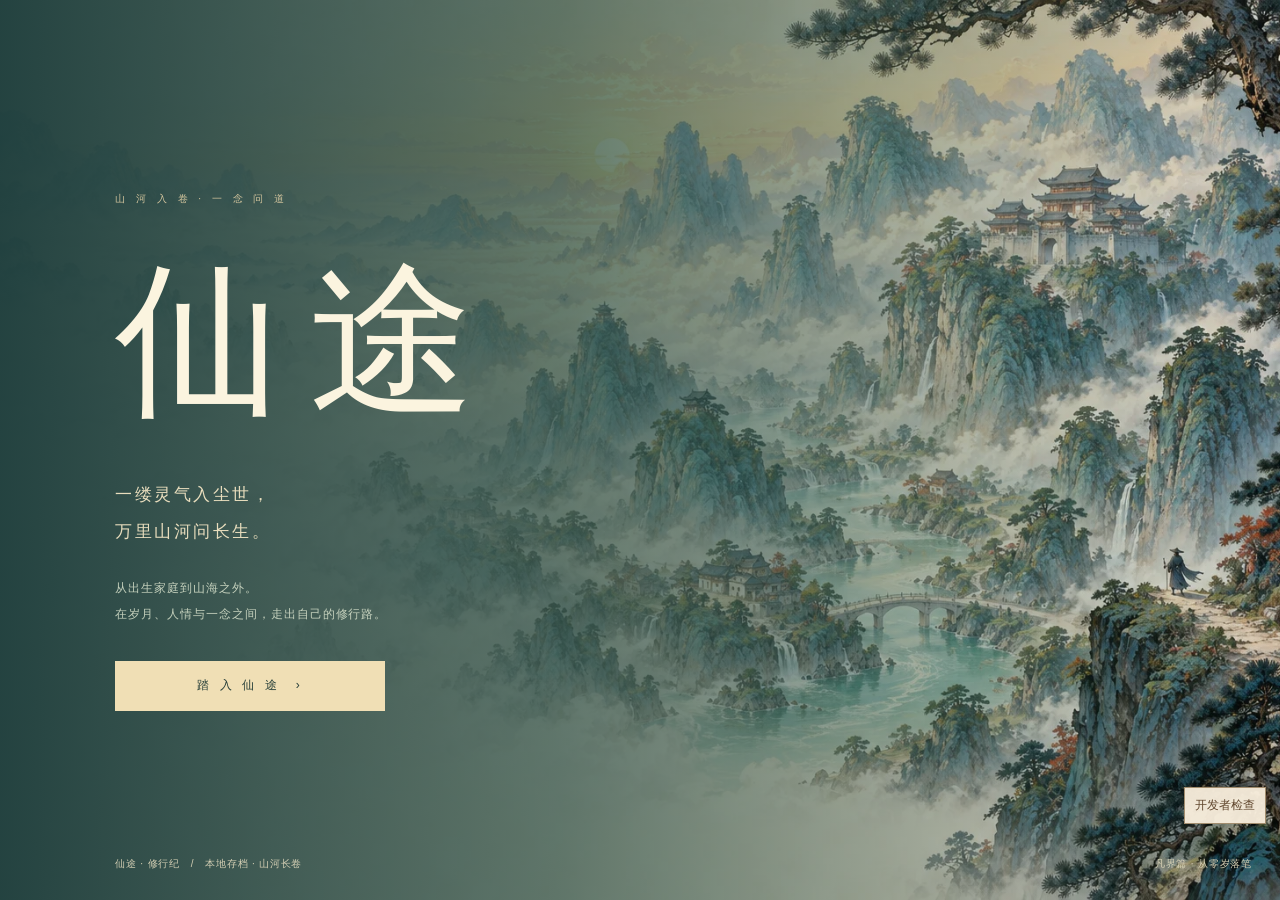
<file: prototype/index.html>
<!DOCTYPE html>
<html lang="zh-CN">
<head>
<meta charset="utf-8">
<meta name="viewport" content="width=device-width,initial-scale=1,viewport-fit=cover">
<title>《仙途》</title>
<style>
:root{
  /* 墨夜青绿：深青打底，青玉为主，朱砂为警，旧金退到最末 */
  --ink:#05090a;
  --panel:#0c1417;
  --panel2:#101d21;
  --line:#18262b;
  --line2:#243a41;
  --jade:#82b9a7;
  --jade-dim:#4f7d70;
  --jade-soft:rgba(130,185,167,.09);
  --gold:#b9a67e;
  --gold-dim:#6d6047;
  --paper:#dde7e4;
  --dim:#87999c;
  --blood:#b8503f;
  --amber:#c08a4a;
}
*{box-sizing:border-box;margin:0;padding:0}
html,body{height:100%}
body{
  background:
    radial-gradient(ellipse 130% 90% at 50% -30%,#16282e 0%,#0a1316 40%,#040809 100%);
  color:var(--paper);
  font-family:"Noto Serif SC","Source Han Serif SC","Songti SC","STSong",serif;
  font-size:15.5px;line-height:2;
  overflow:hidden;
  -webkit-text-size-adjust:100%;
  -webkit-font-smoothing:antialiased;
  text-rendering:optimizeLegibility;
}
body::before{
  content:'';position:fixed;inset:0;pointer-events:none;z-index:0;
  background:
    radial-gradient(circle at 8% 12%,rgba(130,185,167,.05) 0%,transparent 38%),
    radial-gradient(circle at 92% 88%,rgba(130,185,167,.035) 0%,transparent 40%);
}
.frame{
  position:relative;z-index:1;
  height:100vh;height:100dvh;max-width:1080px;margin:0 auto;
  display:grid;grid-template-rows:auto 1fr auto;
  padding:0 22px;
}

/* ---------- HUD ---------- */
.hud{
  position:relative;
  display:flex;align-items:center;justify-content:space-between;gap:24px;
  padding:18px 2px 15px;border-bottom:1px solid var(--line);
}
.hud::before{
  content:'';position:absolute;top:0;left:0;right:0;height:1px;
  background:linear-gradient(90deg,transparent 0%,rgba(130,185,167,.34) 50%,transparent 100%);
}
.hud-left{display:flex;flex-direction:column;gap:9px;min-width:0;flex:1}
.name-row{display:flex;align-items:baseline;gap:12px;flex-wrap:wrap}
.name{font-size:19px;letter-spacing:.16em;color:var(--paper)}
.tag{
  font-size:10.5px;letter-spacing:.12em;color:var(--dim);
  border:1px solid var(--line2);padding:1px 7px;
}
.tag.root{color:var(--jade);border-color:#2b4a43;background:var(--jade-soft)}
.tag.gold{color:var(--gold);border-color:#4a3f28;background:rgba(185,166,126,.07)}
.tag.dull{color:#7d8f92;border-color:#22343a;background:none}
.tag.warn{color:var(--amber);border-color:#4a3820}
.realm-row{display:flex;align-items:center;gap:12px}
.realm{font-size:12.5px;letter-spacing:.14em;color:var(--jade);white-space:nowrap}
.bar{
  position:relative;flex:1;max-width:300px;height:4px;
  background:#0a1518;border:1px solid var(--line2);overflow:hidden;
}
.bar-fill{
  height:100%;width:0;
  background:linear-gradient(90deg,#33605a,#82b9a7);
  box-shadow:0 0 10px rgba(130,185,167,.42);
  transition:width .35s ease;
}
.bar-text{font-size:11px;color:var(--dim);font-variant-numeric:tabular-nums;white-space:nowrap}
.hud-right{display:flex;gap:26px;flex-shrink:0}
.stat{display:flex;flex-direction:column;align-items:flex-end;line-height:1.4}
.stat .k{font-size:9.5px;letter-spacing:.2em;color:var(--dim)}
.stat .v{font-size:17px;font-variant-numeric:tabular-nums;letter-spacing:.04em;color:var(--paper)}
.stat .v.warn{color:var(--amber)}
.stat .v.danger{color:var(--blood)}

/* ---------- STAGE ---------- */
.stage{
  display:grid;grid-template-columns:1fr 296px;gap:0;
  min-height:0;overflow:hidden;
}
.scene{
  display:flex;flex-direction:column;min-height:0;
  padding:28px 34px 18px 2px;overflow-y:auto;
}
.scene::-webkit-scrollbar,.log-body::-webkit-scrollbar{width:3px}
.scene::-webkit-scrollbar-thumb,.log-body::-webkit-scrollbar-thumb{background:#243a41}
.scene-head{
  position:relative;
  font-size:10.5px;letter-spacing:.3em;color:var(--jade-dim);
  margin-bottom:22px;padding-bottom:14px;
}
.scene-head::after{
  content:'';position:absolute;left:0;bottom:0;width:46px;height:1px;
  background:linear-gradient(90deg,var(--jade-dim),transparent);
}
.scene-text{font-size:17px;line-height:2.2;color:var(--paper);white-space:pre-wrap;letter-spacing:.02em}
.scene-text .em{color:var(--jade)}
.scene-text .bad{color:var(--blood)}
.scene-text .good{color:var(--jade)}
.scene-text .mute{color:var(--dim)}
.scene-sub{
  margin-top:24px;padding-top:18px;border-top:1px solid var(--line);
  font-size:12.5px;color:var(--dim);line-height:2;
}
.scene-sub .bad{color:var(--blood)}
.scene-sub .good{color:var(--jade)}
.scene-sub .warn{color:var(--amber)}

.stat-panel{
  margin-top:34px;border:1px solid var(--line);
  background:rgba(9,16,19,.55);padding:17px 19px;
}
.stat-panel .hd{
  display:flex;justify-content:space-between;align-items:baseline;
  font-size:11.5px;color:var(--dim);letter-spacing:.1em;margin-bottom:11px;
}
.stat-panel .hd b{color:var(--paper);font-weight:normal;font-variant-numeric:tabular-nums}
.stat-panel .bar{max-width:none;height:5px;margin-bottom:13px}
.stat-panel .calc{font-size:12.5px;color:var(--dim);line-height:2}
.stat-panel .calc b{color:var(--jade);font-weight:normal;font-variant-numeric:tabular-nums}
.stat-panel .calc .amber{color:var(--amber)}
.stat-panel .calc .row{display:flex;gap:0}
.stat-panel .calc .sep{color:#3c4f54;margin:0 10px}

/* ---------- CHOICES ---------- */
.choices{display:flex;flex-direction:column;gap:8px;margin-top:26px}
.choice{
  display:flex;align-items:flex-start;gap:12px;
  width:100%;text-align:left;
  background:rgba(10,18,21,.7);
  border:1px solid var(--line2);
  border-left:2px solid transparent;
  color:var(--paper);font-family:inherit;font-size:14px;line-height:1.8;
  padding:12px 16px;cursor:pointer;
  transition:border-color .2s,background .2s,transform .14s;
}
.choice:hover{
  border-color:var(--line2);
  border-left-color:var(--jade);
  background:rgba(16,32,36,.92);
  transform:translateX(3px);
}
.choice:disabled{opacity:.34;cursor:not-allowed;transform:none}
.choice .num{
  font-size:10.5px;color:var(--jade-dim);letter-spacing:.1em;
  padding-top:4px;min-width:14px;
}
.choice .body{flex:1}
.choice .hint{
  display:block;font-size:11.5px;color:var(--dim);margin-top:4px;letter-spacing:.02em;
}
.choice .cost{color:var(--amber);font-size:11.5px}

/* ---------- LOG ---------- */
.log{
  border-left:1px solid var(--line);
  display:flex;flex-direction:column;min-height:0;
  padding:28px 0 18px 22px;
}
.log-title{
  font-size:10.5px;letter-spacing:.3em;color:var(--jade-dim);margin-bottom:16px;
}
.log-body{
  flex:1;overflow-y:auto;padding-right:8px;
  font-size:12px;line-height:2;color:var(--dim);
}
.log-body p{margin-bottom:7px}
.log-body .y{color:#4f6064;font-variant-numeric:tabular-nums}
.log-body .hi{color:var(--paper)}
.log-body .up{color:var(--jade)}
.log-body .dn{color:var(--blood)}

.log-head{
  display:flex;align-items:center;justify-content:space-between;
  margin-bottom:16px;
}
.log-head .log-title{margin-bottom:0}
/* 抽屉开合只在窄屏出现；宽屏的左栏本来就在，不用开关 */
.log-close{display:none}
.log-open{display:none}
.drawer-veil{display:none}

/* ---------- ACTIONS ---------- */
.actions{
  display:flex;gap:9px;align-items:center;flex-wrap:wrap;
  padding:16px 2px 22px;border-top:1px solid var(--line);
}
.act{
  position:relative;
  background:transparent;border:1px solid var(--line2);color:var(--paper);
  font-family:inherit;font-size:13.5px;letter-spacing:.09em;
  padding:9px 20px;cursor:pointer;
  transition:all .2s;
}
.act:hover:not(:disabled){
  border-color:var(--jade-dim);color:var(--jade);
  background:var(--jade-soft);
}
.act:disabled{opacity:.26;cursor:not-allowed}
.act.primary{border-color:#2f554c;color:var(--jade);background:rgba(130,185,167,.045)}
.act.primary:hover:not(:disabled){background:rgba(130,185,167,.12);border-color:var(--jade)}
.act.solid{
  background:linear-gradient(180deg,#93c9b6,#6da392);
  border-color:transparent;color:#06100e;font-weight:500;
  letter-spacing:.24em;
}
.act.solid:hover:not(:disabled){
  background:linear-gradient(180deg,#a5d8c6,#7cb2a0);color:#06100e;border-color:transparent;
}
.act.ghost{border-color:transparent;color:var(--dim);font-size:12.5px;padding:9px 12px}
.act.ghost:hover{border-color:var(--line2);color:var(--paper);background:none}
.actions .spacer{flex:1}

/* 触屏没有悬停，按下要当场看见回话 */
.choice:active{background:rgba(18,34,38,.95);border-left-color:var(--jade)}
.act:active:not(:disabled){border-color:var(--jade-dim);color:var(--jade);background:var(--jade-soft)}
.opt:active{background:rgba(16,30,34,.95)}

/* ---------- MODAL ---------- */
.overlay{
  position:fixed;inset:0;z-index:40;
  background:rgba(3,6,7,.88);backdrop-filter:blur(4px);
  display:flex;align-items:center;justify-content:center;padding:24px;
}
 .overlay.hidden{display:none}
/* 第十五批：地图作为独立主页面展示，而非普通居中弹窗 */
.overlay.map-overlay{padding:0;align-items:stretch;justify-content:stretch;background:rgba(3,7,8,.97);backdrop-filter:blur(8px)}
.modal.map-page{width:100%;max-width:none;height:100vh;height:100dvh;max-height:none;overflow-y:auto;box-sizing:border-box;padding:clamp(16px,3vw,34px);border:0;background:radial-gradient(ellipse at 50% 0%,#12262a 0%,#091114 58%);box-shadow:none;-webkit-overflow-scrolling:touch}
.modal.map-page::before{position:fixed;top:0}
.map-page-head{display:flex;align-items:flex-start;justify-content:space-between;gap:16px;padding-bottom:16px;border-bottom:1px solid var(--line);margin-bottom:16px}
.map-page-head h3{font-size:19px;letter-spacing:.3em;margin:0 0 6px}
.map-page-head p{font-size:12px;color:var(--dim);line-height:1.7;margin:0}
.map-page-close{flex-shrink:0;border:1px solid var(--line2);background:#0c171a;color:var(--jade);padding:9px 14px;cursor:pointer}
.map-statusbar{display:grid;grid-template-columns:repeat(4,minmax(0,1fr));gap:8px;margin:14px 0 18px}
.map-statusbar>div{min-width:0;border:1px solid var(--line);background:rgba(12,25,29,.75);padding:10px 12px}
.map-statusbar small{display:block;color:var(--jade-dim);font-size:10px;letter-spacing:.12em;margin-bottom:5px}
.map-statusbar b{display:block;color:var(--paper);font-size:13px;font-weight:normal;overflow-wrap:anywhere}
.map-page .mapwrap{max-width:100%;margin:0 auto}
.map-page .mapwrap svg{max-height:58vh}
.map-page .world-census{margin-top:18px}
.map-page .modal-actions{position:sticky;bottom:-1px;background:linear-gradient(180deg,rgba(9,17,20,.82),#091114);padding:12px 0 4px;margin-top:12px}
@media(max-width:620px){.modal.map-page{padding:16px 14px calc(16px + env(safe-area-inset-bottom))}.map-page-head h3{font-size:17px}.map-statusbar{grid-template-columns:repeat(2,minmax(0,1fr))}.map-page .mapwrap svg{max-height:none}.map-page .modal-actions{position:static}}
.modal{
  position:relative;
  width:100%;max-width:520px;
  background:linear-gradient(180deg,#0e1a1e,#091114);
  border:1px solid var(--line2);
  padding:28px 30px;
  box-shadow:0 28px 90px rgba(0,0,0,.8);
}
.modal::before{
  content:'';position:absolute;top:-1px;left:0;right:0;height:1px;
  background:linear-gradient(90deg,transparent,rgba(130,185,167,.5),transparent);
}
.modal h3{
  font-size:16px;letter-spacing:.2em;color:var(--jade);font-weight:normal;
  margin-bottom:8px;
}
.modal .sub{font-size:12.5px;color:var(--dim);margin-bottom:20px;line-height:1.95;white-space:pre-wrap}
.modal .stats{display:flex;gap:26px;flex-wrap:wrap;margin:-6px 0 14px;font-size:11.5px;color:var(--paper);letter-spacing:.04em}
.modal .stats b{display:block;font-size:10px;letter-spacing:.22em;color:var(--jade-dim);font-weight:normal;margin-bottom:4px}
.modal .sect{font-size:10.5px;letter-spacing:.26em;color:var(--jade-dim);margin:20px 0 7px}
.modal .saying{font-size:12px;line-height:1.92;color:var(--paper)}
.modal .saying.done{color:#43545699}
.slider-row{display:flex;align-items:center;gap:16px;margin:22px 0}
.slider-row input[type=range]{
  flex:1;-webkit-appearance:none;height:2px;background:var(--line2);outline:none;
}
.slider-row input[type=range]::-webkit-slider-thumb{
  -webkit-appearance:none;width:13px;height:13px;background:var(--jade);
  border-radius:50%;cursor:pointer;box-shadow:0 0 8px rgba(130,185,167,.6);
}
.slider-val{
  font-size:22px;color:var(--jade);min-width:78px;text-align:right;
  font-variant-numeric:tabular-nums;
}
.preview{
  border:1px solid var(--line);background:rgba(8,14,16,.6);
  padding:10px 14px;font-size:12.5px;
  color:var(--dim);line-height:1.95;
}
.preview b{color:var(--paper);font-weight:normal}
.preview .good{color:var(--jade)}
.preview .bad{color:var(--blood)}
.preview .amber{color:var(--amber)}
.modal-actions{display:flex;gap:10px;justify-content:flex-end;margin-top:22px}

/* ---------- MAP ---------- */
.maptabs{display:flex;gap:6px;margin-bottom:16px}
.maptabs button{
  flex:1;background:none;border:1px solid var(--line2);color:var(--dim);
  font-family:inherit;font-size:12px;letter-spacing:.12em;padding:7px 0;cursor:pointer;
}
.maptabs button.on{color:var(--jade);border-color:#2b4a43;background:var(--jade-soft)}
.mapcrumb{display:flex;align-items:center;gap:6px;font-size:11.5px;letter-spacing:.08em;color:var(--dim);margin-bottom:12px}
.mapcrumb a{color:var(--jade-dim);text-decoration:none;cursor:pointer}
.mapcrumb a:hover{color:var(--jade)}
.mapcrumb .sep{color:#3a4a4e}
.mapcrumb .on{color:var(--paper)}
.mapswitch{display:flex;gap:6px;margin-top:12px}
.mapswitch button{flex:1;background:none;border:1px solid var(--line2);color:var(--dim);font-family:inherit;font-size:11px;letter-spacing:.1em;padding:6px 0;cursor:pointer}
.mapswitch button.on{color:var(--jade);border-color:#2b4a43;background:var(--jade-soft)}
.mapstate{cursor:pointer}
.mapstate text{pointer-events:none}
.mapstate:hover text{fill:var(--jade)}
.maplocal{cursor:pointer}
.maplocal text{pointer-events:none}
.maplocal:hover text{fill:var(--jade)}
.mapwrap{position:relative;overflow:hidden;border:1px solid var(--line);background:#070d0f}
.mapwrap svg{display:block;width:100%;height:auto}
.maplegend{display:flex;gap:16px;flex-wrap:wrap;margin-top:12px;font-size:11px;color:var(--dim);letter-spacing:.04em}
.maplegend .mk{display:inline-flex;align-items:center;gap:6px}
.maplegend .dot{width:9px;height:9px;border-radius:50%;display:inline-block}
.maplegend .dot.here{background:var(--jade);box-shadow:0 0 0 3px rgba(130,185,167,.18)}
.maplegend .dot.been{background:#5d7f74}
.maplegend .dot.heard{background:none;border:1.5px dashed #4f7d70}
.maplegend .dot.locked{background:#22343a}
.mapnode{cursor:pointer}
.mapnode text{pointer-events:none}
.mapnode rect{pointer-events:none}
.mapnode:hover .mplabel{fill:var(--jade)}
.mapnote{font-size:11px;color:var(--dim);margin-top:14px;line-height:1.85;letter-spacing:.02em}
.mapnote b{color:var(--paper);font-weight:normal}

/* ---------- START ---------- */
.start{width:100%;max-width:820px;margin:0 auto;padding:4px 0 24px;overflow-y:auto}
.start h1{
  position:relative;
  font-size:34px;letter-spacing:.5em;font-weight:normal;color:var(--paper);
  margin-bottom:10px;text-indent:.5em;padding-left:20px;
}
.start h1::before{
  content:'';position:absolute;left:0;top:8px;bottom:6px;width:2px;
  background:linear-gradient(180deg,var(--jade),transparent);
}
.start h1 em{
  font-style:normal;color:var(--jade);
}
.start .lead{font-size:13px;color:var(--dim);line-height:1.92;margin-bottom:14px;letter-spacing:.02em}
.start .lead b{color:var(--paper);font-weight:normal}
.field{margin-bottom:12px}
.field label{
  display:block;font-size:10.5px;letter-spacing:.26em;color:var(--jade-dim);
  margin-bottom:8px;
}
.field input{
  width:100%;background:#0a1316;border:1px solid var(--line2);color:var(--paper);
  font-family:inherit;font-size:15px;padding:9px 14px;outline:none;letter-spacing:.1em;
}
.field input:focus{border-color:var(--jade-dim);background:#0c171a}
.opts{display:grid;grid-template-columns:1fr 1fr;gap:8px}
.opt{
  position:relative;text-align:left;
  background:rgba(10,18,21,.72);border:1px solid var(--line2);
  color:var(--paper);font-family:inherit;padding:8px 13px;cursor:pointer;
  transition:all .18s;
}
.opt:hover{border-color:#2f4c52;background:rgba(14,26,30,.9)}
.opt.sel{border-color:var(--jade-dim);background:rgba(130,185,167,.11)}
.opt.sel::after{
  content:'';position:absolute;left:0;top:-1px;bottom:-1px;width:2px;background:var(--jade);
}
.opt .t{font-size:14.5px;letter-spacing:.08em;display:block;margin-bottom:2px;color:var(--paper)}
.opt.sel .t{color:var(--jade)}
.opt .d{font-size:11.5px;color:var(--dim);line-height:1.55;display:block}

/* ---------- 题 记 / 存 档 ---------- */
.epigraph{
  font-size:12.5px;color:var(--gold);letter-spacing:.22em;opacity:.72;
  margin:-2px 0 14px;padding-left:22px;
}
.start-links{display:flex;gap:18px;flex-wrap:wrap;padding-top:4px}
.start-links button{
  background:none;border:none;border-bottom:1px solid var(--line2);
  color:var(--dim);font-family:inherit;font-size:12px;letter-spacing:.14em;
  padding:3px 1px;cursor:pointer;transition:all .18s;
}
.start-links button:hover{color:var(--jade);border-color:var(--jade-dim)}
.start-links button.danger:hover{color:var(--blood);border-color:#5a2b24}
.slot{
  display:flex;align-items:center;gap:12px;
  padding:13px 0;border-bottom:1px solid var(--line);
}
.slot:last-of-type{border-bottom:none}
.slot .info{flex:1;min-width:0}
.slot .nm{font-size:12px;letter-spacing:.16em;color:var(--jade-dim);margin-bottom:3px}
.slot .nm.auto{color:var(--gold-dim)}
.slot .meta{font-size:11.5px;color:var(--paper);line-height:1.75;white-space:nowrap;overflow:hidden;text-overflow:ellipsis}
.slot .meta .dim{color:var(--dim)}
.slot .meta.empty{color:#4a5b5e;font-style:normal}
.slot .say{
  font-size:11.5px;color:var(--dim);line-height:1.8;margin-top:4px;
  padding-left:9px;border-left:1px solid var(--line2);
}
/* 打听来的事：有期限，所以不能和「据说」一样灰。
   它是这一屏上唯一会过期的字，理应比别的字亮一点。 */
.slot .say.news{color:var(--jade);border-left-color:var(--jade-dim)}
.slot .ops{display:flex;gap:5px;flex:0 0 auto}
.mini{
  background:transparent;border:1px solid var(--line2);color:var(--dim);
  font-family:inherit;font-size:11.5px;letter-spacing:.1em;
  padding:5px 10px;cursor:pointer;transition:all .18s;
}
.mini:hover:not(:disabled){border-color:var(--jade-dim);color:var(--jade)}
.mini.danger:hover:not(:disabled){border-color:#5a2b24;color:var(--blood)}
.mini:disabled{opacity:.22;cursor:not-allowed}

/* 分区条：地点内部的结构（放置江湖式）。点一处，站到那一处。 */
.spots{display:flex;flex-wrap:wrap;gap:6px;margin:4px 0 8px}
.spots .spot{font-size:11.5px;padding:6px 12px;letter-spacing:.08em}
.spots .spot.on{border-color:var(--jade);color:var(--jade);background:var(--jade-soft)}
.spots .spot .spottag{font-size:9px;color:var(--dim);letter-spacing:0;margin-left:6px;opacity:.85}
.spots .spot.on .spottag{color:var(--jade)}
.spotnote{font-size:12px;color:var(--dim);line-height:1.8;margin-top:2px}

/* ---------- PROLOGUE ---------- */
.prologue{width:100%;max-width:720px;margin:0 auto;padding:6px 0 40px}
.pro-kicker{font-size:10.5px;letter-spacing:.34em;color:var(--jade-dim);margin-bottom:26px}
.pro-num{
  font-size:46px;color:var(--jade);letter-spacing:.04em;
  font-variant-numeric:tabular-nums;line-height:1;margin-bottom:6px;
}
.pro-num small{font-size:12px;color:var(--dim);letter-spacing:.22em;margin-left:10px;vertical-align:middle}
.pro-body{
  font-size:15.5px;line-height:2.2;color:var(--paper);white-space:pre-wrap;margin:24px 0 0;
}
.pro-meta{
  font-size:12px;color:var(--dim);line-height:2.05;
  border-left:1px solid var(--line2);padding-left:15px;margin:26px 0 0;
}
.pro-meta b{color:var(--paper);font-weight:normal}
.pro-meta .g{color:var(--jade)}

/* ---------- ATTR PANEL ---------- */
.attr-grid{
  display:grid;grid-template-columns:repeat(4,1fr);gap:1px;
  background:var(--line);border:1px solid var(--line);margin:16px 0 18px;
}
.attr-cell{background:var(--panel);padding:13px 8px;text-align:center}
.attr-cell .k{font-size:9.5px;letter-spacing:.2em;color:var(--dim);display:block;margin-bottom:7px}
.attr-cell .v{font-size:21px;color:var(--paper);font-variant-numeric:tabular-nums;display:block;line-height:1}

body.wide .hud,body.wide .actions{display:none}
body.wide .stage{grid-template-columns:1fr}
body.wide .log{display:none}

/* ---------- END ---------- */
.end-wrap{width:100%;max-width:640px;margin:0 auto;padding:40px 0}
.end-title{font-size:26px;letter-spacing:.34em;color:var(--paper);margin-bottom:10px}
.end-title.win{color:var(--jade)}
.end-sub{font-size:12px;color:var(--dim);margin-bottom:32px;letter-spacing:.12em}
.ledger{border-top:1px solid var(--line);margin-bottom:28px}
.ledger-row{
  display:flex;justify-content:space-between;padding:10px 0;
  border-bottom:1px solid var(--line);font-size:12.5px;
}
.ledger-row .k{color:var(--dim);letter-spacing:.12em}
.ledger-row .v{color:var(--paper);font-variant-numeric:tabular-nums}
.guide-grp{font-size:11px;color:var(--jade);letter-spacing:.18em;margin:14px 0 2px}
.guide-item{cursor:pointer;padding:9px 2px;border-bottom:1px solid var(--line)}
.guide-item .k{color:var(--dim);letter-spacing:.1em;font-size:12.5px}
.guide-item .gv{display:block;color:var(--paper);font-size:12.5px;line-height:1.9;margin-top:4px;white-space:pre-wrap}
.lg-foot{font-size:11px;color:var(--dim);letter-spacing:.04em;padding:2px 0 10px;border-bottom:1px solid var(--line)}
.end-text{font-size:14.5px;line-height:2.15;color:var(--paper);margin-bottom:28px;white-space:pre-wrap}

/* =========================================================
   窄屏（手机竖屏 · 矮屏横屏）
   一个容器：单列 · 数字折两行 · 弹层从底上推 · 修行录改抽屉
   ========================================================= */
@media (max-width:860px),(max-height:560px){
  body{font-size:16.5px}

  .frame{
    padding-left:calc(14px + env(safe-area-inset-left));
    padding-right:calc(14px + env(safe-area-inset-right));
  }

  /* 名号一行，数字一行 */
  .hud{flex-direction:column;align-items:stretch;gap:11px;
       padding:calc(8px + env(safe-area-inset-top)) 2px 12px}
  .hud-right{display:flex;width:100%;gap:10px}
  .stat{flex:1;align-items:flex-start}
  .name{font-size:18px}
  .realm-row{gap:9px}
  .bar{max-width:none}

  .stage{grid-template-columns:1fr}
  .scene{padding:16px 2px 12px}
  .scene-text{font-size:17.5px;line-height:2.1}
  .scene-sub{font-size:13px}

  /* 触控不小于 44 长 */
  .choice{font-size:15px;padding:14px;min-height:52px}
  .act{font-size:15px;padding:12px 18px;min-height:44px}
  .act.ghost{font-size:13.5px;padding:12px 14px}
  .actions{gap:8px;padding:12px 2px calc(14px + env(safe-area-inset-bottom))}
  .actions .spacer{display:none}
  .log-open{display:inline-block}

  .opts{grid-template-columns:1fr}
  .opt{min-height:52px;padding:11px 13px}
  .field input{font-size:16px;padding:12px 14px}
  .attr-grid{grid-template-columns:repeat(2,1fr)}

  .start h1{font-size:28px;padding-left:16px}
  .start .lead{font-size:14px}
  .start-links{gap:4px 18px}
  .start-links button{
    display:inline-flex;align-items:center;min-height:44px;
    border-bottom:none;text-decoration:underline;text-underline-offset:5px;
    padding:6px 2px;
  }
  .pro-body{font-size:16.5px;line-height:2.15}
  .end-title{font-size:24px}
  .end-text{font-size:15.5px}
  .ledger-row{font-size:13px;padding:12px 0}

  /* 弹层：不再居中，从底上推，占八成屏，里面自己滚 */
  .overlay{align-items:flex-end;padding:0}
  .modal{
    width:100%;max-width:none;max-height:80vh;overflow-y:auto;
    border-left:none;border-right:none;border-bottom:none;
    padding:22px 20px calc(20px + env(safe-area-inset-bottom));
    -webkit-overflow-scrolling:touch;
  }
  .modal h3{font-size:17px}
  .modal .sub{font-size:13.5px}
  .modal .stats{gap:20px}
  .modal-actions{justify-content:stretch}
  .modal-actions .act{flex:1}
  .slider-row input[type=range]{height:4px}
  .slider-row input[type=range]::-webkit-slider-thumb{width:24px;height:24px}
  .slider-val{font-size:24px;min-width:70px}

  .slot{padding:14px 0}
  .mini{min-height:40px;padding:9px 12px;font-size:12.5px}

  /* 修行录：右栏放不下，改抽屉，从右侧滑出 */
  .log{
    position:fixed;top:0;right:0;bottom:0;z-index:32;
    width:min(78vw,340px);
    padding:calc(20px + env(safe-area-inset-top)) 18px calc(18px + env(safe-area-inset-bottom));
    border-left:1px solid var(--line2);
    background:linear-gradient(180deg,#0e1a1e,#091114);
    box-shadow:-20px 0 60px rgba(0,0,0,.72);
    transform:translateX(102%);
    transition:transform .26s cubic-bezier(.4,0,.2,1);
  }
  body.drawer .log{transform:none}
  body:not(.drawer) .log{pointer-events:none}
  .log-title{font-size:11px}
  .log-body{font-size:13px}
  .log-close{
    display:inline-flex;align-items:center;
    background:none;border:1px solid var(--line2);color:var(--dim);
    font-family:inherit;font-size:12.5px;letter-spacing:.14em;
    min-height:40px;padding:0 14px;cursor:pointer;
  }
  .log-close:active{border-color:var(--jade-dim);color:var(--jade)}

  .drawer-veil{
    position:fixed;inset:0;z-index:31;
    background:rgba(3,6,7,.7);backdrop-filter:blur(2px);
  }
  body.drawer .drawer-veil{display:block}
}

/* 触屏没有悬停：别让上一次点过的地方留着位移与高亮 */
@media (hover:none){
  .choice:hover{transform:none;border-left-color:transparent;background:rgba(10,18,21,.7)}
  .act:hover:not(:disabled){border-color:var(--line2);color:var(--paper);background:transparent}
  .act.primary:hover:not(:disabled){border-color:#2f554c;color:var(--jade);background:rgba(130,185,167,.045)}
  .act.solid:hover:not(:disabled){background:linear-gradient(180deg,#93c9b6,#6da392);color:#06100e}
  .act.ghost:hover{border-color:transparent;color:var(--dim);background:none}
  .opt:hover{border-color:var(--line2);background:rgba(10,18,21,.72)}
  .mini:hover:not(:disabled){border-color:var(--line2);color:var(--dim)}
}

.world-census{margin-top:18px;border:1px solid var(--line);background:rgba(8,18,21,.72);padding:14px 14px 12px;color:var(--paper)}
.census-head{display:flex;justify-content:space-between;align-items:center;gap:8px;margin-bottom:12px;letter-spacing:.08em;font-size:12px}
.census-head span{font-size:10px;color:var(--dim);letter-spacing:.03em}
.scale-grid{display:grid;grid-template-columns:repeat(2,minmax(0,1fr));gap:7px}
.scale-grid>div{padding:9px;border:1px solid var(--line2);background:rgba(255,255,255,.015);min-width:0}
.scale-grid small,.scale-grid b{display:block}
.scale-grid small{font-size:10px;color:var(--dim);margin-bottom:4px}
.scale-grid b{font-size:12px;font-weight:500;line-height:1.6}
.census-note{font-size:11px;line-height:1.85;color:var(--dim);margin:11px 0}
.census-local{font-size:11px;line-height:1.8;padding:8px;background:rgba(130,185,167,.06);margin:8px 0 10px;color:var(--dim)}
.census-local b{color:var(--paper);font-weight:500}
.census-row{display:grid;grid-template-columns:54px 72px 1fr;gap:8px;align-items:start;border-top:1px solid rgba(100,130,132,.15);padding:7px 0;font-size:11px}
.census-row span{color:var(--jade)}.census-row b{font-weight:500;text-align:right;font-variant-numeric:tabular-nums}.census-row small{font-size:10px;color:var(--dim);line-height:1.55}
@media(max-width:420px){.census-row{grid-template-columns:48px 62px 1fr;gap:6px}.scale-grid b{font-size:11px}}


/* ===== 界面架构重整：五个主入口，手机底栏 / PC 居中工具栏 ===== */
.frame{padding-bottom:76px}
.primary-nav{
  position:fixed;z-index:30;left:50%;bottom:0;transform:translateX(-50%);
  width:min(1080px,100%);display:grid;grid-template-columns:repeat(5,minmax(0,1fr));
  padding:8px 18px calc(8px + env(safe-area-inset-bottom));
  background:linear-gradient(180deg,rgba(7,13,15,.94),rgba(4,8,9,.99));
  border-top:1px solid var(--line2);backdrop-filter:blur(16px);
}
.primary-nav::before{content:'';position:absolute;top:-1px;left:12%;right:12%;height:1px;background:linear-gradient(90deg,transparent,rgba(130,185,167,.3),transparent)}
.nav-tab{appearance:none;border:0;background:transparent;color:var(--dim);font:inherit;display:flex;flex-direction:column;align-items:center;justify-content:center;gap:1px;padding:4px 2px;min-height:48px;cursor:pointer;letter-spacing:.08em}
.nav-tab .nav-icon{font-family:system-ui,sans-serif;font-size:19px;line-height:1.25;opacity:.78}
.nav-tab .nav-label{font-size:10px;line-height:1.5}
.nav-tab.active{color:var(--jade)}
.nav-tab.active .nav-icon{opacity:1;text-shadow:0 0 12px rgba(130,185,167,.3)}
.nav-tab.active .nav-label{font-weight:600}
.nav-tab:active{background:rgba(130,185,167,.08)}
.nav-tab:focus-visible{outline:1px solid var(--jade-dim);outline-offset:-2px}
.nav-panel-title{font-size:10px;letter-spacing:.25em;color:var(--jade-dim);margin-bottom:8px}
.nav-card{border:1px solid var(--line2);background:rgba(8,16,18,.7);padding:12px 14px;margin:10px 0}
.nav-card h4{font-size:13px;font-weight:500;letter-spacing:.08em;color:var(--paper);margin-bottom:4px}
.nav-card p{font-size:12px;line-height:1.8;color:var(--dim)}
.nav-kv{display:grid;grid-template-columns:repeat(2,minmax(0,1fr));gap:8px;margin:12px 0}
.nav-kv>div{padding:10px;border:1px solid var(--line);background:rgba(130,185,167,.025)}
.nav-kv span{display:block;font-size:10px;color:var(--dim)}
.nav-kv b{font-size:16px;color:var(--paper);font-weight:500;font-variant-numeric:tabular-nums}
.nav-empty{font-size:12px;color:var(--dim);padding:12px 0}
@media(max-width:860px){
 .frame{padding-left:calc(14px + env(safe-area-inset-left));padding-right:calc(14px + env(safe-area-inset-right));padding-bottom:calc(78px + env(safe-area-inset-bottom))}
 .primary-nav{padding-left:calc(10px + env(safe-area-inset-left));padding-right:calc(10px + env(safe-area-inset-right));padding-bottom:calc(7px + env(safe-area-inset-bottom))}
 .nav-tab{min-height:47px}
 .nav-tab .nav-icon{font-size:20px}
 .nav-tab .nav-label{font-size:10px}
}
@media(min-width:861px){
 .primary-nav{width:min(720px,100%);bottom:14px;border:1px solid var(--line2);border-radius:3px;padding:5px 12px;background:rgba(5,10,12,.9);box-shadow:0 12px 40px rgba(0,0,0,.35)}
 .frame{padding-bottom:90px}
 .nav-tab{flex-direction:row;gap:8px;min-height:38px}
 .nav-tab .nav-icon{font-size:16px}
 .nav-tab .nav-label{font-size:11px}
}
body.start-screen .primary-nav{display:none}
body.start-screen .frame{padding-bottom:0}
body.start-screen .scene{padding-bottom:30px}
body.start-screen .actions{display:none}


/* 第28批：应用式布局、地图视觉重整与设置面板 */
:root{--ui-scale:1;--app-bg:#081113;--card-bg:rgba(15,29,32,.88);--accent:#a6d8c4;--map-land:#18312f;--map-river:#4b8b8c;}
body{font-size:calc(15px * var(--ui-scale));background:radial-gradient(ellipse at 50% -20%,#1b3939 0%,#0a1719 48%,#050a0c 100%);}
.frame{max-width:1440px;padding:0 clamp(12px,2.2vw,32px);}
.hud{padding:12px 8px 12px;gap:16px;background:linear-gradient(180deg,rgba(13,28,31,.75),rgba(8,16,18,.3));}
.name{font-size:clamp(17px,1.4vw,22px);font-weight:600;letter-spacing:.12em}
.stage{grid-template-columns:minmax(0,1fr) clamp(250px,23vw,330px);}
.scene{padding:clamp(18px,2.5vw,36px) clamp(14px,2.8vw,38px) 24px 10px;}
.log{padding:24px 0 18px 18px;background:linear-gradient(90deg,transparent,rgba(14,27,30,.35));}
.stat-panel,.choice,.map-statusbar>div{border-radius:10px;background:var(--card-bg);border-color:#294448;}
.choice{border-left-width:3px;border-radius:9px;padding:13px 16px;}
.act,.map-page-close,.mini,.opt{border-radius:8px;}
.act{padding:9px 15px;letter-spacing:.04em;}
.actions{gap:8px;padding:12px 2px calc(14px + env(safe-area-inset-bottom));}
#btnSettings{color:#b6c9c4;border-color:#344c4e;}
/* 地图不再只是散落图形：分层卡片、地貌底板、地点图例与明确的层级操作 */
.modal.map-page{background:radial-gradient(ellipse at 50% 0%,#183433 0%,#0b1719 55%,#071012 100%);}
.map-page-head{align-items:center;position:sticky;top:-1px;z-index:5;background:rgba(8,18,20,.92);backdrop-filter:blur(12px);padding:12px 0;border-bottom:1px solid #2b4848;}
.map-page-head h3{font-size:clamp(18px,2vw,26px);letter-spacing:.16em;color:#d8e8df;}
.map-page-head p{max-width:680px;}
.mapcrumb{display:flex;align-items:center;gap:8px;flex-wrap:wrap;padding:9px 12px;margin:12px 0;border:1px solid #294447;border-radius:9px;background:rgba(14,31,32,.72);font-size:12px;}
.mapcrumb a{color:#a7d5c1;text-decoration:none;padding:2px 5px;}
.mapcrumb .on{color:#f0d6a2;}
.mapwrap{position:relative;isolation:isolate;overflow:hidden;border:1px solid #315352;border-radius:16px;padding:clamp(10px,2vw,22px);background:radial-gradient(ellipse at 50% 40%,rgba(49,100,84,.28),transparent 58%),linear-gradient(145deg,#102526,#0b171a 70%);box-shadow:inset 0 0 50px rgba(0,0,0,.25),0 16px 40px rgba(0,0,0,.16);}
.mapwrap:before{content:"";position:absolute;inset:0;z-index:-1;opacity:.18;background-image:linear-gradient(rgba(136,181,156,.15) 1px,transparent 1px),linear-gradient(90deg,rgba(136,181,156,.15) 1px,transparent 1px);background-size:32px 32px;mask-image:linear-gradient(transparent,#000 15%,#000 85%,transparent);}
.mapwrap svg{width:100%;height:auto;max-height:68vh;filter:drop-shadow(0 8px 12px rgba(0,0,0,.22));}
.mapwrap svg text{font-family:"Noto Serif SC","Songti SC",serif;paint-order:stroke;stroke:#0b1718;stroke-width:2px;stroke-linejoin:round;}
.mapwrap svg .mapstate,.mapwrap svg [data-state],.mapwrap svg [data-place]{cursor:pointer;transition:filter .18s,opacity .18s;}
.mapwrap svg .mapstate:hover,.mapwrap svg [data-state]:hover,.mapwrap svg [data-place]:hover{filter:brightness(1.35) drop-shadow(0 0 5px #8dcdb1);}
.mapswitch{display:flex;gap:8px;flex-wrap:wrap;margin:14px 0;}
.mapswitch .mini{padding:8px 15px;background:#102325;border:1px solid #315252;color:#adc6bc;}
.mapswitch .mini.on{background:#254c43;border-color:#8dc4a9;color:#e2f4e9;}
.mapnote{border-left:3px solid #b99c63;background:rgba(105,82,42,.12);padding:10px 14px;border-radius:0 8px 8px 0;color:#b5c3b8;font-size:12px;line-height:1.8;margin:12px 0;}
.map-statusbar{gap:10px;}
.map-statusbar>div{padding:12px 14px;}
.map-page .modal-actions{border-top:1px solid #294344;}
.settings-panel{position:fixed;inset:0;z-index:100;background:rgba(2,7,8,.78);backdrop-filter:blur(10px);display:flex;align-items:center;justify-content:center;padding:18px;}
.settings-panel[hidden]{display:none!important}
.settings-card{width:min(620px,100%);max-height:min(86dvh,780px);overflow:auto;border:1px solid #345454;border-radius:18px;background:linear-gradient(145deg,#14292a,#091416 80%);box-shadow:0 24px 90px #0009;padding:clamp(18px,4vw,30px);}
.settings-title{display:flex;justify-content:space-between;gap:16px;align-items:center;margin-bottom:8px;}
.settings-title h2{font-size:21px;letter-spacing:.12em;color:#dcebe3;}
.settings-intro{font-size:12px;color:var(--dim);margin-bottom:20px;}
.settings-row{display:flex;align-items:center;justify-content:space-between;gap:18px;padding:14px 0;border-bottom:1px solid #263d40;}
.settings-row label{display:block;font-size:14px;color:#d4e1dc;}
.settings-row small{display:block;font-size:11px;color:#809894;line-height:1.6;margin-top:3px;}
.settings-row select,.settings-row input[type=range]{width:min(190px,45%);accent-color:#8fc8ad;}
.settings-row select{background:#0b191b;border:1px solid #355254;border-radius:7px;color:#dcebe3;padding:8px;}
.settings-foot{display:flex;gap:8px;justify-content:flex-end;flex-wrap:wrap;padding-top:18px;}
.settings-chip{font-size:11px;color:#9bb9ad;background:#132a29;border:1px solid #294846;border-radius:999px;padding:4px 9px;}
@media(min-width:1100px){.frame{box-shadow:0 0 0 1px rgba(137,188,166,.06),0 0 90px #0004}.scene{padding-top:34px}.scene-text{max-width:850px;font-size:18px}}
@media(max-width:760px){
 body{font-size:14px;overflow:hidden}.frame{padding:0 12px;grid-template-rows:auto minmax(0,1fr) auto;}
 .hud{padding:10px 2px;gap:8px}.hud-left{gap:5px}.name-row{gap:7px}.name{font-size:16px}.hud-right{gap:10px}.stat .v{font-size:14px}.stat .k{font-size:8px}.realm-row{gap:7px}.realm{font-size:11px}.bar{max-width:100px}
 .stage{display:block;position:relative;min-height:0}.scene{height:100%;padding:18px 2px 18px;overflow-y:auto}.scene-head{margin-bottom:15px}.scene-text{font-size:15px;line-height:2}.scene-sub{margin-top:16px;padding-top:12px}
 .log{display:none}.actions{gap:7px;padding:10px 0 calc(10px + env(safe-area-inset-bottom));max-height:28dvh;overflow-y:auto;align-content:flex-start}.actions .act{font-size:12px;padding:9px 11px;min-height:40px}.actions .spacer{display:none}
 .map-page-head{position:relative;top:auto;align-items:flex-start}.map-page-head h3{letter-spacing:.08em}.map-page-head p{font-size:11px}.map-page-close{padding:8px 10px;font-size:12px}.map-statusbar{gap:7px}.map-statusbar>div{padding:9px 10px}.map-statusbar b{font-size:12px}.mapwrap{border-radius:12px;padding:8px}.mapwrap svg{max-height:none;min-height:240px}.mapcrumb{margin:8px 0}.settings-panel{padding:10px;align-items:flex-end}.settings-card{border-radius:18px 18px 12px 12px;max-height:88dvh;padding:20px 17px calc(18px + env(safe-area-inset-bottom))}.settings-row{gap:10px}.settings-row select,.settings-row input[type=range]{width:42%}
}
@media(prefers-reduced-motion:reduce){*,*:before,*:after{scroll-behavior:auto!important;transition:none!important;animation:none!important}}
body.ui-compact .scene{padding-top:16px}body.ui-compact .scene-text{line-height:1.8}body.ui-compact .choice{padding:9px 12px}body.ui-large{--ui-scale:1.1}


/* 第29批：原创古风文字手游视觉重制，借鉴竖屏文字RPG的信息层级，不复刻任何具体游戏素材 */
:root{
 --ink:#211d17;--panel:#f3ead8;--panel2:#e8dcc4;--line:#c8b895;--line2:#ad9871;
 --jade:#476b55;--jade-dim:#71836b;--jade-soft:rgba(71,107,85,.10);
 --gold:#9a7136;--gold-dim:#c5a66a;--paper:#332a20;--dim:#796d5c;--blood:#a34436;--amber:#a66c26;
 --ui-scale:1;--app-bg:#e9dfca;--card-bg:rgba(255,250,238,.88);--accent:#476b55;--map-land:#c5c29d;--map-river:#7da9a4;
}
html,body{background:#d8ccb4;color:var(--paper)}
body{background:radial-gradient(ellipse at 50% 0%,#f5eedf 0%,#e9dfca 48%,#d4c5a7 100%);font-family:"Noto Serif SC","Songti SC","STSong",serif;color:var(--paper)}
body::before{opacity:.45;background-image:repeating-linear-gradient(0deg,rgba(104,79,43,.025) 0,rgba(104,79,43,.025) 1px,transparent 1px,transparent 5px),radial-gradient(ellipse at 15% 10%,rgba(255,255,255,.45),transparent 38%);}
.frame{max-width:1180px;padding-left:clamp(12px,2.2vw,28px);padding-right:clamp(12px,2.2vw,28px)}
.hud{border-bottom:1px solid #b9a57e;background:linear-gradient(180deg,rgba(250,245,232,.95),rgba(241,231,211,.86));padding:12px 16px;border-radius:0 0 12px 12px;box-shadow:0 4px 14px rgba(71,52,26,.08)}
.hud::before{background:linear-gradient(90deg,transparent,#b28b4e,transparent);height:2px}
.name{font-size:clamp(17px,2vw,22px);letter-spacing:.12em;color:#2c3328;font-weight:600}
.tag{border-radius:3px;border-color:#c6b38c;color:#75684f;background:rgba(255,251,239,.55)}
.tag.root{color:#3e694d;border-color:#91a78b;background:#e0e8d7}.tag.gold{color:#8d682d;border-color:#d0b47c;background:#f5e8c9}
.realm{color:#41694f}.bar{background:#d9ceb8;border:1px solid #b6a37e;border-radius:99px;height:6px}.bar-fill{background:linear-gradient(90deg,#8ca17a,#426c4e);box-shadow:none;border-radius:99px}
.hud-right{gap:clamp(10px,2vw,26px)}.stat .k{color:#897a60;letter-spacing:.12em}.stat .v{color:#342a1e}.stat .v.warn{color:#a66c26}.stat .v.danger{color:#a34436}
.stage{gap:16px;padding-top:14px}.scene{padding:20px clamp(10px,2.5vw,32px) 22px 8px;scrollbar-color:#c2b18f transparent}
.scene-head{border-bottom:1px solid #c9b895;padding:0 0 13px;margin-bottom:18px;position:relative}
.scene-head::after{height:2px;width:70px;left:0;bottom:-1px;background:linear-gradient(90deg,#a77a37,transparent)}
.scene-head h2,.scene-title{color:#342a1e;letter-spacing:.12em}
.scene-text{color:#403529;line-height:2.05;font-size:clamp(15px,1.35vw,17px)}
.scene-text .em,.scene-text .good,.scene-sub .good{color:#3f7651}.scene-text .bad,.scene-sub .bad{color:#a34436}.scene-text .mute{color:#8b7c65}
.scene-sub{border-top:1px dashed #c4b18d;color:#71634f;padding-top:14px;margin-top:18px}
.stat-panel,.nav-card,.settings-card{background:linear-gradient(145deg,#fff9ec,#eee2ca)!important;border:1px solid #c8b58d!important;border-radius:8px!important;box-shadow:0 5px 14px rgba(82,59,28,.07)}
.stat-panel{padding:15px 17px}.stat-panel .hd{color:#5a4a34}.stat-panel .hd b{color:#2f5d40}.stat-panel .bar{background:#ddd0b5;border-color:#c5b18a}.stat-panel .bar-fill{background:linear-gradient(90deg,#9bb58a,#4d7652)}.stat-panel .calc{color:#766851}.stat-panel .calc b{color:#3f7651}.stat-panel .calc .sep{color:#c4b28f}
.choices{gap:9px;margin-top:20px}.choice{background:linear-gradient(105deg,rgba(255,251,240,.96),rgba(241,231,211,.96));border:1px solid #c8b58d;border-radius:7px;color:#3c3022;padding:12px 15px;box-shadow:0 2px 5px rgba(70,48,22,.045);transition:transform .12s,border-color .12s,background .12s}
.choice:hover{border-color:#a98243;background:#fff8e8;transform:translateY(-1px)}.choice:active{background:#e7d8b9;transform:translateY(0)}.choice .num{color:#9a7136}.choice .hint{color:#8a7b63}
.actions{background:linear-gradient(180deg,rgba(235,224,201,.96),rgba(221,207,179,.99));border-top:1px solid #c4b18d;padding:12px 10px calc(12px + env(safe-area-inset-bottom));gap:8px}
.act,.mini,.opt,.map-page-close{border:1px solid #bba579!important;border-radius:5px!important;background:linear-gradient(180deg,#fff7e7,#e9d9b9)!important;color:#594326!important;box-shadow:0 2px 0 rgba(126,93,42,.12)}
.act:hover,.mini:hover,.opt:hover,.map-page-close:hover{background:linear-gradient(180deg,#fffbed,#e3c996)!important;border-color:#a57c3d!important}.act:disabled{opacity:.42}
.log{background:rgba(244,235,217,.9);border-left:1px solid #c8b58d;margin-top:4px;border-radius:10px 10px 0 0}.log-head{border-bottom:1px solid #c8b58d;color:#756447}.log-title{color:#6b5737}.log-body{color:#7d6d54}.log-body::-webkit-scrollbar-thumb{background:#c7b48e}
.primary-nav{background:linear-gradient(180deg,#f8f0df,#e8dcc3)!important;border:1px solid #bca77d!important;border-radius:12px 12px 0 0!important;box-shadow:0 -5px 20px rgba(72,50,20,.09);backdrop-filter:blur(12px)}
.primary-nav::before{background:linear-gradient(90deg,transparent,#b18a4b,transparent)}.nav-tab{color:#897b63}.nav-tab.active{color:#3f6a4b}.nav-tab.active .nav-icon{filter:none;text-shadow:none}.nav-tab:active{background:rgba(71,107,85,.10)}.nav-tab .nav-label{font-weight:500}
.nav-panel-title{color:#947039}.nav-card{padding:12px 14px}.nav-card h4{color:#3b3023}.nav-card p{color:#796b55}.nav-kv>div{border-color:#d3c2a0;background:rgba(255,251,239,.5)}.nav-kv span{color:#87775f}.nav-kv b{color:#342a20}
.overlay{background:rgba(35,29,20,.58)!important;backdrop-filter:blur(5px)}.modal{background:linear-gradient(145deg,#fbf4e5,#e9dcc0)!important;border:1px solid #bba579!important;border-radius:10px!important;color:#3c3022!important;box-shadow:0 18px 60px rgba(46,32,15,.25)!important}.modal h3,.modal h2{color:#33281d}.modal p{color:#75654d}
.modal.map-page{background:linear-gradient(180deg,#f6eedc,#e5d8bc)!important;padding:clamp(14px,3vw,34px)}.map-page-head{border-color:#c7b48d;background:rgba(246,238,220,.96)!important}.map-page-head h3{color:#3b3022!important}.map-page-head p{color:#796a53}.map-statusbar>div{background:rgba(255,250,238,.82)!important;border-color:#cbb991!important;border-radius:6px}.map-statusbar small{color:#8b713f!important}.map-statusbar b{color:#3b3022!important}.map-page .modal-actions{background:linear-gradient(180deg,rgba(239,228,204,.85),#e5d8bc)!important;border-color:#c7b48d!important}
.mapwrap{border:1px solid #b9a57e!important;border-radius:10px!important;background:radial-gradient(ellipse at 50% 40%,#e9e2c9,#d8d0b2 72%,#c7c09f)!important;box-shadow:inset 0 0 35px rgba(111,97,55,.12),0 6px 18px rgba(76,56,25,.08);padding:clamp(8px,1.8vw,18px)!important;overflow:hidden}
.mapwrap svg{filter:drop-shadow(0 2px 1px rgba(77,67,39,.12));max-width:100%}.mapnote{background:#f2e6cb!important;border-left-color:#a67b38!important;color:#736348!important;border-radius:0 6px 6px 0!important}
.settings-panel{background:rgba(37,31,22,.56)!important}.settings-card{background:linear-gradient(145deg,#fbf4e5,#e9dcc0)!important;border-color:#bba579!important;color:#3c3022!important;box-shadow:0 18px 60px rgba(46,32,15,.28)!important}.settings-title h2{color:#3b3022!important}.settings-intro{color:#796a53}.settings-row{border-color:#d3c2a0}.settings-row label{color:#3b3022}.settings-row small{color:#85755d}.settings-row select{background:#fff8e9;border-color:#c7b48d;color:#403325;accent-color:#476b55}.settings-chip{color:#456b4d;background:#e5ead9;border-color:#b8c6a7}
button:focus-visible{outline:2px solid #a77a37!important;outline-offset:2px}
@media(min-width:861px){.frame{max-width:1240px}.primary-nav{background:linear-gradient(180deg,#fbf4e5,#e7d8ba)!important;border-radius:999px!important;box-shadow:0 8px 25px rgba(65,45,18,.15)!important}.scene{padding-top:26px}.log{border:1px solid #c8b58d;border-radius:10px;margin-bottom:10px;overflow:hidden}}
@media(max-width:760px){.hud{padding:9px 10px;border-radius:0 0 9px 9px}.frame{padding-left:10px;padding-right:10px}.scene{padding:15px 3px 14px}.scene-text{font-size:15px;line-height:1.95}.actions{border-radius:9px 9px 0 0}.act{min-height:42px}.primary-nav{padding-top:5px!important}.nav-tab{min-height:46px}.nav-tab .nav-icon{font-size:19px}.nav-tab .nav-label{font-size:10px}.mapwrap svg{min-height:220px}}


/* 第三十批：操作区分组，减少按钮墙；地图底部改为清晰的行动栏 */
.actions{display:flex;flex-direction:column;align-items:stretch;gap:9px;padding:10px 12px calc(10px + env(safe-area-inset-bottom));border-top:1px solid #c9b58c;background:linear-gradient(180deg,rgba(246,237,216,.98),rgba(231,216,185,.99));}
.action-group{min-width:0;padding:7px 0 2px;border-bottom:1px solid rgba(145,116,69,.2)}
.action-group:last-child{border-bottom:0}
.action-caption{font-size:10px;letter-spacing:.25em;color:#998363;margin:0 2px 6px}
.action-buttons{display:grid;grid-template-columns:repeat(4,minmax(0,1fr));gap:7px}
.action-buttons .act{min-width:0;min-height:49px;padding:7px 5px!important;display:flex;flex-direction:column;align-items:center;justify-content:center;gap:3px;line-height:1.25;letter-spacing:.02em;font-size:12px!important;white-space:normal;}
.action-buttons .act-mark{font-size:17px;line-height:1.1;color:#8a6b37}
.action-buttons .act small{font-size:9px;color:#9b896b;line-height:1.15;font-weight:400}
.action-world .action-buttons{grid-template-columns:repeat(2,minmax(0,1fr))}
.action-world .act{min-height:58px;display:grid;grid-template-columns:25px 1fr;grid-template-rows:auto auto;column-gap:6px;text-align:left;justify-content:center;}
.action-world .act-mark{grid-row:1/3;align-self:center;font-size:21px}
.action-world .act small{grid-column:2;text-align:left}
.action-tools .action-buttons{grid-template-columns:repeat(5,minmax(0,1fr));gap:4px}
.action-tools .act{border-color:transparent!important;background:rgba(255,249,235,.45)!important;box-shadow:none!important;min-height:39px;font-size:10px!important}
.actions .spacer{display:none}
.map-dock{position:sticky;bottom:calc(-1 * env(safe-area-inset-bottom));z-index:8;margin:14px -2px calc(-1 * env(safe-area-inset-bottom));padding:11px 12px calc(12px + env(safe-area-inset-bottom));display:flex;align-items:center;justify-content:space-between;gap:12px;border-top:1px solid #c7b48d;background:rgba(246,238,220,.97);backdrop-filter:blur(12px)}
.map-dock-current{display:flex;flex-direction:column;gap:2px;min-width:0}.map-dock-current small{font-size:10px;color:#9a8053;letter-spacing:.12em}.map-dock-current b{font-size:14px;color:#403323}.map-dock-current span{font-size:10px;color:#8a7a60}.map-dock-actions{display:flex;align-items:center;gap:5px;flex-shrink:0}.map-dock-actions .act{padding:10px 12px!important;min-height:42px;font-size:12px!important;letter-spacing:0}
@media(max-width:620px){.actions{gap:6px;padding:7px 9px calc(8px + env(safe-area-inset-bottom));}.action-group{padding-top:5px}.action-caption{margin-bottom:5px}.action-buttons{gap:5px}.action-buttons .act{min-height:43px;font-size:11px!important;padding:5px 3px!important}.action-buttons .act-mark{font-size:15px}.action-world .act{min-height:50px;grid-template-columns:21px 1fr}.action-world .act-mark{font-size:18px}.action-tools .action-buttons{grid-template-columns:repeat(5,minmax(0,1fr))}.action-tools .act{min-height:34px;font-size:9px!important;padding:4px 1px!important}.map-dock{align-items:stretch;flex-direction:column;gap:8px}.map-dock-current span{display:none}.map-dock-actions{display:grid;grid-template-columns:.7fr 1.3fr}.map-dock-actions .act{width:100%}}
@media(min-width:900px){.actions{display:grid;grid-template-columns:1.2fr 1fr;align-items:start;gap:12px}.action-tools{grid-column:1/-1}.action-buttons .act{font-size:13px!important}.action-tools .action-buttons{grid-template-columns:repeat(6,minmax(0,1fr))}}

.empty-bag{border-style:dashed;opacity:.92}.empty-bag h4{letter-spacing:.12em}

/* 第三十二批 · 青绿山水长卷 */
:root{--ink:#263d36;--paper:#293b33;--dim:#758078;--jade:#366b5b;--jade-dim:#6b8d7c;--line:#d4d6c5;--line2:#aabdab;--gold:#a38a5c;--blood:#a14f43;--card-bg:rgba(253,252,242,.85)}
body{background:#e6e9de;color:var(--paper);font-family:"Noto Serif SC","Microsoft YaHei","Songti SC",serif}
body::before{background:linear-gradient(90deg,#e4e9deaa,#faf8ec77),url('assets/art/immortal-dawn-v1.webp') center/cover;opacity:.32}
.frame{max-width:1360px;padding:0 36px 86px;box-shadow:none!important;background:rgba(250,249,240,.65)}
.hud{padding:18px 0;background:none;border-radius:0;box-shadow:none;border-color:#b8c6b5}.hud::before{background:none}
.hud-brand{display:flex;align-items:center;gap:12px;padding-right:24px;border-right:1px solid #b8c6b5}.hud-brand strong{font-size:29px;letter-spacing:.15em;font-weight:500;white-space:nowrap}.vermilion-seal{display:inline-grid;place-items:center;background:#a65443;color:#fff8e4;writing-mode:vertical-rl;font-size:10px;line-height:1.35;letter-spacing:.2em;padding:6px 4px;border-radius:2px;box-shadow:inset 0 0 0 2px #ffffff33}
.name{color:#2d493e}.tag{border-color:#bdc9b6;background:#f4f4e8;color:#5e715e}.tag.root{background:#e5ecdd;color:#43684a;border-color:#b4c5a6}.bar{background:#e0e6d6;border-color:#b9c9ae}.bar-fill{background:linear-gradient(90deg,#a7bea0,#396d59)}
.stage{gap:36px;padding-top:22px;grid-template-columns:minmax(0,1fr) 280px}.scene{padding:0 0 24px;gap:0}.scene-head{color:#708775;border-color:#ccd5c5;letter-spacing:.1em;font-size:12px}.scene-head::after{background:#74927b;width:32px;height:2px}
.scene-vista{position:relative;flex-shrink:0;height:clamp(155px,24vh,260px);background:url('assets/art/immortal-dawn-v1.webp') center 46%/cover;border-radius:3px;margin-bottom:24px;overflow:hidden}.scene-vista::after{content:'';position:absolute;inset:0;background:linear-gradient(90deg,#203e3e66,transparent 70%,#203e3e22)}.vista-copy{position:absolute;z-index:1;left:26px;bottom:23px;color:#fffdee}.vista-copy small{display:block;font-size:10px;letter-spacing:.3em;color:#f8f9e0}.vista-copy h2{font-size:29px;letter-spacing:.18em;font-weight:500}.vista-copy p{font-size:11px;letter-spacing:.1em;color:#f6f5e2}.vista-chapter{position:absolute;right:20px;top:18px;z-index:1;writing-mode:vertical-rl;letter-spacing:.35em;font-size:11px;color:#fff9e8}
.scene-text{color:#3e5147;font-size:16px;line-height:2.05;letter-spacing:.03em;max-width:780px}.scene-sub{color:#74806b;border-color:#cbd4c0}.stat-panel,.nav-card{background:rgba(255,255,246,.72)!important;border-color:#c7d3bf!important;border-radius:3px!important;box-shadow:none!important}.stat-panel{margin-top:24px;padding:18px 20px}.stat-panel .hd{color:#627960}.stat-panel .calc{color:#77846d}.stat-panel .calc b{color:#3e6a51}
.log{border:0!important;border-left:1px solid #c9d3c1!important;border-radius:0!important;background:transparent;padding:0 0 16px 26px;margin:0}.log-head{border-color:#cbd5c2;padding-top:0}.log-title{font-size:12px;letter-spacing:.3em;color:#55705b}.log-body{color:#7a8473;font-size:12px;line-height:1.95}.log-entry{border-color:#dbe0d1}.log-body .up{color:#527c5e}.log-body .down,.log-body .dn{color:#a35e4a}
.act,.mini,.opt,.map-page-close{border-color:#b5c6ad!important;border-radius:3px!important;background:linear-gradient(#fcfcf1,#eef1e1)!important;color:#48644d!important;box-shadow:none!important}.act:hover,.mini:hover,.opt:hover,.map-page-close:hover{background:#e2ead5!important;border-color:#6b9172!important}.act.primary,.act.solid{background:#3e6b58!important;color:#fffcec!important;border-color:#3e6b58!important}.act.primary:hover,.act.solid:hover{background:#2c5343!important}.choice{border-color:#c4cfb7;background:#f7f8eb;color:#3f5845;border-radius:3px;box-shadow:none}.choice:hover{border-color:#7f9c7f;background:#eef2df}.choice .num{color:#8e9c73}.choice .hint{color:#78836a}
.actions{display:grid;grid-template-columns:1.4fr 1fr;gap:8px 22px;background:rgba(249,250,238,.96);border-color:#c9d3c0;padding:12px 0 8px;max-height:none}.action-group{padding:0;border:0}.action-caption{color:#8a967b;font-size:9px;letter-spacing:.25em}.action-buttons{gap:8px}.action-buttons .act{min-height:47px;flex-direction:row;gap:7px}.action-buttons .act-mark{font-size:18px;color:#718b6b}.action-buttons .primary .act-mark{color:#e3edd3}.action-world .act{display:flex;min-height:47px;gap:8px;text-align:center}.action-world .act small{display:none}.action-tools{grid-column:1/-1}.action-tools .action-caption{display:none}.action-tools .action-buttons{display:flex;justify-content:flex-end;gap:16px}.action-tools .act{background:transparent!important;padding:1px 0!important;min-height:26px;border:0!important;color:#7b8972!important;font-size:11px!important}.action-tools .log-open{display:none}
.primary-nav{width:min(700px,calc(100% - 48px));bottom:12px;padding:5px 14px;background:#f8faedee!important;border-color:#c1ceb6!important;border-radius:4px!important;box-shadow:0 4px 22px #3d59431a!important}.primary-nav::before{background:none}.nav-tab{color:#89957f;min-height:42px}.nav-tab.active{color:#315c48;background:#e7eddc;border-radius:3px}.nav-tab .nav-icon{font-family:inherit;font-size:20px;font-weight:400}.nav-tab .nav-label{font-size:12px;letter-spacing:.18em}
.overlay{background:#1f382d66!important}.modal{background:#f5f6e9!important;border-color:#bfceb2!important;border-radius:5px!important;color:#314a3b!important;box-shadow:0 24px 90px #193d2a22!important}.modal h3,.modal h2{color:#365640}.modal p,.modal .sub{color:#74816b}.nav-card h4{color:#3c5e45}.nav-card p{color:#7a866e}.nav-kv>div{background:#edf1df;border-color:#d4ddc6}.nav-kv b{color:#3a5c42}.nav-kv span{color:#7b886c}.settings-card{background:#f5f6e9!important;border-color:#becbb2!important}.settings-title h2,.settings-row label{color:#3b5b43!important}.settings-row{border-color:#d4dec7}.settings-row select{background:#f9faef;color:#3e5944;border-color:#b9c8ad}.settings-intro,.settings-row small{color:#7b886e}.settings-chip{color:#4f7354;background:#e6edd9;border-color:#becfb1}
/* 开局长卷与建角页 */
body.start-screen .frame{max-width:none;background:none;padding:0;height:100dvh}body.start-screen .hud{display:none}body.start-screen .stage{display:block;padding:0;height:100%;overflow:hidden}body.start-screen .scene{height:100%;padding:0;overflow:auto}body.start-screen .log{display:none}
.start{position:relative;width:100%;max-width:none;padding:0;margin:0}.start-cover{min-height:100dvh;display:flex;align-items:center;padding:clamp(32px,7vw,110px);background:linear-gradient(90deg,#f5f4e7e8 0%,#f5f4e77a 32%,transparent 65%),url('assets/art/immortal-dawn-v1.webp') center/cover;position:relative}.start-cover::after{content:'';position:absolute;inset:0;pointer-events:none;box-shadow:inset 0 0 100px #edecda44}.start-cover-copy{position:relative;z-index:1;max-width:490px}.start-kicker{font-size:12px;letter-spacing:.45em;color:#6e826a;margin-bottom:26px}.start-cover h1{font-family:"STKaiti","KaiTi","FangSong",serif;font-size:clamp(90px,10vw,160px);font-weight:400;line-height:1.2;letter-spacing:.15em;padding:0;border:0;color:#304b3c;margin:0 0 25px}.start-cover h1::before,.start-cover h1::after{display:none}.start-cover h1 em{color:#304b3c;font-style:normal}.start-cover .epigraph{font-size:15px;text-align:left;letter-spacing:.18em;color:#68816a;line-height:2.2;max-width:320px;margin:0 0 30px}.cover-intro{font-size:13px;line-height:2.2;color:#839078;letter-spacing:.08em;margin-bottom:34px}.cover-actions{display:flex;flex-direction:column;gap:12px;max-width:240px}.cover-actions .act{min-height:48px;font-size:14px;letter-spacing:.3em}.cover-actions .cover-link{background:#f6f7e4aa!important}.cover-footer{position:absolute;bottom:28px;left:clamp(32px,7vw,110px);font-size:10px;letter-spacing:.22em;color:#84917b}.cover-scroll{position:absolute;right:38px;bottom:28px;color:#798c72;font-size:11px;letter-spacing:.18em}
.creation-sheet{max-width:850px;margin:auto;padding:70px 36px 80px;scroll-margin-top:20px}.creation-header{display:flex;align-items:center;gap:14px;margin-bottom:30px}.creation-header small{font-size:10px;color:#8c997d;letter-spacing:.24em}.creation-header h2{font-size:27px;color:#3e6047;letter-spacing:.2em;font-weight:500}.creation-header p{font-size:12px;color:#859077}.start .field{margin-top:24px}.start .field label{color:#6e8766;letter-spacing:.25em;font-size:12px}.field input{background:#fafbf0;color:#3c5943;border:1px solid #c0cdb5;border-radius:3px;padding:12px 16px;width:100%;outline:none}.field input:focus{border-color:#6a916b;box-shadow:0 0 0 3px #86a47522}.field input::placeholder{color:#9aa58b}.opts{gap:9px}.opt{padding:15px 17px;min-height:62px;text-align:left}.opt .t{color:#587250;font-size:14px}.opt .d{font-size:11px;color:#919a7d!important}.opt.sel{background:#e8efda!important;border-color:#6f946d!important;border-left:3px solid #587f57!important}.preview{background:#eaf0df;color:#6b8060;border:1px dashed #bdcbb0;padding:14px 16px;font-size:12px;line-height:2}.preview b{color:#476e48}.start .lead{display:none}.start-links button{color:#698060}.creation-sheet .act.solid{min-height:52px;letter-spacing:.25em}
/* 山河图册：画面与数据分层，地图在手机上可平移与缩放 */
.modal.map-page{padding:24px max(22px,calc((100vw - 1320px)/2));background:#eef1e2!important;border:0!important;border-radius:0!important;scrollbar-color:#a9bea3 #eef1e2}.map-page-head{position:static;margin:0;padding:0 0 18px;background:none!important;border-color:#c1cfb5;align-items:center}.map-page-head h3{font-size:26px;color:#36573f!important;letter-spacing:.2em}.map-page-head p{color:#8b957e;font-size:11px}.map-heading{display:flex;align-items:center;gap:15px}.map-statusbar{margin:18px 0 12px;gap:0;border:1px solid #c6d2b9;background:#f9faed}.map-statusbar>div{border:0!important;border-right:1px solid #d9e0cd!important;background:transparent!important;border-radius:0;padding:10px 18px}.map-statusbar>div:last-child{border:0!important}.map-statusbar small{color:#8d9c7e!important;font-size:10px}.map-statusbar b{color:#476546!important;font-size:13px}
.map-topline{display:flex;justify-content:space-between;align-items:center;gap:15px;margin:8px 0 12px;flex-wrap:wrap}.map-topline .mapcrumb{border:0;background:none;margin:0;padding:0;gap:10px}.mapcrumb a{color:#7d9472}.mapcrumb .on{color:#3f6445}.map-layers{display:flex;gap:4px;background:#e0e8d4;padding:3px;border-radius:3px}.map-layers button{appearance:none;border:0;padding:7px 15px;background:none;color:#849679;font:inherit;font-size:12px;cursor:pointer}.map-layers button.active{background:#fafbf0;color:#3e6646;box-shadow:0 2px 5px #526b4c15}.mapwrap{padding:0!important;border:1px solid #b8c7aa!important;background:#e4e9d4!important;border-radius:3px!important;box-shadow:0 6px 18px #345a3f0d!important;overflow:visible!important}.mapwrap:before{display:none}.atlas-art{position:relative;background:#e5ead7;overflow:hidden}.atlas-scroll{overflow:auto;overscroll-behavior-x:contain;scrollbar-width:thin;scrollbar-color:#9eb493 #e5ead7}.atlas-scroll svg{display:block;width:100%;min-width:620px;max-height:none!important;filter:none!important;height:auto!important}.atlas-scroll svg text{font-family:"Noto Serif SC","Microsoft YaHei",serif;stroke:none;paint-order:normal}.atlas-scroll svg .atlas-label{fill:#324f3b;font-size:18px;letter-spacing:2px}.atlas-scroll svg .atlas-sub{fill:#6f8165;font-size:12px;letter-spacing:.5px}.atlas-scroll svg .atlas-node{cursor:pointer;outline:none}.atlas-scroll svg .atlas-node:hover .atlas-plaque,.atlas-scroll svg .atlas-node:focus .atlas-plaque{fill:#fffef1;stroke:#4f8054;stroke-width:2}.atlas-node:hover .atlas-label{fill:#23492e}.atlas-scroll svg .atlas-plaque{fill:#f9fae9;fill-opacity:.94;stroke:#b4c59f;stroke-width:1}.atlas-scroll svg .is-current .atlas-plaque{fill:#385f46;stroke:#385f46}.atlas-scroll svg .is-current .atlas-label,.atlas-scroll svg .is-current .atlas-sub{fill:#fffcec}.atlas-scroll svg .is-locked .atlas-plaque{fill:#eff0df;stroke-dasharray:3 3}.atlas-scroll svg .is-locked .atlas-label{fill:#7e8873}.atlas-route{stroke:#687c52;stroke-width:1.6;fill:none;stroke-dasharray:5 5;opacity:.8}.atlas-route.locked{stroke:#929b7c;stroke-dasharray:2 7;opacity:.55}.atlas-route-shadow{stroke:#fbf8e1;stroke-width:4;fill:none;opacity:.65}.atlas-toolbar{position:absolute;right:14px;top:14px;z-index:2;display:flex;gap:4px;background:#f5f8e9eb;padding:4px;border:1px solid #bacaaa;border-radius:3px}.atlas-toolbar button{border:0;background:none;color:#4d7150;font:inherit;min-width:34px;min-height:34px;font-size:17px;cursor:pointer}.atlas-toolbar button:hover{background:#e1ead3}.atlas-toolbar output{min-width:42px;font-size:10px;color:#6a8160;display:grid;place-items:center}.atlas-title{position:absolute;left:22px;top:20px;z-index:1;pointer-events:none;display:flex;align-items:flex-start;gap:10px}.atlas-title h4{font-size:21px;letter-spacing:.18em;color:#3c6048;font-weight:500;text-shadow:0 1px 5px #fffce8}.atlas-title p{font-size:10px;color:#708564;letter-spacing:.1em}.atlas-title .vermilion-seal{font-size:9px}.atlas-foot{display:flex;justify-content:space-between;gap:12px;padding:10px 16px;border-top:1px solid #c8d2b7;background:#f9faec;color:#8a977b;font-size:10px;letter-spacing:.08em}.atlas-foot .current{color:#a25c49}.atlas-foot .visited{color:#557957}.maplegend{padding:12px 18px;margin:0;background:#f6f8e9;border-top:1px solid #c9d3ba;color:#7d8d6f}.maplegend .dot{background:#90aa7d;border-color:#8ba175}.maplegend .dot.here{background:#9b5749;border-color:#9b5749}.mapnote{background:#f4f7e7!important;border-left:2px solid #b2c29d!important;color:#7b8c6c!important;border-radius:0!important;font-size:11px;padding:10px 18px;margin:0}.mapswitch{padding:12px 16px;margin:0;background:#f6f8ea}.mapswitch .mini.on{background:#3e694e!important;color:#fbfce9!important}.mapwrap>.mapcrumb{border:0;background:#f9faed;padding:12px 18px;margin:0!important;font-size:10px;color:#839477}.world-census{background:#f4f7e7;border:0;color:#4e6f4e}.world-census .census-head{color:#54764f}.scale-grid>div{background:#f9faee;border-color:#d0dcc1}.census-head span,.census-note,.census-local,.census-row small{color:#8b997b}.census-local{background:#e9efdc}.census-local b{color:#58744c}.census-row{border-color:#d7e0cb}.map-details{border-top:1px solid #cbd6bc;background:#f4f7e7;padding:12px 18px;font-size:11px}.map-details summary{cursor:pointer;color:#72896a;letter-spacing:.12em}.map-details .world-census{margin:14px 0 0;padding:0}.map-dock{position:sticky;bottom:-24px;background:#f4f7e9f5;border-color:#bdcdb0;padding:12px 0;margin:16px 0 0}.map-dock-current small{color:#8da17d}.map-dock-current b{color:#476747}.map-dock-current span{color:#94a385}.map-dock .act.primary{padding:12px 22px!important}.atlas-context{display:flex;gap:18px;justify-content:space-between;align-items:center;background:#f8faed;padding:16px 20px;border-top:1px solid #cad6ba}.atlas-context h4{font-weight:500;color:#4d714e;font-size:14px;letter-spacing:.12em}.atlas-context p{font-size:11px;color:#859679;line-height:1.8}.atlas-context .mini{flex-shrink:0}
@media(min-width:861px){.start .opts{grid-template-columns:repeat(2,minmax(0,1fr))}.start #sexOpts{grid-template-columns:repeat(2,minmax(0,1fr))}}
@media(max-height:800px) and (min-width:861px){.scene-vista{height:155px;margin-bottom:15px}.scene-text{font-size:14px}.stat-panel{margin-top:14px;padding:12px 16px}.stage{padding-top:16px}.hud{padding:12px 0}.actions{padding-top:8px}}
@media(max-width:860px){.frame{padding:0 18px 78px}.hud{padding:12px 0;gap:10px}.hud-brand{padding-right:10px;gap:5px}.hud-brand strong{font-size:23px}.hud-brand .vermilion-seal{display:none}.stage{display:block;min-height:0;padding-top:16px}.scene{height:100%;overflow-y:auto;padding-bottom:14px}.log{display:none}.scene-vista{height:180px;margin-bottom:20px}.scene-text{font-size:15px}.vista-copy{left:20px;bottom:18px}.vista-copy h2{font-size:25px}.hud-left{gap:5px}.name-row{gap:5px}.name{font-size:15px}.tag{font-size:9px;padding:0 4px}.hud-right{gap:12px}.stat .v{font-size:15px}.stat .k{font-size:9px}.realm-row{gap:7px}.bar{max-width:90px}.bar-text{display:none}.actions{grid-template-columns:1fr;gap:10px;padding:10px 0 7px;max-height:30dvh;overflow-y:auto}.action-caption{display:none}.action-buttons .act{font-size:11px!important;min-height:42px;gap:4px}.action-world .act{min-height:35px}.action-tools .action-buttons{justify-content:center;gap:22px}.action-tools .act{min-height:24px;font-size:10px!important}.action-tools .log-open{display:inline-flex}.primary-nav{width:100%;bottom:0;border-left:0!important;border-right:0!important;border-bottom:0!important;border-radius:0!important;padding:5px 12px calc(5px + env(safe-area-inset-bottom));gap:4px}.nav-tab{flex-direction:column;min-height:49px;gap:0}.nav-tab .nav-icon{font-size:20px;line-height:1.4}.nav-tab .nav-label{font-size:10px;letter-spacing:.1em}.modal{max-height:86dvh;padding:22px 18px}.modal.map-page{padding:16px 14px 0;max-height:none}.map-page-head{padding-bottom:12px;gap:8px}.map-heading{gap:9px}.map-page-head h3{font-size:22px;white-space:nowrap}.map-page-head p{font-size:10px;max-width:230px}.map-page-close{font-size:11px;padding:8px}.map-heading>.vermilion-seal{display:none}.map-statusbar{grid-template-columns:repeat(2,minmax(0,1fr));margin:12px 0}.map-statusbar>div{padding:8px 12px}.map-statusbar>div:nth-child(-n+2){border-bottom:1px solid #d9e0cd!important}.map-statusbar>div:nth-child(2){border-right:0!important}.map-statusbar small{margin-bottom:2px}.map-statusbar b{font-size:12px}.map-topline{gap:9px}.map-topline .mapcrumb{font-size:11px}.map-layers{width:100%}.map-layers button{flex:1;padding:7px 10px;font-size:11px}.atlas-toolbar{top:10px;right:10px;gap:0}.atlas-toolbar button{min-width:30px;min-height:30px}.atlas-title{left:15px;top:14px;gap:7px}.atlas-title h4{font-size:17px}.atlas-title p{font-size:9px}.atlas-foot{flex-wrap:wrap;gap:4px 12px;padding:9px 12px;font-size:9px}.mapwrap svg{min-height:0}.atlas-context{padding:12px 14px;gap:10px}.atlas-context h4{font-size:12px}.atlas-context p{font-size:10px}.map-dock{bottom:0;flex-direction:row;align-items:center;padding:12px 0 calc(12px + env(safe-area-inset-bottom));margin-top:12px}.map-dock-current b{font-size:12px}.map-dock-current small{font-size:9px}.map-dock-actions{display:flex;gap:5px}.map-dock-actions #mapCloseBottom{display:none}.map-dock-actions .act{font-size:11px!important;padding:10px 12px!important}.start-cover{min-height:94dvh;padding:50px 32px;background-position:60% center;background-image:linear-gradient(90deg,#f5f4e7eb,#f5f4e788 50%,#f5f4e711),url('assets/art/immortal-dawn-v1.webp')}.start-cover-copy{max-width:280px}.start-cover h1{font-size:110px;letter-spacing:.08em}.start-kicker{font-size:10px;margin-bottom:24px}.start-cover .epigraph{font-size:13px;max-width:230px}.cover-intro{font-size:11px;max-width:230px}.cover-actions{max-width:205px}.cover-footer{left:32px;bottom:24px;font-size:9px;max-width:235px;line-height:1.8}.cover-scroll{right:22px;bottom:26px;font-size:10px;writing-mode:vertical-rl}.creation-sheet{padding:40px 22px 55px}.creation-header h2{font-size:24px}.start .opts{grid-template-columns:repeat(2,minmax(0,1fr))}.opt{padding:12px 11px}.opt .t{font-size:12px}.opt .d{font-size:10px;line-height:1.6}.start .field{margin-top:21px}.field input{font-size:15px}.start #sexOpts{grid-template-columns:repeat(2,minmax(0,1fr))}.preview{font-size:11px}.cover-actions .act{min-height:46px}.start-cover .epigraph{margin-bottom:25px}}
@media(max-width:375px){.frame{padding-left:12px;padding-right:12px}.hud-brand strong{font-size:20px}.hud-right{gap:8px}.stat .v{font-size:13px}.tag{font-size:8px}.start-cover h1{font-size:94px}.start-cover{padding-left:26px}.scene-vista{height:160px}.action-buttons .act{font-size:10px!important}.action-buttons .act-mark{font-size:15px}}
/* 避免旧版地图的 pointer-events 规则吞掉地名牌点击。 */
.atlas-scroll .atlas-node .atlas-plaque{pointer-events:all}.atlas-scroll svg>image{pointer-events:none}.atlas-node text{pointer-events:none}.atlas-scroll .atlas-node:hover{filter:none}
.start{overflow:visible}.start-cover h1{text-indent:0;white-space:nowrap}.start-cover .epigraph{padding-left:0;opacity:1}
@media(min-width:861px){.map-page .mapwrap{max-width:min(100%,calc((100dvh - 350px)*1.333))!important}.mapwrap .mapswitch{justify-content:center}}
@media(max-width:860px){.hud{display:grid;grid-template-columns:auto minmax(0,1fr);grid-template-areas:"brand profile" "stats stats";gap:9px 14px}.hud-brand{grid-area:brand;justify-content:center;border-right:1px solid #c8d3bc;padding-right:12px}.hud-left{grid-area:profile}.hud-right{grid-area:stats;display:grid;grid-template-columns:repeat(3,1fr);width:100%;padding-top:5px}.hud-right .stat{display:flex;flex-direction:row;align-items:center;justify-content:center;gap:7px}.hud-right .stat+.stat{border-left:1px solid #d0dac4}.stat .v{font-size:14px}.action-buttons .act{white-space:nowrap;font-size:11px!important;padding:7px 3px!important}.action-buttons .act-mark{font-size:16px}.action-buttons .act span:last-child{white-space:nowrap;letter-spacing:0}.scene-vista{height:170px}}

</style>
<link rel="stylesheet" href="assets/sandbox35.css">
<link rel="stylesheet" href="assets/visual39.css">
<link rel="stylesheet" href="assets/homes41.css">
<link rel="stylesheet" href="assets/interaction42.css">
<link rel="stylesheet" href="assets/auction43.css">
<link rel="stylesheet" href="assets/scene44.css">
<link rel="stylesheet" href="assets/auction44.css">
<link rel="stylesheet" href="assets/maps45.css">
<link rel="stylesheet" href="assets/opening46.css">
<link rel="stylesheet" href="assets/scene46.css">
<link rel="stylesheet" href="assets/content47.css">
<link rel="stylesheet" href="assets/qi51.css">
<link rel="stylesheet" href="assets/qi52.css">
<link rel="stylesheet" href="assets/runtime-ui.css"><link rel="stylesheet" href="assets/cultivation-ui.css"><link rel="stylesheet" href="assets/staff54.css"><link rel="stylesheet" href="assets/family55.css"><link rel="stylesheet" href="assets/life56.css"></head>
<body>
<div class="frame">
  <header class="hud" id="hud"></header>
  <main class="stage">
    <section class="scene" id="scene"></section>
    <aside class="log">
      <div class="log-head">
        <div class="log-title">修 行 录</div>
        <button class="log-close" id="logClose">合 上</button>
      </div>
      <div class="log-body" id="log"></div>
    </aside>
  </main>
  <footer class="actions" id="actions"></footer>
</div>
<nav class="primary-nav" id="primaryNav" aria-label="主导航">
  <button class="nav-tab active" data-tab="cult" aria-label="修行"><span class="nav-icon">修</span><span class="nav-label">修行</span></button>
  <button class="nav-tab" data-tab="map" aria-label="地图"><span class="nav-icon">山</span><span class="nav-label">地图</span></button>
  <button class="nav-tab" data-tab="world" aria-label="世事"><span class="nav-icon">卷</span><span class="nav-label">世事</span></button>
  <button class="nav-tab" data-tab="bag" aria-label="行囊"><span class="nav-icon">囊</span><span class="nav-label">行囊</span></button>
  <button class="nav-tab" data-tab="self" aria-label="人物"><span class="nav-icon">身</span><span class="nav-label">人物</span></button>
</nav>

<div class="drawer-veil" id="drawerVeil"></div>
<div class="overlay hidden" id="overlay"><div class="modal" id="modal"></div></div>

<script src="assets/economy40.js"></script>
<script>
"use strict";

/* =========================================================
   参数区：全部可调，改这里就能做数值实验
   ========================================================= */
const CFG = {
  startAge: 8,            // 测灵之后，自炼气一层起
  startLayer: 1,
  lifespan: 100,          // 炼气寿元
  totalNeed: 6846,        // 炼气一至十三层（至圆满）总修为需求 —— xlsx v1.1 单层 123→1335
  layerCount: 13,
  layerRatio: 1.22,       // 每层需求等比递增（与 totalNeed 配套，改动须同时验 123/1335）
  baseOutput: 100,        // 年产灵气（灵根系数 1.0 时）
  walkRate: 0.3,          // 行走时的产出比例
  walkIncome: 0,         // 日常修行与赶路不自动发放灵石
  idleIncome: 0,         // 营生由具体工作结款
  retreatCost: 8,        // 沿用已确认闭关年费，收入调整后另行验收长期筹资
  retreatMaxPct: 0.12,    // 单次闭关上限 = 寿元 × 12%（炼气 12 年）
  decayPerUse: 0.03,      // 同境界内每闭一次，效率 -3%
                          // ★ xlsx v1.1 写 -5%，但与「到顶年龄压在寿元 85%~94%」冲突：
                          //   6846 ÷（12 年 × 100）= 6.5 次闭关，-5% 累积使总时长多 6~8 年，
                          //   实测圆满龄 91~93（寿元 92），冲关窗口为零、筑基只剩 2~8%。
                          //   取 3% → 圆满龄 83~87、筑基 12~38%。设计案自身矛盾，此处从体验目标。
  decayFloor: 0.50,
  btBase: 0.25,           // 筑基突破基础成功率
  eventRate: 0.40,        // 行走时每年触发事件的概率
  retreatEventRate: 0.12, // 闭关时每年被打断的概率
  monthsPerYear: 12,      // 一年十二个月：修为按月结算，年龄与事件跨年才结算
  daysPerMonth: 30,       // 一月三十日。日子是真的——赶路按日扣，不能再拿月当最小单位
  eraName: '璇玑',        // 世界年号。历由灵界颁、凡界奉行，不随王朝换
  eraStart: 312,          // 开局那一年的璇玑纪年（璇玑元年＝世界历零点）

  /* --- 世事：世上正在发生、过时不候的事 ---
     它们不等玩家。起在哪儿看「事力」（人口与修士数），留几个月看这里，
     玩家在不在都一样走。看得到、赶得上才有份；看不到、走慢了就没有。 */
  liveLifeMin: 2,         // 一桩事最短存续几个月
  liveLifeMax: 3,         // 最长几个月。两个月是「这个季节内」，一年看不出差别
  liveMeet: 0.55,         // 本地有事时，做一件事的一月里碰上的概率
  liveTrace: 2            // 散了以后，痕迹在地上留几个月（给「来晚了」一个说法）
};

/* =========================================================
   日行（依据 docs/时间与距离表_v1.md §1）
   台阶不是爬坡：筑基「解锁御器」是一道断崖，800 里不是 80 里的十倍那么温和。
   现在只有炼气能走到，但表先摆全——以后加境界不必回来改公式。

   ★ 脚程只由境界定，不由地形定。没有「山径打七折」这种折扣：
     设计案把「快」归给境界和神行符（规则二：脚下不是路，是钱），不归给路。
     加折扣等于自己发明一个参数，worldcheck 与文档都会对不上。
   ========================================================= */
/* 脚程只由境界定（REALMS 里的 pace），不由地形定。
   筑基「解锁御器」是一道断崖：800 里不是 80 里的十倍那么温和。 */
function paceOf(s){ return realmInfo(realmOf(s)).pace; }

/* 走这一趟要几天。
   规则一：不足一日者，按一日计——出门、入城、收拾行装都要时间，
   筑基之后走二十里也占一天。 */
function travelDays(li){
  return Math.max(1, Math.ceil((li||0) / paceOf(G)));
}

/* 灵根仍用既有0.90–1.00效率作为本轮基线，取消境界硬锁。
   cap旧字段只保留存档兼容与资质外观评级，不参与突破资格。 */
/* 地点境界门槛：境界只决定能否抵达，不凭空传送。具体行程仍按 ROUTES 的里数和境界日行计算。 */
function placeAvailable(key){
  const p=PLACES[key];
  return !!p && !p.closed && Math.max(0,realmOf()) >= (p.needRealm||0);
}
function routeAvailable(r){
  return !!r && placeAvailable(r.a) && placeAvailable(r.b) && Math.max(0,realmOf()) >= (r.needRealm||0);
}

const ROOTS = {
  '无灵根':   { coef:0, cap:0, desc:'不能感应灵气，无法引气与修炼' },
  '五灵根':   { coef:0.93, cap:1, desc:'杂灵根，散修主流' },
  '四灵根':   { coef:0.95, cap:2, desc:'常见资质，修行较慢，境界不受硬性封锁' },
  '三灵根':   { coef:0.97, cap:3, desc:'基准资质' },
  '双灵根':   { coef:0.98, cap:4, desc:'大宗门真传的常见上限' },
  '变异灵根': { coef:0.99, cap:5, desc:'冰雷风暗，稀有而凶险' },
  '天灵根':   { coef:1.00, cap:6, desc:'资质极佳，修行更快，但飞升仍须资源与机缘' }
};
Object.defineProperty(ROOTS,'绝灵根',{value:ROOTS['五灵根'],enumerable:false});
const REALM_NAMES = ['炼气','筑基','结丹','元婴','化神','炼虚','合体','大乘','渡劫'];

/* =========================================================
   九境五十阶（照搬总表「境界总表」，飞升为终局不计阶）
   ---------------------------------------------------------
   layers     每小阶的修为需求（灵），跨入该阶即消耗
   life       该境寿元上限（年）
   bt         每小阶的突破基础成功率（跨入这一阶的成功率）
   pace       日行里数（境界越高越快，只用于赶路）
   cultivationBase  年产灵气基准（取设定总表「寿元平衡模拟」）
   qiGate     修行最低灵气门槛（低于此，修为不增且每年 -1%）
   trib       该境天劫
   stageName  小阶名（炼气用层，筑基起用初/中/后/圆满，渡劫用重）
   ---------------------------------------------------------
   ★ 阶段 A 只搭骨架：REALMS 表 + G.realm 已就位，主循环仍只跑炼气。
     下面的数据在阶段 B（突破链）之前不会被主逻辑读取。
   ========================================================= */
const REALMS = [
  { name:'炼气', life:100,  qiGate:0.3,  pace:80,   cultivationBase:100, trib:'无天劫',
    layers:[123,150,183,223,272,332,405,494,603,735,897,1094,1335],
    bt:[0.90,0.88,0.86,0.84,0.82,0.80,0.78,0.76,0.74,0.72,0.70,0.68,0.66],
    stageName:L=>CN_NUM[L]||(''+L) },
  { name:'筑基', life:200,  qiGate:0.6,  pace:800,  cultivationBase:250, trib:'轻微心魔',
    layers:[3200,4700,6400,6950],
    bt:[0.62,0.58,0.55,0.52],
    stageName:L=>['初','中','后','圆满'][L-1]||(''+L) },
  { name:'结丹', life:400,  qiGate:2.0,  pace:2500, cultivationBase:500, trib:'心魔劫',
    layers:[14000,19000,23500,28500],
    bt:[0.50,0.47,0.45,0.42],
    stageName:L=>['初','中','后','圆满'][L-1]||(''+L) },
  { name:'元婴', life:800,  qiGate:5.0,  pace:8000, cultivationBase:1200, trib:'三九小天劫',
    layers:[80000,95000,113000,120000],
    bt:[0.40,0.38,0.36,0.35],
    stageName:L=>['初','中','后','圆满'][L-1]||(''+L) },
  { name:'化神', life:1500, qiGate:8.0,  pace:30000,cultivationBase:3000, trib:'四九小天劫',
    layers:[380000,420000,470000,515000],
    bt:[0.34,0.33,0.32,0.31],
    stageName:L=>['初','中','后','圆满'][L-1]||(''+L) },
  { name:'炼虚', life:3000, qiGate:12,   pace:30000,cultivationBase:8000, trib:'五九小天劫',
    layers:[2300000,2450000,2650000,2800000],
    bt:[0.31,0.30,0.30,0.29],
    stageName:L=>['初','中','后','圆满'][L-1]||(''+L) },
  { name:'合体', life:6000, qiGate:16,   pace:30000,cultivationBase:20000,trib:'六九天劫',
    layers:[11500000,12000000,13000000,14500000],
    bt:[0.29,0.28,0.28,0.27],
    stageName:L=>['初','中','后','圆满'][L-1]||(''+L) },
  { name:'大乘', life:10000,qiGate:20,   pace:30000,cultivationBase:50000,trib:'七九天劫',
    layers:[38000000,42000000,45000000,45000000],
    bt:[0.27,0.26,0.26,0.25],
    stageName:L=>['初','中','后','圆满'][L-1]||(''+L) },
  { name:'渡劫', life:10000,qiGate:20,   pace:30000,cultivationBase:200000,trib:'九九重天劫',
    layers:[22000000,22000000,22000000,22000000,22000000,22000000,22000000,22000000,22000000],
    bt:[0.25,0.25,0.24,0.24,0.23,0.23,0.22,0.22,0.21],
    stageName:L=>CN_NUM[L]||(''+L) }
];

const ORIGINS = {
  '寒门散修': {
    dist:[['无灵根',10],['五灵根',55],['四灵根',30],['三灵根',5]],
    tag:'无师门、无功法、无靠山',
    birth:'{乡}在山的这一边，离最近的坊市要走两天。\n这里的人一辈子见不到几个修者；见到的，多半也没什么好下场。\n你出生那年，村里刚埋完上一批进山采药没回来的人。',
    awaken:'八岁这年，娘带你走了两天山路，到坊市边上那家杂货铺。\n测灵石是掌柜的私货，测一次两灵石。娘从箱底翻出那点钱，数了三遍。',
    variants:[
      { name:'药农之子', t:'跟着爹上山采药', hint:'家底 4 灵石　·　根骨稍好', home:4, mark:'七叶参的一截根须',
        intro:'你爹是村里少数敢往后山深处走的人。他认得三百种草，也认得哪几种能换命。\n你三岁那年被背在篓里上过一次山，回来发了三天烧。他说：这孩子的眼睛太亮，山里会记住他。',
        past:'五岁起你跟着上山，先是在外圈捡柴，后来学着认药。\n七岁那年，你爹在一处崖下没回来。抬回来的时候，手里还攥着一株七叶参。\n\n娘把那株参卖了六十灵石，一文没花，全压在箱底。她说：等你测了灵根，再动这笔钱。',
        mod:{ attr:{gen:1} } },
      { name:'渡口船工', t:'在渡口的船上长大', hint:'家底 2 灵石　·　心性稍稳', home:2, mark:'半张旧渡票',
        intro:'你家没有田，只有一条船。爹撑船，娘在船尾补网，你睡在船舱里，听着水声长大。\n{乡}的渡口一年有八个月起雾，雾大的时候，爹凭手感也能把船摆到对岸。',
        past:'五岁你会系缆，六岁会撑篙，七岁能一个人把船从下游拖回来。\n船上常有修者过渡。他们不肯给钱，只丢下一句半句话——你听不懂，但都记住了。\n\n有个游方道人连着三年坐你家的船。第三年他摸了摸你的头顶，说：「可惜了。」\n爹问他可惜什么，他没答。',
        mod:{ attr:{xin:1} } },
      { name:'破庙乞儿', t:'在破庙里讨饭', hint:'家底 1 灵石　·　悟性稍好', home:1, mark:'一枚温玉',
        intro:'你没有爹娘。记事起就住在{乡}东头的破庙里，和七八个乞儿挤在没头的神像下面。\n冬天最难，天亮时总有一个不再醒。',
        past:'四岁你学会讨饭，五岁学会偷，六岁学会看人脸色——这三样本事，后来都救过你的命。\n庙里有个老乞丐，从不讨饭，只在墙根下坐着，一坐一整天。别的乞儿怕他，你不怕。\n\n七岁那年他病倒了。临死前把一枚温热的旧玉塞给你，说：含着睡。',
        mod:{ attr:{wu:1} } }
    ]
  },

  '宗门外门弟子': {
    dist:[['四灵根',45],['三灵根',40],['双灵根',15]],
    tag:'身在道观，身不由己',
    birth:'山上有座{观}，观里的钟每天卯时响一次，山下的人都听得见。\n你家里养不起第五个孩子。四岁那年，人牙子用两斗米把你换走了。',
    awaken:'八岁这年，{观}开山门测灵。\n三百多个孩子排成四列，一个一个把手按在殿前那块青石上。轮到你时，日头正当中。',
    variants:[
      { name:'杂役出身', t:'在观里挑水扫阶', hint:'家底 3 灵石　·　心性稍稳', home:3, mark:'刻着编号的铜牌',
        intro:'你被分到杂役房，管一口井、三十级石阶、和两盏长明灯。\n管你的老杂役说：少看，少问，多干活。',
        past:'五岁挑半桶，七岁挑满桶。石阶一天扫两遍，扫到第七年，你闭着眼也知道哪一级有裂缝。\n夜里你偷听内门弟子讲经，被抓住打过两次；第三次学乖了，蹲在墙外的竹林里听。\n\n你记住了半部《{观}引气诀》，不知道对不对，也没人可问。',
        mod:{ attr:{xin:1} } },
      { name:'药园童子', t:'在药园里翻土', hint:'家底 2 灵石　·　根骨、悟性稍好', home:2, mark:'一罐无名丹药',
        intro:'药园在观后山，三十亩。管园的是个眼盲的老药师，他看不见，鼻子却比谁都灵。\n他挑人不要机灵的，只要坐得住的。',
        past:'不到八岁，你就尝过一百多种草。有几味是有毒的，毒过之后你就记住了。\n老药师从不教你功法，只让你在药园里打坐，说「药气也是气」。\n\n七岁那年你问他：我能不能修？\n他说：等你测了灵根再问。',
        mod:{ attr:{gen:1,wu:1} } },
      { name:'执役跑腿', t:'给执事跑腿', hint:'家底 5 灵石　·　气运稍好', home:5, mark:'一本记满人情的小册',
        intro:'你被分到执事房，端茶、送信、跑腿。\n执事姓什么你不知道，只知道他一句话能让你吃饱，也能让你挨饿。',
        past:'四年跑腿，你把观里四十多个人认全了：谁跟谁不对付，哪个库房的钥匙在谁手里。\n你学会了笑，学会了低头，学会了在别人开口之前把东西递上去。\n\n七岁那年，一位师兄随手给了你半页抄废的口诀。你把它缝在衣襟里。',
        mod:{ attr:{qi:1} } }
    ]
  },

  '没落家族子弟': {
    dist:[['四灵根',30],['三灵根',50],['双灵根',18],['变异灵根',2]],
    tag:'家族债务与世代仇敌',
    birth:'{族}的旧宅在城西，三进，如今只住得满一进。\n祖上出过一位元婴。族里的老人说起这事，语气像是在说别人的家事。\n你出生那年，宅子刚卖掉第二进。',
    awaken:'八岁这年，母亲从当铺赎回一块旧的测灵石——那是祖上留下的。\n她把石头放在井台上，说：自家的东西，测自家的孩子。',
    variants:[
      { name:'守着残卷', t:'守着半架藏经阁', hint:'家底 12 灵石　·　悟性稍好', home:12, mark:'半架藏经阁的钥匙',
        intro:'藏经阁塌了半边，剩下的书你用两只手数得完，还都缺页。\n父亲不让你碰，说等你测了灵根再说。你偏碰。',
        past:'五岁你认字，六岁能读半篇，七岁已经能背下三卷残篇——虽然一个字也不懂。\n祖父在页边留了批注，写得很小。你照着抄，抄满了两本。\n\n父亲看见了，没骂你，只是把灯芯剪短了些。',
        mod:{ attr:{wu:1} } },
      { name:'变卖祖产', t:'看着家里一年卖一间房', hint:'家底 20 灵石　·　心性稍稳', home:20, mark:'一本划满的旧账',
        intro:'你记事起，家里就一直在卖东西：先是城外的田，再是第二进院子，然后是母亲的嫁妆。\n每卖一样，母亲就在账本上划掉一行。',
        past:'五岁那年，你学会在债主上门时躲进柴房，不出声。\n七岁那年，债主{仇}来收族牌。父亲跪在院里，你隔着门缝看完了全程。\n\n那天晚上父亲说：记住他的脸。',
        mod:{ attr:{xin:1} } },
      { name:'老仆守孤', t:'被一个老仆养大', hint:'家底 8 灵石　·　根骨稍好', home:8, mark:'祖父留下的一方旧砚',
        intro:'你出生那年，{族}已经败得只剩一个老仆。他叫{长者}，从前是你祖父的书童。\n他把你养大，喂你米汤，替你挡了三次债。',
        past:'{长者}不识字，却能背下大半部家传功法——他说是小时候听你祖父念，听多了就记住了。\n四岁起，他坐在门槛上一句一句念，你坐在院里一句一句跟。念错了，他会停下来，重来。\n\n七岁那年他开始咳血。你问他怕不怕，他说：等少爷测了灵根，我就不怕了。',
        mod:{ attr:{gen:1} } }
    ]
  },

  '世家嫡系': {
    dist:[['三灵根',35],['双灵根',45],['变异灵根',15],['天灵根',5]],
    tag:'被寄予厚望，失败即被放弃',
    birth:'{族}在城里是数得上的人家。宅子九进，祠堂里供着三块御赐的匾。\n你出生那日，族中老祖亲自来看过一眼。\n他没说话，只把手按在你头顶上，停了一息。',
    awaken:'八岁这年，祠堂开中门。\n三块测灵石并排摆在供桌上，族中长辈分列两侧。你是这一辈第七个上去的。',
    variants:[
      { name:'长房嫡子', t:'生在大房，被寄予厚望', hint:'家底 60 灵石　·　根骨稍好', home:60, mark:'一枚族徽',
        intro:'你是长房嫡出。满月那日，族里就把你的名字写进了宗谱的第一页。\n三岁开蒙，四岁习字，五岁开始泡药浴。',
        past:'族里为你请了三位师父，丹药不断，灵脉独占一室。\n六岁那年，你偷偷听见长辈在算：这孩子的根骨，值不值得继续投。\n\n从那以后你就知道，在这个家里，被爱是有价钱的。',
        mod:{ attr:{gen:1} } },
      { name:'偏房庶出', t:'生在偏房，什么都要争', hint:'家底 30 灵石　·　心性大好', home:30, mark:'祠堂后的旧蒲团',
        intro:'你是偏房所出。族里的规矩：嫡系用上等灵脉，庶出用剩下的。\n你三岁就听懂了这句话的意思。',
        past:'五岁那年族中比试，你赢了长房的堂兄。第二天，你的药浴被停了。\n七岁，你的师父被调去教嫡系的弟弟。\n\n你学会了自己练：别人用一分力，你用三分。',
        mod:{ attr:{xin:2} } },
      { name:'老祖亲传', t:'被老祖带进后山', hint:'家底 40 灵石　·　悟性大好', home:40, mark:'一片竹叶',
        intro:'你六岁那年，两百年不出关的老祖破例出来了一次，只为看你。\n他看了很久，说了两个字：「可教。」然后把你带进了后山。',
        past:'后山没有别人，只有一个老人和一片竹林。\n老祖不教你功法，只让你每日扫地、担水、看竹子长。\n你问他为什么，他说：「气在竹节里。你连竹子都没看明白，看什么丹田。」',
        mod:{ attr:{wu:2} } }
    ]
  },

  '妖血遗孤': {
    dist:[['变异灵根',70],['双灵根',30]],
    tag:'被人族歧视，正道仇视',
    birth:'你娘生你的时候，产房里全是腥味。接生婆吓得跑了，连钱都没要。\n村里人说这孩子活不过三岁。你活下来了，只是每到月圆，眼睛会发亮。',
    awaken:'八岁这年，你不敢去坊市。测灵的人一眼就能看出你不是人。\n你在山里找了块没人的石头，把手按上去，按了一整夜。',
    variants:[
      { name:'母为山狐', t:'娘是山里的狐', hint:'家底 0 灵石　·　根骨大好', home:0, mark:'一撮灰白的毛',
        intro:'母亲是山中狐，父亲是采药人。他们从不在人前一起出现。\n你三岁那年，母亲教你学她的样子走路——脚跟先落地，不出声。',
        past:'四岁那年冬天，猎妖人上了山，正道的巡查跟在后面。\n母亲把你塞进灶膛后面的灰堆，用灰盖住你的气。\n\n你在灰里躺了两天。出来的时候，院子里只有血，没有人。',
        mod:{ attr:{gen:2} } },
      { name:'父为蛟裔', t:'爹身上有蛟血', hint:'家底 2 灵石　·　气运、根骨稍好', home:2, mark:'一片埋在江边的鳞',
        intro:'父亲身上有蛟血。他从不提，可每到汛期，他会一个人在江里待一整夜。\n你两岁那年掉进江里，他没下水——你自己浮了上来。',
        past:'五岁起，父亲教你憋气。别人憋一刻，你能憋一炷香。\n六岁那年他死在一个雨夜。第二天江水退了，岸边留下一片比人还长的鳞。\n\n母亲把鳞埋了，然后开始怕你。她不敢看你夜里发亮的眼睛。',
        mod:{ attr:{qi:1,gen:1} } },
      { name:'猎妖人所养', t:'被猎妖人捡回去', hint:'家底 3 灵石　·　心性稍稳', home:3, mark:'一把用旧的短刀',
        intro:'养你的人是猎妖人{长者}。他在一处废墟里捡到你，那时你三岁，正坐在一地血里，不哭。\n他知道你是什么，却没杀你。',
        past:'{长者}教你的第一件事，是怎么藏住自己的气。\n四岁起，你每天要把自己压下去——压到别人闻不出你身上的味道。\n\n七岁那年他带你出了一次猎。你看着他把一只妖剖开，手很稳。\n回来的路上他说：记住，妖也是要活的。',
        mod:{ attr:{xin:1} } }
    ]
  },

  '魔道弃徒': {
    dist:[['无灵根',40],['五灵根',40],['变异灵根',20]],
    tag:'正魔两道通缉',
    birth:'血河宗的辖地，天上终年有一层灰。\n这里的孩子长得快，死得也快。你能平安长大，已经算是运气。',
    awaken:'八岁这年，血河宗一年一度的验灵。\n轮到你时，验灵的执事皱了皱眉，把石头换了一块。\n那块石头试不出东西，你被记作「废物」。\n这一年，你搭上一队南下的商车，被丢在青石县城南的坊市。',
    variants:[
      { name:'炉奴出身', t:'在丹房做炉奴', hint:'家底 3 灵石　·　根骨稍好', home:3, mark:'半页烧焦的纸',
        intro:'你五岁被卖进血河宗的丹房，做炉奴。\n活是添柴、放血、清灰。管事的说：炉奴活不过三十，你这样的，活不过二十。',
        past:'丹房里有个老炉奴，偷偷教你认字——他说，认了字，才知道自己是被什么吃掉的。\n七岁那年你在丹灰里捡到半页烧焦的纸，上面写着《噬灵录》三个字。\n\n你把它吞了下去。',
        mod:{ attr:{gen:1} } },
      { name:'饲灵洞弃子', t:'被扔进饲灵洞', hint:'家底 1 灵石　·　悟性、心性稍好', home:1, mark:'一截灵兽的指骨',
        intro:'你是血河宗旁支的孩子，生下来灵根不显，被宗里记作「废物」。\n七岁那年，执事把你们七个孩子赶进了饲灵洞，说：活着出来的，算宗门的弟子。',
        past:'洞里没有光，只有灵兽的骨头和别人的残骸。\n你在里面待了七天。第七天爬出来的时候，手里攥着一截灵兽的指骨。\n\n同去的六个，只出来了你一个。\n执事看了你一眼，说：这孩子记下了。',
        mod:{ attr:{wu:1,xin:1} } },
      { name:'库房当差', t:'在库房里当差', hint:'家底 12 灵石　·　气运稍好', home:12, mark:'一本对不上的旧账',
        intro:'你被分到库房，替管事的记账、搬货、擦架子。\n库房里有灵石、有丹、有从死人身上扒下来的东西。',
        past:'四岁你学会数数，六岁能算清一笔账。管事的说你有一双好眼睛。\n七岁那年你看见他往自己袖子里塞东西，你没吭声。\n\n第二天，他给了你一颗下品丹。你收下了。',
        mod:{ attr:{qi:1} } }
    ]
  }
};

/* 每一世的名字：同一个出身，落在不同的人家。
   '族' 不再由池子抽——家里的姓随你的姓走；留在这里，只当「无名」无姓可随时的备底。 */
const FATE_POOL = {
  '乡': ['落雁村','青溪坞','石门镇','柳家渡','枯井峪','槐荫里','白沙埠'],
  '长者': ['陈老丈','柳婆婆','跛脚周','哑伯','王麻子','瞎眼宋'],
  '观': ['青云观','白鹤观','上清观','太平观'],
  '族': ['城西沈氏','南巷顾氏','旧坊崔氏','东门陆氏'],
  '仇': ['刘管事','赵家三郎','黑虎帮','押债的孙六']
};

/* 复姓先前认，认不出再按第一个字取姓 */
const COMPOUND_SURNAMES = ['欧阳','司马','上官','诸葛','慕容','司徒','令狐','东方','独孤',
  '南宫','西门','夏侯','皇甫','尉迟','公孙','长孙','宇文','轩辕','端木','澹台'];

/* 这一世的旧宅落在城里的哪一头。按出身给——
   没落家族的开局正文写「旧宅在城西」，这一家就得在城西，不然第一句就说谎。 */
const CLAN_DIR = { '没落家族子弟':'城西', '世家嫡系':'南街' };

/* 后人的名。姓不变，字得换一个——一代一个名，族谱才认得清。 */
const GIVEN_NAMES = ['砚','珪','瑄','瑾','珩','琮','璞','湛','泓','澈',
  '涣','骞','恕','彻','衍','贞','徽','颐','峻','肃','桓','松','鹤','穆'];

/* 拆姓。「无名」不是名字，是没人给你取过名字——那也就没有姓。 */
function splitName(nm){
  const s=String(nm==null?'':nm).trim();
  if(!s || s==='无名') return { surname:'', given:'' };
  for(const c of COMPOUND_SURNAMES) if(s.indexOf(c)===0) return { surname:c, given:s.slice(c.length) };
  return { surname:s.slice(0,1), given:s.slice(1) };
}

/* 家里的名号：方位 + 你的姓 + 氏。你的姓与家里的姓，从此是一回事。
   真没姓可随（「无名」），才退回这一世的池子。 */
function clanName(){
  const sur=(G&&G.surname)||'';
  if(!sur) return pick(FATE_POOL['族']);
  return (CLAN_DIR[(G&&G.origin)||'']||'') + sur + '氏';
}

/* 家人的称呼：短亲属词随你的姓走（沈父／沈母）；
   父亲、祖父、老祖这类长亲属词，和老药师、老乞丐这类外人名，都不套姓。
   没有姓，就只剩一个关系词。 */
const KIN_SHORT = {'爹':'父', '娘':'母'};
function familyName(f){
  const raw=(f&&f.name)||'';
  const sur=(G&&G.surname)||'';
  const kin=KIN_SHORT[raw];
  if(kin && sur) return sur+kin;
  return fillFate(raw);
}

/* 一个「人」在屏幕上叫什么。家人与外人，只差这一层。 */
function personName(n){
  if(!n) return '';
  return String(n.id||'').charAt(0)==='F' ? familyName(n) : fillFate(n.name);
}

function genFate(){
  const f={};
  for(const k in FATE_POOL){ if(k==='族') continue; f[k]=pick(FATE_POOL[k]); }
  f['族']=clanName();        // 家里的姓要看你的姓，所以得等 G.surname 落定再调
  return f;
}
/* 随状态变的占位符，不在地名池里。体检脚本认这张表。 */
const DYN_FATE = ['偶','族'];

function fillFate(t){
  if(!t) return '';
  /* 旧存档可能没有 fate，先补上再替换，否则每次渲染都会换一套地名 */
  if(G && !G.fate) G.fate=genFate();
  const f=(G&&G.fate)||genFate();
  /* 道侣的称呼随你的性别走：你是男，便是「她」；你是女，便是「他」。
     只改这个字，不动正文——「她（他）」那种写法一读就出戏。 */
  const dyn={ '偶': (G&&G.sex==='女') ? '他' : '她' };
  return t.replace(/\{([^{}]+)\}/g,(m,k)=>f[k]||dyn[k]||('{'+k+'}'));
}

/* 地点名。{乡} 一类占位符当场填掉。
   G.fate 在开局就定死了，所以同一局里地名不会变——不会出现「村名每次渲染都换」。 */
function placeName(k){
  k = k || (G && G.place) || 'village';
  const p = PLACES[k];
  return p ? fillFate(p.name) : '路上';
}

/* =========================================================
   功法表（修行路线）
   ---------------------------------------------------------
   六条路线同构：心法（定道基）· 术法（保命手段）· 炼丹 · 炼器 · 阵法 · 灵兽。
   全是「机缘」——靠奇遇/师承/传承「得」，绝不落在任何地点动作上。
   效果只挂在三个结算口：吸收（修行速率）、突破（成功率）、事件（多一条出路）。
   每本功法效果不同，但都只是「底子」，不是战力面板、不是技能树。
   ========================================================= */
/* kind: '心法' | '术法' | '丹' | '器' | '阵' | '兽'
   心法  effect: { absorb:吸收系数乘子, bt:突破加成(绝对), life:寿元加成 }
   术法  effect: { route:出路名（接事件 opt 的 need 标签） }
   其余  留位，内容后续填（框架先立住，六条共用一套来路） */
const MANUALS = {
  '引气篇':   { kind:'心法', tier:'黄', from:'坊市残页', desc:'半部《引气篇》，字迹潦草，却把「气走三关」讲得明白。',
                effect:{ absorb:0.02, bt:0.005, life:0 } },
  '青云引气诀':{ kind:'心法', tier:'玄', from:'{观}入门师', desc:'观门引气诀，中正平和，宜作道基。',
                effect:{ absorb:0.06, bt:0.01, life:2 } },
  '抱朴守一诀':{ kind:'心法', tier:'地', from:'{观}长老', desc:'内门不传之秘，讲究一息一守，火候到了自生道韵。',
                effect:{ absorb:0.12, bt:0.02, life:5 } },
  '踏雪步':   { kind:'术法', tier:'黄', from:'坊市奇遇', desc:'轻身之术，雪上留浅痕，逃命最利。',
                effect:{ route:'遁' } },
  '定风咒':   { kind:'术法', tier:'玄', from:'{观}内门', desc:'护身小咒，风雷近身先弱三分。',
                effect:{ route:'护' } },
  '引火诀':   { kind:'术法', tier:'玄', from:'奇遇', desc:'一点真火，可攻可炼。',
                effect:{ route:'攻' } },
};
/* 已经练到手的功法（键＝功名）。只记「有没有」，不记「练了几重」——文字游戏，重数交给文字。 */
function addArt(s, name){
  s = s||G; s.arts = s.arts||{};
  s.arts[name] = true;
  return name;
}
function hasArt(s, name){ s=s||G; return !!(s.arts && s.arts[name]); }
function hasRoute(s, tag){
  s=s||G; if(!s.arts) return false;
  return Object.keys(s.arts).some(n=>{ const m=MANUALS[n]; return m && m.effect && m.effect.route===tag; });
}
function routeName(tag){ return ({ '遁':'遁术','护':'护身','攻':'攻伐' })[tag]||tag; }
/* 心法合计效果：把已学的所有心法的 absorb/bt/life 加起来 */
function artMindSum(s){
  s=s||G; let a=0,b=0,l=0;
  if(s.arts) Object.keys(s.arts).forEach(n=>{ const m=MANUALS[n];
    if(m && m.kind==='心法'){ a+=m.effect.absorb; b+=m.effect.bt; l+=m.effect.life; } });
  return { absorb:a, bt:b, life:l };
}

/* 遗传：档位均值 → 子代分布（绝/五/四/三/双/天） */
const GEN = {
  1:[0.7000,0.2000,0.0700,0.0240,0.0055,0.0005],
  2:[0.3000,0.4000,0.2200,0.0650,0.0130,0.0020],
  3:[0.0800,0.2600,0.3800,0.2200,0.0570,0.0030],
  4:[0.0120,0.0650,0.2200,0.4100,0.2840,0.0090],
  5:[0.0005,0.0080,0.0350,0.1800,0.6450,0.1315],
  6:[0.0001,0.0005,0.0030,0.0180,0.1200,0.8584]
};
const TIER_OF = {'无灵根':1,'五灵根':2,'四灵根':3,'三灵根':4,'双灵根':5,'变异灵根':5,'天灵根':6};
const TIER_ROOT = {1:'无灵根',2:'五灵根',3:'四灵根',4:'三灵根',5:'双灵根',6:'天灵根'};

/* =========================================================
   内容层 · 世界表（炼气段）
   依据：docs/世界观总纲_v1.md §2/§4 + docs/世界骨架_炼气段_v1.md
   ★ PLACES / ROUTES 已接一半：
     · G.place 已生效，事件按地点过滤（tryEvent）
     · ROUTES 只用来判断「哪些地方相邻」，路程尚未扣时间
     · 人物表（NPCS）仍未读取，接对话时才接
   ★ 没写 place 的事件算「随处可遇」；写了 'any' 是显式声明同样的意思。
   ========================================================= */

/* 灵气门槛（总纲 §2）：低于门槛，修为不增，且每年 −1%。
   这张表是承重墙——一县无结丹、元婴全在灵界、散修止于筑基中，全由它推出来。 */
const QI_GATE = {'炼气':0.3, '筑基':0.6, '结丹':2.0, '元婴':5.0, '化神':8.0, '炼虚':12, '合体':16, '大乘':20};

/* 灵气浓度 → 档位 → 修炼倍率。档位只由浓度算出来，不许手填，
   否则「城里灵气薄」这条会被一次手改悄悄抹掉。 */
function qiTier(q){ return q>=1.9 ? 3 : q>=1.4 ? 2 : q>=0.9 ? 1 : 0; }
const QI_MUL = [1.0, 1.3, 1.6, 2.0];

/* 青石县的总账，按设定总表「世界密度」：人口309000、修士75；境界为存量近似 */
const COUNTY = { pop:309000, cult:75, byRealm:{炼气:60, 筑基:14, 结丹:0.7, 元婴:0.02, 化神以上:0} };

/* =========================================================
   三级世界：界 → 州/域 → 县（脚下）
   ---------------------------------------------------------
   第一层 凡界/灵界 两张大地图；
   第二层 凡界九州 / 灵界五域，每州域下有府、城、村、山；
   第三层 就是 PLACES 里脚下这一县（青石县）。
   只有第三层当前可走；第二、第一层是「远方」，随境界逐步解锁。
   青州做实（你在），其余留名——内容债后面填，骨架先立住。
   ========================================================= */
const WORLD = {
  '凡界': {
    type:'界', kids:'州', caption:'十亿人 · 九州 · 324 府 · 3240 县',
    states: {
      '青': { name:'青州', here:true, 府:'云安府', 县:'青石县',
        note:'你在青州·云安府·青石县。脚下这一县，就是你的整个可及世界。',
        places:[ { k:'prefecture', name:'云安府城', kind:'城', locked:'筑基后', note:'府城，万宝楼分号所在' },
                 { k:'county', name:'青石县', kind:'城', here:true, note:'你的县' },
                 { k:'temple', name:'{观}', kind:'山', note:'山上道观' },
                 { k:'cliff', name:'断云崖', kind:'山', note:'县内灵气最浓处' } ] },
      '冀': { name:'冀州', note:'北地，宗派林立' },
      '兖': { name:'兖州', note:'漕运咽喉' },
      '徐': { name:'徐州', note:'东南形胜' },
      '扬': { name:'扬州', note:'鱼米之乡' },
      '荆': { name:'荆州', note:'江河纵横' },
      '豫': { name:'豫州', note:'中原腹地' },
      '梁': { name:'梁州', note:'蜀道难' },
      '雍': { name:'雍州', note:'关陇之地' }
    }
  },
  '灵界': {
    type:'界', kids:'域', caption:'2000 万人 · 五域 · 灵根者 5 万',
    hub:'须弥山 · 三界枢纽',
    states: {
      '中州': { name:'中州', tone:'#85b7eb', terrain:'须弥山', note:'天机宗 · 玉京宗 · 紫霄宗（共 8 宗）', extra:'三界枢纽 · 宗门林立 · 资源最为丰富' },
      '北原': { name:'北原', tone:'#ed93b1', terrain:'寒地', note:'玄冰宗 · 照北渊 · 寒雷宗（共 8 宗）', extra:'冰雪荒原 · 适古修炼' },
      '西漠': { name:'西漠', tone:'#c9b27c', terrain:'沙海', note:'金乌宗 · 流沙宗 · 黄沙古域（共 8 宗）', extra:'沙海秘境 · 金乌遗址 · 矿产灵砂' },
      '东荒': { name:'东荒', tone:'#ef9f27', terrain:'荒古', note:'复灵宗 · 万兽宗 · 九幽宗（共 8 宗）', extra:'上古遗迹 · 妖兽横行' },
      '南疆': { name:'南疆', tone:'#97c459', terrain:'密林', note:'百花宗 · 药王谷 · 十万大山（共 8 宗）', extra:'灵药密林 · 古迹遗迹' }
    }
  }
};

/* 九灵眼＝渡界关。七道统各占一，万宝楼共管一，空关一（无主宰·偷渡唯一门），儒门一处不占。 */
const EYES = [
  { name:'玄天灵眼', dir:'北', state:'冀', own:'道统' },
  { name:'青云灵眼', dir:'东北', state:'青', own:'道统' },
  { name:'碧海灵眼', dir:'东', state:'徐', own:'共管' },
  { name:'赤阳灵眼', dir:'东南', state:'扬', own:'道统' },
  { name:'太虚灵眼', dir:'南', state:'荆', own:'道统' },
  { name:'幽冥灵眼', dir:'西南', state:'梁', own:'道统' },
  { name:'天衍灵眼', dir:'西', state:'雍', own:'道统' },
  { name:'紫霄灵眼', dir:'西北', state:'雍', own:'道统' },
  { name:'空关', dir:'极北', state:'冀', own:'空' }
];

const PLACES = {
  village: { facilities:['gather','brew'], name:'{乡}', tier:'村', qi:1.00, order:2, pop:300, cult:1, owner:null,
    goods:['粗粮','草药','短工'],
    note:'三百人，一年到头见不着几个生人。夜里只有狗叫。',
    sub:['村口','井台','东屋','北坡'],
    rumor:['村东头的井今年旱了，水苦',
           '北边荒原夜里总有光，没人敢去看',
           '县里要征人去修北堤，一去一年'] },

  ridge: { facilities:['gather','hunt'], name:'黑风岭', tier:'野地', qi:1.10, order:0, pop:0, cult:2, owner:null,
    goods:['兽皮','劣等妖丹','草药'],
    note:'村与县之间唯一的山口。过了岭，就没人知道你是谁。',
    sub:['山口','岭道','半山老林','北坡'],
    rumor:['岭上今年多了两拨人，一拨收买路钱，一拨不收',
           '有人在山口捡到一件烧了一半的道袍',
           '夜里过岭的人，收尸的都收过'] },

  county: { facilities:['trade','work','brew'], name:'青石县', tier:'城', qi:0.70, order:3, pop:24000, cult:12, owner:'县衙',
    goods:['符纸','凡器','凡丹','消息'],
    note:'城墙不高，但墙里有王法。人气浊，灵气反比乡下薄——城市是交易场，不是修炼场。',
    sub:['南门','坊市口','县衙','书院','东街'],
    rumor:['县学藏书楼烧了，说是走水，也说是有人放火',
           '今年秋天万宝楼要在云安府开一场，筑基以上才准进',
           '征丁的册子还差四百人，吏员在到处找'] },

  market: { facilities:['trade','work','brew'], name:'城南坊市', tier:'市', qi:0.60, order:2, pop:0, cult:5, owner:'散修自管',
    goods:['残页','废丹','旧物','玉简'],
    note:'南门外二十里。逢三、逢八才开修士集，平日只是凡人的米市。',
    sub:['米市','修士集','旧物摊','西头丹摊'],
    rumor:['西头来了个卖丹的，价钱只有一半',
           '有个收旧物的老头，什么都要，不问来路',
           '开集的摊子一年比一年少，说是要迁到府城去'] },

  temple: { facilities:['gather','brew','sect'], name:'{观}', tier:'山门', qi:1.80, order:3, pop:24, cult:24, owner:'道门·小宗',
    goods:['黄品功法','灵田','贡献点'],
    note:'二十几个人，半部功法，三亩灵田。观里的钟卯时响一次，山下都听得见。',
    sub:['山门','大殿','后山','灵田','藏经阁'],
    rumor:['观里今年要收人，说收两百，其实最多收五个',
           '观主右袖空着，那只好手也快不行了',
           '半部《玄都引气诀》缺第七层，观里没人补得上'] },

  cliff: { facilities:['gather','hunt'], name:'断云崖', tier:'野地', qi:2.00, order:0, pop:0, cult:1, owner:null,
    goods:['稀有灵草','灵眼','古木'],
    note:'药多，兽也多。全县唯一摸得到结丹门槛的地方——但没人守得住，所以县里没有结丹。只有崖下一个人常年住着。',
    sub:['崖下','半山泉','老药田','雾顶'],
    rumor:['今年雾起得早，进崖的人只回了一半',
           '崖下老药田的围栏倒了，不知是谁拆的',
           '半山有眼泉，泉边的石头是温的'] },

  prefecture: { facilities:['trade','work','brew'], name:'云安府城', tier:'府城', qi:0.80, order:3, pop:80000, cult:100, owner:'府衙 + 万宝楼分号', needRealm:1,
    goods:['中品器物','丹药','功法残卷','灵材'],
    note:'云安府治所，凡人商旅与低阶修士混居。筑基修士可御器远行，府城才真正进入你的活动范围。',
    rumor:['万宝楼秋拍，筑基以上才准进', '府城符纸涨价了，说是灵界下来的货少了'] },

  riverTown: { facilities:['trade','work','brew'], name:'白水渡镇', tier:'渡口镇', qi:0.90, order:2, pop:12000, cult:18, owner:'渡口行会 + 镇衙', needRealm:1,
    goods:['水运货物','妖兽材料','符纸','散修消息'],
    note:'白水河与官道交会处，凡人船户、商队和散修混杂。人多不代表灵气浓，适合交易、打听消息与接短途委托。',
    rumor:['近来河底常有灵光，船家夜里不敢下网', '有商队从北地带来一张旧地图'] },

  spiritMarket: { facilities:['trade','work','brew'], name:'落霞坊市', tier:'大型坊市', qi:0.80, order:2, pop:6000, cult:160, owner:'三家商会共管', needRealm:2,
    goods:['丹药','法器','功法','灵兽','洞府租契'],
    note:'结丹修士常来往的区域坊市，修士密度远高于县城；坊市人气聚集不代表灵气浓，真正的高浓度灵脉在附近山门与灵眼。物价高，也更容易遇到夺宝、委托与秘境消息。',
    rumor:['坊市拍卖会将收一枚古修洞府令', '西边山脉有筑基修士失踪，悬赏已抬到三百灵石'] },

  taiyueSect: { facilities:['gather','brew','sect'], name:'太岳宗外山', tier:'宗门', qi:2.10, order:3, pop:900, cult:420, owner:'太岳宗', needRealm:2,
    goods:['宗门任务','功法传承','灵田','炼器炉'],
    note:'山门外院与附属集镇。宗门控制灵脉、灵田和周边山场，凡人聚落围绕山门形成；没有引荐或拜山文书，不能直入内门。',
    rumor:['太岳宗外门今年开山收徒', '后山药园缺守夜人，报酬高但规矩严'] },

  mistSecret: { facilities:['gather','hunt'], name:'玄雾古境', tier:'秘境', qi:3.40, order:0, pop:0, cult:0, owner:null, needRealm:3,
    goods:['古修遗物','灵药','残缺传承'],
    note:'周期性开启的古修遗址。元婴修士才有把握深入外围；开启时间、入口与危险程度都随世事变化。',
    rumor:['玄雾近日变薄，像是古境将开', '有修士从山外带回一块不属于当世的玉牌'] }
};

/* 路程：只存里数，天数现算 days = ceil(li / 日行)。
   这样境界一变全图自动变快，正是「每个境界赶路时间不同」的落点。 */
const ROUTES = [
  { a:'village', b:'ridge',      li:40,   road:'山径',       risk:2, need:null },
  { a:'village', b:'county',     li:100,  road:'经岭小道',   risk:2, need:null },
  { a:'ridge',   b:'county',     li:60,   road:'官道',       risk:1, need:null },
  { a:'county',  b:'market',     li:20,   road:'城南官道',   risk:0, need:null },
  { a:'county',  b:'temple',     li:300,  road:'官道+石阶',  risk:1, need:null },
  { a:'village', b:'cliff',      li:150,  road:'山径',       risk:1, need:null },
  { a:'temple',  b:'cliff',      li:350,  road:'山径',       risk:2, need:null },
  { a:'county',  b:'prefecture', li:1200, road:'青云官道',   risk:2, needRealm:1 },
  { a:'county',  b:'riverTown',  li:460,  road:'白水河驿道', risk:1, needRealm:1 },
  { a:'riverTown', b:'prefecture',li:820, road:'沿河官道',   risk:1, needRealm:1 },
  { a:'prefecture', b:'spiritMarket',li:1800,road:'商队灵道',risk:1, needRealm:2 },
  { a:'prefecture', b:'taiyueSect',li:2600,road:'山门朝道',  risk:2, needRealm:2 },
  { a:'spiritMarket', b:'taiyueSect',li:900,road:'灵脉山道', risk:2, needRealm:2 },
  { a:'taiyueSect', b:'mistSecret',li:3400,road:'禁地山路',  risk:2, needRealm:3 }
];

/* 没去过的地方，你只知道路和别人的话。
   注意这三条规矩：
   ① 只说方向，不给数——数要走到跟前才知道；
   ② 说的都是真话，但都不全——不是骗你，是别人也就知道这么多；
   ③ 去过之后这句就收起来，改成实数。去一次，世界就少一块模糊的地方。 */
const HEAR = {
  village: '都说那村子穷，一年到头见不着生人。',
  ridge:   '过岭的人不肯多讲，只丢下一句：快走。',
  county:  '县城里什么都买得到，就是什么都贵。',
  market:  '南门外二十里，逢三、逢八才有人。平日里只有米。',
  temple:  '山上有座观，收人。收几个，看观主那天高兴。',
  cliff:   '崖上雾大。进山采药的，回不回得来两说。'
};

/* 路况与凶险。risk 0 以前被写成「官道」，和 road 撞了，这里分开说：路是路，险是险。 */
function riskWord(risk){
  if(risk>=2) return '路不好走';
  if(risk===1) return '偶有人迹';
  return '路平';
}

/* 有名有姓的二十个。
   原则：全县七十五个修士，点名的只有玩家会撞见的这几个；其余不点名——
   筑基十四人里十个散居山中或游历外县，玩家一辈子见不到，也不必见。
   fields: want = 他要什么（写事件时这就是钩子）；knows = 他知道什么（这就是传闻源）。 */
const NPCS = [
  { id:'N01', name:'玄真', title:'观主', place:'temple', spot:'大殿', realm:'筑基', stage:'圆满',
    root:'三灵根', age:168, life:200,
    look:'瘦得像晾了很久的竹竿，右袖是空的',
    want:'补上《玄都引气诀》缺的第七层——他卡在筑基圆满四十年，就是卡在这里',
    knows:'断云崖半山有一眼泉，泉边的石头是温的' },

  { id:'N02', name:'玄诚', title:'监院', place:'temple', spot:'灵田', realm:'筑基', stage:'中',
    root:'四灵根', age:131, life:200,
    look:'脸上总带着笑，笑纹比年纪深',
    want:'观里那三亩灵田的产出，一粒都不能少',
    knows:'去年收的灵谷，一半卖给了县城的王掌柜' },

  { id:'N03', name:'明夷', title:'大师兄', place:'temple', spot:'后山', realm:'炼气', layer:11,
    root:'四灵根', age:41, life:100,
    look:'手上是剑茧，不是锄头茧',
    want:'下山。他在山上待了二十三年',
    knows:'黑风岭那两拨劫修，有一拨是从府城被赶下来的' },

  { id:'N04', name:'明素', title:'采药女冠', place:'temple', spot:'后山', realm:'炼气', layer:7,
    root:'五灵根', age:27, life:100,
    look:'袖口永远沾着草汁',
    want:'攒够三十灵石，买一枚破障丹',
    knows:'断云崖哪一段有雾，哪一段没有' },

  { id:'N05', name:'明砚', title:'小道童', place:'temple', spot:'山门', realm:'炼气', layer:2,
    root:'五灵根', age:12, life:100,
    look:'个子矮，扫地要踮脚',
    want:'他不知道此生到不了筑基——观里没人肯告诉他',
    knows:'观主夜里咳嗽，一直咳到天亮' },

  { id:'N06', name:'老周', title:'杂役', place:'temple', spot:'山门', realm:'炼气', layer:1,
    root:'五灵根', age:63, life:100,
    look:'背驼，见谁都先低头',
    want:'把孙子送进观里，哪怕只是挑水',
    knows:'观里二十几个人，谁跟谁不对付' },

  { id:'N07', name:'沈敬之', title:'县衙供奉', place:'county', spot:'县衙', realm:'筑基', stage:'初',
    root:'四灵根', age:96, life:200,
    look:'穿官靴，腰间挂的是玉牌不是印',
    want:'再进一步。他在筑基初停了三十年，供职县衙就是为了那点俸禄换丹药',
    knows:'北堤征丁的册子还差四百人，名字可以买' },

  { id:'N08', name:'王掌柜', title:'药铺东家', place:'county', spot:'坊市口', realm:'炼气', layer:9,
    root:'五灵根', age:58, life:100,
    look:'十个指头都是黄的',
    want:'收一批断云崖的野生黄芪，赶在府城秋市之前',
    knows:'聚气散的真假，他拔开塞子一闻就知道' },

  { id:'N09', name:'柳三娘', title:'客栈掌柜', place:'county', spot:'东街', realm:'凡人',
    root:'无灵根', age:44, life:70,
    look:'嗓门比男人大',
    want:'儿子今年十六，她想让他去考县学，不想让他修道',
    knows:'住店的修士说什么，她都记得' },

  { id:'N10', name:'郑书办', title:'县衙书办', place:'county', spot:'县衙', realm:'凡人',
    root:'无灵根', age:39, life:70,
    look:'手指上有墨，洗不掉',
    want:'往上爬一级，这一级要三十两银子',
    knows:'谁的户籍是真的，谁是买来的' },

  { id:'N11', name:'钱四', title:'掮客', place:'market', spot:'修士集', realm:'炼气', layer:6,
    root:'五灵根', age:47, life:100,
    look:'永远站在两个摊子中间，不属于任何一个',
    want:'抽成。他自己什么也不生产',
    knows:'谁在收什么、谁在卖什么、谁的货来路不正' },

  { id:'N12', name:'老鬼', title:'收旧物', place:'market', spot:'旧物摊', realm:'炼气', layer:1,
    root:'五灵根', age:71, life:100,
    look:'指甲缝里全是黑的',
    want:'一枚真的储物袋。他收了三十年旧物，见过三个，一个也没留住',
    knows:'死人的东西是从哪条路上来的' },

  { id:'N13', name:'苏娘子', title:'卖符', place:'market', spot:'修士集', realm:'炼气', layer:8,
    root:'四灵根', age:36, life:100,
    look:'腕上缠着三圈红绳',
    want:'一张神行符卖五个灵石，她想卖六个',
    knows:'府城符纸涨价了，因为灵界下来的货少了' },

  { id:'N14', name:'严九', title:'黑风岭劫修', place:'ridge', spot:'半山老林', realm:'筑基', stage:'初',
    root:'五灵根', age:88, life:200,
    look:'左脸一道旧疤，笑的时候疤不动',
    want:'一条能安身的灵脉。他劫道十二年，就是为了买不起的那块地',
    knows:'岭上哪条路今年没人走' },

  { id:'N15', name:'韩五', title:'猎户', place:'ridge', spot:'岭道', realm:'炼气', layer:2,
    root:'五灵根', age:34, life:100,
    look:'一手弓一手刀，刀比弓用得熟',
    want:'一头能换三十石的野猪',
    knows:'山里什么东西今年多了' },

  { id:'N16', name:'{长者}', title:'里正', place:'village', spot:'村口', realm:'凡人',
    root:'无灵根', age:61, life:70,
    look:'总在门口坐着，看路',
    want:'村里的井。今年旱，水苦',
    knows:'谁家添了丁，谁家少了人' },

  { id:'N17', name:'何氏', title:'接生婆', place:'village', spot:'东屋', realm:'凡人',
    root:'无灵根', age:68, life:70,
    look:'手上戴着一只不合手的银镯',
    want:'给孙子留一句话',
    knows:'这村里每个孩子出生时是什么样子' },

  { id:'N18', name:'白药姑', title:'采药人', place:'cliff', spot:'崖下', realm:'炼气', layer:13,
    root:'四灵根', age:79, life:100,
    look:'头发全白，手脚比年轻人快',
    want:'再采十年，攒够钱搬去府城',
    knows:'崖上哪一株药今年该熟了' }
];

/* =========================================================
   家处与家人
   ---------------------------------------------------------
   家人不是通用 NPC——是你这一世出生文案里点到的那几个人。
   家处（G.home）随出身定：寒门在村、宗门在观、没落与世家在城、
   妖血在山、魔道在坊市。家人都是凡人（世家那位老祖除外），
   所以不动青石县那七十五个修士的账。
   已故的不进「这一带的人」，只在家那一区留一句牌位。
   ========================================================= */
const HOME_OF = {
  '寒门散修':'village',      // 山的这一边，离坊市要走两天
  '宗门外门弟子':'temple',   // 生在观里，养在观里
  '没落家族子弟':'county',   // 旧宅在城西
  '世家嫡系':'county',       // 城里九进的大宅
  '妖血遗孤':'ridge',        // 山里，不敢去坊市
  '魔道弃徒':'market'        // 血河宗不在本县，你在坊市边落脚
};

const FAMILY_OF = {
  '寒门散修': {
    '药农之子': [
      { name:'娘', age:34, life:72, sex:'女',
        look:'山里的活都由她一个人干，手上的裂口一到冬天就渗血。',
        want:'箱底那六十灵石——她说，要等你测了灵根再动。',
        knows:'你爹最后一次上山，走的是断云崖那一头。' },
      { name:'爹', alive:false,
        how:'七岁那年，在一处崖下没回来。抬回来的时候，手里还攥着一株七叶参。' }
    ],
    '渡口船工': [
      { name:'爹', rel:'撑船', age:38, life:70,
        look:'撑了半辈子船，一双手比缆绳还糙。',
        want:'那条船还能撑几年——水一年浅过一年。',
        knows:'渡口上过路的修者，谁给过钱，谁没有。' },
      { name:'娘', rel:'补网', age:35, life:72, sex:'女',
        look:'坐在船尾补网，指尖的口子总不合口。',
        want:'搬到岸上去。织了半辈子网，她想织点别的。',
        knows:'{乡}的渡口哪几天起雾，雾里为什么没人肯过河。' }
    ],
    '破庙乞儿': [
      { name:'老乞丐', alive:false,
        how:'七岁那年病倒，临死前把一枚温玉塞给了你。' }
    ]
  },

  '宗门外门弟子': {
    '杂役出身': [
      { name:'老杂役', rel:'管杂役房', age:60, life:70,
        look:'管着一口井、三十级石阶、两盏长明灯，话极少。',
        want:'一个接他扫阶的人——他扫了三十年，怕没人接。',
        knows:'石阶第七级有缝，年年补，年年裂。' }
    ],
    '药园童子': [
      { name:'老药师', rel:'管药园', age:66, life:70,
        look:'眼睛早就瞎了，鼻子却比谁都灵。',
        want:'一个坐得住的人。他挑童子，从不挑机灵的。',
        knows:'观后山哪几味草有毒，哪几味能压住咳嗽。' }
    ],
    '执役跑腿': [
      { name:'执事', rel:'掌执事房', age:50, life:70,
        look:'一句话能让你吃饱，也能让你挨饿。',
        want:'一个能把库房钥匙递到他手里的人。',
        knows:'库房有三把钥匙，三把都在不同的人手里。' }
    ]
  },

  '没落家族子弟': {
    '守着残卷': [
      { name:'父亲', age:46, life:70,
        look:'把灯芯剪得很短，省油。',
        want:'把藏经阁剩下的书补全——他心里知道补不全。',
        knows:'祖父在页边留过批注，字写得很小。' },
      { name:'祖父', alive:false,
        how:'留下一架塌了半边的藏经阁，和页边那些写得很小的字。' }
    ],
    '变卖祖产': [
      { name:'父亲', age:48, life:70,
        look:'跪在院里那天，背挺得很直。',
        want:'保住宅子的最后一进。',
        knows:'{仇}收走族牌那天，是谁递的话。' },
      { name:'母亲', age:45, life:72, sex:'女',
        look:'账本上划掉一行，就把笔搁一会儿。',
        want:'那本嫁妆册子——如今已经卖空了。',
        knows:'城西还有哪几家肯借钱给{族}。' }
    ],
    '老仆守孤': [
      { name:'{长者}', rel:'你祖父从前的书童', age:71, life:74,
        look:'不识字，却背得下大半部家传功法。',
        want:'活着看到你测出灵根来。',
        knows:'{族}的家传功法，是他听你祖父念熟的。' }
    ]
  },

  '世家嫡系': {
    '长房嫡子': [
      { name:'父亲', age:52, life:70,
        look:'族中的尊长见了他，也要先拱手。',
        want:'族里下一代里，出一个双灵根以上。',
        knows:'祠堂那三块匾，哪一块是买来的。' },
      { name:'母亲', age:44, life:72, sex:'女',
        look:'替你记着三位师父的束脩。',
        want:'你的名字留在宗谱第一页，别被划掉。',
        knows:'族里给谁用药浴、给谁停过，她心里有一本账。' }
    ],
    '偏房庶出': [
      { name:'母亲', age:41, life:72, sex:'女',
        look:'偏房的窗朝北，冬天比正院冷。',
        want:'让你用上等灵脉——她知道求不来。',
        knows:'祠堂比试那一场，是谁改了判。' }
    ],
    '老祖亲传': [
      { name:'老祖', rel:'后山那位', age:186, life:200, realm:'筑基', stage:'圆满',
        look:'两百年不出后山，只为你破例出来过一次。',
        want:'一个连竹子都看不明白、却肯每天扫地的孩子。',
        knows:'后山那片竹林里，竹节上藏着一句口诀。' }
    ]
  },

  '妖血遗孤': {
    '母为山狐': [
      { name:'娘', alive:false,
        how:'四岁那年，猎妖人上了山。你从灰堆里出来的时候，院里只剩血。' },
      { name:'爹', alive:false,
        how:'采药人。他从不在人前和娘一起出现。' }
    ],
    '父为蛟裔': [
      { name:'娘', age:33, life:72, sex:'女',
        look:'自从那片鳞埋下去，她就不敢看你夜里发亮的眼睛。',
        want:'把这孩子当个普通人养。',
        knows:'你爹汛期整夜待在江里，是去做什么的。' },
      { name:'爹', alive:false,
        how:'六岁那年死在一个雨夜。江水退了，岸边留下一片比人还长的鳞。' }
    ],
    '猎妖人所养': [
      { name:'{长者}', rel:'养你的人', age:44, life:70,
        look:'一把用旧的短刀，刀口磨过很多次。',
        want:'一个旁人闻不出气味的孩子。',
        knows:'山里哪条道上，今年有巡查。' }
    ]
  },

  '魔道弃徒': {
    '炉奴出身': [],
    '饲灵洞弃子': [],
    '库房当差': []
  }
};

/* 开局按出身与身世，把这一世的几个人摆进 G.family。
   已故的不当活人——他们只在「家」那一区留一句牌位。 */
function buildFamily(){
  const tbl=(FAMILY_OF[G.origin]||{})[G.variant]||[];
  G.family=tbl.map((f,i)=>({
    id:'F'+i,
    name:f.name, rel:f.rel||'',
    age: f.age!=null ? f.age : null,
    life: f.life||70,
    sex: f.sex||'男',
    realm: f.realm||'凡人', stage: f.stage||null,
    look: f.look||'', want: f.want||'', knows: f.knows||'',
    alive: f.alive!==false,
    how: f.how||''
  }));
  G.met=G.met||{};
}

/* 家里的人也在老，一年一格。
   你在家，就看得见那一口气断在眼前；不在，回来时只剩一句「前些日子」。
   走了的人进不了「这一带的人」，只在牌位上留个名字。 */
function familyTurn(){
  const fam=G.family||[];
  if(!fam.length) return;
  const home=G.home||G.place;
  fam.forEach(f=>{
    if(!f.alive) return;
    f.age=(f.age||f.life)+1;
    if(f.age<f.life) return;
    f.alive=false; f.diedAt=absMonth();
    if((G.place||'')===home) addLogTo(G,'　'+personName(f)+'去了，就在你眼前。','dn');
    else addLogTo(G,'　你不在家的那些日子，'+personName(f)+'去了。','dn');
  });
}

/* =========================================================
   事件池：炼气段 40 条（31 条世界事 + 9 条家事）
   ========================================================= */
function eventCopyReason59(){
 const n=window.XTWorld36?.get('mentor');
 if(!n||!XTWorld36.alive(n)||!XTWorld36.present('mentor'))return '须在观中与在世的传习执事当面办理。';
 if((n.wallet52??120)<25)return '执事现有工钱不足，暂不接这份抄录。';
 return '';
}
const EVENTS = [
{ id:'E001', name:'坊市散摊', place:'market', spot:'旧物摊', once:true, w:10,
  text:'城南坊市尽头，一个老道盘腿坐在地上，面前摊着七八件看不出名堂的旧物。\n他抬眼看你：「小友印堂发暗，是缺一部功法吧。」\n摊上有一卷边角焦黑的残页，标价三十灵石。',
  opts:[
    { l:'掏出三十灵石，买下残页', cost:30,
      run:s=>{ addArt(s,'引气篇');
        return { t:'残页上是半部《引气篇》，字迹潦草，却把「气走三关」讲得比观里发的册子清楚。\n你连读三夜，隐约摸到了一点门径。\n\n<span class="good">得心法《引气篇》　修行略快</span>', log:'得残页《引气篇》' }; } },
    { l:'先压价，说最多二十', chance:s=>0.45+(s.attr.qi-5)*0.06,
      ok:s=>{ stoneChange(s,-(20),'事件与修行'); addArt(s,'引气篇');
        return { t:'老道盯着你看了半晌，忽然笑了：「二十就二十。你这性子，将来要么活得久，要么死得快。」\n残页到手，字迹虽潦草，句句都在关节上。\n\n<span class="good">得心法《引气篇》　修行略快</span>', log:'二十灵石压价得《引气篇》' }; },
      no:s=>{ stoneSet(s,Math.max(0,s.stones-2),'事件与修行');
        return { t:'老道把残页往袖里一收，连眼皮都没抬。\n你在摊前站了很久，最后花两灵石买了张没用的避尘符，悻悻走开。\n\n<span class="bad">灵石 -2</span>', log:'压价失败，白花 2 灵石' }; } },
    { l:'摇摇头，转身走了', hint:'什么也不会发生',
      run:s=>({ t:'你走出十几步，回头看了一眼——那老道已经把残页收了，摊上换了另一个人。\n坊市就是这样，错过的东西不会再回来。', log:'错过坊市散摊' }) }
  ]},

{ id:'E002', name:'灵田雇工', place:'village', spot:'北坡', once:true, w:12,
  text:'邻村的地主托人寻你，说家里三十亩灵田缺个看护，管饭，一年给四十灵石，做三年。\n灵田出产寡薄，但田里的灵气比外头厚些，闲着时也能就着田埂打坐。',
  opts:[
    { l:'应下这三年', hint:'三年内修为照常增长，另有稳定进项',
      run:s=>{ stoneChange(s,120,'事件与修行'); s.buff.fertile=3;
        return { t:'你在地头搭了间草棚。白日巡田、驱雀、引水，夜里就着田埂打坐。\n灵田的灵气不厚，胜在绵长。三年下来，手里攒下一笔钱，丹田也比先前踏实。\n\n<span class="good">灵石 +120　接下来三年修行效率提升</span>', log:'受雇看护灵田三年，得 120 灵石' }; } },
    { l:'只做一年，工钱减半', 
      run:s=>{ stoneChange(s,40,'事件与修行');
        return { t:'地主嫌你不够安分，但也没多说。一年期满，你揣着四十灵石离开。\n田埂上的日子清苦，却让你第一次不必为下一顿饭发愁。\n\n<span class="good">灵石 +40</span>', log:'看护灵田一年，得 40 灵石' }; } },
    { l:'谢绝，修行要紧', 
      run:s=>({ t:'你拱手谢过，说自身修为未稳，不敢分心。\n那人也不勉强，转身去寻别人了。', log:'谢绝灵田雇工' }) }
  ]},

{ id:'E003', name:'山道劫修', place:'ridge', spot:'岭道', once:false, w:14, cd:12,
  text:'过黑风岭时，林中窜出两个散修，一持短刀，一掐法诀，堵住去路。\n「留下储物袋，饶你一命。」\n两人的气息并不比你强多少，但刀锋很稳，显然是做惯了的。',
  opts:[
    { l:'拼死一搏', chance:s=>0.42+(s.attr.gen-5)*0.06,
      ok:s=>{ stoneChange(s,35,'事件与修行'); s.attr.gen+=1; rel(s,'N14',-2,'打伤了黑风岭的劫修','严九');
        return { t:'你抢先动了手——没有花哨法诀，只是把全身气力压在一拳上。\n短刀脱手，那人捂着肋下退了两步。另一人见势不妙，架起同伙钻进林子。\n你从地上捡起他们的储物袋，里面有些碎灵石。\n\n<span class="good">灵石 +35　根骨 +1</span>', log:'击退劫修，得 35 灵石，根骨 +1' }; },
      no:s=>{ stoneSet(s,Math.floor(s.stones*0.3),'事件与修行'); s.lifespan-=4; s.injured=3;
        return { t:'刀锋擦着肋下过去，血一下子涌出来。\n你被他按在泥里，储物袋被扯走，只剩贴身的几块碎灵石。\n他们走后，你在山沟里躺了半夜才爬起来。\n\n<span class="bad">灵石被劫去大半　寿元 -4　受伤三年</span>', log:'被劫修所伤，损财损寿' }; } },
    { l:'交出身上四成半灵石，破财免灾', cost:0,
      run:s=>{ const pay=Math.floor(s.stones*0.45); stoneChange(s,-(pay),'事件与修行');
        return { t:'你把储物袋解下来，倒出一半，推过去。\n那人掂了掂，冷笑一声：「识相。」两人退入林中，很快没了声息。\n你站着没动，直到腿有些发麻。\n\n<span class="bad">灵石 -'+pay+'</span>', log:'破财免灾，损失 '+pay+' 灵石' }; } },
    { l:'转身就跑', chance:s=>0.55+(s.attr.qi-5)*0.05,
      ok:s=>({ t:'你连头都没回，踩着乱石往坡下冲。身后骂了一声，却没追。\n跑到溪边时，嗓子眼全是血腥味。', log:'逃过劫修' }),
      no:s=>{ stoneSet(s,Math.floor(s.stones*0.25),'事件与修行'); s.lifespan-=3; s.injured=2;
        return { t:'你跑出十几步就被一道气劲扫中后心，整个人扑倒在石头上。\n他们没杀你，只是把值钱的东西都拿走了——在这条道上，杀人是麻烦。\n\n<span class="bad">灵石被劫去大半　寿元 -3　受伤两年</span>', log:'逃跑失败，重伤损财' }; } },
    { l:'催动踏雪步，遁入林间', need:'遁',
      run:s=>({ t:'你足尖在乱石上一点，人已飘出三丈——踏雪步在这山道上再合适不过。\n那两人追出几步就站住了，眼睁睁看你没入林雾。\n\n<span class="good">毫发无伤</span>', log:'以踏雪步遁走' }) }
  ]},

{ id:'E004', name:'深山采药', place:'cliff', spot:'老药田', once:true, w:11,
  text:'断云崖下有一片老药田，据说长着三十年份的紫芝。\n你摸到崖边时，看见那株紫芝就长在石缝里，旁边盘着一条青鳞蛇——两条人命那么长，正吐着信子看你。',
  opts:[
    { l:'趁它不备，抢了就跑', chance:s=>0.4+(s.attr.qi-5)*0.07,
      ok:s=>{ ensureGameSystems();s.inventory.purpleFungus58=(s.inventory.purpleFungus58||0)+1;
        return { t:'你贴着崖壁挪过去，一把揪住紫芝连根拔起，转身就往坡下滚。\n身后风声炸响，蛇尾抽在石壁上，碎石溅了满背。\n你滚出半里地方才停住，手里那株紫芝完好无损。\n\n<span class="good">紫芝 ×1，已入行囊</span>', log:'采得紫芝一株，未出售' }; },
      no:s=>{ s.lifespan-=6; s.injured=4;
        return { t:'蛇比你想的快。\n毒牙咬穿小腿的一瞬，你几乎没觉出疼，只觉得冷。\n你连滚带爬逃下山，紫芝丢在了崖上。伤口养了大半年才收口，走起路来仍有些跛。\n\n<span class="bad">寿元 -6　受伤四年</span>', log:'被青鳞蛇咬伤，损寿' }; } },
    { days:720, l:'守在崖下，等它自己走', hint:'耗去两年，但有把握',
      run:s=>{ ensureGameSystems();s.inventory.purpleFungus58=(s.inventory.purpleFungus58||0)+1;
        return { t:'你在崖下守了两整年。第三年开春，蛇终于离洞觅食，你爬上去把紫芝取了。\n拿到手时，它的成色比你估的还好些。\n\n<span class="good">紫芝 ×1，已入行囊　时间 -2 年</span>', log:'守候两年，采得紫芝一株，未出售' }; } },
    { l:'退走，命比药值钱', 
      run:s=>({ t:'你退了半步，那条蛇也纹丝不动，只是看着你。\n下山的路上你想，它大概也在算，值不值得为一口吃食冒这个险。', log:'放弃紫芝' }) }
  ]},

{ id:'E005', name:'同门借贷', place:'temple', spot:'后山', once:true, w:9, cond:s=>s.origin!=='寒门散修',
  text:'同门李师兄找上门来，说家中老母病重，想借八十灵石周转，许诺三年后加息奉还。\n你记得他上月才在坊市里赌输了一笔。',
  opts:[
    { l:'借他八十灵石', cost:80,
      run:s=>{ s.debt={amt:110, years:3}; rel(s,'李师兄',2,'借了八十灵石救他母亲','李师兄');
        return { t:'他接过灵石，眼圈有些红，说了三遍「三年之内」。\n你看着他走远，想起他赌坊里那副模样，心里没底。\n\n<span class="bad">灵石 -80（三年后或可收回 110）</span>', log:'借出 80 灵石给李师兄' }; } },
    { l:'借二十，权当送了', cost:20,
      run:s=>{ s.attr.xin+=1; rel(s,'李师兄',1,'赠过二十灵石','李师兄');
        return { t:'你数出二十灵石推过去：「多的没有，这二十不必还。」\n他愣了一下，接过去，什么也没说就走了。\n此后在观里遇见，他总要多看你一眼。\n\n<span class="good">心性 +1</span>', log:'赠 20 灵石，心性 +1' }; } },
    { l:'婉言推脱', 
      run:s=>{ s.karma+=3;
        return { t:'你说自己也紧。他脸上那点热切慢慢褪下去，点点头走了。\n后来听说他母亲没撑过那个冬天。\n\n<span class="bad">业力 +3</span>', log:'拒绝借贷，业力 +3' }; } }
  ]},

{ id:'E006', name:'雨夜叩门', place:'village', spot:'东屋', once:true, w:10,
  text:'暴雨夜，有人拍你的柴门。\n门外站着个女修，左肩一片暗红，气息紊乱：「借宿一夜，天亮就走。」\n她袖口绣着一枚你不认得的纹记。',
  opts:[
    { l:'开门，替她处理伤口', 
      run:s=>{ stoneChange(s,-(15),'事件与修行'); s.attr.xin+=1; s.ally='女修'; rel(s,'沈女修',2,'雨夜收留过她','沈女修');
        return { t:'你烧了热水，把仅剩的金创药全用了。\n天亮时她走了，留下一句话：「若有一日你到南疆，报『沈』字。」\n门口石阶上放着十五灵石，压着一片干枯的兰叶。\n\n<span class="good">心性 +1　结下一段因缘</span>', log:'收留女修，结下因缘' }; } },
    { l:'只许在柴房避雨', 
      run:s=>({ t:'你把柴房指给她，再没出去。\n天亮时柴房空了，地上留着一小滩血，已经被雨气泡开。', log:'只许柴房避雨' }) },
    { l:'闭门不开', 
      run:s=>{ s.karma+=5;
        return { t:'敲门声断断续续响了半个时辰，然后停了。\n第二天早上，门外什么都没有——雨太大，连血迹都冲干净了。\n\n<span class="bad">业力 +5</span>', log:'闭门不纳，业力 +5' }; } }
  ]},

{ id:'E007', name:'贱价废丹', place:'county', spot:'坊市口', once:true, w:9,
 text:'丹坊后门，一个伙计兜售封着的废丹，开价五十灵石。\n丹丸发乌，药性不明。没有验明前，不适合吞服；愿意接手的丹坊也只会按废料收购。',
 opts:[
  {l:'付五十灵石，封存带走',cost:50,run:s=>{ensureGameSystems();s.inventory.flawedPillBatch59=(s.inventory.flawedPillBatch59||0)+1;return {t:'你收下封好的废丹一包，存入行囊。它还没有验明药性，也没有卖出。',log:'花50灵石买得封存废丹一包，未服用、未转卖'};}},
  {l:'不接这批药',run:s=>({t:'你把药包推回去，没有付钱。',log:'未买废丹'})}
 ]},

{ id:'E008', name:'古树悟道', place:'ridge', spot:'半山老林', once:true, w:8,
  text:'山中有一株不知年岁的枯柏，雷劈过一半，另半边还活着。\n你在树下打坐，忽觉风向、叶响、远处水声，都在同一口气里。\n这种感觉一闪就散。',
  opts:[
    { days:1080, l:'就在这里坐下去，坐到明白为止', hint:'耗去数年，赌一次开悟',
      run:s=>{  s.attr.wu+=2;
        return { t:'你坐了三年。\n第三年秋，一片叶子落在膝上，你忽然听见了自己血流的声音。\n睁眼时，天已经黑透了。\n\n<span class="good">悟性 +2　时间 -3 年</span>', log:'枯柏下坐三年，悟性 +2' }; } },
    { l:'记下这种感觉，回头慢慢琢磨', 
      run:s=>{ s.attr.wu+=1;
        return { t:'你睁眼，把刚才那一线感觉反复在脑子里过了一遍，才起身下山。\n往后的日子，每当心浮气躁，你就想起那株树。\n\n<span class="good">悟性 +1</span>', log:'记下悟境，悟性 +1' }; } },
    { l:'不过是一阵风', 
      run:s=>({ t:'你站起身，拍了拍衣摆上的土。\n树还是树，风还是风。', log:'未在意' }) }
  ]},

{ id:'E009', name:'疫村', place:'village', spot:'村口', once:true, w:9,
  text:'山下的{乡}闹了疫病，村口横着草席，没有人敢进去。\n村人跪在路口求你：「仙师，救救我们。」\n你身上有三十灵石，够买两副清瘟散。',
  opts:[
    { l:'买药救人，亲自进村', cost:30,
      run:s=>{ s.attr.xin+=2; s.karma-=10; addFame(s,'凡人','village',1);
        return { t:'你在村里待了四十天，熬药、埋人、把活着的抬到向阳处。\n走的时候，全村人送到三岔路口，有个老妇硬塞给你一袋晒干的野枣。\n\n<span class="good">心性 +2　业力 -10　声望 +1</span>', log:'入疫村救人，心性 +2' }; } },
    { l:'绕道走，凡人生死与我何干', 
      run:s=>{ s.karma+=8;
        return { t:'你绕开了村子。\n走出很远，还能听见身后的哭声，断断续续，像是风。\n\n<span class="bad">业力 +8</span>', log:'绕行疫村，业力 +8' }; } },
    { l:'在村外教他们煮艾草', 
      run:s=>{ s.attr.xin+=1;
        return { t:'你没有进去，只站在村口教他们煮艾草、烧醋、把病人隔开。\n半个月后疫势缓了。有人说仙师慈悲，也有人说仙师连村口都没进。\n\n<span class="good">心性 +1</span>', log:'村外教防疫之法，心性 +1' }; } }
  ]},

{ id:'E010', name:'邪修拉拢', place:'county', spot:'东街', once:true, w:8, cond:s=>s.origin!=='世家嫡系',
  text:'一个穿灰袍的男人在客栈里坐到你对面，把一枚黑色玉牌推过来。\n「血河宗在收人。你这资质，在正道里熬一辈子也是个杂役；在我这儿，三年就能筑基。」\n玉牌背面刻着一个字：噬。',
  opts:[
    { l:'收下玉牌', 
      run:s=>{ stoneChange(s,150,'事件与修行'); s.karma+=25; s.attr.gen+=1; s.flag.mo=true;
        return { t:'他教了你一门「噬灵」的粗浅法子——把别处的灵气强夺过来，炼化得粗暴，但快。\n第一次用时你吐了半夜，第二次就顺手了。\n\n<span class="bad">灵石 +150　业力 +25　根骨 +1　已堕魔道</span>', log:'收下血河宗玉牌，业力 +25' }; } },
    { l:'虚与委蛇，先套出他的功法', chance:s=>0.5+(s.attr.wu-5)*0.06,
      ok:s=>{ s.attr.wu+=2; stoneChange(s,40,'事件与修行');
        return { t:'你陪他喝了三夜酒，把话头一点点往功法上引。\n第四夜他起了疑心，你却已经把口诀记全了。\n临走时你还顺了他一袋灵石。\n\n<span class="good">悟性 +2　灵石 +40</span>', log:'套出血河宗口诀，悟性 +2' }; },
      no:s=>{ s.lifespan-=8; s.karma+=10;
        return { t:'他忽然停了话头，盯着你笑：「小友这酒，喝得太急了。」\n话音未落，一股阴寒气息顺着你手腕钻进来。\n你狼狈逃出客栈，那股寒气却在体内留了下来，夜里总在骨头缝里转。\n\n<span class="bad">寿元 -8　业力 +10</span>', log:'套话被识破，中了阴寒之毒' }; } },
    { l:'把玉牌推回去', 
      run:s=>{ s.attr.xin+=1;
        return { t:'你把玉牌推回去，说：「我走得慢，但想走得干净。」\n他收起玉牌，也不恼：「这话我听过很多次。三年后再问，希望你还这么说。」\n\n<span class="good">心性 +1</span>', log:'拒绝血河宗，心性 +1' }; } }
  ]},

{ id:'E011', name:'灵眼小泉', place:'cliff', spot:'半山泉', once:true, w:8,
  text:'你在山腹里发现一处微型灵眼，泉眼只有脸盆大，灵气却比外头厚出三成。\n若在此处布个小聚灵阵，往后闭关能省不少力。\n只是这地方离官道不远，藏不住太久。',
  opts:[
    { l:'布阵独占，谁也不告诉', cost:60,
      run:s=>{ s.buff.vein=6;
        return { t:'你花了半年，用六十灵石的材料在洞口布了个粗陋的遮蔽阵。\n此后六年，这里就是你的洞府。\n\n<span class="good">灵石 -60　此后六年闭关效率提升</span>', log:'布阵独占灵眼，六年闭关加成' }; } },
    { l:'报给宗门，换个内门名额', cond:s=>s.origin!=='寒门散修',
      run:s=>{ stoneChange(s,120,'事件与修行'); addFame(s,'修士','temple',1);
        return { t:'执事亲自来看过，当场赏了你一百二十灵石，另记一功。\n灵眼归了观里，你得了名声，也失了一处洞天。\n\n<span class="good">灵石 +120　声望 +1</span>', log:'上报灵眼，得赏 120 灵石' }; } },
    { l:'不布阵，只是常来打坐', 
      run:s=>{ s.cult+=120;
        return { t:'你没有布阵——阵要材料，材料要钱，钱要从别处挣。\n你只是每隔几日来坐一坐，坐得不久，但每次都觉得气息顺一些。\n\n<span class="good">修为 +120</span>', log:'常往灵眼打坐，修为 +120' }; } }
  ]},

{ id:'E012', name:'县城拍卖', place:'county', spot:'坊市口', once:true, w:9,
  text:'县城一年一度的拍卖会，入场要十灵石。\n拍品名录上，第三件是一部残缺的《纳气诀》，第七件是一枚延寿丹（据说能添五年），第十二件是一柄下品飞剑。',
  opts:[
    { l:'花十灵石入场，只在一旁看', cost:10,
      run:s=>{ s.attr.wu+=1;
        return { t:'你坐在最后一排，看了整整一天。\n看那些人为一件东西把价抬到离谱，也看有人拍下东西出门就被人跟上。\n散场时你想，这世上的钱是怎么流的，今天算是看明白了。\n\n<span class="good">悟性 +1</span>', log:'旁观拍卖会，悟性 +1' }; } },
    { l:'入场，拍那枚延寿丹', cost:10, chance:s=>s.stones>=160?0.75:0.1,
      ok:s=>{ stoneChange(s,-(150),'事件与修行'); s.lifespan+=5;
        return { t:'你举了三次牌，最后以一百五十灵石拿下。\n丹入口即化，一股温气散到四肢百骸。你觉得身子轻了些。\n\n<span class="good">灵石 -150　寿元 +5</span>', log:'拍得延寿丹，寿元 +5' }; },
      no:s=>({ t:'价钱一路抬到二百灵石，你举到一半就放下了手。\n丹被前排一个胖子拿走，他连看都没看，随手揣进袖里。\n\n<span class="bad">入场费 10 灵石</span>', log:'延寿丹未拍得' }) },
    { l:'入场，拍那部《纳气诀》', cost:10, chance:s=>s.stones>=70?0.8:0.15,
      ok:s=>{ stoneChange(s,-(60),'事件与修行'); s.attr.wu+=1; s.cult+=80;
        return { t:'六十灵石，没人跟你抢。\n这部《纳气诀》虽然残缺，讲得却比观里的通识册子细。你连夜读完，许多从前想不通的地方忽然通了。\n\n<span class="good">灵石 -60　悟性 +1　修为 +80</span>', log:'拍得《纳气诀》，悟性 +1' }; },
      no:s=>({ t:'有人跟你咬价，一直咬到一百二十灵石。\n你算了算口袋，放弃了。\n\n<span class="bad">入场费 10 灵石</span>', log:'《纳气诀》未拍得' }) }
  ]},

{ id:'E013', name:'故人托孤', place:'any', once:true, w:7,
  text:'一个你只见过两面的老修士躺在破庙里，气息已经散了大半。\n他身边蹲着个八九岁的孩子：「我这孙子，测出有三灵根。你带他走，别让他回那个家。」\n他从枕下摸出一只布袋，里面有二百灵石。',
  opts:[
    { l:'应下这件事', 
      run:s=>{ stoneChange(s,200,'事件与修行'); s.ward=true; s.attr.xin+=1;
        return { t:'老人把布袋塞给你，又摸了摸孩子的头，当天夜里就走了。\n孩子叫阿宁，很安静，不怎么哭。\n此后你身边多了个人，吃饭多一双筷子，赶路多一双脚。\n\n<span class="good">灵石 +200　心性 +1　收养阿宁</span>', log:'受托收养阿宁，得 200 灵石' }; } },
    { l:'收下灵石，把孩子送到善堂', 
      run:s=>{ stoneChange(s,200,'事件与修行'); s.karma+=10;
        return { t:'你把孩子送到城里的善堂，给了十灵石，让管事多照看些。\n他站在门口看着你走，没哭，也没喊。\n\n<span class="bad">灵石 +200　业力 +10</span>', log:'收灵石，将阿宁送善堂，业力 +10' }; } },
    { l:'不接这桩因果', 
      run:s=>({ t:'你退出破庙，把门掩上。\n走出半里地，回头看了一眼——庙里没有声音。', log:'未接托孤' }) }
  ]},

{ id:'E014', name:'气机岔乱', place:'any', once:true, w:8,
  text:'这天运功到第三周天，气机忽然在膻中一顿，像被什么卡住。\n冷汗一下子下来了——这是走火的先兆。\n你可以强行压下去，也可以就此散功重来。',
  opts:[
    { l:'强行压下去', chance:s=>0.5+(s.attr.xin-5)*0.06,
      ok:s=>{ s.attr.xin+=1; s.cult+=60;
        return { t:'你咬住牙关，把那股乱气一点点按回经脉里。\n半个时辰后，气机顺了，膻中处竟比从前通畅。\n\n<span class="good">心性 +1　修为 +60</span>', log:'压下气机，心性 +1' }; },
      no:s=>{ s.cult=Math.floor(s.cult*0.7); s.lifespan-=6; s.injured=3;
        return { t:'压不住。\n那股气炸开的时候，你听见自己体内有什么东西裂了。\n醒来已是三天后，修为散了三成，经脉里留了一道暗伤。\n\n<span class="bad">修为 -30%　寿元 -6　受伤三年</span>', log:'强压失败，走火伤身' }; } },
    { l:'散功重来', 
      run:s=>{ s.cult=Math.floor(s.cult*0.55); s.attr.xin+=1;
        return { t:'你缓缓收功，任那口乱气散回天地。\n修为退了一截，但经脉干净。\n老一辈常说：亏得起的，才叫修为。\n\n<span class="bad">修为 -45%</span>　<span class="good">心性 +1</span>', log:'散功重来，修为 -45%' }; } },
    { days:360, l:'停功调养一年',
      run:s=>{
        return { t:'你收了功，什么也不做，在山里闲走了一年。\n回来再运功时，那道滞涩竟自己通了。\n\n<span class="mute">时间 -1 年</span>', log:'停功一年，气机自通' }; } }
  ]},

{ id:'E015', name:'猎户除妖', place:'village', spot:'北坡', once:true, w:9,
  text:'山脚猎户跪在你面前，说后山出了头野猪妖，已经叼走三个人。\n「仙师若肯出手，我们凑了八十灵石。」\n他手里捧着的布袋，补丁摞着补丁。',
  opts:[
    { l:'出手，分文不取', chance:s=>0.5+(s.attr.gen-5)*0.06,
      ok:s=>{ s.karma-=15; addFame(s,'凡人','village',1); s.attr.gen+=1;
        return { t:'你追了它两天，在一处泥潭边堵住了。\n野猪妖不算强，但皮糙肉厚，你受了些擦伤才把它钉在地上。\n回村时，猎户们把八十灵石硬塞进你怀里，你只收了十块做药钱。\n\n<span class="good">业力 -15　声望 +1　根骨 +1</span>', log:'斩杀野猪妖，业力 -15' }; },
      no:s=>{ s.lifespan-=5; s.injured=3;
        return { t:'那畜生的獠牙比你想的硬。\n你被撞飞出去，肋骨断了两根，它跑了。\n猎户们把你抬回村，请了郎中，八十灵石全花在药上。\n\n<span class="bad">寿元 -5　受伤三年</span>', log:'除妖失败，重伤' }; } },
    { l:'出手，八十灵石照收', chance:s=>0.5+(s.attr.gen-5)*0.06,
      ok:s=>{ stoneChange(s,80,'事件与修行'); 
        return { t:'你追了两天，把它钉死在泥潭边。\n回来领了八十灵石，一句话没多说就走了。\n身后有人低声说：「仙师也是要吃饭的。」\n\n<span class="good">灵石 +80</span>', log:'除妖得 80 灵石' }; },
      no:s=>{ s.lifespan-=5; s.injured=3;
        return { t:'你低估了它。\n肋骨断了两根，野猪妖跑了。猎户们没说什么，只是把布袋收了回去。\n\n<span class="bad">寿元 -5　受伤三年</span>', log:'除妖失败，重伤' }; } },
    { l:'这不关你的事', 
      run:s=>{ s.karma+=6;
        return { t:'你说自己修为不济，转身走了。\n半年后路过，那个村子已经空了，坟头添了三座新的。\n\n<span class="bad">业力 +6</span>', log:'拒绝除妖，业力 +6' }; } }
  ]},

{ id:'E016', name:'玉简夜光', place:'any', once:true, w:20, cond:s=>s.origin==='寒门散修' && s.flag['残页'],
  text:'那卷残页买回来三年，今夜忽然发烫。\n你把灯吹了，纸面上的字竟自己浮起来，一行行往下走，走到末尾，落出一句：\n「气非纳于身，纳于天地；身非器，器在身外。」\n下面还有一行小字，写着某处地名。',
  opts:[
    { days:720, l:'按图索骥，去那个地方看看',
      run:s=>{  s.attr.wu+=3; s.cult+=120; s.flag.yujian=true;
        return { t:'你走了两年，在一处荒废的道观底下找到一间密室。\n室里只有一块石碑，碑上刻着半部《引气篇》的下卷——原来你手里那卷，只是上半。\n你在碑前坐了七日，把字一个个刻进心里。\n\n<span class="good">悟性 +3　修为 +120　时间 -2 年</span>', log:'循玉简寻得《引气篇》下卷，悟性 +3' }; } },
    { l:'先把字抄下来，慢慢参', 
      run:s=>{ s.attr.wu+=1; s.cult+=50;
        return { t:'你连夜抄了三遍，抄到天亮，纸上的字迹又淡了，最后什么也看不见。\n但抄下来的东西还在。\n\n<span class="good">悟性 +1　修为 +50</span>', log:'抄录玉简文字，悟性 +1' }; } },
    { l:'烧了它——来路不明的东西最要命', 
      run:s=>{ s.karma+=5;
        return { t:'你把残页丢进火里。\n它在火中卷了一下，竟发出一声极轻的叹息，然后才化成灰。\n此后你偶尔还会梦见那行字。\n\n<span class="bad">业力 +5</span>', log:'焚毁玉简，业力 +5' }; } }
  ]},

{ id:'E017', name:'宗门招录', place:'temple', spot:'山门', once:true, w:10, cond:s=>s.origin!=='宗门外门弟子' && s.origin!=='世家嫡系',
  text:'{观}三年一度的外门招录开在山门外的石坪上。\n执事说，灵根达标者入外门，达标且有推荐者入内门，都不达标的，去挑水。\n你站在人群里，前面排着两百多人。',
  opts:[
    { l:'应试', chance:s=>0.35+(s.coef-0.9)*2.5+(s.attr.wu-5)*0.04,
      ok:s=>{ s.origin='宗门外门弟子'; stoneChange(s,60,'事件与修行'); s.flag.sect=true;
        return { t:'测灵石在你掌下亮了一瞬——不算亮，但够格。\n你换上青袍那天，执事把一枚铜牌拍在你手里，说：「三年一考。」\n\n<span class="good">成为外门弟子　灵石 +60</span>', log:'考入青云观外门' }; },
      no:s=>{ 
        return { t:'测灵石亮了一下就暗了，执事头也不抬：「下一个。」\n你被人流挤到石坪外，站了很久。\n\n<span class="bad">未能入门</span>', log:'招录落第' }; } },
    { l:'不去应试，靠自己也一样', 
      run:s=>({ t:'你从人群后面退出来。\n石坪上还在念名字，一声接一声，像在点别人的命。', log:'放弃宗门招录' }) }
  ]},

{ id:'E018', name:'道侣之约', place:'any', once:true, w:8,
  text:'你在溪边遇见一个同样在此打坐的修士，姓温，性子很静。\n三年来往，话不多，但每次都能说到一处。\n这天{偶}忽然问：「你想过结伴吗？」',
  opts:[
    { l:'应下这门道侣之约', 
      run:s=>{ s.attr.xin+=2; s.lifespan+=3; s.hasMate=true; s.mateRoot=randMateRoot(s);
        return { t:'你们在山神庙前拜了天地，没有宾客，只有一炉香。\n此后修行有个说话的人，闭关有个守关的人，夜里有人替你添灯。\n\n<span class="good">心性 +2　寿元 +3　已有道侣</span>', log:'与温氏结为道侣' }; } },
    { l:'说还不到时候', 
      run:s=>({ t:'你说想先把境界稳下来。\n{偶}点点头，说：「那我等你。」\n此后你们仍常来往，只是再没提过这件事。', log:'暂缓道侣之约' }) },
    { l:'我们只谈修行，不谈别的', 
      run:s=>{ s.attr.wu+=1;
        return { t:'你把话说得很清楚。{偶}听完，笑了一下，说好。\n此后多年，你们仍在一处论道，只是溪边再没有第三个影子。\n\n<span class="good">悟性 +1</span>', log:'只论道，不结缘，悟性 +1' }; } }
  ]},

{ id:'E019', name:'灵兽幼崽', place:'ridge', spot:'半山老林', once:true, w:8,
  cond:s=>!window.XTQi52?.state()?.pet,
  text:'乱石下传来幼兽的叫声。一只青纹狼崽拖着受伤的前腿，缩在石缝里。\n它盯着你的手，还不肯让你靠近。要带走照料，需懂得同息御兽，并准备药草和兽粮。',
  opts:[
    { l:'用药草照料，试着接纳它', days:7, hint:'青叶草3株、兽粮2份；占一个灵兽位',
      check:s=>window.XTQi52?.rescueReason()||'',
      run:s=>{ XTQi52.adopt('青纹狼','wolf',3,2);
        return {t:'你用七日为它清洗伤口、换药喂食。到最后一天，它才肯跟着你走出石缝。\n青纹狼已成为同行灵兽，需继续喂养、训练与养伤；饱食且未失去行动能力时可参与战斗。',log:'照料青纹狼七日，消耗青叶草3株、兽粮2份，接纳为同行灵兽'}; } },
    { l:'暂不带走，退开不再惊扰',run:s=>({t:'你收回手，退回山道。狼崽仍缩在石缝里，你没有再靠近。',log:'未接纳青纹狼幼崽'}) }
  ]},

{ id:'E020', name:'岁月催人', place:'any', once:true, w:30, cond:s=>s.age>=55 && !s.flag.warned,
  text:'你照镜时，看见鬓角的白。\n这些年修行的进度，你自己最清楚——若照这个势头下去，恐怕撑不到圆满。\n世上有延寿的法子：丹药、换血、借他人之寿，没有一样是干净的。',
  opts:[
    { l:'加倍修行，能拖一日是一日', 
      run:s=>{ s.buff.haste=8; s.flag.warned=true;
        return { t:'你把每日打坐的时辰又添了两个。\n灯油、丹药、灵石的消耗都跟着上去了，但你没停。\n\n<span class="good">此后八年修行效率提升</span>', log:'加倍苦修，八年效率提升' }; } },
    { l:'花钱寻访延寿之法', cost:120, 
      run:s=>{ s.lifespan+=8; s.flag.warned=true;
        return { t:'你辗转找到一位老丹师，花一百二十灵石买了一炉温养气血的药。\n药不好，但有用。你觉得身子松快了些。\n\n<span class="good">灵石 -120　寿元 +8</span>', log:'求延寿药，寿元 +8' }; } },
    { l:'就这样吧，该来的总要来', 
      run:s=>{ s.attr.xin+=2; s.flag.warned=true;
        return { t:'你把镜子扣在桌上，出门去看了一场落日。\n那天之后，修行照旧，只是心里那块石头落了地——落地的石头，就不算压着了。\n\n<span class="good">心性 +2</span>', log:'直面寿元，心性 +2' }; } }
  ]},

{ id:'E032', name:'旧伤复发', place:'any', once:false, w:8, cd:10, cond:s=>(s.injured||0)>0,
  text:'多年前那道暗伤，今秋又疼了起来。\n你按着伤处，能觉出那里有一线旧气，像没燃尽的火星，一遇换季就燎一下。\n若不理会，怕是要拖成暗疾；若要根治，得去坊市淘一味温养经脉的药。',
  opts:[
    { l:'硬扛过去，省下灵石', 
      run:s=>{ s.lifespan-=2; s.attr.xin+=1;
        return { t:'你咬着牙熬过这个秋天，伤处到底慢慢静了下去。\n疼过这一回，你对痛就多了一分耐性。\n\n<span class="bad">寿元 -2</span>　<span class="good">心性 +1</span>', log:'硬扛旧伤，寿元 -2，心性 +1' }; } },
    { l:'花灵石配一剂温养的药', cost:40,
      run:s=>{ s.injured=0;
        return { t:'你去了趟坊市，配了剂温养经脉的药。\n药不便宜，但几帖下去，那线旧气到底灭了，伤处松快了许多。\n\n<span class="good">灵石 -40　旧伤缓解</span>', log:'配药根治旧伤，旧伤缓解' }; } },
    { days:360, l:'先放一放，看它自己会不会好',
      run:s=>{
        return { t:'你想着忍忍就过去了，谁料拖了一年，疼痛时轻时重，旧伤仍需留意。\n\n<span class="mute">时间 -1 年</span>', log:'带着旧伤调养一年' }; } }
  ]},

{ id:'E033', name:'坊市偶遇', place:'any', once:false, w:7, cd:6,
  text:'你在赶集的路上，撞见一个摆摊的散修。\n他摊上零零散散摆着几样东西，看你有意，压低声音：「兄台，我这几日手头紧，贱卖换路费。都是正经来路。」',
  opts:[
    { l:'挑一件合用的买下', cost:30,
      run:s=>{ const g=['一张残页','一枚旧符','一小瓶聚气散'][ri(0,2)]; s.attr.wu+=1;
        return { t:'你翻了翻，挑了一件还看得过去的——'+g+'。\n摊主喜出望外，多塞了你一句闲话：最近东边闹得紧，没事别往深山里走。\n\n<span class="good">灵石 -30　得'+g+'　悟性 +1</span>', log:'坊市偶遇，买下'+g }; } },
    { l:'只问价，不掏钱', 
      run:s=>{ stoneChange(s,0,'事件与修行'); s.flag.rumor=1;
        return { t:'你问了价，摇摇头走了。\n走出几步，听见身后那摊主叹了一声：「这年头，买卖不好做。」\n你倒得了句有用的：西头收旧物的老头，什么都要。\n\n<span class="mute">得一句市面上的消息</span>', log:'坊市问价，得消息' }; } },
    { l:'买下他那批货，让他赶紧走', cost:80,
      run:s=>{ stoneChange(s,80,'事件与修行'); s.karma+=5;
        return { t:'你把他那点货整个包了，另加了十灵石路费。\n他愣住，好半天才说：「仙师，您这份心，我记下了。」\n\n<span class="good">灵石 -80</span>　<span class="bad">业力 +5</span>', log:'资助散修，业力 +5' }; } }
  ]},

{ id:'E034', name:'气血翻涌', place:'any', once:false, w:8, cd:8,
  text:'这一年你进境颇快，气血也跟着翻涌，夜里常常睡不着。\n不是病，是根骨到了要淬炼的关口——要么顺其自然熬过去，要么寻一味灵物助你稳固。',
  opts:[
    { l:'顺其自然，熬过这阵', 
      run:s=>{ s.cult+=40; s.attr.gen+=1;
        return { t:'你不去管它，任气血自己翻腾。\n几月下来，那口浊气到底排了出去，根骨反而更扎实了一分。\n\n<span class="good">修为 +40　根骨 +1</span>', log:'顺气淬体，根骨 +1' }; } },
    { l:'寻灵物稳固根基', cost:50,
      run:s=>{ s.cult+=80; s.lifespan+=2;
        return { t:'你花五十灵石，托人寻了味温性的灵草。\n服下之后气血立时定了，多年亏空也被补上些许。\n\n<span class="good">灵石 -50　修为 +80　寿元 +2</span>', log:'服灵物稳固根基，修为 +80' }; } },
    { l:'强行压制，不让它乱', chance:s=>0.5+(s.attr.xin-5)*0.06,
      ok:s=>{ s.attr.xin+=1; s.cult+=50;
        return { t:'你以心性强压，硬是把翻涌的气血按回正轨。\n事后虽有些虚，但神智清明，隐隐摸到一层更高的门径。\n\n<span class="good">心性 +1　修为 +50</span>', log:'强压气血，心性 +1' }; },
      no:s=>{ s.lifespan-=3; s.injured=2;
        return { t:'压过头了。\n气血反噬，你在床上躺了半个月，伤了根基。\n\n<span class="bad">寿元 -3　受伤两年</span>', log:'强压失败，气血反噬' }; } }
  ]},

{ id:'E035', name:'故人捎信', place:'any', once:false, w:6, cd:12,
  text:'一个走镖的汉子寻到你，递上一封信，说是位故人托他带来的。\n你拆开看，字不多，只写着某某地方新起了桩事，问你要不要去看一眼。\n信末没有署名，只画了道淡淡的记号。',
  opts:[
    { l:'循着信上的地方去一趟', chance:s=>0.5+(s.attr.wu-5)*0.05,
      ok:s=>{ s.attr.wu+=1; s.cult+=60;
        return { t:'你按信上所指去了。\n那地方果然有桩机缘，虽不算大，却与你眼下的修行正合。\n你在那里盘桓数日，回来时心里多了一分通透。\n\n<span class="good">悟性 +1　修为 +60</span>', log:'循信寻得机缘，悟性 +1' }; },
      no:s=>{ s.age+=1;
        return { t:'你依约赶去，却扑了个空——那桩事早已散了，白走一趟。\n\n<span class="mute">时间 -1 年　白跑一趟</span>', log:'循信扑空，白走一年' }; } },
    { l:'把信收下，暂时不去', 
      run:s=>{ s.flag.letter=1;
        return { t:'你把信折好收进怀里。\n有些事急不得，时候到了自然有分晓。\n\n<span class="mute">留待来日</span>', log:'收下故人信，未动身' }; } },
    { l:'烧了信，当没这回事', 
      run:s=>{ s.attr.xin+=1;
        return { t:'你把信凑到灯上，看着它一点点卷成灰。\n有些来路不明的东西，还是趁早断了干净。\n\n<span class="good">心性 +1</span>', log:'焚信断因果，心性 +1' }; } }
  ]},

{ id:'E021', name:'心魔夜', retreat:true, once:false, w:12, cd:20,
  text:'闭关到第七年，梦里有人叫你的名字。\n你睁眼，洞里没有别人，只有自己的呼吸声。\n但那声音还在，一遍一遍，像从很远的地方传来，又像贴在后颈上。',
  opts:[
    { l:'咬破舌尖，强行出定', 
      run:s=>{ s.lifespan-=3; s.attr.xin+=1; if(s.flag) s.flag.heartDemon=false;
        return { t:'血腥味在嘴里散开，那声音断了。\n你扶着石壁站起来，腿在抖，但神智清了。\n这一夜之后，你睡觉都留着一分醒。\n\n<span class="bad">寿元 -3</span>　<span class="good">心性 +1</span>', log:'破舌尖驱心魔，寿元 -3，心性 +1' }; } },
    { l:'顺着声音去看', chance:s=>0.55+(s.attr.xin-5)*0.06,
      ok:s=>{ s.attr.wu+=2;
        return { t:'你顺着那声音走，走到自己的丹田里去了。\n那里有一道你自己都没发现的裂缝，气从这里漏了很多年。\n你把它补上了。\n\n<span class="good">悟性 +2</span>', log:'随声入定，补上丹田裂隙，悟性 +2' }; },
      no:s=>{ s.cult=Math.floor(s.cult*0.8); s.lifespan-=5; s.flag=s.flag||{}; s.flag.heartDemon=true;
        return { t:'你追着那声音走，走了很久，忽然发现自己已经不在洞里。\n那是一片什么都没有的地方。你在里面待了不知多久，才被自己的一声咳嗽惊醒。\n\n<span class="bad">修为 -20%　寿元 -5</span>', log:'入心魔幻境，修为与寿元俱损' }; } },
    { l:'不理它，继续坐下去', chance:s=>0.45+(s.attr.xin-5)*0.05,
      ok:s=>{ s.cult+=100;
        return { t:'你把那声音当成风声。\n它叫了三天三夜，第四天早上自己停了。\n此后你坐得更稳了些。\n\n<span class="good">修为 +100</span>', log:'不为心魔所动，修为 +100' }; },
      no:s=>{ s.lifespan-=6; s.injured=2; s.flag=s.flag||{}; s.flag.heartDemon=true;
        return { t:'声音不停，你也不停。\n第五天，你从蒲团上栽下去，醒来时嘴角有血。\n那声音走了，但你的经脉被它磨掉一层。\n\n<span class="bad">寿元 -6　受伤两年</span>', log:'强撑心魔，反受其伤' }; } }
  ]},

{ id:'E022', name:'静中一线', retreat:true, once:true, w:10,
  text:'某个瞬间，你听不见自己的心跳了。\n四周极静，静得能听见灵气在石壁的纹路里慢慢流。\n这种感觉只维持了三息，但你知道它是什么。',
  opts:[
    { l:'抓住它，往里再走一步', chance:s=>0.5+(s.attr.wu-5)*0.07,
      ok:s=>{ s.cult+=200; s.attr.wu+=1;
        return { t:'你顺着那一线往里走，走了不知道多久。\n出来时，天光已经换了三次颜色。\n丹田里的气，比先前厚了将近一倍。\n\n<span class="good">修为 +200　悟性 +1</span>', log:'静中得悟，修为 +200' }; },
      no:s=>{ s.cult=Math.floor(s.cult*0.9);
        return { t:'那一线太细，你抓得太急。\n它断了。\n你睁开眼，洞里还是那个洞，只是心里空了一块。\n\n<span class="bad">修为 -10%</span>', log:'追悟失败，修为 -10%' }; } },
    { l:'怕是走火，先收功', 
      run:s=>{ s.attr.xin+=1;
        return { t:'你缓缓收功，把那一线放走了。\n有些东西不是这个境界该拿的——这个道理，你是后来才懂的。\n\n<span class="good">心性 +1</span>', log:'收功自守，心性 +1' }; } }
  ]},

{ id:'E023', name:'叩关', retreat:true, once:false, w:11, cd:25,
  text:'洞门外有人敲了三下。\n闭关前你封了洞口，除了自己，没人知道这个位置。\n敲门声停了，外面没有脚步声走远。',
  opts:[
    { l:'开门', chance:s=>0.5+(s.attr.qi-5)*0.06,
      ok:s=>{ stoneChange(s,90,'事件与修行');
        return { t:'门外是个抱着孩子的妇人。她说山下遭了匪，走投无路，看见洞口有光。\n你给了她一些干粮和灵石，指了条下山的近路。\n她走后，你在门口站了一会儿——原来这地方，是能看见光的。\n\n<span class="good">灵石 -30　业力 -8</span>', log:'开门助人，业力 -8' }; },
      no:s=>{ stoneSet(s,Math.floor(s.stones*0.5),'事件与修行'); s.lifespan-=4;
        return { t:'门外是三个人。他们等的就是门开的那一刻。\n你被打晕，醒来时洞里被翻得乱七八糟。\n所幸没死——他们只要钱。\n\n<span class="bad">灵石 -50%　寿元 -4</span>', log:'开门遇袭，损财损寿' }; } },
    { l:'不理，继续坐', 
      run:s=>{ s.cult+=70;
        return { t:'你闭上眼，把敲门声当成雨点。\n它敲了很久，然后停了。\n你没有起身。\n\n<span class="good">修为 +70</span>', log:'闭门不出，修为 +70' }; } },
    { l:'从石缝里往外看', 
      run:s=>{ s.attr.qi+=1;
        return { t:'你贴着石缝看了半个时辰。\n外面的人等得不耐烦，骂了一句，走了。\n你记住了他的声音。\n\n<span class="good">气运 +1</span>', log:'暗中窥探，气运 +1' }; } }
  ]},

/* ===== 县城：4 条（E024–E027）=====
   place:'county' 现在生效了：tryEvent 只在县城抽得到它们。
   这 4 条按「年」计成本，所以可以直接进池——它们本来就在行走的范围里。 */

{ id:'E024', name:'征丁', place:'county', spot:'县衙', once:true, w:10,
  text:'城门上贴了新告示：修北堤，征丁三千，凡在册男丁，一户出一人。\n执笔的吏员抬头看了你一眼，把册子翻到另一页：「有修为的更该去，一个顶三个。」\n工期一年。管饭，不给钱。',
  opts:[
    { days:360, l:'应役，去修一年堤',
      run:s=>{  s.attr.gen+=1; stoneChange(s,10,'事件与修行');
        return { t:'北堤的活是抬石头。石头从河里捞，抬上来，垒上去，再抬下一块。\n三个月后你手上不再起泡；半年后，你一个人能抬两人份。\n一年期满，监工在你名字上画了个圈，扔给你十块灵石，说：「明年别来了。」\n\n<span class="bad">时间 -1 年</span>　<span class="good">根骨 +1　灵石 +10</span>', log:'应役修堤一年，根骨 +1' }; } },
    { l:'纳钱免役', cost:60,
      run:s=>({ t:'吏员收了钱，笔尖在册子上轻轻一勾，连头都没抬。\n「下一个。」\n你走出县衙，看见门口还排着几十个人，有人正把家里的铜钱一枚一枚数出来。\n\n<span class="good">灵石 -60</span>', log:'纳六十灵石免役' }) },
    { l:'连夜出城', chance:s=>0.55+(s.attr.qi-5)*0.05,
      ok:s=>({ t:'你赶在关城门前出了城，在断云崖下躲了半个月。\n回来时北堤已经开工，册子上你的名字被划掉了，旁边写着两个字：逃丁。\n没有人来找你。这个县太大，一年跑掉的人不止你一个。\n\n<span class="mute">什么也没有发生</span>', log:'逃丁，未被追究' }),
      no:s=>{ stoneSet(s,Math.max(0,s.stones-30),'事件与修行'); s.injured=Math.max(s.injured,2); s.lifespan-=2;
        return { t:'城门口有人守着，专查夜里出城的人。\n你被按住的时候，腰上还别着行李。杖二十，罚三十灵石，押回北堤补了两个月。\n\n<span class="bad">灵石 -30　寿元 -2　受伤两年</span>', log:'逃丁被捉，杖罚' }; } }
  ]},

{ id:'E025', name:'押货', place:'county', spot:'南门', once:false, w:10, cd:8,
  text:'米行的掌柜拦住你，说有一批货要往云安府去，一千二百里，来回一个月。\n「路上不太平。你若有修为，给八十灵石。」\n他伸出三根手指：「丢了货，你自己看着办。」',
  opts:[
    { l:'应下，押到府城', chance:s=>0.6+(s.attr.gen-5)*0.05,
      ok:s=>{ stoneChange(s,80,'事件与修行');
        return { t:'货是十二车陈米，压得很实。走了半个月，云安府的城墙比县里的高出三倍。\n卸货那日，掌柜的旧识请你们吃了顿饭。席间有人说，今年秋天万宝楼要开一场，筑基以上才准进。\n回来时你身上多了八十灵石，和一句没处用的话。\n\n<span class="good">灵石 +80　得一条消息</span>', log:'押货至云安府，得 80 灵石' }; },
      no:s=>{ s.injured=Math.max(s.injured,2); stoneSet(s,Math.max(0,s.stones-20),'事件与修行');
        return { t:'走到半路，前面横了三棵树。\n你护住了车，没护住自己——肋下挨了一刀，货被抢走两车。\n掌柜的没说什么，只从工钱里扣了二十灵石。\n\n<span class="bad">受伤两年　灵石 -20</span>', log:'押货遇劫，受伤' }; } },
    { l:'只送到县界',
      run:s=>{ stoneChange(s,25,'事件与修行');
        return { t:'你把车送到县界的界碑下，卸了责任。\n掌柜的给了二十五灵石，说下次还找你——客气话，你知道。\n\n<span class="good">灵石 +25</span>', log:'押货至县界，得 25 灵石' }; } },
    { l:'不接',
      run:s=>({ t:'你说自己脚程慢，怕误了人家的生意。\n掌柜的笑了笑，转头去问下一个人。\n\n<span class="mute">什么也没有发生</span>', log:'未接押货' }) }
  ]},

{ id:'E026', name:'客栈闲话', place:'county', spot:'东街', once:false, w:12, cd:4,
  text:'客栈堂屋里，几个行脚人谈起山路和药材行情。\n有人说岭上的草药少了，有人说只是采药的人多了。桌边还空着一条长凳。',
  opts:[
    { l:'花40文请一壶酒，问清消息从哪来', wen:40, days:1,
      run:s=>({t:'卖药的客人说，他前两日从岭上下来，常采的几处石缝已经空了。至于更远的地方，他也没去过。\n你记下了他的见闻；当地药货仍按铺里的实际库存和报价交易。',log:'付酒钱40文，听行脚药客谈岭上采药近况；消息尚待亲自核实'}) },
    { l:'在门边听一会儿',run:s=>({t:'你听了一会儿。他们各有说法，没人拿出凭据。你记住了话头，没有据此改动行程。',log:'旁听客栈闲谈，未证实新的消息'}) },
    { l:'离开客栈',run:s=>({t:'你走回街上，继续自己的安排。',log:'离开客栈'}) }
  ]},

{ id:'E027', name:'县学失火', place:'county', spot:'书院', once:true, w:8,
  text:'半夜，县学那边红了半边天。藏书楼烧起来了，火头从二楼窜到屋檐。\n有人往火里泼水，也有人往外搬书——搬出来的书，没有再搬回去。',
  opts:[
    { l:'帮着救火',
      run:s=>{ addFame(s,'凡人','county',1); s.karma-=6; s.attr.xin+=1;
        return { t:'你提水提了一夜，眉毛烧掉一半。\n天亮时藏书楼塌了半边，底下三层保住了。\n教谕挨个问名字，问到你时，你说不必记。他还是记了。\n\n<span class="good">业力 -6　心性 +1　声望 +1</span>', log:'救火一夜，业力 -6' }; } },
    { l:'趁乱搬两卷出来', chance:s=>0.5+(s.attr.qi-5)*0.06,
      ok:s=>{ s.attr.wu+=2; s.cult+=60; s.karma+=10;
        return { t:'你从侧门进去，抱着两卷往外走。\n没人拦你——那晚上抱书出来的人，不下二十个。\n回去翻开，一卷是《县学田亩记》，没有用；另一卷是半部讲行气的旧抄本，字迹极好。\n\n<span class="good">悟性 +2　修为 +60</span>　<span class="bad">业力 +10</span>', log:'趁火取书，悟性 +2' }; },
      no:s=>{ s.karma+=15; stoneSet(s,Math.max(0,s.stones-25),'事件与修行'); s.attr.xin-=1;
        return { t:'教谕就站在侧门。他什么也没说，只是伸手。\n你把书还了回去。第二天县里贴出告示，罚银二十五，名字写在最上面。\n那个名字在城门上挂了半年。\n\n<span class="bad">业力 +15　灵石 -25　心性 -1</span>', log:'趁火取书被拿住' }; } },
    { l:'远远看着',
      run:s=>({ t:'你站在街角看到天亮。\n火灭了之后，有人蹲在灰里翻，翻出一片没烧完的纸，看了看，又扔了。\n\n<span class="mute">什么也没有发生</span>', log:'未参与救火' }) }
  ]},

/* ---------- 坊市 · 逢三逢八才开修士集 ----------
   一县六十个灵根者，养不起天天的修士市场。真实形态是：
   平时卖米布盐，逢三、逢八，府城与邻县的散修来十几个，西头支三五个摊子。
   这四条都发生在「开集那天」。 */

{ id:'E028', name:'半价丹', place:'market', spot:'西头丹摊', once:false, w:10, cd:6,
  text:'逢三开集。坊市西头多了一个摊子，蓝布上摆着十几只白瓷瓶。\n摊主瘦脸，见人就说：「聚气散，宗门里流出来的，半价。」\n市价三十灵石，他要十五。\n旁边卖布的老妇拉了拉你的袖子，声音压得很低：「他上个月还在县城卖布。」',
  opts:[
    { l:'买一瓶', cost:15, chance:s=>0.4,
      ok:s=>{ s.buff.dan=3;
        return { t:'瓷瓶入手很轻，比该有的轻。\n你没当场吃，揣回住处，用温水化开。\n药力是真的——丹田里那点火苗旺了一截，像有人添了把干柴。\n下一集，那个摊子没再出现。\n\n<span class="good">灵石 -15　聚气三年</span>', log:'买到真聚气散，聚气三年' }; },
      no:s=>{ s.cult=Math.max(0,s.cult-60); s.attr.gen=Math.max(1,s.attr.gen-1);
        return { t:'瓷瓶入手很轻，比该有的轻。\n你把它压在舌下，丹田里那点火苗没旺，反而乱了——像有人往灶膛里撒了一把湿柴。\n你在墙根蹲了半夜。吐出来的东西是黄的。\n\n<span class="bad">灵石 -15　修为 -60　根骨 -1</span>', log:'买到假丹，气机紊乱' }; } },
    { l:'拔开塞子闻一闻',
      run:s=>{
        if(s.layer>=4){
          s.attr.wu+=1;
          return { t:'真的聚气散是清冽的，像雨后石头上的水气。\n这一瓶冲鼻子。底子是陈面，掺了朱砂，颜色调得很像。\n你抬眼，摊主已经在卷蓝布了——他看你的眼神，知道你闻出来了。\n\n<span class="good">悟性 +1　识破一桩假货</span>', log:'识破假丹' };
        }
        return { t:'你拔开塞子闻了闻。有股辛辣气，说不清是药，还是别的什么。\n摊主笑：「新炼的，都这个味。」\n你把瓶子放回去。他也没再多说一句。\n\n<span class="mute">看不出真假</span>', log:'未能辨出丹药真假' };
      } },
    { l:'去叫坊市的管事',
      run:s=>{ stoneChange(s,8,'事件与修行'); addFame(s,'本地','market',1); s.flag.denounced=true;
        return { t:'管事姓周，无灵根，管这片场子三十年。\n他过去的时候一句话没说，只把蓝布掀了。底下压着一小袋陈面。\n摊主跑了，鞋掉了一只。\n周管事从没收的银钱里数出八块给你：「下回先来找我，别自己动手。」\n\n<span class="good">灵石 +8　声望 +1</span>', log:'告发假丹摊子' }; } }
  ]},

{ id:'E029', name:'断剑', place:'market', spot:'旧物摊', once:true, w:8,
 text:'旧货摊上压着半截断剑，摊主开价三灵石。\n锈斑下隐约有云纹，断口却看不真切。它可能含有灵铁，也可能只是普通生铁，不能当作完整兵器使用。',
 opts:[
  {l:'付三灵石买下，再清理锈迹',cost:3,chance:s=>.3,ok:s=>{ensureGameSystems();s.inventory.brokenSpirit59=(s.inventory.brokenSpirit59||0)+1;return {t:'灵铁剑残段已经收入行囊。若要出售，需带到收购此类材料的商户面前。',log:'买得灵铁剑残段一段，付3灵石，尚未出售'};},no:s=>{ensureGameSystems();s.inventory.brokenIron59=(s.inventory.brokenIron59||0)+1;return {t:'凡铁剑残段已经收入行囊。若要出售，需带到收购此类材料的商户面前。',log:'买得凡铁剑残段一段，付3灵石，尚未出售'};}},
  {l:'细看断口，再付三灵石买下',cost:3,chance:s=>.25+(s.attr.wu-5)*.08,ok:s=>{ensureGameSystems();s.inventory.brokenSpirit59=(s.inventory.brokenSpirit59||0)+1;return {t:'灵铁剑残段已经收入行囊。若要出售，需带到收购此类材料的商户面前。',log:'买得灵铁剑残段一段，付3灵石，尚未出售'};},no:s=>{ensureGameSystems();s.inventory.brokenIron59=(s.inventory.brokenIron59||0)+1;return {t:'凡铁剑残段已经收入行囊。若要出售，需带到收购此类材料的商户面前。',log:'买得凡铁剑残段一段，付3灵石，尚未出售'};}},
  {l:'放回去，不买',run:s=>({t:'你把断剑放回木箱，没有付钱。',log:'未买断剑'})}
 ]},

{ id:'E030', name:'夜货', place:'market', spot:'修士集', once:true, w:6,
 text:'散集后的巷口，有人拿出一只旧储物袋，开价二十灵石。\n他不肯说明来历，也不让你先打开。袋里有没有东西，全凭他一张嘴。',
 opts:[
  {l:'付二十灵石买下，自担来路与空袋风险',cost:20,chance:s=>.7,
   ok:s=>{ensureGameSystems();stoneChange(s,70,'旧袋中留存灵石');s.inventory.qiPill=(s.inventory.qiPill||0)+2;s.inventory.halfToken59=(s.inventory.halfToken59||0)+1;return {t:'袋中留着七十灵石、两份封好的聚气散和半块旧木牌。钱款与实物已分别收好，丹药尚未服用，木牌来历也未查明。',log:'付20灵石买旧袋，得袋内70灵石、聚气散2份和半块木牌'};},
   no:s=>({t:'打开后，里面只有碎布和尘土。那人已经离开，付出的二十灵石没能讨回。',log:'花20灵石买到空旧袋'})},
  {l:'问一句来历，不付款',run:s=>({t:'他只说袋子是从山里带回来的，不肯讲清是谁留下的。你没有接手。',log:'问过旧袋来历，未购买'})},
  {l:'离开',run:s=>({t:'你收好自己的钱袋，走回有灯火的街上。',log:'未接夜货'})}
 ]},

{ id:'E031', name:'中人', place:'market', spot:'修士集', once:false, w:10, cd:6,
  text:'坊市门口支着一张桌子，桌后坐着个姓马的中年人，面前立一块木牌。\n牌上密密麻麻写着小字：谁要买什么，谁要卖什么，谁在找一个会写字的。\n他不收摊钱，只在成交之后抽一成。\n「散修？」他抬眼看了看你，「散修的消息最贵，也最便宜。」',
  opts:[
    { l:'花十灵石，买两条', cost:10,
      run:s=>({ t:'他收了钱，从桌下抽出一张纸，纸上是他自己的字，歪歪扭扭。\n「北边荒原，今年雾来得早。有人在雾里数过灯，不止一盏。」\n「{观}要修山门，缺石料。谁送得进去，谁就能在山门口站一个冬天。」\n他把纸推回来：「这两条，一条值十块，一条不值。你自己分。」\n\n<span class="good">灵石 -10　得两条传闻</span>', log:'向中人买了两条传闻' }) },
    { l:'问他有没有活计',
      run:s=>{ stoneChange(s,30,'事件与修行');
        return { t:'他上下打量你：「有。城西十亩灵田，要看三个月。二十五灵石，管饭。」\n「丑话说前头：田里长的东西，少一株都算你的。」\n你去了。三个月里没出什么事，只是夜里沟里总有动静。\n结账那日，东家多给五块，说你看得仔细。\n\n<span class="good">灵石 +30　得一条门路</span>', log:'替人看守灵田三个月' }; } },
    { l:'不理会',
      run:s=>({ t:'你从他桌前走过去。\n他在你背后说：「下回缺什么，先来问我。我不卖东西，我认人。」\n\n<span class="mute">什么也没有发生</span>', log:'未理会中人' }) }
  ]},

/* =========================================================
   补 · 观（temple 4 条）与 崖（cliff 4 条）
   观里有六个人，崖下全县唯一结丹地，此前只有各两条，撑不起。
   ========================================================= */
{ id:'E036', name:'藏经楼抄经', place:'temple', spot:'藏经阁', once:false, w:10, cd:9,
 cond:s=>!eventCopyReason59(),
 text:'观中传习执事正在整理《引气篇》基础抄本。\n纸墨由观中备好，抄录校对耗九十日；做完付二十五灵石工钱，另留一册给你。收入来自执事现有钱匣，须当面办理。',
 opts:[
  {l:'接下抄录，做满九十日',days:90,check:s=>eventCopyReason59(),run:s=>{const n=XTWorld36.get('mentor');n.wallet52=(n.wallet52??120)-25;stoneChange(s,25,'观中抄录工钱');ensureGameSystems();s.inventory.qiManual=(s.inventory.qiManual||0)+1;return {t:'你逐页抄写，再按原本核对错字。九十日后，执事验过抄本，结清二十五灵石，并把约好的《引气篇》一册交给你。抄本在行囊中，仍须阅读与研习。',log:'完成九十日抄录，执事实付25灵石，得《引气篇》一册'};}},
  {l:'只看公开目录，不接差事',run:s=>({t:'你看了目录，将想找的书名记下。这次没有抄书，也没有领取工钱或书册。',log:'查看藏经目录，未接抄录差事'})},
  {l:'另有安排，先离开',run:s=>({t:'你说明自己没有这段空闲，告辞离开。',log:'未接抄录差事'})}
 ]},

{ id:'E037', name:'修殿募资', place:'temple', spot:'大殿', once:false, w:9, cd:12,
  text:'大殿檐下漏了雨，知客正在登记修瓦的钱款。\n募的是木料、瓦片与匠人工钱，按凡钱结算，来客自愿出资。',
  opts:[
    {l:'捐一千文',wen:1000,run:s=>({t:'知客点清一千文，在修殿簿上记下数目，向你道了谢。',log:'捐修殿钱一千文'})},
    {l:'捐一百文',wen:100,run:s=>({t:'知客收下一百文，将这笔钱记在修殿簿上。',log:'捐修殿钱一百文'})},
    {l:'这回不捐',run:s=>({t:'你说明这回不出钱。知客点点头，将簿子递给下一位来客。',log:'本次未参与修殿募资'})}
  ]},

{ id:'E038', name:'论道会', place:'temple', spot:'大殿', once:false, w:8, cd:15,
  text:'观里开论道会，几座山头的散修都来了。\n一个白须老修当庭发问：「何为『气』？」\n底下的人争了半日，谁也没说服谁。\n老修的目光忽然落到你身上。',
  opts:[
    { l:'上前说自己的见解', chance:s=>0.4+(s.attr.wu-5)*0.1,
      ok:s=>{ s.attr.wu+=2; s.rep=(s.rep||0)+1;
        return { t:'你说得不多，只一句。\n满堂静了静，那老修捻着须笑：「有点意思。散场后你留一下。」\n\n<span class="good">悟性 +2　声名 +1</span>', log:'论道得赏识，悟性 +2' }; },
      no:s=>({ t:'你说了几句，说到一半自己先泄了气。\n老修点点头，没再追问。散场后你想，原来想得清楚和说得清楚，是两回事。', log:'论道出言，未得赏识' }) },
    { l:'只在一旁听', 
      run:s=>{ s.attr.wu+=1;
        return { t:'你听了一整日。\n有些话你听不懂，有些话你早就懂，只是从没听人这样讲出来。\n散场时，月已上了山。\n\n<span class="good">悟性 +1</span>', log:'旁听论道，悟性 +1' }; } },
    { l:'不凑这个热闹', 
      run:s=>({ t:'你从人群中退出来。\n山风一吹，那些争辩声远了，反而听得更清。', log:'未参加论道会' }) }
  ]},

{ id:'E039', name:'闭关借洞', place:'temple', spot:'后山', once:true, w:9,
  text:'观后山有一眼灵泉洞，是观主自己的闭关之地，寻常不让人进。\n这日观主却差人传话：他要远游三年，洞空着，借给有缘人。\n只是——洞借你，灵泉分你，出关时要还他三成修为。',
  opts:[
    { l:'借洞闭关，三年为约', run:s=>{ s.cult+=300; s.attr.wu-=1;
        return { t:'你在洞里坐了三年。\n灵泉确实妙，气如丝缕，日夜往百会里钻。出关那日，你把三成修为按约散了，人有些虚，眼睛却亮。\n\n<span class="good">修为 +300　悟性 -1</span>', log:'借灵泉洞闭关，修为大涨' }; } },
    { l:'三年太久，不借', 
      run:s=>({ t:'你算了算，三年太长，舍不得。\n观主的人也不多留，只把洞门又锁上了。', log:'未借洞闭关' }) }
  ]},

{ id:'E040', name:'崖底雾潮', place:'cliff', spot:'崖下', once:false, w:9, cd:14,
  text:'断云崖下起雾了，白茫茫从谷底漫上来，遮得连崖顶都看不见。\n老辈人说，这种雾十年一遇，雾里有灵，跟着走，能寻到崖下那口古泉；跟错了，就在雾里转上一整夜。',
  opts:[
    { l:'循着雾走，赌一赌', chance:s=>0.45,
      ok:s=>{ s.cult+=150; s.lifespan+=1;
        return { t:'你闭着眼，循着那点若有若无的灵气走。\n天快亮时，雾散了，你站在一口古泉边上，泉水碧得发黑。你饮了一口，遍体生寒，随即一股暖意直透丹田。\n\n<span class="good">修为 +150　寿元 +1</span>', log:'雾中寻得古泉' }; },
      no:s=>{ s.lifespan-=1;
        return { t:'你在雾里转了一整夜。\n天亮时人还在原地，脚下湿透，衣摆上凝着一层霜。\n\n<span class="bad">白耗一夜，受了寒气</span>', log:'雾中迷路' }; } },
    { l:'雾里凶险，不上前', 
      run:s=>({ t:'你退到崖边的高处，看着那片雾慢慢把整座山谷吞下去。\n雾散之后，什么痕迹也没留下。', log:'未入雾潮' }) }
  ]},

{ id:'E041', name:'坠崖的剑', place:'cliff', spot:'雾顶', once:true, w:8,
 text:'崖边泥土里露出一段断剑，金属内含微弱灵气。\n它已不能作为兵器使用，最多留作灵铁残料。崖下似乎还有一截，但石壁湿滑，攀下去有跌伤风险。',
 opts:[
  {l:'只收好眼前的残段',run:s=>{ensureGameSystems();s.inventory.brokenSpirit59=(s.inventory.brokenSpirit59||0)+1;return {t:'你用布将锋利的断口裹严，放进行囊，免得刮坏衣物。',log:'拾得灵铁剑残段一段'};}},
  {l:'攀下石壁，寻找另一截',days:1,chance:s=>.3,
   ok:s=>{ensureGameSystems();s.inventory.brokenSpirit59=(s.inventory.brokenSpirit59||0)+2;return {t:'你找到另一截，把两段一起裹好带回。断口能对上，但无法靠拼合恢复成法器；两段灵铁残料已收入行囊。',log:'寻回两段灵铁剑残料，耗一日'};},
   no:s=>{s.injured=Math.max(s.injured||0,2);return {t:'落脚的石块松脱，你滑进一处浅槽，腿受了伤。两段断剑都没能取回。',log:'寻剑跌伤，未取得残料'};}},
  {l:'不取，继续走',run:s=>({t:'你没有伸手，沿山道离开。',log:'未取崖边断剑'})}
 ]},

{ id:'E042', name:'雷劫痕', place:'cliff', spot:'雾顶', once:true, w:8,
  text:'断云崖顶焦黑一片，是前些日子有人在此渡劫留下的。\n雷火把山石劈开，露出石心里一截焦黑的东西，还在往外渗着微光。\n有散修说那是渡劫者的残骸，也有人说，是雷劫淬出来的宝物。',
  opts:[
    { l:'上去细看', chance:s=>0.5,
      ok:s=>{ s.attr.wu+=2; s.cult+=80;
        return { t:'你凑近了看，那东西不是残骸，是一截被雷火淬过的灵骨。\n骨上还残着渡劫者临终前的一点感悟，你只碰到，心里就翻涌起许多。\n\n<span class="good">悟性 +2　修为 +80</span>', log:'观雷劫痕，有所悟' }; },
      no:s=>{ s.lifespan-=2;
        return { t:'你刚走近，残雷未散，一道细小的电光窜进你掌心。\n人没大碍，就是那股麻意，半月才退干净。\n\n<span class="bad">被残雷所伤</span>', log:'被残雷所伤' }; } },
    { l:'这是人家的归处，不上前', 
      run:s=>{ s.attr.xin+=1;
        return { t:'你在远处立了一会儿，没有上去。\n那人渡劫的地方，风都比别处肃穆。\n\n<span class="good">心性 +1</span>', log:'敬而不扰，心性 +1' }; } }
  ]},

{ id:'E043', name:'崖下问道', place:'cliff', spot:'崖下', once:true, w:8,
  text:'崖下坐着一个老婆婆，白发披散，正在喂一只断翅的鹤。\n见你下来，她头也不回：「年轻人，你可知这崖下为什么从没有人能结丹？」\n你不语。她笑：「因为都急着往上爬，没人肯在崖下坐满三十年。」',
  opts:[
    { l:'坐下，听她讲', 
      run:s=>{ s.attr.wu+=2; s.attr.xin+=1;
        return { t:'你坐下听她讲了一夜。\n她讲的都是些极浅显的道理，可那些道理从她嘴里出来，句句都像在点你。\n天快亮时，她起身，鹤也扑着翅膀飞了。\n\n<span class="good">悟性 +2　心性 +1</span>', log:'听崖下婆婆讲道' }; } },
    { l:'问她可是白药姑', 
      run:s=>{ s.knowsWaste=true; s.attr.xin+=1;
        return { t:'你问出这句话，她手上的动作停了一下。\n「白药姑早死了。」她说，「这里只有一个等死的老婆子。」\n你听懂了，没再问。\n\n<span class="good">心性 +1　得知崖下旧事</span>', log:'问出崖下婆婆来历' }; } },
    { l:'不打扰，绕开走', 
      run:s=>({ t:'你轻着脚步绕开了。\n走出去很远，还听见鹤在身后叫了一声。', log:'未打扰崖下婆婆' }) }
  ]},

/* =========================================================
   补 · 岭（ridge 3 条）村（village 2 条）市（market 1 条）
   ========================================================= */
{ id:'E044', name:'岭上樵夫', place:'ridge', spot:'半山老林', once:false, w:9, cd:8,
  text:'半山有人收拾散落的柴枝，见你过来，指了指坡下：\n「雨后石头滑。走大路，别踩贴崖的那几级。」',
  opts:[
    {l:'谢过提醒，问问前面的路',run:s=>{s.knowsRidge=true;return {t:'樵夫说，大路绕得远些，却有人来往；贴崖小径省脚程，雨后容易落石。他只说自己今日走过的路，没替更远处打包票。',log:'问过岭上雨后路况，记下大路与小径的差别'};}},
    {l:'问起山中的怪声',run:s=>({t:'他停下手，说自己只听过风灌进石洞的响动。别人的传言，他说不准。',log:'问过山中怪声，未得到确证'})},
    {l:'谢过就走',run:s=>({t:'你向他拱了拱手，沿山道继续走。',log:'谢过樵夫提醒，继续行路'})}
  ]},

{ id:'E045', name:'破庙夜宿', place:'ridge', spot:'山口', once:false, w:8, cd:10,
  text:'天将黑，你走到山口一座破庙。屋顶还遮得住雨，门栓却已经坏了。\n留宿可以歇脚，也得提防夜里有人摸进来。',
  opts:[
    {l:'收好钱袋，在此歇一夜',days:1,chance:s=>.6,
      ok:s=>({t:'你把钱袋压在身下，睡得很浅。天亮时检查了一遍，钱物都在，便收拾行装出发。',log:'破庙歇一夜，钱物无失'}),
      no:s=>{const lost=Math.min(10,s.stones);stoneChange(s,-lost,'破庙失窃');return {t:'醒来时衣袋被划开一道口子。你清点钱物，少了'+lost+'枚灵石。',log:'破庙夜宿失窃，实际损失'+lost+'灵石'};}},
    {l:'继续赶路，天亮再休息',days:1,run:s=>({t:'你沿大路慢慢走，遇到湿滑处便停下探路。天亮后找了处平地歇脚，前后耽搁一日。',log:'连夜慢行至天明，耗一日'})}
  ]},

{ id:'E046', name:'山鬼哭', place:'ridge', spot:'北坡', once:true, w:8,
  text:'黄昏，岭上起了风。\n风里夹着哭声，断断续续，像是女人，又像是孩子。\n你回头，背后空空荡荡，只有一片将暗未暗的天。',
  opts:[
    { l:'念清心诀，镇住心神', chance:s=>0.55,
      ok:s=>{ s.attr.xin+=2;
        return { t:'你站定，默念清心诀。\n哭声近了又远，最后化作一声叹息，散了。\n你出了一身汗，却觉着心神从没这样澄明过。\n\n<span class="good">心性 +2</span>', log:'镇住山鬼，心性 +2' }; },
      no:s=>{ s.attr.xin-=1; s.injured=1;
        return { t:'你越念，那哭声越近，直贴到你耳后。\n你发足狂奔，摔下山坡，昏死过去。天亮时被露水冻醒，人还活着。\n\n<span class="bad">心性 -1</span>', log:'为山鬼所惊' }; } },
    { l:'回头，看看到底是什么', 
      run:s=>{ s.attr.xin+=1; s.knowsRidge=true;
        return { t:'你猛地回头。\n什么都没有。\n可就在你回头的一瞬，哭声停了——像是它也在看你。\n你从此信了，岭上真有东西。\n\n<span class="good">心性 +1</span>', log:'回头对峙山鬼' }; } }
  ]},

{ id:'E047', name:'村中义诊', place:'village', spot:'井台', once:false, w:8, cd:9,
  text:'村里来了个游方郎中，在打谷场上摆摊义诊。\n村人排了长队，扶老携幼。\n你通些药理，郎中也缺个帮手，正朝你招手。',
  opts:[
    { l:'搭把手，帮一天', 
      run:s=>{ stoneChange(s,15,'事件与修行'); s.attr.xin+=1;
        return { t:'你帮了一天，捣药、看方、背老人。\n日落时，郎中塞给你十五灵石，说这是东家该给的。\n村人送你到村口，你从没被这么多人谢过。\n\n<span class="good">灵石 +15　心性 +1</span>', log:'村中义诊，得灵石' }; } },
    { l:'向郎中学两手', chance:s=>0.5,
      ok:s=>{ s.attr.wu+=1; s.skill='药';
        return { t:'你跟着看了半日，学了几味寻常草药的配伍。\n郎中说你有点天分，可惜没正经拜师。\n\n<span class="good">悟性 +1　通晓药性</span>', log:'学得药性' }; },
      no:s=>({ t:'你看了半日，只觉着头晕。\n那些草长得都一样，你实在分不清。', log:'学医不成' }) },
    { l:'不凑热闹', 
      run:s=>({ t:'你从打谷场边走过去。\n身后有人喊你，你没回头。', log:'未理会义诊' }) }
  ]},

{ id:'E048', name:'河祭', place:'village', spot:'村口', once:true, w:8,
  text:'村东的河要祭河神。\n村里选出今年的祭品——一篓稻谷，一坛酒，还有一个童男。\n童男的娘跪在河边，哭得没了声。\n你站在人群外，手按在剑上。',
  opts:[
    { l:'拦下这场祭', chance:s=>0.5,
      ok:s=>{ s.karma-=5; s.rep=(s.rep||0)+2;
        return { t:'你跃上祭台，一剑劈翻了香案。\n村人哗然，可没人敢上前。你抱起那孩子，交回他娘手里。\n从此村里人见你，眼里都多一分敬，也多一分惧。\n\n<span class="good">业力 -5　声名 +2</span>', log:'拦下河祭' }; },
      no:s=>{ s.karma+=5; s.injured=3;
        return { t:'你刚要动手，几个壮汉把你按住了。\n祭照常进行，你被丢在河边，三天没爬起来。\n\n<span class="bad">业力 +5　受伤</span>', log:'拦祭失败' }; } },
    { l:'这是人家的村事，不插手', 
      run:s=>{ s.karma+=3;
        return { t:'你闭了闭眼，转身走了。\n河边的哭声追着你，走了三里还没散。\n\n<span class="bad">业力 +3</span>', log:'未拦河祭' }; } }
  ]},

{ id:'E049', name:'集上斗价', place:'market', spot:'米市', once:false, w:8, cd:7,
  text:'坊市里两拨人正为一件东西争得面红耳赤。\n你挤进去看，是个黑布包着的小匣子，没人打开，却都抢着要。\n有人说里面是古修丹方，有人说是块废铁。',
  opts:[
    { l:'出价，赌一把', cost:60, chance:s=>s.stones>=60?0.5:0.1,
      ok:s=>{ stoneChange(s,-(60),'事件与修行'); s.item='古匣'; s.cult+=100;
        return { t:'你花六十灵石把匣子买下。\n夜里打开，里面是半部残缺丹方，和几粒早已失了药性的丹。\n丹方虽残，你却悟出些门道。\n\n<span class="good">灵石 -60　修为 +100</span>', log:'买得古匣' }; },
      no:s=>({ t:'你刚要出价，价钱就被抬到了两百。\n你摸了摸口袋，退了出来。\n\n<span class="mute">没有出手</span>', log:'斗价未得手' }) },
    { l:'只看热闹，不出价', 
      run:s=>({ t:'你站在外围看。\n最后匣子被一个胖子买走，他当场打开——里面是半块锈铁。\n满场嘘声，他倒笑得欢。', log:'旁观斗价' }) }
  ]},

/* --- 家 事：起在你家（place:'home'），由世事层起，有存续期。
       活着的人才有家事；走了的人只留牌位。去晚了，家里的事一样会散。 --- */
{ id:'H01', name:'家中捎话', place:'home', once:false, w:10, cd:6,
  cond:s=>s.family && s.family.some(f=>f.alive),
  text:'你回到家里，桌上压着一张字条，是邻人代笔的。\n上头说家里短了钱，问你手头宽不宽。\n写字的人没敢把话写尽——这种事，写尽了就是讨。',
  opts:[
    { l:'留下二十灵石', cost:20,
      run:s=>{ s.attr.xin+=1;
        return { t:'你把灵石放在桌上，压在那张字条底下。\n家里人谁也没有提。你走的时候，门帘掀开一条缝，有人在看。\n\n<span class="good">心性 +1</span>', log:'留下 20 灵石给家里，心性 +1' }; } },
    { l:'如实说手里也紧',
      run:s=>({ t:'你把手头的难处说了。家人收起字条，说先想想别的办法。', log:'向家人说明手头拮据，暂未赠钱' }) },
    { l:'把字条收进衣襟，没再提',
      run:s=>({ t:'你把字条折好收进衣襟里。\n这天晚上谁也没提这件事，第二天也没有。', log:'没管家里的钱' }) }
  ]},

{ id:'H02', name:'老屋漏雨', place:'home', once:false, w:9, cd:6,
  cond:s=>s.family && s.family.some(f=>f.alive),
  text:'下雨了。老屋那片瓦去年就该换，今年塌了。\n水顺着梁落到灶台上，接水的盆一夜换了三回。',
  opts:[
    { l:'花80文请人补瓦', wen:80, days:1,
      run:s=>({ t:'你请了泥瓦匠，半天就把那一片补齐了。\n新瓦颜色深，跟旧瓦接不上，可雨落下来的时候不响了。', log:'请泥瓦匠补瓦，付80文，耗一日' }) },
    { days:1, l:'自己上房，把瓦挪一挪',
      run:s=>{ s.attr.xin+=1;
        return { t:'你踩着梯子上房，把塌的那一片挪开，又拿几块好瓦顶上。\n下来时衣袖全湿了，手上有两道口子。\n\n<span class="good">心性 +1</span>', log:'自己修了老屋，心性 +1' }; } },
    { l:'由它漏着',
      run:s=>({ t:'雨下了三天，灶台泡软了一角。\n家里人没说什么——他们知道你在攒钱修行。', log:'没修老屋' }) }
  ]},

{ id:'H03', name:'说亲', place:'home', once:false, w:8, cd:8,
  cond:s=>s.family && s.family.some(f=>f.alive),
  text:'邻人上门，说替你家里的人说一门亲。\n彩礼厚，能贴补不少家用；说的那户人家，也隔着不远。',
  opts:[
    { l:'应下这门亲',
      run:s=>{ stoneChange(s,60,'事件与修行');
        return { t:'亲事定了。彩礼送来的那天，家里摆了两桌。\n你在桌上坐到了最后。\n\n<span class="good">灵石 +60</span>', log:'替家里应了一门亲事' }; } },
    { l:'回绝',
      run:s=>({ t:'你替家里回绝了。邻人走的时候脸色不太好看。\n家里人没说什么，只是灶上的火小了一些。', log:'回绝了说亲' }) },
    { l:'多问一句那是什么人家',
      run:s=>({ t:'你多问了几句。邻人答得不痛快——彩礼厚，是因为那户人家也有一本难念的账。\n你听完，没应，也没回绝。', log:'问了说亲的底细' }) }
  ]},

{ id:'H04', name:'债主到门', place:'home', once:false, w:9, cd:10,
  cond:s=>s.family && s.family.some(f=>f.alive) && (s.origin==='没落家族子弟'||s.origin==='世家嫡系'),
  text:'债主上门了。\n来人姓什么不说，只把一张旧契摊在桌上——那笔账，是上一辈欠下的。',
  opts:[
    { l:'把账认下来，先还一半', cost:40,
      run:s=>{ s.attr.xin+=1;
        return { t:'你数出四十灵石推过去。\n来人收了，把契上一行字勾掉，说：剩下的，明年这个时候。\n\n<span class="good">心性 +1</span>', log:'替家里认下一半旧债' }; } },
    { l:'说这笔账不该我这一辈还',
      run:s=>({ t:'你把契推回去。\n来人笑了笑，没争，把契收回袖里走了。\n你知道，他还会来。', log:'拒还上一辈的旧债' }) },
    { l:'避进里屋',
      run:s=>({ t:'你避进里屋，听着外头的说话声。\n家里人替你应了半炷香，来人走了。\n门帘掀开的时候，谁也没看你。', log:'避见债主' }) }
  ]},

{ id:'H05', name:'家人劝你', place:'home', once:false, w:9, cd:8,
  cond:s=>s.family && s.family.some(f=>f.alive),
  text:'家里人劝了你一回。\n说这条道看不到头，说你已经不小了，说家里养得起一个人。',
  opts:[
    { days:360, l:'留下来，陪他们住一年',
      run:s=>{  s.attr.xin+=1;
        return { t:'你留了下来，陪他们住了一年。\n这一年你没有修行，丹田里那口气只是静静地待着。\n\n<span class="good">心性 +1　时间 -1 年</span>', log:'留下陪家人一年，心性 +1' }; } },
    { l:'把自己的打算说清楚',
      run:s=>({ t:'你把自己的打算说了。\n家里人听着，没有拦，也没有应。\n走的那天，门是开着的。', log:'和家人说清了打算' }) },
    { l:'不答，第二天天没亮就走',
      run:s=>{ s.attr.xin=Math.max(1,s.attr.xin-1);
        return { t:'你没答。第二天天没亮就走了。\n路上你想起灶上的火，昨晚烧得很小。\n\n<span class="bad">心性 -1</span>', log:'不辞而别，心性 -1' }; } }
  ]},

{ id:'H06', name:'旧人旧物', place:'home', once:false, w:8, cd:10,
  cond:s=>s.family && s.family.some(f=>!f.alive),
  text:'翻到家里留下的旧物，你想起了已经不在的人。',
  opts:[
    { l:'放下手头的事，坐一会儿',
      run:s=>{ s.attr.xin+=1;
        return { t:'你把旧物放回原处，坐了一会儿。\n\n<span class="good">心性 +1</span>', log:'整理旧物，想起故人' }; } },
    { l:'把旧物收拾妥当',
      run:s=>({ t:'你拂去灰尘，将东西仔细收好。', log:'收好故人留下的旧物' }) },
    { l:'这一天照旧修行',
      run:s=>({ t:'你暂时放下旧物，继续今天的修行。', log:'暂放旧物，继续修行' }) }
  ]},

{ id:'H07', name:'邻里争执', place:'home', once:false, w:8, cd:8,
  cond:s=>s.family && s.family.some(f=>f.alive),
  text:'你家和邻家为着半尺地，争了几回。\n这回动起手来，你家的人被推倒在地。',
  opts:[
    { l:'替家里出头', chance:s=>0.5+(s.attr.gen-5)*0.06,
      ok:s=>{ s.attr.gen+=1;
        return { t:'你站到门口。比你高半个头的邻家汉子，看了一眼你的眼睛，退了半步。\n事情就这样了。地还是那半尺地，可没人再敢来推人。\n\n<span class="good">根骨 +1</span>', log:'替家里出头，根骨 +1' }; },
      no:s=>{ s.injured=Math.max(s.injured||0,1);
        return { t:'你动了手，也挨了一下。\n邻里的事，最后是里正断的——两家各让一步，谁也没赢。\n\n<span class="bad">受伤一年</span>', log:'替家里出头，受了伤' }; } },
    { l:'按着不动，去请里正',
      run:s=>({ t:'你去请了里正。里正来回看了那半尺地，说：各让一步。\n事情平了，也没平。', log:'请里正断邻里的地' }) },
    { l:'不出去，由他们吵',
      run:s=>({ t:'你没出去。外头吵了半个时辰，散了。\n晚上家里人给你盛饭，碗摆得很重。', log:'没管邻里的争执' }) }
  ]},

{ id:'H08', name:'家人病重', place:'home', once:false, w:8, cd:12,
  cond:s=>s.family && s.family.some(f=>f.alive),
  text:'家里有人病了一冬。\n请来的郎中说，要用一味黄芪吊着；县城的药铺按方抓取普通黄芪，一副药钱120文。',
  opts:[
    { l:'花120文按方抓药', wen:120, days:1,
      run:s=>{ s.attr.xin+=1;
        return { t:'你把药抓回来了。\n药煎了三回，病人的气色好了些——只是一些。\n\n<span class="good">心性 +1</span>', log:'为家人抓药，心性 +1' }; } },
    { l:'上山自己去采', days:2, chance:s=>0.55,
      ok:s=>{ s.attr.gen+=1;
        return { t:'你在山里转了两天，在一处石缝里摸到了黄芪。\n药是自己采的，煎出来味道重，那人的气色竟真好了些。\n\n<span class="good">根骨 +1</span>', log:'为家人上山采药，根骨 +1' }; },
      no:s=>{ s.injured=Math.max(s.injured||0,2);
        return { t:'你在崖边滑了一跤，黄芪没采着，自己的腿先伤了。\n回来的路上你想，那副药最后还是得在街上买。\n\n<span class="bad">受伤两年</span>', log:'为家人采药，摔伤了' }; } },
    { l:'抓不起，只能听天由命',
      run:s=>({ t:'你没抓那副药。\n那人的气短了一整个春天，谁也没有再提这件事。', log:'没为家人抓药' })
    }
  ]},

{ id:'H09', name:'家中添丁', place:'home', once:false, w:7, cd:15,
  cond:s=>s.family && s.family.some(f=>f.alive),
  text:'家里添了个孩子。\n抱出来给你看的时候，你伸出手，没敢碰。',
  opts:[
    { l:'留下十灵石压在孩子枕下', cost:10,
      run:s=>{ s.attr.xin+=1;
        return { t:'你把灵石压在孩子的枕头底下。\n家里人看在眼里，什么也没说。\n\n<span class="good">心性 +1</span>', log:'为家中新生儿留下灵石' }; } },
    { l:'看了看，什么也没给',
      run:s=>({ t:'你看了看那孩子，睡得很沉。\n你想起自己出生那年，村里刚埋完一批进山没回来的人。', log:'看了家中的孩子' }) },
    { l:'问这孩子往后测不测灵',
      run:s=>({ t:'家里人愣了一下，说：测那个做什么，家里哪有钱。\n你没再问。', log:'问了家里孩子的灵根事' }) }
  ]},

/* --- 果：世界记得你。
       你帮过谁、得罪过谁，过些日子会以「事」的形式回来找你。
       这些事都有地点、有存续期，靠你自己去打听、去撞、去赶——
       和别的世事一样，去晚了就没了。账不立刻兑，这是「后果」与「奖励」的分界。 --- */
{ id:'E050', name:'故人相寻', place:'county', spot:'东街', once:false, w:8, cd:12,
  cond:s=>pendingRel(s,'恩').length>0,
  text:'你在县城落脚的客栈里，有人留话找你。来的是你旧日帮过的人，想当面谢你。',
  dyn:s=>{ const r=pendingRel(s,'恩')[0];
    return '你在县城落脚的客栈里，有人留话找你。\n来的是'+relDisp(r)+'——就是你'+r.note+'的那一位。\n柜上说他等了你两日，留下口信：想当面谢你，人就在南门外候着。'; },
  opts:[
    { l:'去南门外见他',
      run:s=>{ const r=pendingRel(s,'恩')[0]; const amt=20+Math.abs(r.v)*8;
        stoneChange(s,amt,'事件与修行'); rel(s, r.nid, -r.v, ''); addFame(s,'凡人','county',1);
        return { t:relDisp(r)+'备了一桌酒，说了许多话。\n走时塞给你一个包袱，说是早该还的情。\n\n<span class="good">灵石 +'+amt+'</span>', log:'受故人相谢，得 '+amt+' 灵石' }; } },
    { l:'传话说不必了，心意领了',
      run:s=>{ const r=pendingRel(s,'恩')[0]; s.attr.xin+=1; rel(s, r.nid, -r.v, '');
        return { t:'你请人带话：举手之劳，不必记挂。\n那人听说了，倒也没再勉强。只是往后你在县城，多了一个肯替你说话的人。\n\n<span class="good">心性 +1</span>', log:'婉谢故人相谢，心性 +1' }; } },
    { l:'没去——人各有命，不必相认',
      run:s=>({ t:'你在客栈多住了一夜，第二天一早便走了。\n有些情分，还了反而淡。', log:'没去赴故人之约' }) }
  ]},

{ id:'E051', name:'受人之托', place:'temple', spot:'山门', once:false, w:7, cd:14,
  cond:s=>pendingRel(s,'恩').length>0,
  text:'观里来了个面生的人，指名要见你。是你旧日帮过的人托来的，递上一样东西，说务必亲手交给你。',
  dyn:s=>{ const r=pendingRel(s,'恩')[0];
    return '观里来了个面生的人，指名要见你。\n是'+relDisp(r)+'托来的——当年你'+r.note+'，他一直记着。\n来人递上一样东西，说主家嘱咐，务必亲手交到你手里。'; },
  opts:[
    { l:'收下，问那人近况',
      run:s=>{ const r=pendingRel(s,'恩')[0]; const amt=Math.abs(r.v)*10;
        s.cult+=amt; rel(s, r.nid, -r.v, ''); addFame(s,'修士','temple',1);
        return { t:'你收下东西，问了许久那人的近况。\n托付之物是一卷手抄的心得，字里行间都是这些年的体悟。\n\n<span class="good">修为 +'+amt+'</span>', log:'受故人所托，修为 +'+amt }; } },
    { l:'问清楚才敢收',
      run:s=>{ const r=pendingRel(s,'恩')[0]; rel(s, r.nid, -r.v, '');
        return { t:'你盘问了来路，又请人验过，才敢收下。\n这份小心，让来人也多了几分敬重。', log:'谨慎收下故人之托' }; } },
    { l:'婉言谢绝',
      run:s=>({ t:'你说无功不受禄，请来人原样带回。\n来人叹了口气，倒也没说什么。', log:'谢绝了故人所托' }) }
  ]},

{ id:'E052', name:'寻仇上门', place:'county', spot:'南门', once:false, w:9, cd:15,
  cond:s=>pendingRel(s,'怨').length>0,
  text:'县城里有消息：有人打听你的去向。是你旧日得罪过的人，纠了几个散修，在城门口盘桓。',
  dyn:s=>{ const r=pendingRel(s,'怨')[0];
    return '县城里有消息：有人打听你的去向。\n是'+relDisp(r)+'——那年你'+r.note+'，这事他一直没放下。\n据说他纠了几个散修，在城门口盘桓了好几日，逢人便问你的行踪。'; },
  opts:[
    { l:'避一避风头，等他们散了',
      run:s=>{ const r=pendingRel(s,'怨')[0]; rel(s, r.nid, Math.min(0,r.v+1), '');
        return { t:'你在城外避了几日，托人打听着动静。\n过了些天，那些人等得不耐烦，也就散了。\n只是这一避，那点嫌隙又深了一层。', log:'避开了寻仇之人' }; } },
    { l:'主动去会一会，把话说开',
      chance:s=>0.4+(s.attr.xin-5)*0.04,
      ok:s=>{ const r=pendingRel(s,'怨')[0]; s.attr.xin+=1; rel(s, r.nid, 0, ''); addFame(s,'本地','county',1);
        return { t:'你找上门，把当年的事掰开揉碎讲了一遍。\n'+relDisp(r)+'听完，半晌没说话。末了他叹了口气，摆了摆手。\n\n<span class="good">心性 +1　这桩怨，就此揭过</span>', log:'当面了结了旧怨，心性 +1' }; },
      no:s=>{ const r=pendingRel(s,'怨')[0]; s.lifespan-=3; s.injured=Math.max(s.injured||0,2); rel(s, r.nid, r.v-2, '');
        return { t:'话没说到三句就动了手。\n你且战且退，落了一身伤才脱身。\n这一架，让那点旧怨又添了新的。\n\n<span class="bad">寿元 -3　受伤两年</span>', log:'了结旧怨不成，反受其害' }; } },
    { l:'不理会，由他去',
      run:s=>({ t:'你没理会。\n过了些日子，那些人没了耐心，也就走了。\n可你知道，有些账，欠着比还了更难。', log:'没理会寻仇之人' }) }
  ]},

{ id:'E053', name:'旧账重提', place:'market', spot:'修士集', once:false, w:8, cd:16,
  cond:s=>pendingRel(s,'怨').length>0,
  text:'坊市里有人认出了你。是你旧日得罪过的人，托人传话，要你在坊市外头做个了断。',
  dyn:s=>{ const r=pendingRel(s,'怨')[0];
    return '坊市里有人认出了你。\n是'+relDisp(r)+'的人——当年你'+r.note+'，如今他托人传话，要你在坊市外头做个了断。'; },
  opts:[
    { l:'去会一会，看他要什么',
      run:s=>{ const r=pendingRel(s,'怨')[0]; const pay=Math.min(s.stones, 20+Math.abs(r.v)*5);
        stoneChange(s,-(pay),'事件与修行'); rel(s, r.nid, Math.min(0,r.v+1), ''); addFame(s,'本地','market',1);
        return { t:'你去了。那人倒也没喊打喊杀，只说要你给个说法。\n你赔了'+pay+'灵石，又陪了几句软话，这桩事才算压下去。\n\n<span class="bad">灵石 -'+pay+'</span>', log:'破财消了旧账，花 '+pay+' 灵石' }; } },
    { l:'不认这桩账',
      chance:s=>0.45+(s.attr.gen-5)*0.04,
      ok:s=>{ const r=pendingRel(s,'怨')[0]; rel(s, r.nid, Math.min(0,r.v+1), '');
        return { t:'你矢口不认，那人一时也拿不出实据。\n围观的人多了，他反倒下不来台，悻悻走了。', log:'赖掉了旧账' }; },
      no:s=>{ const r=pendingRel(s,'怨')[0]; stoneSet(s,Math.floor(s.stones*0.6),'事件与修行'); rel(s, r.nid, r.v-1, '');
        return { t:'你不认，那人便动了手。\n一番纠缠，你的储物袋被扯去了一小半。\n\n<span class="bad">灵石被抢去四成</span>', log:'不认旧账，反被抢' }; } },
    { l:'折身就走，避开这一场',
      run:s=>({ t:'你掉头就走，混进人流里。\n身后有人骂了几声，终究没追上来。', log:'避开了旧账重提' }) }
  ]},

/* --- 名声的门：有了名字，这些事才自己找上门。 ---
   不是奖励，是名气的「果」：做了对的事，名字传出去，
   才有人来请、来求、来探。做与不做，仍是你的选择。
   它们本身不再涨名——名涨不涨，看你往后还做不做对的事。 --- */

{ id:'E054', name:'有人引荐', place:'temple', spot:'山门', once:false, w:9, cd:20,
  cond:s=>fameReach(s,'修士','temple')>=1,
  text:'观里有人提起你的名字。一位云游至此的修士托人带话，说想与你论一论道，就约在山门外。',
  opts:[
    { l:'去会一会',
      chance:s=>0.45+(s.attr.wu-5)*0.05,
      ok:s=>{ s.cult+=60; s.attr.wu+=1;
        return { t:'你去了。那人只带了一壶茶，两个蒲团。\n从引气说到周天，你有一处想岔了，经他一点才通。\n\n<span class="good">修为 +60　悟性 +1</span>', log:'与人论道，修为 +60' }; },
      no:s=>{ s.attr.xin+=1;
        return { t:'那人道行远在你之上。你说得磕绊，他却听得认真。\n临别只说一句：「根基不虚，只是求快了。」\n\n<span class="good">心性 +1</span>', log:'论道受挫，心性 +1' }; } },
    { l:'婉拒，说身有要事',
      run:s=>({ t:'你请人带话，说改日再会。\n那人也不恼，只在山门外又坐了一日，便走了。', log:'婉拒了论道之约' }) }
  ]},

{ id:'E055', name:'乡人求上门', place:'village', spot:'村口', once:false, w:9, cd:18,
  cond:s=>fameReach(s,'凡人','village')>=1,
  text:'你走到村口，就有乡人迎上来。说山里闹了野物，糟蹋庄稼，村里凑了些米粮，想请你出面。',
  opts:[
    { l:'去看看',
      chance:s=>0.5+(s.attr.gen-5)*0.06,
      ok:s=>{ s.karma-=8; s.attr.gen+=1;
        return { t:'你在山边守了两夜，布了几个夹子，把那野物惊走了。\n村人留你吃饭，硬塞给你一篮新米。\n\n<span class="good">业力 -8　根骨 +1</span>', log:'为乡人驱兽，业力 -8' }; },
      no:s=>{ s.lifespan-=2;
        return { t:'那野物凶得很，你被它顶了一下，肋骨生疼。\n好在没伤到筋骨，只是这一月都不得安生。\n\n<span class="bad">寿元 -2</span>', log:'驱兽受伤，寿元 -2' }; } },
    { l:'推说有事，让他们另请高明',
      run:s=>{ s.karma+=3;
        return { t:'你摇头说走不开。\n乡人讪讪地散了，有人低声嘀咕了两句。\n\n<span class="bad">业力 +3</span>', log:'推脱乡人之求，业力 +3' }; } }
  ]},

{ id:'E056', name:'地头蛇攀交', place:'market', spot:'米市', once:false, w:9, cd:18,
  cond:s=>fameReach(s,'本地','market')>=1,
  text:'坊市里有人请你吃酒。是本地的一个掮客，说久闻你的名，想跟你交个朋友——他的朋友，都不太干净。',
  opts:[
    { l:'去坐坐，听听他卖什么',
      run:s=>{ const amt=15+ri(0,20); stoneChange(s,amt,'事件与修行');
        return { t:'酒过三巡，他透了底：有人往北边销一批来路不明的货，缺个押车的。\n你既没答应也没回绝，走时他往你手里塞了'+amt+'灵石，说是见面礼。\n\n<span class="good">灵石 +'+amt+'</span>　<span class="mute">这钱，烫手</span>', log:'赴掮客之约，得 '+amt+' 灵石' }; } },
    { l:'一口回绝，划清界限',
      run:s=>{ s.karma-=5; s.attr.xin+=1;
        return { t:'你起身就走。\n他在身后喊：「不识抬举！」你只当没听见。\n\n<span class="good">业力 -5　心性 +1</span>', log:'回绝掮客，划清界限' }; } },
    { l:'去了，但只听不碰',
      run:s=>{ s.flag.heardNorth=true;
        return { t:'你去了，只喝酒，不接话。\n他探了几次你的底，见你滴水不漏，也就作罢。\n你倒从他话里，听出北边有一桩大买卖。', log:'应付掮客，得一条消息' }; } }
  ]},

{ id:'E057', name:'县里挂名', place:'county', spot:'县衙', once:false, w:9, cd:20,
  cond:s=>fameReach(s,'本地','county')>=1,
  text:'县衙的郑书办托人找你。说上头新来了个主簿，点名要见见县里这一年来出头的人物，你也在册子上。',
  opts:[
    { l:'去见见',
      run:s=>{ s.karma-=4;
        return { t:'主簿问了你几句来历，又问了问坊市近来的行情。\n末了说：「县里正缺个帮闲，月给十石米。」\n你谢过，说再想想。\n\n<span class="good">业力 -4</span>', log:'拜会县主簿，业力 -4' }; } },
    { l:'不去，这册子不是好东西',
      run:s=>{ s.attr.xin+=1;
        return { t:'你让人回话说不在。\n「出头」两个字，有时是抬举，有时是拿捏。\n\n<span class="good">心性 +1</span>', log:'回避县衙点名' }; } }
  ]},

/* --- 传承的关节：良缘。 ---
   为后代谋，不是等死抽奖，是趁在世时把一条好血脉引进门。
   这是「联姻换血脉」的入口：不是面板挑人，是听说有这一门亲，
   去不去、成不成，仍是「找」与「缘分」。 --- */
{ id:'E058', name:'良缘', place:'county', spot:'东街', once:true, w:8,
  cond:s=>s.realm>=1,
  text:'县城里有人替你牵线。是城南沈家的小女儿，年方及笄，听说灵根生得极好——比你这一支还高一截。\n只是沈家门第高，你一个散修出身，提这门亲，成与不成，两说。',
  opts:[
    { l:'备礼上门，试一试',
      chance:s=>0.35+(s.attr.xin-5)*0.04,
      ok:s=>{ const t=TIER_OF[s.root]||1;
        const up=Math.min(6, t+2);
        const mateRoot=TIER_ROOT[up];
        s.hasMate=true; s.mateRoot=mateRoot; s.attr.xin+=1;
        return { t:'沈家老爷打量你许久，竟点了头。\n那姑娘生得一双好眼睛，灵根是'+mateRoot+'——这一门血脉，从此进了你们家的门。\n\n<span class="good">已有道侣（'+mateRoot+'）　心性 +1</span>', log:'与沈家结亲，得道侣 '+mateRoot }; },
      no:s=>{ s.attr.xin+=1;
        return { t:'沈家婉拒了。\n说是门第不般配。你也没多说什么，只把这口气咽下。\n\n<span class="good">心性 +1</span>', log:'沈家拒婚，心性 +1' }; } },
    { l:'罢了，门第高攀不起',
      run:s=>({ t:'你摇摇头，没去。\n有些亲，结成了是助力，结不成是笑话。', log:'未去沈家提亲' }) }
  ]},

/* --- 修行路线 · 拜师。 ---
   师父是「往上走的理由」，是关系，不是按钮。
   分级靠「前置功法 + 境界」自然形成：入门师授心法 → 内门师授术法 → 长老授地品心法。
   每一级都是「找来的师缘」，不是某地摆着等你点。 --- */
{ id:'E059', name:'入门之师', place:'temple', spot:'大殿', once:true, w:9,
  cond:s=>s.origin==='宗门外门弟子' && !s.master,
  text:'你在观里扫阶、担水、听经，熬到了测灵这年。\n执事把你叫到偏殿，指着一个须发半白的老修士说：「这是你的引路师父，好生跟着。」',
  opts:[
    { l:'磕头拜师',
      run:s=>{ s.master='青松道人'; addArt(s,'青云引气诀');
        return { t:'你在蒲团上磕了三个头。\n老修士没说话，只把一部《青云引气诀》推到你面前，说：「中正平和，宜作道基。」\n\n<span class="good">拜青松道人为师　得心法《青云引气诀》</span>', log:'拜青松道人为师，得《青云引气诀》' }; } },
    { l:'说想再想想',
      run:s=>({ t:'老修士点点头，说：「师缘讲个心甘。想好了，再来。」\n你退出去，心里却记着那部功法的名字。', log:'暂缓拜师' }) }
  ]},

{ id:'E060', name:'内门之师', place:'temple', spot:'大殿', once:true, w:9,
  cond:s=>hasArt(s,'青云引气诀') && !hasArt(s,'定风咒'),
  text:'你《青云引气诀》练得有了些火候。\n一日，一位内门师兄拦住你，说师父让他来问：愿不愿入内门，学点真东西。',
  opts:[
    { l:'拜入内门',
      run:s=>{ s.master='云隐师兄'; addArt(s,'定风咒');
        return { t:'内门的门槛高，授的东西也实在。\n师兄传你一道《定风咒》，说：「风雷近身，先弱三分。这是保命的。」\n\n<span class="good">得术法《定风咒》</span>', log:'入内门，得术法《定风咒》' }; } },
    { l:'婉拒，外门自在',
      run:s=>({ t:'你说外门自在，不想受内门的规矩。\n师兄也没强求，只拍了拍你的肩，走了。', log:'婉拒入内门' }) }
  ]},

{ id:'E061', name:'长老授业', place:'temple', spot:'后山', once:true, w:9,
  cond:s=>hasArt(s,'青云引气诀') && s.realm>=1 && !hasArt(s,'抱朴守一诀'),
  text:'你筑基之后，观里的长老终于肯正眼看你。\n一日他把你叫到后山，说观里有部《抱朴守一诀》，不传外人——但你，可以一试。',
  opts:[
    { l:'受下这份机缘',
      run:s=>{ s.master='守拙长老'; addArt(s,'抱朴守一诀');
        return { t:'长老一句一句讲，你一句一句记。\n《抱朴守一诀》讲究一息一守，火候到了，自生道韵。\n\n<span class="good">得心法《抱朴守一诀》　道基更稳</span>', log:'长老授《抱朴守一诀》' }; } },
    { l:'说自己受不起',
      run:s=>({ t:'你说自己火候还浅，受不起这等功法。\n长老没说话，只看着你，那眼神像在掂量什么。', log:'辞长老授业' }) }
  ]}

];

/* =========================================================
   路上事件：8 条（R01–R08）
   ---------------------------------------------------------
   只在「赶路」时抽：`departTo()` → `tryRoadEvent(risk, days)`。

   与 EVENTS 分开的两条规矩：
     1. 不占「事不过年」的名额（evtGap 只管一年一度的事）；
     2. 选项上的 `d` 是「多花几日」，`cancel` 是「这一趟作废」。

   概率按日算（ROAD_RATE：官道 3% / 常有人迹 7% / 山径 12%），
   再乘本趟天数，封顶 55%。所以「跑得多」第一次有了代价。
   ========================================================= */
const ROAD_EVENTS = [

{ id:'R01', name:'同路', road:true, once:false, w:10, cd:5,
  text:'官道上遇见个背书箱的后生。他说要去县城投亲，走得慢，怕遇上劫道的，问能不能跟着你走一段。\n他一天走不了六十里。',
  opts:[
    { l:'让他跟着', d:2, hint:'路上不闷',
      run:s=>{ s.attr.xin+=1;
        return { t:'后生话多，从县城的米价讲到坊市尽头的旧货摊。\n他说前些日子有个收旧物的，在坊市蹲了半个月，出手很松，专收来路不明的东西。\n走到岔路口，他鞠了一躬，说日后若发达，必报这一路。\n\n<span class="good">心性 +1　得一条消息</span>', log:'与后生同行两日，心性 +1' }; } },
    { l:'指条近路，各走各的',
      run:s=>({ t:'你给他指了条岔道，说沿着水声走就不会错。\n他千恩万谢。你转身走出十几步，就把他忘了。\n\n<span class="mute">什么也没有发生</span>', log:'各走各的' }) },
    { l:'不理会，加快脚步',
      run:s=>({ t:'你从他身边走过去，没有停。\n走出半里回头看了一眼——他还站在原地，正低头数包袱里的干粮。\n\n<span class="mute">什么也没有发生</span>', log:'未理会同路的后生' }) }
  ]},

{ id:'R02', name:'断桥', road:true, once:false, w:9, cd:8,
  text:'走了半日，桥断了。桥板朽烂，只剩两根横木悬在涧上。\n绕山道要多走两日。涧不算深，水急，底下全是乱石。',
  opts:[
    { l:'绕山道', d:2,
      run:s=>({ t:'你沿着山腰绕过去，多走两日，鞋底磨穿了。\n山道上没有一个人。\n\n<span class="mute">多花两日</span>', log:'绕山道两日' }) },
    { l:'踩着横木过去', chance:s=>0.55+(s.attr.gen-5)*0.06,
      ok:s=>{ s.attr.xin+=1;
        return { t:'横木在脚下呻吟，但没有断。\n到对岸时，你后背全是冷汗。回头再看，那两根木头细得像筷子。\n\n<span class="good">心性 +1</span>', log:'踩横木过涧' }; },
      no:s=>{ s.injured=Math.max(s.injured,2); s.lifespan-=2;
        return { t:'走到一半，横木断了。\n你落进涧里，被水冲到半里外，撞在一块石头上。\n醒来时天已经黑了，行李丢了一半。\n\n<span class="bad">寿元 -2　受伤两年</span>', log:'落涧受伤' }; } },
    { l:'砍两棵树搭个便桥', d:1,
      run:s=>{ s.attr.gen+=1;
        return { t:'你花了整一日，砍倒两棵碗口粗的树，横在断口上，又搬石头压住两头。\n桥不好看，踩上去却是实的。\n走过去的时候你想：以后路过的人，未必知道是谁搭的。\n\n<span class="good">根骨 +1　多花一日</span>', log:'搭便桥，多花一日' }; } }
  ]},

{ id:'R03', name:'骡队', road:true, once:false, w:10, cd:6,
  text:'一队骡马停在路边歇脚，车上盖着油布，绳子勒得很紧。管事上下打量你：「散修？去县城？跟我们走，管饭，到地头给十块灵石。」\n他们的车重，一天走不了五十里。',
  opts:[
    { l:'跟着走', d:2,
      run:s=>{ stoneChange(s,10,'事件与修行');
        return { t:'车队走得慢。管事一路都在算账，算到第三遍时漏了嘴：\n坊市那边要迁址，铺面正在贱卖。说完他就闭了嘴，看你的眼神不太一样了。\n到岔路口，他数出十块灵石，一块不多。\n\n<span class="good">灵石 +10　得一条消息</span>', log:'随骡队两日，得 10 灵石' }; } },
    { l:'问车上是什么货', chance:s=>0.5+(s.attr.qi-5)*0.06,
      ok:s=>{ s.attr.wu+=1;
        return { t:'管事掀开一角油布：是灵材，成色不算好，胜在量大。\n他压低声音说，这批货要在坊市出，比市面低两成。你若有意，到了地方找他。\n\n<span class="good">悟性 +1　得一条门路</span>', log:'探得骡队货物' }; },
      no:s=>({ t:'管事把油布按回去，笑了笑：「走你的路吧。」\n几个车夫围了上来，站得不近，也不远。\n你识趣地走开了。\n\n<span class="mute">什么也没有得到</span>', log:'问货被拒' }) },
    { l:'不搭伙，自己走',
      run:s=>({ t:'你摆摆手，先走了。\n身后的骡铃声跟了你很久，后来听不见了。\n\n<span class="mute">什么也没有发生</span>', log:'未随骡队' }) }
  ]},

{ id:'R04', name:'路沟里的尸首', road:true, once:false, w:9, cd:9,
  text:'转过山嘴，路沟里卧着一个人。衣裳是散修的样式，背上那道刀口还没干透。\n储物袋还在他腰上，鼓着。',
  opts:[
    { l:'取下储物袋',
      run:s=>{ stoneChange(s,60,'事件与修行'); s.karma+=8;
        return { t:'袋里有六十灵石，一卷没写完的功法，还有半块干粮。\n你只拿了灵石。\n走出很远，你还是觉得背后有人跟着——回头看，路上什么都没有。\n\n<span class="good">灵石 +60</span>　<span class="bad">业力 +8</span>', log:'取死者储物袋，业力 +8' }; } },
    { l:'就地埋了', d:1,
      run:s=>{ s.karma-=8; s.attr.xin+=1; s.flag['断刃']=true;
        return { t:'你在坡上挖了个浅坑，把他放进去，用石头压住。\n收拾衣裳时，摸出一块断了的剑柄，上头刻着两个字：断云。\n你把剑柄收进袖子，算是替他记着。\n\n<span class="good">业力 -8　心性 +1　得一枚断刃</span>', log:'掩埋散修，得断刃' }; } },
    { l:'绕开，快走',
      run:s=>({ t:'你从路沟另一侧绕过去，没有再看第二眼。\n风把血腥味送出很远。\n\n<span class="mute">什么也没有发生</span>', log:'绕开尸首' }) }
  ]},

{ id:'R05', name:'野狗', road:true, once:false, w:11, cd:5,
  text:'一群野狗堵在路口，七八条，瘦得肋骨分明。为首那条嘴边有血，不知道是谁的。\n它们不怕人。',
  opts:[
    { l:'绕过去', d:1,
      run:s=>({ t:'你贴着山坡绕了半里，狗群没有追。\n为首那条一直看着你，直到你走出它的地界。\n\n<span class="mute">多花一日</span>', log:'绕开野狗' }) },
    { l:'直接冲过去', chance:s=>0.6+(s.attr.gen-5)*0.05,
      ok:s=>({ t:'你提气快走，狗群让开一条缝。\n为首那条扑上来，被你一脚踢翻，呜咽着退开。\n\n<span class="mute">什么也没有发生</span>', log:'冲出狗群' }),
      no:s=>{ s.injured=Math.max(s.injured,1); stoneSet(s,Math.max(0,s.stones-15),'事件与修行');
        return { t:'它们比你快。\n小腿被咬穿，包袱被撕开，干粮和十几块灵石散了一地。\n你捡起石头砸退最后两条，一瘸一拐走出了那段路。\n\n<span class="bad">受伤一年　灵石 -15</span>', log:'被野狗所伤' }; } },
    { l:'杀一条立威', chance:s=>0.5+(s.attr.wu-5)*0.06,
      ok:s=>{ stoneChange(s,25,'事件与修行');
        return { t:'你捡起一块石头，砸中了为首那条的头。\n它倒下去的时候，其余的散开了，却没有跑远。\n你剥了皮，割下两条后腿。到县城卖了二十五灵石。\n\n<span class="good">灵石 +25</span>', log:'杀野狗，得 25 灵石' }; },
      no:s=>{ s.injured=Math.max(s.injured,2); s.lifespan-=2;
        return { t:'石头砸偏了。\n狗群一拥而上，你护住喉咙，在地上滚了半圈才爬起来。\n走出去两里，血把裤腿都浸透了。\n\n<span class="bad">寿元 -2　受伤两年</span>', log:'斗狗受伤' }; } }
  ]},

{ id:'R06', name:'连雨', road:true, once:false, w:10, cd:4,
  text:'入夜落雨，到天亮没停。山路成了泥，一脚下去半尺深。\n这样的天，走一日抵不上平日半日。',
  opts:[
    { l:'等雨停', d:2,
      run:s=>({ t:'你在岩下坐了两日。\n雨停时，山里的气味全变了——土腥、草腥，还有一种说不出的甜。\n\n<span class="mute">多花两日</span>', log:'避雨两日' }) },
    { l:'冒雨赶路',
      run:s=>{ s.lifespan-=2; s.injured=Math.max(s.injured,1); s.attr.xin+=1;
        return { t:'你走进雨里。\n泥吸住鞋，每拔一次都要用力。走到后半夜，你不再觉得冷，只觉得远。\n到地方时，你已经不记得自己是怎么走到的。\n\n<span class="bad">寿元 -2　受伤一年</span>　<span class="good">心性 +1</span>', log:'冒雨赶路，伤身' }; } },
    { l:'找个地方避雨', d:1, chance:s=>0.55+(s.attr.qi-5)*0.05,
      ok:s=>({ t:'坡上有一座塌了半边的山神庙，供桌上还留着几根没烧完的香。\n避雨的还有两个采药人。他们说明年断云崖的雾比往年早，进去的人少了。\n\n<span class="good">得一条消息</span>', log:'山神庙避雨，得消息' }),
      no:s=>({ t:'你找了半日，只找到一处石檐。\n雨从檐外斜进来，半边身子湿透，一夜没睡。\n\n<span class="mute">什么也没有发生</span>', log:'石檐下过夜' }) }
  ]},

{ id:'R07', name:'山火', road:true, once:false, w:7, cd:14,
  text:'前面山脊上起了火，烟压得很低。风是往这边来的。\n火线过不去人，可山那边就是你要去的地方。',
  opts:[
    { l:'绕远路', d:3,
      run:s=>({ t:'你往回退，从东边沟谷绕。\n第三日傍晚才又看见那条山脊——还在烧，火头像一排低着头的红。\n\n<span class="mute">多花三日</span>', log:'绕避山火，多花三日' }) },
    { l:'抢在风前穿过去', chance:s=>0.45+(s.attr.qi-5)*0.07,
      ok:s=>{ s.attr.xin+=2;
        return { t:'你算准了风停的那一瞬，冲过火线。\n眉毛燎了一半，肺里全是烟味。\n过去之后回头看，风变了向，火舌正卷向来路。\n\n<span class="good">心性 +2</span>', log:'穿火线而过' }; },
      no:s=>{ s.lifespan-=5; s.injured=Math.max(s.injured,3); s.cult=Math.floor(s.cult*0.85);
        return { t:'风没有停。\n你在火里转了向，最后顺着一条干沟滚下去。\n醒来时衣裳烧穿半边，经脉里像塞了一把热沙。\n\n<span class="bad">寿元 -5　受伤三年　修为 -15%</span>', log:'火中受伤，修为受损' }; } },
    { l:'退回去，改日再走', cancel:true,
      run:s=>({ t:'你退回了上一个小镇。\n镇上的人说这火烧了三日，也没人管——山里的事，山外的人管不着。\n\n<span class="mute">行程作废</span>', log:'遇山火折返' }) }
  ]},

{ id:'R08', name:'收尸人', road:true, once:false, w:8, cd:10,
  text:'路边一棵枯树下坐着个老人，面前铺着块布，摆着七八件东西：一把断剑、两枚玉牌、一只看不出材质的镯子。\n「死人身上的。」他说，「你要哪件？」',
  opts:[
    { l:'挑那只镯子', cost:40, chance:s=>0.45+(s.attr.qi-5)*0.06,
      ok:s=>{ s.attr.wu+=2;
        return { t:'镯子是暖的。\n老人看了你一眼，什么也没说，开始收摊。\n当夜你把它贴在额上，看见一些不属于你的画面——一个人在山里走了很多年，最后坐在一块石头上，没有起来。\n你从他那里学会了怎么找水。\n\n<span class="good">悟性 +2</span>', log:'买下旧镯，悟性 +2' }; },
      no:s=>{ s.karma+=3;
        return { t:'镯子戴上第二日就裂了，里头那点暖也散了。\n你回去找那棵枯树，老人和布都不在了。\n\n<span class="bad">灵石 -40　业力 +3</span>', log:'买下假旧物' }; } },
    { l:'问他这些东西都是哪儿捡的',
      run:s=>{ s.attr.qi+=1;
        return { t:'老人伸手往北边指了一下：「黑风岭。那道口子今年不太平。」\n他顿了顿，又说：「你要去，就白天过。夜里过的人，我这儿都收过。」\n\n<span class="good">气运 +1　得一条消息</span>', log:'收尸人指路，得知黑风岭不稳' }; } },
    { l:'摇摇头，走开',
      run:s=>({ t:'你走过去之后，听见他在后面慢慢地说：「都这么说。」\n\n<span class="mute">什么也没有发生</span>', log:'未买旧物' }) }
  ]}

];

/* =========================================================
   状态与工具
   ========================================================= */
const DEV_SESSION47=new URLSearchParams(location.search).get('developer')==='1';
const SAVE_KEY = DEV_SESSION47?'xiantu_developer47_v1':'xiuxian_slice_v1';

/* 存储：localStorage 可能被浏览器/内嵌预览禁用，禁了就退成内存，至少能玩一局 */
const MEM = {};
function sGet(k){ try{ return window.localStorage.getItem(k); }catch(e){ return (k in MEM)?MEM[k]:null; } }
function sSet(k,v){
  const value=String(v);
  try{
    window.localStorage.setItem(k,value);
    if(window.localStorage.getItem(k)!==value) return false;
    delete MEM[k];
    return true;
  }catch(e){ MEM[k]=value; return false; }
}
function sDel(k){ try{ window.localStorage.removeItem(k); }catch(e){ delete MEM[k]; } }
let G = null;

const CN_NUM = ['零','一','二','三','四','五','六','七','八','九','十','十一','十二','十三'];
const LAYER_NEED = (()=>{
  const raw=[]; let a=1;
  for(let i=0;i<CFG.layerCount;i++){ raw.push(a); a*=CFG.layerRatio; }
  const sum=raw.reduce((x,y)=>x+y,0);
  const out=raw.map(v=>Math.max(1,Math.round(v/sum*CFG.totalNeed)));
  const d=CFG.totalNeed-out.reduce((x,y)=>x+y,0);
  out[out.length-1]+=d;
  return out;
})();

const AMBIENT=[
  '山中无岁月。',
  '春去秋来，你数着檐下的雨。',
  '这一年的雪下得早，屋里生了火。',
  '丹田里的那口气，比去年沉了一些。',
  '山下的坊市换了新货，也换了新面孔。',
  '你在半夜醒来，听见远处有钟声。',
  '院里的草长到膝盖，你懒得去割。',
  '有雁从头顶过，往南去。',
  '石壁上你刻的划痕，又多了几道。',
  '这一年过得很快，快得像没发生过。'
];

const EPIGRAPHS=[
  '凡人一口气，山上千年雪。',
  '炼气十三层，一层一重天。',
  '山下的人求长生，山上的人求不死。',
  '你争的不是道，是多活几年。',
  '仙路无碑，走到哪儿，算哪儿。',
  '一口灵气咽下去，半世尘缘吐出来。'
];

/* =========================================================
   境界抽象层
   ---------------------------------------------------------
   阶段 A：把「境界」从「炼气 13 层」的硬编码里抽出来，但不改变炼气段行为。
   G.realm 恒为 0（炼气）时，下面所有函数的结果与重构前逐位一致。

   needOf(layer)        当前境第 layer 层的修为需求（阶段 A 恒为炼气）
   realmInfo([r])       当前（或指定）境界的完整数据
   realmLayerCount([r]) 该境层数
   realmNeed(r, layer)  第 r 境第 layer 层的需求
   realmLife([r])       该境寿元
   realmLayerName(r, L) 该境第 L 阶的显示名（炼气→一层…，筑基→初/中/后/圆满）
   realmFull(s)         是否已到当前境圆满（层数已满）
   realmBrim(s)         是否「修为真的满了」（层满 + 修为攒满，冲关失败会掉下来）
   ========================================================= */
function realmOf(s){ s=s||G; return (s && s.realm!=null) ? (s.realm|0) : 0; }
function realmInfo(r){ return REALMS[Math.max(0,Math.min(REALMS.length-1, r==null ? realmOf() : r))]; }
function realmLayerCount(r){ return realmInfo(r).layers.length; }
function realmLife(r){ return realmInfo(r).life; }
function realmNeed(r, layer){
  if(r===0) return LAYER_NEED[Math.min(layer,CFG.layerCount)-1];
  const info=realmInfo(r);
  return info.layers[Math.min(layer, info.layers.length)-1];
}
function realmLayerName(r, L){
  return REALM_NAMES[Math.max(0,Math.min(REALMS.length-1, r==null?realmOf():r))] + realmInfo(r).stageName(L);
}
/* 当前境「层数已满」（不管修为是否还差）——阶段 A 恒等于 G.layer>=13 */
function realmFull(s){ s=s||G; return s.layer >= realmLayerCount(realmOf(s)); }
/* 当前境「修为真的满了」——层满且修为攒满。冲关失败掉修为后，层还在满，但 brim 变 false */
function realmBrim(s){ s=s||G; const r=realmOf(s); return realmFull(s) && s.cult >= realmNeed(r, realmLayerCount(r)); }

/* needOf(layer) = 当前境第 layer 层的需求。阶段 B 起 realm>0 时返回新境需求。
   炼气段（r===0）仍走 LAYER_NEED 快照，逐位不变。 */
function needOf(layer){
  const r=realmOf();
  if(r===0) return LAYER_NEED[Math.min(layer,CFG.layerCount)-1];
  return realmNeed(r, layer);
}
/* 当前境「圆满所需修为」（该境最后一层的需求） */
function realmFullNeed(s){ s=s||G; const r=realmOf(s); return realmNeed(r, realmLayerCount(r)); }
/* 当前境层数（炼气 13，其余各 4，渡劫 9） */
function curLayerCount(s){ return realmLayerCount(realmOf(s)); }
/* 当前境界显示名：炼气一层 / 筑基初 / 结丹后 / 渡劫九重 …（层满未突破时用「XX圆满」由调用方自行拼） */
function curRealmTxt(s){
  s=s||G;if(window.XTNoRoot64?.isNone(s))return '凡人'; const r=realmOf(s);
  if(realmBrim(s)) return REALM_NAMES[r]+'圆满';
  return realmLayerName(r, s.layer);
}
/* 按任意存档/祖先对象显示境界（不依赖全局 G）。旧档没有 realm 字段，按炼气算。 */
function objRealmTxt(o){
  if(!o) return '';
  const r=(o.realm!=null)?(o.realm|0):0;
  const info=REALMS[r];
  if(!info) return '炼气'+CN_NUM[o.layer]+'层';
  const lc=info.layers.length;
  if(o.layer>=lc) return REALM_NAMES[r]+'圆满';
  return REALM_NAMES[r]+info.stageName(o.layer);
}

/* 十二个月。正月起，腊月终。月是时间的计价单位，不是决策单位——
   修行可以一次推完，出门才需要一个月一个月地数。 */
const MONTH_CN=['正','二','三','四','五','六','七','八','九','十','冬','腊'];
function monthName(m){ return MONTH_CN[Math.max(0,Math.min(11,m|0))]+'月'; }
/* 初一到三十。日子是真的以后，标题得让人看得见日子在走 */
function cnDay(d){
  d=Math.max(1,Math.min(30,d|0));
  if(d<=10) return '初'+CN_NUM[d];
  if(d<20)  return '十'+CN_NUM[d-10];
  if(d===20) return '二十';
  if(d<30)  return '廿'+CN_NUM[d-20];
  return '三十';
}
/* 纪年数字写汉字：三百一十二，不是「三一二」。族谱、碑文、开局正文共用 */
function cnYear(n){
  n=Math.max(0,n|0);
  if(n<=0) return '元年';
  const d='零一二三四五六七八九';
  let s='';
  const q=(n/1000)|0, b=((n/100)|0)%10, t=((n/10)|0)%10, g=n%10;
  if(q) s+=d[q]+'千';
  if(b) s+=d[b]+'百'; else if(q && (t||g)) s+='零';
  if(t){ if(t===1 && !q && !b) s+='十'; else s+=d[t]+'十'; }
  else if(b && g) s+='零';
  if(g) s+=d[g];
  return s;
}
function monthsLeft(){ return CFG.monthsPerYear-(G.month||0); }
function rnd(a,b){ return a+Math.random()*(b-a); }
function ri(a,b){ return Math.floor(rnd(a,b+1)); }
function pick(a){ return a[Math.floor(Math.random()*a.length)]; }
function round1(x){ return Math.round(x*10)/10; }
function addFlag(s,f){ s.flag[f]=true; }

/* =========================================================
   关系（后果链的账本）
   ---------------------------------------------------------
   你帮过谁、得罪过谁，都记在这张表里。账不立刻兑——
   过些日子，有恩的自会寻来报答，有怨的也会找上门来。
   记的是「净数」：恩为正，怨为负。不是好感度，是一笔待还的债。
   ========================================================= */
function rel(s, nid, dv, note, name){
  s=s||G; s.rel=s.rel||{};
  const r=s.rel[nid]||{v:0,note:'',name:name||'',at:s.age};
  r.v=(r.v||0)+dv;
  if(note) r.note=note;
  if(name) r.name=name;
  r.at=s.age;
  s.rel[nid]=r;
  if(r.v===0) delete s.rel[nid];       // 两清了，账就销了
  return r.v;
}
/* 有没有「没还的账」：有恩没报，或有怨未了。 */
function pendingRel(s, kind){
  s=s||G; s.rel=s.rel||{};
  const arr=[];
  for(const nid in s.rel){
    const r=s.rel[nid];
    if(!r) continue;
    if(kind==='恩' && r.v>0) arr.push({nid, v:r.v, note:r.note, name:r.name, at:r.at});
    if(kind==='怨' && r.v<0) arr.push({nid, v:r.v, note:r.note, name:r.name, at:r.at});
  }
  return arr;
}
function relName(nid){
  const n=NPCS.find(x=>x.id===nid);
  return n ? n.name : '故人';
}
function relDisp(r){ return (r && (r.name || relName(r.nid))) || '故人'; }

/* =========================================================
   名声（软身份）
   ---------------------------------------------------------
   你在哪些圈子里有了名字：修士圈 / 凡人圈 / 本地。
   名声不是数值门槛，不卡任何进度——它只当「事件的门」：
   有了名字，某些事才自己找上门（被引荐、被求上门、被忌惮）。

   三圈各是一个档位（0/1/2），再挂一个「打响处」：
     · 档 0 = 无名
     · 档 1 = 闻名——只在打响处这一带有人认得
     · 档 2 = 扬名——打响处之外，相邻的地方也听说过
   所以「名气大，走得远；名气小，就只在本地」。跨的只是邻处，
   不是整个世界——青石县扬了名，府城照样没人认得你。
   ========================================================= */
const FAME_CIRCLES = ['修士','凡人','本地'];
const FAME_MAX = 2;

function fameInit(){
  const o={};
  FAME_CIRCLES.forEach(c=>o[c]={ v:0, at:null });
  return o;
}
/* 涨名声：dv 是档位增量，place 是这名声在哪儿打下的。 */
function addFame(s, circle, place, dv){
  s=s||G; if(!s) return;
  s.fame=s.fame||fameInit();
  const f=s.fame[circle]||{ v:0, at:null };
  f.v=Math.min(FAME_MAX, Math.max(0, (f.v|0)+dv));
  if(place) f.at=place;
  s.fame[circle]=f;
}
/* 你在 place 处、这个圈子有多少名：
   本处满档；扬名后相邻处也算有一名；再远就没人认得。 */
function fameReach(s, circle, place){
  s=s||G; if(!s||!s.fame) return 0;
  const f=s.fame[circle];
  if(!f || !f.v) return 0;
  if(!place || !f.at || place===f.at) return f.v;
  if(f.v>=2 && isAdjacent(f.at, place)) return 1;
  return 0;
}
function isAdjacent(a, b){
  if(a===b) return true;
  return ROUTES.some(r=>(r.a===a&&r.b===b)||(r.a===b&&r.b===a));
}
/* 名气总览：给界面用的软提示。 */
function fameText(s){
  s=s||G;
  const parts=[];
  FAME_CIRCLES.forEach(c=>{
    const f=(s.fame&&s.fame[c])||{v:0};
    if(f.v>=2) parts.push('在'+c+'间扬了名');
    else if(f.v>=1) parts.push('在'+c+'间有些名字');
  });
  return parts.length ? parts.join('；') : '';
}

function weightedPick(items, wf){
  let total=0;
  for(const it of items) total+=wf(it);
  let r=Math.random()*total;
  for(const it of items){ r-=wf(it); if(r<=0) return it; }
  return items[items.length-1];
}

function randMateRoot(s){
  // 道侣灵根：略高于玩家一档或同档
  const t=TIER_OF[s.root]||1;
  const up=Math.min(6,t+1);
  return Math.random()<0.35?TIER_ROOT[up]:TIER_ROOT[t];
}

/* =========================================================
   开局
   ========================================================= */
function rollOrigin(origin){
  const d=ORIGINS[origin];
  let r=Math.random()*100, acc=0;
  for(const [k,v] of d.dist){ acc+=v; if(r<=acc) return k; }
  return d.dist[d.dist.length-1][0];
}

function newGame(name, origin, sex, t){
  const nm=name||'无名';
  G={
    name:nm, surname:splitName(nm).surname, origin,
    sex: sex==='女' ? '女' : '男',
    t: (t!=null) ? t : CFG.eraStart*CFG.monthsPerYear,   // 世界钟：换代接着走，开局从璇玑纪年起
    root:null, coef:1, cap:0,
    realm:0,                        // 当前境界（0=炼气）。阶段 A 恒 0，阶段 B 起随突破递增
    variant:null, variantIdx:null, mark:'', fate:null,
    age:0, lifespan:realmLife(0),
    layer:CFG.startLayer, cult:0, stones:0,
    attr:{ gen:ri(3,7), wu:ri(3,7), qi:ri(3,7), xin:ri(3,7) },
    karma:0, injured:0, debt:null,
    fame: fameInit(),               // 三圈名声：修士/凡人/本地，各 {v:档位, at:打响处}
    arts:{},                        // 已学功法（键＝功名），master: 师父名
    master:null,
    spot:null,                      // 站在脚下这地方的哪一处（分区）
    buff:{}, flag:{}, ward:false, hasMate:false, mateRoot:null,
    beast:null, ally:null, generation:1, ancestors:[],
    eventsDone:{}, evtCd:{}, evtCount:0, deaths:0,
    mode:'child', curEvent:null, lastResult:null,
    /* 你人在哪。决定这一程遇得到什么，也决定出门要走几日。
       开局落在家处——家处随出身定，不随「哪个出身默认在村里」定。 */
    home: HOME_OF[origin]||'village',
    place: HOME_OF[origin]||'village',
    inventory:{ qiPill:0, healingPowder:0 }, // 随身物品：丹药等可堆叠消耗品
    family: [],                     // 这一世的家人：活着的能访，走了的只留一句牌位
    month: 0,                       // 年内第几个月（0 = 正月）
    day: 0,                         // 月内第几日（0 = 初一）。赶路按日扣，所以日子必须是真的
    heard: {},                      // 听过的传闻：'p:county:1'
    met: {},                        // 见过的人：N07 → 1（听过他说的）/ 2（也听过他要什么）
    rel: {},                        // 与人的关系：N07 → {v: 恩/怨的净数, note: 缘由, at: 年龄}
    been: {},                       // 去过哪儿。「听说」与「知道」的分界，起始处下面补
    live: {},                       // 世上正在发生的事：地点 → [{id, until, born}]，until 是绝对月
    gone: {},                       // 刚散的事（痕迹）：地点 → [{id, at, name}]，留两个月
    know: {},                       // 听谁说过哪儿有事：地点 → {id, at}。到了却没了，就是「来晚了」
    road: null,                     // 正在赶路时的那一趟（from/to/days/extra/cancel）
    log:[]
  };
  G.been[G.place]=1;
  /* 地名与家里的姓要等 G 落定才能摆——「族」少了 G.surname 就算不出来 */
  G.fate=genFate();
  worldSeed();                      // 开局世上就有几桩事，不然「找事」从第一个月就是空的
  save();
  render();
}

/* =========================================================
   日志
   ========================================================= */
function addLogTo(s, text, cls){
  s.log.push({ y:s.age, at:(s.t||0)*CFG.daysPerMonth+(s.day||0), t:text, c:cls||'' });
  if(s.log.length>240) s.log.shift();
}
function addLog(text, cls){ addLogTo(G, text, cls); }
function renderLog(){
  const el=document.getElementById('log');
  el.innerHTML=G.log.slice().reverse().map(e=>{
    const cls=e.c?(' '+e.c):'';
    return '<p><span class="y">'+e.y+'岁</span>　<span class="'+cls.trim()+'">'+e.t+'</span></p>';
  }).join('');
}

/* 窄屏没有左栏，修行录改抽屉：从右侧滑出，点帘子或「合上」收回去 */
function openLogDrawer(){ document.body.classList.add('drawer'); }
function closeLogDrawer(){ document.body.classList.remove('drawer'); }
(function wireDrawer(){
  const c=document.getElementById('logClose');
  if(c) c.onclick=closeLogDrawer;
  const v=document.getElementById('drawerVeil');
  if(v) v.onclick=closeLogDrawer;
})();

/* =========================================================
   主导航：修行 / 地图 / 世事 / 行囊 / 人物
   主导航只负责切换界面入口，不直接推进时间或改动存档。
   ========================================================= */
function setNavActive(tab){
  document.querySelectorAll('.nav-tab').forEach(b=>b.classList.toggle('active',b.dataset.tab===tab));
}
function closeMainOverlay(){const ov=document.getElementById('overlay');ov.classList.add('hidden');ov.classList.remove('map-overlay');document.getElementById('modal').classList.remove('map-page');}
function openWorldPanel(){
  if(!G)return;
  const ov=document.getElementById('overlay'), md=document.getElementById('modal');
  const logs=(G.log||[]).slice().reverse().slice(0,24);
  const items=logs.map(e=>'<div class="nav-card"><p><span style="color:var(--jade-dim)">'+e.y+'岁</span>　'+e.t+'</p></div>').join('');
  md.innerHTML='<h3>世 事</h3><div class="sub">行走所见，世间留痕</div>'+ 
    '<div class="nav-kv"><div><span>当前所在</span><b>'+placeName(G.place)+'</b></div><div><span>当前年岁</span><b>'+G.age+' 岁</b></div></div>'+ 
    '<div class="nav-panel-title">近来见闻</div>'+(items||'<div class="nav-empty">此生尚无记载。走出洞府，世事才会慢慢来到眼前。</div>')+
    '<div class="modal-actions"><button class="act ghost" id="worldClose">收起</button></div>';
  ov.classList.remove('hidden');document.getElementById('worldClose').onclick=closeMainOverlay;
}
const BAG_ITEMS={
  qiPill:{name:'聚气散',price:18,desc:'修行辅助丹药。服用后获得当前境界满层需求的 4% 修为；每次最多补至当前境界圆满，不直接突破。'},
  healingPowder:{name:'养脉散',price:12,desc:'缓解伤势。服用后减少 1 年伤势；无伤时不消耗。'},
  herb:{name:'青叶草',price:3,desc:'常见灵草，山野可采，是基础丹药的药引。'},
  ironOre:{name:'赤铁砂',price:5,desc:'常见矿料，可用于打造粗制法器。'},
  lowTalisman:{name:'护身符',price:16,desc:'一次性护身符；遭遇风险时可消耗，抵消一次轻微伤害（当前原型以恢复 1 年伤势体现）。'},
  ironSword:{name:'青钢短剑',price:35,desc:'凡铁兵器，聊胜于无。装备后提升行走与采集的收益。'},
  qiManual:{name:'引气篇',price:45,desc:'黄阶心法残篇。研读后修炼效率小幅提升。'},
  blankSlip:{name:'空白丹方',price:20,desc:'可供炼丹试配的基础丹方。'},
  clothArmor:{name:'青纹护衣',price:42,desc:'粗制护具。装备后降低遭遇战伤势风险。'},
  spiritBlade:{name:'引灵剑',price:120,desc:'低阶修士法器，筑基以下亦可使用；提升遭遇战胜算。'},
  bloodQiPill:{name:'凝血丹',price:26,desc:'恢复两年伤势的丹药。'}
};
function bagCount(id){ return Math.max(0,Math.floor((G.inventory||{})[id]||0)); }
function bagBuy(id){ return sysBuy(id); }
function bagUse(id){ return sysUse(id); }
function ensureGameSystems(){
  G.inventory=G.inventory||{}; G.equipment=G.equipment||{weapon:null,armor:null}; G.sect=G.sect||{name:'无门无派',contribution:0,rank:'外人'}; G.combatWins=G.combatWins||0; G.combatLosses=G.combatLosses||0;
  G.learned=G.learned||{}; G.sect=G.sect||{name:'无门无派',contribution:0,rank:'外人'};
  G.quests=G.quests||{}; G.marketTrades=G.marketTrades||0; G.alchemyCount=G.alchemyCount||0;
}
function sysBuy(id){
  if(!systemReady())return;
  ensureGameSystems(); const it=BAG_ITEMS[id]; if(!it)return;
  if(!canTradeAt(PLACES[G.place]||PLACES.village)){toast('此地没有正式交易场，须到城镇或坊市。');return;}
  const price=marketPrice(id,it.price);
  if((G.stones||0)<price){toast('灵石不足，需要 '+price+' 灵石。');return;}
  stoneChange(G,-(price),'事件与修行'); G.inventory[id]=(G.inventory[id]||0)+1; G.marketTrades++;
  addLog('在'+placeName(G.place)+'购入'+it.name+'，花费 '+price+' 灵石。','mute'); save(); openBagPanel('trade');
}
function marketPrice(id,base){
  const p=PLACES[G.place]||PLACES.village;
  const local=(p.tier==='市'||p.tier==='大型坊市')?1.18:1;
  const discount=G.localQuest && G.localQuest.ending==='aid' && G.place==='prefecture'?0.9:1;
  return Math.max(1,Math.round(base*local*economyFactor()*discount));
}
// Short actions reserve their materials up front. Interrupted work produces no reward.
function systemReady(){
  if(!G || G.mode!=='idle') return false;
  if(G.age>=G.lifespan){ovHide();die('寿元耗尽');return false;}
  return true;
}
function runSystemDays(days,act){
  ovHide();
  const r=advanceDays(days,{act,rate:0,incomeMul:0},{stopOnEvent:true});
  if(r.died || r.event || r.days<days){
    addLog('事务中断，已过 '+r.days+' 日，尚未取得产物。','mute');
    save();
    if(r.died) die('寿元耗尽');
    else if(r.event) startEvent(r.event);
    else render();
    return false;
  }
  return true;
}
function finishSystemAction(tab){save();render();openBagPanel(tab);}

function sysUse(id){
  if(!systemReady())return;
  ensureGameSystems(); const n=G.inventory[id]||0; if(n<1){toast('库存不足。');return;}
  if(['healingPowder','bloodQiPill'].includes(id)&&(G.injured||0)<=0){toast('眼下没有伤势，不必浪费药散。');return;}
  if(id==='qiPill'){if(realmBrim()){toast('当前修为已满，丹药暂不消耗。');return;} const full=Math.max(1,realmFullNeed());gainCult(G,Math.max(1,Math.floor(full*.04)));}
  else if(id==='healingPowder') G.injured=Math.max(0,(G.injured||0)-1);
  else if(id==='bloodQiPill') G.injured=Math.max(0,(G.injured||0)-2);
  else if(id==='lowTalisman') G.injured=Math.max(0,(G.injured||0)-1);
  else if(id==='bloodQiPill') G.injured=Math.max(0,(G.injured||0)-2);
  else {toast('此物需通过对应系统使用。');return;}
  G.inventory[id]=n-1; addLog('使用'+BAG_ITEMS[id].name+'。','up');save();openBagPanel('bag');
}
function sysGather(){
  if(!systemReady())return;
  ensureGameSystems(); const p=PLACES[G.place]||PLACES.village;
  if(!placeHas(p,'gather')){toast('此地不适合采集灵材，去山林、荒野或断崖。');return;}
  if(!runSystemDays(7,'gather'))return; const herb=1+ri(0,2); G.inventory.herb=(G.inventory.herb||0)+herb;
  if(ri(1,100)<=25)G.inventory.ironOre=(G.inventory.ironOre||0)+1;
  window.XTFamily55?.gathered(herb,G.place);
  addLog('在附近山野采集灵材，得青叶草 '+herb+' 株'+((G.inventory.ironOre||0)>0?'，也寻到矿砂的可能仍在。':''),'up');finishSystemAction('alchemy');
}
function sysBrew(){
  if(!systemReady())return;
  ensureGameSystems(); if(!placeHas(PLACES[G.place],'brew')){toast('此地没有安全炉火，前往村落、城镇或山门炼丹。');return;} if((G.inventory.herb||0)<2){toast('炼制聚气散至少需要 2 株青叶草。');return;}
  if((G.stones||0)<3){toast('炼制需消耗 3 灵石作为炉火与辅料。');return;}
  G.inventory.herb-=2;stoneChange(G,-(3),'事件与修行'); if(!runSystemDays(10,'brew'))return; G.alchemyCount++;
  const chance=Math.min(.85,.55+(G.attr&&G.attr.wu||0)*.01+(G.learned.qiManual?.08:0));
  if(Math.random()<chance){const roll=Math.random(); if(roll<Math.min(.22,chance*.28)){G.inventory.qiPill=(G.inventory.qiPill||0)+2;addLog('炉火清鸣，药气凝成双份聚气散，炼丹手感渐熟。','up');toast('成丹：聚气散 ×2');}else{G.inventory.qiPill=(G.inventory.qiPill||0)+1;addLog('炼丹成功，得聚气散一份（成功率 '+Math.round(chance*100)+'%）。','up');toast('成丹：聚气散 ×1');}}
  else {addLog('炼丹失手，药材与炉火钱已耗，丹药未成。','mute');toast('炼丹失败，材料已损耗。');}
  finishSystemAction('alchemy');
}
function sysEquip(id,slot){
  if(!systemReady())return;
 ensureGameSystems();if((G.inventory[id]||0)<1){toast('行囊中没有该物。');return;}
 G.inventory[id]--; const old=G.equipment[slot]; if(old)G.inventory[old]=(G.inventory[old]||0)+1;G.equipment[slot]=id;
 addLog('装备'+BAG_ITEMS[id].name+'。','up');save();openBagPanel('gear');
}
function sysStudy(){
  if(!systemReady())return;
 ensureGameSystems();if(G.learned.qiManual){toast('《引气篇》已研读。');return;}if((G.inventory.qiManual||0)<1){toast('需要先获得《引气篇》。');return;}
 G.inventory.qiManual--;G.learned.qiManual=true;addLog('研读《引气篇》，此后修炼效率提高 8%。','up');finishSystemAction('arts');
}
function sysQuest(){
  if(!systemReady())return;
  if(!canTradeAt(PLACES[G.place])){toast('须到城镇或坊市交付委托。');return;}
 ensureGameSystems();const key='gather_'+(G.age||0);if(G.quests[key]){toast('本年龄段的采药委托已完成。');return;}
 if((G.inventory.herb||0)<3){toast('采药委托需要交付青叶草 3 株。');return;}
 G.inventory.herb-=3;stoneSet(G,(G.stones||0)+10,'事件与修行');G.quests[key]=true;G.sect.contribution+=2;
 addLog('完成坊市采药委托，得 10 灵石、宗门/人情贡献 +2。','up');save();openBagPanel('quest');
}
function sysSell(id){
  if(!systemReady())return;
  if(!canTradeAt(PLACES[G.place])){toast('此处没有商铺收购。');return;}ensureGameSystems();const it=BAG_ITEMS[id];if(!it||(G.inventory[id]||0)<1){toast('没有可出售的物品。');return;}const price=Math.max(1,Math.floor(marketPrice(id,it.price)*.55));G.inventory[id]--;stoneSet(G,(G.stones||0)+price,'事件与修行');G.marketTrades++;addLog('将'+it.name+'卖给商铺，得 '+price+' 灵石。','mute');save();openBagPanel('trade');}
function sysHunt(){
  if(!systemReady())return;
 ensureGameSystems(); const p=PLACES[G.place]||PLACES.village;
 if(!placeHas(p,'hunt')){toast('此处少有妖兽踪迹，前往山林、荒野或断崖再寻。');return;}
 const realm=G.realm||0, layer=G.layer||1, weapon=G.equipment.weapon, armor=G.equipment.armor;
 const power=(realm*4+layer*.65+(G.attr&&G.attr.wu||0)*.25+(weapon==='ironSword'?2:0)+(weapon==='spiritBlade'?5:0)+(armor==='clothArmor'?2:0));
 const danger=7+realm*3+ri(0,5); const winChance=Math.max(.12,Math.min(.88,.55+(power-danger)*.045));
 if(!runSystemDays(CFG.daysPerMonth,'hunt'))return; G.combatCount=(G.combatCount||0)+1;
 if(Math.random()<winChance){G.combatWins++;G.huntBounty=G.huntBounty||{progress:0,claimed:false};if(!G.huntBounty.claimed)G.huntBounty.progress=Math.min(3,(G.huntBounty.progress||0)+1);const stones=5+ri(0,8)+realm*3;stoneSet(G,(G.stones||0)+stones,'事件与修行');G.inventory.herb=(G.inventory.herb||0)+ri(0,2);if(Math.random()<.18)G.inventory.ironOre=(G.inventory.ironOre||0)+1;addLog('山野遭遇妖兽，你稳住阵脚将其击退，得 '+stones+' 灵石与少量山野材料。胜率估算 '+Math.round(winChance*100)+'%。','up');toast('猎妖得手，收获灵石与材料。');}
 else {G.combatLosses++;let wound=armor==='clothArmor'?1:2;if(Math.random()<(window.XTContent47?.equipment('armor','woundAvoid')??(armor==='clothArmor'?.45:0)))wound=armor==='clothArmor'?0:Math.max(0,wound-1);G.injured=(G.injured||0)+wound;const lost=Math.min(G.stones||0,ri(1,6));stoneChange(G,-(lost),'事件与修行');addLog('妖兽来势凶险，你只得退走，伤势增加 '+wound+' 年'+(lost?'，慌乱中遗失 '+lost+' 灵石':'')+'。胜率估算 '+Math.round(winChance*100)+'%。','down');toast('猎妖失利，先疗伤再来。');}
 finishSystemAction('arts');
}
function sysClaimBounty(){
  if(!systemReady())return;
  if(!canTradeAt(PLACES[G.place])){toast('须到城镇或坊市领取悬赏。');return;}
 ensureGameSystems();G.huntBounty=G.huntBounty||{progress:0,claimed:false};
 if(G.huntBounty.claimed){toast('本轮妖兽悬赏已领取。');return;}
 if((G.huntBounty.progress||0)<3){toast('悬赏尚未完成：还需击退 '+(3-(G.huntBounty.progress||0))+' 只妖兽。');return;}
 G.huntBounty.claimed=true;stoneSet(G,(G.stones||0)+24,'事件与修行');G.sect.contribution=(G.sect.contribution||0)+3;
 addLog('完成坊市妖兽悬赏，领取 24 灵石与贡献 +3。','up');save();openBagPanel('quest');
}
function sysJoinSect(){
  if(!systemReady())return;
 ensureGameSystems(); if(G.sect.name!=='无门无派'&&G.sect.name!=='散修互助会'){toast('你已有明确的修行归属，暂不能重复拜入。');return;}
 const p=PLACES[G.place]||PLACES.village;
 if(!placeHas(p,'sect')){toast('需亲至宗门外院或道观，才能递交拜山申请。');return;}
 if((G.realm||0)<0){toast('当前尚不符合拜山条件。');return;}
 G.sect.name=p.owner||'青云观';G.sect.rank='外门弟子';G.sect.contribution=G.sect.contribution||0;G.flag=G.flag||{};G.flag.sect=true;
 addLog('你在'+placeName(G.place)+'递交拜山文书，暂列'+G.sect.name+'外门弟子。宗门内门与长老职位仍须后续考核。','up');save();openBagPanel('quest');
}
function sysSectPromote(){
  if(!systemReady())return;ensureGameSystems();if(!G.sect.name||G.sect.name==='无门无派'){toast('先完成拜山，成为外门弟子。');return;}if(G.sect.rank==='内门弟子'||G.sect.rank==='执事'||G.sect.rank==='长老'){toast('当前身份已达到本阶段可晋升上限。');return;}if((G.sect.contribution||0)<10){toast('贡献不足，需要至少 10 点宗门贡献。');return;}G.sect.contribution-=10;G.sect.rank='内门弟子';addLog('你凭委托积累的贡献通过外门考核，晋为内门弟子。','up');save();openBagPanel('quest');}
function localQuestPanel(){
  const q=G.localQuest||{stage:'new'};
  let text='',buttons='';
  if(q.stage==='new'){
    text='青石县药铺有一匣养脉药要送往云安府。筑基后携青叶草三株到县城承接，用作封匣药引；领匣耗一日。交货限两年，可沿官道直达府城。';
    if(G.place==='county')buttons='<button class="act" data-local-quest="accept">承接药路委托（筑基 / 青叶草 ×3）</button>';
  }else if(q.stage==='carrying'){
    const left=Math.max(0,q.deadline-(absMonth()*CFG.daysPerMonth+(G.day||0)));
    text='封好的药匣随身携带。交货还剩 '+left+' 日。前往云安府药铺，可守约交付，也可转卖给商行。交接各耗一日。';
    if(G.place==='prefecture')buttons='<button class="act" data-local-quest="aid">守约交付（18 灵石 / 药铺九折）</button><button class="act ghost" data-local-quest="profit">转卖药匣（36 灵石 / 失去药铺信任）</button>';
  }else{
    text=q.ending==='aid'?'你守约把药送到了病患手中。府城药铺记住了你，今后在府城购买行囊物品享九折。':q.ending==='profit'?'你把药匣卖给了出价更高的商行。县里药铺不再托你办事，府城药铺的折扣也与你无缘。':'你没能按期送达，药性已散。药路委托结束，没有报酬或折扣。';
  }
  return '<div class="nav-card"><h4>青石药路 · 县城至府城</h4><p>'+text+'</p>'+buttons+'</div>';
}
function expireLocalQuest(){
  const q=G.localQuest;
  if(q && q.stage==='carrying' && absMonth()*CFG.daysPerMonth+(G.day||0)>q.deadline){
    q.stage='done';q.ending='expired';addLog('药路交货期限已过，药性消散，委托失约。','dn');
  }
}
function actLocalQuest(choice){
  if(!systemReady())return;
  ensureGameSystems();expireLocalQuest();
  const q=G.localQuest||{stage:'new'};
  if(choice==='accept'){
    if(q.stage!=='new'||G.place!=='county')return;
    if(realmOf()<1){toast('先筑基再承接，府城官道尚需御器脚程。');return;}
    if((G.inventory.herb||0)<3){toast('封匣需青叶草三株。');return;}
    if(!runSystemDays(1,'quest'))return;
    G.inventory.herb-=3;
    G.localQuest={stage:'carrying',deadline:absMonth()*CFG.daysPerMonth+(G.day||0)+2*CFG.monthsPerYear*CFG.daysPerMonth};
    addLog('青石药铺交来一匣养脉药，托你两年内送至云安府。','up');
  }else if(['aid','profit'].includes(choice)){
    if(q.stage!=='carrying'||G.place!=='prefecture')return;
    if(!runSystemDays(1,'quest'))return;
    expireLocalQuest();
    if(q.stage!=='carrying'){finishSystemAction('quest');return;}
    q.stage='done';q.ending=choice;
    const pay=Math.round((choice==='aid'?18:36)*economyFactor());stoneChange(G,pay,'事件与修行');
    G.flag=G.flag||{};G.flag.medicineTrusted=choice==='aid';
    if(choice==='profit')G.karma=(G.karma||0)+3;
    addLog(choice==='aid'?'药匣如约送达，得 '+pay+' 灵石；府城药铺今后九折相待。':'你转卖药匣得 '+pay+' 灵石，却失去了药铺信任。','up');
  }else return;
  finishSystemAction('quest');
}
function openBagPanel(tab){
  if(!G)return;ensureGameSystems();expireLocalQuest();tab=tab||'bag';
  const ov=document.getElementById('overlay'), md=document.getElementById('modal'), market=canTradeAt(PLACES[G.place]||PLACES.village);
  const tabs=[['bag','行囊'],['alchemy','炼丹'],['gear','装备'],['trade','交易'],['quest','委托宗门'],['arts','功法术法']];
  const nav='<div class="modal-actions" style="flex-wrap:wrap">'+tabs.map(t=>'<button class="act '+(tab===t[0]?'':'ghost')+'" data-sys-tab="'+t[0]+'">'+t[1]+'</button>').join('')+'</div>';
  let body='';
  if(tab==='bag'){
    body='<div class="nav-kv"><div><span>灵石</span><b>'+Math.floor(G.stones||0)+'</b></div><div><span>当前境界</span><b>'+curRealmTxt()+'</b></div></div>';
    const owned=Object.keys(BAG_ITEMS).filter(id=>(G.inventory[id]||0)>0); body+=owned.length?owned.map(id=>{const it=BAG_ITEMS[id],n=G.inventory[id]||0;return '<div class="nav-card"><h4>'+it.name+'　× '+n+'</h4><p>'+it.desc+'</p><div class="modal-actions">'+(['qiPill','healingPowder','lowTalisman','bloodQiPill'].includes(id)&&n>0?'<button class="act" data-sys-use="'+id+'">使用</button>':'')+(market?'<button class="act ghost" data-sys-buy="'+id+'">购买 · '+marketPrice(id,it.price)+' 灵石</button>':'')+(market&&n>0?'<button class="act ghost" data-sys-sell="'+id+'">出售</button>':'')+'</div></div>';}).join(''):'<div class="nav-card empty-bag"><h4>行囊尚空</h4><p>行走山河，所得之物都会收在这里。可前往城镇或坊市购置丹药、法器与功法。</p><button class="act ghost" data-sys-tab="trade">前往交易</button></div>';
  }else if(tab==='alchemy'){
    body='<div class="nav-card"><h4>采药</h4><p>山林、荒野与断崖可采集青叶草；偶尔可找到赤铁砂。每次耗时 7 日，不另收采集费。途中遇事会中断，未完成时没有采集产物。</p><button class="act" data-sys="gather">采集灵材（7 日）</button></div><div class="nav-card"><h4>基础炼丹：聚气散</h4><p>耗时 10 日；材料：青叶草 ×2；炉火与辅料：3 灵石。开炉即消耗材料，遇事中断无成丹。成功率随悟性与《引气篇》略有提升。</p><p>现有青叶草：'+(G.inventory.herb||0)+'　炼丹次数：'+G.alchemyCount+'</p><button class="act" data-sys="brew">开炉炼制</button></div>';
  }else if(tab==='gear'){
    body='<div class="nav-card"><h4>当前装备</h4><p>兵器：'+(G.equipment.weapon?BAG_ITEMS[G.equipment.weapon].name:'未装备')+'；护具：'+(G.equipment.armor?BAG_ITEMS[G.equipment.armor].name:'未装备')+'</p></div><div class="nav-card"><h4>装备与打造</h4><p>青钢短剑可在城镇购买并装备；赤铁砂暂作为后续打造材料保留。</p>'+(G.inventory.ironSword?'<button class="act" data-sys-equip="ironSword">装备青钢短剑</button>':'')+(market?'<button class="act ghost" data-sys-buy="ironSword">购买青钢短剑 · '+marketPrice('ironSword',35)+' 灵石</button><button class="act ghost" data-sys-buy="clothArmor">购买青纹护衣</button><button class="act ghost" data-sys-buy="spiritBlade">购买引灵剑</button>':'')+(G.inventory.clothArmor?'<button class="act" data-sys-equip="clothArmor" data-slot="armor">装备青纹护衣</button>':'')+(G.inventory.spiritBlade?'<button class="act" data-sys-equip="spiritBlade" data-slot="weapon">装备引灵剑</button>':'')+'</div>';
  }else if(tab==='trade'){
    body='<div class="nav-card"><h4>本地商铺</h4><p>地点：'+placeName(G.place)+'；交易：'+(market?'开放':'此处无正式商铺')+'；累计交易 '+G.marketTrades+' 次。价格会随地区类型与世界纪年调整，出售回收价约为挂牌价的 55%。</p></div>'+Object.keys(BAG_ITEMS).map(id=>'<div class="nav-card"><h4>'+BAG_ITEMS[id].name+'</h4><p>买入 '+marketPrice(id,BAG_ITEMS[id].price)+' 灵石；回收约 '+Math.max(1,Math.floor(marketPrice(id,BAG_ITEMS[id].price)*.55))+' 灵石。</p><div class="modal-actions">'+(market?'<button class="act" data-sys-buy="'+id+'">买入</button>':'')+((G.inventory[id]||0)>0&&market?'<button class="act ghost" data-sys-sell="'+id+'">卖出一份</button>':'')+'</div></div>').join('');
  }else if(tab==='quest'){
    const hb=G.huntBounty||{progress:0,claimed:false};body='<div class="nav-card"><h4>坊市采药委托</h4><p>交付青叶草 ×3，报酬 10 灵石、贡献 +2。每个年龄段限完成一次。</p><p>当前青叶草：'+(G.inventory.herb||0)+'；贡献：'+G.sect.contribution+'；身份：'+G.sect.rank+'。</p><button class="act" data-sys="quest">交付委托</button></div><div class="nav-card"><h4>妖兽悬赏 · 清理山道</h4><p>在山林、荒野或断崖击退 3 只妖兽，可领取 24 灵石与贡献 +3。</p><p>进度：'+(hb.progress||0)+' / 3　状态：'+(hb.claimed?'已领取':(hb.progress>=3?'可领取':'进行中'))+'</p>'+(hb.claimed?'':'<button class="act" data-sys="claimBounty">领取悬赏</button>')+'</div><div class="nav-card"><h4>宗门关系与考核</h4><p>当前：'+G.sect.name+'；身份：'+G.sect.rank+'；贡献：'+G.sect.contribution+'。拜山需身在宗门外院/道观；贡献达到 10 可申请外门晋内门。</p><div class="modal-actions"><button class="act" data-sys="joinSect">递交拜山申请</button><button class="act ghost" data-sys="promoteSect">申请内门考核（10 贡献）</button></div></div>';
    body=localQuestPanel()+body;
  }else{
    body='<div class="nav-card"><h4>功法：引气篇</h4><p>黄阶心法残篇。研读后修炼效率提高 8%。状态：'+(G.learned.qiManual?'已研读':'未研读')+'。</p>'+(G.learned.qiManual?'':'<button class="act" data-sys="study">研读引气篇</button>')+(market?'<button class="act ghost" data-sys-buy="qiManual">坊市购入 · '+marketPrice('qiManual',45)+' 灵石</button>':'')+'</div><div class="nav-card"><h4>山野猎妖</h4><p>进入山林、荒野、断崖等地点可主动猎妖。胜负受境界、悟性、兵器与护具影响；胜利获得灵石和材料，失败会耗时、受伤并可能损失灵石。此为基础回合外遭遇，不等同完整术法战斗。</p><p>战绩：胜 '+(G.combatWins||0)+' 次 / 败 '+(G.combatLosses||0)+' 次。</p><button class="act" data-sys="hunt">搜寻妖兽并交手（耗时一月）</button></div><div class="nav-card"><h4>功法与术法进阶</h4><p>《引气篇》提供 8% 修炼效率；法器和护具影响猎妖胜算。完整术法槽、冷却、敌方技能与战斗动画仍属后续内容。</p></div>';
  }
  md.innerHTML='<h3>行 囊 · 修行诸务</h3><div class="sub">丹药、装备、交易、委托与功法共用一套库存和存档；猎妖、拜山与贡献考核已接入基础流程</div>'+nav+body+'<div class="modal-actions"><button class="act ghost" id="bagClose">收起</button></div>';
  ov.classList.remove('hidden');
  md.querySelectorAll('[data-local-quest]').forEach(b=>b.onclick=()=>actLocalQuest(b.dataset.localQuest));
  md.querySelectorAll('[data-sys-tab]').forEach(b=>b.onclick=()=>openBagPanel(b.dataset.sysTab));
  md.querySelectorAll('[data-sys-buy]').forEach(b=>b.onclick=()=>sysBuy(b.dataset.sysBuy));
  md.querySelectorAll('[data-sys-sell]').forEach(b=>b.onclick=()=>sysSell(b.dataset.sysSell));
  md.querySelectorAll('[data-sys-use]').forEach(b=>b.onclick=()=>sysUse(b.dataset.sysUse));
  md.querySelectorAll('[data-sys]').forEach(b=>b.onclick=()=>{if(b.dataset.sys==='gather')sysGather();else if(b.dataset.sys==='brew')sysBrew();else if(b.dataset.sys==='quest')sysQuest();else if(b.dataset.sys==='study')sysStudy();else if(b.dataset.sys==='hunt')sysHunt();else if(b.dataset.sys==='joinSect')sysJoinSect();else if(b.dataset.sys==='promoteSect')sysSectPromote();else if(b.dataset.sys==='claimBounty')sysClaimBounty();});
  md.querySelectorAll('[data-sys-equip]').forEach(b=>b.onclick=()=>sysEquip(b.dataset.sysEquip,b.dataset.slot||'weapon'));
  document.getElementById('bagClose').onclick=closeMainOverlay;
}
function wirePrimaryNav(){
  const nav=document.getElementById('primaryNav');if(!nav)return;
  nav.querySelectorAll('[data-tab]').forEach(btn=>btn.addEventListener('click',()=>{
    const tab=btn.dataset.tab;
    if(!G){return;}
    setNavActive(tab);
    if(tab==='cult'){
      closeMainOverlay();document.body.classList.remove('drawer');
      render();
    }else if(tab==='map'){openMap();}
    else if(tab==='world'){openWorldPanel();}
    else if(tab==='bag'){openBagPanel();}
    else if(tab==='self'){openSelf();}
  }));
}
wirePrimaryNav();

/* =========================================================
   渲染
   ========================================================= */
function render(){
  document.body.classList.toggle('start-screen',!G);
  if(!G) return;
  const quiet=(G.mode==='child'||G.mode==='awaken'||G.mode==='prologue');
  document.body.classList.toggle('wide', quiet);
  if(quiet) closeLogDrawer();
  renderHUD(); renderScene(); renderActions(); renderLog();
}

function renderHUD(){
  const el=document.getElementById('hud');
  if(!G || !G.root){ el.innerHTML=''; return; }
  const need=needOf(G.layer)||1;
  const pct=Math.min(100, G.cult/need*100);
  const agePct=G.age/G.lifespan;
  const ageCls=agePct>0.85?'danger':(agePct>0.7?'warn':'');
  const realmTxt = curRealmTxt();
  const btReady = realmBrim() && canBreak();
  const rootCls = G.cap>=5?'gold':(G.cap>=3?'':'dull');
  const nextRealm = REALM_NAMES[realmOf()+1]||'飞升';
  el.innerHTML =
    '<div class="hud-brand"><strong>仙途</strong><span class="vermilion-seal">修行纪</span></div><div class="hud-left">'+
      '<div class="name-row">'+
        '<span class="name">'+G.name+'</span>'+
        '<span class="tag">'+(G.backgroundVersion61===1?XTOpening46.identity():G.origin)+'</span>'+
        '<span class="tag root '+rootCls+'">'+G.root+'</span>'+
        (G.generation>1?'<span class="tag">第 '+G.generation+' 代</span>':'')+
        (btReady?'<span class="tag warn">可冲'+nextRealm+'</span>':'')+
      '</div>'+
      '<div class="realm-row">'+
        '<span class="realm">'+realmTxt+'</span>'+
        '<div class="bar"><div class="bar-fill" style="width:'+pct.toFixed(1)+'%"></div></div>'+
        '<span class="bar-text">'+Math.floor(G.cult)+' / '+need+'</span>'+
      '</div>'+
    '</div>'+
    '<div class="hud-right">'+
      '<div class="stat"><span class="k">年龄</span><span class="v '+ageCls+'">'+G.age+'</span></div>'+
      '<div class="stat"><span class="k">寿元</span><span class="v">'+G.lifespan+'</span></div>'+
      '<div class="stat"><span class="k">灵石</span><span class="v">'+G.stones+'</span></div>'+
    '</div>';
}

/* =========================================================
   童年：零至八岁
   出身定了大处；具体落生在谁家，由这一选定下
   ========================================================= */
function renderChild(){
  const el=document.getElementById('scene');
  const o=ORIGINS[G.origin];
  let html='<div class="prologue">';
  html+='<div class="pro-kicker">序 · 童 年 经 历　·　'+G.origin+'</div>';
  html+='<div class="pro-num">身<small>世由你择定</small></div>';
  html+='<div class="pro-body">'+fillFate(o.birth)+'</div>';
  html+='<div class="scene-head" style="margin-top:34px">你的童年是在哪里度过的</div>';
  html+='<div class="choices">'+o.variants.map((v,i)=>
      '<button class="choice" data-v="'+i+'">'+
        '<span class="num">'+(i+1)+'</span>'+
        '<span class="body">'+v.t+
          '<span class="hint">'+v.intro.split('\n')[0].split('。')[0]+'。</span>'+
          '<span class="hint"><span class="cost">'+v.hint+'</span></span>'+
        '</span>'+
      '</button>').join('')+'</div>';
  html+='<div class="pro-meta" style="margin-top:26px">这一选定的是测灵以前的童年经历。<br>'+
        '接下来选择测灵和引气的时机，再开始出身故事。</div>';
  html+='</div>';
  el.innerHTML=html;
  el.querySelectorAll('.choice').forEach(b=>{
    b.addEventListener('click',()=>chooseChild(parseInt(b.dataset.v,10)));
  });
}

function chooseChild(i){
  if(G.mode!=='child') return;
  const o=ORIGINS[G.origin];
  const v=o.variants[i]||o.variants[0];
  G.variantIdx=i;
  G.variant=v.name;
  G.mark=v.mark||'';
  stoneSet(G,v.home||0,'事件与修行');
  buildFamily();                    // 这一世的几个人，由这个身世定下
  if(v.mod&&v.mod.attr){
    for(const k in v.mod.attr) G.attr[k]=Math.max(1,Math.min(12,G.attr[k]+v.mod.attr[k]));
  }
  // 八岁测灵
  const root=rollOrigin(G.origin);
  G.root=root; G.coef=ROOTS[root].coef; G.cap=ROOTS[root].cap;
  if(G.cap>=4){ G.attr.wu=Math.min(12,G.attr.wu+1); G.attr.qi=Math.min(12,G.attr.qi+1); }
  G.mode='awaken';
  save(); render();
}

function renderAwaken(){
  const el=document.getElementById('scene');
  const o=ORIGINS[G.origin];
  const v=o.variants[G.variantIdx];
  const capTxt='修炼效率 '+Math.round(G.coef/0.97*100)+'%（三灵根为基准）';
  let html='<div class="prologue">';
  html+='<div class="pro-kicker">'+(G.measureAge||CFG.startAge)+'岁 · 测灵</div>';
  html+='<div class="pro-body">'+fillFate(v.intro)+'</div>';
  html+='<div class="pro-body" style="margin-top:18px">'+fillFate(v.past).replace(/不到八岁/g,'测灵以前').replace(/七岁那年/g,'测灵之前')+'</div>';
  html+='<div class="pro-body" style="margin-top:24px">'+fillFate(o.awaken).replace(/八岁/g,(G.measureAge||CFG.startAge)+'岁')+'</div>';
  html+='<div class="pro-body" style="margin-top:24px">石上浮起一层薄光，很淡，散得也慢。</div>';
  html+='<div class="pro-meta">'+
      '灵根 <b class="g" style="font-size:16px;letter-spacing:.08em">'+G.root+'</b>　·　资质评估 <b>'+capTxt+'</b><br>'+
      '身世 <b>'+G.variant+'</b>　·　家底 <b>'+G.stones+'</b> 灵石'+(G.mark?'　·　随身 '+G.mark:'')+
    '</div>';
  html+='<div class="choices"><button class="choice" id="btAwe">'+
      '<span class="num">›</span><span class="body">引 气 入 体'+
      '<span class="hint">'+(G.qiAge||CFG.startAge)+'岁，炼气一层。此生的修行，从这一口气开始。</span></span>'+
    '</button></div>';
  html+='</div>';
  el.innerHTML=html;
  document.getElementById('btAwe').addEventListener('click',beginCultivation);
}

function beginCultivation(){
  if(G.mode!=='awaken') return;
  G.age=G.qiAge||CFG.startAge;
  G.layer=CFG.startLayer;
  G.cult=0;
  addLog('　'+(G.measureAge||CFG.startAge)+'岁测灵，得灵根 '+G.root+'。','hi');
  if(G.qiAge){G.lifeEvents.push({age:G.qiAge,kind:'引气入体',place:G.place,note:'炼气一层'});}
  addLog('　引气入体，入炼气一层。','up');
  G.lastResult={
    title:'炼 气 一 层',
    text:'你把那口气咽下去。\n\n它没有停在喉咙，也没有散——它往下沉了一寸，落在丹田里，'+
      '像一颗种子落进湿土。\n\n这就是引气入体。\n\n'+
      '<span class="mute">从今往后，每一年都要你自己安排：走出去，或关起门。</span>'
  };
  G.mode='result';
  save(); render();
}

function renderScene(){
  const el=document.getElementById('scene');
  if(!G){ el.innerHTML=''; return; }

  if(G.mode==='dead'){ renderDead(); return; }
  if(G.mode==='child'){ renderChild(); return; }
  if(G.mode==='awaken'){ renderAwaken(); return; }
  if(G.mode==='event' && G.curEvent){ renderEvent(); return; }
  if(G.mode==='result'){ renderResult(); return; }

  // idle
  const need=needOf(G.layer);
  const out=yearOutput();
  const full=realmFull();
  const brim=realmBrim();          // 修为真的满了（冲关失败后会掉下来，得重新攒）
  const remain=Math.max(0, need-G.cult);
  const perWalk=out*CFG.walkRate;
  const yWalk=Math.max(1, Math.ceil(remain/perWalk));
  const yRt=Math.max(1, Math.ceil(remain/out));
  const costRt=yRt*CFG.retreatCost;
  const pct=Math.min(100, G.cult/need*100);
  const rname=REALM_NAMES[realmOf()];
  const nxt=nextRealmIdx();
  const nxtName=nxt==null?'飞升':REALM_NAMES[nxt];

  let html='<div class="scene-head">'+rname+' · '+eraLabel()+' '+
    monthName(G.month||0)+cnDay((G.day||0)+1)+
    '　·　'+G.age+' 岁'+'　·　'+placeName(G.place)+'</div>';
  let body='';

  if(full){
    if(canBreak()){
      body='修为已至'+rname+'圆满，丹田中那股气满得发胀，再往前一步，就是'+nxtName+'。\n\n'+
           '只是那一步跨出去，未必能落在地上。';
    }else{
      body='气机尚未蓄满，还需要把这一层修完。\n\n你收敛心神，循着功法继续运转周天，等到根基充实时再求突破。';
    }
  }else{
    body=AMBIENT[Math.floor(G.age/3)%AMBIENT.length];
  }
  html='<div class="scene-vista"><div class="vista-copy"><small>山河入卷 · 一念问道</small><h2>'+placeName(G.place||'village')+'</h2><p>'+curRealmTxt()+'　·　'+eraLabel()+'</p></div><span class="vista-chapter">仙途 · 修行纪</span></div>'+html;
  html+='<div class="scene-text">'+body+'</div>';

  html+='<div class="stat-panel">'+
    '<div class="hd">'+
      '<span>'+(brim?rname+'圆满':(full?realmLayerName(realmOf(), curLayerCount())+'　修炼':curRealmTxt()+'　→　'+realmLayerName(realmOf(), G.layer+1)))+'</span>'+
      '<span><b>'+Math.floor(G.cult)+'</b> / '+need+'</span>'+
    '</div>'+
    '<div class="bar"><div class="bar-fill" style="width:'+pct.toFixed(1)+'%"></div></div>';

  if(full){
    html+='<div class="calc">'+
      (canBreak()
        ? '修为已满。<b>可以冲关了。</b>'
        : '距修满当前境界：闭关 <b>'+yRt+'</b> 年，耗 <span class="amber">'+costRt+'</span> 灵石')+
      '</div>';
  }else{
    html+='<div class="calc">'+
      '离下一层　·　行走 <b>'+yWalk+'</b> 年'+
      '<span class="sep">|</span>'+
      '闭关 <b>'+yRt+'</b> 年，耗 <span class="amber">'+costRt+'</span> 灵石'+
      '</div>';
  }
  html+='</div>';

  // 状态摘要
  const bits=[];
  if(G.injured>0) bits.push('<span class="bad">伤势未愈（剩 '+G.injured+' 年）</span>');
  if(G.flag && G.flag.heartDemon) bits.push('<span class="bad">心魔缠身（闭关效率 -20%，可通过心性事件化解）</span>');
  if(G.buff.haste>0) bits.push('<span class="good">苦修（剩 '+G.buff.haste+' 年）</span>');
  if(G.buff.vein>0) bits.push('<span class="good">灵眼洞府（剩 '+G.buff.vein+' 年）</span>');
  if(G.buff.fertile>0) bits.push('<span class="good">灵田滋养（剩 '+G.buff.fertile+' 年）</span>');
  if(G.buff.dan>0) bits.push('<span class="good">聚气（剩 '+G.buff.dan+' 年）</span>');
  if(G.karma>=20) bits.push('<span class="bad">业力缠身（'+G.karma+'）</span>');
  if(G.hasMate) bits.push('道侣在侧');
  if(G.ward) bits.push('阿宁已成人');
  const pet=window.XTQi52?.state()?.pet;if(pet) bits.push((pet.name||'青耳灵狐')+'随行');
  /* 关键警示：寿元将尽、有账未了。这些不是坏事，是「该拿主意了」的提示。
     寿元线压在 85%——过了这个坎，再想冲关就只剩孤注一掷。 */
  if(G.lifespan>0 && G.age/G.lifespan>=0.85) bits.push('<span class="bad">寿元将尽（余 '+(G.lifespan-G.age)+' 年）</span>');
  if(pendingRel(G,'怨').length>0) bits.push('<span class="warn">有旧怨未了（'+pendingRel(G,'怨').length+' 桩）</span>');
  else if(pendingRel(G,'恩').length>0) bits.push('<span class="warn">有旧恩未报（'+pendingRel(G,'恩').length+' 桩）</span>');
  if(bits.length) html+='<div class="scene-sub">'+bits.join('　·　')+'</div>';


  el.innerHTML=html;
}

function renderEvent(){
  const el=document.getElementById('scene');
  const ev=G.curEvent;
  const evText = ev.dyn ? ev.dyn(G) : ev.text;
  let html='<div class="scene-head">'+ev.name+'</div>';
  html+='<div class="scene-text">'+fillFate(evText)+'</div>';
  html+='<div class="choices">';
  ev.opts.forEach((o,i)=>{
    /* 术法出路：选项带 need（遁/护/攻），没练对应术法就不给这条出路——手段是「得」来的，不是人人都有。 */
    if(o.need && !hasRoute(G,o.need)) return;
    const disabled=!!eventOptionReason(o);
    const hint=[];
    if(o.cost) hint.push('<span class="cost">需 '+o.cost+' 灵石</span>');
    if(o.wen) hint.push('<span class="cost">需 '+o.wen+'文</span>');
    if(o.check&&o.check(G)) hint.push('<span class="cost">'+o.check(G)+'</span>');
    if(o.days) hint.push('<span class="cost">耗时 '+o.days+' 日</span>');
    if(o.d) hint.push('<span class="cost">多 '+o.d+' 日</span>');
    if(o.cancel) hint.push('<span class="cost">这一趟白走</span>');
    if(o.hint) hint.push(o.hint);
    if(o.need) hint.push('<span class="cost">赖「'+(routeName(o.need))+'」</span>');
    html+='<button class="choice" data-i="'+i+'"'+(disabled?' disabled':'')+'>'+
          '<span class="num">'+(i+1)+'</span>'+
          '<span class="body">'+fillFate(o.l)+(hint.length?'<span class="hint">'+hint.join('　')+'</span>':'')+'</span>'+
          '</button>';
  });
  html+='</div>';
  el.innerHTML=html;
  el.querySelectorAll('.choice').forEach(b=>{
    b.addEventListener('click',()=>chooseOption(parseInt(b.dataset.i,10)));
  });
}

function renderResult(){
  const el=document.getElementById('scene');
  const r=G.lastResult;
  if(!r){ G.mode='idle'; renderScene(); return; }
  let html='<div class="scene-head">'+(r.title||'结 果')+'</div>';
  html+='<div class="scene-text">'+fillFate(r.text)+'</div>';
  html+='<div class="choices"><button class="choice" id="contBtn">'+
        '<span class="num">›</span><span class="body">继续</span></button></div>';
  el.innerHTML=html;
  document.getElementById('contBtn').addEventListener('click',()=>{
    G.lastResult=null;
    if(G.road){ finishRoad(); return; }     // 路上的事还没走完
    if(G.age>=G.lifespan){ die('寿元耗尽'); return; }
    G.mode='idle'; render();
  });
}

function renderActions(){
  const el=document.getElementById('actions');
  if(!G){ el.innerHTML=''; return; }
  if(G.mode==='dead'){ el.innerHTML=''; return; }
  if(G.mode==='event'||G.mode==='result'||G.mode==='child'||G.mode==='awaken'||G.mode==='prologue'){ el.innerHTML=''; return; }

  const maxR=Math.floor(G.lifespan*CFG.retreatMaxPct);
  const canBreakNow=canBreak();
  let html='';
  const nxt=nextRealmIdx();
  const nxtName = nxt==null ? '飞升' : REALM_NAMES[nxt];

  const brim = realmBrim();   // 修为真的满了（冲关失败会掉下来）
  const leftDays = monthsLeft()*CFG.daysPerMonth - (G.day||0);
  const left = Math.ceil(leftDays/CFG.daysPerMonth);   // 不足一月的零头也算一月，写给人看
  const lblWalk = left>=CFG.monthsPerYear ? '修行一年' : ('修行 '+left+' 月');
  const lblIdle = '查看营生';
  html+='<section class="action-group action-main"><div class="action-caption">修 行</div><div class="action-buttons">';
  if(!realmFull() || !brim){
    html+='<button class="act primary" id="btnYear"><span class="act-mark">☯</span><span>'+lblWalk+'</span></button>';
    html+='<button class="act" id="btnAuto"><span class="act-mark">⟳</span><span>连续修行</span></button>';
    html+='<button class="act" id="btnIdle"><span class="act-mark">◇</span><span>'+lblIdle+'</span></button>';
    html+='<button class="act" id="btnRetreat"><span class="act-mark">☷</span><span>闭关</span></button>';
  }else{
    html+='<button class="act primary" id="btnYear"><span class="act-mark">◇</span><span>'+lblIdle+'</span></button>';
    html+='<button class="act" id="btnAuto"><span class="act-mark">⟳</span><span>查看营生</span></button>';
    if(canBreakNow) html+='<button class="act primary" id="btnBreak"><span class="act-mark">✦</span><span>'+(nxt==null?'渡劫飞升':'突破'+nxtName)+'</span></button>';
  }
  html+='</div></section><section class="action-group action-world"><div class="action-caption">行 走 江 湖</div><div class="action-buttons">';
  html+='<button class="act" id="btnGo"><span class="act-mark">⌖</span><span>山河地图</span><small>寻路 · 行程</small></button>';
  html+='<button class="act" id="btnHere"><span class="act-mark">⌂</span><span>此地事务</span><small>人物 · 事件 · 营生</small></button>';
  html+='</div></section><section class="action-group action-tools"><div class="action-caption">杂 务</div><div class="action-buttons">';
  html+='<button class="act ghost log-open" id="btnLog">修行录</button>';
  html+='<button class="act ghost" id="btnSelf">自身</button>';
  html+='<button class="act ghost" id="btnGuide">门道</button>';
  html+='<button class="act ghost" id="btnSaves">存档</button>';
  html+='<button class="act ghost" id="btnSettings">设置</button>';
  if(G.generation>1) html+='<button class="act ghost" id="btnLineage">族谱</button>';
  html+='</div></section>';
  el.innerHTML=html;

  const y=document.getElementById('btnYear');
  if(y) y.addEventListener('click',()=>stepYear(false));
  const a=document.getElementById('btnAuto');
  if(a) a.addEventListener('click',autoRun);
  const idl=document.getElementById('btnIdle');
  if(idl) idl.addEventListener('click',()=>stepIdle(false));
  const r=document.getElementById('btnRetreat');
  if(r) r.addEventListener('click',openRetreat);
  const go=document.getElementById('btnGo');
  if(go) go.addEventListener('click',openMap);
  const he=document.getElementById('btnHere');
  if(he) he.addEventListener('click',openHere);
  const b=document.getElementById('btnBreak');
  if(b) b.addEventListener('click',openBreak);
  const sv=document.getElementById('btnSaves');
  if(sv) sv.addEventListener('click',openSaves);
  const st=document.getElementById('btnSettings');
  if(st) st.addEventListener('click',openSettings);
  const lgk=document.getElementById('btnLog');
  if(lgk) lgk.addEventListener('click',openLogDrawer);
  const gu=document.getElementById('btnGuide');
  if(gu) gu.addEventListener('click',openGuide);
  const sf=document.getElementById('btnSelf');
  if(sf) sf.addEventListener('click',openSelf);
  const lg=document.getElementById('btnLineage');
  if(lg) lg.addEventListener('click',openLineage);
}

/* 第28批：本地设置面板。设置与角色存档分离，全部保存在当前浏览器。 */
const UI_PREF_KEY='wendao_ui_prefs_v1';
function readUIPrefs(){try{return Object.assign({font:'normal',compact:false,motion:true,autosave:true},JSON.parse(sGet(UI_PREF_KEY)||'{}'));}catch(e){return {font:'normal',compact:false,motion:true,autosave:true};}}
function applyUIPrefs(){
 const p=readUIPrefs();document.body.classList.toggle('ui-compact',!!p.compact);document.body.classList.toggle('ui-large',p.font==='large');
 document.documentElement.style.setProperty('--ui-scale',p.font==='small'?'0.94':p.font==='large'?'1.08':'1');
 document.documentElement.style.scrollBehavior=p.motion?'smooth':'auto';
}
function openSettings(){
 let el=document.getElementById('settingsPanel');if(!el){el=document.createElement('div');el.id='settingsPanel';el.className='settings-panel';el.hidden=true;el.innerHTML=`<section class="settings-card" role="dialog" aria-modal="true" aria-label="游戏设置"><div class="settings-title"><h2>游戏设置</h2><span class="settings-chip">本地保存</span></div><p class="settings-intro">调整界面显示与本地存档行为。设置保存在当前浏览器，不会上传服务器。</p><div class="settings-row"><div><label for="prefFont">界面字号</label><small>适配手机屏幕与阅读距离</small></div><select id="prefFont"><option value="small">紧凑</option><option value="normal">标准</option><option value="large">大字</option></select></div><div class="settings-row"><div><label for="prefCompact">紧凑布局</label><small>减少段落与选项之间的空白</small></div><input id="prefCompact" type="checkbox"></div><div class="settings-row"><div><label for="prefMotion">界面动效</label><small>关闭后减少过渡效果</small></div><input id="prefMotion" type="checkbox"></div><div class="settings-row"><div><label for="prefAutosave">自动存档</label><small>行动结算后更新自动存档；手动存档不受影响</small></div><input id="prefAutosave" type="checkbox"></div><div class="settings-row"><div><label>本地存档状态</label><small id="prefSaveStatus">检查中…</small></div><button class="act ghost" id="prefOpenSaves">管理存档</button></div><div class="settings-foot"><button class="act ghost" id="prefReset">恢复默认</button><button class="act primary" id="prefCancel">取消</button><button class="act solid" id="prefApply">应用设置</button></div></section>`;document.body.appendChild(el);}
 const p=readUIPrefs();el.hidden=false;el.querySelector('#prefFont').value=p.font;el.querySelector('#prefCompact').checked=!!p.compact;el.querySelector('#prefMotion').checked=!!p.motion;el.querySelector('#prefAutosave').checked=p.autosave!==false;
 const status=el.querySelector('#prefSaveStatus');try{const n=!!window.localStorage.getItem(SAVE_KEY);status.textContent=(n?'检测到自动存档':'暂无自动存档')+'；手动存档位 3 个';}catch(e){status.textContent='浏览器可能限制本地存储，请使用支持本地文件存储的浏览器打开';}
 const close=()=>{el.hidden=true;};el.querySelector('#prefCancel').onclick=close;el.onclick=e=>{if(e.target===el)close();};
 el.querySelector('#prefApply').onclick=()=>{const q={font:el.querySelector('#prefFont').value,compact:el.querySelector('#prefCompact').checked,motion:el.querySelector('#prefMotion').checked,autosave:el.querySelector('#prefAutosave').checked};sSet(UI_PREF_KEY,JSON.stringify(q));applyUIPrefs();close();toast('界面设置已应用');};
 el.querySelector('#prefReset').onclick=()=>{sSet(UI_PREF_KEY,JSON.stringify({font:'normal',compact:false,motion:true,autosave:true}));applyUIPrefs();openSettings();};
 el.querySelector('#prefOpenSaves').onclick=()=>{close();openSaves();};
}
applyUIPrefs();

/* =========================================================
   核心循环
   ========================================================= */
/* =========================================================
   规则层：一年的结算
   只改 G，不碰 DOM、不弹窗、不渲染。
   界面与无头模拟器共用这一处——数值只在这里算一次。
   ========================================================= */
function currentPlaceQi(s){
  s=s||G;
  const place=(typeof PLACES!=='undefined' && PLACES) ? PLACES[s.place||'village'] : null;
  return place && Number.isFinite(place.qi) ? place.qi : 1;
}
function qiGateStatus(s){
  s=s||G;
  const info=realmInfo(realmOf(s));
  const qi=currentPlaceQi(s);
  return {qi, gate:info.qiGate, enough:qi>=info.qiGate, realm:info.name, place:(PLACES[s.place||'village']||PLACES.village).name};
}

/* 第20批：货币价格按设定总表每百年通胀 8%。
   以世界历年号计算，不按角色年龄重置；收入、药材售价与闭关年耗同倍率变化，
   避免只涨价格不涨收入导致旧存档随时间自然破产。基础配置值仍是璇玑元年口径。 */
function economyFactor(){
  const y = (typeof eraYear==='function') ? Math.max(0, eraYear()) : CFG.eraStart;
  return Math.pow(1.08, Math.floor(y/100));
}
function currentRetreatCost(){ return Math.round(CFG.retreatCost * economyFactor() * XTEconomy40.rule(G).retreatCostMultiplier); }
function currentWalkIncome(){ return Math.round(CFG.walkIncome * economyFactor() * XTEconomy40.rule(G).incomeMultiplier); }
function currentIdleIncome(){ return Math.round(CFG.idleIncome * economyFactor() * XTEconomy40.rule(G).incomeMultiplier); }

function yearOutput(s){if(window.XTNoRoot64?.isNone(s||G))return 0;
  s = s||G;
  // 年产基准取自《问道长生》设定总表「寿元平衡模拟」的“段内年产灵气”列。
  // 注意：REALMS.pace 是日行里数，只影响赶路，不是修炼倍率。
  // 表中炼气三灵根基准为 100 灵/年；以 0.97 作为三灵根速度系数归一化，保持该基准。
  const info=realmInfo(realmOf(s));
  const realmBase=Number.isFinite(info.cultivationBase) ? info.cultivationBase : CFG.baseOutput;
  let base=realmBase*(s.coef/0.97);
  // 阶段1·修行闭环：环境正式参与修为产出。
  // 已拍板的基准地点倍率：村庄×1.3、县城×1.0、断云崖×2.0。
  // 其它地点若设定表尚未给出专属倍率，则沿用灵气浓度的温和系数，避免擅自编造数值。
  const place=(typeof PLACES!=='undefined' && PLACES) ? PLACES[s.place||'village'] : null;
  const placeKey=s.place||'village';
  const explicitCultivationMul={ village:1.30, county:1.00, cliff:2.00 };
  const qi=(place && Number.isFinite(place.qi)) ? place.qi : 1;
  const environmentMul=Number.isFinite(explicitCultivationMul[placeKey])
    ? explicitCultivationMul[placeKey]
    : Math.max(0.8, 0.8 + 0.2 * qi);
  base *= environmentMul;
  if(s.buff.haste>0) base*=1.25;
  if(s.buff.vein>0) base*=1.15;
  if(s.buff.fertile>0) base*=1.1;
  if(s.buff.dan>0) base*=1.3;          // 聚气散：炼气期修炼速率 +30%（设计案 v1.1「丹药法宝表」）
  base *= (1 + artMindSum(s).absorb);
  if(s.learned && s.learned.qiManual) base *= 1.08; // 引气篇研读效果
  if(s.equipment && s.equipment.weapon==='ironSword') base *= 1.02; // 青钢短剑仅提供轻微护身与专注加成   // 心法：吸收灵气更利，修行更快（每本心法效果不同）
  if(s.injured>0) base*=0.65;
  return base;
}

/**
 * 过一年。
 * ctx.act        'walk' | 'retreat' | 'idle' | 'travel'
 * ctx.rate       修为产出系数（行走 0.5；闭关为效率值；营生不产修为）
 * ctx.incomeMul  灵石收入倍率（闭关为 0）
 * ctx.cost       每年耗灵石（闭关 = retreatCost）
 * ctx.eventRate  本年事件概率（undefined = 用该 act 的默认值；0 = 不抽）
 * ctx.retreat    true 时用闭关事件池
 * 返回 { act, gain, income, cost, level0, level1, levelUp, full, event, died, broke }
 * 渲染、日志、startEvent、die 都由调用方处理。
 */
/* 时间的唯一入口。
   以前是 advanceMonths——按月推，月是最小单位。可是赶路只有几天，按月推等于
   「走两天」和「走三十天」同一个价，里数就成了装饰。所以底层换成日，月由日累加出来。

   推进按「段」算而不是逐日：每一段只走到本月底，段数最多等于跨过的月数，
   与原来的按月循环同量级，sim 跑一千局不会变慢。

   例：第 8 载三月初十 + 15 日 = 三月廿五；再 + 10 日才进四月。

   out.months 只在真的跨月时 ++，所以它是「跨过了几道月末」，不是精确月数；
   要精确值读 out.days。 */
function advanceDays(n, ctx, opt){
  stoneAccount(G);
  ctx = ctx||{}; opt = opt||{};
  const stopOnEvent = opt.stopOnEvent!==false;
  const rate      = ctx.rate!=null ? ctx.rate : CFG.walkRate;
  const incomeMul = ctx.incomeMul!=null ? ctx.incomeMul : 1;
  const DPM = CFG.daysPerMonth;
  const out={ act:ctx.act||'walk', gain:0, income:0, cost:0,
              level0:G.layer, level1:G.layer, levelUp:false, full:false,
              event:null, died:false, broke:false, days:0, months:0, years:0 };

  if(rate>0 && (ctx.act==='walk'||ctx.retreat) && window.XTBreakthrough65?.ready()){out.bottleneck=true;return out;}
  if(ctx.cost>0){
    if(G.stones<ctx.cost){ out.broke=true; return out; }
    stoneChange(G,-ctx.cost,'行动费用'); out.cost=ctx.cost;
  }

  let left = Math.max(0, n|0);
  while(left>0){
    if(G.age>=G.lifespan){ out.died=true; break; }
    if(G.day==null) G.day=0;
    const seg = Math.min(left, DPM - G.day);   // 走到本月底，不多跨

    if(realmBrim() || ctx.idle){
      out.full = out.full || ctx.idle;
      
      out.income+=stoneAccrue(G,Math.round(currentIdleIncome()*incomeMul)*seg,CFG.monthsPerYear*DPM,'日常营生');
    }else{
      const gate=qiGateStatus(G);
      if(gate.enough){
        const gain=yearOutput(G)*rate/CFG.monthsPerYear*seg/DPM;
        const beforeCult=G.cult;
        gainCult(G,gain);
        out.gain+=Math.max(0,G.cult-beforeCult);
      }
      // 灵气不足不妨碍谋生，但不能正常积累修为。
      
      out.income+=stoneAccrue(G,Math.round(currentWalkIncome()*incomeMul)*seg,CFG.monthsPerYear*DPM,'行走营生');
    }

    G.day+=seg; left-=seg; out.days+=seg;
    if(G.day>=DPM){
      G.day=0;
      if(G.t==null) G.t=rebaseT();   // 旧档兜底
      G.t++;                        // 世界钟与你的岁月同走一步，但不会随换代回头
      G.month=(G.month||0)+1;
      out.months++;
      worldTick();                  // 世上走一格：该散的散，该起的起。与玩家无关
      if(G.month>=CFG.monthsPerYear){
        G.month=0; out.years++;
        yearTurn(out,ctx);
        if(out.died) break;
        if(out.event && stopOnEvent) break;
      }
    }
    if(rate>0 && (ctx.act==='walk'||ctx.retreat) && window.XTBreakthrough65?.ready()){out.bottleneck=true;break;}
  }
  expireLocalQuest();
  out.level1=G.layer;
  out.levelUp=G.layer>out.level0;
  out.gain=Math.round(out.gain);
  out.income=Math.round(out.income);
  return out;
}

/* 整月只是「30 日」的写法。留着它，是因为大多数动作本来就是按月计的。 */
function advanceMonths(n, ctx, opt){ return advanceDays((n|0)*CFG.daysPerMonth, ctx, opt); }

/* 跨年那一瞬：年龄、旧债、世界演化、遇事。
   与「按月结算」分开，是因为修为是月的事，寿元是年的事。 */
function yearTurn(out, ctx){
  // 闭关次数仅保留历史记录，不再衰减或通过跨年恢复效率。

  // 设定总表规则：所在地点灵气低于当前境界门槛，修为不增且每年损耗1%。
  // 只损耗当前已积累的修为，不改变已完成的小境界；圆满冲关前的补修同样受影响。
  const gateAtYearEnd=qiGateStatus(G);
  if(!gateAtYearEnd.enough && G.cult>0){
    const before=G.cult;
    G.cult=Math.max(0,Math.floor(G.cult*0.99));
    out.qiPenalty=(out.qiPenalty||0)+(before-G.cult);
  }
  G.age++;
  tickBuffs(G);
  familyTurn();                       // 家里的人也在老——你在不在家，都在老
  if(G.age>=G.lifespan){ out.died=true; return; }

  if(G.debt){
    G.debt.years--;
    if(G.debt.years<=0){
      if(Math.random()<0.6){ stoneChange(G,G.debt.amt,'事件与修行'); addLogTo(G,'李师兄还了 '+G.debt.amt+' 灵石。','up'); }
      else addLogTo(G,'李师兄没有还钱，人也不见了。','dn');
      G.debt=null;
    }
  }

  if(ctx.retreat){
    const er=ctx.eventRate!=null?ctx.eventRate:CFG.retreatEventRate;
    if(er>0 && Math.random()<er){
      const ev=pickRetreatEvent();
      if(ev) out.event=ev;
    }
  }else if(ctx.eventRate!==0){
    const ev=tryEvent(ctx.eventRate);
    if(ev) out.event=ev;
  }
}

/* sim 与旧调用方仍按「一年」叫我：一年 = 十二个月，遇事不打断（结算完再处理）。 */
function tickYear(ctx){
  return advanceMonths(CFG.monthsPerYear, ctx, {stopOnEvent:false});
}

function stepYear(silent){
  if(G.mode!=='idle') return;
  if(realmBrim()&&!window.XTBreakthrough65?.ready())return stepIdle(silent);
  /* 推到年底为止，不是「推十二个月」——年中出过门的话，那一年已经短了一截 */
  const left = monthsLeft()*CFG.daysPerMonth - (G.day||0);
  const r=advanceDays(Math.max(1,left), {act:'walk'}, {stopOnEvent:true});
  if(r.died){ die('寿元耗尽'); return; }
  if(!silent){
    if(r.full && !r.gain) addLog('谋生 '+r.months+' 月，得 '+r.income+' 灵石。');
    else addLog('修行 '+r.months+' 月，修为 +'+r.gain+'，灵石 +'+r.income+'。');
  }
  if(r.event){ startEvent(r.event); return; }
  if(!silent) render();
  return;
}

/* 营生先查看实际工作，不再按时间自动领取灵石。 */
function stepIdle(silent){
  if(!systemReady()) return;
  return window.XTContent47?.openLivelihood();
}

function tickBuffs(s){
  s = s||G;
  for(const k of Object.keys(s.buff)){
    s.buff[k]--;
    if(s.buff[k]<=0) delete s.buff[k];
  }
  if(s.injured>0) s.injured--;
  if(s.karma>0 && Math.random()<0.06) s.karma--;
}

function gainCult(s, amount){if(window.XTNoRoot64?.isNone(s||G))return 0;
  s = s||G;
  const r=realmOf(s);
  const lc=realmLayerCount(r);
  if(s.layer>=lc){
    // 圆满之后修为仍可慢慢补回来（冲关失败会倒扣，得重新攒）
    const cap=realmFullNeed(s);
    if(s.cult<cap) s.cult=Math.min(cap, s.cult+amount);
    return 0;
  }
  const from=s.layer;
  s.cult+=amount;
  while(s.layer<lc){
    const need=(r===0)?LAYER_NEED[Math.min(s.layer,CFG.layerCount)-1]:realmNeed(r, s.layer);
    if(s.cult<need) break;
    s.cult-=need;
    s.layer++;
    addLogTo(s,'　修为精进，晋'+realmLayerName(r, s.layer)+'。','up');
    if(s.layer>=lc){
      s.cult=r===0?Math.min(s.cult,realmFullNeed(s)):realmFullNeed(s);
      if(realmBrim(s))addLogTo(s,'　气满周天，'+REALM_NAMES[r]+'圆满。','up');
      break;
    }
  }
  return s.layer-from;
}

function autoRun(){
  if(realmBrim()&&!window.XTBreakthrough65?.ready())return stepIdle(false);
  if(window.XTBreakthrough65?.ready()){openBreak();return;}
  let guard=0;
  const wasFull=realmBrim();
  const cap=wasFull?5:300;                    // 道尽后只稳步营生，不一口气推到死
  const age0=G.age, layer0=G.layer, realm0=realmOf(), stone0=G.stones;
  while(G.mode==='idle' && guard++<cap){
    const ageBefore=G.age;
    const layerBefore=G.layer;
    const realmBefore=realmOf();
    stepYear(true);
    if(G.mode!=='idle') return;               // 触发事件或死亡
    if(window.XTBreakthrough65?.ready()){save();render();return;}
    if(G.age===ageBefore) return;
    if(!wasFull && (realmBefore<realmOf() || realmBrim())){
      addLog('连行 '+(G.age-age0)+' 年，'+(realmBrim()?REALM_NAMES[realmOf()]+'圆满':curRealmTxt())+'。','up');
      render(); return;
    }
  }
  const dy=G.age-age0;
  if(dy>0) addLog('连行 '+dy+' 年，灵石 '+(G.stones>=stone0?'+':'')+(G.stones-stone0)+'。');
  render();
}

/* =========================================================
   世 事
   ---------------------------------------------------------
   事件以前只有一条路：年底掷一次骰子，掷中就当场弹出来。
   那等于说，事情是为了玩家才发生的——玩家不来，世上就没有事。

   这一层反过来。事先在世上发生，有地方、有期限，玩家去不去它都在走：
     起  —— 每月一格，起不起看「事力」（人口与修士数），不看玩家。
     留  —— 两三个月，过了就散，散的时候只有你正好在那儿才看得见。
     遇  —— 你在那儿做事的一月里，才撞得上。路过往不算。
     闻  —— 打听能听到邻处的事，听说了才知道该往哪儿走。
     迟  —— 赶到了事却没了，会有一句话交代。这就是「世界先行」唯一给的交代。

   ★ 这一层不替玩家决定，只决定「此刻世上有什么」。
     去处、走不走、赶不赶得上，仍旧是玩家的事。
   ========================================================= */
/* 世界钟：自璇玑元年正月起，走到第几个月。它与你的岁数同一步走，
   但不随换代回头——你死，钟接着走。这就是「大时间」。 */
function rebaseT(){
  /* 旧档没有 G.t，只有岁数：把岁数折算回璇玑纪年。八岁测灵那年＝璇玑 eraStart 年。 */
  const a=Math.max(CFG.startAge, G.age||0);
  return CFG.eraStart*CFG.monthsPerYear + (a-CFG.startAge)*CFG.monthsPerYear + (G.month||0);
}
function absMonth(){
  if(G.t!=null) return G.t;
  return rebaseT();
}
function eraYear(){ return Math.floor(absMonth()/CFG.monthsPerYear); }
function eraLabel(){ return CFG.eraName + cnYear(eraYear()) + '年'; }
function eraDate(){ return eraLabel() + ' ' + monthName(G.month||0) + cnDay((G.day||0)+1); }

/* 一个地方每月起事的概率：底子看「这是个什么样的地方」，再按修士数略加。
   不要拿人口去除——一村三百人、一县两万四，除出来差八十倍，村子就死了。
   底子（每月）：村 6% · 野地 5% · 市 13% · 山门 15% · 城 28%。
   修士加成封顶 10%：人多的地方事多，但不该让人口把村子压成零。 */
const LIVE_BASE = { '村':0.06, '野地':0.05, '市':0.13, '山门':0.15, '城':0.28 };
function spawnChanceOf(p){
  const base = LIVE_BASE[p.tier]!=null ? LIVE_BASE[p.tier] : 0.05;
  return Math.min(0.40, base + Math.min(0.10, (p.cult||0)*0.004));
}
/* 一地同时挂几桩：县城与山门挂两桩，其余一桩。
   不以人口定——坊市人不多，可它是消息集散处。 */
function liveCapOf(p){ return (p.cult>=12) ? 2 : 1; }

function liveName(id){
  const e=EVENTS.find(x=>x.id===id);
  return e ? e.name : '事';
}
/* 家事起在你家，不该当作「别处的新闻」传出去——
   「听说那边出了事」后面接一句「家中捎话」，读起来就散了。 */
function isHomeEvent(id){
  const e=EVENTS.find(x=>x.id===id);
  return !!(e && e.place==='home');
}
function liveAt(k){ return G.live && G.live[k] ? G.live[k] : []; }
function liveLeft(a){ return Math.max(0, a.until - absMonth()); }

function neighborsOf(k){
  return ROUTES.filter(r=>r.a===k||r.b===k)
    .map(r=>({ to:(r.a===k?r.b:r.a), li:r.li, road:r.road, risk:r.risk }))
    .filter(x=>placeAvailable(x.to) && routeAvailable(routeOf(k,x.to)));
}

/* 这地方此刻起得起来的事：不是闭关事、路上事、随处事；没发生过；不在冷却；还没在这里挂着。 */
function liveEligible(k){
  const here=(G.live[k]||[]).map(x=>x.id);
  return EVENTS.filter(e=>{
    if(e.retreat || e.road) return false;
    /* place:'home' 的事只起在你家（G.home）——出身不同，家在的地方就不同。 */
    if(e.place==='home'){ if(k!==(G.home||k)) return false; }
    else if(!e.place || e.place==='any' || e.place!==k) return false;
    if(e.once && G.eventsDone[e.id]) return false;
    if(e.cond && !e.cond(G)) return false;
    const cd=G.evtCd[e.id];
    if(cd && G.age<cd) return false;
    if(here.indexOf(e.id)>=0) return false;
    return true;
  });
}

/* 起一桩事。until 记的是绝对月，不是「还剩几月」——账要记死的，「还剩」是给人看的。 */
function worldSpawn(k){
  const p=PLACES[k];
  if(!p || !placeAvailable(k)) return null;
  if((G.live[k]||[]).length >= liveCapOf(p)) return null;
  const pool=liveEligible(k);
  if(!pool.length) return null;
  const e=weightedPick(pool,x=>x.w||8);
  const life=CFG.liveLifeMin + ri(0, CFG.liveLifeMax-CFG.liveLifeMin);
  G.live[k]=G.live[k]||[];
  G.live[k].push({ id:e.id, until:absMonth()+life, born:absMonth() });
  return e;
}

/* 每月走一格：先送走该散的，再看有没有新的起来。玩家在不在都一样。 */
function worldTick(){
  const now=absMonth();
  Object.keys(G.live||{}).forEach(k=>{
    const keep=[];
    (G.live[k]||[]).forEach(a=>{
      if(a.until>now){ keep.push(a); return; }
      G.gone[k]=G.gone[k]||[];
      G.gone[k].push({ id:a.id, at:now, name:liveName(a.id) });
      /* 只有你正好在那儿，才看得见它散。不在，这件事等于没发生过。 */
      if(k===G.place) addLogTo(G,'　「'+liveName(a.id)+'」到底散了，没能等到你。','dn');
    });
    G.live[k]=keep;
  });
  Object.keys(G.gone||{}).forEach(k=>{
    G.gone[k]=(G.gone[k]||[]).filter(x=>now-x.at<=CFG.liveTrace);
    if(!G.gone[k].length) delete G.gone[k];
  });
  Object.keys(PLACES).forEach(k=>{
    const p=PLACES[k];
    if(!placeAvailable(k)) return;
    if(Math.random()>=spawnChanceOf(p)) return;
    worldSpawn(k);
  });
}

/* 开局先铺一铺。不然头一个月全图空着，「找事」这个玩法从第一天就是假的。 */
function worldSeed(){
  G.live={}; G.gone={}; G.know={};
  ['county','temple','market'].forEach(k=>worldSpawn(k));
  worldSpawn(G.place||'village');
}

/* 你在这儿做事的一月里，撞上了这儿正在发生的事。
   概率不低——事是明摆着的，只是你得在这儿待够一个月。路过往不算。 */
function meetLive(k){
  const arr=G.live[k]||[];
  if(!arr.length) return null;
  if(Math.random()>CFG.liveMeet) return null;
  const a=pick(arr);
  G.live[k]=arr.filter(x=>x!==a);
  const e=EVENTS.find(x=>x.id===a.id);
  if(e) addLogTo(G,'　你赶上了「'+e.name+'」。','');
  return e||null;
}

/* 你听说这儿有事，赶到了，事没了。这一句是「世界先行」唯一会给的交代。 */
function checkMissed(to){
  const kn=(G.know||{})[to];
  if(!kn) return;
  if(liveAt(to).some(a=>a.id===kn.id)) return;    // 还在，就没错过
  delete G.know[to];
  if(absMonth()-kn.at > 6) return;                // 半年前的旧话，不必再提
  addLogTo(G,'　你为「'+liveName(kn.id)+'」来的，到了才知道前些日子已经了了。','dn');
}

function tryEvent(rate){
  if(G.age<=(G.evtGap||0)) return null;      // 事不过年，至少隔一年
  const p = rate!=null ? rate : CFG.eventRate;
  if(Math.random()>p) return null;
  const pool=EVENTS.filter(e=>{
    if(e.retreat) return false;
    /* 年度抽签只管「随身」的事：心魔、自身、路上遇见的人。
       地点上的事一律不从这里出——它们由世事层起，先发生，你去撞、去赶，才遇得上。
       这一行是「世界先行」的分界：会自己找上门的，只有你自己的事。 */
    if(e.place && e.place!=='any') return false;
    if(e.road) return false;
    if(e.cond && !e.cond(G)) return false;
    if(e.once && G.eventsDone[e.id]) return false;
    const cd=G.evtCd[e.id];
    if(cd && G.age<cd) return false;
    return true;
  });
  if(!pool.length) return null;
  return weightedPick(pool,e=>e.w||8);
}

function pickRetreatEvent(){
  const pool=EVENTS.filter(e=>{
    if(!e.retreat) return false;
    if(e.cond && !e.cond(G)) return false;
    if(e.once && G.eventsDone[e.id]) return false;
    const cd=G.evtCd[e.id];
    if(cd && G.age<cd) return false;
    return true;
  });
  if(!pool.length) return null;
  return weightedPick(pool,e=>e.w||8);
}

function startEvent(ev){
  G.curEvent=ev;
  G.mode='event';
  save();render();
}

/* 结算一个选项：只改 G，不渲染。界面与模拟器共用。 */
function eventOptionReason(o){
  if(o.cost&&G.stones<o.cost)return '灵石不足';
  if(o.wen&&(window.XTContent47?.money().wen??0)<o.wen)return '凡钱不足';
  return o.check?o.check(G)||'':'';
}
function applyOption(ev, i){
  const o=ev.opts[i];
  if(!o) return null;
  if(eventOptionReason(o)) return null;
  if(o.need && !hasRoute(G,o.need)) return null;   // 术法出路：没练对应手段，就没这条路

  if(o.days){
    const elapsed=advanceDays(o.days,{act:'事件经历',rate:0,incomeMul:0,eventRate:0},{stopOnEvent:true});
    if(elapsed.died){G.curEvent=null;die('寿元耗尽');save();return null;}
    if(elapsed.days<o.days){save();return null;}
  }
  if(eventOptionReason(o)) return null;
  if(o.wen) XTContent47.change(-o.wen,ev.name);
  let res, succ=null;
  if(typeof o.chance==='function'){
    const p=Math.max(0.05,Math.min(0.92,o.chance(G)));
    succ=Math.random()<p;
    if(o.cost) stoneChange(G,-(o.cost),'事件与修行');
    res=succ?o.ok(G):o.no(G);
  }else{
    if(o.cost) stoneChange(G,-(o.cost),'事件与修行');
    res=o.run(G);
  }

  G.eventsDone[ev.id]=true;
  if(ev.cd) G.evtCd[ev.id]=G.age+ev.cd;
  G.evtCount++;
  /* 路上的事与一年一度的事各走各的：路上的不占「事不过年」的名额。 */
  if(!ev.road) G.evtGap=G.age+1;
  /* 路上：选项可以多花几日，也可以让这一趟整个作废。 */
  if(G.road){
    if(o.d) G.road.extra=(G.road.extra||0)+o.d;
    if(o.cancel) G.road.cancel=true;
  }
  if(res.log) addLogTo(G,res.log, succ===false?'dn':'');
  clampState();
  return { res, succ };
}

function chooseOption(i){
  const ev=G.curEvent;
  if(!ev) return;
  const r=applyOption(ev,i);
  if(!r) return;
  G.curEvent=null;
  G.lastResult={ title:ev.name, text:r.res.t };
  G.mode='result';
  save();
  render();
}

function clampState(){
  stoneSet(G,Math.max(0,G.stones),'事件与修行');
  G.cult=Math.max(0,G.cult);
  G.karma=Math.max(0,G.karma);
  for(const k of ['gen','wu','qi','xin']) G.attr[k]=Math.max(1,Math.min(12,G.attr[k]));
  G.lifespan=Math.max(G.age,G.lifespan);
}

/* =========================================================
   闭关
   ========================================================= */
function retreatMax(){ return Math.floor(G.lifespan*CFG.retreatMaxPct); }

function retreatEfficiency(){
  return G.flag && G.flag.heartDemon ? 0.8 : 1;
}

/* =========================================================
   地 图
   ---------------------------------------------------------
   三层，全挂在这一屏（由「去哪…」里一个「看地图」进来）：
   ① 脚下——县内六点八路，去过实、没去过虚，点一下就走。
     这一张是「已知图」：只画去过与听过的，不画没听过的。
   ② 凡界——九州三朝九灵眼，全貌图，只给轮廓与远方。
   ③ 灵界——五域四十宗门，全貌图，结丹渡界前只是传闻里的词。
   全貌图回答「世界多大」，脚下图回答「此刻能去哪」。两张不打架。
   ========================================================= */

/* 区域地图坐标只表达方位；真正行程不按像素计算，而按 ROUTES 中的里数与境界日行结算。 */
/* 第三十二批：地图绘画层与交互层分离，所有行程仍由原 ROUTES 结算。 */
const ATLAS_ART={county:'assets/art/county-atlas-v1.webp',state:'assets/art/state-atlas-v1.webp',mortal:'assets/art/mortal-atlas-v1.webp',spirit:'assets/art/spirit-atlas-v1.webp'};
function atlasEscape(value){return String(value==null?'':value).replace(/[&<>"']/g,c=>({'&':'&amp;','<':'&lt;','>':'&gt;','"':'&quot;',"'":'&#39;'}[c]));}
function atlasGlyph(kind){
 const paths={town:'M-14 7V-3L0-13 14-3V7ZM-8 7V-1H8V7M-17 9H17',mountain:'M-17 9-4-13 3-2 8-9 20 9ZM-4-13 0-3 4-1',temple:'M-18 0 0-10 18 0M-14 1H14M-11 2V10M0 2V10M11 2V10M-15 11H15M-8-7 0-15 8-7',village:'M-15 10V-1L-6-9 3-1V10M2 10V1L10-6 18 1V10M-9 10V3H-3V10',gate:'M-13 11V-12H13V11M-6 11V-5H6V11M-17-12H17M-4-17H4',leaf:'M-14 10C-19-5-3-18 16-13 17 4 3 16-14 10ZM-14 10 9-7'};
 return '<path d="'+(paths[kind]||paths.town)+'" fill="none" stroke="currentColor" stroke-width="1.8" stroke-linejoin="round" stroke-linecap="round"/>';
}
function atlasMarker(x,y,label,sub,opts){
 opts=opts||{};const width=opts.width||154, attr=opts.attr||'', cls=opts.cls||'';
 return '<g class="atlas-node '+cls+'" '+attr+' transform="translate('+x+' '+y+')"'+(attr?' tabindex="0" role="button" aria-label="'+atlasEscape(label+(sub?'，'+sub:''))+'"':'')+'>'+
 '<title>'+atlasEscape(label+(sub?' · '+sub:''))+'</title><path d="M0 17V34" stroke="'+(opts.current?'#a65c48':'#7b976a')+'" stroke-width="1.5"/><circle cy="35" r="4" fill="'+(opts.current?'#a65c48':'#6b895d')+'" stroke="#fffbe8" stroke-width="2"/>'+
 '<rect class="atlas-plaque" x="'+(-width/2)+'" y="-35" width="'+width+'" height="53" rx="3"/>'+
 '<g transform="translate('+(-width/2+23)+' -9) scale(.65)" style="color:'+(opts.current?'#f8f8df':'#799168')+'">'+atlasGlyph(opts.kind)+'</g>'+
 '<text class="atlas-label" x="11" y="-11" text-anchor="middle">'+atlasEscape(label)+'</text><text class="atlas-sub" x="8" y="7" text-anchor="middle">'+atlasEscape(sub||'')+'</text></g>';
}
function atlasFrame(key,title,subtitle,content,height){
 height=height||680;
 return '<section class="atlas-art"><div class="atlas-title"><span class="vermilion-seal">仙途图志</span><div><h4>'+atlasEscape(title)+'</h4><p>'+atlasEscape(subtitle)+'</p></div></div>'+
 '<div class="atlas-toolbar" aria-label="地图缩放"><button type="button" data-atlas-zoom="-1" aria-label="缩小地图">−</button><output aria-live="polite">100%</output><button type="button" data-atlas-zoom="1" aria-label="放大地图">＋</button><button type="button" data-atlas-zoom="0" aria-label="重置地图">↺</button></div>'+
 '<div class="atlas-scroll" aria-label="山河地图，可横向滚动"><svg xmlns="http://www.w3.org/2000/svg" viewBox="0 0 1000 '+height+'" role="img" aria-label="'+atlasEscape(title)+'"><title>'+atlasEscape(title)+'</title><image href="'+ATLAS_ART[key]+'" width="1000" height="'+height+'" preserveAspectRatio="xMidYMid slice"/>'+content+'</svg></div>'+
 '<div class="atlas-foot"><span><span class="current">● 当前所在</span>　<span class="visited">◇ 已知地名</span>　虚线 · 尚未开放</span><span>地形为方位示意 · 手机可左右滑动，双指缩放或使用＋/−</span></div></section>';
}
function bindAtlasControls(){
 const md=document.getElementById('modal'),scroll=md.querySelector('.atlas-scroll');if(!scroll)return;
 const svg=scroll.querySelector('svg'),out=md.querySelector('.atlas-toolbar output');let zoom=1;
 const fit=()=>Math.max(scroll.clientWidth,620);
 md.querySelectorAll('[data-atlas-zoom]').forEach(b=>b.onclick=()=>{const step=Number(b.dataset.atlasZoom);zoom=step===0?1:Math.max(1,Math.min(2.5,Math.round((zoom+step*.25)*100)/100));svg.style.width=zoom===1?'100%':Math.round(fit()*zoom)+'px';if(step===0)scroll.scrollLeft=0;out.textContent=Math.round(zoom*100)+'%';});
 md.onkeydown=e=>{if((e.key==='Enter'||e.key===' ')&&e.target.matches('.atlas-node[role="button"]')){e.preventDefault();e.target.dispatchEvent(new MouseEvent('click',{bubbles:true}));}};
}
function atlasRegion(){ return G?.currentRegion48||G?.birthContext||{country:'大梁',state:'青州',stateKey:'青',prefecture:'云安府',county:'青石县'}; }
function localMapSvg(){
 const here=G.place||'village',gate=realmInfo(realmOf()).qiGate;
 const positions={village:[205,200],ridge:[520,190],temple:[855,177],cliff:[145,445],county:[535,475],market:[855,540]};
 let content='';
 ROUTES.forEach(r=>{const a=positions[r.a],b=positions[r.b];if(!a||!b)return;const d='M'+a[0]+' '+(a[1]+35)+' Q'+((a[0]+b[0])/2+15)+' '+((a[1]+b[1])/2+60)+' '+b[0]+' '+(b[1]+35);content+='<path d="'+d+'" class="atlas-route-shadow"/><path d="'+d+'" class="atlas-route'+(routeAvailable(r)?'':' locked')+'"/>';});
 Object.keys(positions).forEach(k=>{const p=PLACES[k],pos=positions[k],known=k===here||!!(G.been&&G.been[k]),available=placeAvailable(k);let sub=k===here?'当前所在':known?'曾至此地':'听闻之地';if(!available)sub=(REALM_NAMES[p.needRealm||0]||'更高境界')+'后开放';else if(known&&k!==here){const n=(G.live&&G.live[k]||[]).length;sub=n?'此地有事 ×'+n:(p.qi>=gate?'灵气充盈':'灵气偏薄');}content+=atlasMarker(pos[0],pos[1],placeName(k),sub,{attr:'data-to="'+k+'"',kind:k==='temple'?'temple':k==='ridge'||k==='cliff'?'mountain':k==='village'?'village':'town',current:k===here,cls:'mapnode '+(k===here?'is-current':!available?'is-locked':'')});});
 const beyond=Object.keys(MAP_POS).filter(k=>!positions[k]);
 return atlasFrame('county',atlasRegion().county,atlasRegion().country+' · '+atlasRegion().state+' · '+atlasRegion().prefecture,content,750)+
 '<div class="mapnote">点地名查看路况或前往。走过的地方才显露灵气与世事，旅途仍按路程消耗日程。</div>'+
 '<details class="map-details"><summary>县外方向 · '+beyond.length+' 处远地</summary><div class="mapswitch">'+beyond.map(k=>'<button class="mini mapnode" data-to="'+k+'">'+atlasEscape(placeName(k))+' · '+(placeAvailable(k)?'查看路线':(REALM_NAMES[PLACES[k].needRealm||0]||'更高境界')+'后')+'</button>').join('')+'</div><p>远地另列，跨县行程沿真实路网逐站结算。</p></details>'+
 '<details class="map-details"><summary>山河志 · 人口与修士分布</summary>'+worldScalePanel()+'</details>';
}
function mortalMapSvg(){
 const c=atlasRegion(),contexts=window.XTBackground47?.contexts||[],grid={'冀':[485,172],'兖':[610,288],'青':[797,245],'徐':[825,432],'扬':[670,550],'荆':[460,500],'豫':[445,365],'梁':[227,455],'雍':[230,245]};
 let content='';Object.keys(WORLD['凡界'].states).forEach(k=>{const s=WORLD['凡界'].states[k],p=grid[k],current=k===c.stateKey,sample=contexts.find(x=>x.stateKey===k),sub=current?'当前 · '+c.county:sample?sample.country+' · 出生点':'远方见闻';content+=atlasMarker(p[0],p[1],s.name,sub,{attr:'data-state="'+k+'"',cls:'mapstate '+(current?'is-current':''),current,width:144,kind:'town'});});
 const countries=[...new Set(contexts.map(x=>x.country))];
 return atlasFrame('mortal','凡界 · 九州',c.country+' · '+c.state+' · '+c.prefecture+' · '+placeName(G.place),content)+realmStrip()+'<div class="atlas-context"><div><h4>诸国与出生地点</h4><p>'+countries.map(country=>atlasEscape(country)+'：'+contexts.filter(x=>x.country===country).map(x=>atlasEscape(x.state+' '+x.county)).join('、')).join('<br>')+'</p><p>国名对应已登记出生地点；九州是地理分区，国界可跨州，完整疆域与争议地带仍待补全。</p></div></div><div class="mapnote">点州名展开州域图；当前位置随本地地域记录显示。远方概览不等于可旅行路线。</div>';
}
function stateMapSvg(world,stateKey){
 const w=WORLD[world],st=w&&w.states[stateKey];if(!st)return '';
 if(world==='灵界'){
  const coords={'北原':[500,175],'西漠':[200,345],'中州':[510,340],'东荒':[815,330],'南疆':[495,545]};let content='';
  Object.keys(w.states).forEach(k=>{const s=w.states[k],p=coords[k];content+=atlasMarker(p[0],p[1],s.name,s.terrain+' · 八宗',{attr:'data-state="'+k+'"',cls:'mapstate '+(k===stateKey?'is-current':''),current:k===stateKey,kind:'temple',width:168});});
  return atlasFrame('spirit','灵界 · '+st.name,st.terrain+' / '+st.extra,content)+'<div class="atlas-context"><div><h4>'+atlasEscape(st.name)+' · '+atlasEscape(st.terrain)+'</h4><p>'+atlasEscape(st.note)+'<br>'+atlasEscape(st.extra)+'。域内具体行程尚未开放。</p></div></div>';
 }
 const c=atlasRegion(),local=stateKey===c.stateKey;let content='';
 if(local){
  const grid={prefecture:[350,230],county:[530,460],temple:[800,235],cliff:[760,525]};
  content+='<path d="M350 270Q400 365 530 495Q680 380 800 270" class="atlas-route-shadow"/><path d="M350 270Q400 365 530 495Q680 380 800 270" class="atlas-route"/>';
  (WORLD['凡界'].states['青'].places||[]).forEach(p=>{const pos=grid[p.k]||[500,340];content+=atlasMarker(pos[0],pos[1],PLACES[p.k]?placeName(p.k):fillFate(p.name),p.k==='county'?'展开县内地图':p.locked||'州内地标',{attr:p.k==='county'?'data-county="true"':'',cls:(p.k==='county'?'maplocal is-current':p.locked?'is-locked':''),current:p.k==='county',kind:p.kind==='山'?'mountain':'town',width:174});});
 }else{
  content+=atlasMarker(500,330,st.name,'远方见闻 · 州内行程未开放',{width:250,kind:'mountain'});
 }
 return atlasFrame('state',st.name+' · 山河志',local?c.country+' · '+c.prefecture+' · '+c.county:'凡界九州 / '+st.note,content)+'<div class="atlas-context"><div><h4>'+atlasEscape(st.name)+'</h4><p>'+atlasEscape(st.note)+(local?' 点击'+atlasEscape(c.county)+'，展开当前县域。':' 州内具体地点与行程尚未开放。')+'</p></div>'+(local?'<button class="mini maplocal">展开'+atlasEscape(c.county)+'　›</button>':'')+'</div>';
}
function spiritMapSvg(){
 const coords={'北原':[500,165],'西漠':[200,340],'中州':[510,355],'东荒':[815,320],'南疆':[495,545]};let content='';
 Object.keys(WORLD['灵界'].states).forEach(k=>{const s=WORLD['灵界'].states[k],p=coords[k];content+=atlasMarker(p[0],p[1],s.name,s.terrain+' · 八大宗门',{attr:'data-state="'+k+'"',cls:'mapstate',kind:k==='中州'?'temple':k==='南疆'?'leaf':'mountain',width:176});});
 return atlasFrame('spirit','灵界 · 五域','须弥山为枢 / 四十宗门，四十七洞天',content)+realmStrip()+'<div class="mapnote">北原寒地、西漠沙海、中州须弥、东荒荒古、南疆密林。结丹后开放图册查阅；跨界与洞天行程仍须后续玩法接入。</div>';
}
function eyeNetSvg(){
 const cx=500,cy=360,R=213,ring=EYES.filter(e=>e.name!=='空关');let content='';
 content+='<circle cx="'+cx+'" cy="'+cy+'" r="'+R+'" fill="#f7f8e4" fill-opacity=".55" stroke="#b9c89e" stroke-width="1" stroke-dasharray="3 7"/><circle cx="'+cx+'" cy="'+cy+'" r="150" fill="#f7f8e4" fill-opacity=".3" stroke="#c6d1ae" stroke-width="1"/>';
 ring.forEach((e,i)=>{const angle=(-90+i*45)*Math.PI/180,x=cx+R*Math.cos(angle),y=cy+R*Math.sin(angle);content+='<path d="M'+cx+' '+(cy+35)+' Q'+((x+cx)/2)+' '+((y+cy)/2)+' '+x+' '+(y+35)+'" class="atlas-route"/>';content+=atlasMarker(x,y,e.name,e.state+'州 · '+(e.own==='共管'?'万宝楼共管':'道统镇守'),{width:146,kind:'gate'});});
 content+=atlasMarker(cx,cy,'须弥山','三界枢纽',{width:150,kind:'temple',current:true,cls:'is-current'});
 content+=atlasMarker(800,118,'空关','无主 · 偷渡险途',{width:150,kind:'gate',cls:'is-locked'});
 return atlasFrame('spirit','九灵眼 · 渡界网','七道统镇守 / 一处共管，一处无主',content,750)+'<div class="mapnote">灵眼是渡界关隘，连线只示意关系。空关无主，是偷渡之门，也是杀局之地；具体跨界行程尚未开放。</div>';
}


const MAP_POS = {
  village:{ x:120, y:150 }, ridge:{ x:250, y:120 },
  county:{ x:300, y:260 }, market:{ x:430, y:300 },
  temple:{ x:470, y:120 }, cliff:{ x:140, y:300 },
  prefecture:{ x:500, y:45 }, riverTown:{ x:430, y:370 },
  spiritMarket:{ x:365, y:65 }, taiyueSect:{ x:55, y:95 }, mistSecret:{ x:55, y:370 }
};

/* 三级下钻：界 → 州/域 → 县。地图取代「去哪」，点地方就走。
   默认停在第三层（县内，可走）；往上能看到州、界——那是「远方」，随境界才走得上去。 */
let mapNav = { level:'local', world:'凡界', state:atlasRegion().stateKey };

function openMap(){
  mapNav = { level:'local', world:'凡界', state:atlasRegion().stateKey };
  showMap();
}

function showMap(){
  const ov=document.getElementById('overlay');
  const md=document.getElementById('modal');
  /* 面包屑：凡界 › 青州 › 青石县。点上层回退。 */
  const crumb = [
    mapNav.world==='灵界' ? '灵界' : mapNav.world==='渡界' ? '九灵眼渡界网' : '凡界',
    mapNav.world==='灵界' ? (mapNav.level==='界'?'':mapNav.state) : (mapNav.level==='界'?'':((WORLD['凡界'].states[mapNav.state]||WORLD['凡界'].states['青']).name)),
    mapNav.level==='local' ? atlasRegion().county : ''
  ].filter(Boolean);
  const crumbHtml = crumb.map((c,i)=>{
    const isLast = i===crumb.length-1;
    return isLast ? '<span class="on">'+c+'</span>' : '<a href="#" data-crumb="'+i+'">'+c+'</a>';
  }).join('<span class="sep">›</span>');
  ov.classList.add('map-overlay');
  md.classList.add('map-page');
  const near=(ROUTES||[]).filter(r=>r.a===(G.place||'village')||r.b===(G.place||'village')).length;
  md.innerHTML='<div class="map-page-head"><div class="map-heading"><span class="vermilion-seal">仙途图志</span><div><h3>山 河 图 志</h3><p>一县烟火，九州山河。行至何处，便识何处。</p></div></div><button class="map-page-close" id="mapClose">返回修行</button></div>'+ 
    '<div class="map-statusbar"><div><small>当前所在</small><b>'+placeName(G.place||'village')+'</b></div><div><small>当前境界</small><b>'+curRealmTxt()+'</b></div><div><small>年岁</small><b>'+G.age+' 岁</b></div><div><small>可走相邻路段</small><b>'+near+' 条</b></div></div>'+ 
    '<div class="map-topline"><div class="mapcrumb">'+crumbHtml+'</div><div class="map-layers" aria-label="地图层级"><button data-map-level="local" class="'+(mapNav.level==='local'?'active':'')+'">县内</button><button data-map-level="state" class="'+(mapNav.level==='state'?'active':'')+'">州域</button><button data-map-level="界" class="'+(mapNav.level==='界'?'active':'')+'">世界</button></div></div>'+ 
    '<div class="mapwrap" id="mapBody"></div>'+ 
    '<div class="map-dock"><div class="map-dock-current"><small>当前落脚处</small><b>'+placeName(G.place||'village')+'</b><span>行程按实际路线与境界脚程结算</span></div><div class="map-dock-actions"><button class="act ghost" id="mapCloseBottom">返回</button><button class="act primary" id="mapTravelNow">查看可走路线　›</button></div></div>';
  ov.classList.remove('hidden');
  const leaveMap=()=>{ov.classList.add('hidden');ov.classList.remove('map-overlay');md.classList.remove('map-page');setNavActive('cult');render();};
  document.getElementById('mapClose').onclick=leaveMap;
  document.getElementById('mapCloseBottom').onclick=leaveMap;
  document.getElementById('mapTravelNow').onclick=()=>{ov.classList.remove('map-overlay');md.classList.remove('map-page');openTravel();};
  renderMap();
  bindAtlasControls();
  md.scrollTop=0;
  md.querySelectorAll('[data-map-level]').forEach(b=>b.onclick=()=>{const level=b.dataset.mapLevel;mapNav=level==='local'?{level:'local',world:'凡界',state:atlasRegion().stateKey}:level==='state'?{level:'state',world:mapNav.world==='灵界'?'灵界':'凡界',state:mapNav.world==='灵界'?(mapNav.state in WORLD['灵界'].states?mapNav.state:'中州'):(mapNav.state in WORLD['凡界'].states?mapNav.state:'青')}:{level:'界',world:mapNav.world,state:mapNav.state};showMap();});
  md.querySelectorAll('[data-crumb]').forEach(a=>{
    a.onclick=(e)=>{ e.preventDefault();
      const i=parseInt(a.dataset.crumb,10);
      if(i===0) mapNav={ level:'界', world:mapNav.world, state:mapNav.state };
      else if(i===1) mapNav={ level:'state', world:mapNav.world, state:mapNav.state };
      showMap();
    };
  });
}

/* 第十二批：地图境界门槛。未达结丹时灵界/渡界网保持可见但不可进入；结丹开放的是地图查看，实际跨界旅行仍需后续系统。 */
function renderMap(){
  const body=document.getElementById('mapBody');
  if(!body) return;
  if(mapNav.level==='界'){
    /* 第一层：凡界 / 灵界 / 渡界网，三张可切 */
    const view = (mapNav.world==='灵界'||mapNav.world==='渡界') ? mapNav.world : '凡界';
    body.innerHTML = view==='凡界' ? mortalMapSvg() : (view==='灵界' ? spiritMapSvg() : eyeNetSvg());
    /* 切换界 */
    const sw = document.createElement('div');
    sw.className='mapswitch';
    const canEnterSpirit = realmOf() >= 2; // 结丹及以上，才能正式进入灵界探索
    const canUseEyeNet = realmOf() >= 2;    // 九灵眼渡界网：结丹及以上开放
    sw.innerHTML = '<button class="mini'+(view==='凡界'?' on':'')+'" data-world="凡界">凡界</button>'+
                    '<button class="mini'+(view==='灵界'?' on':'')+'" data-world="灵界" '+(!canEnterSpirit?'disabled title="结丹后方可进入灵界"':'')+'>灵界'+(!canEnterSpirit?' · 未开放':'')+'</button>'+
                    '<button class="mini'+(view==='渡界'?' on':'')+'" data-world="渡界" '+(!canUseEyeNet?'disabled title="结丹后方可查阅九灵眼渡界网"':'')+'>渡界网'+(!canUseEyeNet?' · 未开放':'')+'</button>';
    body.appendChild(sw);
    const gateNote=document.createElement('div');
    gateNote.className='mapnote';
    gateNote.textContent=realmOf()<1?'当前为炼气境：可查看凡界地图，筑基后开启跨域探索。':realmOf()<2?'已入筑基：可查看凡界区域；结丹后方可进入灵界、查阅九灵眼渡界网。':'境界已达结丹：灵界与九灵眼渡界网已开放查看，具体跨界行程仍需后续玩法接入。';
    body.appendChild(gateNote);
    sw.querySelectorAll('[data-world]').forEach(b=>{
      b.onclick=()=>{ if(b.disabled) return; mapNav.world=b.dataset.world; showMap(); };
    });
    /* 点州下钻（第二层） */
    body.querySelectorAll('.mapstate[data-state]').forEach(n=>{
      n.onclick=()=>{ mapNav={ level:'state', world:mapNav.world, state:n.dataset.state }; showMap(); };
    });
    return;
  }
  if(mapNav.level==='state'){
    /* 第二层：州/域，看到府城县城山 */
    body.innerHTML = stateMapSvg(mapNav.world, mapNav.state);
    body.querySelectorAll('.mapstate[data-state]').forEach(n=>{
      n.onclick=()=>{ mapNav.state=n.dataset.state; showMap(); };
    });
    /* 点「你的县」下钻到第三层 */
    body.querySelectorAll('.maplocal').forEach(n=>{
      n.onclick=()=>{ mapNav={ level:'local', world:mapNav.world, state:mapNav.state }; showMap(); };
    });
    return;
  }
  /* 第三层：脚下县内，点地方就走。没去过的先「听说」，去过的直接走。 */
  body.innerHTML=localMapSvg();
  body.querySelectorAll('.mapnode[data-to]').forEach(n=>{
    n.onclick=()=>{
      const to=n.dataset.to;
      if(!placeAvailable(to)){ showPlaceLocked(to); return; }
      const been=!!(G.been&&G.been[to]);
      const leg=routeOf(G.place||'village',to);
      if(!leg || !routeAvailable(leg)){ openTravel(to); return; }
      if(been){ ovHide(); departTo(to); }
      else openTravel(to);           // 没去过：先听路况凶险，再决定去不去
    };
  });
}

/* 第二层：州/域视图。青州做实，其余留名（远方轮廓）。 */
function showPlaceLocked(key){
  const p=PLACES[key]; if(!p) return;
  document.getElementById('overlay').classList.remove('map-overlay'); document.getElementById('modal').classList.remove('map-page');
  const need=REALMS[p.needRealm||0]?.name||'更高境界';
  const md=document.getElementById('modal');
  const ov=document.getElementById('overlay');
  md.innerHTML='<h3>前路未开</h3><div class="sub">'+p.name+'：'+(p.note||'前路尚远。')+'\n\n至少达到'+need+'，并找到相应道路或引荐，才能真正前往。地图上的距离不会因为境界解锁而消失。</div><div class="modal-actions"><button class="act ghost" id="lockedBack">返回地图</button></div>';
  ov.classList.remove('hidden');
  document.getElementById('lockedBack').onclick=()=>showMap();
}

const CULTIVATOR_CENSUS = [
  ['炼气',194000,'凡界存量主力；县城、乡镇、坊市与宗门外院常见'],
  ['筑基',46000,'凡界中坚；一县基准约14人，城里3—4人、乡间约10人'],
  ['结丹',2400,'凡界稀少；一县平均约0.7人，依附上品灵脉、家族或上院'],
  ['元婴',60,'凡界极少；设定表记为全界约60人，主要与九州灵眼相关'],
  ['化神及以上',0,'凡界灵气上限不足；化神最低灵气门槛为8，凡界最高约6']
];
const QI_DENSITY_BANDS = [
  ['荒原', '0.3—0.5', '多数修士难以长期修炼'],
  ['县城／府城／坊市', '0.6—0.9', '交易与人口集中，灵气反而偏薄'],
  ['乡村／山林', '1.0—1.2', '适合炼气修士日常修行'],
  ['县观／下院山门', '1.6—2.0', '筑基修士与宗门资源集中'],
  ['上院／上品灵脉', '2.0—2.2', '凡界约200处，结丹修行门槛附近'],
  ['九州灵眼', '5—6', '凡界仅九处，元婴修行关键节点']
];
function cultivationEnvironmentLabel(placeKey){
  const place=(PLACES&&PLACES[placeKey])||PLACES.village;
  const explicit={village:1.30,county:1.00,cliff:2.00};
  const mul=Number.isFinite(explicit[placeKey])?explicit[placeKey]:Math.max(0.8,0.8+0.2*((place&&Number.isFinite(place.qi))?place.qi:1));
  const pct=Math.round((mul-1)*100);
  const gate=qiGateStatus(G);
  return {mul, text:(pct>=0?'+':'')+pct+'%', name:place?place.name:'当前地点', qi:gate.qi, qiGate:gate.gate, gateEnough:gate.enough, gateHint:gate.enough?'灵气足以支撑当前境界':'灵气不足：修为停滞，且每年损耗1%'};
}

function worldScalePanel(){
  const localCult=Object.entries(COUNTY.byRealm||{}).map(([r,n])=>r+' '+n+'人').join(' · ');
  const rows=CULTIVATOR_CENSUS.map(([r,n,desc])=>'<div class="census-row"><span>'+r+'</span><b>'+n.toLocaleString('zh-CN')+'</b><small>'+desc+'</small></div>').join('');
  const qiRows=QI_DENSITY_BANDS.map(([name,range,desc])=>'<div class="census-row"><span>'+name+'</span><b>'+range+'</b><small>'+desc+'</small></div>').join('');
  return '<section class="world-census"><div class="census-head"><strong>山河尺度与修士分布</strong><span>按设定总表</span></div>'+ 
    '<div class="scale-grid"><div><small>凡界人口</small><b>约十亿</b></div><div><small>行政区划</small><b>九州 · 324府 · 3240县</b></div><div><small>凡界修士</small><b>约24.3万人</b></div><div><small>凡界尺度</small><b>东西约三万里 · 南北约两万四千里</b></div><div><small>青石县辖境</small><b>约30.9万人口 · 75名修士</b></div><div><small>青石县城</small><b>常住人口约2.4万人</b></div></div>'+ 
    '<div class="census-note">分布遵循世界观：人口密集不等于灵气浓。城镇是交易与治理中心，乡村山林更适合修炼；宗门依灵脉而建，不按凡人政区均匀分布。</div>'+
    '<div class="census-note"><b>修行环境倍率：</b>村庄 ×1.3；青石县城 ×1.0；断云崖 ×2.0。其它地点暂按灵气浓度温和折算，待设定案补齐专属倍率后再定值。</div>'+ 
    '<div class="census-local"><b>青石县修士账：</b> '+localCult+'</div>'+rows+
    '<div class="census-head"><strong>灵气地理分布</strong><span>浓度为绝对值</span></div>'+qiRows+
    '<div class="census-note">凡界人口、行政区划、修士存量和灵气门槛取自《问道长生》设定总表「世界密度」「灵气门槛与分布」「地图设定」。境界存量为近似数；原表总数约24.3万人，而分境界数相加约24.246万人，属于原设定表的口径／取整差，不在此处擅自补齐。单县结丹平均0.7人与「三个县里两个无结丹」的描述也存在统计口径张力，后续平衡时应回到设定案确认。</div>'+ 
    '<div class="census-note">地图距离按路线里数结算，行程天数 = ⌈距离 ÷ 当前境界日行里数⌉。炼气日行80里、筑基800里、结丹2500里、元婴8000里、化神30000里；炼虚开始可空间挪移。地图点位的精确人口若未在设定表中给出，只作为局部场景数据，不冒充全县／全府总账。</div></section>';
}

/* 凡界全貌图：九州照世界图的方位摆——冀北、雍西北、梁西、豫中、兖中北、青东海之滨（起始地）、
   徐东南、荆中南、扬南。四周是海。点州下钻。 */
function realmStrip(){
  const stages=[
    ['炼气','一县',0],['筑基','跨域探索',1],['结丹','灵界·九灵眼',2],
    ['元婴','灵界深处',3],['化神','洞天·宗门高层',4],['渡劫','三界之外',8]
  ];
  let cur=0;
  stages.forEach((s,i)=>{ if(G.realm>=s[2]) cur=i; });
  return '<div class="mapcrumb" style="margin-top:10px">'+
    stages.map((s,i)=>
      (i?'<span class="sep">›</span>':'')+
      '<span class="'+(i===cur?'on':'')+'" style="'+(i<cur?'':'opacity:'+(i===cur?1:.45))+'">'+
      s[0]+' · '+s[1]+'</span>'
    ).join('')+'</div>';
}

/* 九灵眼·渡界网络：八方八眼拱卫，须弥山居中为枢纽，空关一处无主宰。 */
function openTravel(to){
  const ov=document.getElementById('overlay');
  const md=document.getElementById('modal');
  ov.classList.remove('map-overlay'); md.classList.remove('map-page');
  const here=G.place||'village';
  const allRows=ROUTES.filter(r=>r.a===here||r.b===here)
    .map(r=>({ to:(r.a===here?r.b:r.a), li:r.li, road:r.road, risk:r.risk }))
    .filter(x=>placeAvailable(x.to) && routeAvailable(routeOf(here,x.to)));
  /* 从地图点了一个没去过的地方 → 只看那一个；否则看全部相邻。 */
  const direct = to && routeOf(here,to) && routeAvailable(routeOf(here,to));
  const rows = direct ? allRows.filter(x=>x.to===to) : allRows;
  const routeHint = to && !direct ? '<div class="say">'+placeName(to)+'不与此地直接相连。修仙界路途遥远，请沿官道、山径或灵道逐站前往；每一段都会单独消耗日程并可能触发途中事件。</div>' : '';

  let html='<h3>听 说</h3>';
  html+=routeHint;
  html+='<div class="sub">你在'+placeName(here)+'。\n'+
        '没去过的地方，你只知道路怎么走、旁人怎么说。\n'+
        '去过的地方，你才真的知道那是个什么地方。\n'+
        '<span class="mute">出门按脚程算日子；官道少事，山径多事。</span></div>';

  if(!rows.length){
    html+='<div class="sub">四面不通。</div>';
  }else{
    html+=rows.map(x=>{
      const p=PLACES[x.to];
      const been=!!(G.been&&G.been[x.to]);
      const d=travelDays(x.li);
      const head='<div class="nm">'+placeName(x.to)+
        '　<span class="tag">'+p.tier+'</span>'+
        (been?'　<span class="tag">去过</span>':'')+'</div>';
      const road='<div class="meta">'+
        (been ? (d+' 日 · '+x.li+' 里') : ('约 '+d+' 日 · 距离 '+x.li+' 里'))+
        ' · '+x.road+' · '+riskWord(x.risk)+
        '　<span class="dim">'+
          (been ? ('灵气 '+p.qi.toFixed(2)+' · '+(p.pop?('凡人 '+p.pop):'无人烟')+' · 修士 '+p.cult)
                : '没去过')+
        '</span></div>';
      const say = been ? '' :
        '<div class="say">据说——'+(HEAR[x.to]||p.note.split('。')[0]+'。')+'</div>';
      /* 打听来的事挂在这儿。这不是「此地」——是「那边此刻正有事」，一个期限，一个方向。 */
      const kn=(G.know||{})[x.to];
      const ka=kn ? liveAt(x.to).find(a=>a.id===kn.id) : null;
      const news = ka
        ? '<div class="say news">听说「'+liveName(ka.id)+'」还没了——还剩 '+liveLeft(ka)+' 月。</div>'
        : '';
      return '<div class="slot">'+
        '<div class="info">'+head+road+say+news+'</div>'+
        '<div class="ops"><button class="mini" data-to="'+x.to+'">'+
          (been?'去':'去看看')+'</button></div>'+
      '</div>';
    }).join('');
  }

  html+='<div class="modal-actions">'+
    '<button class="act ghost" id="tvMap">返回地图</button>'+
    '<button class="act ghost" id="tvCancel">不去了</button></div>';
  md.innerHTML=html;
  ov.classList.remove('hidden');

  md.querySelectorAll('[data-to]').forEach(b=>{
    b.onclick=()=>{
      ov.classList.add('hidden');
      departTo(b.dataset.to);
    };
  });
  document.getElementById('tvMap').onclick=()=>showMap();
  document.getElementById('tvCancel').onclick=()=>ov.classList.add('hidden');
}

/* =========================================================
   出门：一趟一事
   ---------------------------------------------------------
   路不是背景，是这一趟要冒的险。
   risk 越大、路越长，越容易在半路碰上事；碰上了就先把事
   了结，再接着走——或者折回去。
   ========================================================= */

/* 每一日的遇事概率：官道 3%，常有人迹 7%，山径 12%。
   封顶 0.55——再长的路，也不该必然出事。 */
const ROAD_RATE = [0.03, 0.07, 0.12];

function tryRoadEvent(risk, days, from, to){
  if(!ROAD_EVENTS.length) return null;
  const per=ROAD_RATE[Math.max(0,Math.min(2,risk|0))];
  const dest=PLACES[to||'']||{};
  const origin=PLACES[from||G.place||'']||{};
  /* 先按原设定的路况与天数抽是否遇事；人口、修士密度只改变事件类型，不凭空抬高总遭遇率。 */
  if(Math.random() > Math.min(0.55, per*Math.max(1,days))) return null;
  const pool=ROAD_EVENTS.filter(e=>{
    if(e.cond && !e.cond(G)) return false;
    if(e.once && G.eventsDone[e.id]) return false;
    const cd=G.evtCd[e.id];
    if(cd && G.age<cd) return false;
    return true;
  });
  if(!pool.length) return null;
  return weightedPick(pool,e=>{
    let w=e.w||8;
    const name=(e.name||'');
    const urban=Math.max(origin.pop||0,dest.pop||0);
    const cultivators=Math.max(origin.cult||0,dest.cult||0);
    const wilderness=(!origin.pop&&!dest.pop) || origin.tier==='野地' || dest.tier==='野地';
    /* 商旅、消息更容易出现在人多的路段；劫道、妖兽、遗物更容易出现在荒野。
       不改原事件文本与基础权重，只在地点生态上做轻量修正。 */
    if(/骡队|商队|同路|行商|消息/.test(name)) w*=urban>=10000?1.65:(urban>=1000?1.25:0.8);
    if(/劫|妖|尸首|遗物|断刃|山/.test(name)) w*=wilderness?1.45:0.9;
    if(/修士|灵材|坊市|宗门/.test(name)) w*=cultivators>=100?1.35:(cultivators>=20?1.12:0.85);
    return Math.max(0.1,w);
  });
}

/* 只认相邻两点——路网就是这么画的，绕路不在这一版里。 */
function routeOf(a,b){
  return ROUTES.find(r=>(r.a===a&&r.b===b)||(r.b===a&&r.a===b));
}

/* 出门。先看路上有没有事，有就停在半路。 */
function departTo(to){
  const from=G.place||'village';
  const row=routeOf(from,to);
  if(!row || !routeAvailable(row)){ addLog('　此路尚未开通，或你的境界还不足以抵达。','dn'); render(); return; }
  const days=travelDays(row.li);
  const risk=row?row.risk:1;
  const ev=tryRoadEvent(risk,days,from,to);
  if(ev){
    G.road={ from:from, to:to, days:days, extra:0, cancel:false };
    startEvent(ev);
    return;
  }
  arriveAt(from,to,days);
}

/* 到了。日子在这一刻一次结清——路上涨的修为、跨过的年，都在里面。 */
function arriveAt(from,to,days){
  const first=!(G.been&&G.been[to]);
  G.mode='idle';
  const mv=advanceDays(days,{act:'travel',rate:CFG.walkRate},{stopOnEvent:true});
  if(mv.died){G.road=null;ovHide();die('寿元耗尽');return;}
  if(mv.event){
    G.road={from,to,days:Math.max(0,days-mv.days),extra:0,cancel:false};
    save();startEvent(mv.event);return;
  }
  G.place=to;G.spot=null;G.been=G.been||{};G.been[to]=1;
  addLog('　从'+placeName(from)+'抵达'+placeName(to)+'，路上走了 '+mv.days+' 日。','mute');
  if(first)addLog('　'+placeName(to)+'，你头一回来。','mute');
  checkMissed(to);save();render();
}

/* 路上那件事了了：接着走，或者折回原处。
   折回按走了半程算——路已经走了一半，回头也要一半。 */
function finishRoad(){
  const r=G.road;
  G.road=null;
  if(!r){ G.mode='idle'; render(); return; }
  if(r.cancel){
    const back=Math.max(1,Math.ceil(r.days/2));
    G.mode='idle';
    const mv=advanceDays(back,{act:'walk'},{stopOnEvent:true});
    addLog('　你折回'+placeName(r.from)+'。这一趟白走，耗去 '+back+' 日。','mute');
    save();
    if(mv.died){ die('寿元耗尽'); return; }
    if(mv.event){ startEvent(mv.event); return; }
    render(); return;
  }
  arriveAt(r.from, r.to, r.days+(r.extra||0));
}

/* =========================================================
   此 地
   「听说」答的是别处有什么；这一屏答的是脚下是什么。
   三个动作各耗一月——月从这里开始有花处。
   ========================================================= */
function localsAt(k){ k=k||G.place; return NPCS.filter(n=>n.place===k); }

/* 分区里的人：人落在一处，不是整片地儿匀着摆。站在哪一处，才见得到哪一处的人。
   别的分区的人不会消失——你得挪过去才碰得上。这就是「找」，不是把名单换个格子。 */
function spotNpcs(k, spot){
  const all=localsAt(k);
  if(!spot) return all;                      // 旧档没站到任何一处，就还看整片的人
  return all.filter(n=>!n.spot || n.spot===spot);
}

/* 分区里的事：事也落在一处。你站在这一处，只看得见这一处正在发生的事。 */
function eventSpotOf(a){
  const e=EVENTS.find(x=>x.id===a.id);
  return e ? e.spot : null;
}

/* 这地方够修到哪一境。低于门槛修为不增还要倒扣，所以必须当面说清。 */
function qiVerdict(q){
  if(q>=QI_GATE['结丹']) return '够结丹';
  if(q>=QI_GATE['筑基']) return '够筑基';
  if(q>=QI_GATE['炼气']) return '只够炼气';
  return '不够修行';
}

function npcRealm(n){
  if(n.realm==='凡人') return '凡人';
  if(n.stage) return n.realm+n.stage;
  return n.realm+(n.layer?CN_NUM[n.layer]+'层':'');
}

/* 采药只认「有草的地方」与「灵田」。城里没有。 */
function placeHas(p, capability){ return !!p && (p.facilities||[]).includes(capability); }
function canHerbAt(p){ return placeHas(p,'gather'); }
function canWorkAt(p){ return placeHas(p,'work'); }
function canTradeAt(p){ return placeHas(p,'trade'); }

function ovHide(){ const ov=document.getElementById('overlay'), md=document.getElementById('modal'); const wasMap=ov.classList.contains('map-overlay')||md.classList.contains('map-page'); ov.classList.add('hidden'); ov.classList.remove('map-overlay'); md.classList.remove('map-page'); if(wasMap) setNavActive('cult'); }

/* 做完一件事的统一收尾：死了就死，遇事就停，否则回到此地。 */
function afterAct(r){
  if(r.died){ ovHide();die('寿元耗尽'); return; }
  if(r.event){ ovHide();save();startEvent(r.event); return; }
  /* 你在这儿做了一月事，才看得见这儿正在发生什么。这一句是「找事」的真正入口。 */
  const lv=meetLive(G.place||'village');
  save();
  if(lv){ startEvent(lv); return; }
  render(); openHere();
}

/* --- 赴事：放下手里的事，专门去看一眼。耗一月，必碰得上——
       前提是这一月里它还没散。事不长，两三个月，你只能挑一件。 --- */
function actChase(id){
  if(!systemReady())return;
  const k=G.place||'village';
  if(!(G.live[k]||[]).some(x=>x.id===id)) return;
  const e=EVENTS.find(x=>x.id===id);
  if(!e) return;
  ovHide();
  const r=advanceMonths(1,{act:'chase',rate:0,incomeMul:0},{stopOnEvent:true});
  addLog('　你放下手里的事，去看「'+e.name+'」。','mute');
  if(r.died){ die('寿元耗尽'); return; }
  if(r.event){ save(); startEvent(r.event); return; }   // 这一个月里先撞上别的，事还挂着
  if(!(G.live[k]||[]).some(x=>x.id===id)){
    addLog('　等你腾出手，事已经了了。','dn');         // 就这一月之差
    save(); render(); openHere(); return;
  }
  G.live[k]=(G.live[k]||[]).filter(x=>x.id!==id);
  save();
  startEvent(e);
}

/* 地点生态不是装饰文案：同一套分类同时供探索提示与采药产出使用。
   不把局部地点数相加冒充全县/全界人口；PLACES 是当前可交互地点样本。 */
function placeEcology(p){
  const qi=Number(p.qi)||0, pop=Number(p.pop)||0, cult=Number(p.cult)||0;
  if(p.tier==='秘境') return {label:'封闭遗址',detail:'入口与开放期受世事影响；灵气不等于安全，进入前先确认境界门槛。'};
  if(p.tier==='宗门'||p.tier==='山门') return {label:'灵脉与传承',detail:'修士与资源集中，适合寻师、求法、接宗门差事；没有引荐时不代表能进入内门。'};
  if(p.tier==='野地') return {label:qi>=1.6?'高灵气荒野':'荒野采集地',detail:'凡人稀少，采集机会与风险并存；路上遇到的更可能是危险、遗物或独行修士。'};
  if(pop>=10000) return {label:'人口与交易中心',detail:'人多、消息和营生机会较多，但人气聚集不代表灵气浓；修行仍按此地灵气与境界门槛结算。'};
  if(cult>=100) return {label:'修士聚集地',detail:'修士密度高于普通城镇，交易、委托与修行消息更集中；灵气浓度仍以地点数值为准。'};
  if(qi>=1.5) return {label:'灵气较厚',detail:'灵气高于村野基准，适合满足门槛的修行与灵材采集；高灵气不会取消地点风险。'};
  if(pop>0) return {label:'小型聚落',detail:'凡人生活与零散消息为主；可交易的种类、修士数量与灵气浓度各自独立计算。'};
  return {label:'人迹稀少',detail:'缺少稳定市集与人口支撑；主要依赖采集、探索与路途遭遇。'};
}

function openHere(){
  if(!G || G.mode!=='idle') return;
  const ov=document.getElementById('overlay');
  const md=document.getElementById('modal');
  const k=G.place||'village';
  const p=PLACES[k]||PLACES.village;
  const heard=G.heard||{};
  const rumors=p.rumor||[];
  const leftAsk=rumors.filter((t,i)=>!heard['p:'+k+':'+i]).length;
  const liveAll=liveAt(k);
  const gone=(G.gone||{})[k]||[];
  /* 分区：人和事都落在一处。你站哪一处，就见哪一处的人和事；
     其余分区的还在原地，只是得你挪过去才碰得上。 */
  const subs=p.sub||[];
  /* cur=null 表示「还没站定哪一处」，整片看；点了一个分区，才收窄到那一处。 */
  const cur=(subs.length && G.spot && subs.indexOf(G.spot)>=0) ? G.spot : null;
  const ppl=spotNpcs(k, cur);
  const live=cur ? liveAll.filter(a=>{
    const sp=eventSpotOf(a);
    return !sp || sp===cur;               // 没挂分区的（any/随身），仍处处可见
  }) : liveAll;
  /* 打听能听到的不只是本地旧话，还有邻处此刻正在发生的事。
     后者才是「要不要走一趟」的依据——所以本地话问完了，也未必问不出东西。 */
  const farNews=[];
  neighborsOf(k).forEach(n=>liveAt(n.to).forEach(a=>{
    if(!isHomeEvent(a.id)) farNews.push({place:n.to,id:a.id});
  }));
  const canAsk = leftAsk>0 || farNews.length>0;

  let html='<h3>此 地</h3>';
  html+='<div class="sub">'+placeName(k)+'　[ '+p.tier+' ]\n'+p.note+'</div>';

  html+='<div class="stats">'+
    '<div><b>灵气</b>'+p.qi.toFixed(2)+'　'+qiVerdict(p.qi)+'</div>'+
    '<div><b>凡人</b>'+(p.pop||'—')+'</div>'+
    '<div><b>修士</b>'+p.cult+'</div>'+
    '<div><b>这里产</b>'+((p.goods||[]).join('·')||'—')+'</div>'+
  '</div>';
  const ecology=placeEcology(p);
  html+='<div class="sub ecology"><b>地势与人气</b>　'+ecology.label+'<br>'+ecology.detail+'</div>';

  /* 分区：这个地点的内部结构（放置江湖式）。点一个，站到那一处；
     人和事落在分区里，才知道该去哪一处找。 */
  if(subs.length){
    html+='<div class="sect">这 一 处</div>';
    html+='<div class="spots">'+subs.map(s=>{
      const npcN=localsAt(k).filter(n=>!n.spot||n.spot===s).length;
      const evN=liveAll.filter(a=>{const sp=eventSpotOf(a); return !sp||sp===s;}).length;
      const tag=(npcN?'人×'+npcN:'')+(evN?'　事×'+evN:'');
      return '<button class="mini spot'+(s===cur?' on':'')+'" data-spot="'+s+'" title="'+tag+'">'+s+
        (tag?'<span class="spottag">'+tag+'</span>':'')+'</button>';
    }).join('')+'</div>';
    html+='<div class="sub spotnote">'+(cur?('你在「'+cur+'」。'):'你刚到这里，还没站定——点上面一处，落脚去看。')+'</div>';
  }


  /* 世上正在发生的事。它不为你而来，也不会等你——所以先给它一块地方。
     落在分区里的，你站在这处才看得见；落在别处的，得挪过去。 */
  if(live.length){
    html+='<div class="sect">'+(cur?'这 一 处 正 在 发 生':'这 里 正 在 发 生')+
      (cur&&live.length<liveAll.length?'<span class="dim">（另有 '+(liveAll.length-live.length)+' 桩在别处）</span>':'')+'</div>';
    html+=live.map(a=>{
      const left=liveLeft(a);
      return '<div class="slot"><div class="info">'+
        '<div class="nm">「'+liveName(a.id)+'」</div>'+
        '<div class="meta">还没了结<span class="dim">　还剩 '+left+' 月</span></div>'+
      '</div><div class="ops">'+
        '<button class="mini" data-chase="'+a.id+'">去看</button></div></div>';
    }).join('');
  } else if(cur && liveAll.length){
    html+='<div class="sect">这 一 处 正 在 发 生</div>'+
      '<div class="sub" style="margin-bottom:0">这一处眼下没事。'+(liveAll.length?('另有 '+liveAll.length+' 桩落在别处——点上面的地方，挪过去看看。'):'')+'</div>';
  }
  if(!live.length && gone.length){
    html+='<div class="sect">前 些 日 子</div>';
    html+=gone.map(g=>'<div class="saying done">· 「'+g.name+'」——你到时，已经了了。</div>').join('');
  }

  html+='<div class="sect">能 做 的 事</div>';
  html+='<div class="slot"><div class="info">'+
    '<div class="nm">打 听</div>'+
    '<div class="meta">耗一月 · 坐在人堆里听，听这一带，也听邻处'+
      '<span class="dim">　'+(canAsk?(leftAsk?('还剩 '+leftAsk+' 条旧话'):'本地话问尽了，邻处还有事'):'问不出新的了')+'</span></div>'+
    '</div><div class="ops">'+
    '<button class="mini" data-act="ask"'+(canAsk?'':' disabled')+'>去问</button></div></div>';

  const hb=canHerbAt(p);
  html+='<div class="slot"><div class="info">'+
    '<div class="nm">采 药</div>'+
    '<div class="meta">耗7日 · 采得实物收入行囊，出售须到商户面前'+
      '<span class="dim">　'+(hb?('可采青叶草，偶得赤铁砂'):'此地无药可采')+'</span></div>'+
    '</div><div class="ops">'+
    '<button class="mini" data-act="herb"'+(hb?'':' disabled')+'>去采</button></div></div>';

  const wb=canWorkAt(p);
  html+='<div class="slot"><div class="info">'+
    '<div class="nm">营 生</div>'+
    '<div class="meta">耗一月 · 在市井里卖力气、跑腿、抄写，换钱'+
      '<span class="dim">　'+(wb?'只赚灵石，不涨修为':'此地无市可营')+'</span></div>'+
    '</div><div class="ops">'+
    '<button class="mini" data-act="work"'+(wb?'':' disabled')+'>去做</button></div></div>';

  /* 家。不另开一屏——就摆在「这一带的人」前头。
     你在家处才见得到活着的家人；不在，家里的事只剩一道痕。 */
  const home=G.home||k;
  const atHome=(k===home);
  const fam=G.family||[];
  const famLive=atHome?fam.filter(f=>f.alive):[];
  const famDead=atHome?fam.filter(f=>!f.alive):[];
  if(fam.length){
    html+='<div class="sect">家'+(famLive.length?('（'+famLive.length+'）'):'')+'</div>';
    if(!atHome){
      html+='<div class="sub" style="margin-bottom:0">你的家不在这里。要见他们，得回'+placeName(home)+'。</div>';
    }else if(!famLive.length){
      html+='<div class="sub" style="margin-bottom:0">家里没有人了。</div>';
    }
    html+=famLive.map(f=>{
      const st=(G.met||{})[f.id]||0;
      const note = st>=2 ? '<span class="dim">　话已说尽</span>'
                 : st===1 ? '<span class="dim">　你听过他说的了</span>' : '';
      const btn = st>=2 ? '<button class="mini" disabled>已尽</button>'
                        : '<button class="mini" data-visit="'+f.id+'">访</button>';
      return '<div class="slot"><div class="info">'+
        '<div class="nm">'+personName(f)+'　<span class="tag dull">'+npcRealm(f)+'</span>'+
          (f.rel?'<span class="dim" style="letter-spacing:.02em">　'+fillFate(f.rel)+'</span>':'')+'</div>'+
        '<div class="meta">'+fillFate(f.look)+note+'</div>'+
      '</div><div class="ops">'+btn+'</div></div>';
    }).join('');
    if(atHome && famDead.length){
      html+='<div class="sect">牌 位</div>';
      html+=famDead.map(f=>'<div class="saying done">· '+personName(f)+'——'+fillFate(f.how||'已经去了。')+'</div>').join('');
    }
  }

  const totalPpl=localsAt(k).length;
  html+='<div class="sect">'+(cur?('这 一 处 的 人'):'这 一 带 的 人')+(ppl.length?('（'+ppl.length+(cur&&ppl.length<totalPpl?'/'+totalPpl:'')+'）'):'')+'</div>';
  if(!ppl.length){
    html+='<div class="sub" style="margin-bottom:0">'+(cur?'这一处没有谁。'+(totalPpl?'人都在别处——点上面的地方，挪过去才碰得上。':'这一带只有草、石头和风。'):'没有谁。这一带只有草、石头和风。')+'</div>';
  }else{
    html+=ppl.map(n=>{
      const st=(G.met||{})[n.id]||0;
      const note = st>=2 ? '<span class="dim">　话已说尽</span>'
                 : st===1 ? '<span class="dim">　你听过他说的了</span>' : '';
      const btn = st>=2 ? '<button class="mini" disabled>已尽</button>'
                        : '<button class="mini" data-visit="'+n.id+'">访</button>';
      return '<div class="slot"><div class="info">'+
        '<div class="nm">'+fillFate(n.name)+'　<span class="tag dull">'+npcRealm(n)+'</span>'+
          '<span class="dim" style="letter-spacing:.02em">　'+n.title+'</span></div>'+
        '<div class="meta">'+fillFate(n.look)+note+'</div>'+
      '</div><div class="ops">'+btn+'</div></div>';
    }).join('');
  }

  html+='<div class="sect">这 里 在 传</div>';
  if(!rumors.length){
    html+='<div class="sub" style="margin-bottom:0">没有风声。</div>';
  }else{
    html+=rumors.map((t,i)=>'<div class="saying'+(heard['p:'+k+':'+i]?' done':'')+'">· '+t+'</div>').join('');
    html+='<div class="sub" style="margin:8px 0 0"><span class="mute">暗下去的是已经听过的。</span></div>';
  }

  html+='<div class="modal-actions"><button class="act ghost" id="hereClose">收 起</button></div>';
  md.innerHTML=html;
  ov.classList.remove('hidden');

  md.querySelectorAll('[data-act]').forEach(b=>{
    b.onclick=()=>{
      if(b.dataset.act==='ask') actAsk();
      else if(b.dataset.act==='herb') actHerb();
      else if(b.dataset.act==='work') actWork();
    };
  });
  md.querySelectorAll('[data-visit]').forEach(b=>{
    b.onclick=()=>actVisit(b.dataset.visit);
  });
  md.querySelectorAll('[data-chase]').forEach(b=>{
    b.onclick=()=>actChase(b.dataset.chase);
  });
  md.querySelectorAll('[data-spot]').forEach(b=>{
    b.onclick=()=>{ G.spot=b.dataset.spot; openHere(); };
  });
  document.getElementById('hereClose').onclick=ovHide;
}

/* --- 打听：耗一月，换一条话，外加邻处的动静。
       本地旧话问完就问完了；邻处的事却天天在换——所以这一项不会真的「问不出」。 --- */
function actAsk(){
  if(!systemReady())return;
  const k=G.place||'village';
  const p=PLACES[k]||PLACES.village;
  G.heard=G.heard||{};
  const cands=(p.rumor||[]).map((t,i)=>({ i:i, t:t }))
                           .filter(x=>!G.heard['p:'+k+':'+x.i]);
  ovHide();
  const r=advanceMonths(1,{act:'ask',rate:0,incomeMul:0},{stopOnEvent:true});
  if(r.died || r.event || r.days<CFG.daysPerMonth){afterAct(r);return;}
  addLog('　你在'+placeName(k)+'盘桓一月。','mute');
  /* 话要在走动之后才取。先取再走，月末世上散了一桩，你还照着旧账说「还剩两月」——
     那就成了假话。听说的规矩只是「不全」，从来不许「不真」。 */
  const news=[];
  neighborsOf(k).forEach(n=>{
    liveAt(n.to).forEach(a=>{
      if(isHomeEvent(a.id)) return;
      news.push({ place:n.to, id:a.id, name:liveName(a.id), left:liveLeft(a) });
    });
  });
  if(news.length){
    const n=pick(news);
    G.know=G.know||{};
    G.know[n.place]={ id:n.id, at:absMonth() };
    addLog('　听说'+placeName(n.place)+'那边出了事：「'+n.name+'」，还剩 '+n.left+' 月。','');
  }
  if(cands.length){
    const c=pick(cands);
    G.heard['p:'+k+':'+c.i]=true;
    addLog('　'+(news.length?'又听见一句：':'听见一句：')+c.t+'。','');
  }
  if(!news.length && !cands.length) addLog('　问了一圈，都是旧话。','mute');
  afterAct(r);
}

/* 旧采药入口共用七日采集：得到实物，出售另到商户办理。 */
function actHerb(){return sysGather();}

/* --- 营生：耗一月，只在交易场（城/市）。拿时间换钱，修为分文不涨。
       这是「城市是交易场」的落地——进城修炼慢三成，但进城能营生。 --- */
function actWork(){
  if(!systemReady())return;
  const k=G.place||'village';
  const p=PLACES[k]||PLACES.village;
  if(!canWorkAt(p)){ toast('此地无市可营'); return; }
  ovHide();
  const r=advanceMonths(1,{act:'work',rate:0,incomeMul:0},{stopOnEvent:true});
  if(r.died || r.event || r.days<CFG.daysPerMonth){afterAct(r);return;}
  /* 城里的活计比坊市稳、给得也多：城 10–15，市 8–12。 */
  const city=p.tier==='城'||p.tier==='府城';
  const lo = city ? 10 : 8;
  const hi = city ? 15 : 12;
  /* 人口多的城里活计稳定但竞争也大；小坊市单笔收入略低，不按修士数量凭空涨薪。 */
  let got=ri(lo,hi);
  if(city && (p.pop||0)>=50000 && Math.random()<0.18) got+=2;
  if((p.tier==='市'||p.tier==='大型坊市') && (p.cult||0)>=100 && Math.random()<0.12) got+=2;
  got=Math.round(got*economyFactor());
  stoneChange(G,got,'事件与修行');
  addLog('　你在'+placeName(k)+'卖了一月力气，到手 '+got+' 灵石。修为，却分毫未动。','up');
  afterAct(r);
}

/* --- 拜访：第一次听他知道什么，第二次听他要什么。 --- */
function actVisit(id){
  if(!systemReady())return;
  const n=NPCS.filter(x=>x.id===id)[0] || (G.family||[]).filter(x=>x.id===id)[0];
  if(!n) return;
  G.met=G.met||{};
  const st=G.met[id]||0;
  ovHide();
  const r=advanceMonths(1,{act:'visit',rate:0,incomeMul:0},{stopOnEvent:true});
  if(r.died || r.event || r.days<CFG.daysPerMonth){afterAct(r);return;}
  const nm=personName(n);
  addLog('　你去访'+nm+'。','mute');
  if(st===1){
    G.met[id]=2;
    addLog('　'+nm+'要的东西，你听出来了：'+fillFate(n.want)+'。','');
  }else if(st===0){
    G.met[id]=1;
    addLog('　他说：'+fillFate(n.knows)+'。','');
  }else{
    addLog('　他没什么要说的了。','mute');
  }
  afterAct(r);
}

function openRetreat(){
  const maxY=Math.min(retreatMax(), G.lifespan-G.age-1);
  if(maxY<1){ toast('已无暇闭关'); return; }
  const eff=retreatEfficiency();
  const perYear=yearOutput()*eff;
  const needNow = Math.max(0, needOf(G.layer)-G.cult);
  const sug = needNow>0 ? Math.max(4, Math.ceil(needNow/perYear)) : 6;
  let val = Math.max(1, Math.min(maxY, sug));

  const ov=document.getElementById('overlay');
  const md=document.getElementById('modal');
  md.innerHTML=
    '<h3>闭 关</h3>'+
    '<div class="sub">封门落锁，不问春秋。\n修为尽数入丹田——行走只得其半。\n每岁耗灵石 '+currentRetreatCost()+' 枚，囊中一空，自会醒来。\n闭关不因次数降低效率；心魔、伤势和资源仍影响修炼。\n门闭得住，世道闭不住；出关时，外头已过了这些年。</div>'+
    '<div class="slider-row">'+
      '<input type="range" id="rtRange" min="1" max="'+maxY+'" value="'+val+'">'+
      '<div class="slider-val" id="rtVal">'+val+' 年</div>'+
    '</div>'+
    '<div class="preview" id="rtPrev"></div>'+
    '<div class="modal-actions">'+
      '<button class="act ghost" id="rtCancel">再想想</button>'+
      '<button class="act primary" id="rtGo">入 定</button>'+
    '</div>';
  ov.classList.remove('hidden');

  const range=document.getElementById('rtRange');
  const valEl=document.getElementById('rtVal');
  const prev=document.getElementById('rtPrev');

  function upd(){
    const n=parseInt(range.value,10);
    valEl.textContent=n+' 年';
    const need=Math.max(0,needOf(G.layer)-G.cult);
    const gain=perYear*n;
    const cost=currentRetreatCost()*n;
    const short=G.stones<cost;
    let rows=[];
    rows.push('本次效率　<b>'+Math.round(eff*100)+'%</b>　（本境第 '+((G.rtCount||0)+1)+' 次闭关）');
    rows.push('修炼状态　不按闭关次数衰减，无需跨年恢复。');
    if(G.flag && G.flag.heartDemon) rows.push('<span class="bad">心魔影响　效率额外 ×0.8；需通过相关事件化解</span>');
    rows.push('闭关规则　单次上限 '+maxY+' 年；寿元不足10%或修为圆满时提前出关。');
    rows.push('预计修为　<b class="good">+' + Math.floor(gain).toLocaleString() + '</b>' + (need?('　/　距下一层 '+Math.floor(need).toLocaleString()):''));
    rows.push('预计消耗　<b class="'+(short?'bad':'')+'">'+cost+' 灵石</b>　现有 '+G.stones);
    rows.push('出关年龄　<b class="'+(G.age+n>G.lifespan*0.85?'bad':'amber')+'">'+(G.age+n)+' 岁</b>');
    rows.push('世道物价　<b>×'+economyFactor().toFixed(3)+'</b>　（每百年 +8%，收入与闭关年耗同步折算）');
    if(short) rows.push('<span class="bad">灵石不足，闭关将提前中断。</span>');
    prev.innerHTML=rows.join('<br>');
  }
  range.addEventListener('input',upd);
  upd();

  document.getElementById('rtCancel').onclick=()=>{ ov.classList.add('hidden'); };
  document.getElementById('rtGo').onclick=()=>{
    ov.classList.add('hidden');
    doRetreat(parseInt(range.value,10), eff);
  };
}

function doRetreat(years, eff){
  let done=0, doneDays=0, gained=0, spent=0, shortYear=false, interrupted='';
  const wasBrim=realmBrim();
  const startLifespan=Math.max(1,G.lifespan);
  for(let i=0;i<years;i++){
    // 强制打断：寿元低于当前寿元上限的10%，不再继续闭关。
    if(G.lifespan-G.age < G.lifespan*0.10){ interrupted='寿元所剩不足一成'; break; }
    if(G.age>=G.lifespan-1) break;
    if(window.XTBreakthrough65?.ready()){ interrupted='抵达小阶瓶颈'; break; }
    if(realmBrim()){ interrupted='修为已满'; break; }
    const annualCost=currentRetreatCost();
    const canPay=G.stones>=annualCost;
    // 资源门槛（闭关与时间表为建议稿）：足额则正常效率；不足时用剩余灵石结算一年半效，随后出关。
    const paid=canPay?annualCost:Math.max(0,G.stones);
    const actualRate=canPay?eff:eff*0.5;
    const r=tickYear({ act:'retreat', rate:actualRate, incomeMul:0,
                       cost:paid, retreat:true,
                       eventRate:(i===0?0:CFG.retreatEventRate) });
    if(r.broke){ interrupted='灵石不足'; break; }
    doneDays+=r.days||0;
    if(r.bottleneck&&r.days<360){const refund=Math.max(0,(r.cost||0)-Math.ceil((r.cost||0)*r.days/360));if(refund){stoneChange(G,refund,'闭关提前结束退回余款');r.cost-=refund;}}
    spent+=r.cost||0;
    if(r.bottleneck){gained+=r.gain;done++;interrupted='抵达小阶瓶颈';break;}
    if(r.died) break;
    done++; gained+=r.gain;
    if(!canPay){ shortYear=true; interrupted='灵石不足，半效结算后出关'; break; }
    if(!wasBrim && realmBrim()){ interrupted='修为已满'; break; }
    if(G.cult>=realmFullNeed()){ interrupted='修为已满'; break; }
    // 可实现的强制打断条件：寿元危险、修为已满；亲近者垂危/宗门遭袭待相应系统接入后启用。
    if(G.lifespan-G.age < G.lifespan*0.10){ interrupted='寿元所剩不足一成'; break; }
    if(r.event){
      G.rtCount=(G.rtCount||0)+1;
      addLog('闭关 '+done+' 年后被世事打断。','dn');
      startEvent(r.event);
      save();
      return;
    }
  }
  if(done>0){
    G.rtCount=(G.rtCount||0)+1;
    addLog('闭关 '+doneDays+' 日（效率 '+Math.round(eff*100)+'%'+(shortYear?'，资源不足按半效':'')+'），修为 +'+Math.floor(gained)+'。','up');
  }

  // 出关简报：明确记录实际消耗、效率惩罚、强制打断原因和当下灵气档位。
  if(done>0){
    const brief=[];
    brief.push('你推开洞门。外面已经过了 '+doneDays+' 日。');
    if(done>=8){
      brief.push(pick([
        '山下的村子换了名字，村口那棵老槐被雷劈了，还剩半截。',
        '当年给你指路的那个老人，坟头的草已经长到腰。',
        '坊市里多了几家新铺子，从前那家卖符纸的关了门。',
        '听说青云观换了掌门，老一辈的执事死了两个。'
      ]));
    }
    if(interrupted) brief.push('<span class="amber">提前出关：'+interrupted+'。</span>');
    if(shortYear) brief.push('<span class="bad">资源不足：最后一年效率减半，并耗尽剩余灵石。</span>');
    if(G.age>G.lifespan*0.8) brief.push('<span class="bad">你摸了摸鬓角，指腹上沾了几根白。寿元不多了。</span>');
    const gate=qiGateStatus(G);
    brief.push('出关灵气：'+gate.place+'，灵气 '+gate.qi+'（当前境界门槛 '+gate.gate+'，'+(gate.enough?'满足':'不足')+'）。');
    brief.push('当前物价倍率：×'+economyFactor().toFixed(3)+'。');
    G.lastResult={ title:'出 关', text:brief.join('\n\n')+
      '\n\n<span class="mute">修为 +'+Math.floor(gained)+'　灵石 -'+Math.floor(spent)+'</span>' };
    G.mode='result';
    save(); render(); return;
  }

  if(G.age>=G.lifespan){ die('寿元耗尽'); return; }
  if(interrupted) addLog('闭关未开始或已中止：'+interrupted+'。','dn');
  G.mode='idle'; render();
}

/* =========================================================
   突破
   ---------------------------------------------------------
   阶段 B：突破从「筑基即结局」改成「九境逐境突破、飞升终局」。
   - canBreak   当前境圆满 + 修为满 + 尚存寿元，不受灵根硬锁
   - breakRate  基础成功率 × 修正项；基础取「下一境首阶」的 bt；渡劫九重圆满后取渡劫末阶 bt
                （不再以 CFG.btBase 对境界表二次缩放）
   - doBreak    成功 → 进入下一境继续修；失败 → 修为倒退可再冲
                渡劫九重圆满后再突破 = 飞升（终局）
   ========================================================= */
/* 下一境下标。渡劫（8）之后没有下一境，返回 null 表示「再突破即飞升」 */
function nextRealmIdx(){ const r=realmOf(); return r>=REALMS.length-1 ? null : r+1; }

/* 当前境圆满突破的基础成功率：按扩展方案读取「下一境首阶」bt。
   例如炼气圆满冲筑基，读取筑基 bt[0]；渡劫九重圆满冲飞升，读取渡劫末阶 bt。
   这样境界跃迁使用目标境界的基础难度，不把当前境最后一阶误当成跨境基础率。 */
function nextBtBase(){
  const r=Math.max(0,Math.min(REALMS.length-1,realmOf()));
  const nxt=nextRealmIdx();
  if(nxt==null){
    const last=REALMS[r];
    return last.bt[Math.max(0,last.bt.length-1)];
  }
  const target=REALMS[nxt];
  return target.bt[0];
}

function canBreak(){ return !!G && !window.XTNoRoot64?.isNone(G) && G.mode==='idle' && G.age<G.lifespan && realmBrim(); }
function naturalBreakAllowed(){ return true; } // Compatibility with old tools; no root cap.
function breakRate(invest){
  const money=Math.max(0,Math.min(G.stones,Number(invest)||0));
  let modifier=(G.coef-0.95)*2+(G.attr.wu-5)*0.02+artMindSum(G).bt+Math.min(0.20,money/200*0.05);
  if(G.injured>0)modifier-=0.05;
  if(G.karma>=30)modifier-=0.05;
  if(G.age>G.lifespan*0.8)modifier-=0.05;
  return Math.max(0.05,Math.min(0.95,nextBtBase()*(1+modifier)));
}

function openBreak(){
  if(!canBreak())return;
  const nxt=nextRealmIdx(),name=nxt==null?'飞升':REALM_NAMES[nxt];
  const ov=document.getElementById('overlay'),md=document.getElementById('modal');
  const max=Math.max(0,Math.floor(G.stones)),initial=Math.min(max,800);
  md.innerHTML='<h3>冲 击 '+name+'</h3><div class="sub">'+REALM_NAMES[realmOf()]+'圆满。灵根影响修炼效率与成算，不封锁境界。</div>'+
    '<div style="text-align:center;font-size:42px" id="btRate"></div>'+
    '<div class="slider-row"><input aria-label="投入灵石" type="range" id="btRange" min="0" max="'+max+'" step="1" value="'+initial+'"><div class="slider-val" id="btVal"></div></div>'+
    '<div class="preview" id="btPrev"></div><div class="modal-actions"><button class="act ghost" id="btCancel">再等等</button><button class="act primary" id="btGo">踏出这一步</button></div>';
  ov.classList.remove('hidden');
  const range=document.getElementById('btRange');
  const update=()=>{
    const n=Number(range.value)||0;
    document.getElementById('btVal').textContent=n+' 灵石';
    document.getElementById('btRate').textContent=Math.round(breakRate(n)*100)+'%';
    document.getElementById('btPrev').innerHTML='基础成算 '+Math.round(nextBtBase()*100)+'%，灵根、悟性、心法、伤势与年龄共同修正。灵石投入最多提升基础修正 20%。<br>失败：修为 −25%，寿元 −3 年，带伤三年。投入灵石成功或失败均消耗。';
  };
  range.oninput=update;update();
  document.getElementById('btCancel').onclick=ovHide;
  document.getElementById('btGo').onclick=()=>{const n=Number(range.value)||0;ovHide();doBreak(n);};
}

function doBreak(invest, mode='natural'){
  if(!canBreak())return;
  mode='natural'; // Legacy callers share the same current breakthrough rule.
  invest=Math.max(0,Math.min(Math.floor(G.stones),Math.floor(Number(invest)||0)));
  const p=breakRate(invest,mode);
  stoneChange(G,-(invest),'事件与修行');
  const nxt=nextRealmIdx();
  const nxtName = nxt==null ? '飞升' : REALM_NAMES[nxt];
  if(Math.random()<p){
    if(nxt==null){
      // 渡劫九重圆满，再突破即飞升——终局
      addLog('　飞升功成。','up');
      G.mode='dead';
      G.deathTitle='飞升';
      G.deathText='那一步落下去了。\n\n'+invest+' 灵石换来的最后一炉丹药在丹田里化开，九重天劫的裂口在头顶缓缓合拢，'+
        '露出一线天光。\n\n飞升。\n\n你今年 '+G.age+' 岁。九境五十阶，你一步一步走到了尽头。';
      save(); render(); return;
    }
    // 突破成功：进入下一境，继续修
    const oldRealm=realmOf();
    G.realm=nxt;
    G.layer=1;
    G.cult=0;
    G.lifespan=realmLife(nxt)+artMindSum(G).life;   // 寿元随境界涨；心法养道基，另添几年
    addLog('　'+nxtName+'功成。','up');
    G.lastResult={
      title:nxtName+' 成',
      text:'那一步落下去了。\n\n'+invest+' 灵石换来的丹药在丹田里化开，气机穿过那道一直堵着的关口，'+
        '像冰面裂开一线，随之是整条河的解冻。\n\n'+nxtName+'。\n\n'+
        '你今年 '+G.age+' 岁，寿元延至 '+G.lifespan+' 年。'+
        (nxt===1?'这只是一条长路的第一个台阶——但你已经比世上绝大多数人，多走了一步。':
         '路还长。前面还有 '+REALM_NAMES.slice(nxt+1).join('、')+'。')
    };
    G.mode='result';
    save(); render(); return;
  }
  G.cult=Math.floor(realmFullNeed()*(mode==='defy'?0.60:0.75));
  G.lifespan-=(mode==='defy'?5:3);
  if(G.lifespan<=G.age) G.lifespan=G.age+1;
  G.injured=(mode==='defy'?5:3);
  if(mode==='defy') G.flag=Object.assign({},G.flag,{heartDemon:true});
  addLog('　'+(mode==='defy'?'逆天冲关':'冲关')+'失败，修为倒退。','dn');
  G.lastResult={
    title:'冲 关 失 败',
    text:'气机走到一半，忽然散了。\n\n你从蒲团上翻下来，胸口像被人用手攥住。等缓过来，丹田里空了一大块。\n\n'+
      '<span class="bad">'+(mode==='defy'?'修为 -40%　寿元 -5　受伤五年，并招致心魔':'修为 -25%　寿元 -3　受伤三年')+'</span>\n\n'+
      '<span class="mute">'+(mode==='defy'?'逆天突破':'顺势突破')+'成功率 '+Math.round(p*100)+'%。下一次，会更难。</span>'
  };
  G.mode='result';
  save(); render();
}

/* =========================================================
   死亡与传承
   ========================================================= */
function die(reason){
  G.mode='dead';
  G.deathTitle='寿 尽';
  const lines=[];
  lines.push('你活了 '+G.age+' 年。');
  lines.push('修为停在 '+curRealmTxt()+'。');
  lines.push('');
  if(G.karma>=30) lines.push('这一生，你手上的东西不太干净。倒下的时候，没人替你合眼。');
  else if(G.karma<=-10) lines.push('送行的人比你想的多。有几个你连名字都叫不上。');
  else lines.push('走的时候很安静。山里的风从窗缝进来，把灯吹得晃了两下。');
  if(G.hasMate) lines.push('道侣握着你的手，一直到最后。');
  if(G.ward) lines.push('阿宁跪在床边，一句话也说不出来。');
  lines.push('');
  lines.push('你留下的，是 '+G.stones+' 灵石，和一段还没走完的路。');
  G.deathText=lines.join('\n');
  addLog('　寿元耗尽。','dn');
  save(); render();
}

function renderDead(){
  const el=document.getElementById('scene');
  const isWin = G.deathTitle==='筑基' || G.deathTitle==='飞升';
  let html='<div class="end-wrap">';
  html+='<div class="end-title">'+(isWin?G.deathTitle:'寿 尽')+'</div>';
  html+='<div class="end-sub">'+G.name+'　·　'+G.root+'　·　'+G.age+' 岁</div>';
  html+='<div class="end-text">'+G.deathText+'</div>';
  html+='<div class="ledger">';
  html+='<div class="ledger-row"><span class="k">最终境界</span><span class="v">'+curRealmTxt()+'</span></div>';
  html+='<div class="ledger-row"><span class="k">享年</span><span class="v">'+G.age+'　<span class="mute">卒于 '+eraLabel()+'</span></span></div>';
  html+='<div class="ledger-row"><span class="k">灵石</span><span class="v">'+G.stones+'</span></div>';
  html+='<div class="ledger-row"><span class="k">业力</span><span class="v">'+G.karma+'</span></div>';
  html+='<div class="ledger-row"><span class="k">历经事件</span><span class="v">'+G.evtCount+'</span></div>';
  html+='</div>';
  html+='<div class="choices">';
  html+='<button class="choice" id="btnInherit"><span class="num">›</span><span class="body">传 于 后 人<span class="hint">灵石留四成，灵根按血脉遗传</span></span></button>';
  html+='<button class="choice" id="btnLoad"><span class="num">卷</span><span class="body">读 取 存 档<span class="hint">回到死前某一年，重走这一段</span></span></button>';
  html+='<button class="choice" id="btnRestart"><span class="num">↺</span><span class="body">重 开 一 局</span></button>';
  html+='</div>';
  html+='</div>';
  el.innerHTML=html;
  document.getElementById('btnInherit').addEventListener('click',()=>openInherit());
  document.getElementById('btnLoad').addEventListener('click',()=>openSaves());
  document.getElementById('btnRestart').addEventListener('click',()=>{
    if(confirm('放弃这一脉，重新选择身世与修行时间线？')){ sDel(SAVE_KEY); G=null; showStart(); }
  });
}

/* 子代灵根：均值回归 + 变异判定。纯函数，界面与模拟器共用 */
function rollHeirRoot(selfRoot, mateRoot){
  const ROOT6=['无灵根','五灵根','四灵根','三灵根','双灵根','天灵根'];
  const tSelf=TIER_OF[selfRoot]||1;
  const tMate=TIER_OF[mateRoot]||1;
  const mean=Math.round((tSelf+tMate)/2);
  const dist=GEN[Math.max(1,Math.min(6,mean))];
  let root=weightedPick(ROOT6, r=>dist[ROOT6.indexOf(r)]);
  const varP=(selfRoot==='变异灵根'&&mateRoot==='变异灵根')?0.6:((selfRoot==='变异灵根'||mateRoot==='变异灵根')?0.25:0);
  let mutated=false;
  if(varP>0 && (root==='双灵根'||root==='天灵根') && Math.random()<varP){
    root='变异灵根'; mutated=true;
  }
  return { root, mutated, mean, tSelf, tMate };
}

function openInherit(){
  const ov=document.getElementById('overlay');
  const md=document.getElementById('modal');
  const mateRoot=G.hasMate?(G.mateRoot||G.root):pick(['无灵根','五灵根','四灵根','三灵根']);
  const h=rollHeirRoot(G.root, mateRoot);
  const heirRoot=h.root, mutated=h.mutated, mean=h.mean, tSelf=h.tSelf, tMate=h.tMate;
  const inherit=Math.floor(G.stones*0.4);

  md.innerHTML=
    '<h3>传 于 后 人</h3>'+
    '<div class="sub">'+(G.hasMate?'你与道侣（'+mateRoot+'）留下一个孩子。':
      (G.sex==='女'?'你孑然一身，只留下一个不知父亲是谁的孩子。':'你孑然一身，只留下一个不知母亲是谁的孩子。'))+'\n血脉按「均值回归」抽定——'+
      '可能更好，也可能更差。</div>'+
    '<div class="preview" style="line-height:2.2">'+
      (G.sex==='女'?'母':'父')+'　灵根　<b>'+G.root+'</b>　档 '+tSelf+'<br>'+
      '配 偶 灵 根　<b>'+mateRoot+'</b>　档 '+tMate+'<br>'+
      '均值档　<b>'+mean+'</b>　→　子代灵根　<b class="good">'+heirRoot+'</b>'+(mutated?'　<span style="color:var(--jade)">（血脉异变）</span>':'')+'<br>'+
      '继承灵石　<b>'+inherit+'</b>（四成）'+
    '</div>'+
    '<div class="modal-actions">'+
      '<button class="act primary" id="goNext">开 始 第 '+(G.generation+1)+' 代</button>'+
    '</div>';
  ov.classList.remove('hidden');

  document.getElementById('goNext').onclick=()=>{
    ov.classList.add('hidden');
    const sur=G.surname||'';
    const t0=G.t;                   // 世界钟不停：先人死了，历接着走
    const anc={ name:G.name, sur, root:G.root, age:G.age, layer:G.layer, origin:G.origin,
                place:G.place||'village',
                been:Object.keys(G.been||{}),
                relCount:Object.keys(G.rel||{}).length,
                fame:(G.fame&&(G.fame['修士'].v+G.fame['凡人'].v+G.fame['本地'].v))||0,
                master:G.master||null,
                arts:Object.keys(G.arts||{}),
                born: eraYear()-G.age, died: eraYear() };
    const gen=G.generation+1;
    const ancestors=(G.ancestors||[]).concat([anc]);
    /* 先人攒下的东西，后人接一半——不是全盘接，是「听先人说过」。
       关系：恩怨各减半，留一句「先人留」；名声：档位减半（扬名降为闻名）。
       去过的地不直接算自己去的——亲历与听说，是两回事。 */
    const oldRel=G.rel||{};
    const oldFame=G.fame||fameInit();
    /* 后人换了一副身子，也就换了一副性别——不由你挑，正如不由先人挑。
       名可以换，姓不能换：一族人是靠这个字认亲的。 */
    newGame(sur ? (sur+pick(GIVEN_NAMES)) : '无名', anc.origin, Math.random()<0.5?'男':'女', t0);
    const o=ORIGINS[anc.origin];
    const v=pick(o.variants);
    G.variant=v.name; G.variantIdx=o.variants.indexOf(v); G.mark=v.mark||'';
    buildFamily();                  // 下一代另有一家子人，一样由身世定
    G.root=heirRoot; G.coef=ROOTS[heirRoot].coef; G.cap=ROOTS[heirRoot].cap;
    G.age=CFG.startAge; G.layer=CFG.startLayer; G.cult=0;
    G.generation=gen;
    G.ancestors=ancestors;
    stoneSet(G,Math.max(4,inherit),'事件与修行');
    /* 关系与名声，减半继承（见上）。 */
    G.rel={};
    for(const nid in oldRel){
      const r=oldRel[nid];
      if(!r) continue;
      const v=Math.sign(r.v)*Math.ceil(Math.abs(r.v)/2);
      G.rel[nid]={ v, note:('先人留：'+(r.note||'')), name:r.name, at:G.age };
    }
    G.fame=fameInit();
    FAME_CIRCLES.forEach(c=>{
      const f=oldFame[c];
      if(f && f.v>0) G.fame[c]={ v:(f.v>>1), at:f.at };
    });
    /* 师承：功法不传给下一代（没练过就是没练过），但「家学」留一句——
       祖上师承何人、练过什么，下一代「听说」了，可循着去寻，也可在族谱里查。 */
    G.heirloom = (anc.master||anc.arts.length) ? { master:anc.master, arts:anc.arts } : null;
    G.log=[];
    addLog('　第 '+gen+' 代。先人 '+anc.name+'，'+anc.root+'，享年 '+anc.age+'。','hi');
    addLog('　八岁测灵，得灵根 '+heirRoot+'。');
    G.lastResult={ title:'第 '+gen+' 代',
      text:'先人 '+anc.name+' 死于 '+anc.age+' 岁，'+anc.root+'，止步'+objRealmTxt(anc)+'。\n\n'+
        '留下 '+inherit+' 灵石，和一门还没望到头的道。\n\n'+
        '你八岁。测灵石在掌心亮起的那一刻，族中老人说：'+heirRoot+'。\n\n'+
        '<span class="mute">你从先人止步的地方开始——但灵根已换了一副。</span>' };
    G.mode='result';
    save(); render();
  };
}

/* =========================================================
   面板
   ========================================================= */
function openSelf(){
  const ov=document.getElementById('overlay');
  const md=document.getElementById('modal');
  const need=needOf(G.layer)||1;
  const o=ORIGINS[G.origin];
  const growYears=(G.age-CFG.startAge);
  const cultPct=Math.min(100,G.cult/need*100);
  const lifePct=Math.min(100,G.age/G.lifespan*100);
  const lifeCol=lifePct>85?'var(--blood)':(lifePct>70?'var(--amber)':'var(--jade)');
  const cell=(k,v)=>'<div class="attr-cell"><span class="k">'+k+'</span><span class="v">'+v+'</span></div>';
  const row=(k,v)=>'<div class="ledger-row"><span class="k">'+k+'</span><span class="v">'+v+'</span></div>';

  let html='<h3>自 身</h3>';
  html+='<div class="sub">'+(G.backgroundVersion61===1?XTOpening46.identity():G.origin)+'　·　第 '+G.generation+' 代</div>';

  html+='<div class="attr-grid">'+
    cell('根骨',G.attr.gen)+cell('悟性',G.attr.wu)+cell('气运',G.attr.qi)+cell('心性',G.attr.xin)+
    '</div>';

  // 修为
  html+='<div style="margin-bottom:16px">'+
    '<div style="display:flex;justify-content:space-between;font-size:11px;color:var(--dim);margin-bottom:7px">'+
      '<span>'+curRealmTxt()+'</span>'+
      '<span>'+Math.floor(G.cult)+' / '+need+'</span></div>'+
    '<div class="bar" style="max-width:none"><div class="bar-fill" style="width:'+cultPct.toFixed(1)+'%"></div></div>'+
    '</div>';

  // 寿元
  html+='<div style="margin-bottom:20px">'+
    '<div style="display:flex;justify-content:space-between;font-size:11px;color:var(--dim);margin-bottom:7px">'+
      '<span>寿元</span><span>'+G.age+' / '+G.lifespan+'　余 '+(G.lifespan-G.age)+' 年</span></div>'+
    '<div class="bar" style="max-width:none"><div class="bar-fill" style="width:'+lifePct.toFixed(1)+'%;background:'+lifeCol+';box-shadow:none"></div></div>'+
    '</div>';

  html+='<div class="ledger" style="border-top:none">';
  html+=row('家庭背景',G.backgroundVersion61===1?XTOpening46.familyLabels[G.origin]:G.origin);
  html+=row('性　别',G.sex||'男');
  html+=row('身　世',(G.variant||'—')+(G.mark?'　·　'+G.mark:''));
  html+=row('家　处',placeName(G.home||G.place));
  const famAlive=(G.family||[]).filter(f=>f.alive).map(f=>personName(f));
  html+=row('家　人',famAlive.length?famAlive.join('　'):'—');
  html+=row('灵　根',G.root+'（×'+G.coef.toFixed(2)+'）');
  html+=row('资质评估','修炼效率 '+Math.round(G.coef/0.97*100)+'%（三灵根为基准）；境界无硬上限');
  html+=row('修行年数',growYears+' 年');
  html+=row('灵　石',G.stones);
  if(G.karma!==0) html+=row('业　力',G.karma);
  const arts=Object.keys(G.arts||{});
  if(arts.length){
    const artTxt=arts.map(n=>{ const m=MANUALS[n]; return (m?m.kind+'《'+n+'》':'《'+n+'》'); }).join('　');
    html+=row('功　法','<span class="mute">'+artTxt+'</span>');
  }
  if(G.master) html+=row('师　承',G.master);
  if(G.heirloom) html+=row('家　学','<span class="mute">先人'+(G.heirloom.master?'师承'+G.heirloom.master:'')+
    (G.heirloom.arts&&G.heirloom.arts.length?'，练过《'+G.heirloom.arts.join('》《')+'》':'')+'</span>');
  html+='</div>';

  const extra=[];
  if(G.hasMate) extra.push('道侣（'+G.mateRoot+'）');
  if(G.ward) extra.push('养子阿宁');
  const pet=window.XTQi52?.state()?.pet;if(pet) extra.push(pet.name||'青耳灵狐');
  if(G.ally) extra.push('南疆沈氏因缘');
  if(G.injured>0) extra.push('<span style="color:var(--blood)">带伤（'+G.injured+' 年）</span>');
  if(extra.length){
    html+='<div class="ledger" style="border-top:none;margin-top:-1px">'+row('因　缘',extra.join('　'))+'</div>';
  }

  // 名声：软提示，不是数值门槛——只告诉你「有人记得你的名字」
  const fame=fameText();
  if(fame){
    html+='<div class="ledger" style="border-top:none;margin-top:-1px">'+
      row('名　声','<span class="mute">'+fame+'</span>')+'</div>';
  }

  html+='<div class="modal-actions"><button class="act" id="selfClose">合 上</button></div>';
  md.innerHTML=html;
  ov.classList.remove('hidden');
  document.getElementById('selfClose').onclick=()=>ov.classList.add('hidden');
}

function openLineage(){
  const ov=document.getElementById('overlay');
  const md=document.getElementById('modal');
  const list=(G.ancestors||[]).slice().reverse();
  /* 先人一行，写三样：灵根·止步何境·享年；下面一行小的，记他的足迹——
     止步何处、去过几处、留下几笔没了的账（恩或怨）。后人接的是他的道，也是他的债。 */
  const line=a=>{
    const feet=[];
    if(a.place) feet.push('止步'+placeName(a.place));
    if(a.been && a.been.length>1) feet.push('到过 '+(a.been.length)+' 处');
    if(a.relCount) feet.push('留 '+(a.relCount)+' 笔账');
    if(a.fame) feet.push('有些名声');
    if(a.master) feet.push('师承'+a.master);
    if(a.arts && a.arts.length) feet.push('练过《'+a.arts.join('》《')+'》');
    return '<div class="ledger-row"><span class="k">第 N 代</span>'+
      '<span class="v">'+a.root+'　'+objRealmTxt(a)+'　享年 '+a.age+
      (a.died!=null?'　<span class="mute">璇玑'+cnYear(a.born)+'年—'+cnYear(a.died)+'年</span>':'')+
      '</span></div>'+
      (feet.length?'<div class="lg-foot">'+feet.join('　·　')+'</div>':'');
  };
  let rows='';
  if(list.length){
    list.forEach((a,i)=>{
      rows+=line(a).replace('第 N 代', '第 '+(list.length-i)+' 代');
    });
  }else{
    rows+='<div class="ledger-row"><span class="k">—</span><span class="v">尚无先人</span></div>';
  }
  md.innerHTML='<h3>族 谱</h3><div class="sub">一脉相承，也是一代代的试错。</div>'+
    '<div class="ledger" style="border-top:none">'+rows+
    '<div class="ledger-row"><span class="k">第 '+G.generation+' 代</span><span class="v">'+G.root+'　在世</span></div>'+
    '</div><div class="modal-actions"><button class="act" id="lgClose">合 上</button></div>';
  ov.classList.remove('hidden');
  document.getElementById('lgClose').onclick=()=>ov.classList.add('hidden');
}

/* =========================================================
   门道：分层小词典
   ---------------------------------------------------------
   不是攻略，是把规则里那些「半文半白」的关节，掰开了给人看。
   规矩：只解释「是什么、怎么算」，不替你拿主意；能少说就少说。
   词条分了组，点哪条开哪条——不一次灌满，省得把人吓跑。
   ========================================================= */
const GUIDE = [
  { grp:'修行', items:[
    { k:'境界', v:'炼气—筑基—结丹—元婴—化神—炼虚—合体—大乘—渡劫，共九境五十阶。炼气十三层，筑基起每境四小阶（初·中·后·圆满），渡劫九重。' },
    { k:'寿元', v:'每境一换：炼气 100、筑基 200、结丹 400、元婴 800、化神 1500、炼虚 3000、合体 6000、大乘与渡劫 10000 年。到顶不突破，寿尽即终。' },
    { k:'闭关', v:'拿灵石换时间，关门修炼。闭关产出比行走高，但每年耗灵石；走一年养几年闭关，是这本账的底。' },
    { k:'行走', v:'边走边修。产出是闭关的几成，但不花钱、还能撞见世上的事。修为没满时，它也是修。' }
  ]},
  { grp:'资质', items:[
    { k:'灵根', v:'绝·五·四·三·双·变异·天七品。灵根只定两件事：修为走得快慢，和此生境界的上限。差一档，快慢只差一成；上限，才是天壤之别。' },
    { k:'资质推测', v:'灵根影响修炼效率与突破成算，不限制可达境界。突破需要圆满修为，失败会损失修为与寿元。' },
    { k:'变异灵根', v:'冰雷风暗，稀有而凶险。双修变异血脉，子代有几率异变出这一品。' }
  ]},
  { grp:'灵气', items:[
    { k:'灵气门槛', v:'每个境界要一口够浓的灵气才修得动：炼气 0.3、筑基 0.6、结丹 2.0、元婴 5.0、化神 8.0、炼虚 12、合体 16、大乘 20。低于门槛，修为不涨，且每年损耗已积累修为的1%。' },
    { k:'城里灵气薄', v:'人气浊了灵气。县城约 0.7，坊市 0.6，村子 1.0，山上观里 1.8，断云崖 2.0——全县唯一够得着结丹门槛的地方。城市是交易场，山野是修炼场。' },
    { k:'搬去灵气浓处', v:'灵气越浓，灵根越易出。把家搬到灵气更浓的地方，是传承唯一的复利——灵石会被世道吃掉，地不会。' }
  ]},
  { grp:'世道', items:[
    { k:'世事', v:'世上有许多事在发生，你不去也会发生，去晚了就没了。它们起在某处、挂几个月、被别人解决。打听能知道个大概，赶到才算数。' },
    { k:'听说', v:'没去过的地方，你只能听到别人的话——都是真话，但都不全。去一次，世界就少一块模糊的地方。' },
    { k:'名声', v:'你在修士、凡人、本地这些圈子里有没有名字。有了名，才有人来请、来求、来忌惮。名不卡路，只开门。' },
    { k:'恩怨', v:'你帮过谁、得罪过谁，都记在账上。过些日子，有恩的寻来报，有怨的找上门——迟来，间接，可能错过。' },
    { k:'传承', v:'寿尽时把灵根、家底传下去。后人的灵根按「均值回归」抽定，可能更好，也可能更差。族谱记着一代代人。' }
  ]},
  { grp:'功法', items:[
    { k:'心法', v:'定道基的功夫。练了修行更快（吸收灵气更利），冲关更稳，道基厚了还添几年寿。每本不同，靠奇遇或拜师得来。' },
    { k:'术法', v:'保命的手段。遁、护、攻各有其用。会一门，遇险时就多一条出路——别人只能硬扛的，你能全身而退。' },
    { k:'拜师', v:'师父是往上走的理由。入门师授心法，内门师授术法，长老授地品心法——一级一级，都靠「找」来的师缘，不是某地摆着等你点。' },
    { k:'旁门', v:'炼丹、炼器、阵法、灵兽，都是另一些路，同靠奇遇与师承得来。炼气段先不铺开，但路已经在。' }
  ]}
];

function openGuide(){
  const ov=document.getElementById('overlay');
  const md=document.getElementById('modal');
  let html='<h3>门 道</h3><div class="sub">规则里的关节，掰开来讲。点一条，开一条。</div>';
  GUIDE.forEach(g=>{
    html+='<div class="guide-grp">'+g.grp+'</div>';
    html+='<div class="ledger" style="border-top:none">';
    g.items.forEach(it=>{
      html+='<div class="guide-item" data-k="'+it.k+'"><span class="k">'+it.k+'</span><span class="gv" style="display:none">'+it.v+'</span></div>';
    });
    html+='</div>';
  });
  html+='<div class="modal-actions"><button class="act ghost" id="gdClose">合 上</button></div>';
  md.innerHTML=html;
  ov.classList.remove('hidden');
  md.querySelectorAll('.guide-item').forEach(it=>{
    it.onclick=()=>{
      const v=it.querySelector('.gv');
      const open=(v.style.display!=='none');
      md.querySelectorAll('.gv').forEach(x=>x.style.display='none');
      if(!open) v.style.display='block';
    };
  });
  document.getElementById('gdClose').onclick=()=>ov.classList.add('hidden');
}

function toast(msg){
  const ov=document.getElementById('overlay');
  const md=document.getElementById('modal');
  md.innerHTML='<h3>'+msg+'</h3><div class="modal-actions"><button class="act" id="tClose">好</button></div>';
  ov.classList.remove('hidden');
  document.getElementById('tClose').onclick=()=>ov.classList.add('hidden');
}

/* =========================================================
   存档：自动一份 + 手动三卷
   ========================================================= */
const SLOT_KEY=DEV_SESSION47?'xiantu_developer47_slots_v1':'xiuxian_slots_v1';
const SLOT_LABEL={1:'卷 一',2:'卷 二',3:'卷 三'};

function saveWarning(failed){
  let warning=document.getElementById('save-warning-r1');
  if(!failed){ if(warning)warning.remove(); return; }
  if(warning)return;
  warning=document.createElement('div');warning.id='save-warning-r1';
  warning.setAttribute('role','alert');
  warning.style='position:sticky;top:0;z-index:1000;padding:12px;background:#542b23;color:#fff;text-align:center';
  warning.textContent='自动存档失败：当前进度尚未确认写入。请勿关闭或刷新页面；检查浏览器存储空间后重试存档。';
  document.body.prepend(warning);
}
function save(){
  if(!G || readUIPrefs().autosave===false)return null;
  let ok=false;
  try{ stoneAccount(G); ok=sSet(SAVE_KEY, JSON.stringify(G))===true; }catch(e){}
  saveWarning(!ok);
  return ok;
}

function restore(str){
  const previous=G;
  XTEconomy40.lastRestoreError='存档内容无效，请从备份恢复。';
  try{
    const o=stonePrepareSave(str);
    if(o&&!JSON.parse(str).wallet40)stoneBackup(str);
    if(!o||!o.name||!o.attr) return false;
    G=o;
    const pendingId=G.curEvent && G.curEvent.id;
    const pending=pendingId && EVENTS.concat(ROAD_EVENTS).find(e=>e.id===pendingId);
    if(G.mode==='event'){if(pending)G.curEvent=pending;else G.mode='idle';}
    if(G.mode==='result'&&!G.lastResult)G.mode='idle';
    if(G.mode==='prologue') G.mode = G.root ? 'idle' : 'child';   // 旧档兼容
    if(G.mode!=='event')G.curEvent=null;
    if(G.mode!=='result')G.lastResult=null;
    if(!G.fate) G.fate=genFate();
    if(G.surname==null) G.surname=splitName(G.name).surname;   // 旧档没有姓，从名里拆回来
    /* 旧档的「族」是随机抽的，多半跟你的姓对不上。有姓了，就按姓重算一遍。 */
    if(G.surname && String(G.fate['族']||'').indexOf(G.surname)<0) G.fate['族']=clanName();
    if(!G.buff) G.buff={};
    if(!G.flag) G.flag={};
    if(!G.sex) G.sex='男';                 // 旧档没有性别，按男记
    if(G.realm==null) G.realm=0;           // 旧档没有境界，按炼气记
    if(!G.place) G.place='village';        // 旧档没有「人在哪」，补一个
    if(!G.home) G.home=G.place||HOME_OF[G.origin]||'village';   // 旧档没有「家在哪儿」
    if(!G.family){ if(G.variant) buildFamily(); else G.family=[]; }   // 旧档没有家人，按身世补
    if(G.month==null) G.month=0;           // 旧档没有「今年第几月」，从正月起算
    if(G.day==null) G.day=0;               // 旧档没有「月内第几日」，从初一起算
    if(G.t==null) G.t=rebaseT();   // 旧档没有世界钟，按岁数折算，此后换代不倒流
    if(!G.heard) G.heard={};               // 旧档没有「听过什么」
    if(!G.met) G.met={};                   // 旧档没有「见过谁」
    if(!G.been) G.been={};                 // 旧档没有「去过哪」
    if(!G.live) G.live={};                 // 旧档没有「世上正在发生什么」
    if(!G.gone) G.gone={};                 // 旧档没有「刚散了什么」
    if(!G.know) G.know={};                 // 旧档没有「听说过哪儿有事」
    /* 旧档只有 renown(0/1) 一个哑状态，没有圈子名声。有善名的按「本地」记一档，
       打响处取脚下——旧档没记在哪儿扬的名，只能这样兜。 */
    if(!G.fame){
      G.fame=fameInit();
      if(G.renown){ G.fame['本地']={ v:1, at:G.place||'village' }; }
    }
    delete G.renown;
    if(!G.arts) G.arts={};                 // 旧档没有「学过什么功法」
    if(G.master==null) G.master=null;      // 旧档没有「师父」
    if(!G.spot) G.spot=null;               // 旧档没有「站在这地方的哪一处」
    /* 半路存档保留事件或待续行程，不能靠读档免去赶路时间。 */
    if(G.road && G.mode!=='event' && G.mode!=='result'){
      G.mode='result';G.lastResult={title:'行程待续',text:'行程尚未结清，继续后按剩余路程推进。'};
    }
    G.been[G.place]=1;                     // 脚下这块，至少是踩着的地
    return true;
  }catch(e){ G=previous;XTEconomy40.lastRestoreError=e.code==='BACKUP40'?'迁移前备份无法保存，请检查浏览器存储空间后重试。原档未更改。':'存档内容无效，请从备份恢复。';return false; }
}

function load(){
  const s=sGet(SAVE_KEY);
  return s?restore(s):false;
}

function readSlots(){
  try{
    const s=sGet(SLOT_KEY);
    const o=s?JSON.parse(s):{};
    return (o&&typeof o==='object')?o:{};
  }catch(e){ return {}; }
}
function writeSlots(o){ try{ return sSet(SLOT_KEY, JSON.stringify(o))===true; }catch(e){return false;} }
function durableSlots(){
  const raw=window.localStorage.getItem(SLOT_KEY);
  const slots=raw?JSON.parse(raw):{};
  if(!slots||typeof slots!=='object'||Array.isArray(slots))throw Error('Invalid slots');
  return slots;
}
function deleteSlot(n){
  try{const slots=durableSlots();delete slots['s'+n];if(writeSlots(slots))return true;}catch(e){}
  toast('删除存档失败，请检查浏览器存储空间后重试。');
  return false;
}

function saveToSlot(n){
  if(!G) return false;
  let ok=false;
  try{
    stoneAccount(G);
    // Read durable slots directly: a read failure must not overwrite unread old slots.
    const slots=durableSlots();
    slots['s'+n]={ ts:Date.now(), d:JSON.stringify(G) };
    ok=writeSlots(slots);
  }catch(e){}
  if(!ok)toast('手动存档失败：未确认写入，请保留当前页面并检查浏览器存储空间后重试。');
  return ok;
}
function slotData(n){
  const s=readSlots()['s'+n];
  if(!s) return null;
  try{ return { ts:s.ts, o:JSON.parse(s.d) }; }catch(e){ return null; }
}
function fmtAgo(ts){
  const diff=(Date.now()-ts)/1000;
  if(diff<60) return '方才';
  if(diff<3600) return Math.floor(diff/60)+' 分前';
  if(diff<86400) return Math.floor(diff/3600)+' 时前';
  const d=new Date(ts);
  return (d.getMonth()+1)+'月'+d.getDate()+'日 '+String(d.getHours()).padStart(2,'0')+':'+String(d.getMinutes()).padStart(2,'0');
}
function slotLine(o){
  if(!o) return '';
  if(!o.root) return o.name+'　<span class="dim">'+(o.origin||'')+(o.variant?'·'+o.variant:'')+'　未测灵</span>';
  const realm=objRealmTxt(o);
  return o.name+'　<span class="dim">'+o.origin+(o.variant?'·'+o.variant:'')+'　'+o.root+'　'+realm+
    '　'+o.age+'岁'+(o.generation>1?'　第'+o.generation+'代':'')+'</span>';
}

function openSaves(){
  const ov=document.getElementById('overlay');
  const md=document.getElementById('modal');
  let auto=null;
  try{ const r=sGet(SAVE_KEY); if(r) auto=JSON.parse(r); }catch(e){}
  const rows=[];

  rows.push('<div class="slot">'+
    '<div class="info"><div class="nm auto">自 动 存 档</div>'+
      '<div class="meta '+(auto?'':'empty')+'">'+(auto?slotLine(auto):'尚未落笔')+'</div></div>'+
    '<div class="ops"><button class="mini" data-act="loadauto" '+(auto?'':'disabled')+'>读</button></div>'+
  '</div>');

  for(let n=1;n<=3;n++){
    const d=slotData(n);
    rows.push('<div class="slot">'+
      '<div class="info"><div class="nm">'+SLOT_LABEL[n]+
        (d?'<span style="color:#64777a;letter-spacing:.06em">　'+fmtAgo(d.ts)+'</span>':'')+'</div>'+
        '<div class="meta '+(d?'':'empty')+'">'+(d?slotLine(d.o):'空 卷')+'</div></div>'+
      '<div class="ops">'+
        '<button class="mini" data-act="save" data-n="'+n+'" '+((G&&G.mode!=='dead')?'':'disabled')+'>存</button>'+
        '<button class="mini" data-act="load" data-n="'+n+'" '+(d?'':'disabled')+'>读</button>'+
        '<button class="mini danger" data-act="del" data-n="'+n+'" '+(d?'':'disabled')+'>删</button>'+
      '</div></div>');
  }

  md.innerHTML='<h3>存 档</h3>'+
    '<div class="sub">自动存档记在当下，只此一份。\n手动三卷，由你决定留下哪一世的哪一年。</div>'+
    rows.join('')+
    '<div class="modal-actions">'+
      (G?'<button class="act ghost" id="svTitle">回 到 标 题</button>':'')+
      '<button class="act" id="svClose">合 上</button>'+
    '</div>';
  ov.classList.remove('hidden');

  md.querySelectorAll('.mini').forEach(b=>{
    b.onclick=()=>{
      const act=b.dataset.act, n=parseInt(b.dataset.n||'0',10);
      if(act==='save'){
        const old=slotData(n);
        if(old && !confirm('「'+SLOT_LABEL[n]+'」已有旧档，覆去重写？')) return;
        if(!saveToSlot(n))return;
        openSaves();
      }else if(act==='load'||act==='loadauto'){
        const raw = act==='loadauto' ? sGet(SAVE_KEY) : readSlots()['s'+n].d;
        if(!raw){ return; }
        if(G && !confirm('读档将舍下眼前这一世，确定？')) return;
        if(restore(raw)){
          ov.classList.add('hidden');
          save();          // 读进来的进度也记到自动档
          render();
        }else{
          toast(XTEconomy40.lastRestoreError);
        }
      }else if(act==='del'){
        if(!confirm('把「'+SLOT_LABEL[n]+'」烧掉？')) return;
        if(!deleteSlot(n))return;
        openSaves();
      }
    };
  });

  document.getElementById('svClose').onclick=()=>ov.classList.add('hidden');
  const t=document.getElementById('svTitle');
  if(t) t.onclick=()=>{
    ov.classList.add('hidden');
    if(save()===false)return;
    G=null;
    showStart();
  };
}

/* =========================================================
   开局界面
   ========================================================= */
function showStart(){
  document.body.classList.add('wide');
  document.body.classList.add('start-screen');
  document.getElementById('hud').innerHTML='';
  document.getElementById('log').innerHTML='';
  document.getElementById('actions').innerHTML='';
  const el=document.getElementById('scene');
  const names=Object.keys(ORIGINS);
  const hasAuto=!!sGet(SAVE_KEY);
  const hasSlot=Object.keys(readSlots()).length>0;
  el.innerHTML=
    '<div class="start"><section class="start-cover"><div class="start-cover-copy"><div class="start-kicker">山 河 入 卷 · 一 念 问 道</div><h1>仙<em>途</em></h1><div class="epigraph">一缕灵气入尘世，<br>万里山河问长生。</div><p class="cover-intro">从一介凡人，到山海之外。<br>行走、修炼、遇见，写下属于你的一世仙途。</p><div class="cover-actions"><button class="act solid" id="coverBegin">踏 入 仙 途　›</button>'+(hasAuto?'<button class="act cover-link" id="coverResume">续 前 缘</button>':'')+(hasSlot?'<button class="act cover-link" id="coverSaves">寻 回 旧 卷</button>':'')+'</div></div><div class="cover-footer">仙途 · 修行纪　/　本地存档 · 山河长卷</div><div class="cover-scroll">向下展开 · 此生来处　↓</div></section><section class="creation-sheet" id="creationSheet"><div class="creation-header"><span class="vermilion-seal">此生来处</span><div><small>一切际遇，自此而始</small><h2>落笔此生</h2><p>取一个道号，选一段来处。灵根与际遇，将在入世后揭晓。</p></div></div>'+
      '<div class="epigraph">'+pick(EPIGRAPHS)+'</div>'+
      '<div class="lead">'+
        '<b>地方修行 · 试玩版</b>　立足一方，逐步求道；寿元与人情都会随岁月流逝。'+
      '</div>'+
      '<div class="field"><label>道 号</label>'+
        '<input id="inName" maxlength="8" placeholder="留空则称「无名」"></div>'+
      '<div class="field"><label>性 别</label><div class="opts" id="sexOpts">'+
        ['男','女'].map((n,i)=>
          '<button class="opt'+(i===0?' sel':'')+'" data-s="'+n+'">'+
            '<span class="t">'+n+'</span>'+
          '</button>').join('')+
      '</div></div>'+
      '<div class="field"><label>出 身</label><div class="opts" id="originOpts">'+
        names.map((n,i)=>
          '<button class="opt'+(i===0?' sel':'')+'" data-o="'+n+'">'+
            '<span class="t">'+n+'</span>'+
            '<span class="d">身世与测灵时机由你择定　·　自炼气一层起</span>'+
            '<span class="d" style="color:#7b8d90">'+ORIGINS[n].tag+'</span>'+
          '</button>').join('')+
      '</div></div>'+
      '<div class="field"><label>灵 根</label>'+
        '<div class="preview" id="rootPrev"></div>'+
      '</div>'+
      '<div class="field">'+
        '<button class="act solid" id="btnStart" style="width:100%;padding:15px">入 道</button>'+
      '</div>'+
      (hasAuto||hasSlot?
        '<div class="start-links">'+
          (hasAuto?'<button id="lnkResume">续 前 缘</button>':'')+
          (hasSlot?'<button id="lnkSaves">读 取 存 档</button>':'')+
          (hasAuto?'<button class="danger" id="lnkWipe">抹 去 这 一 脉</button>':'')+
        '</div>':'')+
    '</section></div>';
  el.scrollTop=0;
  document.getElementById('coverBegin').onclick=()=>document.getElementById('creationSheet').scrollIntoView({behavior:readUIPrefs().motion===false?'instant':'smooth',block:'start'});
  const coverResume=document.getElementById('coverResume');if(coverResume)coverResume.onclick=()=>{if(restore(sGet(SAVE_KEY)))render();else toast(XTEconomy40.lastRestoreError);};
  const coverSaves=document.getElementById('coverSaves');if(coverSaves)coverSaves.onclick=openSaves;

  let cur=names[0];
  let sexCur='男';
  /* 七档灵根全列。此身出不了的档，写「—」并压暗——命的上限，一眼看得见。 */
  const ROOT_ORDER=['无灵根','五灵根','四灵根','三灵根','双灵根','变异灵根','天灵根'];
  function updPrev(){
    const m={};
    ORIGINS[cur].dist.forEach(([k,v])=>{ m[k]=v; });
    document.getElementById('rootPrev').innerHTML=
      ROOT_ORDER.map(k=>{
        const v=m[k]||0;
        return v
          ? '<b>'+k+'</b> '+v+'%'
          : '<span style="color:var(--dim);opacity:.42">'+k+' —</span>';
      }).join('　·　')+
      '<br><span style="color:var(--dim)">灵根天定，不循人间之数。落到你身上的哪一副，便是此生要背的那一副。</span>';
  }
  updPrev();

  /* 两排选项要分开绑：性别只有两个，出身有六个，混在一起会把另一排的选中态抹掉。 */
  el.querySelectorAll('#sexOpts .opt').forEach(b=>{
    b.addEventListener('click',()=>{
      el.querySelectorAll('#sexOpts .opt').forEach(x=>x.classList.remove('sel'));
      b.classList.add('sel');
      sexCur=b.dataset.s;
    });
  });
  el.querySelectorAll('#originOpts .opt').forEach(b=>{
    b.addEventListener('click',()=>{
      el.querySelectorAll('#originOpts .opt').forEach(x=>x.classList.remove('sel'));
      b.classList.add('sel');
      cur=b.dataset.o; updPrev();
    });
  });

  const rs=document.getElementById('lnkResume');
  if(rs) rs.onclick=()=>{
    if(restore(sGet(SAVE_KEY))) render();
    else toast(XTEconomy40.lastRestoreError);
  };
  const sv=document.getElementById('lnkSaves');
  if(sv) sv.onclick=()=>openSaves();
  const wp=document.getElementById('lnkWipe');
  if(wp) wp.onclick=()=>{
    if(confirm('抹去这一脉的自动存档？手动存档不受影响。')){
      sDel(SAVE_KEY); showStart();
    }
  };

  document.getElementById('btnStart').onclick=()=>{
    const nm=document.getElementById('inName').value.trim();
    newGame(nm||'无名', cur, sexCur);
  };
}

/* =========================================================
   启动
   ========================================================= */
function fatal(e){
  const el=document.getElementById('scene');
  if(!el) return;
  el.innerHTML='<div class="prologue" style="padding-top:40px">'+
    '<div class="pro-kicker">出 错 了</div>'+
    '<div class="pro-body">这一页没能画出来。\n\n'+
    '<span class="mute">'+String((e&&e.message)||e||'未知错误')+'</span>\n\n'+
    '<span class="mute">多半是存档介质（localStorage）被禁用了。清一次存档，或者换个浏览器打开本文件，通常就好。</span></div>'+
    '<div class="choices"><button class="choice" id="fatalReset">'+
      '<span class="num">↺</span><span class="body">清 掉 存 档 重 来'+
      '<span class="hint">只删本页的存档，不动别的</span></span></button></div>'+
    '</div>';
  const b=document.getElementById('fatalReset');
  if(b) b.onclick=()=>{ sDel(SAVE_KEY); sDel(SLOT_KEY); G=null; showStart(); };
}

/* 兜底：任何没接住的错误，至少不要让屏幕空着 */
window.addEventListener('error', function(ev){
  try{
    const el=document.getElementById('scene');
    if(el && !String(el.innerHTML).trim()) fatal(ev.error||ev.message);
  }catch(e){}
});

function boot(){
  try{
    // 自动保存与启动读档分开：正常入口由玩家点击“续前缘”后恢复。
    // 开发测试局沿用独立存档与直接恢复，便于复现测试现场。
    if(DEV_SESSION47 && load() && G){ render(); }
    else { G=null; showStart(); }
  }catch(e){
    console.error(e);
    try{ G=null; showStart(); }catch(e2){ fatal(e); }
  }
}
// 恢复新档依赖后续开局与运行模块；等待全部本地脚本注册后再启动。
window.addEventListener('DOMContentLoaded', boot, {once:true});
/*
  第五批：突破数值快速模拟（纯只读）。
  说明：只评估九次跨境突破的「单次尝试链式成功概率」和各境反复冲关的理论平均尝试次数；
  不模拟修为累积、寿元损耗、事件、丹药/心法收益，因此不能把结果当成真实通关率。
  不修改 G、不消耗灵石、不推进时间。
*/
function runWendaoBreakSim(trials){
  const N=Math.max(1000,Math.min(100000,Math.floor(Number(trials)||10000)));
  const roots=[
    {name:'无灵根',coef:0.90}, {name:'五灵根',coef:0.93},
    {name:'四灵根',coef:0.95}, {name:'三灵根',coef:0.97},
    {name:'双灵根',coef:0.98}, {name:'变异灵根',coef:0.99},
    {name:'天灵根',coef:1.00}
  ];
  const rows=[];
  for(const root of roots){
    let chain=1, expectedAttempts=0;
    const rates=[];
    for(let r=0;r<REALMS.length;r++){
      const base=(r===REALMS.length-1)
        ? REALMS[r].bt[REALMS[r].bt.length-1]
        : REALMS[r+1].bt[0];
      // 中性条件：悟性=5、无心法、无受伤、无高业力、非年迈、不投入灵石。
      const modifier=(root.coef-0.95)*2;
      const rate=Math.max(0.05,Math.min(0.95,base*(1+modifier)));
      rates.push(rate);
      chain*=rate;
      expectedAttempts+=1/rate;
    }
    // 蒙特卡洛验证独立单次连续突破概率；固定种子以保证结果可复现。
    let seed=(Math.round(root.coef*10000)+12345)>>>0, successes=0;
    for(let i=0;i<N;i++){
      let ok=true;
      for(const rate of rates){
        seed=(1664525*seed+1013904223)>>>0;
        if(seed/4294967296>=rate){ok=false;break;}
      }
      if(ok) successes++;
    }
    rows.push({
      灵根:root.name,
      灵根系数:root.coef.toFixed(2),
      九次单次连过理论概率:(chain*100).toFixed(4)+'%',
      模拟连过概率:(successes/N*100).toFixed(4)+'%',
      九境各自反复尝试的理论平均总次数:expectedAttempts.toFixed(2),
      各境单次成功率:rates.map(v=>Math.round(v*100)+'%').join(' / ')
    });
  }
  console.table(rows);
  return {trials:N,scope:'仅突破概率；不含修为累积、寿元、事件、资源与养成收益',rows};
}

/* 非侵入式规则自检：只读配置与函数，不推进年份、不改玩家存档。 */
function runWendaoWorldCheck(){
  const rows=[];
  const add=(name,ok,detail)=>rows.push({检查:name,结果:ok?'通过':'需检查',说明:detail||''});
  add('九境数量',REALMS.length===9,'当前：'+REALMS.length+' 境');
  const stageCount=REALMS.reduce((n,r)=>n+r.layers.length,0);
  add('五十阶结构',stageCount===50,'当前合计：'+stageCount+' 阶');
  add('渡劫九重',REALMS[8]&&REALMS[8].layers.length===9,'渡劫阶数：'+(REALMS[8]?.layers.length||0));
  add('境界数据完整',REALMS.every(r=>r.layers.length===r.bt.length&&r.layers.every(v=>Number.isFinite(v)&&v>0)&&r.bt.every(v=>Number.isFinite(v)&&v>0&&v<=1)),'每境 layers 与 bt 数量相等，数值为正且成功率在 0~1');
  const originalRealm=(typeof G!=='undefined'&&G)?G.realm:undefined;
  if(typeof G!=='undefined'&&G){
    REALMS.forEach((r,i)=>{
      G.realm=i;
      const base=nextBtBase();
      add(r.name+'基础突破率',Number.isFinite(base)&&base>=0.05&&base<=0.95,Math.round(base*100)+'%');
    });
    G.realm=originalRealm;
  }else add('玩家状态可用',false,'未找到 G，跳过突破率逐境检查');
  const failed=rows.filter(r=>r.结果!=='通过').length;
  console.table(rows);
  return {passed:rows.length-failed,total:rows.length,failed,rows};
}

/* 第六批：成长平衡审查器。诊断而非完整通关模拟。以当前年产出公式、逐阶需求和寿元数据，估算中性条件下的修炼耗时；不修改 G 或存档。 */
function runWendaoGrowthAudit(){
  const roots=[
    {name:'无灵根',coef:0.90},{name:'五灵根',coef:0.93},
    {name:'四灵根',coef:0.95},{name:'三灵根',coef:0.97},
    {name:'双灵根',coef:0.98},{name:'变异灵根',coef:0.99},{name:'天灵根',coef:1.00}
  ];
  const baseState=(root,r)=>{
    const s=Object.assign({},G,{
      realm:r, layer:1, coef:root.coef, place:'village', injured:0,
      karma:0, arts:{}, buff:{haste:0,vein:0,fertile:0,dan:0}
    });
    s.attr=Object.assign({},G.attr,{wu:5});
    return s;
  };
  const rows=[];
  for(const root of roots){
    let totalYears=0;
    for(let r=0;r<REALMS.length;r++){
      const info=REALMS[r];
      const need=info.layers.reduce((a,b)=>a+b,0);
      const state=baseState(root,r);
      const annual=yearOutput(state);
      const years=need/annual;
      totalYears+=years;
      rows.push({灵根:root.name,境界:info.name,阶数:info.layers.length,
        本境修为需求:need,实际公式中性年产出:annual.toFixed(2),
        本境理论修炼年数:years.toFixed(1),配置寿元参考:info.life,
        需求年数是否超过该境寿元:years>info.life?'是':'否',
        配置日行里数pace:info.pace,境界年产基准:info.cultivationBase,pace是否参与yearOutput:'否（pace为赶路速度）'});
    }
  }
  const summary=REALMS.map((info,r)=>{
    const need=info.layers.reduce((a,b)=>a+b,0);
    const root={name:'天灵根',coef:1};
    const annual=yearOutput(baseState(root,r));
    return {境界:info.name,阶数:info.layers.length,修为需求合计:need,
      基础寿元:info.life,中性年产出:annual.toFixed(2),
      理论修炼年数:(need/annual).toFixed(1),配置日行里数pace:info.pace,境界年产基准:info.cultivationBase,
      pace是否参与年产出:'否（pace为赶路速度）'};
  });
  console.group('《仙途》第七批修炼产出核查');
  console.info('按当前 yearOutput() 实际公式计算；中性条件：村庄灵气、无增益、无心法、无伤、悟性5。该审查不模拟行动效率、闭关衰减、事件、灵石、突破失败或跨境寿元变化。');
  console.info('本版已接入设定总表「寿元平衡模拟」中的段内年产基准；REALMS.pace 仍只代表日行里数，不参与修炼产出。');
  console.table(summary); console.table(rows); console.groupEnd();
  return {type:'cultivation-output-audit',assumptions:['使用当前 yearOutput() 公式','村庄灵气','无增益、心法与伤势','不模拟行动效率与寿元跨境变化'],finding:'REALMS.pace 当前未参与 yearOutput()',summary,rootRows:rows};
}



/* 第九批：寿元—修炼节奏压力测试。只读估算，不推进世界时间、不改存档。
   采用当前 yearOutput、CFG.walkRate、闭关效率衰减和寿元配置；不模拟随机事件、灵石决策、丹药与突破随机性。 */
function runWendaoLifeBalanceAudit(){
  const roots=[
    {name:'无灵根',coef:0.90},{name:'五灵根',coef:0.93},
    {name:'四灵根',coef:0.95},{name:'三灵根',coef:0.97},
    {name:'双灵根',coef:0.98},{name:'变异灵根',coef:0.99},{name:'天灵根',coef:1.00}
  ];
  const makeState=(root,r)=>{
    const s=Object.assign({},G,{realm:r,layer:1,cult:0,coef:root.coef,place:'village',injured:0,karma:0,rtCount:0,
      arts:{},buff:{haste:0,vein:0,fertile:0,dan:0},lifespan:realmLife(r),age:8,stones:0});
    s.attr=Object.assign({},G.attr,{wu:5});
    return s;
  };
  const rows=[];
  for(const root of roots){
    let totalCultYears=0, totalWalkYears=0, beyondLife=0;
    for(let r=0;r<REALMS.length;r++){
      const s=makeState(root,r), info=REALMS[r];
      const need=info.layers.reduce((a,b)=>a+b,0);
      const annual=yearOutput(s);
      const walkRate=CFG.walkRate;
      const walkYears=need/Math.max(0.001,annual*walkRate);
      let remaining=need, retreatYears=0, sessions=0;
      // 每次闭关按当前配置的寿元比例封顶；效率按真实 retreatEfficiency 公式逐次衰减。
      while(remaining>0 && sessions<100){
        const eff=1;
        const maxY=Math.max(1,Math.floor(s.lifespan*CFG.retreatMaxPct));
        const y=Math.min(maxY,Math.max(1,Math.ceil(remaining/Math.max(1,annual*eff))));
        const gain=Math.min(remaining,annual*eff*y);
        remaining-=gain; retreatYears+=y; sessions++;
      }
      totalCultYears+=retreatYears; totalWalkYears+=walkYears;
      const life=info.life;
      if(retreatYears>life) beyondLife++;
      rows.push({灵根:root.name,境界:info.name,年产基准:info.cultivationBase,
        当前公式年产出:Math.round(annual),本境需求:need,
        持续行走理论年数:walkYears.toFixed(1),闭关理论年数:retreatYears.toFixed(1),
        估算闭关次数:sessions,本境基础寿元:life,
        闭关年数超出本境寿元:retreatYears>life?'是':'否'});
    }
  }
  console.group('《仙途》第九批寿元—修炼节奏压力测试');
  console.info('本工具为规则压力测试，不是通关率模拟。闭关估算假定灵石充足、无随机事件、无丹药/心法/环境变化（地点环境倍率仍按当前角色地点计入），且每境独立按基础寿元计算；真实玩法会因跨境加寿、灵石获取、事件、突破失败而不同。');
  console.table(rows); console.groupEnd();
  return {type:'life-balance-audit',assumptions:['当前 yearOutput()','持续行走使用 CFG.walkRate','闭关使用 retreatMaxPct 与 decayPerUse/decayFloor','假定灵石充足且无随机事件','不模拟突破与跨境加寿'],rows};
}



/* 第十九批：灵气门槛核查。只读诊断，不修改角色存档。 */
function runWendaoQiGateAudit(){
  const placeRows=Object.entries(PLACES).map(([key,p])=>{
    const supported=REALMS.filter(r=>p.qi>=r.qiGate).map(r=>r.name);
    const highest=supported.length?supported[supported.length-1]:'无境界可正常修行';
    return {地点:p.name,灵气:p.qi,可正常修行至:highest,炼气:p.qi>=REALMS[0].qiGate?'可':'不可',筑基:p.qi>=REALMS[1].qiGate?'可':'不可',结丹:p.qi>=REALMS[2].qiGate?'可':'不可',元婴:p.qi>=REALMS[3].qiGate?'可':'不可'};
  });
  const realmRows=REALMS.map((r,i)=>({境界:r.name,最低灵气门槛:r.qiGate,凡界最高灵气约6: r.qiGate<=6?'理论可达':'凡界无法正常修行',备注:i===2?'需上品灵脉/山门':i===3?'需九州灵眼':''}));
  console.group('《仙途》第十九批：灵气门槛核查');
  console.info('低于当前境界门槛：不获得修为，且每年已积累修为损耗1%。本核查只检查地点浓度与门槛，不推演移动、资源和随机事件。');
  console.table(placeRows); console.table(realmRows); console.groupEnd();
  return {type:'qi-gate-audit',placeRows,realmRows,rule:'低于门槛不增修为，每年损耗已积累修为的1%'};
}
window.runWendaoQiGateAudit=runWendaoQiGateAudit;

/* 第十批：长周期资源闭环模拟（独立沙盒，不改玩家存档）。
   以当前配置估算「行走攒灵石—闭关修炼—冲关失败/成功—寿元结算」的长周期表现。
   为避免伪装成实机结果，模拟明确不包含随机事件、任务/交易收益、丹药、心法和环境变动；
   突破采用当前 breakRate 的中性修正，不消耗真实 G.stones。 */
function runWendaoLongSim(){
  return {type:'retired-diagnostic',reason:'旧沙盒使用灵根硬上限且忽略地点门槛，已停用。请运行 tools/game34-check.cjs，查看使用实际结算函数的前期路径记录。'};
}

window.runWendaoLongSim=runWendaoLongSim;

/* 第三十四批：旧长周期沙盒已停用，以实际结算函数的前期路径校验代替。 */
/* 第20批：经济通胀规则已接入运行时收入、采药售价与闭关年耗。 */
/* 第21批：落实连续行走满一年重置闭关效率递减。 */
/* 第22批：接入心魔效率惩罚、资源不足半效、寿元危险/修为圆满强制出关与出关账本。
   设定总表《闭关与时间》标为“建议稿·待确认”；当前运行时保留已选定的 retreatCost=8、decayPerUse=0.03，
   未擅自改成表中建议的年耗=段内年产×0.3、递减5%。亲近者垂危与宗门遭袭需家族/宗门事件系统接入后才能判定。 */
</script>
<script src="assets/sandbox35.js"></script>
<script src="assets/world36.js"></script>
<script src="assets/local37.js"></script>
<script src="assets/shop38.js"></script>
<script src="assets/help40.js"></script>
<script src="assets/homes41.js"></script>
<script src="assets/modes41.js"></script>
<script src="assets/interaction42.js"></script>
<script src="assets/auction43.js"></script>
<script src="assets/scene44.js"></script>
<script src="assets/auction44.js"></script>
<script src="assets/maps45.js"></script>
<script src="assets/county45.js"></script>
<script src="assets/opening46.js"></script>
<script src="assets/scene46.js"></script>
<script src="assets/background47-data.js"></script>
<script src="assets/background47.js"></script>
<script src="assets/content47.js"></script>
<script src="assets/developer47.js"></script>
<script src="assets/opening49.js"></script>
<script src="assets/view50.js"></script>
<script src="assets/qi52-data.js"></script>
<script src="assets/qi51.js"></script>
<script src="assets/qi52.js"></script>
<script src="assets/runtime-ui.js"></script><script src="assets/cultivation-ui.js"></script><script src="assets/staff54.js"></script><script src="assets/family55.js"></script><script src="assets/county56-data.js"></script><script src="assets/family56-data.js"></script><script src="assets/county56.js"></script><script src="assets/family56.js"></script><script src="assets/foundation57.js"></script><script src="assets/events60.js"></script><script src="assets/events60-content.js"></script><script src="assets/events60-public.js"></script><script src="assets/events60-people.js"></script><script src="assets/no-root64.js"></script>
<script src="assets/breakthrough65.js"></script>
<script src="assets/neighbor66.js"></script>
<script src="assets/workshop70.js"></script></body>
</html>
</file>
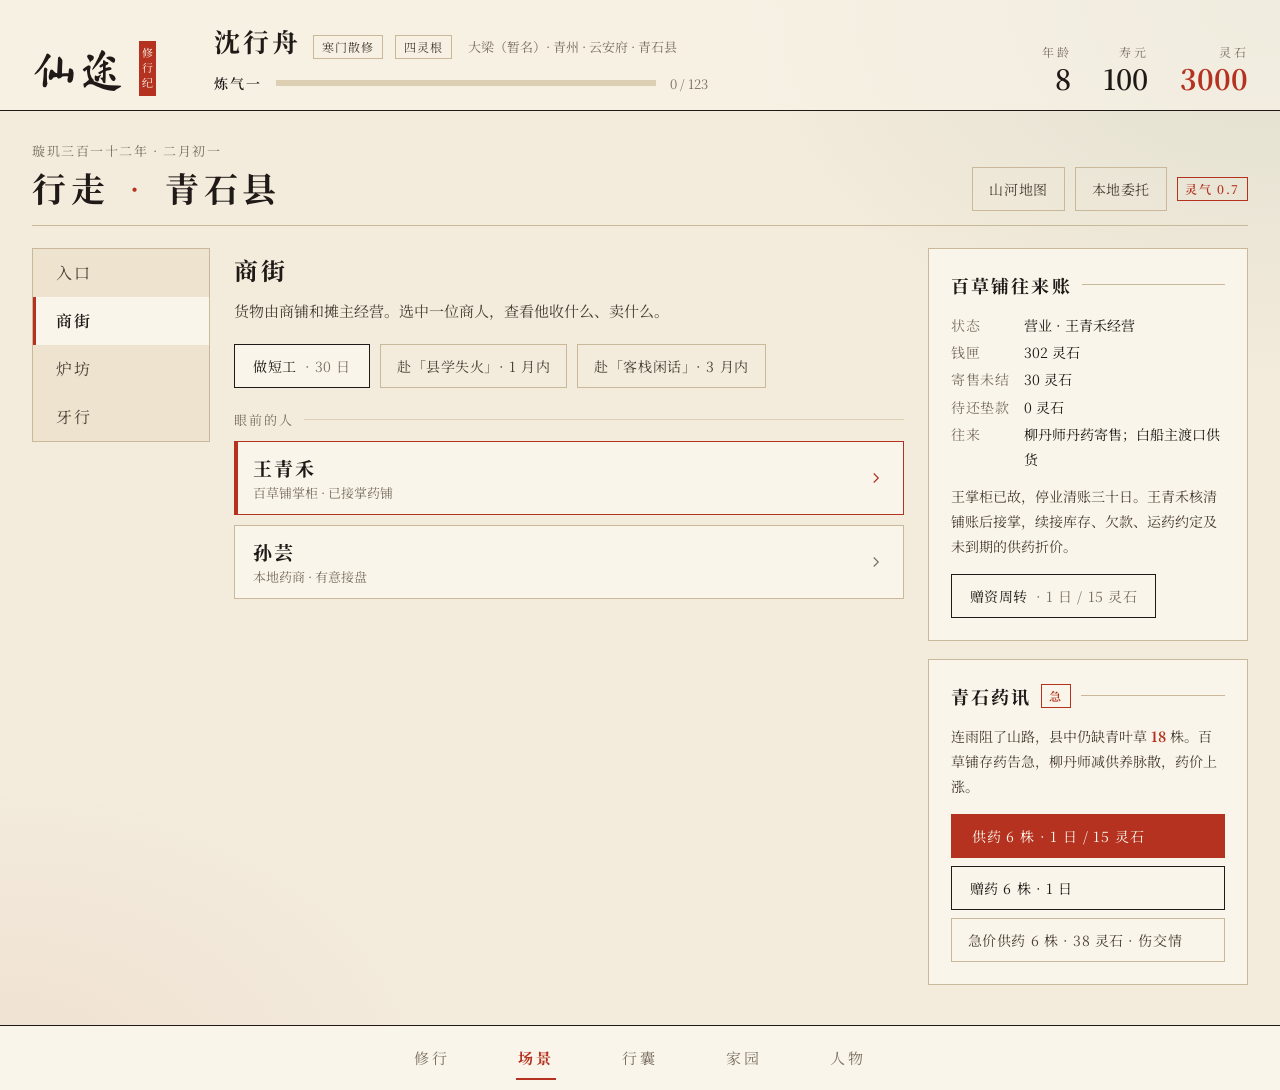
<file: design/01_桌面_场景页.html>
<!doctype html>
<html lang="zh-CN">
<head>
<meta charset="utf-8">
<meta name="viewport" content="width=device-width, initial-scale=1">
<title>仙途 · 场景页（桌面）</title>
<link href="https://fonts.googleapis.com/css2?family=Noto+Serif+SC:wght@400;600;700;900&family=Ma+Shan+Zheng&display=swap" rel="stylesheet">
<style>
body{margin:0;background:#F3EBDC;color:#1F1A17;font-family:"Noto Serif SC","Songti SC","SimSun",serif;font-size:15px;line-height:1.8;-webkit-font-smoothing:antialiased}
a{color:#B4321F;text-decoration:none}a:hover{color:#8E2415}
button{font-family:inherit;cursor:pointer}
.btn{display:inline-flex;align-items:center;gap:8px;min-height:44px;padding:0 18px;border:1px solid #1F1A17;background:#FAF5EA;color:#1F1A17;font-size:14px;letter-spacing:.04em}
.btn:hover{background:#1F1A17;color:#FAF5EA}
.btn-ghost{display:inline-flex;align-items:center;min-height:44px;padding:0 16px;border:1px solid #C9B99A;background:transparent;color:#4A4036;font-size:14px;letter-spacing:.04em}
.btn-ghost:hover{border-color:#1F1A17;color:#1F1A17}
.btn-primary{display:inline-flex;align-items:center;gap:8px;min-height:44px;padding:0 20px;border:1px solid #B4321F;background:#B4321F;color:#FAF5EA;font-size:14px;letter-spacing:.06em}
.btn-primary:hover{background:#8E2415;border-color:#8E2415}
.tag{display:inline-block;padding:1px 8px;border:1px solid #C9B99A;color:#4A4036;font-size:12px;line-height:1.7;letter-spacing:.08em}
.seal{display:inline-block;padding:2px 7px;border:1.5px solid #B4321F;color:#B4321F;font-size:12px;line-height:1.5;letter-spacing:.14em;font-weight:600}
.nav-item{display:flex;align-items:center;min-height:48px;padding:0 20px;border:0;border-left:3px solid transparent;background:transparent;text-align:left;font-size:16px;color:#4A4036;letter-spacing:.1em;width:100%}
.nav-item:hover{color:#1F1A17;background:#EDE3CF}
.nav-item.on{color:#1F1A17;border-left-color:#B4321F;background:#FAF5EA;font-weight:600}
.person{display:flex;align-items:center;justify-content:space-between;width:100%;min-height:64px;padding:12px 18px;border:1px solid #C9B99A;background:#FAF5EA;text-align:left;color:#1F1A17}
.person:hover{border-color:#1F1A17}
.person.on{border-color:#B4321F;box-shadow:inset 3px 0 0 #B4321F}
.notice{border:1px solid #C9B99A;background:#FAF5EA;padding:20px 22px 22px}
.notice h3{margin:0 0 12px;font-size:18px;letter-spacing:.12em;font-weight:700;display:flex;align-items:center;gap:10px}
.notice h3::after{content:"";flex:1;height:1px;background:#C9B99A}
.kv{display:grid;grid-template-columns:auto 1fr;column-gap:14px;row-gap:2px;font-size:14px}
.kv dt{color:#7A6F62;letter-spacing:.06em}.kv dd{margin:0;color:#1F1A17}
.tab{display:flex;flex-direction:column;align-items:center;justify-content:center;gap:2px;min-width:96px;min-height:56px;border:0;background:transparent;color:#7A6F62;font-size:15px;letter-spacing:.2em;position:relative}
.tab.on{color:#B4321F;font-weight:700}
.tab.on::after{content:"";position:absolute;left:28px;right:28px;bottom:6px;height:2px;background:#B4321F}
.muted{color:#7A6F62}
@media (max-width:900px){.side{flex-direction:row!important;overflow-x:auto}.nav-item{border-left:0;border-bottom:3px solid transparent;white-space:nowrap}.nav-item.on{border-bottom-color:#B4321F}}
</style>
</head>
<body>
<div style="min-height:100vh;display:flex;flex-direction:column;background:#F3EBDC;background-image:radial-gradient(ellipse 60% 50% at 100% 0%,rgba(63,122,94,.10),transparent 70%),radial-gradient(ellipse 50% 40% at 0% 100%,rgba(180,50,31,.06),transparent 70%)">

  <!-- 顶栏 -->
  <header style="border-bottom:1px solid #1F1A17;background:rgba(250,245,234,.6)">
    <div style="max-width:1360px;margin:0 auto;padding:18px 32px 14px;display:flex;align-items:flex-end;gap:36px;flex-wrap:wrap">
      <div style="display:flex;align-items:center;gap:12px">
        <div style="font-family:'Ma Shan Zheng','Noto Serif SC',serif;font-size:44px;line-height:1;color:#1F1A17;letter-spacing:.08em">仙途</div>
        <div style="writing-mode:vertical-rl;font-size:11px;letter-spacing:.3em;color:#FAF5EA;background:#B4321F;padding:6px 3px;line-height:1">修行纪</div>
      </div>
      <div style="flex:1 1 420px;min-width:0;display:flex;flex-direction:column;gap:6px">
        <div style="display:flex;align-items:baseline;gap:12px;flex-wrap:wrap">
          <div style="font-size:26px;font-weight:700;letter-spacing:.12em">沈行舟</div>
          <span class="tag">寒门散修</span>
          <span class="tag">四灵根</span>
          <span class="muted" style="font-size:13px;margin-left:4px">大梁（暂名）· 青州 · 云安府 · 青石县</span>
        </div>
        <div style="display:flex;align-items:center;gap:14px">
          <span style="font-size:14px;letter-spacing:.14em;font-weight:600">炼气一</span>
          <div style="flex:1 1 200px;max-width:380px;height:6px;background:#DCCFB4;position:relative">
            <div style="position:absolute;left:0;top:0;bottom:0;width:0%;background:#3F7A5E"></div>
          </div>
          <span class="muted" style="font-size:13px;font-variant-numeric:tabular-nums">0 / 123</span>
        </div>
      </div>
      <dl style="display:flex;gap:32px;margin:0;text-align:right">
        <div><dt class="muted" style="font-size:12px;letter-spacing:.2em">年龄</dt><dd style="margin:0;font-size:28px;line-height:1.2;font-weight:600;font-variant-numeric:tabular-nums">8</dd></div>
        <div><dt class="muted" style="font-size:12px;letter-spacing:.2em">寿元</dt><dd style="margin:0;font-size:28px;line-height:1.2;font-weight:600;font-variant-numeric:tabular-nums">100</dd></div>
        <div><dt class="muted" style="font-size:12px;letter-spacing:.2em">灵石</dt><dd style="margin:0;font-size:28px;line-height:1.2;font-weight:700;color:#B4321F;font-variant-numeric:tabular-nums">3000</dd></div>
      </dl>
    </div>
  </header>

  <!-- 主体 -->
  <main style="flex:1;max-width:1360px;width:100%;margin:0 auto;padding:28px 32px 40px;box-sizing:border-box;display:flex;flex-direction:column;gap:22px">

    <!-- 地点标题 -->
    <div style="display:flex;align-items:flex-end;justify-content:space-between;gap:24px;flex-wrap:wrap;border-bottom:1px solid #C9B99A;padding-bottom:14px">
      <div>
        <div class="muted" style="font-size:13px;letter-spacing:.12em">璇玑三百一十二年 · 二月初一</div>
        <h1 style="margin:4px 0 0;font-size:34px;font-weight:700;letter-spacing:.14em;line-height:1.3">行走 <span style="color:#B4321F;font-weight:400;margin:0 6px">·</span> 青石县</h1>
      </div>
      <div style="display:flex;gap:10px;flex-wrap:wrap">
        <button class="btn-ghost" type="button">山河地图</button>
        <button class="btn-ghost" type="button">本地委托</button>
        <span class="seal" style="align-self:center">灵气 0.7</span>
      </div>
    </div>

    <!-- 三栏 -->
    <div style="display:flex;flex-wrap:wrap;gap:24px;align-items:flex-start">

      <!-- 房间导航 -->
      <nav class="side" aria-label="房间" style="flex:0 0 176px;display:flex;flex-direction:column;border:1px solid #C9B99A;background:#EDE3CF">
        <button class="nav-item" type="button">入口</button>
        <button class="nav-item on" type="button">商街</button>
        <button class="nav-item" type="button">炉坊</button>
        <button class="nav-item" type="button">牙行</button>
      </nav>

      <!-- 房间内容 -->
      <section style="flex:999 1 480px;min-width:0;display:flex;flex-direction:column;gap:20px">
        <div>
          <h2 style="margin:0;font-size:24px;font-weight:700;letter-spacing:.14em">商街</h2>
          <p style="margin:6px 0 0;color:#4A4036">货物由商铺和摊主经营。选中一位商人，查看他收什么、卖什么。</p>
        </div>
        <div style="display:flex;gap:10px;flex-wrap:wrap">
          <button class="btn" type="button">做短工<span class="muted" style="font-weight:400">· 30 日</span></button>
          <button class="btn-ghost" type="button">赴「县学失火」· 1 月内</button>
          <button class="btn-ghost" type="button">赴「客栈闲话」· 3 月内</button>
        </div>
        <div style="display:flex;flex-direction:column;gap:10px">
          <div class="muted" style="font-size:13px;letter-spacing:.16em;display:flex;align-items:center;gap:10px">眼前的人<span style="flex:1;height:1px;background:#DCCFB4"></span></div>
          <button class="person on" type="button">
            <span style="display:flex;flex-direction:column;gap:2px">
              <span style="font-size:19px;font-weight:700;letter-spacing:.1em">王青禾</span>
              <span class="muted" style="font-size:13px">百草铺掌柜 · 已接掌药铺</span>
            </span>
            <svg aria-hidden="true" width="18" height="18" viewBox="0 0 24 24" fill="none" stroke="#B4321F" stroke-width="1.6"><path d="M9 6l6 6-6 6"/></svg>
          </button>
          <button class="person" type="button">
            <span style="display:flex;flex-direction:column;gap:2px">
              <span style="font-size:19px;font-weight:700;letter-spacing:.1em">孙芸</span>
              <span class="muted" style="font-size:13px">本地药商 · 有意接盘</span>
            </span>
            <svg aria-hidden="true" width="18" height="18" viewBox="0 0 24 24" fill="none" stroke="#7A6F62" stroke-width="1.6"><path d="M9 6l6 6-6 6"/></svg>
          </button>
        </div>
      </section>

      <!-- 右栏告示 -->
      <aside style="flex:1 1 320px;max-width:420px;min-width:0;display:flex;flex-direction:column;gap:18px">
        <section class="notice">
          <h3>百草铺往来账</h3>
          <dl class="kv" style="margin:0 0 12px">
            <dt>状态</dt><dd>营业 · 王青禾经营</dd>
            <dt>钱匣</dt><dd style="font-variant-numeric:tabular-nums">302 灵石</dd>
            <dt>寄售未结</dt><dd style="font-variant-numeric:tabular-nums">30 灵石</dd>
            <dt>待还垫款</dt><dd style="font-variant-numeric:tabular-nums">0 灵石</dd>
            <dt>往来</dt><dd>柳丹师丹药寄售；白船主渡口供货</dd>
          </dl>
          <p style="margin:0 0 14px;font-size:14px;color:#4A4036">王掌柜已故，停业清账三十日。王青禾核清铺账后接掌，续接库存、欠款、运药约定及未到期的供药折价。</p>
          <button class="btn" type="button">赠资周转<span class="muted" style="font-weight:400">· 1 日 / 15 灵石</span></button>
        </section>
        <section class="notice">
          <h3>青石药讯<span class="seal" style="margin-left:auto">急</span></h3>
          <p style="margin:0 0 14px;font-size:14px;color:#4A4036">连雨阻了山路，县中仍缺青叶草 <strong style="color:#B4321F">18</strong> 株。百草铺存药告急，柳丹师减供养脉散，药价上涨。</p>
          <div style="display:flex;flex-direction:column;gap:8px">
            <button class="btn-primary" type="button">供药 6 株 · 1 日 / 15 灵石</button>
            <button class="btn" type="button">赠药 6 株 · 1 日</button>
            <button class="btn-ghost" type="button">急价供药 6 株 · 38 灵石 · 伤交情</button>
          </div>
        </section>
      </aside>
    </div>
  </main>

  <!-- 底栏 -->
  <nav aria-label="主导航" style="border-top:1px solid #1F1A17;background:#FAF5EA">
    <div style="max-width:1360px;margin:0 auto;padding:4px 32px;display:flex;justify-content:center;gap:8px;flex-wrap:wrap">
      <button class="tab" type="button">修行</button>
      <button class="tab on" type="button">场景</button>
      <button class="tab" type="button">行囊</button>
      <button class="tab" type="button">家园</button>
      <button class="tab" type="button">人物</button>
    </div>
  </nav>
</div>
</body>
</html>
</file>
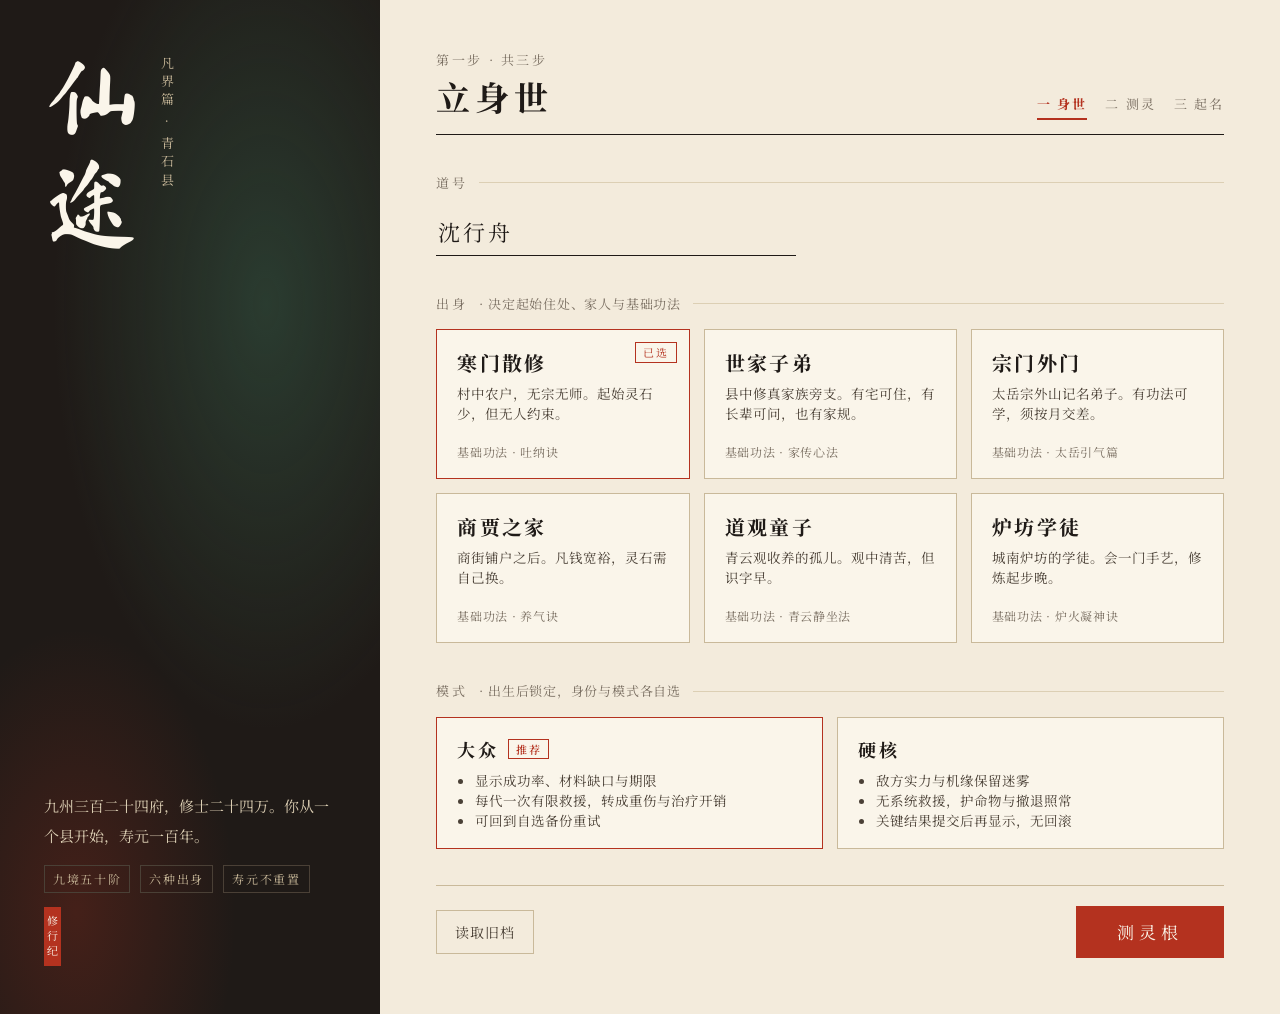
<file: design/02_桌面_创角页.html>
<!doctype html>
<html lang="zh-CN">
<head>
<meta charset="utf-8">
<meta name="viewport" content="width=device-width, initial-scale=1">
<title>仙途 · 创角页（桌面）</title>
<link href="https://fonts.googleapis.com/css2?family=Noto+Serif+SC:wght@400;600;700;900&family=Ma+Shan+Zheng&display=swap" rel="stylesheet">
<style>
body{margin:0;background:#F3EBDC;color:#1F1A17;font-family:"Noto Serif SC","Songti SC","SimSun",serif;font-size:15px;line-height:1.8;-webkit-font-smoothing:antialiased}
a{color:#B4321F;text-decoration:none}a:hover{color:#8E2415}
button{font-family:inherit;cursor:pointer}
.origin{display:flex;flex-direction:column;gap:6px;min-height:150px;padding:18px 20px;border:1px solid #C9B99A;background:#FAF5EA;text-align:left;color:#1F1A17;position:relative}
.origin:hover{border-color:#1F1A17}
.origin.on{border:1.5px solid #B4321F}
.origin.on::after{content:"已选";position:absolute;top:12px;right:12px;padding:1px 7px;border:1.5px solid #B4321F;color:#B4321F;font-size:11px;letter-spacing:.14em;line-height:1.5}
.origin h3{margin:0;font-size:20px;font-weight:700;letter-spacing:.12em}
.origin p{margin:0;font-size:13.5px;color:#4A4036}
.origin .fa{margin-top:auto;font-size:12px;color:#7A6F62;letter-spacing:.06em}
.mode{flex:1 1 300px;display:flex;flex-direction:column;gap:8px;padding:18px 20px;border:1px solid #C9B99A;background:#FAF5EA;text-align:left;color:#1F1A17}
.mode.on{border:1.5px solid #B4321F}
.mode h3{margin:0;font-size:18px;font-weight:700;letter-spacing:.14em;display:flex;align-items:center;gap:10px}
.mode ul{margin:0;padding-left:18px;font-size:13.5px;color:#4A4036}
.btn-primary{display:inline-flex;align-items:center;justify-content:center;min-height:52px;padding:0 40px;border:1px solid #B4321F;background:#B4321F;color:#FAF5EA;font-size:17px;letter-spacing:.3em}
.btn-primary:hover{background:#8E2415}
.btn-ghost{display:inline-flex;align-items:center;min-height:44px;padding:0 18px;border:1px solid #C9B99A;background:transparent;color:#4A4036;font-size:14px;letter-spacing:.06em}
.btn-ghost:hover{border-color:#1F1A17;color:#1F1A17}
.muted{color:#7A6F62}
.lbl{font-size:13px;letter-spacing:.2em;color:#7A6F62;display:flex;align-items:center;gap:12px}
.lbl::after{content:"";flex:1;height:1px;background:#DCCFB4}
input[type=text]{font-family:inherit;font-size:22px;letter-spacing:.14em;padding:8px 2px;border:0;border-bottom:1.5px solid #1F1A17;background:transparent;color:#1F1A17;width:100%;box-sizing:border-box;outline:none}
input[type=text]:focus{border-bottom-color:#B4321F}
</style>
</head>
<body>
<div style="min-height:100vh;display:flex;flex-wrap:wrap;background:#F3EBDC">

  <!-- 左：封面 -->
  <aside style="flex:1 1 380px;min-width:0;position:relative;background:#1F1A17;color:#FAF5EA;display:flex;flex-direction:column;justify-content:space-between;padding:48px 44px;box-sizing:border-box;background-image:radial-gradient(ellipse 80% 60% at 70% 30%,rgba(63,122,94,.35),transparent 70%),radial-gradient(ellipse 60% 40% at 20% 90%,rgba(180,50,31,.25),transparent 70%)">
    <div style="display:flex;align-items:flex-start;gap:16px">
      <div style="writing-mode:vertical-rl;font-family:'Ma Shan Zheng','Noto Serif SC',serif;font-size:96px;line-height:1;letter-spacing:.1em">仙途</div>
      <div style="writing-mode:vertical-rl;font-size:13px;letter-spacing:.4em;color:#C9B99A;padding-top:8px">凡界篇 · 青石县</div>
    </div>
    <div style="display:flex;flex-direction:column;gap:14px">
      <p style="margin:0;font-size:15px;line-height:2;color:#DCCFB4;max-width:300px">九州三百二十四府，修士二十四万。你从一个县开始，寿元一百年。</p>
      <div style="display:flex;gap:10px;font-size:12px;letter-spacing:.14em;color:#C9B99A">
        <span style="padding:2px 8px;border:1px solid #4A4036">九境五十阶</span>
        <span style="padding:2px 8px;border:1px solid #4A4036">六种出身</span>
        <span style="padding:2px 8px;border:1px solid #4A4036">寿元不重置</span>
      </div>
      <div style="writing-mode:vertical-rl;font-size:11px;letter-spacing:.3em;color:#FAF5EA;background:#B4321F;padding:8px 3px;line-height:1;align-self:flex-start">修行纪</div>
    </div>
  </aside>

  <!-- 右：表单 -->
  <main style="flex:999 1 640px;min-width:0;padding:48px 56px 56px;box-sizing:border-box;display:flex;flex-direction:column;gap:36px;max-width:980px">

    <header style="display:flex;align-items:flex-end;justify-content:space-between;gap:16px;flex-wrap:wrap;border-bottom:1px solid #1F1A17;padding-bottom:14px">
      <div>
        <div class="muted" style="font-size:13px;letter-spacing:.2em">第一步 · 共三步</div>
        <h1 style="margin:4px 0 0;font-size:34px;font-weight:700;letter-spacing:.14em;line-height:1.3">立身世</h1>
      </div>
      <div style="display:flex;gap:18px;font-size:13px;letter-spacing:.16em">
        <span style="color:#B4321F;font-weight:700;border-bottom:2px solid #B4321F;padding-bottom:2px">一 身世</span>
        <span class="muted">二 测灵</span>
        <span class="muted">三 起名</span>
      </div>
    </header>

    <section style="display:flex;flex-direction:column;gap:14px">
      <div class="lbl">道号</div>
      <div style="max-width:360px">
        <label for="dname" style="position:absolute;left:-9999px">道号</label>
        <input id="dname" type="text" value="沈行舟">
      </div>
    </section>

    <section style="display:flex;flex-direction:column;gap:14px">
      <div class="lbl">出身 <span class="muted" style="letter-spacing:.06em">· 决定起始住处、家人与基础功法</span></div>
      <div style="display:grid;grid-template-columns:repeat(3, minmax(0, 1fr));gap:14px">
        <button class="origin on" type="button">
          <h3>寒门散修</h3>
          <p>村中农户，无宗无师。起始灵石少，但无人约束。</p>
          <span class="fa">基础功法 · 吐纳诀</span>
        </button>
        <button class="origin" type="button">
          <h3>世家子弟</h3>
          <p>县中修真家族旁支。有宅可住，有长辈可问，也有家规。</p>
          <span class="fa">基础功法 · 家传心法</span>
        </button>
        <button class="origin" type="button">
          <h3>宗门外门</h3>
          <p>太岳宗外山记名弟子。有功法可学，须按月交差。</p>
          <span class="fa">基础功法 · 太岳引气篇</span>
        </button>
        <button class="origin" type="button">
          <h3>商贾之家</h3>
          <p>商街铺户之后。凡钱宽裕，灵石需自己换。</p>
          <span class="fa">基础功法 · 养气诀</span>
        </button>
        <button class="origin" type="button">
          <h3>道观童子</h3>
          <p>青云观收养的孤儿。观中清苦，但识字早。</p>
          <span class="fa">基础功法 · 青云静坐法</span>
        </button>
        <button class="origin" type="button">
          <h3>炉坊学徒</h3>
          <p>城南炉坊的学徒。会一门手艺，修炼起步晚。</p>
          <span class="fa">基础功法 · 炉火凝神诀</span>
        </button>
      </div>
    </section>

    <section style="display:flex;flex-direction:column;gap:14px">
      <div class="lbl">模式 <span class="muted" style="letter-spacing:.06em">· 出生后锁定，身份与模式各自选</span></div>
      <div style="display:flex;gap:14px;flex-wrap:wrap">
        <button class="mode on" type="button">
          <h3>大众<span style="font-size:11px;padding:1px 7px;border:1.5px solid #B4321F;color:#B4321F;letter-spacing:.14em;font-weight:600">推荐</span></h3>
          <ul>
            <li>显示成功率、材料缺口与期限</li>
            <li>每代一次有限救援，转成重伤与治疗开销</li>
            <li>可回到自选备份重试</li>
          </ul>
        </button>
        <button class="mode" type="button">
          <h3>硬核</h3>
          <ul>
            <li>敌方实力与机缘保留迷雾</li>
            <li>无系统救援，护命物与撤退照常</li>
            <li>关键结果提交后再显示，无回滚</li>
          </ul>
        </button>
      </div>
    </section>

    <footer style="display:flex;align-items:center;justify-content:space-between;gap:16px;flex-wrap:wrap;margin-top:auto;padding-top:20px;border-top:1px solid #C9B99A">
      <button class="btn-ghost" type="button">读取旧档</button>
      <button class="btn-primary" type="button">测灵根</button>
    </footer>
  </main>
</div>
</body>
</html>
</file>
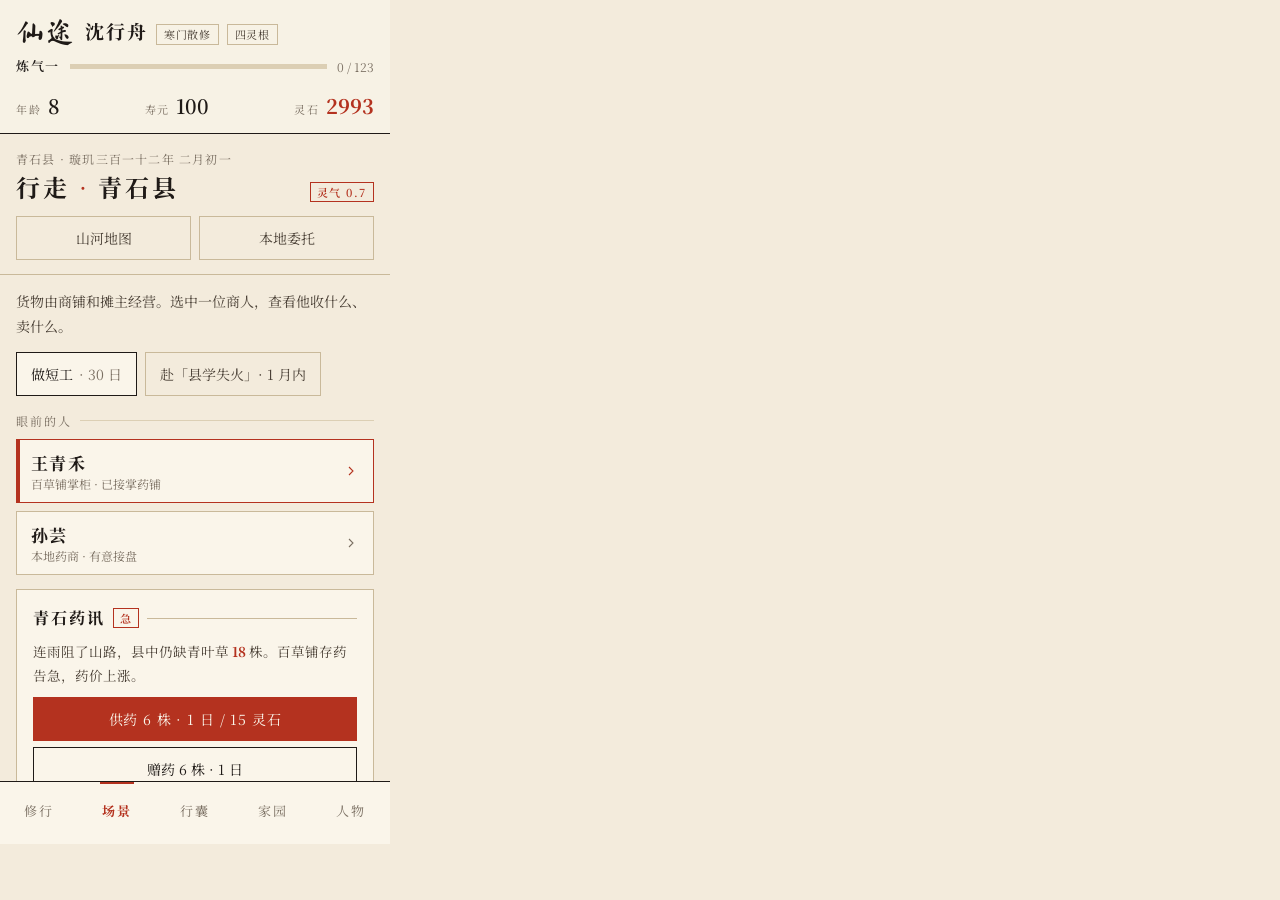
<file: design/03_手机_场景页.html>
<!doctype html>
<html lang="zh-CN">
<head>
<meta charset="utf-8">
<meta name="viewport" content="width=device-width, initial-scale=1">
<title>仙途 · 场景页（手机）</title>
<link href="https://fonts.googleapis.com/css2?family=Noto+Serif+SC:wght@400;600;700;900&family=Ma+Shan+Zheng&display=swap" rel="stylesheet">
<style>
body{margin:0;background:#F3EBDC;color:#1F1A17;font-family:"Noto Serif SC","Songti SC","SimSun",serif;font-size:15px;line-height:1.75;-webkit-font-smoothing:antialiased}
a{color:#B4321F;text-decoration:none}a:hover{color:#8E2415}
button{font-family:inherit;cursor:pointer}
.btn{display:inline-flex;align-items:center;gap:6px;min-height:44px;padding:0 14px;border:1px solid #1F1A17;background:#FAF5EA;color:#1F1A17;font-size:14px}
.btn-primary{display:inline-flex;align-items:center;justify-content:center;min-height:44px;padding:0 16px;border:1px solid #B4321F;background:#B4321F;color:#FAF5EA;font-size:14px;letter-spacing:.06em}
.btn-ghost{display:inline-flex;align-items:center;min-height:44px;padding:0 14px;border:1px solid #C9B99A;background:transparent;color:#4A4036;font-size:14px}
.tag{display:inline-block;padding:0 7px;border:1px solid #C9B99A;color:#4A4036;font-size:11px;line-height:1.7;letter-spacing:.06em}
.seal{display:inline-block;padding:1px 6px;border:1.5px solid #B4321F;color:#B4321F;font-size:11px;line-height:1.5;letter-spacing:.14em;font-weight:600}
.room{flex:0 0 auto;min-height:44px;padding:0 16px;border:0;border-bottom:3px solid transparent;background:transparent;font-size:15px;letter-spacing:.12em;color:#4A4036}
.room.on{color:#1F1A17;border-bottom-color:#B4321F;font-weight:700}
.person{display:flex;align-items:center;justify-content:space-between;width:100%;min-height:60px;padding:10px 14px;border:1px solid #C9B99A;background:#FAF5EA;text-align:left;color:#1F1A17}
.person.on{border-color:#B4321F;box-shadow:inset 3px 0 0 #B4321F}
.notice{border:1px solid #C9B99A;background:#FAF5EA;padding:14px 16px 16px}
.notice h3{margin:0 0 8px;font-size:16px;letter-spacing:.12em;font-weight:700;display:flex;align-items:center;gap:8px}
.notice h3::after{content:"";flex:1;height:1px;background:#C9B99A}
.tab{flex:1;display:flex;flex-direction:column;align-items:center;justify-content:center;min-height:56px;border:0;background:transparent;color:#7A6F62;font-size:13px;letter-spacing:.12em;position:relative}
.tab.on{color:#B4321F;font-weight:700}
.tab.on::after{content:"";position:absolute;left:22px;right:22px;top:0;height:2px;background:#B4321F}
.muted{color:#7A6F62}
</style>
</head>
<body>
<div style="width:390px;height:844px;box-sizing:border-box;display:flex;flex-direction:column;background:#F3EBDC;overflow:hidden">

  <!-- 顶栏 -->
  <header style="padding:14px 16px 10px;border-bottom:1px solid #1F1A17;background:rgba(250,245,234,.7);display:flex;flex-direction:column;gap:8px">
    <div style="display:flex;align-items:center;gap:10px">
      <div style="font-family:'Ma Shan Zheng','Noto Serif SC',serif;font-size:28px;line-height:1;letter-spacing:.06em">仙途</div>
      <div style="flex:1;display:flex;align-items:baseline;gap:8px;flex-wrap:wrap">
        <span style="font-size:19px;font-weight:700;letter-spacing:.1em">沈行舟</span>
        <span class="tag">寒门散修</span>
        <span class="tag">四灵根</span>
      </div>
    </div>
    <div style="display:flex;align-items:center;gap:10px">
      <span style="font-size:13px;letter-spacing:.12em;font-weight:600">炼气一</span>
      <div style="flex:1;height:5px;background:#DCCFB4;position:relative"><div style="position:absolute;left:0;top:0;bottom:0;width:0%;background:#3F7A5E"></div></div>
      <span class="muted" style="font-size:12px;font-variant-numeric:tabular-nums">0 / 123</span>
    </div>
    <dl style="display:flex;justify-content:space-between;margin:0;padding-top:2px">
      <div style="display:flex;align-items:baseline;gap:6px"><dt class="muted" style="font-size:11px;letter-spacing:.16em">年龄</dt><dd style="margin:0;font-size:20px;font-weight:600;font-variant-numeric:tabular-nums">8</dd></div>
      <div style="display:flex;align-items:baseline;gap:6px"><dt class="muted" style="font-size:11px;letter-spacing:.16em">寿元</dt><dd style="margin:0;font-size:20px;font-weight:600;font-variant-numeric:tabular-nums">100</dd></div>
      <div style="display:flex;align-items:baseline;gap:6px"><dt class="muted" style="font-size:11px;letter-spacing:.16em">灵石</dt><dd style="margin:0;font-size:20px;font-weight:700;color:#B4321F;font-variant-numeric:tabular-nums">2993</dd></div>
    </dl>
  </header>

  <!-- 内容 -->
  <main style="flex:1;overflow-y:auto;padding:14px 16px 20px;display:flex;flex-direction:column;gap:14px">
    <div style="display:flex;align-items:flex-end;justify-content:space-between;gap:10px">
      <div>
        <div class="muted" style="font-size:12px;letter-spacing:.1em">青石县 · 璇玑三百一十二年 二月初一</div>
        <h1 style="margin:2px 0 0;font-size:24px;font-weight:700;letter-spacing:.12em;line-height:1.3">行走 <span style="color:#B4321F;font-weight:400">·</span> 青石县</h1>
      </div>
      <span class="seal">灵气 0.7</span>
    </div>

    <div style="display:flex;gap:8px">
      <button class="btn-ghost" type="button" style="flex:1;justify-content:center">山河地图</button>
      <button class="btn-ghost" type="button" style="flex:1;justify-content:center">本地委托</button>
    </div>

    <nav aria-label="房间" style="display:flex;border-bottom:1px solid #C9B99A;overflow-x:auto;margin:0 -16px;padding:0 8px">
      <button class="room" type="button">入口</button>
      <button class="room on" type="button">商街</button>
      <button class="room" type="button">炉坊</button>
      <button class="room" type="button">牙行</button>
    </nav>

    <p style="margin:0;font-size:14px;color:#4A4036">货物由商铺和摊主经营。选中一位商人，查看他收什么、卖什么。</p>

    <div style="display:flex;gap:8px;flex-wrap:wrap">
      <button class="btn" type="button">做短工<span class="muted">· 30 日</span></button>
      <button class="btn-ghost" type="button">赴「县学失火」· 1 月内</button>
    </div>

    <div style="display:flex;flex-direction:column;gap:8px">
      <div class="muted" style="font-size:12px;letter-spacing:.16em;display:flex;align-items:center;gap:8px">眼前的人<span style="flex:1;height:1px;background:#DCCFB4"></span></div>
      <button class="person on" type="button">
        <span style="display:flex;flex-direction:column"><span style="font-size:17px;font-weight:700;letter-spacing:.08em">王青禾</span><span class="muted" style="font-size:12px">百草铺掌柜 · 已接掌药铺</span></span>
        <svg aria-hidden="true" width="16" height="16" viewBox="0 0 24 24" fill="none" stroke="#B4321F" stroke-width="1.6"><path d="M9 6l6 6-6 6"/></svg>
      </button>
      <button class="person" type="button">
        <span style="display:flex;flex-direction:column"><span style="font-size:17px;font-weight:700;letter-spacing:.08em">孙芸</span><span class="muted" style="font-size:12px">本地药商 · 有意接盘</span></span>
        <svg aria-hidden="true" width="16" height="16" viewBox="0 0 24 24" fill="none" stroke="#7A6F62" stroke-width="1.6"><path d="M9 6l6 6-6 6"/></svg>
      </button>
    </div>

    <section class="notice">
      <h3>青石药讯<span class="seal" style="margin-left:auto">急</span></h3>
      <p style="margin:0 0 10px;font-size:13.5px;color:#4A4036">连雨阻了山路，县中仍缺青叶草 <strong style="color:#B4321F">18</strong> 株。百草铺存药告急，药价上涨。</p>
      <div style="display:flex;flex-direction:column;gap:6px">
        <button class="btn-primary" type="button">供药 6 株 · 1 日 / 15 灵石</button>
        <button class="btn" type="button" style="justify-content:center">赠药 6 株 · 1 日</button>
      </div>
    </section>

    <section class="notice">
      <h3>百草铺往来账</h3>
      <p style="margin:0;font-size:13.5px;color:#4A4036">营业 · 王青禾经营。钱匣 309 灵石，寄售未结 30 灵石，待还垫款 0。王掌柜已故，停业清账三十日后由王青禾接掌。</p>
    </section>
  </main>

  <!-- 底栏 -->
  <nav aria-label="主导航" style="display:flex;border-top:1px solid #1F1A17;background:#FAF5EA;padding-bottom:6px">
    <button class="tab" type="button">修行</button>
    <button class="tab on" type="button">场景</button>
    <button class="tab" type="button">行囊</button>
    <button class="tab" type="button">家园</button>
    <button class="tab" type="button">人物</button>
  </nav>
</div>
</body>
</html>
</file>
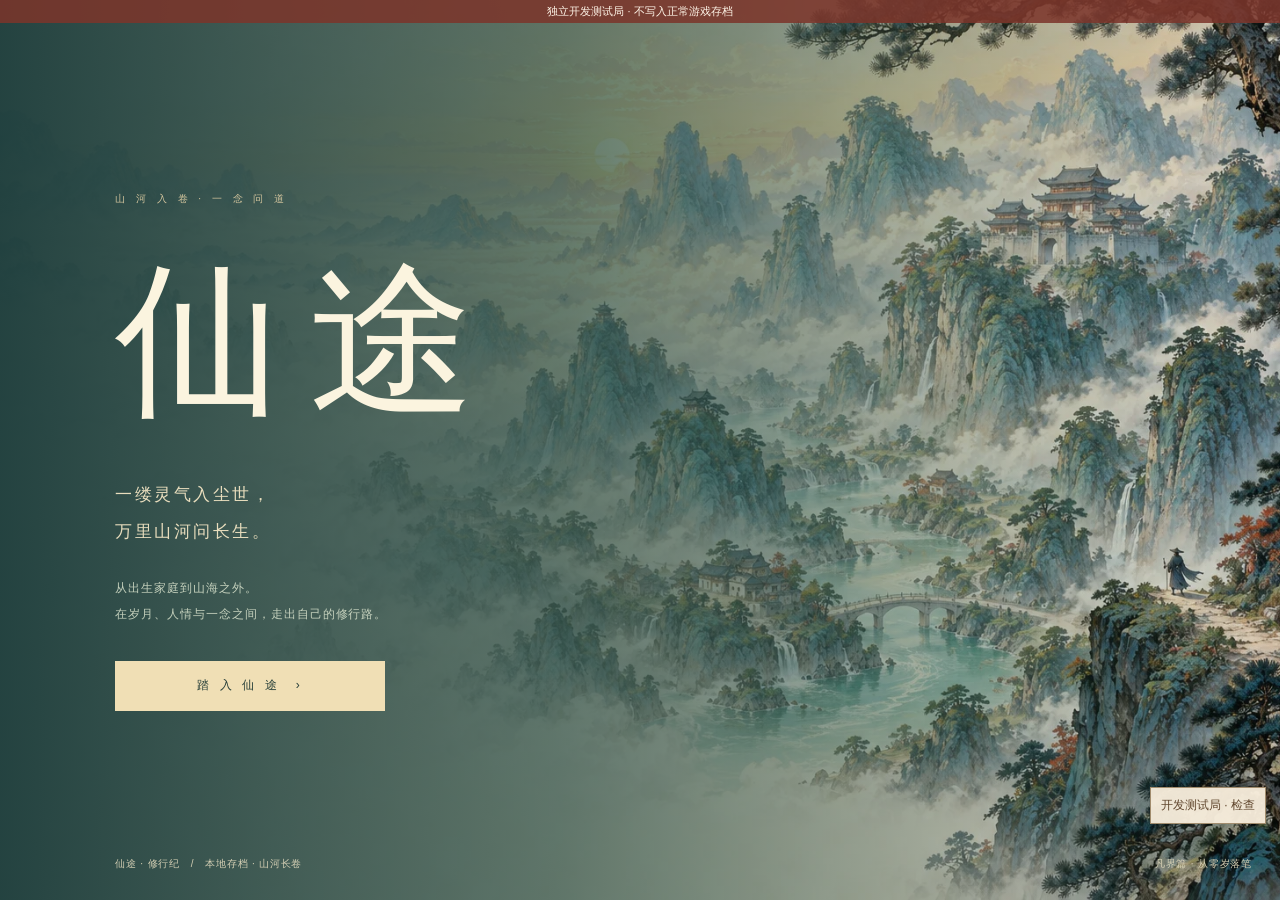
<file: prototype/developer.html>
<!doctype html><html lang="zh-CN"><meta charset="utf-8"><title>仙途 · 开发者入口</title><body><p>正在打开独立开发测试局。<a id="entry47" href="index.html?developer=1">手动打开</a></p><script>const target47=new URL('index.html',location.href);target47.searchParams.set('developer','1');location.replace(target47.href);</script></body></html>
</file>
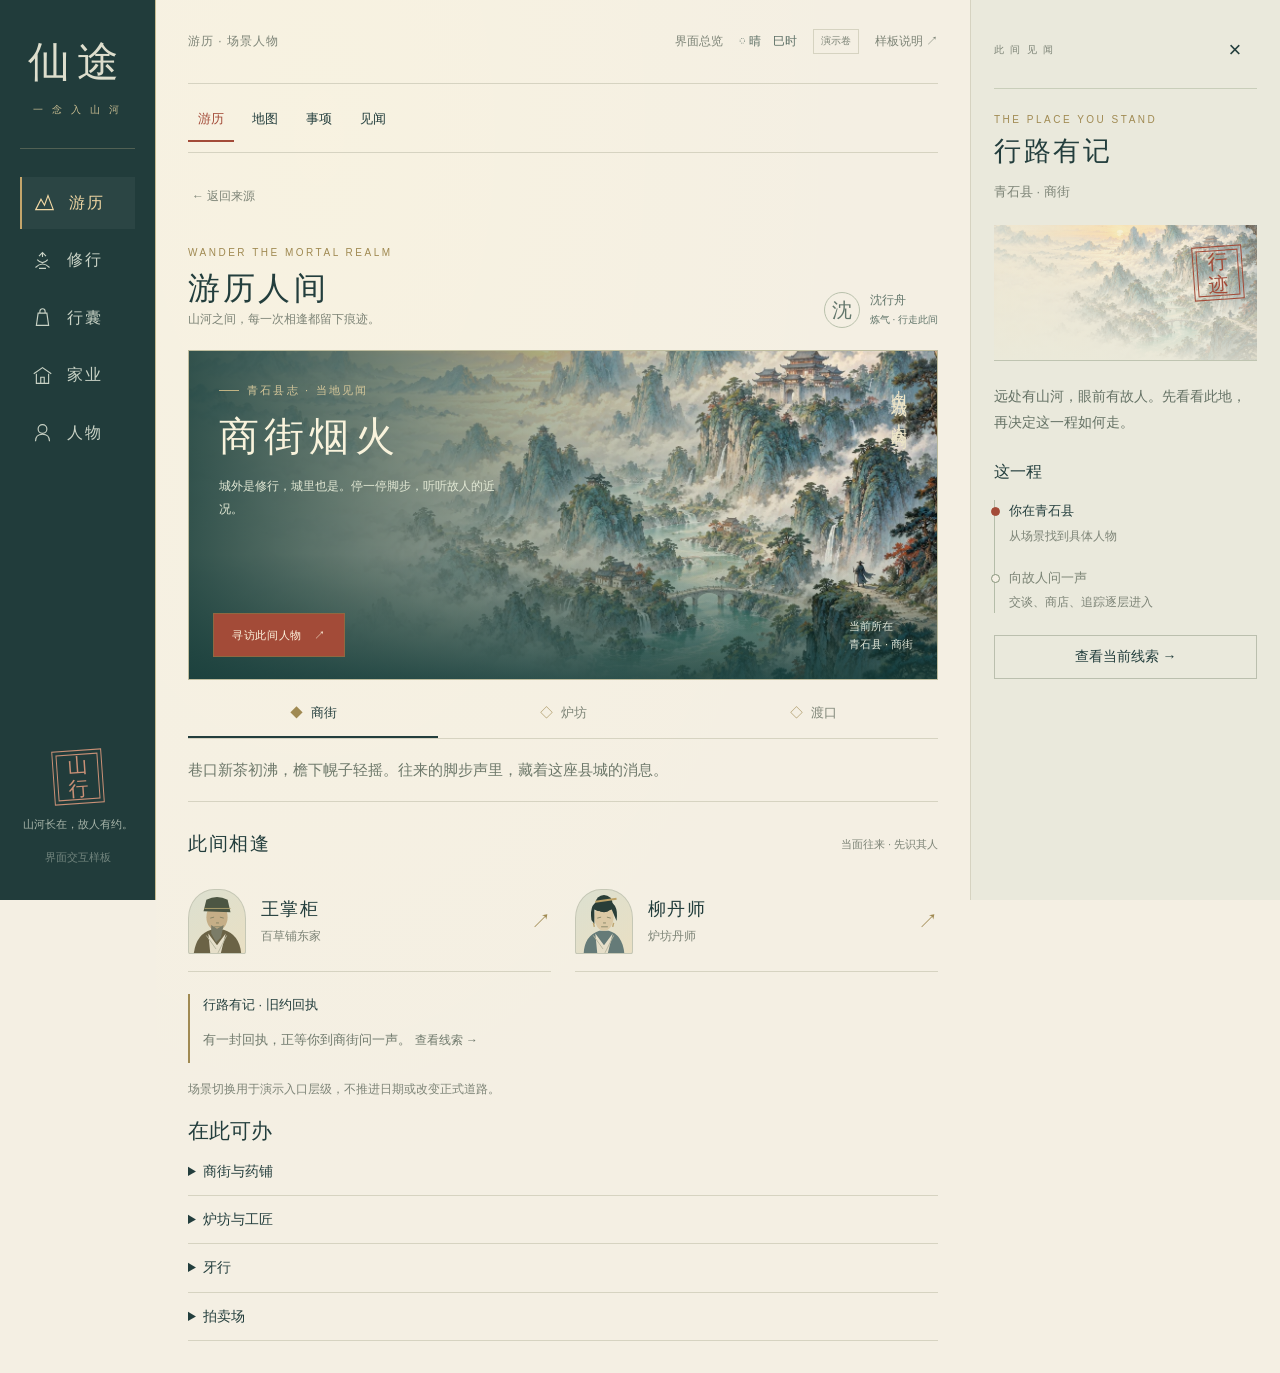
<file: prototype/ui-preview.html>
<!doctype html>
<html lang="zh-CN"><head><meta charset="utf-8"><meta name="viewport" content="width=device-width,initial-scale=1,viewport-fit=cover"><title>仙途 · 全界面交互样板</title>
<style>
:root{--paper:#f4efe3;--white:#fcf9ef;--ink:#233e3d;--muted:#7d8477;--line:#d6d3c1;--red:#a34b38;--gold:#a08a52;--serif:"Noto Serif CJK SC","Source Han Serif SC","Songti SC","SimSun",serif}
*{box-sizing:border-box}
body{margin:0;background:var(--paper);color:var(--ink);font:14px/1.65 "Microsoft YaHei",sans-serif}
button,input,select,textarea{font:inherit}
button{cursor:pointer;color:inherit}
button:disabled{cursor:not-allowed;opacity:.5}
button:focus-visible,input:focus-visible,select:focus-visible,textarea:focus-visible,summary:focus-visible{outline:2px solid var(--red);outline-offset:4px}
button{min-height:44px}
h1,h2,h3,h4,p{margin:0}
h1,h2,h3,h4{font-family:var(--serif);font-weight:500}
button svg{width:21px;height:21px;flex:none}
svg{max-width:100%}
.app{display:grid;grid-template-columns:156px minmax(0,1fr) 310px;min-height:100dvh}
.sidebar{background:#213c3b;color:#dedecd;padding:34px 20px;display:flex;flex-direction:column;position:sticky;top:0;height:100dvh;border-right:1px solid #c6bb90}
.brand{font:42px var(--serif);letter-spacing:.18em;text-align:center}
.brand small{display:block;font:10px/2 sans-serif;letter-spacing:.32em;color:#c8bc91;margin-top:10px}
.brand:after{content:"";display:block;height:1px;background:#d4c49644;margin:28px 0}
.primary{display:grid;gap:10px}
.primary button{background:none;border:0;color:#c9d2c5;display:flex;align-items:center;gap:14px;padding:13px 12px;text-align:left;font-size:16px;letter-spacing:.14em}
.primary button.active{background:#ffffff0c;color:#f2d8a4;border-left:2px solid #c4a56b}
.primary .coming{font-size:13px;letter-spacing:.15em;padding:16px 14px;color:#c9d2c56b}
.side-end{margin-top:auto;text-align:center;color:#a8b5aa;font-size:11px}
.seal{display:inline-grid;place-content:center;border:1px solid var(--red);outline:1px solid var(--red);outline-offset:3px;color:var(--red);font:20px/1.15 var(--serif);width:42px;height:46px;transform:rotate(-4deg);margin-bottom:15px}
.side-end .seal{color:#c99076;border-color:#c99076;outline-color:#c99076}
.main{min-width:0;padding:0 32px 32px;background:radial-gradient(ellipse at 20% 10%,#fff8dc55,transparent 60%)}
.topbar{height:84px;display:flex;align-items:center;justify-content:space-between;border-bottom:1px solid var(--line);gap:15px;color:var(--muted);font-size:12px}
.crumb{letter-spacing:.08em}
.top-actions{display:flex;align-items:center;gap:16px}
.text-btn{border:0;background:none;padding:8px 0;font-size:12px}
.weather{color:#5d7066}
.eyebrow{font-size:10px;letter-spacing:.25em;color:var(--gold);text-transform:uppercase}
.page-title{display:flex;align-items:flex-end;justify-content:space-between;margin:26px 0 20px;gap:16px}
.page-title h1{font-size:32px;letter-spacing:.1em;margin-top:4px;line-height:1.4}
.page-title p{font-size:12px;color:var(--muted)}
.character{display:flex;gap:10px;align-items:center;font-size:12px;color:#62766b}
.char-mark{width:36px;height:36px;border:1px solid #b9c1ac;border-radius:50%;display:grid;place-content:center;font:20px var(--serif)}
.hero{height:330px;position:relative;overflow:hidden;background:#cdd5c3;isolation:isolate;border:1px solid #bebc9e}
.hero:before{content:"";position:absolute;inset:0;background:url('assets/art/immortal-dawn-v1.webp') center 55%/cover;z-index:-2}
.hero:after{content:"";position:absolute;inset:0;background:linear-gradient(90deg,#183e3be0 0%,#1f484760 46%,#20474400 90%),linear-gradient(0deg,#173e3bd9,transparent 38%);z-index:-1}
.hero-copy{padding:30px;color:#f9f3dc;max-width:65%}
.hero-copy .kicker{font-size:11px;letter-spacing:.2em;color:#d5c79a;display:flex;align-items:center;gap:8px}
.hero-copy .kicker:before{content:"";width:20px;height:1px;background:#c1b383}
.hero h2{font-size:40px;letter-spacing:.13em;line-height:1.3;margin:12px 0}
.hero-copy p{font-size:12px;line-height:1.9;color:#e3e9d5;max-width:24em}
.scene-name{position:absolute;right:22px;top:26px;writing-mode:vertical-rl;color:#eee6c9;font:16px/2 var(--serif);letter-spacing:.22em}
.hero-footer{position:absolute;left:24px;bottom:22px;right:24px;display:flex;justify-content:space-between;align-items:center;gap:12px;color:#e1e7d9;font-size:11px}
.primary-btn{border:1px solid #906841;background:var(--red);color:#fff5df;padding:10px 18px;letter-spacing:.06em;display:inline-flex;align-items:center;justify-content:center;gap:12px;min-height:44px}
.primary-btn:hover{background:#8d3c2d}
.plain-btn{background:transparent;border:1px solid #bbbfae;padding:9px 16px;min-height:44px}
.plain-btn:hover{background:#e9e8d9}
.white-btn{color:#efe7cb;border-color:#e2d9ad6b;background:#24444066}
.section-head{display:flex;align-items:center;justify-content:space-between;margin:26px 0 13px;gap:12px}
.section-head h2{font-size:19px;letter-spacing:.08em}
.section-head small{font-size:11px;color:var(--muted)}
.locations{display:flex;gap:0;border-bottom:1px solid var(--line);margin-top:10px}
.locations button{flex:1;min-width:0;background:none;border:0;border-bottom:2px solid transparent;padding:12px 4px;color:var(--muted);font-size:13px}
.locations button.active{border-color:var(--ink);color:var(--ink)}
.locations button:before{content:"◇";margin-right:8px;color:var(--gold)}
.locations button.active:before{content:"◆"}
.scene-note{padding:17px 0;color:#6d786a;font:14px/1.9 var(--serif);border-bottom:1px solid var(--line)}
.people{display:grid;grid-template-columns:1fr 1fr;gap:24px}
.person-row{display:flex;align-items:center;gap:15px;min-width:0;width:100%;padding:17px 0;background:none;border:0;border-bottom:1px solid var(--line);text-align:left}
.person-row:hover .person-name{color:var(--red)}
.portrait{flex:0 0 58px;width:58px;height:65px;background:linear-gradient(140deg,#dce0d0,#e9dfc3);border-radius:45% 45% 4% 4%;position:relative;overflow:hidden;border:1px solid #c5c7b5}
.portrait svg{position:absolute;inset:0;width:100%;height:100%}
.person-name{font:18px var(--serif);letter-spacing:.08em}
.person-row small{display:block;font-size:11px;color:var(--muted);margin-top:5px}
.person-row .arrow{margin-left:auto;color:var(--gold);font-size:20px}
.person-row .words{min-width:0}
.person-row .words small{overflow-wrap:anywhere}
.notice{margin:22px 0 0;border-left:2px solid var(--gold);padding:0 0 0 13px;font-size:12px;color:#6f796c}
.notice strong{font-weight:500;color:var(--ink);display:block;margin-bottom:3px}
.detail{background:#eae9dc;border-left:1px solid var(--line);padding:28px 23px;position:sticky;top:0;height:100dvh;overflow:auto;min-width:0}
.detail-head{display:flex;align-items:center;justify-content:space-between;border-bottom:1px solid #c9ceba;padding-bottom:16px;margin-bottom:23px;gap:10px}
.detail-head small{letter-spacing:.18em;color:var(--muted);font-size:10px}
.icon-btn{border:0;background:none;min-width:44px;min-height:44px;display:grid;place-content:center;font-size:22px}
.detail h2{font-size:27px;letter-spacing:.1em}
.detail .sub{color:var(--muted);font-size:12px;margin:7px 0 20px}
.detail-art{height:136px;position:relative;margin:0 0 23px;background:linear-gradient(0deg,#eaeadcdd,#eaeadc55),url('assets/art/immortal-dawn-v1.webp') 60% 55%/cover;border-bottom:1px solid #bfc4b1}
.detail-art .seal{position:absolute;right:18px;top:25px}
.detail h3{font-size:16px;margin:22px 0 12px}
.detail p{font-size:12px;line-height:1.9;color:#657265}
.detail .dialogue{font:16px/1.9 var(--serif);color:#3a554f;padding:18px 0;border-top:1px solid #c8ceba;border-bottom:1px solid #c8ceba;margin:20px 0}
.detail-actions{display:grid;gap:9px;margin-top:22px}
.tag{display:inline-block;border:1px solid #bfc6b0;padding:2px 7px;font-size:10px;color:#65735f;letter-spacing:.04em}
.timeline{padding:0 0 0 14px;list-style:none;border-left:1px solid #b5bda9;margin:15px 0}
.timeline li{position:relative;margin:0 0 20px;font-size:12px;color:#7a8374}
.timeline li:before{content:"";position:absolute;left:-18px;top:7px;width:7px;height:7px;border:1px solid #87947b;background:var(--paper);border-radius:50%}
.timeline li.current{color:var(--ink)}
.timeline li.current:before{background:var(--red);border-color:var(--red)}
.timeline small{display:block;font-size:10px;margin-top:5px;color:var(--muted)}
.kv{display:grid;grid-template-columns:66px 1fr;font-size:12px;gap:9px;margin:18px 0}
.kv dt{color:var(--muted)}
.kv dd{margin:0}
.estate-hero{height:275px;background:#d8ddcc;border:1px solid #bfc3a9;position:relative;overflow:hidden}
.estate-hero:before{content:"";position:absolute;inset:0;background:url('assets/art/immortal-dawn-v1.webp') center/cover;opacity:.14}
.estate-hero>svg{width:100%;height:100%;position:absolute;inset:0}
.estate-caption{position:absolute;left:24px;top:20px}
.estate-caption p{font-size:11px;color:#69806c}
.estate-caption h2{font-size:27px;letter-spacing:.13em}
.estate-stamp{position:absolute;right:21px;bottom:16px;color:#8b967c;font:11px var(--serif);writing-mode:vertical-rl;letter-spacing:.13em}
.hotspot{position:absolute;min-width:70px;background:#f9f5e5e8;border:1px solid #9ba98b;padding:5px 12px;font-size:12px;box-shadow:0 4px 8px #3a513d12}
.hotspot:before{content:"◇";font-size:10px;margin-right:6px;color:var(--red)}
.home-tabs{display:flex;border-bottom:1px solid var(--line);gap:24px;margin-top:13px}
.home-tabs button{background:none;border:0;border-bottom:2px solid transparent;padding:12px 3px;min-width:58px}
.home-tabs button.active{border-color:var(--ink)}
.staff-tools{display:flex;gap:12px;align-items:center;margin:19px 0 4px}
.search{display:flex;align-items:center;gap:7px;border-bottom:1px solid #aeb9a5;flex:1;min-width:0}
.search span{color:#819079;font-size:22px}
.search input{width:100%;min-width:0;border:0;background:transparent;padding:11px 0;outline-offset:1px;color:var(--ink);font-size:12px}
select{border:1px solid #c0c8b5;background:#f5f2e7;color:var(--ink);min-height:44px;max-width:46%;padding:0 9px;font-size:12px}
.staff-list .person-row{padding:18px 0}
.staff-list .person-row .words{flex:1}
.staff-list .chips{display:flex;gap:7px;margin-top:8px}
.work-state{font-size:11px;text-align:right;color:#7c876f;flex:none}
.work-state i{display:block;font-size:10px;font-style:normal;color:#a39774;margin-top:4px}
.roster-head{font-size:10px;color:var(--muted);display:flex;justify-content:space-between;padding:18px 0 7px;letter-spacing:.12em}
.empty{padding:26px 0;color:var(--muted);font-size:13px}
.property-list{display:grid;grid-template-columns:1fr 1fr;gap:0 26px}
.property-item{padding:18px 0;border-bottom:1px solid var(--line)}
.property-item h3{font-size:17px;margin-bottom:5px}
.property-item p{font-size:12px;color:var(--muted);margin-bottom:12px}
.schedule{display:flex;gap:3px;height:7px;margin:12px 0 9px}
.schedule span:first-child{background:#506d63;flex:3}
.schedule span:nth-child(2){background:#a7966d;flex:2}
.schedule span:last-child{background:#cbd1bd;flex:2}
.legend{font-size:10px!important;word-spacing:6px}
.edit-field{display:block;margin:15px 0;font-size:12px}
.edit-field input,.edit-field textarea{display:block;margin-top:6px;width:100%;border:1px solid #b9c2ac;background:#f6f4e9;color:var(--ink);padding:10px;min-height:44px}
.edit-field textarea{height:95px;resize:vertical}
.saved-note{background:#dbe2ce;padding:12px;font-size:12px;color:#496047;margin-top:15px}
.backdrop{display:none}
.bottom-nav{display:none}
.toast{position:fixed;bottom:24px;left:50%;transform:translateX(-50%);background:#244340;color:#f4f0df;padding:13px 22px;z-index:50;max-width:calc(100% - 28px);box-shadow:0 5px 25px #213c3b22;font-size:12px;pointer-events:none}
.toast:empty{display:none}
.demo-mode{font-size:10px;color:var(--muted);border:1px solid var(--line);padding:3px 7px}
.mobile-brand{display:none}
.back-btn{font-size:12px;border:0;background:none;color:var(--muted);padding:4px 0;min-height:44px}
.top-note{font-size:10px;color:var(--muted);margin:17px 0 0}
.detail .ink-rule{height:1px;background:#bbc4ae;margin:20px 0}
.intro-copy{font:15px/2 var(--serif);color:#5e7364}
.alt-owner{display:flex;gap:8px;align-items:center}
.alt-owner button{font-size:11px}
.form-label{font-size:11px;color:var(--muted)}

@media(min-width:1600px){.app{grid-template-columns:180px minmax(0,1fr) 350px}
.main{padding-left:52px;padding-right:52px}
.hero{height:400px}
.detail{padding:36px 30px}
.hero h2{font-size:48px}
}

@media(max-width:1100px) and (min-width:761px){.app{grid-template-columns:108px minmax(0,1fr) 270px}
.sidebar{padding:28px 12px}
.brand{font-size:32px}
.primary button{padding:12px 8px;font-size:14px;gap:8px}
.main{padding:0 20px 25px}
.detail{padding:23px 18px}
.hero{height:290px}
.hero h2{font-size:32px}
.hero-copy{padding:24px;max-width:80%}
.hero-copy p{max-width:18em}
.people{gap:14px}
.portrait{width:46px;flex-basis:46px;height:55px}
.person-row{gap:10px}
.person-name{font-size:16px}
.hero-footer{left:20px;right:20px}
.hero-footer>span{display:none}
.work-state{display:none}
}

@media(max-width:900px){.app{grid-template-columns:108px minmax(0,1fr)}
.detail{display:none}
.detail-open .detail{display:block;position:fixed;right:0;top:0;bottom:0;width:min(420px,90vw);height:100dvh;z-index:40;box-shadow:-15px 0 70px #18352e30}
.detail-open .backdrop{display:block;position:fixed;inset:0;z-index:39;background:#142f2b66}
.detail-open{overflow:hidden}
.main{padding:0 26px 30px}
.sidebar{padding:28px 12px}
.brand{font-size:32px}
.primary button{font-size:14px;padding:12px 8px;gap:8px}
}

@media(max-width:760px){.app{display:block;min-height:100dvh}
.sidebar{display:none}
.main{padding:0 20px calc(100px + env(safe-area-inset-bottom));}
.topbar{height:65px;font-size:11px}
.mobile-brand{display:block;font:24px var(--serif);color:var(--ink);letter-spacing:.15em}
.crumb{display:none}
.weather{font-size:10px}
.top-actions{gap:13px}
.top-actions .demo-mode{display:none}
.page-title{margin:22px 0 17px;align-items:center}
.page-title h1{font-size:28px}
.page-title p{font-size:11px}
.character{font-size:10px}
.char-mark{width:30px;height:30px;font-size:17px}
.character small{display:none}
.eyebrow{font-size:9px}
.hero{height:335px;margin-left:-20px;margin-right:-20px;border-left:0;border-right:0}
.hero:before{background-position:64% 54%}
.hero:after{background:linear-gradient(90deg,#173d3be8,#24463f55 80%),linear-gradient(0deg,#143a38c9,transparent 44%)}
.hero-copy{padding:29px 25px;max-width:82%}
.hero-copy .kicker{font-size:10px}
.hero h2{font-size:34px;margin:15px 0}
.hero-copy p{font-size:12px;max-width:20em}
.scene-name{right:18px;top:35px;font-size:13px}
.hero-footer{left:25px;right:25px;bottom:23px}
.hero-footer>span{font-size:10px;max-width:100px;text-align:right}
.primary-btn{padding:10px 17px;font-size:12px}
.scene-note{font-size:13px;line-height:1.85}
.section-head{margin-top:22px}
.section-head h2{font-size:18px}
.section-head small{font-size:10px}
.people{grid-template-columns:1fr;gap:0}
.person-row{padding:16px 0}
.person-name{font-size:18px}
.portrait{width:52px;flex-basis:52px;height:58px}
.people .person-row:nth-child(2){border-bottom:1px solid var(--line)}
.bottom-nav{display:flex;align-items:center;justify-content:space-around;position:fixed;bottom:0;left:0;right:0;padding:8px 12px calc(8px + env(safe-area-inset-bottom));height:calc(72px + env(safe-area-inset-bottom));background:#f8f5eaf2;border-top:1px solid #c8ccba;z-index:20;backdrop-filter:blur(12px)}
.bottom-nav button{border:0;background:none;display:flex;flex-direction:column;align-items:center;justify-content:center;gap:3px;font-size:11px;min-width:88px;min-height:52px;color:#87917b;letter-spacing:.14em}
.bottom-nav button.active{color:var(--red)}
.bottom-nav button.active:after{content:"";width:3px;height:3px;background:var(--red);border-radius:50%;position:absolute;bottom:8px}
.bottom-nav .nav-divider{height:27px;border-left:1px solid var(--line)}
.bottom-nav .sample-label{font:10px/1.6 var(--serif);letter-spacing:.12em;color:#a0a58e}
.detail-open .detail{width:100%;height:calc(100dvh - 20px);top:20px;padding:17px 23px 36px;border:0;border-radius:12px 12px 0 0;box-shadow:0 -10px 40px #1d342c3b;overscroll-behavior:contain}
.detail-open .detail:before{content:"";display:block;width:36px;height:3px;background:#aab69e;margin:0 auto 6px;border-radius:5px}
.detail-head{position:sticky;top:-17px;background:#eae9dc;z-index:2;margin-bottom:19px}
.detail-art{height:125px}
.toast{bottom:86px;text-align:center;min-width:230px}
.estate-hero{height:255px;margin-left:-20px;margin-right:-20px;border-left:0;border-right:0}
.estate-caption{left:22px;top:17px}
.estate-caption h2{font-size:25px}
.estate-caption p{font-size:10px}
.hotspot{font-size:11px;padding:5px 9px;min-width:60px}
.estate-stamp{right:13px;font-size:10px}
.home-tabs{margin-top:10px;gap:27px}
.staff-tools{gap:10px}
.staff-tools select{max-width:42%;font-size:11px;padding:0 6px}
.staff-list .chips{gap:4px}
.tag{font-size:9px;padding:1px 5px}
.work-state{font-size:10px;max-width:72px}
.work-state i{font-size:9px}
.staff-list .person-row{gap:12px}
.property-list{grid-template-columns:1fr}
.alt-owner{flex-wrap:wrap;gap:1px}
.alt-owner>span{display:none}
.alt-owner button{font-size:10px;padding:5px 9px}
.top-note{font-size:10px}
.detail .primary-btn,.detail .plain-btn{min-height:46px}
.detail h2{font-size:27px}
}

@media(prefers-reduced-motion:no-preference){button{transition:background .18s,color .18s}
.detail-open .detail{animation:reveal .22s ease-out}
@keyframes reveal{from{opacity:.3;transform:translateY(20px)}
to{opacity:1;transform:none}
}
}


/* Small type is reserved for decorative labels. */
.scene-note{font-size:15px}
.notice{font-size:13px}
.top-note{font-size:12px}
.person-row small{font-size:12px}
.detail p{font-size:14px}
.detail .sub{font-size:13px}
.detail .kv{font-size:13px}
.timeline li{font-size:13px}
.timeline small{font-size:12px}
.property-item p{font-size:13px}
.roster-head{font-size:12px}
.work-state i{font-size:11px}
.detail .legend{font-size:12px!important}
.detail .form-label{font-size:12px}
.edit-field{font-size:13px}
.tag{font-size:11px}
.staff-list .chips{flex-wrap:wrap}
.detail-art .portrait{position:absolute;bottom:0;left:18px;transform:scale(1.35);transform-origin:bottom left;border:0;background:none}

@media(max-width:760px){.scene-note{font-size:14px}
.person-row small{font-size:12px}
.notice{font-size:13px}
.section-head small{font-size:12px}
.top-note{font-size:12px}
.detail p{font-size:14px}
.tag{font-size:10px}
.work-state{max-width:76px;font-size:12px}
.work-state i{font-size:10px;line-height:1.6}
.roster-head{font-size:11px}
.property-item p{font-size:13px}
.detail .sub{font-size:13px}
.detail .form-label{font-size:12px}
}

</style></head><body>
<div class="app"><aside class="sidebar" aria-label="主导航"><div class="brand">仙途<small>一 念 入 山 河</small></div><nav class="primary"><button data-nav="travel" data-testid="nav-travel" class="active"><svg viewBox="0 0 24 24" fill="none" stroke="currentColor"><path d="m2 19 6-12 4 7 4-11 6 16H2Z"/><path d="m5 13 3 2 2-2m4-5 2 2 2-2"/></svg>游历</button><button data-nav="estate" data-testid="nav-estate"><svg viewBox="0 0 24 24" fill="none" stroke="currentColor"><path d="m2 10 10-7 10 7M5 10v11h14V10M10 21v-7h4v7M8 10h8"/></svg>家业</button><div class="coming">修行 · 行囊</div><div class="coming">人物 · 见闻</div></nav><div class="side-end"><span class="seal">山<br>行</span><p>山河长在，故人有约。</p><p style="margin-top:15px;opacity:.6">界面交互样板</p></div></aside>
<main class="main" id="main"><header class="topbar"><span class="mobile-brand">仙途</span><span class="crumb" id="crumb">大梁 · 青州 · 云安府</span><div class="top-actions"><span class="weather">◌ 晴　巳时</span><span class="demo-mode">演示卷</span><button class="text-btn" data-action="help">样板说明 ↗</button></div></header><div id="page"></div></main>
<div class="backdrop" data-action="close" aria-hidden="true"></div><aside class="detail" id="details" tabindex="-1" aria-label="情境详情"><div id="detail-content"></div></aside></div>
<nav class="bottom-nav" aria-label="移动主导航"><button data-nav="travel" data-testid="nav-travel" class="active"><svg viewBox="0 0 24 24" fill="none" stroke="currentColor"><path d="m2 19 6-12 4 7 4-11 6 16H2Z"/></svg>游历</button><span class="nav-divider"></span><span class="sample-label">山河有迹<br>人间有约</span><span class="nav-divider"></span><button data-nav="estate" data-testid="nav-estate"><svg viewBox="0 0 24 24" fill="none" stroke="currentColor"><path d="m2 10 10-7 10 7M5 10v11h14V10M10 21v-7h4v7"/></svg>家业</button></nav><div class="toast" id="toast" role="status" aria-live="polite"></div>
<script>
'use strict';
const $=s=>document.querySelector(s),esc=s=>String(s??'').replace(/[&<>"']/g,c=>({'&':'&amp;','<':'&lt;','>':'&gt;','"':'&quot;',"'":'&#39;'}[c]));
const state={page:'travel',scene:'street',homeTab:'staff',filter:'all',query:'',owner:'沈行舟',detail:'location',person:null,tracking:false,proposals:{}};let lastFocus=null,toastTimer;
const scenes={street:{title:'商街烟火',name:'青石县 · 商街',quote:'巷口新茶初沸，檐下幌子轻摇。往来的脚步声里，藏着这座县城的消息。',desc:'城外是修行，城里也是。停一停脚步，听听故人的近况。',people:['wang','liu']},forge:{title:'炉火未歇',name:'青石县 · 炉坊',quote:'炭火映红了砧台，石师傅正替人修补旧剑。炉边的柳丹师收起扇子，向你点头。',desc:'一寸炉火，炼人间百器。寻访工匠，问一件称手的器物。',people:['shi','liu']},ferry:{title:'渡口听潮',name:'青石县 · 河埠',quote:'白船主靠在系船石旁，看商队卸下一篓新药。江上风来，带着远方的水汽。',desc:'水路连着故乡与远方。此行去处，且听船家细说。',people:['bai','wang']}};
const people={wang:{name:'王掌柜',role:'百草铺东家',mark:'药',line:'你来得正好。新到的草药已理齐，若不急着赶路，坐下喝碗茶？',topic:'药铺近况',reply:'药材得看来处。上游的船路恢复些了，眼下这批青叶草，都是逐包验过的。'},liu:{name:'柳丹师',role:'炉坊丹师',mark:'丹',line:'一炉药的火候，急不得。你若想学，我先讲药性，再谈炉火。',topic:'请教炼丹',reply:'学丹先识药。知道为何用这味，再动手，才不会只会照抄丹方。'},shi:{name:'石师傅',role:'铁器铺匠人',mark:'器',line:'旧剑带来看看。能修的就修，用惯的东西，总有些难舍。',topic:'谈谈器物',reply:'器物有自己的脾性，修行人也一样。挑一把握得稳的剑，比光看品阶有用。'},bai:{name:'白船主',role:'白水渡船家',mark:'渡',line:'风向还好。今儿不急着开船，先把这几篓药稳稳送上岸。',topic:'打听水路',reply:'河道通了，渡镇就会热闹起来。真要动身，也得先看会期、路程和船位。'},lin:{name:'林修',role:'采集与药圃',mark:'林',relation:'月俸雇佣',motive:'安稳谋生，留出自修时间',realm:'炼气四层',line:'这趟采集已经交回仓中。手头事办完，我想在院里静坐一会儿。'},han:{name:'韩铸',role:'器物制作',mark:'韩',relation:'月俸雇佣',motive:'打磨手艺，寻合用的器谱',realm:'炼气四层',line:'先把约好的器物做好。若有好器谱，我也愿与你一同琢磨。'},qiao:{name:'巧娘',role:'家宅管事',mark:'巧',relation:'自愿襄助 · 演示',motive:'与旧主相识，愿照看家业',realm:'凡人',line:'院里的人和事，我都熟。换了当家人，往后怎么相处，总要先说清楚。'}};
const offers={wang:{place:'百草铺',item:'青叶草',kind:'药材',seal:'百<br>草',desc:'一包新到的草药，已注明来处与用途。正式交易将沿用现有库存、物价与钱物校验。',note:'叶色新青，气息平和。'},shi:{place:'铁器铺',item:'青钢短剑',kind:'器物',seal:'百<br>工',desc:'石师傅搁下新磨的短剑，细说剑身与护手的做工。正式买卖仍由原器物库存和灵石账目结算。',note:'寒光敛于剑脊，锋口干净利落。'},liu:{place:'炉坊丹柜',item:'聚气散',kind:'丹药',seal:'丹<br>炉',desc:'柳丹师取出一包聚气散，先交代用途，再叮嘱如何收存。本页只看陈列，不改变正式丹药库存。',note:'药香清浅，纸封上记着开炉的日子。'},bai:{place:'渡口水路',item:'白水渡航路',kind:'航路',seal:'江<br>渡',desc:'白船主摊开河道图，说起风向、会期与沿途靠泊处。正式动身仍须遵循原有道路、路程和准入规则。',note:'顺水有顺水的时辰，远行先问归处。',route:true}};
function portrait(id){
 const looks={wang:{robe:'#6b6346',hair:'#7b7c68',skin:'#c5ae87',shape:'merchant'},liu:{robe:'#657b78',hair:'#293e38',skin:'#dbc9a5',shape:'woman'},shi:{robe:'#586674',hair:'#72786c',skin:'#b49c79',shape:'smith'},bai:{robe:'#5d736d',hair:'#444e3e',skin:'#bb9f75',shape:'boat'},lin:{robe:'#526e58',hair:'#304039',skin:'#ceba94',shape:'young'},han:{robe:'#865d44',hair:'#3e4235',skin:'#bca27a',shape:'craft'},qiao:{robe:'#80665f',hair:'#53594b',skin:'#d2bd99',shape:'woman'}};
 const l=looks[id],woman=l.shape==='woman';
 const hair=woman?`<ellipse cx="29" cy="14" rx="9" ry="9" fill="${l.hair}"/><path d="M16 31Q13 10 29 11Q45 11 42 32L37 20Q25 24 19 20L19 35Z" fill="${l.hair}"/><path d="m20 12 22-3" stroke="${id==='qiao'?'#c4c4aa':'#bda267'}" stroke-width="2"/>`:l.shape==='merchant'?`<path d="M15 22 18 10Q29 4 40 10L43 23Z" fill="#4c5643"/><path d="M16 19h27" stroke="#ab9d6b"/><path d="m23 36 6 4 7-4-3 13-5 5-5-9" fill="${l.hair}"/>`:l.shape==='boat'?`<path d="M6 22 28 5 52 22Q29 27 6 22" fill="#9b9565"/><path d="m13 19 15-11 18 12M28 8v16" stroke="#64735b" fill="none"/><path d="m21 36 8 4 9-4-5 10-6 2z" fill="${l.hair}"/>`:l.shape==='craft'?`<path d="M17 25q-2-17 13-18 14 1 13 19l-7-11-16 4z" fill="${l.hair}"/><path d="m17 18 26-1" stroke="#9d7559" stroke-width="5"/>`:l.shape==='smith'?`<path d="M16 29q-2-10 3-14l1 14m18-1 1-13q7 8 3 16" fill="${l.hair}"/><path d="m22 36 7 3 8-3-4 10h-8z" fill="${l.hair}"/>`:`<path d="M17 29Q12 10 28 9q16-2 15 19l-8-13-15 5z" fill="${l.hair}"/><ellipse cx="31" cy="9" rx="6" ry="4" fill="${l.hair}"/><path d="m27 7 12 4" stroke="#b8aa79" stroke-width="2"/>`;
 return `<span class="portrait" aria-hidden="true"><svg viewBox="0 0 58 65"><path d="${woman?'M8 65Q9 47 24 42h10q14 4 16 23':'M5 65q3-20 18-24h13q16 5 18 24'}" fill="${l.robe}"/><path d="m20 45 9 12 9-12-5 20H22z" fill="#e6dfc9"/><path d="m18 47 10 14m11-14-9 18" stroke="#b9b8a0" fill="none"/><ellipse cx="29" cy="28" rx="${woman?10:11}" ry="14" fill="${l.skin}"/>${hair}<path d="m22 29 4-1m6 0 4 1m-8 5h3m-5 4h7" fill="none" stroke="#77795d" stroke-width=".8"/>${woman?'<path d="m18 34 1 4m20-4-1 4" stroke="#bda570" stroke-width="1.5"/>':''}</svg></span>`;
}
function personRow(id,staff=false){const p=people[id];return `<button class="person-row" data-action="${staff?'staff':'person'}" data-person="${id}" data-testid="${staff?'staff-detail':'travel-npc'}">${portrait(id)}<span class="words"><span class="person-name">${p.name}</span><small>${p.role}${staff?' · '+p.realm:''}</small>${staff?`<span class="chips"><span class="tag">${p.relation}</span><span class="tag">${id==='lin'?'采集已交付':id==='han'?'器室当值':'照看院落'}</span></span>`:''}</span>${staff?`<span class="work-state">${id==='lin'?'余暇吐纳':id==='han'?'打磨器物':'料理日常'}<i>${id==='lin'?'想留些静修时日':id==='han'?'想寻一卷器谱':'顾念旧日情分'}</i></span>`:'<span class="arrow">↗</span>'}</button>`;}
function heading(eye,title,sub,estate=false){return `<div class="page-title"><div><div class="eyebrow">${eye}</div><h1>${title}</h1><p>${sub}</p></div>${estate?`<div class="alt-owner"><span class="form-label">当前当家</span><button class="plain-btn" data-action="heir" data-testid="heir-toggle">${state.owner} ⇄</button></div>`:'<div class="character"><span class="char-mark">沈</span><span>沈行舟<br><small>炼气 · 行走此间</small></span></div>'}</div>`;}
function travel(){const s=scenes[state.scene];return heading('WANDER THE MORTAL REALM','游历人间','山河之间，每一次相逢都留下痕迹。')+`<section class="hero" data-testid="travel-scene"><div class="hero-copy"><div class="kicker">青石县志 · 当地见闻</div><h2>${s.title}</h2><p>${s.desc}</p></div><span class="scene-name">山色入城　人间有约</span><div class="hero-footer"><button class="primary-btn" data-action="look">寻访此间人物 <span>↗</span></button><span>当前所在<br>${s.name}</span></div></section><nav class="locations" aria-label="演示场景">${[['street','商街'],['forge','炉坊'],['ferry','渡口']].map(([id,n])=>`<button data-action="scene" data-scene="${id}" class="${state.scene===id?'active':''}" aria-pressed="${state.scene===id}">${n}</button>`).join('')}</nav><p class="scene-note">${s.quote}</p><div class="section-head"><h2>此间相逢</h2><small>当面往来 · 先识其人</small></div><div class="people" id="travel-people">${s.people.map(id=>personRow(id)).join('')}</div><div class="notice"><strong>${state.tracking?'正在追踪 · 旧约回执':'行路有记 · 旧约回执'}</strong>${state.tracking?'下一步：在商街找到王掌柜，问一问药铺的凭据。':'有一封回执，正等你到商街问一声。'} <button class="text-btn" data-action="track">${state.tracking?'查看下一步':'查看线索'} →</button></div><p class="top-note">场景切换用于演示入口层级，不推进日期或改变正式道路。</p>`;}
function courtyard(){return `<section class="estate-hero" aria-label="院落示意图"><svg viewBox="0 0 800 290" aria-hidden="true"><defs><pattern id="tiles" width="22" height="15" patternUnits="userSpaceOnUse"><path d="M0 0h22M11 0v15" fill="none" stroke="#405d52" stroke-width=".5" opacity=".3"/></pattern></defs><path d="M100 270 250 84 648 109 738 260Z" fill="#d4d8bc"/><path d="m222 170 202-80 240 89-202 92z" fill="#e9e5cf" stroke="#afbaa1"/><path d="m226 170 190 77 242-69m-242 69 5-91" fill="none" stroke="#b9bfa5" stroke-dasharray="4 6"/><path d="m315 115 111-47 120 48-118 47z" fill="#3f5b50"/><path d="m315 115 113 48 118-47-22 28-97 42-99-43z" fill="#687b64"/><path d="m337 147 91 39 95-40v35l-95 40-91-37z" fill="#b6b994"/><path d="m375 166 26 11v25l-26-11m73-7 28-12v26l-28 12" fill="#6b7960"/><path d="m210 198 75-33 70 30-76 34z" fill="#435e51"/><path d="m221 208 58 24 65-28v39l-65 29-58-26z" fill="#b6b692"/><path d="m522 210 75-34 69 30-73 35z" fill="#435e51"/><path d="m534 220 59 24 61-28v35l-62 28-58-25z" fill="#aeb490"/><path d="m363 252 64-28 70 27-65 29z" fill="#c1c9a7"/><path d="m361 259 70 28 67-29" fill="none" stroke="#8b9e7c" stroke-width="3"/><path d="m377 249 15-5m1 12 16-6m5 12 16-6m6-17 17 6m-7 2 17 6" stroke="#8ea079" stroke-width="4"/><path d="m580 142 27 10m-13-20v40m57 19 28 10m-14-20v42" stroke="#6d855c" stroke-width="4"/><g fill="#7c946a" opacity=".7"><ellipse cx="591" cy="132" rx="20" ry="29"/><ellipse cx="664" cy="177" rx="21" ry="27"/><ellipse cx="179" cy="217" rx="19" ry="26"/></g><path d="M0 278q180-24 300 5t500-10" fill="none" stroke="#99ac92" stroke-width="2"/>
<g fill="none" stroke-linejoin="round">
 <path d="M217 167 218 152 305 117M553 131l108 41v17M221 248l56 24m378-21-63 28" stroke="#899d7c" stroke-width="5"/>
 <path d="m214 153 91-38m249 13 111 44" stroke="#4b6a59" stroke-width="3"/>
 <path d="m229 159 67-28m270 8 83 33" stroke="#c0c7a6" stroke-width="4"/>
 <path d="M307 114q28 6 117-54 95 59 130 53l-12 13q-55-9-117-45-68 40-110 46Z" fill="#425e52" stroke="#314d43" stroke-width="2"/>
 <path d="M321 119q49-14 104-47 59 35 115 48m-107-44-4 48m-14-43-13 46m0-39-23 48m72-47 14 46m-2-38 25 45m-98-31-32 43m138-24 29 28" stroke="#83927c" stroke-width="1"/>
 <path d="m316 126 113 46 115-45" stroke="#2b493e" stroke-width="5"/>
 <path d="m340 149 1 35m34-21v36m39-19v35m33-33v28m34-42v29m35-43v29" stroke="#7a7553" stroke-width="4"/>
 <path d="m342 183 84 35 91-38" stroke="#6b7f65" stroke-width="3"/>
 <path d="m399 173 22 9v29l-22-9Zm43 12 24-10v27l-24 10Z" fill="#6d7860" stroke="#d2cfaa"/>
 <path d="m406 177v26m8-22v26m35-24v23m9-27v24m-60-14 23 10m22-8 23-10" stroke="#b3b58d" stroke-width="1"/>
 <path d="m351 153 25 11v22l-25-11Zm130 14 24-10v21l-24 10Z" fill="#89967a" stroke="#d1d1ac"/>
 <path d="m358 156v22m9-18v22m116-9 20-9m-12-3v23m-140-20 24 10" stroke="#526b55"/>
 <path d="M199 196q18 5 85-39 48 27 80 33l-12 12q-33-9-68-29-40 24-77 34Z" fill="#415d50" stroke="#344e42" stroke-width="2"/>
 <path d="m218 198 67-33 62 31m-67-29-8 36m-7-29-19 32m52-33 17 30m-7-23 24 21" stroke="#819079"/>
 <path d="m222 213v32m24-22v31m33-22v37m29-50v36m29-48v36" stroke="#777451" stroke-width="3"/>
 <path d="m252 233 19 8v24l-19-9Zm43-5 21-9v18l-21 9Z" fill="#65775d" stroke="#d4d0ad"/>
 <path d="m259 237v22m42-31v14m8-18v15m-14-8 21-9" stroke="#aeb28c"/>
 <path d="M513 208q20 3 83-39 48 24 78 29l-9 13q-33-8-68-27-37 23-76 33Z" fill="#415d50" stroke="#344e42" stroke-width="2"/>
 <path d="m528 210 69-34 62 29m-67-27-9 36m-6-30-20 33m54-32 16 27m-6-21 24 20" stroke="#819079"/>
 <path d="m538 224 1 30m25-20v31m29-21v34m27-47v33m26-44v32" stroke="#7a7752" stroke-width="3"/>
 <path d="m547 229 18 7v16l-18-7Zm55 13 22-10v20l-22 10Z" fill="#65775d" stroke="#d2d0a9"/>
 <path d="m555 232v16m53-9v21m7-25v21" stroke="#adb28a"/>
 <path d="m421 222 6 6-14 6-5-6z m-17 12 9 4-14 6-8-4z m-16 11 10 4-14 7-9-5z m-18 12 12 4-15 8-11-6z" fill="#c5ccb4" stroke="#a5b396"/>
 <path d="m307 243 25-11 8 4-24 12z m197-7 22-10 11 5-22 10z" fill="#bdc8ac" stroke="#9cad8e"/>
 <path d="m579 170 9-17 12-5-1 19m59 42-2-25 10-16 10 5m-501 58 4-26 9-10" stroke="#617f59" stroke-width="2"/>
 <path d="m328 140 5 7 7-2m172-2 4-9 7 2" stroke="#9da685"/>
 <path d="m218 245 61 27 18-7m359-15-63 28-16-7" stroke="#728a68" stroke-width="3"/>
</g></svg><div class="estate-caption"><p>青石县 · 河畔旧居</p><h2>一方小院</h2></div><button class="hotspot" style="left:48%;top:41%" data-action="property" data-property="hall">正堂</button><button class="hotspot" style="left:26%;top:69%" data-action="property" data-property="forge">器室</button><button class="hotspot" style="left:68%;top:66%" data-action="property" data-property="garden">药圃</button><span class="estate-stamp">院落示意 · 非正式地图</span></section>`;}
function estate(){return heading('A HOME AMONG THE MOUNTAINS','家业有续','留一处灯火，容几位故人。',true)+courtyard()+`<nav class="home-tabs" aria-label="家业内容"><button data-action="home-tab" data-tab="estate" class="${state.homeTab==='estate'?'active':''}">院落产业</button><button data-action="home-tab" data-tab="staff" data-testid="estate-staff-tab" class="${state.homeTab==='staff'?'active':''}">往来人手</button></nav>${state.homeTab==='staff'?`<div class="staff-tools"><label class="search"><span aria-hidden="true">⌕</span><input data-testid="staff-search" id="staff-search" aria-label="搜索人手" placeholder="寻姓名、岗位或所求" value="${esc(state.query)}"></label><select aria-label="按关系来源筛选" id="staff-filter"><option value="all" ${state.filter==='all'?'selected':''}>全部关系</option><option value="paid" ${state.filter==='paid'?'selected':''}>月俸雇佣</option><option value="voluntary" ${state.filter==='voluntary'?'selected':''}>自愿襄助</option></select></div><div class="roster-head"><span>先看其人，再谈其事</span><span>各有所求</span></div><div class="staff-list" id="staff-list">${staffRows()}</div><div class="notice"><strong>各有所求，各有其约</strong>受雇者按约做事，事毕安排自己的修行。传授、指导与供资，另说具体约定。</div>`:`<div class="property-list">${[['hall','正堂','会客、交接与家业往来。'],['forge','器室','韩铸正在照料炉火与器物。'],['garden','药圃','本季的草木，已有专人照看。'],['store','仓房','交付的物资在此核对。']].map(([id,n,t])=>`<div class="property-item"><h3>${n}</h3><p>${t}</p><button class="text-btn" data-action="property" data-property="${id}">入内看看 ↗</button></div>`).join('')}</div>`}<p class="top-note">展示的是演示人物与约定草稿，不是正式契约或培养规则。</p>`;}
function staffRows(){const ids=['lin','han','qiao'].filter(id=>{const p=people[id];return (state.filter==='all'||(state.filter==='paid'?id!=='qiao':id==='qiao'))&&(!state.query||(p.name+p.role+p.motive).includes(state.query));});return ids.length?ids.map(id=>personRow(id,true)).join(''):'<p class="empty">这页名册中暂未找到此人。换个姓名或关系试试。</p>';}
function render(){const active=document.activeElement?.id;$('#page').innerHTML=state.page==='travel'?travel():estate();document.querySelectorAll('[data-nav]').forEach(b=>{b.classList.toggle('active',b.dataset.nav===state.page);b.setAttribute('aria-current',b.dataset.nav===state.page?'page':'false');});$('#crumb').textContent=state.page==='travel'?'大梁 · 青州 · 云安府':'青石县 · 河畔小院';renderDetail();if(active&&$('#'+active))$('#'+active).focus();}
function detailHead(label){return `<div class="detail-head"><small>${label}</small><button class="icon-btn" data-action="close" data-testid="detail-close" aria-label="返回，关闭详情">×</button></div>`;}
function renderDetail(){let out=detailHead('此 间 见 闻');if(state.detail==='help'){out+=`<div class="eyebrow">INTERACTION STUDY</div><h2>这一卷，试行</h2><p class="sub">游历场景 / 家业人手</p><div class="detail-art"><span class="seal">试<br>行</span></div><p>这是独立交互样板，所有人物、场景与草稿只在本页演示。页面刷新后回到初始样子，不连接正常角色或玩家存档。</p><h3>这一版可以试什么</h3><p>切换商街、炉坊与渡口，点人物交谈；回家业查看院落，搜索人手，再写一份可撤回的培养约定草稿。</p><h3>实现说明</h3><p>参考 Framework7 的桌面分栏与手机详情层，当前使用无依赖语义 HTML，未实际接入 Framework7。人手按关系来源、具体岗位和培养安排分别展示；时间条不是固定工时或修炼倍率，列表中的巧娘为自愿襄助关系演示，不改动正式人物设定。</p><div class="detail-actions"><button class="plain-btn" data-action="close">合上此卷</button></div>`;}
else if(state.detail==='person'){const p=people[state.person];out+=`<div class="eyebrow">AN ENCOUNTER</div><h2>${p.name}</h2><p class="sub">${p.role} · ${scenes[state.scene].name}</p><div class="detail-art">${portrait(state.person)}<span class="seal">相<br>逢</span></div><p class="dialogue">“${p.line}”</p><h3>当面往来</h3><p>先听近况，再谈事情。对话是入口，不把人物藏进一串菜单。</p><div class="detail-actions"><button class="primary-btn" data-action="talk">${p.topic} ↗</button><button class="plain-btn" data-action="shop">${state.person==='bai'?'看看航路':state.person==='wang'?'看看药铺':state.person==='shi'?'看看器物':'看看丹药'}</button></div>`;}
else if(state.detail==='talk'){const p=people[state.person];out+=`<button class="back-btn" data-action="person" data-person="${state.person}">← 返回 ${p.name}</button><h2>${p.topic}</h2><p class="sub">${p.name} · 当面闲谈</p><p class="dialogue">“${p.reply}”</p><p>你记下这番话，留待下次走动时再问。此处只演示对话呈现，不推进正式时间。</p><div class="detail-actions"><button class="plain-btn" data-action="person" data-person="${state.person}">回到人物</button><button class="primary-btn" data-action="track">看看正在追踪的旧约</button></div>`;}
else if(state.detail==='shop'){out+=shopDetail();}
else if(state.detail==='item'){out+=itemDetail();}
else if(state.detail==='staff'){out+=staffDetail();}
else if(state.detail==='proposal'){out+=proposalForm();}
else if(state.detail==='property'){const p={hall:['正堂','来人相见，旧约交接。在这里谈人情，也把约定记清。'],forge:['器室','韩铸把制器与修补放在这里。做完约定的事务，再安排自己的修炼。'],garden:['药圃','院里草木按时照料。收获与消耗仍须由真实玩法记录。'],store:['仓房','已交付的物资有来处、有去处。正式仓库与制作功能将在之后适配。']}[state.property||'hall'];out+=`<div class="eyebrow">WITHIN THE COURTYARD</div><h2>${p[0]}</h2><p class="sub">河畔小院 · 院落入口演示</p><div class="detail-art"><span class="seal">家<br>业</span></div><p class="dialogue">${p[1]}</p><div class="detail-actions"><button class="primary-btn" data-action="go-staff">看看往来人手 ↗</button><button class="plain-btn" data-action="close">回到院中</button></div>`;}
else if(state.detail==='track'){out+=`<div class="eyebrow">A THREAD TO FOLLOW</div><h2>旧约回执</h2><p class="sub">线索演示 · 不发放奖励</p><p class="dialogue">一纸旧凭据，连着几位故人的往来。</p><ol class="timeline"><li class="current">商街 · 王掌柜<small>问一问药铺的凭据</small></li><li>河埠 · 船货来处<small>后续步骤在正式事件中推进</small></li><li>原处交代<small>核对后结清，不重复领物</small></li></ol><div class="detail-actions"><button class="primary-btn" data-action="find-wang">到商街看人物 ↗</button><button class="plain-btn" data-action="toggle-track">${state.tracking?'取消这条演示追踪':'追踪这条线索'}</button></div>`;}else{out+=`<div class="eyebrow">${state.page==='travel'?'THE PLACE YOU STAND':'PEOPLE MAKE A HOME'}</div><h2>${state.page==='travel'?'行路有记':'故人有约'}</h2><p class="sub">${state.page==='travel'?scenes[state.scene].name:'河畔小院 · '+state.owner+'当家'}</p><div class="detail-art"><span class="seal">${state.page==='travel'?'行<br>迹':'续<br>灯'}</span></div><p class="intro-copy">${state.page==='travel'?'远处有山河，眼前有故人。先看看此地，再决定这一程如何走。':'一处家业，留住的不只是器物。每个人为何而来、在做何事、想如何修行，都应看得清楚。'}</p><h3>${state.page==='travel'?'这一程':'此间的人与事'}</h3><ol class="timeline"><li class="current">${state.page==='travel'?'你在青石县':'家业照常运转'}<small>${state.page==='travel'?'从场景找到具体人物':'关系来源与岗位分开看'}</small></li><li>${state.page==='travel'?'向故人问一声':'各有修行与所求'}<small>${state.page==='travel'?'交谈、商店、追踪逐层进入':'普通工作之外，自行安排余暇'}</small></li></ol><div class="detail-actions"><button class="plain-btn" data-action="${state.page==='travel'?'track':'go-staff'}">${state.page==='travel'?'查看当前线索':'翻开人手名册'} →</button></div>`;}$('#detail-content').innerHTML=out;}

function shopDetail(){const o=offers[state.person];return `<button class="back-btn" data-action="person" data-person="${state.person}">← 返回人物</button><h2>${o.place}</h2><p class="sub">${o.route?'航路问讯':'柜前陈列'} · ${people[state.person].name}</p><div class="detail-art"><span class="seal">${o.seal}</span></div><h3>${o.item}</h3><p>${o.desc}</p><div class="detail-actions"><button class="plain-btn" data-action="item">${o.route?'查看航路说明':'查看物品说明'}</button>${o.route?'':'<button class="primary-btn" disabled title="交互样板不连接钱物结算">交易未接入 · 仅看陈列</button>'}</div><p style="margin-top:12px">${o.route?'此处只问路，不跳转或推进正式行程。':'本页不扣款、不改库存。'}</p>`;}
function itemDetail(){const o=offers[state.person];return `<button class="back-btn" data-action="shop">← 返回${o.route?'水路问讯':'柜前'}</button><h2>${o.item}</h2><p class="sub">${o.kind} · ${o.route?'问路示例':'陈列示例'}</p><p class="dialogue">${o.note}</p><p>${o.desc}</p>`;}

function staffDetail(){const id=state.person,p=people[id],isHeir=state.owner!=='沈行舟';return `<div class="eyebrow">PEOPLE OF THE ESTATE</div><h2>${p.name}</h2><p class="sub">${p.realm} · 河畔小院</p><div class="detail-art">${portrait(id)}<span class="seal">其<br>人</span></div><dl class="kv"><dt>因何而来</dt><dd>${p.relation}</dd><dt>在做何事</dt><dd>${p.role}</dd><dt>心中所求</dt><dd>${p.motive}</dd></dl><p class="dialogue">“${isHeir?(id==='qiao'?'我因旧日情分留下。换了当家人，愿先听听你的打算。':'产业里的差事仍照原约做。你的境界高低，不改变我们谈好的事情。'):p.line}”</p><h3>履约与自己的时间</h3><p>${id==='lin'?'采集已经交付，当前余暇自行吐纳。':id==='han'?'先完成当前制器委托，剩余时间由本人安排。':'日常家务按约照料，私人去留另谈情分。'}</p><div class="schedule" aria-label="事务、修行、休息时间示意，非固定比例"><span></span><span></span><span></span></div><p class="legend">■ 约定事务　<span style="color:#a7966d">■</span> 自行修炼　<span style="color:#a5af97">■</span> 休息往来</p><p style="font-size:12px">事务之外，修行与日常起居也各有安排。</p><h3>培养另有具体约定</h3><p>传授什么、由谁指导、使用何处场地，先与本人谈清楚，再论资源。</p>${state.proposals[id]?`<div class="saved-note"><strong>草稿已留在本页</strong><br>${esc(state.proposals[id].topic)}<br>${esc(state.proposals[id].note)}<br>尚未提交正式约定，不产生费用或倍率。</div>`:''}<div class="detail-actions"><button class="primary-btn" data-action="proposal">${state.proposals[id]?'修改培养草稿':'写一份培养约定草稿'} ↗</button>${state.proposals[id]?'<button class="plain-btn" data-action="withdraw" data-testid="proposal-cancel">撤回这份草稿</button>':''}<button class="plain-btn" data-action="employment">看履约与关系说明</button></div>`;}
function proposalForm(){const p=people[state.person],draft=state.proposals[state.person]||null;return `<button class="back-btn" data-action="staff" data-person="${state.person}">← 返回 ${p.name}</button><div class="eyebrow">CULTIVATION PROPOSAL</div><h2>谈一份新约</h2><p class="sub">${p.name} · 培养草稿</p><p>普通工作与自行修行照旧。这里单独记下拟议的传授或帮助，尚不代表对方已经接受。</p><form id="proposal-form"><label class="edit-field">拟传授 / 指导的内容<input name="topic" required maxlength="60" placeholder="例如：与韩铸一同研读器谱" value="${esc(draft?.topic||'')}" aria-label="培养内容"></label><label class="edit-field">场地、资源与双方意愿<textarea name="note" required maxlength="240" placeholder="先写清楚提供什么、如何安排，再与本人协商。" aria-label="培养约定说明">${esc(draft?.note||'')}</textarea></label><p class="form-label">本页不预设培养费用、速度或忠诚收益。</p><div class="detail-actions"><button class="primary-btn" type="submit" data-testid="proposal-save">留作草稿</button><button class="plain-btn" type="button" data-action="cancel-proposal" data-testid="proposal-cancel">暂不写，返回人物</button></div></form>`;}
function openDetail(type,person){if(!$('#details').contains(document.activeElement))lastFocus=document.activeElement;if(person)state.person=person;state.detail=type;renderDetail();if(innerWidth<=900){document.body.classList.add('detail-open');$('#details').setAttribute('role','dialog');$('#details').setAttribute('aria-modal','true');$('#main').inert=true;document.querySelector('.bottom-nav').inert=true;document.querySelector('.sidebar').inert=true;}$('#details').focus();}
function closeDetail(){document.body.classList.remove('detail-open');$('#details').removeAttribute('role');$('#details').removeAttribute('aria-modal');$('#main').inert=false;document.querySelector('.bottom-nav').inert=false;document.querySelector('.sidebar').inert=false;state.detail='location';renderDetail();if(lastFocus?.isConnected)lastFocus.focus();}
function toast(text){clearTimeout(toastTimer);$('#toast').textContent=text;toastTimer=setTimeout(()=>$('#toast').textContent='',3800);}
function navigate(page){closeDetail();state.page=page;state.detail='location';render();window.scrollTo({top:0,behavior:'instant'});}
document.addEventListener('click',event=>{const button=event.target.closest('[data-action],[data-nav]');if(!button||button.disabled)return;if(button.dataset.nav){navigate(button.dataset.nav);return;}const a=button.dataset.action,id=button.dataset.person;
 if(a==='close')closeDetail();else if(a==='help')openDetail('help');else if(a==='scene'){state.scene=button.dataset.scene;state.detail='location';render();toast('演示场景已切换，不改变正式道路或日期。');}else if(a==='look'){openDetail('person',scenes[state.scene].people[0]);}else if(a==='person'||a==='staff')openDetail(a,id);else if(['talk','shop','item','proposal'].includes(a))openDetail(a);else if(a==='track')openDetail('track');else if(a==='toggle-track'){state.tracking=!state.tracking;renderDetail();$('#page').innerHTML=state.page==='travel'?travel():estate();toast(state.tracking?'已添加演示追踪。':'已取消演示追踪。');}else if(a==='find-wang'){navigate('travel');state.scene='street';render();openDetail('person','wang');}else if(a==='home-tab'){state.homeTab=button.dataset.tab;render();}else if(a==='property'){state.property=button.dataset.property;openDetail('property');}else if(a==='go-staff'){navigate('estate');state.homeTab='staff';render();}else if(a==='heir'){state.owner=state.owner==='沈行舟'?'沈承行':'沈行舟';render();toast('已切换演示当家人。去看看同一人物的不同关系回应。');}else if(a==='withdraw'){delete state.proposals[state.person];renderDetail();toast('草稿已撤回，正式约定未发生变化。');}else if(a==='cancel-proposal'){openDetail('staff',state.person);toast('返回人物，未新建草稿。');}else if(a==='employment'){toast(state.person==='qiao'?'自愿襄助出于旧日情分；私人意愿需另谈，不等于产业雇佣。':'月俸雇佣按事务履约；换代不因境界高低自动解除，也不在样板强制重签。');}});
document.addEventListener('input',e=>{if(e.target.id==='staff-search'){state.query=e.target.value;$('#staff-list').innerHTML=staffRows();}});document.addEventListener('change',e=>{if(e.target.id==='staff-filter'){state.filter=e.target.value;$('#staff-list').innerHTML=staffRows();}});
document.addEventListener('submit',e=>{if(e.target.id!=='proposal-form')return;e.preventDefault();const form=new FormData(e.target),draft={person:state.person,topic:form.get('topic').trim(),note:form.get('note').trim()};if(!draft.topic||!draft.note){toast('请写下拟议内容和具体安排。');return;}state.proposals[state.person]=draft;state.detail='staff';renderDetail();$('#details').focus();toast('已留作本页草稿，尚未提交或扣除资源。');});
document.addEventListener('keydown',e=>{if(e.key==='Escape'){closeDetail();return;}if(e.key==='Tab'&&document.body.classList.contains('detail-open')){const focusable=[...$('#details').querySelectorAll('button:not(:disabled),input,textarea,select,summary')];if(!focusable.length)return;const first=focusable[0],last=focusable.at(-1);if(e.shiftKey&&(document.activeElement===first||document.activeElement===$('#details'))){e.preventDefault();last.focus();}else if(!e.shiftKey&&(document.activeElement===last||document.activeElement===$('#details'))){e.preventDefault();first.focus();}}});
window.addEventListener('resize',()=>{if(innerWidth>900){document.body.classList.remove('detail-open');$('#main').inert=false;document.querySelector('.bottom-nav').inert=false;document.querySelector('.sidebar').inert=false;$('#details').removeAttribute('role');$('#details').removeAttribute('aria-modal');}});render();
</script><link rel="stylesheet" href="ui-preview/ui-shell.css">
<script src="ui-preview/route-registry.js"></script>
<script src="ui-preview/ui-shell.js"></script>
</body></html>
</file>
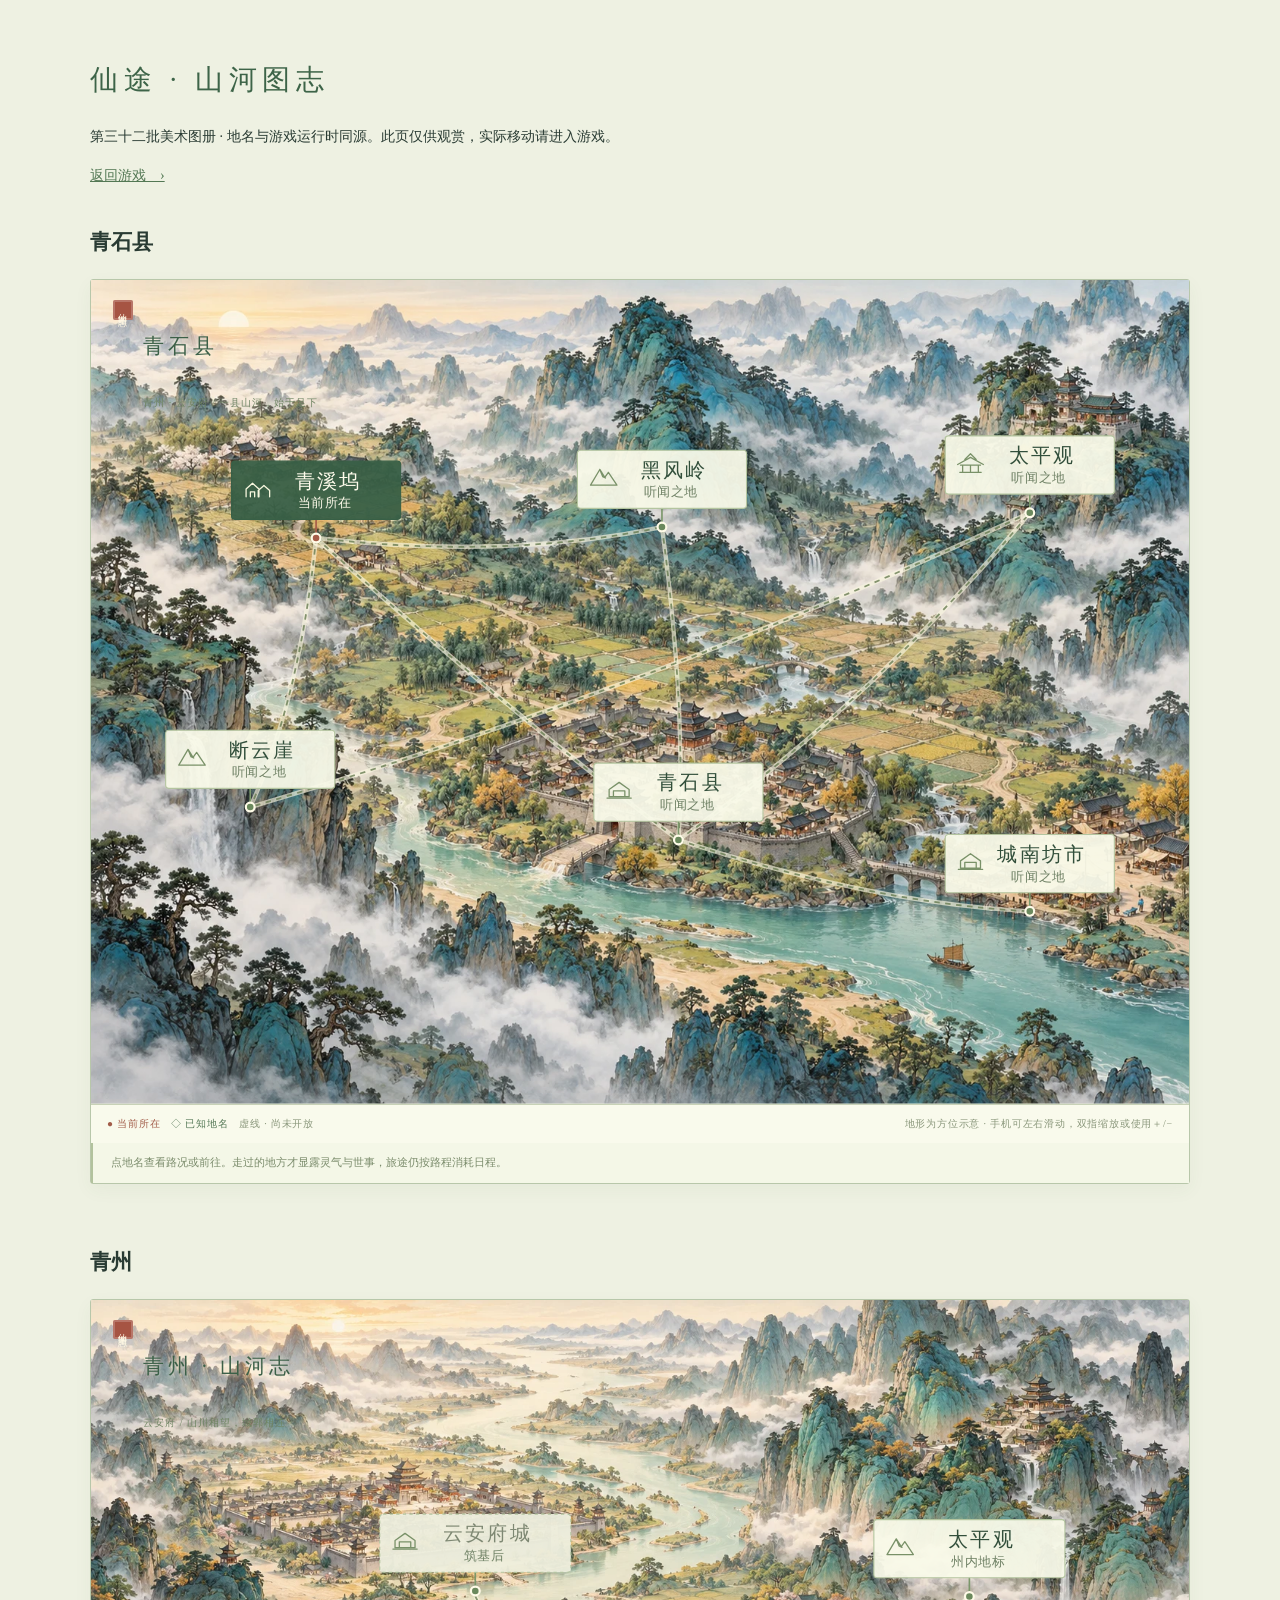
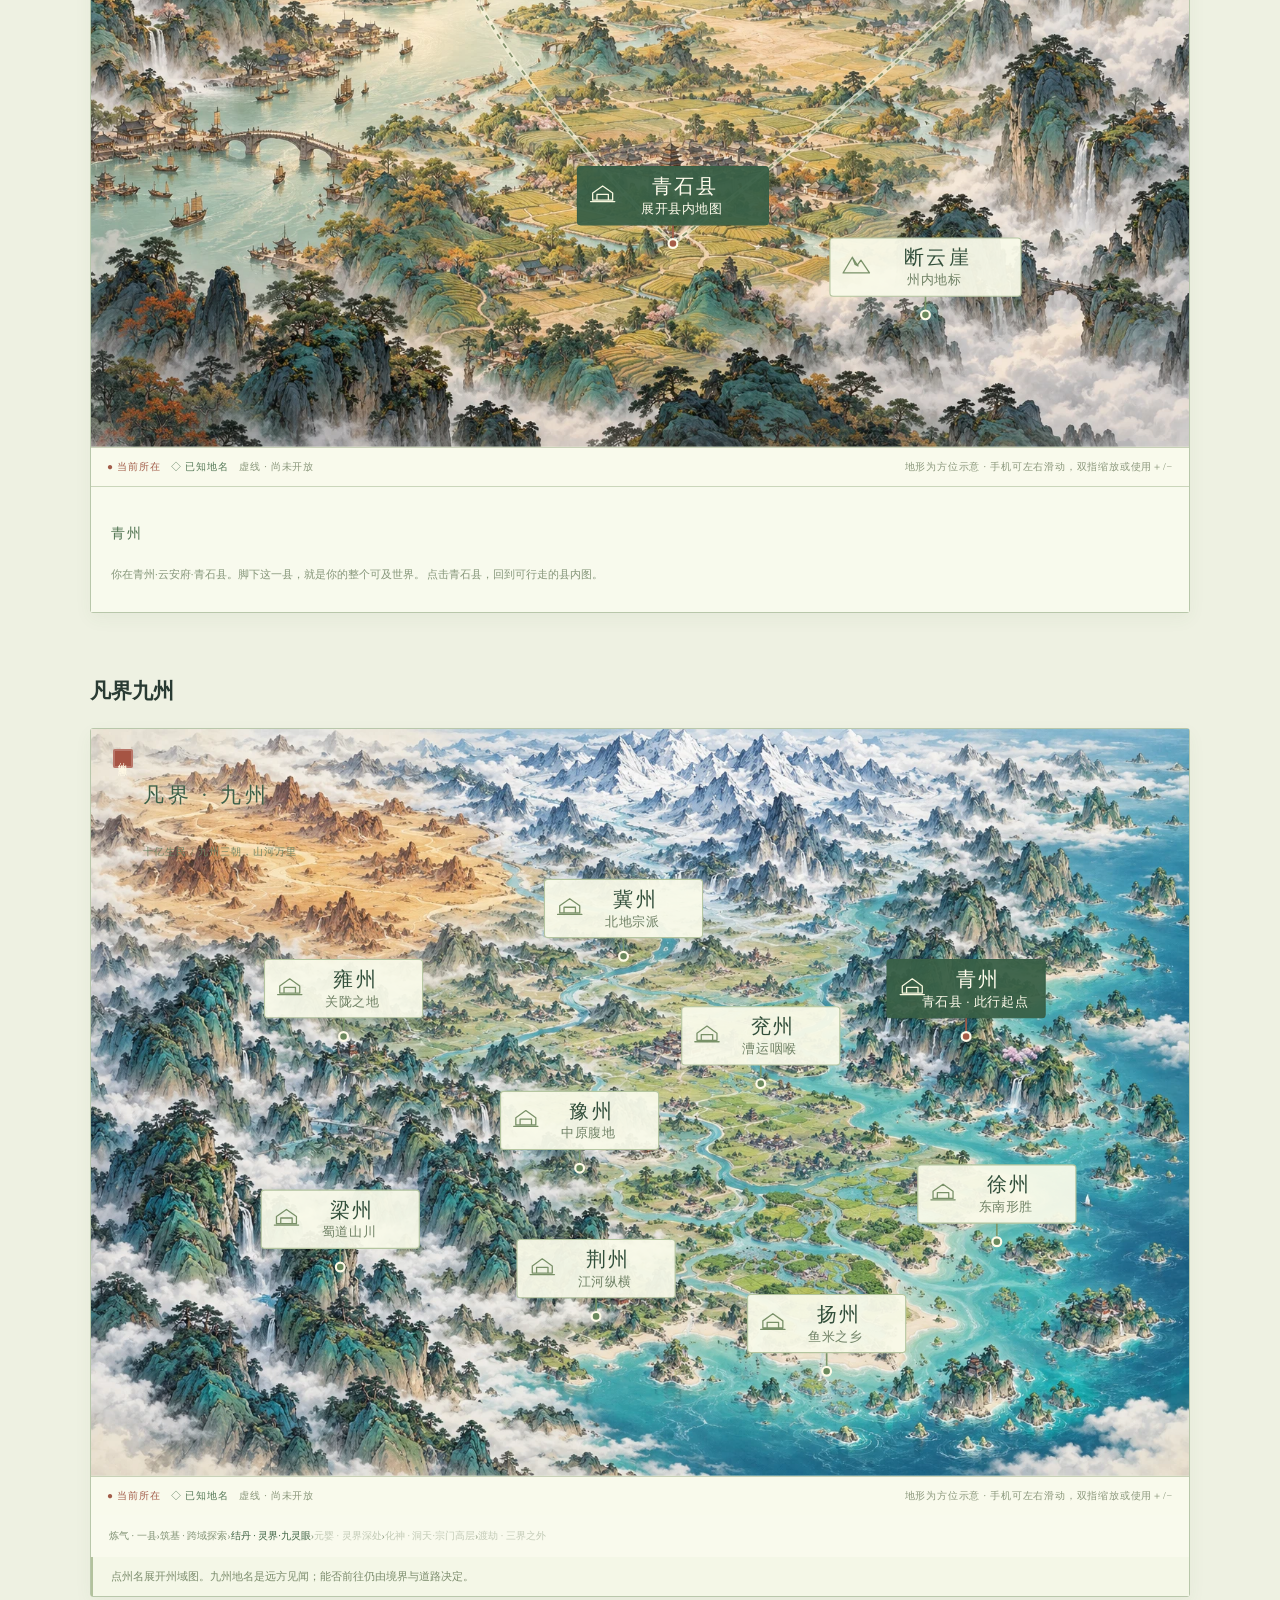
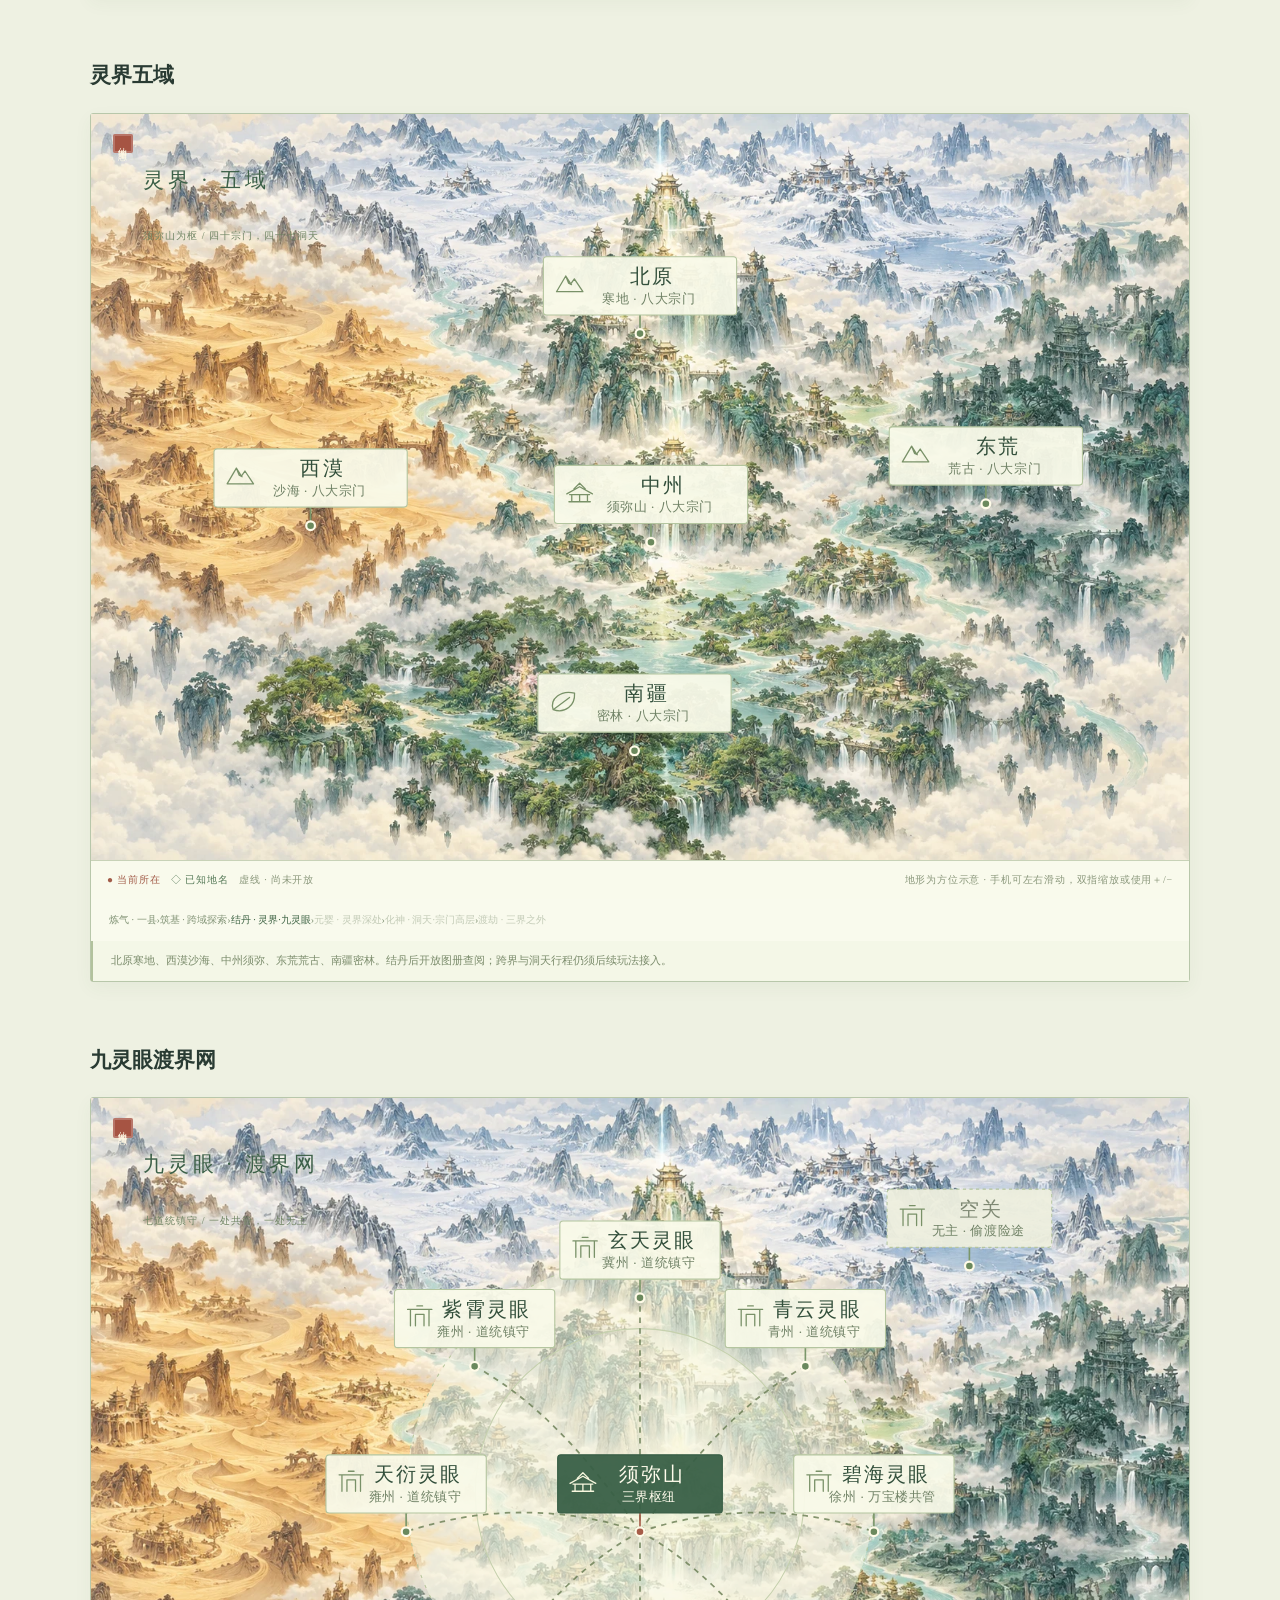
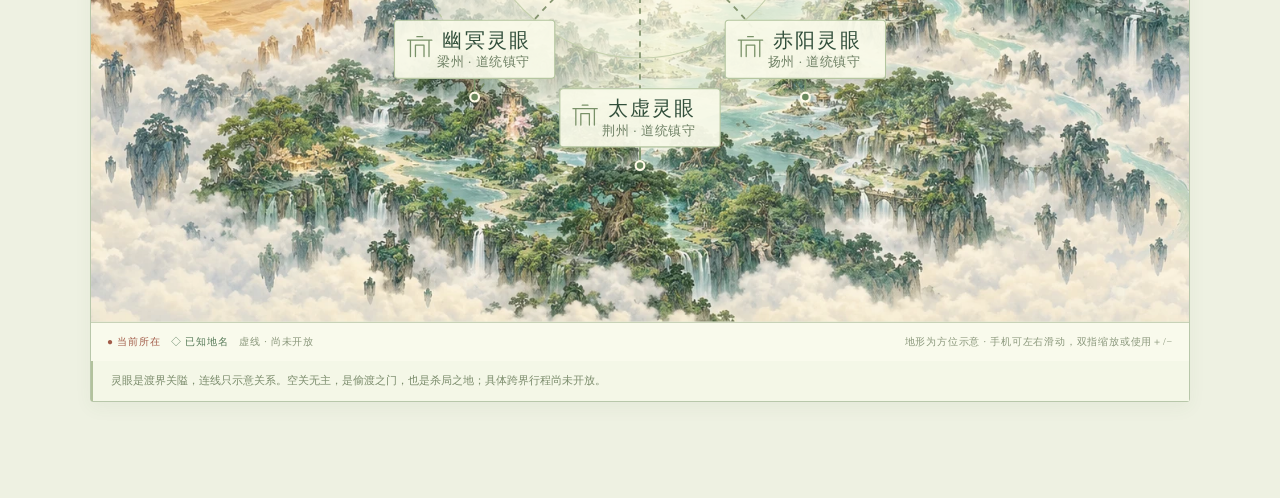
<file: prototype/maps/地图图册.html>
<!doctype html><html lang="zh-CN"><head><meta charset="utf-8"><meta name="viewport" content="width=device-width,initial-scale=1"><title>《仙途》山河图册 · 第三十二批</title><style>/* 第三十二批 · 青绿山水长卷 */
:root{--ink:#263d36;--paper:#293b33;--dim:#758078;--jade:#366b5b;--jade-dim:#6b8d7c;--line:#d4d6c5;--line2:#aabdab;--gold:#a38a5c;--blood:#a14f43;--card-bg:rgba(253,252,242,.85)}
body{background:#e6e9de;color:var(--paper);font-family:"Noto Serif SC","Microsoft YaHei","Songti SC",serif}
body::before{background:linear-gradient(90deg,#e4e9deaa,#faf8ec77),url('../assets/art/immortal-dawn-v1.webp') center/cover;opacity:.32}
.frame{max-width:1360px;padding:0 36px 86px;box-shadow:none!important;background:rgba(250,249,240,.65)}
.hud{padding:18px 0;background:none;border-radius:0;box-shadow:none;border-color:#b8c6b5}.hud::before{background:none}
.hud-brand{display:flex;align-items:center;gap:12px;padding-right:24px;border-right:1px solid #b8c6b5}.hud-brand strong{font-size:29px;letter-spacing:.15em;font-weight:500;white-space:nowrap}.vermilion-seal{display:inline-grid;place-items:center;background:#a65443;color:#fff8e4;writing-mode:vertical-rl;font-size:10px;line-height:1.35;letter-spacing:.2em;padding:6px 4px;border-radius:2px;box-shadow:inset 0 0 0 2px #ffffff33}
.name{color:#2d493e}.tag{border-color:#bdc9b6;background:#f4f4e8;color:#5e715e}.tag.root{background:#e5ecdd;color:#43684a;border-color:#b4c5a6}.bar{background:#e0e6d6;border-color:#b9c9ae}.bar-fill{background:linear-gradient(90deg,#a7bea0,#396d59)}
.stage{gap:36px;padding-top:22px;grid-template-columns:minmax(0,1fr) 280px}.scene{padding:0 0 24px;gap:0}.scene-head{color:#708775;border-color:#ccd5c5;letter-spacing:.1em;font-size:12px}.scene-head::after{background:#74927b;width:32px;height:2px}
.scene-vista{position:relative;flex-shrink:0;height:clamp(155px,24vh,260px);background:url('../assets/art/immortal-dawn-v1.webp') center 46%/cover;border-radius:3px;margin-bottom:24px;overflow:hidden}.scene-vista::after{content:'';position:absolute;inset:0;background:linear-gradient(90deg,#203e3e66,transparent 70%,#203e3e22)}.vista-copy{position:absolute;z-index:1;left:26px;bottom:23px;color:#fffdee}.vista-copy small{display:block;font-size:10px;letter-spacing:.3em;color:#f8f9e0}.vista-copy h2{font-size:29px;letter-spacing:.18em;font-weight:500}.vista-copy p{font-size:11px;letter-spacing:.1em;color:#f6f5e2}.vista-chapter{position:absolute;right:20px;top:18px;z-index:1;writing-mode:vertical-rl;letter-spacing:.35em;font-size:11px;color:#fff9e8}
.scene-text{color:#3e5147;font-size:16px;line-height:2.05;letter-spacing:.03em;max-width:780px}.scene-sub{color:#74806b;border-color:#cbd4c0}.stat-panel,.nav-card{background:rgba(255,255,246,.72)!important;border-color:#c7d3bf!important;border-radius:3px!important;box-shadow:none!important}.stat-panel{margin-top:24px;padding:18px 20px}.stat-panel .hd{color:#627960}.stat-panel .calc{color:#77846d}.stat-panel .calc b{color:#3e6a51}
.log{border:0!important;border-left:1px solid #c9d3c1!important;border-radius:0!important;background:transparent;padding:0 0 16px 26px;margin:0}.log-head{border-color:#cbd5c2;padding-top:0}.log-title{font-size:12px;letter-spacing:.3em;color:#55705b}.log-body{color:#7a8473;font-size:12px;line-height:1.95}.log-entry{border-color:#dbe0d1}.log-body .up{color:#527c5e}.log-body .down,.log-body .dn{color:#a35e4a}
.act,.mini,.opt,.map-page-close{border-color:#b5c6ad!important;border-radius:3px!important;background:linear-gradient(#fcfcf1,#eef1e1)!important;color:#48644d!important;box-shadow:none!important}.act:hover,.mini:hover,.opt:hover,.map-page-close:hover{background:#e2ead5!important;border-color:#6b9172!important}.act.primary,.act.solid{background:#3e6b58!important;color:#fffcec!important;border-color:#3e6b58!important}.act.primary:hover,.act.solid:hover{background:#2c5343!important}.choice{border-color:#c4cfb7;background:#f7f8eb;color:#3f5845;border-radius:3px;box-shadow:none}.choice:hover{border-color:#7f9c7f;background:#eef2df}.choice .num{color:#8e9c73}.choice .hint{color:#78836a}
.actions{display:grid;grid-template-columns:1.4fr 1fr;gap:8px 22px;background:rgba(249,250,238,.96);border-color:#c9d3c0;padding:12px 0 8px;max-height:none}.action-group{padding:0;border:0}.action-caption{color:#8a967b;font-size:9px;letter-spacing:.25em}.action-buttons{gap:8px}.action-buttons .act{min-height:47px;flex-direction:row;gap:7px}.action-buttons .act-mark{font-size:18px;color:#718b6b}.action-buttons .primary .act-mark{color:#e3edd3}.action-world .act{display:flex;min-height:47px;gap:8px;text-align:center}.action-world .act small{display:none}.action-tools{grid-column:1/-1}.action-tools .action-caption{display:none}.action-tools .action-buttons{display:flex;justify-content:flex-end;gap:16px}.action-tools .act{background:transparent!important;padding:1px 0!important;min-height:26px;border:0!important;color:#7b8972!important;font-size:11px!important}.action-tools .log-open{display:none}
.primary-nav{width:min(700px,calc(100% - 48px));bottom:12px;padding:5px 14px;background:#f8faedee!important;border-color:#c1ceb6!important;border-radius:4px!important;box-shadow:0 4px 22px #3d59431a!important}.primary-nav::before{background:none}.nav-tab{color:#89957f;min-height:42px}.nav-tab.active{color:#315c48;background:#e7eddc;border-radius:3px}.nav-tab .nav-icon{font-family:inherit;font-size:20px;font-weight:400}.nav-tab .nav-label{font-size:12px;letter-spacing:.18em}
.overlay{background:#1f382d66!important}.modal{background:#f5f6e9!important;border-color:#bfceb2!important;border-radius:5px!important;color:#314a3b!important;box-shadow:0 24px 90px #193d2a22!important}.modal h3,.modal h2{color:#365640}.modal p,.modal .sub{color:#74816b}.nav-card h4{color:#3c5e45}.nav-card p{color:#7a866e}.nav-kv>div{background:#edf1df;border-color:#d4ddc6}.nav-kv b{color:#3a5c42}.nav-kv span{color:#7b886c}.settings-card{background:#f5f6e9!important;border-color:#becbb2!important}.settings-title h2,.settings-row label{color:#3b5b43!important}.settings-row{border-color:#d4dec7}.settings-row select{background:#f9faef;color:#3e5944;border-color:#b9c8ad}.settings-intro,.settings-row small{color:#7b886e}.settings-chip{color:#4f7354;background:#e6edd9;border-color:#becfb1}
/* 开局长卷与建角页 */
body.start-screen .frame{max-width:none;background:none;padding:0;height:100dvh}body.start-screen .hud{display:none}body.start-screen .stage{display:block;padding:0;height:100%;overflow:hidden}body.start-screen .scene{height:100%;padding:0;overflow:auto}body.start-screen .log{display:none}
.start{position:relative;width:100%;max-width:none;padding:0;margin:0}.start-cover{min-height:100dvh;display:flex;align-items:center;padding:clamp(32px,7vw,110px);background:linear-gradient(90deg,#f5f4e7e8 0%,#f5f4e77a 32%,transparent 65%),url('../assets/art/immortal-dawn-v1.webp') center/cover;position:relative}.start-cover::after{content:'';position:absolute;inset:0;pointer-events:none;box-shadow:inset 0 0 100px #edecda44}.start-cover-copy{position:relative;z-index:1;max-width:490px}.start-kicker{font-size:12px;letter-spacing:.45em;color:#6e826a;margin-bottom:26px}.start-cover h1{font-family:"STKaiti","KaiTi","FangSong",serif;font-size:clamp(90px,10vw,160px);font-weight:400;line-height:1.2;letter-spacing:.15em;padding:0;border:0;color:#304b3c;margin:0 0 25px}.start-cover h1::before,.start-cover h1::after{display:none}.start-cover h1 em{color:#304b3c;font-style:normal}.start-cover .epigraph{font-size:15px;text-align:left;letter-spacing:.18em;color:#68816a;line-height:2.2;max-width:320px;margin:0 0 30px}.cover-intro{font-size:13px;line-height:2.2;color:#839078;letter-spacing:.08em;margin-bottom:34px}.cover-actions{display:flex;flex-direction:column;gap:12px;max-width:240px}.cover-actions .act{min-height:48px;font-size:14px;letter-spacing:.3em}.cover-actions .cover-link{background:#f6f7e4aa!important}.cover-footer{position:absolute;bottom:28px;left:clamp(32px,7vw,110px);font-size:10px;letter-spacing:.22em;color:#84917b}.cover-scroll{position:absolute;right:38px;bottom:28px;color:#798c72;font-size:11px;letter-spacing:.18em}
.creation-sheet{max-width:850px;margin:auto;padding:70px 36px 80px;scroll-margin-top:20px}.creation-header{display:flex;align-items:center;gap:14px;margin-bottom:30px}.creation-header small{font-size:10px;color:#8c997d;letter-spacing:.24em}.creation-header h2{font-size:27px;color:#3e6047;letter-spacing:.2em;font-weight:500}.creation-header p{font-size:12px;color:#859077}.start .field{margin-top:24px}.start .field label{color:#6e8766;letter-spacing:.25em;font-size:12px}.field input{background:#fafbf0;color:#3c5943;border:1px solid #c0cdb5;border-radius:3px;padding:12px 16px;width:100%;outline:none}.field input:focus{border-color:#6a916b;box-shadow:0 0 0 3px #86a47522}.field input::placeholder{color:#9aa58b}.opts{gap:9px}.opt{padding:15px 17px;min-height:62px;text-align:left}.opt .t{color:#587250;font-size:14px}.opt .d{font-size:11px;color:#919a7d!important}.opt.sel{background:#e8efda!important;border-color:#6f946d!important;border-left:3px solid #587f57!important}.preview{background:#eaf0df;color:#6b8060;border:1px dashed #bdcbb0;padding:14px 16px;font-size:12px;line-height:2}.preview b{color:#476e48}.start .lead{display:none}.start-links button{color:#698060}.creation-sheet .act.solid{min-height:52px;letter-spacing:.25em}
/* 山河图册：画面与数据分层，地图在手机上可平移与缩放 */
.modal.map-page{padding:24px max(22px,calc((100vw - 1320px)/2));background:#eef1e2!important;border:0!important;border-radius:0!important;scrollbar-color:#a9bea3 #eef1e2}.map-page-head{position:static;margin:0;padding:0 0 18px;background:none!important;border-color:#c1cfb5;align-items:center}.map-page-head h3{font-size:26px;color:#36573f!important;letter-spacing:.2em}.map-page-head p{color:#8b957e;font-size:11px}.map-heading{display:flex;align-items:center;gap:15px}.map-statusbar{margin:18px 0 12px;gap:0;border:1px solid #c6d2b9;background:#f9faed}.map-statusbar>div{border:0!important;border-right:1px solid #d9e0cd!important;background:transparent!important;border-radius:0;padding:10px 18px}.map-statusbar>div:last-child{border:0!important}.map-statusbar small{color:#8d9c7e!important;font-size:10px}.map-statusbar b{color:#476546!important;font-size:13px}
.map-topline{display:flex;justify-content:space-between;align-items:center;gap:15px;margin:8px 0 12px;flex-wrap:wrap}.map-topline .mapcrumb{border:0;background:none;margin:0;padding:0;gap:10px}.mapcrumb a{color:#7d9472}.mapcrumb .on{color:#3f6445}.map-layers{display:flex;gap:4px;background:#e0e8d4;padding:3px;border-radius:3px}.map-layers button{appearance:none;border:0;padding:7px 15px;background:none;color:#849679;font:inherit;font-size:12px;cursor:pointer}.map-layers button.active{background:#fafbf0;color:#3e6646;box-shadow:0 2px 5px #526b4c15}.mapwrap{padding:0!important;border:1px solid #b8c7aa!important;background:#e4e9d4!important;border-radius:3px!important;box-shadow:0 6px 18px #345a3f0d!important;overflow:visible!important}.mapwrap:before{display:none}.atlas-art{position:relative;background:#e5ead7;overflow:hidden}.atlas-scroll{overflow:auto;overscroll-behavior-x:contain;scrollbar-width:thin;scrollbar-color:#9eb493 #e5ead7}.atlas-scroll svg{display:block;width:100%;min-width:620px;max-height:none!important;filter:none!important;height:auto!important}.atlas-scroll svg text{font-family:"Noto Serif SC","Microsoft YaHei",serif;stroke:none;paint-order:normal}.atlas-scroll svg .atlas-label{fill:#324f3b;font-size:18px;letter-spacing:2px}.atlas-scroll svg .atlas-sub{fill:#6f8165;font-size:12px;letter-spacing:.5px}.atlas-scroll svg .atlas-node{cursor:pointer;outline:none}.atlas-scroll svg .atlas-node:hover .atlas-plaque,.atlas-scroll svg .atlas-node:focus .atlas-plaque{fill:#fffef1;stroke:#4f8054;stroke-width:2}.atlas-node:hover .atlas-label{fill:#23492e}.atlas-scroll svg .atlas-plaque{fill:#f9fae9;fill-opacity:.94;stroke:#b4c59f;stroke-width:1}.atlas-scroll svg .is-current .atlas-plaque{fill:#385f46;stroke:#385f46}.atlas-scroll svg .is-current .atlas-label,.atlas-scroll svg .is-current .atlas-sub{fill:#fffcec}.atlas-scroll svg .is-locked .atlas-plaque{fill:#eff0df;stroke-dasharray:3 3}.atlas-scroll svg .is-locked .atlas-label{fill:#7e8873}.atlas-route{stroke:#687c52;stroke-width:1.6;fill:none;stroke-dasharray:5 5;opacity:.8}.atlas-route.locked{stroke:#929b7c;stroke-dasharray:2 7;opacity:.55}.atlas-route-shadow{stroke:#fbf8e1;stroke-width:4;fill:none;opacity:.65}.atlas-toolbar{position:absolute;right:14px;top:14px;z-index:2;display:flex;gap:4px;background:#f5f8e9eb;padding:4px;border:1px solid #bacaaa;border-radius:3px}.atlas-toolbar button{border:0;background:none;color:#4d7150;font:inherit;min-width:34px;min-height:34px;font-size:17px;cursor:pointer}.atlas-toolbar button:hover{background:#e1ead3}.atlas-toolbar output{min-width:42px;font-size:10px;color:#6a8160;display:grid;place-items:center}.atlas-title{position:absolute;left:22px;top:20px;z-index:1;pointer-events:none;display:flex;align-items:flex-start;gap:10px}.atlas-title h4{font-size:21px;letter-spacing:.18em;color:#3c6048;font-weight:500;text-shadow:0 1px 5px #fffce8}.atlas-title p{font-size:10px;color:#708564;letter-spacing:.1em}.atlas-title .vermilion-seal{font-size:9px}.atlas-foot{display:flex;justify-content:space-between;gap:12px;padding:10px 16px;border-top:1px solid #c8d2b7;background:#f9faec;color:#8a977b;font-size:10px;letter-spacing:.08em}.atlas-foot .current{color:#a25c49}.atlas-foot .visited{color:#557957}.maplegend{padding:12px 18px;margin:0;background:#f6f8e9;border-top:1px solid #c9d3ba;color:#7d8d6f}.maplegend .dot{background:#90aa7d;border-color:#8ba175}.maplegend .dot.here{background:#9b5749;border-color:#9b5749}.mapnote{background:#f4f7e7!important;border-left:2px solid #b2c29d!important;color:#7b8c6c!important;border-radius:0!important;font-size:11px;padding:10px 18px;margin:0}.mapswitch{padding:12px 16px;margin:0;background:#f6f8ea}.mapswitch .mini.on{background:#3e694e!important;color:#fbfce9!important}.mapwrap>.mapcrumb{border:0;background:#f9faed;padding:12px 18px;margin:0!important;font-size:10px;color:#839477}.world-census{background:#f4f7e7;border:0;color:#4e6f4e}.world-census .census-head{color:#54764f}.scale-grid>div{background:#f9faee;border-color:#d0dcc1}.census-head span,.census-note,.census-local,.census-row small{color:#8b997b}.census-local{background:#e9efdc}.census-local b{color:#58744c}.census-row{border-color:#d7e0cb}.map-details{border-top:1px solid #cbd6bc;background:#f4f7e7;padding:12px 18px;font-size:11px}.map-details summary{cursor:pointer;color:#72896a;letter-spacing:.12em}.map-details .world-census{margin:14px 0 0;padding:0}.map-dock{position:sticky;bottom:-24px;background:#f4f7e9f5;border-color:#bdcdb0;padding:12px 0;margin:16px 0 0}.map-dock-current small{color:#8da17d}.map-dock-current b{color:#476747}.map-dock-current span{color:#94a385}.map-dock .act.primary{padding:12px 22px!important}.atlas-context{display:flex;gap:18px;justify-content:space-between;align-items:center;background:#f8faed;padding:16px 20px;border-top:1px solid #cad6ba}.atlas-context h4{font-weight:500;color:#4d714e;font-size:14px;letter-spacing:.12em}.atlas-context p{font-size:11px;color:#859679;line-height:1.8}.atlas-context .mini{flex-shrink:0}
@media(min-width:861px){.start .opts{grid-template-columns:repeat(2,minmax(0,1fr))}.start #sexOpts{grid-template-columns:repeat(2,minmax(0,1fr))}}
@media(max-height:800px) and (min-width:861px){.scene-vista{height:155px;margin-bottom:15px}.scene-text{font-size:14px}.stat-panel{margin-top:14px;padding:12px 16px}.stage{padding-top:16px}.hud{padding:12px 0}.actions{padding-top:8px}}
@media(max-width:860px){.frame{padding:0 18px 78px}.hud{padding:12px 0;gap:10px}.hud-brand{padding-right:10px;gap:5px}.hud-brand strong{font-size:23px}.hud-brand .vermilion-seal{display:none}.stage{display:block;min-height:0;padding-top:16px}.scene{height:100%;overflow-y:auto;padding-bottom:14px}.log{display:none}.scene-vista{height:180px;margin-bottom:20px}.scene-text{font-size:15px}.vista-copy{left:20px;bottom:18px}.vista-copy h2{font-size:25px}.hud-left{gap:5px}.name-row{gap:5px}.name{font-size:15px}.tag{font-size:9px;padding:0 4px}.hud-right{gap:12px}.stat .v{font-size:15px}.stat .k{font-size:9px}.realm-row{gap:7px}.bar{max-width:90px}.bar-text{display:none}.actions{grid-template-columns:1fr;gap:10px;padding:10px 0 7px;max-height:30dvh;overflow-y:auto}.action-caption{display:none}.action-buttons .act{font-size:11px!important;min-height:42px;gap:4px}.action-world .act{min-height:35px}.action-tools .action-buttons{justify-content:center;gap:22px}.action-tools .act{min-height:24px;font-size:10px!important}.action-tools .log-open{display:inline-flex}.primary-nav{width:100%;bottom:0;border-left:0!important;border-right:0!important;border-bottom:0!important;border-radius:0!important;padding:5px 12px calc(5px + env(safe-area-inset-bottom));gap:4px}.nav-tab{flex-direction:column;min-height:49px;gap:0}.nav-tab .nav-icon{font-size:20px;line-height:1.4}.nav-tab .nav-label{font-size:10px;letter-spacing:.1em}.modal{max-height:86dvh;padding:22px 18px}.modal.map-page{padding:16px 14px 0;max-height:none}.map-page-head{padding-bottom:12px;gap:8px}.map-heading{gap:9px}.map-page-head h3{font-size:22px;white-space:nowrap}.map-page-head p{font-size:10px;max-width:230px}.map-page-close{font-size:11px;padding:8px}.map-heading>.vermilion-seal{display:none}.map-statusbar{grid-template-columns:repeat(2,minmax(0,1fr));margin:12px 0}.map-statusbar>div{padding:8px 12px}.map-statusbar>div:nth-child(-n+2){border-bottom:1px solid #d9e0cd!important}.map-statusbar>div:nth-child(2){border-right:0!important}.map-statusbar small{margin-bottom:2px}.map-statusbar b{font-size:12px}.map-topline{gap:9px}.map-topline .mapcrumb{font-size:11px}.map-layers{width:100%}.map-layers button{flex:1;padding:7px 10px;font-size:11px}.atlas-toolbar{top:10px;right:10px;gap:0}.atlas-toolbar button{min-width:30px;min-height:30px}.atlas-title{left:15px;top:14px;gap:7px}.atlas-title h4{font-size:17px}.atlas-title p{font-size:9px}.atlas-foot{flex-wrap:wrap;gap:4px 12px;padding:9px 12px;font-size:9px}.mapwrap svg{min-height:0}.atlas-context{padding:12px 14px;gap:10px}.atlas-context h4{font-size:12px}.atlas-context p{font-size:10px}.map-dock{bottom:0;flex-direction:row;align-items:center;padding:12px 0 calc(12px + env(safe-area-inset-bottom));margin-top:12px}.map-dock-current b{font-size:12px}.map-dock-current small{font-size:9px}.map-dock-actions{display:flex;gap:5px}.map-dock-actions #mapCloseBottom{display:none}.map-dock-actions .act{font-size:11px!important;padding:10px 12px!important}.start-cover{min-height:94dvh;padding:50px 32px;background-position:60% center;background-image:linear-gradient(90deg,#f5f4e7eb,#f5f4e788 50%,#f5f4e711),url('../assets/art/immortal-dawn-v1.webp')}.start-cover-copy{max-width:280px}.start-cover h1{font-size:110px;letter-spacing:.08em}.start-kicker{font-size:10px;margin-bottom:24px}.start-cover .epigraph{font-size:13px;max-width:230px}.cover-intro{font-size:11px;max-width:230px}.cover-actions{max-width:205px}.cover-footer{left:32px;bottom:24px;font-size:9px;max-width:235px;line-height:1.8}.cover-scroll{right:22px;bottom:26px;font-size:10px;writing-mode:vertical-rl}.creation-sheet{padding:40px 22px 55px}.creation-header h2{font-size:24px}.start .opts{grid-template-columns:repeat(2,minmax(0,1fr))}.opt{padding:12px 11px}.opt .t{font-size:12px}.opt .d{font-size:10px;line-height:1.6}.start .field{margin-top:21px}.field input{font-size:15px}.start #sexOpts{grid-template-columns:repeat(2,minmax(0,1fr))}.preview{font-size:11px}.cover-actions .act{min-height:46px}.start-cover .epigraph{margin-bottom:25px}}
@media(max-width:375px){.frame{padding-left:12px;padding-right:12px}.hud-brand strong{font-size:20px}.hud-right{gap:8px}.stat .v{font-size:13px}.tag{font-size:8px}.start-cover h1{font-size:94px}.start-cover{padding-left:26px}.scene-vista{height:160px}.action-buttons .act{font-size:10px!important}.action-buttons .act-mark{font-size:15px}}
/* 避免旧版地图的 pointer-events 规则吞掉地名牌点击。 */
.atlas-scroll .atlas-node .atlas-plaque{pointer-events:all}.atlas-scroll svg>image{pointer-events:none}.atlas-node text{pointer-events:none}.atlas-scroll .atlas-node:hover{filter:none}
.start{overflow:visible}.start-cover h1{text-indent:0;white-space:nowrap}.start-cover .epigraph{padding-left:0;opacity:1}
@media(min-width:861px){.map-page .mapwrap{max-width:min(100%,calc((100dvh - 350px)*1.333))!important}.mapwrap .mapswitch{justify-content:center}}
@media(max-width:860px){.hud{display:grid;grid-template-columns:auto minmax(0,1fr);grid-template-areas:"brand profile" "stats stats";gap:9px 14px}.hud-brand{grid-area:brand;justify-content:center;border-right:1px solid #c8d3bc;padding-right:12px}.hud-left{grid-area:profile}.hud-right{grid-area:stats;display:grid;grid-template-columns:repeat(3,1fr);width:100%;padding-top:5px}.hud-right .stat{display:flex;flex-direction:row;align-items:center;justify-content:center;gap:7px}.hud-right .stat+.stat{border-left:1px solid #d0dac4}.stat .v{font-size:14px}.action-buttons .act{white-space:nowrap;font-size:11px!important;padding:7px 3px!important}.action-buttons .act-mark{font-size:16px}.action-buttons .act span:last-child{white-space:nowrap;letter-spacing:0}.scene-vista{height:170px}}

body{overflow:auto;margin:0;background:#eef1e2;font-size:14px;line-height:1.8}main{max-width:1100px;margin:auto;padding:36px 18px}.atlas-section{margin:36px 0 60px}.atlas-scroll svg{min-width:620px}.atlas-toolbar{display:none}h1{font-weight:500;letter-spacing:.2em;color:#3d6448}a{color:#537854}.mapnode,.mapstate,.maplocal{cursor:default!important}.mapnode[role],.mapstate[role],.maplocal[role]{pointer-events:none}details{display:none}.atlas-context .mini{display:none}</style></head><body><main><h1>仙途 · 山河图志</h1><p>第三十二批美术图册 · 地名与游戏运行时同源。此页仅供观赏，实际移动请进入游戏。</p><p><a href="../index.html">返回游戏　›</a></p><section class="atlas-section"><h2>青石县</h2><div class="mapwrap"><section class="atlas-art"><div class="atlas-title"><span class="vermilion-seal">仙途图志</span><div><h4>青石县</h4><p>青州 · 云安府 / 一县山河，始于足下</p></div></div><div class="atlas-toolbar" aria-label="地图缩放"><button type="button" data-atlas-zoom="-1" aria-label="缩小地图">−</button><output aria-live="polite">100%</output><button type="button" data-atlas-zoom="1" aria-label="放大地图">＋</button><button type="button" data-atlas-zoom="0" aria-label="重置地图">↺</button></div><div class="atlas-scroll" aria-label="山河地图，可横向滚动"><svg xmlns="http://www.w3.org/2000/svg" viewBox="0 0 1000 750" role="img" aria-label="青石县"><title>青石县</title><image href="../assets/art/county-atlas-v1.webp" width="1000" height="750" preserveAspectRatio="xMidYMid slice"/><path d="M205 235 Q377.5 255 520 225" class="atlas-route-shadow"/><path d="M205 235 Q377.5 255 520 225" class="atlas-route"/><path d="M205 235 Q385 397.5 535 510" class="atlas-route-shadow"/><path d="M205 235 Q385 397.5 535 510" class="atlas-route"/><path d="M520 225 Q542.5 392.5 535 510" class="atlas-route-shadow"/><path d="M520 225 Q542.5 392.5 535 510" class="atlas-route"/><path d="M535 510 Q710 567.5 855 575" class="atlas-route-shadow"/><path d="M535 510 Q710 567.5 855 575" class="atlas-route"/><path d="M535 510 Q710 386 855 212" class="atlas-route-shadow"/><path d="M535 510 Q710 386 855 212" class="atlas-route"/><path d="M205 235 Q190 382.5 145 480" class="atlas-route-shadow"/><path d="M205 235 Q190 382.5 145 480" class="atlas-route"/><path d="M855 212 Q515 371 145 480" class="atlas-route-shadow"/><path d="M855 212 Q515 371 145 480" class="atlas-route"/><g class="atlas-node mapnode is-current" data-to="village" transform="translate(205 200)" role="img" aria-label="青溪坞，当前所在"><title>青溪坞 · 当前所在</title><path d="M0 17V34" stroke="#a65c48" stroke-width="1.5"/><circle cy="35" r="4" fill="#a65c48" stroke="#fffbe8" stroke-width="2"/><rect class="atlas-plaque" x="-77" y="-35" width="154" height="53" rx="3"/><g transform="translate(-54 -9) scale(.65)" style="color:#f8f8df"><path d="M-15 10V-1L-6-9 3-1V10M2 10V1L10-6 18 1V10M-9 10V3H-3V10" fill="none" stroke="currentColor" stroke-width="1.8" stroke-linejoin="round" stroke-linecap="round"/></g><text class="atlas-label" x="11" y="-11" text-anchor="middle">青溪坞</text><text class="atlas-sub" x="8" y="7" text-anchor="middle">当前所在</text></g><g class="atlas-node mapnode " data-to="ridge" transform="translate(520 190)" role="img" aria-label="黑风岭，听闻之地"><title>黑风岭 · 听闻之地</title><path d="M0 17V34" stroke="#7b976a" stroke-width="1.5"/><circle cy="35" r="4" fill="#6b895d" stroke="#fffbe8" stroke-width="2"/><rect class="atlas-plaque" x="-77" y="-35" width="154" height="53" rx="3"/><g transform="translate(-54 -9) scale(.65)" style="color:#799168"><path d="M-17 9-4-13 3-2 8-9 20 9ZM-4-13 0-3 4-1" fill="none" stroke="currentColor" stroke-width="1.8" stroke-linejoin="round" stroke-linecap="round"/></g><text class="atlas-label" x="11" y="-11" text-anchor="middle">黑风岭</text><text class="atlas-sub" x="8" y="7" text-anchor="middle">听闻之地</text></g><g class="atlas-node mapnode " data-to="temple" transform="translate(855 177)" role="img" aria-label="太平观，听闻之地"><title>太平观 · 听闻之地</title><path d="M0 17V34" stroke="#7b976a" stroke-width="1.5"/><circle cy="35" r="4" fill="#6b895d" stroke="#fffbe8" stroke-width="2"/><rect class="atlas-plaque" x="-77" y="-35" width="154" height="53" rx="3"/><g transform="translate(-54 -9) scale(.65)" style="color:#799168"><path d="M-18 0 0-10 18 0M-14 1H14M-11 2V10M0 2V10M11 2V10M-15 11H15M-8-7 0-15 8-7" fill="none" stroke="currentColor" stroke-width="1.8" stroke-linejoin="round" stroke-linecap="round"/></g><text class="atlas-label" x="11" y="-11" text-anchor="middle">太平观</text><text class="atlas-sub" x="8" y="7" text-anchor="middle">听闻之地</text></g><g class="atlas-node mapnode " data-to="cliff" transform="translate(145 445)" role="img" aria-label="断云崖，听闻之地"><title>断云崖 · 听闻之地</title><path d="M0 17V34" stroke="#7b976a" stroke-width="1.5"/><circle cy="35" r="4" fill="#6b895d" stroke="#fffbe8" stroke-width="2"/><rect class="atlas-plaque" x="-77" y="-35" width="154" height="53" rx="3"/><g transform="translate(-54 -9) scale(.65)" style="color:#799168"><path d="M-17 9-4-13 3-2 8-9 20 9ZM-4-13 0-3 4-1" fill="none" stroke="currentColor" stroke-width="1.8" stroke-linejoin="round" stroke-linecap="round"/></g><text class="atlas-label" x="11" y="-11" text-anchor="middle">断云崖</text><text class="atlas-sub" x="8" y="7" text-anchor="middle">听闻之地</text></g><g class="atlas-node mapnode " data-to="county" transform="translate(535 475)" role="img" aria-label="青石县，听闻之地"><title>青石县 · 听闻之地</title><path d="M0 17V34" stroke="#7b976a" stroke-width="1.5"/><circle cy="35" r="4" fill="#6b895d" stroke="#fffbe8" stroke-width="2"/><rect class="atlas-plaque" x="-77" y="-35" width="154" height="53" rx="3"/><g transform="translate(-54 -9) scale(.65)" style="color:#799168"><path d="M-14 7V-3L0-13 14-3V7ZM-8 7V-1H8V7M-17 9H17" fill="none" stroke="currentColor" stroke-width="1.8" stroke-linejoin="round" stroke-linecap="round"/></g><text class="atlas-label" x="11" y="-11" text-anchor="middle">青石县</text><text class="atlas-sub" x="8" y="7" text-anchor="middle">听闻之地</text></g><g class="atlas-node mapnode " data-to="market" transform="translate(855 540)" role="img" aria-label="城南坊市，听闻之地"><title>城南坊市 · 听闻之地</title><path d="M0 17V34" stroke="#7b976a" stroke-width="1.5"/><circle cy="35" r="4" fill="#6b895d" stroke="#fffbe8" stroke-width="2"/><rect class="atlas-plaque" x="-77" y="-35" width="154" height="53" rx="3"/><g transform="translate(-54 -9) scale(.65)" style="color:#799168"><path d="M-14 7V-3L0-13 14-3V7ZM-8 7V-1H8V7M-17 9H17" fill="none" stroke="currentColor" stroke-width="1.8" stroke-linejoin="round" stroke-linecap="round"/></g><text class="atlas-label" x="11" y="-11" text-anchor="middle">城南坊市</text><text class="atlas-sub" x="8" y="7" text-anchor="middle">听闻之地</text></g></svg></div><div class="atlas-foot"><span><span class="current">● 当前所在</span>　<span class="visited">◇ 已知地名</span>　虚线 · 尚未开放</span><span>地形为方位示意 · 手机可左右滑动，双指缩放或使用＋/−</span></div></section><div class="mapnote">点地名查看路况或前往。走过的地方才显露灵气与世事，旅途仍按路程消耗日程。</div><details class="map-details"><summary>县外方向 · 5 处远地</summary><div class="mapswitch"><button class="mini mapnode" data-to="prefecture">云安府城 · 查看路线</button><button class="mini mapnode" data-to="riverTown">白水渡镇 · 查看路线</button><button class="mini mapnode" data-to="spiritMarket">落霞坊市 · 查看路线</button><button class="mini mapnode" data-to="taiyueSect">太岳宗外山 · 查看路线</button><button class="mini mapnode" data-to="mistSecret">玄雾古境 · 元婴后</button></div><p>远地另列，跨县行程沿真实路网逐站结算。</p></details><details class="map-details"><summary>山河志 · 人口与修士分布</summary><section class="world-census"><div class="census-head"><strong>山河尺度与修士分布</strong><span>按设定总表</span></div><div class="scale-grid"><div><small>凡界人口</small><b>约十亿</b></div><div><small>行政区划</small><b>九州 · 324府 · 3240县</b></div><div><small>凡界修士</small><b>约24.3万人</b></div><div><small>凡界尺度</small><b>东西约三万里 · 南北约两万四千里</b></div><div><small>青石县辖境</small><b>约30.9万人口 · 75名修士</b></div><div><small>青石县城</small><b>常住人口约2.4万人</b></div></div><div class="census-note">分布遵循世界观：人口密集不等于灵气浓。城镇是交易与治理中心，乡村山林更适合修炼；宗门依灵脉而建，不按凡人政区均匀分布。</div><div class="census-note"><b>修行环境倍率：</b>村庄 ×1.3；青石县城 ×1.0；断云崖 ×2.0。其它地点暂按灵气浓度温和折算，待设定案补齐专属倍率后再定值。</div><div class="census-local"><b>青石县修士账：</b> 炼气 60人 · 筑基 14人 · 结丹 0.7人 · 元婴 0.02人 · 化神以上 0人</div><div class="census-row"><span>炼气</span><b>194,000</b><small>凡界存量主力；县城、乡镇、坊市与宗门外院常见</small></div><div class="census-row"><span>筑基</span><b>46,000</b><small>凡界中坚；一县基准约14人，城里3—4人、乡间约10人</small></div><div class="census-row"><span>结丹</span><b>2,400</b><small>凡界稀少；一县平均约0.7人，依附上品灵脉、家族或上院</small></div><div class="census-row"><span>元婴</span><b>60</b><small>凡界极少；设定表记为全界约60人，主要与九州灵眼相关</small></div><div class="census-row"><span>化神及以上</span><b>0</b><small>凡界灵气上限不足；化神最低灵气门槛为8，凡界最高约6</small></div><div class="census-head"><strong>灵气地理分布</strong><span>浓度为绝对值</span></div><div class="census-row"><span>荒原</span><b>0.3—0.5</b><small>多数修士难以长期修炼</small></div><div class="census-row"><span>县城／府城／坊市</span><b>0.6—0.9</b><small>交易与人口集中，灵气反而偏薄</small></div><div class="census-row"><span>乡村／山林</span><b>1.0—1.2</b><small>适合炼气修士日常修行</small></div><div class="census-row"><span>县观／下院山门</span><b>1.6—2.0</b><small>筑基修士与宗门资源集中</small></div><div class="census-row"><span>上院／上品灵脉</span><b>2.0—2.2</b><small>凡界约200处，结丹修行门槛附近</small></div><div class="census-row"><span>九州灵眼</span><b>5—6</b><small>凡界仅九处，元婴修行关键节点</small></div><div class="census-note">凡界人口、行政区划、修士存量和灵气门槛取自《问道长生》设定总表「世界密度」「灵气门槛与分布」「地图设定」。境界存量为近似数；原表总数约24.3万人，而分境界数相加约24.246万人，属于原设定表的口径／取整差，不在此处擅自补齐。单县结丹平均0.7人与「三个县里两个无结丹」的描述也存在统计口径张力，后续平衡时应回到设定案确认。</div><div class="census-note">地图距离按路线里数结算，行程天数 = ⌈距离 ÷ 当前境界日行里数⌉。炼气日行80里、筑基800里、结丹2500里、元婴8000里、化神30000里；炼虚开始可空间挪移。地图点位的精确人口若未在设定表中给出，只作为局部场景数据，不冒充全县／全府总账。</div></section></details></div></section><section class="atlas-section"><h2>青州</h2><div class="mapwrap"><section class="atlas-art"><div class="atlas-title"><span class="vermilion-seal">仙途图志</span><div><h4>青州 · 山河志</h4><p>云安府 / 山川相望，城郭相连</p></div></div><div class="atlas-toolbar" aria-label="地图缩放"><button type="button" data-atlas-zoom="-1" aria-label="缩小地图">−</button><output aria-live="polite">100%</output><button type="button" data-atlas-zoom="1" aria-label="放大地图">＋</button><button type="button" data-atlas-zoom="0" aria-label="重置地图">↺</button></div><div class="atlas-scroll" aria-label="山河地图，可横向滚动"><svg xmlns="http://www.w3.org/2000/svg" viewBox="0 0 1000 680" role="img" aria-label="青州 · 山河志"><title>青州 · 山河志</title><image href="../assets/art/state-atlas-v1.webp" width="1000" height="680" preserveAspectRatio="xMidYMid slice"/><path d="M350 270Q400 365 530 495Q680 380 800 270" class="atlas-route-shadow"/><path d="M350 270Q400 365 530 495Q680 380 800 270" class="atlas-route"/><g class="atlas-node is-locked"  transform="translate(350 230)"><title>云安府城 · 筑基后</title><path d="M0 17V34" stroke="#7b976a" stroke-width="1.5"/><circle cy="35" r="4" fill="#6b895d" stroke="#fffbe8" stroke-width="2"/><rect class="atlas-plaque" x="-87" y="-35" width="174" height="53" rx="3"/><g transform="translate(-64 -9) scale(.65)" style="color:#799168"><path d="M-14 7V-3L0-13 14-3V7ZM-8 7V-1H8V7M-17 9H17" fill="none" stroke="currentColor" stroke-width="1.8" stroke-linejoin="round" stroke-linecap="round"/></g><text class="atlas-label" x="11" y="-11" text-anchor="middle">云安府城</text><text class="atlas-sub" x="8" y="7" text-anchor="middle">筑基后</text></g><g class="atlas-node maplocal is-current" data-county="true" transform="translate(530 460)" role="img" aria-label="青石县，展开县内地图"><title>青石县 · 展开县内地图</title><path d="M0 17V34" stroke="#a65c48" stroke-width="1.5"/><circle cy="35" r="4" fill="#a65c48" stroke="#fffbe8" stroke-width="2"/><rect class="atlas-plaque" x="-87" y="-35" width="174" height="53" rx="3"/><g transform="translate(-64 -9) scale(.65)" style="color:#f8f8df"><path d="M-14 7V-3L0-13 14-3V7ZM-8 7V-1H8V7M-17 9H17" fill="none" stroke="currentColor" stroke-width="1.8" stroke-linejoin="round" stroke-linecap="round"/></g><text class="atlas-label" x="11" y="-11" text-anchor="middle">青石县</text><text class="atlas-sub" x="8" y="7" text-anchor="middle">展开县内地图</text></g><g class="atlas-node "  transform="translate(800 235)"><title>太平观 · 州内地标</title><path d="M0 17V34" stroke="#7b976a" stroke-width="1.5"/><circle cy="35" r="4" fill="#6b895d" stroke="#fffbe8" stroke-width="2"/><rect class="atlas-plaque" x="-87" y="-35" width="174" height="53" rx="3"/><g transform="translate(-64 -9) scale(.65)" style="color:#799168"><path d="M-17 9-4-13 3-2 8-9 20 9ZM-4-13 0-3 4-1" fill="none" stroke="currentColor" stroke-width="1.8" stroke-linejoin="round" stroke-linecap="round"/></g><text class="atlas-label" x="11" y="-11" text-anchor="middle">太平观</text><text class="atlas-sub" x="8" y="7" text-anchor="middle">州内地标</text></g><g class="atlas-node "  transform="translate(760 525)"><title>断云崖 · 州内地标</title><path d="M0 17V34" stroke="#7b976a" stroke-width="1.5"/><circle cy="35" r="4" fill="#6b895d" stroke="#fffbe8" stroke-width="2"/><rect class="atlas-plaque" x="-87" y="-35" width="174" height="53" rx="3"/><g transform="translate(-64 -9) scale(.65)" style="color:#799168"><path d="M-17 9-4-13 3-2 8-9 20 9ZM-4-13 0-3 4-1" fill="none" stroke="currentColor" stroke-width="1.8" stroke-linejoin="round" stroke-linecap="round"/></g><text class="atlas-label" x="11" y="-11" text-anchor="middle">断云崖</text><text class="atlas-sub" x="8" y="7" text-anchor="middle">州内地标</text></g></svg></div><div class="atlas-foot"><span><span class="current">● 当前所在</span>　<span class="visited">◇ 已知地名</span>　虚线 · 尚未开放</span><span>地形为方位示意 · 手机可左右滑动，双指缩放或使用＋/−</span></div></section><div class="atlas-context"><div><h4>青州</h4><p>你在青州·云安府·青石县。脚下这一县，就是你的整个可及世界。 点击青石县，回到可行走的县内图。</p></div><button class="mini maplocal">展开青石县　›</button></div></div></section><section class="atlas-section"><h2>凡界九州</h2><div class="mapwrap"><section class="atlas-art"><div class="atlas-title"><span class="vermilion-seal">仙途图志</span><div><h4>凡界 · 九州</h4><p>十亿生民 / 九州三朝，山河万里</p></div></div><div class="atlas-toolbar" aria-label="地图缩放"><button type="button" data-atlas-zoom="-1" aria-label="缩小地图">−</button><output aria-live="polite">100%</output><button type="button" data-atlas-zoom="1" aria-label="放大地图">＋</button><button type="button" data-atlas-zoom="0" aria-label="重置地图">↺</button></div><div class="atlas-scroll" aria-label="山河地图，可横向滚动"><svg xmlns="http://www.w3.org/2000/svg" viewBox="0 0 1000 680" role="img" aria-label="凡界 · 九州"><title>凡界 · 九州</title><image href="../assets/art/mortal-atlas-v1.webp" width="1000" height="680" preserveAspectRatio="xMidYMid slice"/><g class="atlas-node mapstate is-current" data-state="青" transform="translate(797 245)" role="img" aria-label="青州，青石县 · 此行起点"><title>青州 · 青石县 · 此行起点</title><path d="M0 17V34" stroke="#a65c48" stroke-width="1.5"/><circle cy="35" r="4" fill="#a65c48" stroke="#fffbe8" stroke-width="2"/><rect class="atlas-plaque" x="-72" y="-35" width="144" height="53" rx="3"/><g transform="translate(-49 -9) scale(.65)" style="color:#f8f8df"><path d="M-14 7V-3L0-13 14-3V7ZM-8 7V-1H8V7M-17 9H17" fill="none" stroke="currentColor" stroke-width="1.8" stroke-linejoin="round" stroke-linecap="round"/></g><text class="atlas-label" x="11" y="-11" text-anchor="middle">青州</text><text class="atlas-sub" x="8" y="7" text-anchor="middle">青石县 · 此行起点</text></g><g class="atlas-node mapstate " data-state="冀" transform="translate(485 172)" role="img" aria-label="冀州，北地宗派"><title>冀州 · 北地宗派</title><path d="M0 17V34" stroke="#7b976a" stroke-width="1.5"/><circle cy="35" r="4" fill="#6b895d" stroke="#fffbe8" stroke-width="2"/><rect class="atlas-plaque" x="-72" y="-35" width="144" height="53" rx="3"/><g transform="translate(-49 -9) scale(.65)" style="color:#799168"><path d="M-14 7V-3L0-13 14-3V7ZM-8 7V-1H8V7M-17 9H17" fill="none" stroke="currentColor" stroke-width="1.8" stroke-linejoin="round" stroke-linecap="round"/></g><text class="atlas-label" x="11" y="-11" text-anchor="middle">冀州</text><text class="atlas-sub" x="8" y="7" text-anchor="middle">北地宗派</text></g><g class="atlas-node mapstate " data-state="兖" transform="translate(610 288)" role="img" aria-label="兖州，漕运咽喉"><title>兖州 · 漕运咽喉</title><path d="M0 17V34" stroke="#7b976a" stroke-width="1.5"/><circle cy="35" r="4" fill="#6b895d" stroke="#fffbe8" stroke-width="2"/><rect class="atlas-plaque" x="-72" y="-35" width="144" height="53" rx="3"/><g transform="translate(-49 -9) scale(.65)" style="color:#799168"><path d="M-14 7V-3L0-13 14-3V7ZM-8 7V-1H8V7M-17 9H17" fill="none" stroke="currentColor" stroke-width="1.8" stroke-linejoin="round" stroke-linecap="round"/></g><text class="atlas-label" x="11" y="-11" text-anchor="middle">兖州</text><text class="atlas-sub" x="8" y="7" text-anchor="middle">漕运咽喉</text></g><g class="atlas-node mapstate " data-state="徐" transform="translate(825 432)" role="img" aria-label="徐州，东南形胜"><title>徐州 · 东南形胜</title><path d="M0 17V34" stroke="#7b976a" stroke-width="1.5"/><circle cy="35" r="4" fill="#6b895d" stroke="#fffbe8" stroke-width="2"/><rect class="atlas-plaque" x="-72" y="-35" width="144" height="53" rx="3"/><g transform="translate(-49 -9) scale(.65)" style="color:#799168"><path d="M-14 7V-3L0-13 14-3V7ZM-8 7V-1H8V7M-17 9H17" fill="none" stroke="currentColor" stroke-width="1.8" stroke-linejoin="round" stroke-linecap="round"/></g><text class="atlas-label" x="11" y="-11" text-anchor="middle">徐州</text><text class="atlas-sub" x="8" y="7" text-anchor="middle">东南形胜</text></g><g class="atlas-node mapstate " data-state="扬" transform="translate(670 550)" role="img" aria-label="扬州，鱼米之乡"><title>扬州 · 鱼米之乡</title><path d="M0 17V34" stroke="#7b976a" stroke-width="1.5"/><circle cy="35" r="4" fill="#6b895d" stroke="#fffbe8" stroke-width="2"/><rect class="atlas-plaque" x="-72" y="-35" width="144" height="53" rx="3"/><g transform="translate(-49 -9) scale(.65)" style="color:#799168"><path d="M-14 7V-3L0-13 14-3V7ZM-8 7V-1H8V7M-17 9H17" fill="none" stroke="currentColor" stroke-width="1.8" stroke-linejoin="round" stroke-linecap="round"/></g><text class="atlas-label" x="11" y="-11" text-anchor="middle">扬州</text><text class="atlas-sub" x="8" y="7" text-anchor="middle">鱼米之乡</text></g><g class="atlas-node mapstate " data-state="荆" transform="translate(460 500)" role="img" aria-label="荆州，江河纵横"><title>荆州 · 江河纵横</title><path d="M0 17V34" stroke="#7b976a" stroke-width="1.5"/><circle cy="35" r="4" fill="#6b895d" stroke="#fffbe8" stroke-width="2"/><rect class="atlas-plaque" x="-72" y="-35" width="144" height="53" rx="3"/><g transform="translate(-49 -9) scale(.65)" style="color:#799168"><path d="M-14 7V-3L0-13 14-3V7ZM-8 7V-1H8V7M-17 9H17" fill="none" stroke="currentColor" stroke-width="1.8" stroke-linejoin="round" stroke-linecap="round"/></g><text class="atlas-label" x="11" y="-11" text-anchor="middle">荆州</text><text class="atlas-sub" x="8" y="7" text-anchor="middle">江河纵横</text></g><g class="atlas-node mapstate " data-state="豫" transform="translate(445 365)" role="img" aria-label="豫州，中原腹地"><title>豫州 · 中原腹地</title><path d="M0 17V34" stroke="#7b976a" stroke-width="1.5"/><circle cy="35" r="4" fill="#6b895d" stroke="#fffbe8" stroke-width="2"/><rect class="atlas-plaque" x="-72" y="-35" width="144" height="53" rx="3"/><g transform="translate(-49 -9) scale(.65)" style="color:#799168"><path d="M-14 7V-3L0-13 14-3V7ZM-8 7V-1H8V7M-17 9H17" fill="none" stroke="currentColor" stroke-width="1.8" stroke-linejoin="round" stroke-linecap="round"/></g><text class="atlas-label" x="11" y="-11" text-anchor="middle">豫州</text><text class="atlas-sub" x="8" y="7" text-anchor="middle">中原腹地</text></g><g class="atlas-node mapstate " data-state="梁" transform="translate(227 455)" role="img" aria-label="梁州，蜀道山川"><title>梁州 · 蜀道山川</title><path d="M0 17V34" stroke="#7b976a" stroke-width="1.5"/><circle cy="35" r="4" fill="#6b895d" stroke="#fffbe8" stroke-width="2"/><rect class="atlas-plaque" x="-72" y="-35" width="144" height="53" rx="3"/><g transform="translate(-49 -9) scale(.65)" style="color:#799168"><path d="M-14 7V-3L0-13 14-3V7ZM-8 7V-1H8V7M-17 9H17" fill="none" stroke="currentColor" stroke-width="1.8" stroke-linejoin="round" stroke-linecap="round"/></g><text class="atlas-label" x="11" y="-11" text-anchor="middle">梁州</text><text class="atlas-sub" x="8" y="7" text-anchor="middle">蜀道山川</text></g><g class="atlas-node mapstate " data-state="雍" transform="translate(230 245)" role="img" aria-label="雍州，关陇之地"><title>雍州 · 关陇之地</title><path d="M0 17V34" stroke="#7b976a" stroke-width="1.5"/><circle cy="35" r="4" fill="#6b895d" stroke="#fffbe8" stroke-width="2"/><rect class="atlas-plaque" x="-72" y="-35" width="144" height="53" rx="3"/><g transform="translate(-49 -9) scale(.65)" style="color:#799168"><path d="M-14 7V-3L0-13 14-3V7ZM-8 7V-1H8V7M-17 9H17" fill="none" stroke="currentColor" stroke-width="1.8" stroke-linejoin="round" stroke-linecap="round"/></g><text class="atlas-label" x="11" y="-11" text-anchor="middle">雍州</text><text class="atlas-sub" x="8" y="7" text-anchor="middle">关陇之地</text></g></svg></div><div class="atlas-foot"><span><span class="current">● 当前所在</span>　<span class="visited">◇ 已知地名</span>　虚线 · 尚未开放</span><span>地形为方位示意 · 手机可左右滑动，双指缩放或使用＋/−</span></div></section><div class="mapcrumb" style="margin-top:10px"><span class="" style="">炼气 · 一县</span><span class="sep">›</span><span class="" style="">筑基 · 跨域探索</span><span class="sep">›</span><span class="on" style="opacity:1">结丹 · 灵界·九灵眼</span><span class="sep">›</span><span class="" style="opacity:0.45">元婴 · 灵界深处</span><span class="sep">›</span><span class="" style="opacity:0.45">化神 · 洞天·宗门高层</span><span class="sep">›</span><span class="" style="opacity:0.45">渡劫 · 三界之外</span></div><div class="mapnote">点州名展开州域图。九州地名是远方见闻；能否前往仍由境界与道路决定。</div></div></section><section class="atlas-section"><h2>灵界五域</h2><div class="mapwrap"><section class="atlas-art"><div class="atlas-title"><span class="vermilion-seal">仙途图志</span><div><h4>灵界 · 五域</h4><p>须弥山为枢 / 四十宗门，四十七洞天</p></div></div><div class="atlas-toolbar" aria-label="地图缩放"><button type="button" data-atlas-zoom="-1" aria-label="缩小地图">−</button><output aria-live="polite">100%</output><button type="button" data-atlas-zoom="1" aria-label="放大地图">＋</button><button type="button" data-atlas-zoom="0" aria-label="重置地图">↺</button></div><div class="atlas-scroll" aria-label="山河地图，可横向滚动"><svg xmlns="http://www.w3.org/2000/svg" viewBox="0 0 1000 680" role="img" aria-label="灵界 · 五域"><title>灵界 · 五域</title><image href="../assets/art/spirit-atlas-v1.webp" width="1000" height="680" preserveAspectRatio="xMidYMid slice"/><g class="atlas-node mapstate" data-state="中州" transform="translate(510 355)" role="img" aria-label="中州，须弥山 · 八大宗门"><title>中州 · 须弥山 · 八大宗门</title><path d="M0 17V34" stroke="#7b976a" stroke-width="1.5"/><circle cy="35" r="4" fill="#6b895d" stroke="#fffbe8" stroke-width="2"/><rect class="atlas-plaque" x="-88" y="-35" width="176" height="53" rx="3"/><g transform="translate(-65 -9) scale(.65)" style="color:#799168"><path d="M-18 0 0-10 18 0M-14 1H14M-11 2V10M0 2V10M11 2V10M-15 11H15M-8-7 0-15 8-7" fill="none" stroke="currentColor" stroke-width="1.8" stroke-linejoin="round" stroke-linecap="round"/></g><text class="atlas-label" x="11" y="-11" text-anchor="middle">中州</text><text class="atlas-sub" x="8" y="7" text-anchor="middle">须弥山 · 八大宗门</text></g><g class="atlas-node mapstate" data-state="北原" transform="translate(500 165)" role="img" aria-label="北原，寒地 · 八大宗门"><title>北原 · 寒地 · 八大宗门</title><path d="M0 17V34" stroke="#7b976a" stroke-width="1.5"/><circle cy="35" r="4" fill="#6b895d" stroke="#fffbe8" stroke-width="2"/><rect class="atlas-plaque" x="-88" y="-35" width="176" height="53" rx="3"/><g transform="translate(-65 -9) scale(.65)" style="color:#799168"><path d="M-17 9-4-13 3-2 8-9 20 9ZM-4-13 0-3 4-1" fill="none" stroke="currentColor" stroke-width="1.8" stroke-linejoin="round" stroke-linecap="round"/></g><text class="atlas-label" x="11" y="-11" text-anchor="middle">北原</text><text class="atlas-sub" x="8" y="7" text-anchor="middle">寒地 · 八大宗门</text></g><g class="atlas-node mapstate" data-state="西漠" transform="translate(200 340)" role="img" aria-label="西漠，沙海 · 八大宗门"><title>西漠 · 沙海 · 八大宗门</title><path d="M0 17V34" stroke="#7b976a" stroke-width="1.5"/><circle cy="35" r="4" fill="#6b895d" stroke="#fffbe8" stroke-width="2"/><rect class="atlas-plaque" x="-88" y="-35" width="176" height="53" rx="3"/><g transform="translate(-65 -9) scale(.65)" style="color:#799168"><path d="M-17 9-4-13 3-2 8-9 20 9ZM-4-13 0-3 4-1" fill="none" stroke="currentColor" stroke-width="1.8" stroke-linejoin="round" stroke-linecap="round"/></g><text class="atlas-label" x="11" y="-11" text-anchor="middle">西漠</text><text class="atlas-sub" x="8" y="7" text-anchor="middle">沙海 · 八大宗门</text></g><g class="atlas-node mapstate" data-state="东荒" transform="translate(815 320)" role="img" aria-label="东荒，荒古 · 八大宗门"><title>东荒 · 荒古 · 八大宗门</title><path d="M0 17V34" stroke="#7b976a" stroke-width="1.5"/><circle cy="35" r="4" fill="#6b895d" stroke="#fffbe8" stroke-width="2"/><rect class="atlas-plaque" x="-88" y="-35" width="176" height="53" rx="3"/><g transform="translate(-65 -9) scale(.65)" style="color:#799168"><path d="M-17 9-4-13 3-2 8-9 20 9ZM-4-13 0-3 4-1" fill="none" stroke="currentColor" stroke-width="1.8" stroke-linejoin="round" stroke-linecap="round"/></g><text class="atlas-label" x="11" y="-11" text-anchor="middle">东荒</text><text class="atlas-sub" x="8" y="7" text-anchor="middle">荒古 · 八大宗门</text></g><g class="atlas-node mapstate" data-state="南疆" transform="translate(495 545)" role="img" aria-label="南疆，密林 · 八大宗门"><title>南疆 · 密林 · 八大宗门</title><path d="M0 17V34" stroke="#7b976a" stroke-width="1.5"/><circle cy="35" r="4" fill="#6b895d" stroke="#fffbe8" stroke-width="2"/><rect class="atlas-plaque" x="-88" y="-35" width="176" height="53" rx="3"/><g transform="translate(-65 -9) scale(.65)" style="color:#799168"><path d="M-14 10C-19-5-3-18 16-13 17 4 3 16-14 10ZM-14 10 9-7" fill="none" stroke="currentColor" stroke-width="1.8" stroke-linejoin="round" stroke-linecap="round"/></g><text class="atlas-label" x="11" y="-11" text-anchor="middle">南疆</text><text class="atlas-sub" x="8" y="7" text-anchor="middle">密林 · 八大宗门</text></g></svg></div><div class="atlas-foot"><span><span class="current">● 当前所在</span>　<span class="visited">◇ 已知地名</span>　虚线 · 尚未开放</span><span>地形为方位示意 · 手机可左右滑动，双指缩放或使用＋/−</span></div></section><div class="mapcrumb" style="margin-top:10px"><span class="" style="">炼气 · 一县</span><span class="sep">›</span><span class="" style="">筑基 · 跨域探索</span><span class="sep">›</span><span class="on" style="opacity:1">结丹 · 灵界·九灵眼</span><span class="sep">›</span><span class="" style="opacity:0.45">元婴 · 灵界深处</span><span class="sep">›</span><span class="" style="opacity:0.45">化神 · 洞天·宗门高层</span><span class="sep">›</span><span class="" style="opacity:0.45">渡劫 · 三界之外</span></div><div class="mapnote">北原寒地、西漠沙海、中州须弥、东荒荒古、南疆密林。结丹后开放图册查阅；跨界与洞天行程仍须后续玩法接入。</div></div></section><section class="atlas-section"><h2>九灵眼渡界网</h2><div class="mapwrap"><section class="atlas-art"><div class="atlas-title"><span class="vermilion-seal">仙途图志</span><div><h4>九灵眼 · 渡界网</h4><p>七道统镇守 / 一处共管，一处无主</p></div></div><div class="atlas-toolbar" aria-label="地图缩放"><button type="button" data-atlas-zoom="-1" aria-label="缩小地图">−</button><output aria-live="polite">100%</output><button type="button" data-atlas-zoom="1" aria-label="放大地图">＋</button><button type="button" data-atlas-zoom="0" aria-label="重置地图">↺</button></div><div class="atlas-scroll" aria-label="山河地图，可横向滚动"><svg xmlns="http://www.w3.org/2000/svg" viewBox="0 0 1000 750" role="img" aria-label="九灵眼 · 渡界网"><title>九灵眼 · 渡界网</title><image href="../assets/art/spirit-atlas-v1.webp" width="1000" height="750" preserveAspectRatio="xMidYMid slice"/><circle cx="500" cy="360" r="213" fill="#f7f8e4" fill-opacity=".55" stroke="#b9c89e" stroke-width="1" stroke-dasharray="3 7"/><circle cx="500" cy="360" r="150" fill="#f7f8e4" fill-opacity=".3" stroke="#c6d1ae" stroke-width="1"/><path d="M500 395 Q500 253.5 500 182" class="atlas-route"/><g class="atlas-node "  transform="translate(500 147)"><title>玄天灵眼 · 冀州 · 道统镇守</title><path d="M0 17V34" stroke="#7b976a" stroke-width="1.5"/><circle cy="35" r="4" fill="#6b895d" stroke="#fffbe8" stroke-width="2"/><rect class="atlas-plaque" x="-73" y="-35" width="146" height="53" rx="3"/><g transform="translate(-50 -9) scale(.65)" style="color:#799168"><path d="M-13 11V-12H13V11M-6 11V-5H6V11M-17-12H17M-4-17H4" fill="none" stroke="currentColor" stroke-width="1.8" stroke-linejoin="round" stroke-linecap="round"/></g><text class="atlas-label" x="11" y="-11" text-anchor="middle">玄天灵眼</text><text class="atlas-sub" x="8" y="7" text-anchor="middle">冀州 · 道统镇守</text></g><path d="M500 395 Q575.3068721963673 284.6931278036327 650.6137443927346 244.38625560726538" class="atlas-route"/><g class="atlas-node "  transform="translate(650.6137443927346 209.38625560726538)"><title>青云灵眼 · 青州 · 道统镇守</title><path d="M0 17V34" stroke="#7b976a" stroke-width="1.5"/><circle cy="35" r="4" fill="#6b895d" stroke="#fffbe8" stroke-width="2"/><rect class="atlas-plaque" x="-73" y="-35" width="146" height="53" rx="3"/><g transform="translate(-50 -9) scale(.65)" style="color:#799168"><path d="M-13 11V-12H13V11M-6 11V-5H6V11M-17-12H17M-4-17H4" fill="none" stroke="currentColor" stroke-width="1.8" stroke-linejoin="round" stroke-linecap="round"/></g><text class="atlas-label" x="11" y="-11" text-anchor="middle">青云灵眼</text><text class="atlas-sub" x="8" y="7" text-anchor="middle">青州 · 道统镇守</text></g><path d="M500 395 Q606.5 360 713 395" class="atlas-route"/><g class="atlas-node "  transform="translate(713 360)"><title>碧海灵眼 · 徐州 · 万宝楼共管</title><path d="M0 17V34" stroke="#7b976a" stroke-width="1.5"/><circle cy="35" r="4" fill="#6b895d" stroke="#fffbe8" stroke-width="2"/><rect class="atlas-plaque" x="-73" y="-35" width="146" height="53" rx="3"/><g transform="translate(-50 -9) scale(.65)" style="color:#799168"><path d="M-13 11V-12H13V11M-6 11V-5H6V11M-17-12H17M-4-17H4" fill="none" stroke="currentColor" stroke-width="1.8" stroke-linejoin="round" stroke-linecap="round"/></g><text class="atlas-label" x="11" y="-11" text-anchor="middle">碧海灵眼</text><text class="atlas-sub" x="8" y="7" text-anchor="middle">徐州 · 万宝楼共管</text></g><path d="M500 395 Q575.3068721963673 435.3068721963673 650.6137443927346 545.6137443927346" class="atlas-route"/><g class="atlas-node "  transform="translate(650.6137443927346 510.6137443927346)"><title>赤阳灵眼 · 扬州 · 道统镇守</title><path d="M0 17V34" stroke="#7b976a" stroke-width="1.5"/><circle cy="35" r="4" fill="#6b895d" stroke="#fffbe8" stroke-width="2"/><rect class="atlas-plaque" x="-73" y="-35" width="146" height="53" rx="3"/><g transform="translate(-50 -9) scale(.65)" style="color:#799168"><path d="M-13 11V-12H13V11M-6 11V-5H6V11M-17-12H17M-4-17H4" fill="none" stroke="currentColor" stroke-width="1.8" stroke-linejoin="round" stroke-linecap="round"/></g><text class="atlas-label" x="11" y="-11" text-anchor="middle">赤阳灵眼</text><text class="atlas-sub" x="8" y="7" text-anchor="middle">扬州 · 道统镇守</text></g><path d="M500 395 Q500 466.5 500 608" class="atlas-route"/><g class="atlas-node "  transform="translate(500 573)"><title>太虚灵眼 · 荆州 · 道统镇守</title><path d="M0 17V34" stroke="#7b976a" stroke-width="1.5"/><circle cy="35" r="4" fill="#6b895d" stroke="#fffbe8" stroke-width="2"/><rect class="atlas-plaque" x="-73" y="-35" width="146" height="53" rx="3"/><g transform="translate(-50 -9) scale(.65)" style="color:#799168"><path d="M-13 11V-12H13V11M-6 11V-5H6V11M-17-12H17M-4-17H4" fill="none" stroke="currentColor" stroke-width="1.8" stroke-linejoin="round" stroke-linecap="round"/></g><text class="atlas-label" x="11" y="-11" text-anchor="middle">太虚灵眼</text><text class="atlas-sub" x="8" y="7" text-anchor="middle">荆州 · 道统镇守</text></g><path d="M500 395 Q424.6931278036327 435.3068721963673 349.3862556072654 545.6137443927346" class="atlas-route"/><g class="atlas-node "  transform="translate(349.3862556072654 510.61374439273465)"><title>幽冥灵眼 · 梁州 · 道统镇守</title><path d="M0 17V34" stroke="#7b976a" stroke-width="1.5"/><circle cy="35" r="4" fill="#6b895d" stroke="#fffbe8" stroke-width="2"/><rect class="atlas-plaque" x="-73" y="-35" width="146" height="53" rx="3"/><g transform="translate(-50 -9) scale(.65)" style="color:#799168"><path d="M-13 11V-12H13V11M-6 11V-5H6V11M-17-12H17M-4-17H4" fill="none" stroke="currentColor" stroke-width="1.8" stroke-linejoin="round" stroke-linecap="round"/></g><text class="atlas-label" x="11" y="-11" text-anchor="middle">幽冥灵眼</text><text class="atlas-sub" x="8" y="7" text-anchor="middle">梁州 · 道统镇守</text></g><path d="M500 395 Q393.5 360 287 395" class="atlas-route"/><g class="atlas-node "  transform="translate(287 360)"><title>天衍灵眼 · 雍州 · 道统镇守</title><path d="M0 17V34" stroke="#7b976a" stroke-width="1.5"/><circle cy="35" r="4" fill="#6b895d" stroke="#fffbe8" stroke-width="2"/><rect class="atlas-plaque" x="-73" y="-35" width="146" height="53" rx="3"/><g transform="translate(-50 -9) scale(.65)" style="color:#799168"><path d="M-13 11V-12H13V11M-6 11V-5H6V11M-17-12H17M-4-17H4" fill="none" stroke="currentColor" stroke-width="1.8" stroke-linejoin="round" stroke-linecap="round"/></g><text class="atlas-label" x="11" y="-11" text-anchor="middle">天衍灵眼</text><text class="atlas-sub" x="8" y="7" text-anchor="middle">雍州 · 道统镇守</text></g><path d="M500 395 Q424.6931278036327 284.6931278036327 349.38625560726535 244.38625560726538" class="atlas-route"/><g class="atlas-node "  transform="translate(349.38625560726535 209.38625560726538)"><title>紫霄灵眼 · 雍州 · 道统镇守</title><path d="M0 17V34" stroke="#7b976a" stroke-width="1.5"/><circle cy="35" r="4" fill="#6b895d" stroke="#fffbe8" stroke-width="2"/><rect class="atlas-plaque" x="-73" y="-35" width="146" height="53" rx="3"/><g transform="translate(-50 -9) scale(.65)" style="color:#799168"><path d="M-13 11V-12H13V11M-6 11V-5H6V11M-17-12H17M-4-17H4" fill="none" stroke="currentColor" stroke-width="1.8" stroke-linejoin="round" stroke-linecap="round"/></g><text class="atlas-label" x="11" y="-11" text-anchor="middle">紫霄灵眼</text><text class="atlas-sub" x="8" y="7" text-anchor="middle">雍州 · 道统镇守</text></g><g class="atlas-node is-current"  transform="translate(500 360)"><title>须弥山 · 三界枢纽</title><path d="M0 17V34" stroke="#a65c48" stroke-width="1.5"/><circle cy="35" r="4" fill="#a65c48" stroke="#fffbe8" stroke-width="2"/><rect class="atlas-plaque" x="-75" y="-35" width="150" height="53" rx="3"/><g transform="translate(-52 -9) scale(.65)" style="color:#f8f8df"><path d="M-18 0 0-10 18 0M-14 1H14M-11 2V10M0 2V10M11 2V10M-15 11H15M-8-7 0-15 8-7" fill="none" stroke="currentColor" stroke-width="1.8" stroke-linejoin="round" stroke-linecap="round"/></g><text class="atlas-label" x="11" y="-11" text-anchor="middle">须弥山</text><text class="atlas-sub" x="8" y="7" text-anchor="middle">三界枢纽</text></g><g class="atlas-node is-locked"  transform="translate(800 118)"><title>空关 · 无主 · 偷渡险途</title><path d="M0 17V34" stroke="#7b976a" stroke-width="1.5"/><circle cy="35" r="4" fill="#6b895d" stroke="#fffbe8" stroke-width="2"/><rect class="atlas-plaque" x="-75" y="-35" width="150" height="53" rx="3"/><g transform="translate(-52 -9) scale(.65)" style="color:#799168"><path d="M-13 11V-12H13V11M-6 11V-5H6V11M-17-12H17M-4-17H4" fill="none" stroke="currentColor" stroke-width="1.8" stroke-linejoin="round" stroke-linecap="round"/></g><text class="atlas-label" x="11" y="-11" text-anchor="middle">空关</text><text class="atlas-sub" x="8" y="7" text-anchor="middle">无主 · 偷渡险途</text></g></svg></div><div class="atlas-foot"><span><span class="current">● 当前所在</span>　<span class="visited">◇ 已知地名</span>　虚线 · 尚未开放</span><span>地形为方位示意 · 手机可左右滑动，双指缩放或使用＋/−</span></div></section><div class="mapnote">灵眼是渡界关隘，连线只示意关系。空关无主，是偷渡之门，也是杀局之地；具体跨界行程尚未开放。</div></div></section></main></body></html>
</file>
<file: prototype/assets/sandbox35.css>
/* Compact reading surfaces: one screen, one task, one navigation bar. */
.sb-detail-back{display:none;margin-bottom:12px}
.sb-screen .stage{grid-template-columns:minmax(0,1fr);gap:0}.sb-screen .log{display:none}.sb-screen .scene{padding:0;overflow:hidden;min-height:0}.sb-screen .actions:empty{display:none}
.sb-shell{display:flex;flex-direction:column;height:100%;min-height:350px;max-height:calc(100dvh - 220px);background:#f5f7eb;border:1px solid #ccd6bd;border-radius:6px;overflow:hidden}
.sb-head{padding:18px 22px 14px;display:flex;justify-content:space-between;align-items:center;gap:14px;border-bottom:1px solid #d6ddc9;flex-shrink:0}.sb-head small{color:#829276;font-size:11px}.sb-head h2{font-weight:500;color:#3c634a;font-size:21px;margin:5px 0 0;letter-spacing:.12em}.sb-balance{white-space:nowrap;color:#8d7445;font-size:13px}
.sb-tabs{display:flex;gap:5px;border-bottom:1px solid #d8dfcc;padding:9px 16px;flex-wrap:wrap;background:#edf2e3;flex-shrink:0}.sb-tabs .sb-btn{padding:7px 15px;min-height:34px;border:0;background:transparent}.sb-tabs .sb-btn.on{background:#dbe7cc;color:#365a42}
.sb-scroll{padding:18px 22px;overflow-y:auto;min-height:0;overscroll-behavior:contain;scrollbar-width:thin;scrollbar-color:#b1c29d #edf1e4;flex:1}.sb-scroll p{font-size:13px;line-height:1.9;color:#748369}.sb-note{font-size:12px!important;color:#84917a!important;line-height:1.9;margin:0 0 14px}
.sb-btn{appearance:none;border:1px solid #b6c7a5;background:#f8faef;color:#49694e;font:inherit;font-size:12px;line-height:1.5;padding:9px 13px;min-height:39px;cursor:pointer;border-radius:3px;text-align:center;white-space:normal;word-break:keep-all}.sb-btn:hover{background:#e5edd8;border-color:#7f9c71}.sb-btn.on{background:#496e50;color:#fffcec;border-color:#496e50}.sb-btn:disabled{opacity:.4;cursor:default}.sb-buttons{display:flex;gap:7px;flex-wrap:wrap;align-items:center}.sb-buttons:empty{display:none}
.sb-card{border:1px solid #ccd7bd;border-radius:4px;background:#fafbef;padding:15px 17px;margin-bottom:12px}.sb-card h4{font-size:14px;font-weight:500;color:#43624b;letter-spacing:.05em;margin:0 0 8px}.sb-card p{margin:0 0 11px;line-height:1.8}.sb-card .sb-buttons{margin-top:8px}.sb-card p:last-child{margin-bottom:0}
.sb-location-tools{display:flex;gap:7px;justify-content:flex-end;margin-bottom:12px}.sb-location-tools .sb-btn{padding:5px 12px;min-height:32px}.sb-room-layout{display:grid;grid-template-columns:145px minmax(240px,1fr) minmax(245px,.8fr);gap:20px;min-height:300px}.sb-rooms{display:flex;flex-direction:column;gap:6px}.sb-rooms .sb-btn{text-align:left;padding:11px 15px;border:0;border-left:2px solid #d0dcc2;border-radius:0}.sb-rooms .sb-btn.on{background:#e0eacd;color:#3f6548;border-left-color:#517a4b}.sb-place>h3{margin:0 0 10px;color:#425f48;font-size:20px;font-weight:500}.sb-place>p{max-width:48em;margin-bottom:17px}.sb-section{margin:25px 0 9px;font-size:11px;color:#89967a;letter-spacing:.15em;font-weight:400}
.sb-person{display:grid;grid-template-columns:1fr auto;appearance:none;width:100%;padding:12px 14px;border:1px solid #cdd7be;background:#fafbf0;border-radius:3px;margin-bottom:7px;text-align:left;font:inherit;color:#45674d;cursor:pointer}.sb-person b{font-size:14px;font-weight:500}.sb-person span{grid-row:2;font-size:11px;color:#8a947f;margin-top:4px}.sb-person i{grid-column:2;grid-row:1/3;align-self:center;font-size:24px;font-style:normal;color:#9bab8d}.sb-person:hover,.sb-person.on{border-color:#7b9b6d;background:#e7efda}.sb-detail{border-left:1px solid #dae1cf;padding-left:20px}.sb-detail .sb-card{background:#eef3e3}.sb-live{padding-top:12px}.sb-item{display:flex;justify-content:space-between;gap:18px;align-items:center;border-bottom:1px solid #dbe3ce;padding:13px 0}.sb-item:first-child{padding-top:0}.sb-item>div:first-child{flex:1;min-width:0}.sb-item b{font-size:14px;font-weight:500;color:#46634b}.sb-item small{display:block;color:#8b957d;font-size:11px;line-height:1.8;margin-top:5px}.sb-item .sb-buttons{flex:0 0 auto}.sb-item p{margin:0}.sb-pagination{display:flex;justify-content:center;align-items:center;gap:18px;padding-top:14px;color:#87967a;font-size:12px}
.actions{display:flex!important;flex-direction:row!important;justify-content:flex-start!important;gap:8px!important;padding:10px 0!important;background:transparent!important;border:0!important;max-height:none!important}.actions .sb-btn{min-width:110px;background:#edf2df}.actions .sb-btn:first-child{background:#496c50;color:#fffced;border-color:#496c50}.actions:empty{display:none!important}.primary-nav .nav-tab{min-height:45px!important;flex-direction:row!important}.primary-nav .nav-label{font-size:13px!important;letter-spacing:.14em!important}.primary-nav .active{background:#e2ebd5!important;color:#426047!important}.sb-quest .nav-card{margin-bottom:12px}.sb-quest .nav-card>button{margin:5px 5px 0 0}.sb-quest .nav-card p{line-height:1.8}
@media(min-width:861px){.sb-screen .stage{height:calc(100dvh - 224px);min-height:400px}.sb-screen .sb-shell{max-height:none}.sb-screen .frame{padding-bottom:90px}.sb-screen .scene{height:100%}}
@media(max-width:860px){.sb-shell{max-height:calc(100dvh - 204px);min-height:350px}.sb-head{padding:13px 15px}.sb-head h2{font-size:18px}.sb-head small{font-size:10px}.sb-balance{font-size:11px}.sb-scroll{padding:13px 15px}.sb-tabs{padding:7px 10px;gap:2px;flex-wrap:nowrap;overflow-x:auto}.sb-tabs .sb-btn{padding:7px 12px;white-space:nowrap;flex:0 0 auto;font-size:11px}.sb-room-layout{grid-template-columns:minmax(0,1fr);gap:13px}.sb-rooms{flex-direction:row;overflow-x:auto;gap:5px;padding-bottom:5px}.sb-rooms .sb-btn{flex:0 0 auto;padding:8px 13px;border:1px solid #cad7ba;text-align:center}.sb-detail{border-left:0;padding-left:0;border-top:1px solid #d8e1c8;padding-top:12px}.sb-section{margin-top:18px}.sb-btn{min-height:40px;padding:8px 10px;font-size:12px}.sb-card{padding:13px}.sb-card p{font-size:12px}.sb-location-tools{margin-bottom:9px}.sb-item{align-items:flex-start;gap:10px}.sb-item .sb-buttons{flex:0 1 auto;justify-content:flex-end;max-width:135px}.sb-item .sb-btn{font-size:11px;padding:7px 9px}.sb-item b{font-size:13px}.sb-item small{font-size:11px}.actions{flex-wrap:wrap}.actions .sb-btn{flex:1;min-width:85px;font-size:11px!important}.primary-nav{gap:2px!important;padding-left:8px!important;padding-right:8px!important}.primary-nav .nav-tab{min-height:44px!important}.primary-nav .nav-label{font-size:12px!important}.sb-screen .stage{padding-top:8px}.sb-screen .frame{padding-left:10px;padding-right:10px}.sb-screen .hud{padding-top:10px;padding-bottom:10px}}
@media(max-height:680px){.sb-shell{max-height:calc(100dvh - 165px);min-height:230px}.sb-head{padding:8px 12px}.sb-head h2{font-size:16px}}
@media(max-width:860px){.sb-room-layout.actor-selected .sb-place{display:none}.sb-room-layout.actor-selected .sb-detail{border-top:0;padding-top:0}.sb-room-layout.actor-selected .sb-detail-back{display:block}.sb-room-layout:not(.actor-selected) .sb-detail{display:none}}
</file>
<file: prototype/assets/visual39.css>
/* 第三十九批：宣纸、墨、朱砂。
   样式覆盖层；不修改游戏状态、存档或操作入口。
   旧版 --paper 表示正文，保留这一语义供既有内联样式使用。 */
:root {
  --v39-paper: #F3EBDC;
  --v39-paper-2: #FAF5EA;
  --v39-paper-3: #EDE3CF;
  --v39-ink: #1F1A17;
  --v39-ink-2: #4A4036;
  --v39-ink-3: #645B50;
  --v39-line: #C9B99A;
  --v39-line-2: #DCCFB4;
  --v39-red: #B4321F;
  --v39-red-dark: #8E2415;
  --v39-jade: #3F7A5E;
  --v39-font: "Noto Serif SC", "Songti SC", "SimSun", serif;
  --v39-brand: "STKaiti", "KaiTi", "FangSong", "SimSun", serif;
  --ink: var(--v39-ink);
  --paper: var(--v39-ink);
  --panel: var(--v39-paper-2);
  --panel2: var(--v39-paper-3);
  --line: var(--v39-line);
  --line2: var(--v39-line-2);
  --dim: var(--v39-ink-3);
  --jade: var(--v39-red);
  --jade-dim: var(--v39-ink-3);
  --jade-soft: rgba(180, 50, 31, .06);
  --gold: var(--v39-red);
  --gold-dim: var(--v39-ink-3);
  --blood: var(--v39-red);
  --amber: #85551C;
  --app-bg: var(--v39-paper);
  --card-bg: var(--v39-paper-2);
  --accent: var(--v39-red);
}

html, body { background: var(--v39-paper); color: var(--v39-ink); }
body { font-family: var(--v39-font); font-size: calc(15px * var(--ui-scale, 1)); line-height: 1.8; }
body::before { background: url("art/immortal-dawn-v1.webp") center / cover; opacity: .025; }
button, input, select, textarea { font-family: inherit; }
button, a, input, select, textarea { -webkit-tap-highlight-color: rgba(180,50,31,.12); }
button:focus-visible, a:focus-visible, input:focus-visible, select:focus-visible, summary:focus-visible,
.atlas-node:focus-visible { outline: 2px solid var(--v39-red) !important; outline-offset: 3px; }
button { touch-action: manipulation; }
::selection { background: #E6C4AD; color: var(--v39-ink); }
.frame { max-width: 1360px; padding: 0 32px calc(78px + env(safe-area-inset-bottom)); background: transparent; box-shadow: none !important; grid-template-rows: auto minmax(0, 1fr) auto; }
.stage { gap: 28px; padding-top: 24px; min-height: 0; }
.scene { min-width: 0; padding: 0 0 22px; scrollbar-color: var(--v39-line) transparent; }
.scene > * { flex-shrink: 0; }

/* 顶栏：名号、进境与数值各有层级。 */
.hud { gap: 28px; padding: 20px 0 18px; border: 0; border-bottom: 1px solid var(--v39-ink); background: none; border-radius: 0; box-shadow: none; }
.hud::before { background: none; }
.hud-brand { gap: 12px; padding-right: 25px; border-color: var(--v39-line); }
.hud-brand strong { font-family: var(--v39-brand); font-size: 44px; line-height: 1.15; font-weight: 700; letter-spacing: .08em; color: var(--v39-ink); }
.vermilion-seal { background: var(--v39-red); color: var(--v39-paper-2); border-radius: 0; box-shadow: none; font-size: 11px; padding: 6px 4px; letter-spacing: .22em; }
.hud-left { gap: 8px; }
.name-row { gap: 9px; }
.name { font-size: 26px; font-weight: 700; letter-spacing: .1em; color: var(--v39-ink); overflow-wrap: anywhere; }
.tag, .tag.root, .tag.gold, .tag.dull { color: var(--v39-ink-2); background: transparent; border: 1px solid var(--v39-line); border-radius: 0; font-size: 12px; line-height: 1.7; padding: 1px 7px; }
.tag.warn { color: var(--v39-red); border-color: var(--v39-red); background: transparent; }
.realm { color: var(--v39-ink); font-size: 14px; font-weight: 600; }
.bar { height: 6px; max-width: 380px; border: 0; border-radius: 0; background: var(--v39-line-2); }
.bar-fill, .stat-panel .bar-fill { background: var(--v39-jade); border-radius: 0; box-shadow: none; }
.bar-text { color: var(--v39-ink-3); font-size: 13px; display: inline; }
.hud-right { gap: 28px; }
.stat .k { color: var(--v39-ink-3); font-size: 12px; letter-spacing: .16em; }
.stat .v { color: var(--v39-ink); font-size: 28px; line-height: 1.3; font-weight: 600; }
.stat:last-child .v, .stat .v.danger { color: var(--v39-red); font-weight: 700; }
.stat .v.warn { color: var(--amber); }
.stat .v, .bar-text, .sb-balance, .nav-kv b, .ledger-row .v, .attr-cell .v { font-variant-numeric: tabular-nums; }

/* 共用按钮：仅主操作使用朱砂，不依赖颜色区分选中状态。 */
.act, .mini, .opt, .map-page-close, .sb-btn, .maptabs button, .mapswitch button,
.map-layers button, .start-links button, .log-close, .settings-foot button {
  min-height: 44px; border: 1px solid var(--v39-ink) !important; border-radius: 0 !important;
  background: var(--v39-paper-2) !important; color: var(--v39-ink) !important;
  box-shadow: none !important; font-size: calc(14px * var(--ui-scale, 1)); line-height: 1.6; padding: 9px 16px;
  letter-spacing: .04em; text-decoration: none; transition: background .15s, color .15s, border-color .15s;
  white-space: normal; overflow-wrap: anywhere;
}
.act:hover:not(:disabled), .mini:hover:not(:disabled), .opt:hover:not(:disabled), .sb-btn:hover:not(:disabled),
.map-page-close:hover, .maptabs button:hover, .mapswitch button:hover, .map-layers button:hover,
.start-links button:hover, .log-close:hover { background: var(--v39-ink) !important; color: var(--v39-paper-2) !important; border-color: var(--v39-ink) !important; }
.act.primary, .act.solid, .sb-btn.on, .sb-btn[data-sb="l37:supply"], .actions .sb-btn:first-child,
.mapswitch .mini.on, .maptabs button.on { color: var(--v39-paper-2) !important; background: var(--v39-red) !important; border-color: var(--v39-red) !important; }
.act.primary:hover:not(:disabled), .act.solid:hover:not(:disabled), .sb-btn.on:hover:not(:disabled), .sb-btn[data-sb="l37:supply"]:hover:not(:disabled),
.actions .sb-btn:first-child:hover:not(:disabled), .mapswitch .mini.on:hover { background: var(--v39-red-dark) !important; border-color: var(--v39-red-dark) !important; color: var(--v39-paper-2) !important; }
.act.ghost, .sb-location-tools .sb-btn { border-color: var(--v39-line) !important; background: transparent !important; color: var(--v39-ink-2) !important; }
.act.ghost:hover:not(:disabled), .sb-location-tools .sb-btn:hover { border-color: var(--v39-ink) !important; background: var(--v39-paper-2) !important; color: var(--v39-ink) !important; }
.act:disabled, .mini:disabled, .sb-btn:disabled { opacity: .5; cursor: not-allowed; }
.actions { background: transparent !important; border: 0 !important; gap: 10px !important; padding: 12px 0 0 !important; overflow: visible; }
.actions .sb-btn { min-height: 46px; min-width: 120px; }
.actions .spacer { display: none; }
.action-caption { color: var(--v39-ink-3); font-size: 12px; }
.action-buttons .act { min-height: 44px; font-size: 13px !important; padding: 9px 10px !important; }
.action-buttons .act-mark, .action-buttons .act small { color: inherit; }
.action-tools .act { color: var(--v39-ink-2) !important; min-height: 44px; padding: 8px !important; border: 1px solid var(--v39-line) !important; background: transparent !important; font-size: 12px !important; }

/* 五页沙盒：场景、行囊、家园、人物及其子页。 */
.sb-screen .frame { padding-bottom: calc(78px + env(safe-area-inset-bottom)); }
.sb-screen .stage { height: auto; min-height: 0; padding-top: 22px; }
.sb-screen .scene { min-height: 0; height: 100%; overflow: hidden; }
.sb-shell { height: 100%; max-height: none; min-height: 0; border: 0; border-radius: 0; background: transparent; overflow: hidden; }
.sb-head { flex-shrink: 0; padding: 0 0 17px; gap: 16px; border-color: var(--v39-line); align-items: flex-end; }
.sb-head small { color: var(--v39-ink-3); font-size: 13px; letter-spacing: .08em; }
.sb-head h2 { margin-top: 5px; color: var(--v39-ink); font-size: 34px; line-height: 1.35; font-weight: 700; letter-spacing: .12em; }
.sb-balance { color: var(--v39-red); font-size: 14px; font-weight: 600; }
.sb-scroll { padding: 20px 0 24px; scrollbar-color: var(--v39-line) transparent; font-size: calc(15px * var(--ui-scale, 1)); }
.sb-scroll p { color: var(--v39-ink-2); font-size: calc(15px * var(--ui-scale, 1)); line-height: 1.85; }
.sb-note { color: var(--v39-ink-3) !important; font-size: calc(13px * var(--ui-scale, 1)) !important; line-height: 1.8; }
.sb-tabs { gap: 6px; padding: 13px 0 12px; background: transparent; border-color: var(--v39-line-2); }
.sb-tabs .sb-btn { min-height: 44px; padding: 8px 16px; background: transparent !important; border: 1px solid transparent !important; color: var(--v39-ink-2) !important; font-size: 14px; }
.sb-tabs .sb-btn.on { border-color: var(--v39-red) !important; background: var(--v39-paper-2) !important; color: var(--v39-red) !important; font-weight: 700; }
.sb-buttons { gap: 9px; }
.sb-location-tools { gap: 10px; margin: 0 0 20px; }
.sb-location-tools .sb-btn { min-height: 44px; padding: 8px 16px; }
.sb-room-layout { grid-template-columns: 176px minmax(0, 1fr) minmax(285px, .85fr); gap: 24px; min-height: 0; align-items: start; }
.sb-rooms { gap: 0; background: var(--v39-paper-3); border: 1px solid var(--v39-line); }
.sb-rooms .sb-btn { border: 0 !important; border-left: 3px solid transparent !important; background: transparent !important; color: var(--v39-ink-2) !important; min-height: 49px; padding: 11px 18px; font-size: 16px; }
.sb-rooms .sb-btn.on { background: var(--v39-paper-2) !important; border-left-color: var(--v39-red) !important; color: var(--v39-ink) !important; font-weight: 700; }
.sb-rooms .sb-btn:hover { background: var(--v39-paper-2) !important; color: var(--v39-ink) !important; }
.sb-place { min-width: 0; }
.sb-place > h3 { margin: 0 0 9px; color: var(--v39-ink); font-size: 24px; font-weight: 700; letter-spacing: .12em; }
.sb-place > p { margin-bottom: 18px; }
.sb-live { display: flex; flex-wrap: wrap; gap: 8px; padding-top: 12px; }
.sb-section { display: flex; align-items: center; gap: 10px; margin: 25px 0 12px; color: var(--v39-ink-3); font-size: 13px; letter-spacing: .16em; }
.sb-section::after { content: ""; height: 1px; flex: 1; background: var(--v39-line-2); }
.sb-person { min-height: 74px; padding: 13px 17px; margin-bottom: 10px; border: 1px solid var(--v39-line); border-radius: 0; background: var(--v39-paper-2); color: var(--v39-ink); }
.sb-person b { font-size: 19px; font-weight: 700; letter-spacing: .08em; }
.sb-person span { color: var(--v39-ink-3); font-size: 13px; line-height: 1.75; }
.sb-person i { color: var(--v39-ink-3); }
.sb-person:hover { background: var(--v39-paper-2); border-color: var(--v39-ink); }
.sb-person.on { background: var(--v39-paper-2); border-color: var(--v39-red); box-shadow: inset 3px 0 0 var(--v39-red); }
.sb-person.on i { color: var(--v39-red); }
.sb-detail { min-width: 0; padding-left: 0; border: 0; }
.sb-card, .sb-detail .sb-card, .stat-panel, .nav-card { background: var(--v39-paper-2) !important; border: 1px solid var(--v39-line) !important; border-radius: 0 !important; box-shadow: none !important; padding: 20px 22px; }
.sb-card { margin-bottom: 18px; }
.sb-card h4 { display: flex; align-items: center; gap: 10px; margin-bottom: 12px; color: var(--v39-ink); font-size: 18px; font-weight: 700; letter-spacing: .1em; line-height: 1.6; }
.sb-card h4::after { content: ""; flex: 1; height: 1px; min-width: 12px; background: var(--v39-line); }
.sb-card p { font-size: calc(14px * var(--ui-scale, 1)); line-height: 1.85; }
.sb-card .sb-buttons { margin-top: 14px; }
.sb-card .sb-btn { font-size: 13px; padding: 9px 12px; }
.sb-item { padding: 17px 0; border-color: var(--v39-line-2); align-items: flex-start; gap: 18px; }
.sb-item b { color: var(--v39-ink); font-size: 17px; font-weight: 700; }
.sb-item small { color: var(--v39-ink-3); font-size: 13px; line-height: 1.8; }
.sb-item .sb-buttons { flex-wrap: wrap; justify-content: flex-end; }
.sb-pagination { color: var(--v39-ink-3); font-size: 14px; flex-wrap: wrap; gap: 16px; }

/* 修行正文、童年、测灵与事件。 */
.scene-head, .scene-sub, .log-head, .ledger, .ledger-row { border-color: var(--v39-line); }
.scene-head { color: var(--v39-ink-3); font-size: 13px; }
.scene-head::after { height: 1px; background: var(--v39-red); }
.scene-text { color: var(--v39-ink); font-size: calc(17px * var(--ui-scale, 1)); line-height: 2; }
.scene-text .em, .scene-text .mute, .scene-sub, .stat-panel .hd, .stat-panel .calc { color: var(--v39-ink-2); }
.scene-text .good, .scene-sub .good, .preview .good, .log-body .up { color: var(--v39-jade); }
.scene-text .bad, .scene-sub .bad, .preview .bad, .log-body .dn { color: var(--v39-red); }
.scene-vista { border-radius: 0; border: 1px solid var(--v39-line); }
.scene-vista::after { background: linear-gradient(90deg, rgba(31,26,23,.72), rgba(31,26,23,.05)); }
.stat-panel .hd, .stat-panel .calc { font-size: 14px; }
.stat-panel .hd b, .stat-panel .calc b { color: var(--v39-ink); }
.stat-panel .calc .sep { color: var(--v39-ink-3); }
.stat-panel .bar { border: 0; background: var(--v39-line-2); }
.choice { color: var(--v39-ink); background: var(--v39-paper-2); border: 1px solid var(--v39-line); border-radius: 0; box-shadow: none; padding: 15px 17px; }
.choice:hover, .choice:active { color: var(--v39-ink); border-color: var(--v39-red); background: var(--v39-paper-2); transform: none; }
.choice .num, .choice .hint, .choice .cost { color: var(--v39-ink-3); font-size: 13px; }
.pro-kicker, .pro-meta, .pro-num small, .end-sub, .ledger-row .k, .guide-item .k, .guide-grp, .lg-foot { color: var(--v39-ink-3); }
.pro-num, .end-title, .pro-body, .pro-meta b, .ledger-row .v, .guide-item .gv, .end-text { color: var(--v39-ink); }
.pro-meta { border-color: var(--v39-line); }
.pro-num { font-family: var(--v39-brand); }
.attr-grid { background: var(--v39-line); border-color: var(--v39-line); }
.attr-cell { background: var(--v39-paper-2); }
.attr-cell .k { color: var(--v39-ink-3); font-size: 12px; }
.attr-cell .v { color: var(--v39-ink); }
.nav-panel-title, .nav-empty, .nav-card p, .nav-kv span { color: var(--v39-ink-3); }
.nav-card h4 { color: var(--v39-ink); font-size: 17px; font-weight: 700; }
.nav-card p { font-size: 14px; }
.nav-kv > div { background: var(--v39-paper-2); border-color: var(--v39-line); }
.nav-kv span { font-size: 13px; }
.nav-kv b { color: var(--v39-ink); }
.log { background: transparent; border-left-color: var(--v39-line) !important; }
.log-title, .log-body, .log-body .y { color: var(--v39-ink-3); }
.log-title { font-size: 13px; }
.log-body { font-size: 13px; }
.log-body .hi { color: var(--v39-ink); }
.log-entry { border-color: var(--v39-line-2); }

/* 底栏在各尺寸均保留五个入口，短线与字重共同表示当前页。 */
.primary-nav { width: 100%; max-width: none; bottom: 0; padding: 4px max(16px, calc((100vw - 800px) / 2)) calc(4px + env(safe-area-inset-bottom)); gap: 8px; border: 0 !important; border-top: 1px solid var(--v39-ink) !important; border-radius: 0 !important; background: var(--v39-paper-2) !important; box-shadow: none !important; backdrop-filter: none; }
.primary-nav::before { background: none; }
.primary-nav .nav-tab { position: relative; min-height: 56px !important; border-radius: 0; background: transparent !important; color: var(--v39-ink-3) !important; padding: 8px 4px; }
.primary-nav .nav-label { font-size: 15px !important; letter-spacing: .18em !important; }
.primary-nav .nav-tab.active { color: var(--v39-red) !important; background: transparent !important; font-weight: 700; }
.primary-nav .nav-tab.active::after { content: ""; position: absolute; width: 34px; height: 2px; bottom: 5px; left: 50%; transform: translateX(-50%); background: var(--v39-red); }

/* 开局：使用已有封面与真实表单，桌面左右展开，手机依次阅读。 */
body.start-screen .frame { max-width: none; padding: 0; background: transparent; }
body.start-screen .scene { padding: 0; }
.start { background: var(--v39-paper); }
.start-cover { background: var(--v39-ink); color: var(--v39-paper-2); padding: 54px 44px 100px; min-height: 100dvh; align-items: flex-start; }
.start-cover::after { background: url("art/immortal-dawn-v1.webp") center / cover; opacity: .09; box-shadow: none; }
.start-cover-copy { max-width: 420px; width: 100%; }
.start-kicker { color: var(--v39-line-2); font-size: 12px; letter-spacing: .22em; margin-bottom: 30px; }
.start-cover h1, .start-cover h1 em { color: var(--v39-paper-2); font-family: var(--v39-brand); font-size: 104px; line-height: 1.1; letter-spacing: .1em; font-weight: 400; }
.start-cover .epigraph { color: var(--v39-line-2); font-size: 16px; line-height: 2; opacity: 1; margin: 30px 0 24px; }
.cover-intro { color: var(--v39-line-2); font-size: 14px; line-height: 2; margin-bottom: 28px; }
.cover-actions { max-width: 270px; gap: 12px; }
.cover-actions .act { min-height: 50px; }
.cover-actions .cover-link { border-color: var(--v39-line) !important; background: transparent !important; color: var(--v39-paper-2) !important; }
.cover-actions .cover-link:hover { background: var(--v39-paper-2) !important; color: var(--v39-ink) !important; }
.cover-footer, .cover-scroll { color: var(--v39-line-2); font-size: 11px; letter-spacing: .08em; bottom: 28px; }
.cover-footer { left: 44px; right: 40px; bottom: 58px; }
.cover-scroll { left: 44px; right: auto; writing-mode: horizontal-tb; }
.creation-sheet { max-width: 980px; padding: 48px 48px 64px; scroll-margin-top: 0; }
.creation-header { padding-bottom: 22px; border-bottom: 1px solid var(--v39-ink); margin-bottom: 24px; }
.creation-header small, .creation-header p { color: var(--v39-ink-3); font-size: 13px; }
.creation-header h2 { color: var(--v39-ink); font-size: 32px; font-weight: 700; letter-spacing: .14em; }
.creation-sheet > .epigraph { color: var(--v39-ink-2); opacity: 1; padding: 0; font-size: 13px; letter-spacing: .08em; }
.start .field { margin: 26px 0 0; }
.field label, .start .field label { color: var(--v39-ink-3); font-size: 13px; letter-spacing: .16em; margin-bottom: 12px; }
.field input { border: 0; border-bottom: 1.5px solid var(--v39-ink); border-radius: 0; background: transparent; color: var(--v39-ink); padding: 10px 2px; font-size: 22px; line-height: 1.6; box-shadow: none; }
.field input::placeholder { color: var(--v39-ink-3); font-size: 16px; }
.field input:focus { background: transparent; border-bottom-color: var(--v39-red); box-shadow: none; }
.start .opts { grid-template-columns: repeat(3, minmax(0, 1fr)); gap: 14px; }
.start #sexOpts { grid-template-columns: repeat(2, minmax(0, 1fr)); max-width: 320px; }
.opt { padding: 17px 18px; min-height: 134px; display: flex; flex-direction: column; gap: 6px; border-color: var(--v39-line) !important; }
.opt .t { color: inherit; font-size: 19px; font-weight: 700; letter-spacing: .08em; line-height: 1.6; }
.opt .d { color: var(--v39-ink-2) !important; font-size: 13px; line-height: 1.8; }
.opt:hover .d { color: var(--v39-paper-2) !important; }
.opt.sel { background: var(--v39-paper-2) !important; color: var(--v39-ink) !important; border: 1.5px solid var(--v39-red) !important; box-shadow: inset 3px 0 0 var(--v39-red) !important; }
.opt.sel:hover:not(:disabled) { background: var(--v39-paper-2) !important; color: var(--v39-ink) !important; border-color: var(--v39-red) !important; }
.opt.sel .t { color: var(--v39-ink); }
.opt.sel::after { content: ""; position: absolute; right: 8px; bottom: 8px; top: auto; left: auto; width: 7px; height: 7px; background: var(--v39-red); }
.opt.sel:hover .d { color: var(--v39-ink-2) !important; }
#sexOpts .opt { min-height: 52px; padding: 10px 18px; }
.preview { background: var(--v39-paper-2); border: 1px solid var(--v39-line); color: var(--v39-ink-2); padding: 16px 18px; font-size: 14px; line-height: 2; }
.preview b { color: var(--v39-ink); }
.preview span[style*="opacity"] { opacity: 1 !important; }
.start-links { gap: 10px; margin-top: 18px; }

/* 弹窗、设置与存档也使用同一纸色。 */
.overlay, .settings-panel { background: rgba(31,26,23,.6) !important; backdrop-filter: blur(3px); }
.modal, .settings-card { background: var(--v39-paper-2) !important; color: var(--v39-ink) !important; border: 1px solid var(--v39-ink) !important; border-radius: 0 !important; box-shadow: none !important; }
.modal { max-height: 88dvh; overflow-y: auto; padding: 28px 30px; }
.modal::before { background: none; }
.modal h2, .modal h3, .settings-title h2, .settings-row label { color: var(--v39-ink) !important; font-weight: 700; }
.modal h3 { font-size: 23px; }
.modal p, .modal .sub, .modal .sect, .modal .stats b, .settings-intro, .settings-row small { color: var(--v39-ink-3); font-size: 13px; }
.modal .stats, .modal .saying { color: var(--v39-ink-2); font-size: 14px; }
.modal .saying.done { color: var(--v39-ink-3); }
.modal-actions { flex-wrap: wrap; }
.slider-val { color: var(--v39-red); }
.slider-row input[type=range], .settings-row input { accent-color: var(--v39-red); }
.slider-row input[type=range] { background: var(--v39-line); }
.slider-row input[type=range]::-webkit-slider-thumb { background: var(--v39-red); box-shadow: none; }
.slot { border-color: var(--v39-line); flex-wrap: wrap; }
.slot .nm, .slot .nm.auto, .slot .meta.empty, .slot .say, .slot .say.news { color: var(--v39-ink-3); }
.slot .meta { color: var(--v39-ink); font-size: 13px; white-space: normal; overflow-wrap: anywhere; }
.slot .say { border-color: var(--v39-line); }
.settings-row { border-color: var(--v39-line-2); }
.settings-row select { background: var(--v39-paper-2); color: var(--v39-ink); border: 1px solid var(--v39-line); border-radius: 0; min-height: 44px; font-size: 14px; }
.settings-chip { border: 1px solid var(--v39-line); border-radius: 0; color: var(--v39-ink-2); background: transparent; }

/* 地图只换外壳、文字与操作条，保留现有地貌插画和节点布局。 */
.modal.map-page { background: var(--v39-paper) !important; border: 0 !important; border-radius: 0 !important; max-height: none; scrollbar-color: var(--v39-line) transparent; }
.map-page-head { background: transparent !important; border-color: var(--v39-ink); }
.map-page-head h3 { color: var(--v39-ink) !important; }
.map-page-head p, .map-dock-current small, .map-dock-current span { color: var(--v39-ink-3); font-size: 12px; }
.map-statusbar { border-color: var(--v39-line); background: var(--v39-paper-2); }
.map-statusbar > div { border-color: var(--v39-line-2) !important; background: transparent !important; border-radius: 0; }
.map-statusbar small { color: var(--v39-ink-3) !important; font-size: 12px; }
.map-statusbar b { color: var(--v39-ink) !important; font-size: 14px; }
.mapcrumb, .mapcrumb .sep, .mapcrumb a { color: var(--v39-ink-3); font-size: 13px; }
.mapcrumb .on { color: var(--v39-ink); }
.map-layers { background: var(--v39-paper-3); border-radius: 0; gap: 4px; }
.map-layers button { border-color: transparent !important; background: transparent !important; color: var(--v39-ink-2) !important; font-size: 13px; padding: 8px 16px; }
.map-layers button.active { border-color: var(--v39-red) !important; background: var(--v39-paper-2) !important; color: var(--v39-red) !important; box-shadow: none; }
.mapwrap { border-color: var(--v39-line) !important; border-radius: 0 !important; box-shadow: none !important; }
.atlas-title h4 { color: var(--v39-ink); font-weight: 700; text-shadow: none; }
.atlas-title p { color: var(--v39-ink-2); font-size: 12px; }
.atlas-toolbar { border-color: var(--v39-line); border-radius: 0; background: var(--v39-paper-2); }
.atlas-toolbar button { color: var(--v39-ink); min-width: 44px; min-height: 44px; }
.atlas-toolbar output { color: var(--v39-ink-3); font-size: 12px; }
.atlas-foot, .maplegend, .mapwrap > .mapcrumb, .mapswitch, .map-details,
.world-census, .census-local, .atlas-context { background: var(--v39-paper-2); color: var(--v39-ink-3); border-color: var(--v39-line); }
.atlas-foot { font-size: 12px; }
.atlas-foot .current { color: var(--v39-red); }
.atlas-foot .visited { color: var(--v39-ink-2); }
.mapnote { color: var(--v39-ink-3) !important; background: var(--v39-paper-2) !important; border: 0 !important; border-top: 1px solid var(--v39-line-2) !important; border-radius: 0 !important; font-size: 13px; }
.map-details, .map-details summary, .census-head span, .census-note, .census-row small, .census-local { color: var(--v39-ink-3); font-size: 12px; }
.census-head, .census-local b, .census-row span, .atlas-context h4 { color: var(--v39-ink); }
.scale-grid > div { background: var(--v39-paper-2); border-color: var(--v39-line); }
.scale-grid small { color: var(--v39-ink-3); font-size: 12px; }
.scale-grid b { color: var(--v39-ink); }
.census-row { border-color: var(--v39-line-2); }
.atlas-context p { color: var(--v39-ink-3); font-size: 13px; }
.map-dock { background: var(--v39-paper) !important; border-color: var(--v39-line); }
.map-dock-current b { color: var(--v39-ink); }
.map-dock-actions #mapCloseBottom { display: inline-flex; }
.map-dock-actions .act { min-height: 44px; font-size: 13px !important; }
.map-page .modal-actions { background: var(--v39-paper) !important; border-color: var(--v39-line) !important; }

@media (min-width: 1100px) {
  .start { display: grid; grid-template-columns: minmax(350px, .8fr) minmax(0, 1.6fr); align-items: start; min-height: 100dvh; }
  .start-cover { position: sticky; top: 0; min-height: 100dvh; }
  .start-cover h1 { writing-mode: vertical-rl; font-size: 96px; margin-bottom: 32px; }
  .creation-sheet { width: 100%; }
}
@media (min-width: 861px) and (max-width: 1100px) {
  .hud { gap: 20px; }
  .hud-brand { padding-right: 18px; }
  .hud-brand strong { font-size: 38px; }
  .hud-right { gap: 20px; }
  .name { font-size: 23px; }
  .sb-room-layout { grid-template-columns: 150px minmax(0, 1fr); gap: 20px; }
  .sb-detail { grid-column: 2; }
}
@media (max-width: 860px) {
  .frame, .sb-screen .frame { padding: 0 calc(16px + env(safe-area-inset-right)) calc(76px + env(safe-area-inset-bottom)) calc(16px + env(safe-area-inset-left)); }
  .hud, .sb-screen .hud { grid-template-columns: auto minmax(0, 1fr); gap: 10px 14px; padding: calc(14px + env(safe-area-inset-top)) 0 12px; }
  .hud-brand { gap: 6px; padding-right: 12px; border-color: var(--v39-line); }
  .hud-brand strong { font-size: 31px; }
  .hud-left { gap: 7px; }
  .name { font-size: 20px; }
  .name-row { gap: 5px; }
  .tag, .tag.root, .tag.gold, .tag.dull { font-size: 11px; padding: 0 5px; }
  .realm { font-size: 13px; }
  .bar { max-width: none; }
  .bar-text { display: inline; font-size: 12px; }
  .realm-row { gap: 7px; }
  .hud-right { padding-top: 5px; gap: 8px; }
  .hud-right .stat { justify-content: space-between; padding: 0 10px; gap: 6px; }
  .hud-right .stat:first-child { padding-left: 0; }
  .hud-right .stat:last-child { padding-right: 0; }
  .hud-right .stat + .stat { border-color: var(--v39-line); }
  .stat .k { font-size: 12px; letter-spacing: .04em; }
  .stat .v { font-size: 21px; }
  .stage, .sb-screen .stage { padding-top: 18px; min-height: 0; }
  .scene { padding: 0 0 18px; }
  .scene-text { font-size: calc(16px * var(--ui-scale, 1)); }
  .scene-vista { height: 180px; margin-bottom: 18px; }
  .sb-head { padding: 0 0 13px; gap: 10px; }
  .sb-head small { font-size: 12px; letter-spacing: .04em; }
  .sb-head h2 { font-size: 26px; letter-spacing: .1em; }
  .sb-balance { font-size: 12px; }
  .sb-scroll { padding: 16px 0 22px; }
  .sb-room-layout { grid-template-columns: minmax(0, 1fr); gap: 18px; }
  .sb-rooms { flex-direction: row; overflow-x: auto; gap: 0; padding: 0; border: 0; border-bottom: 1px solid var(--v39-line); background: transparent; }
  .sb-rooms .sb-btn { flex: 0 0 auto; min-height: 46px; padding: 9px 17px; border: 0 !important; border-bottom: 3px solid transparent !important; font-size: 15px; }
  .sb-rooms .sb-btn.on { background: transparent !important; border-bottom-color: var(--v39-red) !important; }
  .sb-place { display: flex; flex-direction: column; }
  .sb-place > * { flex-shrink: 0; }
  .sb-place > div:has(> .local37) { order: 10; }
  .sb-place > div:has(> .shop38) { order: 11; }
  .sb-place > h3 { font-size: 23px; }
  .sb-place > p { margin-bottom: 15px; }
  .sb-scroll p { font-size: calc(14px * var(--ui-scale, 1)); }
  .sb-location-tools { justify-content: stretch; gap: 9px; margin-bottom: 14px; }
  .sb-location-tools .sb-btn { flex: 1; padding: 9px 12px; }
  .sb-tabs { padding: 10px 0; gap: 4px; }
  .sb-tabs .sb-btn { font-size: 13px; padding: 8px 13px; }
  .sb-buttons { gap: 8px; }
  .sb-btn { font-size: 14px; min-height: 44px; padding: 9px 13px; }
  .sb-section { margin: 21px 0 10px; }
  .sb-person { padding: 12px 14px; min-height: 68px; }
  .sb-person b { font-size: 18px; }
  .sb-person span { font-size: 13px; }
  .sb-detail { grid-column: auto; border-color: var(--v39-line); padding-top: 15px; }
  .sb-detail-back { margin-bottom: 14px; }
  .sb-card, .stat-panel, .nav-card { padding: 16px; }
  .sb-card h4 { font-size: 18px; }
  .sb-card .sb-buttons { gap: 8px; }
  .sb-card .sb-btn { min-height: 44px; }
  .sb-item { gap: 12px; flex-wrap: wrap; padding: 16px 0; }
  .sb-item > div:first-child { flex: 1 1 170px; }
  .sb-item b { font-size: 16px; }
  .sb-item small { font-size: 13px; }
  .sb-item .sb-buttons { flex: 1 1 100%; max-width: none; justify-content: flex-start; }
  .sb-item .sb-btn { font-size: 13px; padding: 9px 12px; }
  .primary-nav { gap: 0 !important; padding: 3px calc(8px + env(safe-area-inset-right)) calc(3px + env(safe-area-inset-bottom)) calc(8px + env(safe-area-inset-left)); }
  .primary-nav .nav-tab { min-height: 56px !important; }
  .primary-nav .nav-label { font-size: 14px !important; letter-spacing: .12em !important; }
  .actions .sb-btn { min-width: 110px; flex: 1 1 110px; font-size: 13px !important; }
  .overlay { padding: 12px; }
  .modal { border: 1px solid var(--v39-ink) !important; max-height: 88dvh; padding: 22px 18px calc(22px + env(safe-area-inset-bottom)); }
  .modal h3 { font-size: 21px; }
  .modal-actions { gap: 8px; }
  .modal-actions .act { flex: 1 1 100px; }
  .settings-card { padding: 22px 18px; }
  .start-cover { min-height: 100svh; padding: 52px 28px 120px; }
  .start-cover-copy { max-width: 340px; }
  .start-cover h1 { font-size: 104px; }
  .start-cover .epigraph { max-width: none; }
  .cover-footer, .cover-scroll { left: 28px; }
  .cover-footer { bottom: 64px; right: 28px; }
  .cover-scroll { bottom: 30px; }
  .creation-sheet { padding: 32px 20px 48px; }
  .creation-header h2 { font-size: 28px; }
  .creation-header p { margin-top: 7px; }
  .start .opts { grid-template-columns: repeat(2, minmax(0, 1fr)); gap: 11px; }
  .opt { padding: 14px 13px; min-height: 150px; }
  .opt .t { font-size: 17px; }
  .opt .d { font-size: 13px; }
  .field input { font-size: 20px; }
  .preview { font-size: 13px; }
  .map-page-head { align-items: flex-start; }
  .map-page-head h3 { font-size: 23px; white-space: normal; }
  .map-page-head p { max-width: none; font-size: 12px; }
  .map-page-close { padding: 9px 12px; min-width: 78px; }
  .map-statusbar > div:nth-child(-n+2) { border-bottom-color: var(--v39-line-2) !important; }
  .map-statusbar > div:nth-child(2) { border-right: 0 !important; }
  .map-statusbar small { font-size: 12px; }
  .map-statusbar b { font-size: 14px; }
  .map-layers button { min-height: 44px; }
  .atlas-toolbar { position: relative; right: auto; top: auto; justify-content: flex-end; border: 0; border-bottom: 1px solid var(--v39-line); }
  .atlas-title { top: 73px; }
  .atlas-title h4 { font-size: 19px; }
  .atlas-title p { font-size: 11px; }
  .atlas-toolbar button { min-width: 44px; min-height: 44px; }
  .atlas-foot { font-size: 12px; gap: 8px; padding: 12px; }
  .atlas-context { flex-wrap: wrap; gap: 12px; }
  .atlas-context p { font-size: 13px; }
  .map-dock { position: static; flex-wrap: wrap; align-items: stretch; gap: 12px; padding-bottom: calc(16px + env(safe-area-inset-bottom)); }
  .map-dock-current { flex: 1 1 100%; }
  .map-dock-current span { display: block; }
  .map-dock-actions { width: 100%; display: flex; flex-wrap: wrap; gap: 8px; }
  .map-dock-actions .act { flex: 1 1 90px; }
  .map-dock-actions #mapCloseBottom { display: inline-flex; }
}
@media (max-width: 380px) {
  .frame, .sb-screen .frame { padding-left: calc(13px + env(safe-area-inset-left)); padding-right: calc(13px + env(safe-area-inset-right)); }
  .hud, .sb-screen .hud { gap: 9px 10px; }
  .hud-brand { padding-right: 9px; }
  .hud-brand strong { font-size: 29px; }
  .name { font-size: 19px; }
  .stat .v { font-size: 20px; }
  .hud-right .stat { padding-left: 8px; padding-right: 8px; }
  .sb-head h2 { font-size: 24px; }
  .creation-sheet { padding-left: 16px; padding-right: 16px; }
  .opt { padding-left: 11px; padding-right: 11px; }
}
@media (max-height: 680px) {
  .sb-shell { min-height: 0; max-height: none; }
  .sb-head h2 { font-size: 25px; }
  .sb-head { padding-bottom: 10px; }
  .hud, .sb-screen .hud { padding-top: 10px; padding-bottom: 10px; }
}
body.ui-compact .sb-scroll { padding-top: 12px; }
body.ui-compact .sb-card { padding: 14px 16px; margin-bottom: 12px; }
body.ui-compact .sb-item { padding-top: 12px; padding-bottom: 12px; }
@media (prefers-reduced-motion: reduce) { *, *::before, *::after { transition: none !important; scroll-behavior: auto !important; } }
</file>
<file: prototype/assets/homes41.css>
.mode-choice41{margin:24px 0;padding:18px;border:1px solid #cbb899;min-width:0}.mode-choice41 legend{padding:0 8px;font-weight:bold}.mode-choice41 p{font-size:13px;line-height:1.9}.mode-options41{display:grid;grid-template-columns:1fr 1fr;gap:12px}.mode-options41 label{display:grid;grid-template-columns:auto 1fr;gap:9px;padding:14px;border:1px solid #cbb899;cursor:pointer;background:#faf5e9}.mode-options41 label:has(input:checked){border-color:#ba3b23;background:#f8ead8}.mode-options41 input{width:18px;height:18px;accent-color:#ba3b23}.mode-options41 span{grid-column:2;font-size:12px;line-height:1.8}.mode-badge41{white-space:nowrap;font-size:12px;color:#715b42}.mode-hint41{border-top:1px solid #d5c5a7;padding-top:12px;font-size:12px!important;color:#715b42}#residence41 p{overflow-wrap:anywhere}#modeStatus41{font-size:12px;line-height:1.8}
@media(max-width:600px){.mode-options41{grid-template-columns:1fr}.mode-choice41{padding:12px}.sb-head{flex-wrap:wrap}.mode-badge41{max-width:100%;font-size:11px}}
</file>
<file: prototype/assets/interaction42.css>
.room-current42,.room-exits42,.room-plan42{padding:12px;border-bottom:1px solid #cdbb9c}.room-current42 small,.room-current42 span,.room-exits42>small{display:block;color:#70624f;font-size:12px;line-height:1.8}.room-current42 b{display:block;margin:6px 0}.room-exits42{display:flex;flex-direction:column;gap:6px}.room-plan42{font-size:12px;line-height:1.8}.room-plan42 summary{cursor:pointer}.room-plan42 div{display:flex;flex-wrap:wrap;gap:5px;margin-top:10px}.room-plan42 span{border:1px solid #d0bea2;padding:4px 7px}.room-plan42 .here{background:#f4e1c6;border-color:#aa3a26}.room-plan42 .near{border-color:#8a775d}.scene-objects42{border-top:1px solid #d4c3a5;padding-top:14px;margin-top:18px}.scene-objects42 h4{font-size:13px;font-weight:normal;margin:0 0 9px}.scene-objects42 button{margin:0 6px 8px 0}.county-news42{display:flex;align-items:center;justify-content:space-between;flex-wrap:wrap;gap:8px;border-top:1px solid #d4c3a5;margin-top:12px;padding-top:12px;font-size:12px;color:#685a47}.action-result42{padding:12px 14px;border-left:3px solid #a8472c;background:#f5ebd8;margin:0 0 18px;font-size:13px;line-height:1.75;overflow-wrap:anywhere}.action-result42 strong,.action-result42 span{display:block}.action-result42 details{margin-top:4px}.action-result42 summary{font-size:12px;cursor:pointer;color:#725c43}.action-result42 p{font-size:13px!important;margin:6px 0 0!important}.journal42{flex-shrink:0;border-top:1px solid #c7b28d;padding:8px 0;background:#f3ead9;font-size:12px;line-height:1.75;min-width:0}.journal42 summary{cursor:pointer;display:flex;align-items:center;gap:12px;min-height:34px}.journal42 summary b{white-space:nowrap;color:#6e4630}.journal42 summary span{overflow:hidden;text-overflow:ellipsis;white-space:nowrap;min-width:0;flex:1}.journal-rows42{max-height:180px;overflow-y:auto;padding:4px 12px 4px 0;overflow-wrap:anywhere}.journal-rows42 p{font-size:12px!important;margin:0 0 8px!important;line-height:1.8!important}.journal-rows42 small{color:#77654d}.conversation42{border:1px solid #bca485;background:#faf1df;padding:16px;margin-bottom:16px}.conversation42 h4{margin:0 0 10px;font-size:18px}.conversation42 .speech42{border-left:2px solid #b44d30;padding-left:12px}.conversation42 .player42{font-size:13px;color:#765e48}.conversation42 small{display:block;font-size:11px;line-height:1.8;margin-top:10px;color:#6d5f4c}.shop38 details>summary,.local37 details>summary{cursor:pointer;font-size:12px;line-height:1.8}.shop38 details p,.local37 details p{font-size:12px!important}.counter-ledger42{margin-top:22px}.counter-ledger42 .shop38{background:transparent}.shop38>.sb-buttons,.local37>.sb-buttons{margin-top:12px}
@media(max-width:860px){.sb-rooms:has(.room-current42){display:block;overflow-x:visible}.room-current42{display:flex;align-items:center;flex-wrap:wrap;gap:6px 12px;padding:8px 10px}.room-current42 b{margin:0;font-size:14px}.room-current42 span{font-size:10px}.room-exits42{flex-direction:row;flex-wrap:wrap;padding:8px;gap:5px}.room-exits42>small{width:100%}.room-exits42 .sb-btn{font-size:12px!important;min-height:36px!important;padding:6px 10px!important}.room-plan42{padding:6px 10px}.room-plan42 p{font-size:12px!important}.journal42{padding:4px 0}.journal42 summary{min-height:34px;gap:8px}.journal-rows42{max-height:120px}.action-result42{padding:9px 11px;margin-bottom:12px}.conversation42{padding:12px}.conversation42 .sb-buttons .sb-btn{font-size:12px}.county-news42 .sb-btn{min-height:34px;font-size:11px}.scene-objects42{margin-top:12px;padding-top:10px}}
@media(max-width:860px){.scene-ui42 .sb-room-layout.actor-selected .sb-rooms{display:none}.scene-ui42:has(.actor-selected) .sb-location-tools{display:none}.scene-ui42 .sb-head{display:grid;grid-template-columns:minmax(0,1fr) auto;gap:5px 10px;padding-bottom:10px;align-items:center}.scene-ui42 .sb-head>div{grid-column:1/-1}.scene-ui42 .sb-head small{font-size:11px;line-height:1.65}.scene-ui42 .sb-head h2{font-size:24px;line-height:1.3;margin-top:4px}.scene-ui42 .sb-head .sb-balance{display:none}.scene-ui42 .sb-head #contextHelp40{grid-column:2;grid-row:2;min-height:30px;padding:2px 12px}.scene-ui42 .sb-head .mode-badge41{grid-column:1;grid-row:2}.detail-return42{margin-bottom:10px}}
@media(max-height:680px){.journal-rows42{max-height:90px}.room-plan42{display:none}.action-result42{padding:6px 10px;font-size:12px}.journal42 summary{min-height:30px}}
@media(min-width:861px){body:not(.sb-screen) .scene>.journal42{display:none}}
</file>
<file: prototype/assets/auction43.css>
.auction43 .auction-lot43{border:1px solid var(--line,#cbb991);padding:16px;margin:12px 0;background:#faf6ec}.auction43 p{line-height:1.8}.auction43 .auction-input43{display:flex;align-items:center;gap:8px;flex-wrap:wrap;margin:14px 0}.auction43 input{width:120px;min-height:40px;background:#fffaf0;border:1px solid #bca780;padding:6px;color:#3c3027}.auction43 .auction-notice43{border-left:3px solid #914b33;padding:10px;background:#f5e8d6}.auction43 .auction-history43{max-height:180px;overflow:auto;padding-left:24px;line-height:1.8}.auction43 details{margin:14px 0}.auction43 .sb-buttons{flex-wrap:wrap}.auction43 button{white-space:normal;min-height:42px}@media(max-width:600px){.auction43 .auction-lot43{padding:10px}.auction43 .sb-buttons{display:grid;grid-template-columns:1fr}.auction43 .sb-head{padding:12px}.auction43 h2{font-size:22px}.auction43 .auction-history43{max-height:130px}}

.auction43 .action-result42{display:none}
</file>
<file: prototype/assets/scene44.css>
.scene-ui42 .sb-room-layout{grid-template-columns:minmax(310px,38%) minmax(220px,1fr) minmax(240px,.85fr)}.sb-rooms:has(.place-map44){min-width:0;background:#f3ead8}.place-map44 .room-current42{padding:12px}.map-pan44{overflow:auto;max-height:390px;scrollbar-width:thin;overscroll-behavior:contain;padding:6px 0;background:#f9f3e6}.map-pan44 svg{display:block;width:100%;max-width:none}.map-pan44 path{fill:none;stroke:#a59372;stroke-width:2}.map-pan44 path.near44{stroke:#9f4930;stroke-width:3}.map-node44{cursor:pointer;outline:none}.map-node44 rect{fill:#eee5d4;stroke:#b6a788;stroke-width:1}.map-node44 text{fill:#4b3b2c;font-size:13px;pointer-events:none}.map-node44 .map-tag44{font-size:10px;fill:#81725c}.map-node44.current44 rect{fill:#95442e;stroke:#77321f}.map-node44.current44 text{fill:#fff9ed}.map-node44.reachable44 rect{fill:#fffbed;stroke:#806a43;stroke-width:2}.map-node44:hover rect,.map-node44:focus rect{stroke:#ba3e20;stroke-width:3}.map-key44{font-size:11px!important;padding:6px 10px;margin:0!important;line-height:1.7!important;color:#75644e}.route-preview44{padding:10px;border-top:1px solid #cdbb9c;font-size:12px}.route-preview44 p{font-size:12px!important}.scene-progress44{padding:10px 12px;margin:0 0 12px;background:#f8f1e2;border:1px solid #d2c0a1;font-size:12px;line-height:1.8}.progress-head44{display:flex;justify-content:space-between;gap:12px}.progress-head44 span{color:#7b6244}.scene-progress44 p{font-size:12px!important;margin:6px 0!important}.scene-progress44 summary{cursor:pointer}.state44{display:inline-block;margin-right:8px;padding:1px 7px;border:1px solid #a49378;font-size:11px}.state44.pending{color:#8d4e14;background:#fff0c8}.state44.done{color:#315d41;background:#e6efde}.state44.failed{color:#97412d;background:#f7e4d9}.scene-progress44 small{color:#7a6b57}.action-result42:has(strong){border-width:4px}
@media(max-width:1100px){.scene-ui42 .sb-room-layout{grid-template-columns:minmax(260px,38%) minmax(0,1fr)}.scene-ui42 .sb-detail{grid-column:2}.scene-ui42 .sb-rooms{grid-row:1/3}}
@media(max-width:860px){.scene-ui42 .sb-room-layout{display:block}.map-pan44{max-height:230px}.place-map44 .room-exits42{padding:5px 8px}.map-key44{font-size:10px!important}.scene-ui42 .sb-rooms{margin-bottom:12px}.scene-progress44{padding:7px 9px}.scene-ui42:has(.actor-selected) .scene-progress44{display:none}.scene-ui42 .sb-room-layout.actor-selected .sb-detail{display:block}}

.scene-progress44.empty44{background:transparent;border:0;border-bottom:1px solid #d2c0a1;padding:4px 0;margin-bottom:10px}.scene-progress44.empty44 .progress-head44{font-size:11px}.scene-progress44.empty44 b{font-weight:normal;color:#7a6b57}
</file>
<file: prototype/assets/auction44.css>
.venue-nav44{border-bottom:1px solid #cdbb9c;padding:6px 0 14px;margin-bottom:18px}.venue-nav44 p{font-size:12px!important}.venue44 .consign-form44{display:flex;flex-wrap:wrap;align-items:end;gap:12px;margin:16px 0}.consign-form44 label{display:grid;gap:6px;font-size:13px}.venue44 select{max-width:100%;min-height:40px;background:#fffaf0;border:1px solid #bca780;padding:6px;color:#3c3027;font:inherit}.venue44 .quote44,.venue44 .consign-record44,.venue44 .after-record44{padding:14px;border:1px solid #c9b795;background:#faf6eb;margin:14px 0}.venue44 .quote44 button{margin:8px}.venue44 .speech42{border-left:2px solid #a56547;padding-left:12px}.venue44 .after-record44 .sb-btn{margin:5px 8px 0 0}.venue44 .venue-nav44 .sb-btn{margin:0 5px 6px 0}.venue44 input{max-width:130px}.venue44 .sb-head{flex-wrap:wrap}.venue44 .scene-progress44{margin-top:8px}@media(max-width:600px){.venue44 .consign-form44{display:grid;grid-template-columns:minmax(0,1fr)}.venue44 select{width:100%}.venue44 .quote44,.venue44 .consign-record44,.venue44 .after-record44{padding:10px}.venue44 .quote44 label{display:block}.venue44 .sb-head h2{font-size:23px}.venue44 .venue-nav44 .sb-buttons{display:flex;flex-wrap:wrap}}

@media(max-width:600px){.venue44:has(.auction-lot43) .progress-head44{display:none}.venue44 .venue-nav44{padding-bottom:8px;margin-bottom:10px}.venue44 .venue-nav44 p{margin:4px 0!important}.venue44 .scene-progress44 p{margin:2px 0!important}}
</file>
<file: prototype/assets/maps45.css>
.county-map45 .map-pan44{max-height:440px;overflow:auto;touch-action:pan-x pan-y}.county-map45 .north45{font-size:12px;fill:#826e50}.county-map45 .map-node44 rect{stroke-width:1.5}.county-map45 .map-node44.distant44 rect{fill:#f6eddb}.county-map45 .map-node44:hover rect{fill:#fff9e9}.county-map45 .map-node44.current44:hover rect{fill:#95442e}.county-map45 .room-current42 span{font-size:11px}.county-map45 .map-key44{border-top:1px solid #d6c6a9}.quest45{padding:14px;border:1px solid #c5b18d;background:#fbf4e5;margin:12px 0}.quest45 p{font-size:13px!important;line-height:1.8}.quest45 .sb-btn{margin:5px 6px 0 0}.quest45 .speech45{border-left:2px solid #a76545;padding-left:10px}.chain-progress45{border-top:1px solid #d2bfa0;margin-top:8px;padding-top:6px}.chain-progress45 ol{padding-left:23px}.chain-progress45 li{margin:4px 0}.chain-progress45 .done45{color:#366248}.chain-progress45 .active45{color:#a74c25;font-weight:bold}.chain-message45{padding:8px;border-left:3px solid #af6038;background:#f9edda}.county-place45{font-size:12px;color:#746149;margin-top:12px}@media(max-width:860px){.county-map45 .map-pan44{max-height:220px}.quest45{padding:10px}.chain-progress45 details{font-size:12px}}
</file>
<file: prototype/assets/opening46.css>
.opening46{max-width:760px;margin:0 auto;padding:24px 10px 40px;line-height:2}.opening46>small{font-size:12px;color:#7c684b}.opening46 h2{font-size:32px;letter-spacing:3px;margin:14px 0}.opening46>p{font-size:16px;line-height:2.1}.opening46 .opening-route46{font-size:12px;color:#826f50;border-bottom:1px solid #cdbb99;padding-bottom:14px}.opening46 aside{border-left:2px solid #bda27d;padding:10px 14px;background:#f7eddb;font-size:13px}.opening46 .choices{margin:20px 0}.opening46 .choice{width:100%;text-align:left}.opening46 details{font-size:12px;margin-bottom:18px}.opening-notice46{border:1px solid #9d4a32;padding:10px;font-size:13px!important}.opening-complete46{padding:12px;border-left:3px solid #55734d;background:#edf0df;font-size:13px!important}@media(max-width:600px){.opening46{padding:14px 0 24px}.opening46 h2{font-size:25px}.opening46>p{font-size:14px}.opening46 .choice{padding:14px 10px}}
</file>
<file: prototype/assets/scene46.css>
.county-map45 .map-pan44 svg{max-width:none!important;flex-shrink:0}.taskboard46{font-size:12px;line-height:1.8;max-width:320px;text-align:left}.taskboard46>summary{cursor:pointer;border:1px solid #c5b18d;padding:9px 12px;background:#f6edda}.taskboard46>div{border:1px solid #d4c09b;padding:8px 12px;max-height:220px;overflow:auto;background:#faf3e5}.taskboard46 p{margin:7px 0!important;font-size:12px!important}.taskboard46 small{display:block;font-size:11px}.taskboard46 .state44{float:right}.sb-location-tools:has(.taskboard46){align-items:start;gap:10px}.notice46{border:1px solid #cdb795;padding:14px;margin-top:15px;background:#faf2e1}.notice46 h4{font-size:17px}.notice46 p{font-size:13px!important;line-height:1.8}.scene-ui42 .auction43 .sb-head{flex-wrap:wrap}.auction43 .sb-head [data-sb="u46:exit"]{font-size:12px;min-height:34px}@media(max-width:860px){.taskboard46{max-width:210px}.taskboard46>summary{padding:7px 10px}.taskboard46>div{max-height:150px}.notice46{padding:10px}}
.taskboard46{width:360px;max-width:100%}.taskboard46>div{max-height:420px}.taskboard46 .task-preview46{margin-top:5px;line-height:1.6;font-weight:normal;white-space:normal}.task-card46{padding:10px 0;border-bottom:1px solid #d4c09b;overflow-wrap:anywhere}.task-card46:last-child{border-bottom:0}.task-card46>small{clear:both}.taskboard46 .state44{margin-left:8px}.sb-scroll>.taskboard46{width:720px;max-width:100%}.sb-scroll>.taskboard46>div{max-height:none}.sb-location-tools>div:has(>.taskboard46){min-width:0;max-width:100%}@media(max-width:860px){.taskboard46{width:300px;max-width:100%}.taskboard46>div{max-height:360px}.sb-location-tools:has(.taskboard46){flex-wrap:wrap}}
@media(max-width:860px){.sb-location-tools>div:has(>.taskboard46){flex-basis:100%;width:100%}.sb-location-tools .taskboard46{width:100%}}
</file>
<file: prototype/assets/content47.css>
.background47{border:1px solid #ccb894;padding:12px 16px;margin:12px 0 22px;font-size:13px;line-height:1.8}.background47 p{margin:8px 0}.names47{display:flex;gap:12px;margin-bottom:10px}.names47 label{flex:1;min-width:0}.names47 input{width:100%;box-sizing:border-box}.content47 .sb-balance{font-size:13px;line-height:1.6;white-space:normal;text-align:right}.goods-filter47{display:flex;gap:8px;flex-wrap:wrap;margin-bottom:12px}.notice47{padding:10px 14px;border-left:3px solid #974b32;background:#f5e7d4;font-size:13px}.manual-effect47{font-size:12px;line-height:1.8;color:#725d40}.content47 .sb-tabs{display:flex;gap:8px;overflow:auto}.content47 .sb-item>div{min-width:0}.content47 .sb-item small{overflow-wrap:anywhere}
#developer47-open{position:fixed;right:14px;bottom:76px;z-index:900;border:1px solid #a18c6d;background:#f7eddbf5;color:#61472e;padding:7px 10px;font-size:12px;cursor:pointer}#developer47{margin:auto;width:min(1100px,94vw);max-height:90dvh;box-sizing:border-box;border:1px solid #a28c68;background:#f7efdf;color:#382e24;padding:18px;overflow:auto}#developer47::backdrop{background:#241d18a8}#developer47 header{display:flex;justify-content:space-between;align-items:start;gap:16px}#developer47 h2{font-size:24px;margin:8px 0 16px}#developer47 button,#developer47 select{font:inherit;font-size:13px;padding:7px 10px;border:1px solid #baa481;background:#fff9ed;color:#4b3829;cursor:pointer;max-width:100%}#developer47 button:disabled{opacity:.5;cursor:default}#developer47 nav{display:flex;flex-wrap:wrap;gap:6px;margin-bottom:16px}#developer47 [aria-current=page]{background:#85472e;color:#fff9ed}.dev-search47{display:flex;align-items:center;gap:12px;margin-bottom:14px}.dev-search47 input{flex:1;min-width:0;padding:9px;font:inherit;border:1px solid #baa481;background:#fff9ed}.dev-body47{line-height:1.9}.dev-card47{padding:12px 16px;border:1px solid #cbb695;margin:10px 0;background:#fffaf0}.dev-card47 h3{font-size:18px;margin:0}.dev-card47 p{font-size:13px;margin:6px 0}.dev-card47 pre{white-space:pre-wrap;overflow-wrap:anywhere;font-size:12px;max-height:420px;overflow:auto}.dev-controls47{display:flex;flex-wrap:wrap;gap:10px;align-items:end;margin:14px 0}.dev-controls47 label{display:flex;flex-direction:column;min-width:0}.dev-stats47{display:flex;gap:12px;flex-wrap:wrap}.dev-stats47 span{padding:8px 12px;background:#eee1c8}.dev-banner47{position:fixed;left:0;top:0;width:100%;text-align:center;z-index:800;font-size:11px;pointer-events:none;background:#7c352adb;color:#fff5e8;padding:2px}@media(max-width:600px){#developer47{padding:12px;width:96vw;max-height:94dvh}#developer47 h2{font-size:20px}.dev-controls47>*{max-width:100%}.content47 .sb-head{gap:8px}.content47 .sb-balance{font-size:11px}#developer47-open{bottom:70px;right:8px;font-size:11px}.dev-card47{padding:10px}}

.content47 .sb-head{flex-wrap:wrap}.content47 .sb-head>div{min-width:0}.content47 .sb-head>button{font-size:12px}.content47 .sb-head h2{overflow-wrap:anywhere}

.sb-head{flex-wrap:wrap;row-gap:8px}
</file>
<file: prototype/assets/qi51.css>
.qi51 h2{font-size:25px}.qi-card51 h3{font-size:18px;margin:0 0 10px}.qi-card51 p{line-height:1.9;font-size:14px;overflow-wrap:anywhere}.qi51 .sb-buttons{display:flex;flex-wrap:wrap;gap:8px}.qi51 .sb-btn{white-space:normal;min-height:42px}.qi-log51{font-size:13px;line-height:1.9;padding-left:22px}.qi-notice51{border-left:3px solid #a44e36;background:#f4e5ca;padding:12px}.qi-guide51{margin-bottom:18px}.qi-guide51 .qi-card51{padding:16px}.qi51 .sb-card{margin:0 0 16px}@media(max-width:860px){.qi51 .sb-buttons{display:grid;grid-template-columns:repeat(2,minmax(0,1fr))}.qi51 .sb-btn{font-size:12px;padding:9px 7px}.qi51 .sb-head{padding:16px}.qi-guide51 h3{font-size:18px}.qi-guide51 p{font-size:13px}.qi51 .sb-card{padding:14px}}
</file>
<file: prototype/assets/qi52.css>
.qi-grid52{display:grid;grid-template-columns:repeat(2,minmax(0,1fr));gap:14px}.qi52 .qi-grid52 .sb-card{margin:0}.qi52 .qi-grid52{margin-bottom:16px}.qi52 h2{overflow-wrap:anywhere}.qi52 .sb-card{min-width:0}.qi52 .sb-buttons{max-width:100%}.qi52 .sb-scroll{scrollbar-gutter:stable}@media(max-width:860px){.qi-grid52{grid-template-columns:1fr}.qi52 .sb-scroll{scrollbar-gutter:auto}.qi52 h2{font-size:22px}}
</file>
<file: prototype/assets/runtime-ui.css>
/* Unified new sample system. Layout, surfaces, typography and controls share one vocabulary. */
:root{--n-paper:#f4efe3;--n-white:#fcf9ef;--n-ink:#233e3d;--n-muted:#748174;--n-line:#d6d3c1;--n-red:#a34b38;--n-gold:#a08a52;--n-side:#213c3b;--n-serif:"Noto Serif CJK SC","Source Han Serif SC","Songti SC","SimSun",serif;--v39-paper:var(--n-paper);--v39-paper-2:var(--n-white);--v39-paper-3:#eae9dc;--v39-ink:var(--n-ink);--v39-ink-2:#52675d;--v39-ink-3:var(--n-muted);--v39-line:var(--n-line);--v39-red:var(--n-red);--v39-vermilion:var(--n-red);--v39-ink-bg:var(--n-side)}
*{box-sizing:border-box}html{height:auto!important;min-height:100%;overflow-y:auto!important;scroll-padding-bottom:100px}body.next-ui{margin:0!important;height:auto!important;min-height:100dvh;overflow-x:hidden!important;overflow-y:auto!important;background:var(--n-paper)!important;color:var(--n-ink)!important;font:14px/1.75 "Microsoft YaHei",sans-serif!important}body.next-ui::before,body.next-ui::after{display:none!important}button,input,select,textarea{font:inherit}button{touch-action:manipulation;cursor:pointer}button:disabled{cursor:not-allowed;opacity:.42!important}button:focus-visible,input:focus-visible,select:focus-visible,summary:focus-visible,a:focus-visible{outline:2px solid var(--n-red)!important;outline-offset:4px}img,svg{max-width:100%}#scene button{scroll-margin-bottom:100px}.live-hidden{display:none!important}h1,h2,h3,h4{font-family:var(--n-serif)!important;font-weight:500!important}aside.log{display:none!important}
/* Shared controls: quiet outlines for secondary actions, one clear primary action. */
body.next-ui :is(.sb-btn,.act,.mini,.choice,.opt){box-shadow:none!important;border-radius:0!important;background:transparent!important;color:var(--n-ink)!important;border:1px solid #bac0ad!important;min-height:44px!important;transition:background .15s,color .15s!important;font-weight:400!important}body.next-ui :is(.sb-btn,.act,.mini):hover:not(:disabled){background:#e8e8d9!important;border-color:var(--n-ink)!important}body.next-ui :is(.sb-btn.on,.act.primary,.act.solid){background:var(--n-red)!important;color:var(--n-white)!important;border-color:var(--n-red)!important}body.next-ui :is(.sb-tabs,.home-tabs) .sb-btn.on{background:none!important;color:var(--n-red)!important}.sb-buttons{gap:10px!important}.sb-buttons .sb-btn{padding:9px 15px!important;font-size:12px!important}
/* App shell matches the approved 156px rail and quiet top bar. */
#live-heading{height:80px;display:flex;align-items:center;gap:20px;padding:0 32px;background:var(--n-paper);border-bottom:1px solid var(--n-line);position:relative;z-index:5}.live-brand{font:28px var(--n-serif);letter-spacing:.15em;text-decoration:none;color:var(--n-ink);white-space:nowrap}.live-brand small{font:9px sans-serif;color:var(--n-gold);letter-spacing:.2em;margin-left:14px}.live-tools{display:flex;gap:22px;margin-left:auto}.live-tools button{background:none;border:0;padding:8px 0;min-height:44px;color:var(--n-muted);font-size:12px}#live-context{font-size:12px;color:var(--n-muted);letter-spacing:.08em}body.live-game #live-heading{margin-left:156px}body.live-game #live-heading>.live-brand{display:none}body.live-game .frame{margin:0 0 0 156px!important;padding:22px 32px 48px!important;max-width:none!important;width:auto!important;height:auto!important;min-height:calc(100dvh - 80px);background:none!important;box-shadow:none!important;display:block!important}body.live-game .frame::before{display:none!important}body.live-game #primaryNav{transform:none!important;position:fixed!important;inset:0 auto 0 0!important;height:100dvh!important;width:156px!important;max-width:none!important;margin:0!important;padding:28px 18px!important;display:flex!important;flex-direction:column!important;justify-content:flex-start!important;gap:10px!important;background:var(--n-side)!important;border:0!important;border-radius:0!important;z-index:30!important}.next-brand{font:40px/1.4 var(--n-serif);letter-spacing:.16em;text-align:center;color:#f2e7c9;padding:0 0 26px;border-bottom:1px solid #d4c49644;margin-bottom:16px}.next-brand small{display:block;font:9px/2 sans-serif;letter-spacing:.23em;color:#c8bc91;margin-top:10px}body.live-game #primaryNav .nav-tab{display:flex!important;align-items:center!important;flex:0 0 auto!important;flex-direction:row!important;justify-content:flex-start!important;gap:13px!important;width:100%!important;min-height:50px!important;padding:12px 10px!important;color:#c9d2c5!important;background:none!important;border:0!important;border-left:2px solid transparent!important;border-radius:0!important;letter-spacing:.12em!important;font-size:15px!important}.nav-tab svg{width:20px;height:20px;flex:none}body.live-game #primaryNav .nav-tab.active{background:#ffffff0c!important;border-left-color:#c4a56b!important;color:#f2d8a4!important}.nav-tab.active::after{display:none!important}.next-side-end{margin-top:auto;text-align:center;color:#a8b5aa}.next-side-end>span{display:inline-block;border:1px solid #c99076;outline:1px solid #c99076;outline-offset:3px;color:#c99076;font:16px/1.3 var(--n-serif);padding:7px;writing-mode:vertical-rl}.next-side-end small{display:block;font-size:9px;letter-spacing:.2em;margin-top:18px}body:not(.live-game) #primaryNav{display:none!important}
/* Compact character information replaces the large legacy status banner. */
body.live-game #hud{display:block!important;padding:0 0 22px!important;margin:0 0 26px!important;border:0!important;border-bottom:1px solid var(--n-line)!important;background:none!important;box-shadow:none!important}.next-status{display:flex;align-items:center;gap:30px;min-width:0}.next-character{display:flex;align-items:center;gap:12px;min-width:170px}.next-monogram{width:42px;height:42px;border:1px solid #b9c1ac;border-radius:50%;display:grid;place-content:center;font:21px var(--n-serif);color:#637868}.next-character strong{font:19px var(--n-serif);letter-spacing:.08em;color:var(--n-ink)}.next-character small{display:block;color:var(--n-muted);font-size:11px;margin-top:4px}.next-cult-progress{flex:1;display:flex;gap:10px;align-items:center;max-width:310px;color:var(--n-muted);font-size:10px}.next-cult-progress>div{height:4px;background:#dbddcd;flex:1;min-width:40px}.next-cult-progress i{height:100%;display:block;background:#597d68}.next-cult-progress small{white-space:nowrap;font-size:10px}body.live-game #hud .hud-right{display:flex;gap:24px;margin-left:auto;padding:0!important;border:0!important}body.live-game #hud .stat{display:flex;gap:9px;align-items:center}body.live-game #hud .k{font-size:10px!important;color:var(--n-muted)!important;letter-spacing:.08em}body.live-game #hud .v{font:18px var(--n-serif)!important;color:var(--n-ink)!important;font-variant-numeric:tabular-nums}body.live-game #hud .v small{font:9px sans-serif;margin-left:3px;color:var(--n-muted)}body.live-game #hud .stat:nth-child(3) .v{color:var(--n-red)!important}body.live-game .stage{display:block!important;height:auto!important;min-height:0!important;padding:0!important;overflow:visible!important}body.live-game #scene{padding:0!important;border:0!important;height:auto!important;min-height:0!important;overflow:visible!important;background:none!important;color:var(--n-ink)!important}body.live-game .sb-shell{display:block!important;height:auto!important;max-height:none!important;min-height:0!important;border:0!important;border-radius:0!important;overflow:visible!important;background:none!important}.sb-head{display:flex;align-items:flex-end!important;justify-content:space-between;gap:20px;padding:0 0 21px!important;margin:0!important;border:0!important;background:none!important}.sb-head h2{font:30px/1.4 var(--n-serif)!important;letter-spacing:.12em!important;color:var(--n-ink)!important;margin:8px 0 0!important}.sb-head small{font-size:10px!important;color:var(--n-muted)!important;letter-spacing:.05em!important}.sb-balance{display:none!important}.sb-scroll{padding:0!important;overflow:visible!important;max-height:none!important}.sb-tabs{background:none!important;border:0!important;border-bottom:1px solid var(--n-line)!important;display:flex;flex-wrap:wrap!important;padding:0!important;margin:0 0 24px!important;gap:22px!important}.sb-tabs .sb-btn{border:0!important;border-bottom:2px solid transparent!important;padding:11px 0!important;font-size:13px!important;min-height:44px!important;background:none!important}.sb-tabs .sb-btn.on{border-bottom-color:var(--n-ink)!important;color:var(--n-ink)!important}
/* New scene composition: landscape and location tabs beside a single context panel. */
.next-scene{display:grid;grid-template-columns:minmax(0,1fr) 290px;gap:30px;align-items:start}.next-main{min-width:0}.live-landscape{height:305px;position:relative;isolation:isolate;overflow:hidden;background:#284b43 url('art/immortal-dawn-v1.webp') center 55%/cover}.live-landscape:before{content:'';position:absolute;inset:0;background:linear-gradient(90deg,#183e3be0,#1f484760 58%,#20474400),linear-gradient(0deg,#173e3bd9,transparent 40%);z-index:-1}.next-hero-copy{padding:30px;max-width:74%}.live-eyebrow{font:10px/1.8 sans-serif;letter-spacing:.24em;color:var(--n-gold)}.live-landscape .live-eyebrow{color:#d5c79a}.live-landscape h2{font:36px/1.5 var(--n-serif)!important;letter-spacing:.14em!important;color:#f9f3dc!important;margin:12px 0!important}.live-landscape p{font:calc(13px * var(--ui-scale,1))/2 var(--n-serif)!important;color:#e3e9d5!important;max-width:28em;font-weight:400!important}.next-vertical{position:absolute;right:22px;top:26px;writing-mode:vertical-rl;color:#eee6c9;font:14px/2 var(--n-serif);letter-spacing:.2em}.next-hero-foot{position:absolute;left:30px;right:24px;bottom:23px;font-size:10px;color:#dbe3d3;letter-spacing:.08em}.next-locations{display:flex;flex-wrap:wrap;gap:0 22px;border-bottom:1px solid var(--n-line);padding-top:9px;margin-bottom:24px}.next-locations button{background:none;border:0;border-bottom:2px solid transparent;min-height:48px;padding:12px 2px;white-space:nowrap;color:var(--n-muted);font-size:12px}.next-locations button:before{content:'◇';margin-right:7px;color:var(--n-gold)}.next-locations button.active{border-bottom-color:var(--n-ink);color:var(--n-ink)}.next-locations button.active:before{content:'◆'}.next-route{padding:16px 0;margin:0 0 24px;border-bottom:1px solid var(--n-line);color:var(--n-muted);font-size:12px}.next-route p{font-size:12px!important}.next-scene-body{min-width:0}.next-scene-body>.sb-buttons{padding:0 0 22px;border-bottom:1px solid var(--n-line)}.next-scene-body>.sb-buttons:empty{display:none}.next-scene-body>.sb-live{padding:16px 0}.sb-section{font:18px var(--n-serif)!important;letter-spacing:.08em!important;color:var(--n-ink)!important;margin:26px 0 4px!important}.next-scene-body .sb-person{display:grid!important;grid-template-columns:46px minmax(0,1fr) 20px;column-gap:15px;align-items:center;width:100%;min-height:90px;padding:18px 0!important;margin:0!important;background:none!important;border:0!important;border-bottom:1px solid var(--n-line)!important;border-radius:0!important;text-align:left;color:var(--n-ink)!important}.sb-person .next-person-mark{grid-column:1;grid-row:1/3;display:grid!important;place-content:center!important;width:46px;height:55px;border:1px solid #c5c7b5;background:#e0e3d4!important;border-radius:45% 45% 2px 2px;font:22px var(--n-serif)!important;color:#697c6a!important;margin:0!important}.next-scene-body .sb-person b{grid-column:2;grid-row:1;font:18px var(--n-serif)!important;color:var(--n-ink)!important;align-self:end}.next-scene-body .sb-person>span:not(.next-person-mark){grid-column:2;grid-row:2;font-size:11px!important;color:var(--n-muted)!important;align-self:start;margin-top:4px}.next-scene-body .sb-person>i{grid-column:3;grid-row:1/3;color:var(--n-gold)!important;font-size:21px!important}.next-scene-body .sb-person:hover b{color:var(--n-red)!important}.next-inspector{min-width:0;background:#eae9dc;padding:24px 22px;border-left:1px solid var(--n-line)}.next-inspector-head{border-bottom:1px solid #c9ceba;padding-bottom:16px;font:10px sans-serif;letter-spacing:.16em;color:var(--n-muted)}.next-detail-art{height:105px;position:relative;margin:18px 0;background:linear-gradient(0deg,#eaeadcdd,#eaeadc55),url('art/immortal-dawn-v1.webp') 60% 55%/cover;border-bottom:1px solid #bfc4b1}.next-detail-art>span{position:absolute;right:18px;top:20px;border:1px solid var(--n-red);outline:1px solid var(--n-red);outline-offset:3px;color:var(--n-red);font:16px/1.2 var(--n-serif);padding:5px}.next-detail-content{border:0!important;padding:0!important;min-width:0}.next-detail-content .sb-detail-back{display:block!important;margin-bottom:20px}.next-detail-content .sb-detail-back>.sb-btn{border:0!important;font-size:11px;padding:0!important}.next-inspector .next-section h4{font-size:22px!important}.next-inspector .next-section{border:0!important;padding:0 0 18px!important;margin:0 0 16px!important}.next-inspector .sb-buttons{display:grid!important;gap:8px!important}.next-inspector .sb-buttons .sb-btn{width:100%}.next-context{border-top:1px solid var(--n-line);padding-top:18px}.next-context:empty{display:none}.next-note{padding:14px 0;border-bottom:1px solid var(--n-line);font-size:12px;color:var(--n-muted)}.next-note>summary{cursor:pointer;min-height:30px;color:var(--n-ink);line-height:1.8;letter-spacing:.03em}.next-note>.background47,.next-note>.scene-progress44{border:0!important;background:none!important;padding:14px 0 0!important;margin:0!important;color:var(--n-muted)!important}.next-note :is(h3,h4){display:none}.next-note p{font-size:12px!important;line-height:1.9!important}.next-context-actions{display:flex;gap:8px;flex-wrap:wrap;margin:14px 0}.next-context-actions .sb-btn{font-size:11px!important;padding:8px!important;flex:1}.next-context .taskboard46{width:auto!important;max-width:100%!important;font-size:12px}.next-context .taskboard46>div{max-height:none!important}.next-context .task-preview46{font-size:11px!important;font-weight:400!important;margin-top:8px}.next-context .task-card46{border-color:var(--n-line)}.next-context .task-card46 p{font-size:12px!important}.next-cult-guide{margin:0 0 24px!important;padding:12px 0!important}.next-cult-guide .next-section{padding:18px 0!important}.next-cult-guide .next-section>h4{display:none}
/* Every function uses editorial sections, plain lists and restrained details. */
body.next-ui .sb-card,body.next-ui .background47{background:none!important;border:0!important;border-bottom:1px solid var(--n-line)!important;border-radius:0!important;padding:22px 0!important;margin:0 0 22px!important;box-shadow:none!important;color:var(--n-ink)!important}body.next-ui .sb-card h4,body.next-ui .background47 h3{font:20px/1.6 var(--n-serif)!important;letter-spacing:.08em!important;color:var(--n-ink)!important;margin:0 0 13px!important}body.next-ui .sb-card p,body.next-ui .sb-note{font-size:calc(13px * var(--ui-scale,1))!important;line-height:1.95!important;color:var(--n-muted)!important;font-weight:400!important}.sb-item{padding:20px 0!important;border-color:var(--n-line)!important;gap:20px!important;align-items:center!important}.sb-item b{font:18px/1.6 var(--n-serif)!important;color:var(--n-ink)!important}.sb-item small{font-size:calc(12px * var(--ui-scale,1))!important;color:var(--n-muted)!important;line-height:1.9!important}.sb-item .sb-buttons{display:flex;flex-wrap:wrap}.sb-pagination{font-size:12px;color:var(--n-muted);padding:24px 0!important}.sb-pagination .sb-btn{border:0!important}.sb-person{border-radius:0!important}.sb-live .sb-btn{border:0!important;border-left:2px solid var(--n-gold)!important;font-size:12px!important;text-align:left;background:none!important}.scene-vista{height:275px!important;background-position:center 55%!important;border:0!important;border-radius:0!important;box-shadow:none!important;margin-bottom:26px!important}.scene-vista:before{background:linear-gradient(90deg,#183e3bd9,#173e3b22)!important}.vista-copy h2{font:32px var(--n-serif)!important;color:#f9f3dc!important}.scene-text{font:calc(16px * var(--ui-scale,1))/2 var(--n-serif)!important;color:var(--n-ink)!important}.scene-head{color:var(--n-ink)!important;border-color:var(--n-line)!important}.actions{background:none!important;border:0!important;padding:20px 0!important;position:static!important;display:flex!important;gap:12px!important;flex-wrap:wrap;max-height:none!important}.actions:empty{display:none!important}.actions .sb-btn:first-child{background:var(--n-red)!important;border-color:var(--n-red)!important;color:var(--n-white)!important}.action-caption{display:none!important}.next-ui :is(.nav-card,.nav-kv>div,.home-card41,.recipe47,.content47,.qi-guide51){border-radius:0!important;box-shadow:none!important}.next-ui :is(.nav-card,.nav-kv>div){background:none!important;border-color:var(--n-line)!important}.qi-log51{font-size:12px!important;line-height:2!important;color:var(--n-muted)!important;border-color:var(--n-line)!important}.qi51>h3{font-family:var(--n-serif)}
/* Opening and story: one reading desk, matching type, spacing and choice rows. */
body.start-screen .frame,body.start-screen .stage,body.start-screen #scene,body.live-opening .frame,body.live-opening .stage,body.live-opening #scene{display:block!important;padding:0!important;margin:0!important;max-width:none!important;width:100%!important;height:auto!important;min-height:0!important;overflow:visible!important;border:0!important;background:var(--n-paper)!important}body.start-screen #hud,body.start-screen #actions,body.live-opening #hud,body.live-opening #actions{display:none!important}body[data-ui-stage=title] #live-heading{display:none}body[data-ui-stage=title] .live-start{display:block!important}body[data-ui-stage=title] .creation-sheet{display:none!important}.live-start .start-cover{display:flex!important;align-items:center!important;width:100%!important;min-height:100dvh!important;height:auto!important;position:relative!important;inset:auto!important;padding:8vh 9vw!important;background:linear-gradient(90deg,#193a39f2,#234842b3 44%,#23484214),url('art/immortal-dawn-v1.webp') center/cover!important}.live-start .start-cover:after{display:none!important}.live-start .start-cover-copy{max-width:600px!important;width:auto!important}.live-start .start-kicker{font:10px/2 sans-serif!important;letter-spacing:.4em!important;color:#d2c49d!important;margin-bottom:24px!important}.live-start .start-cover h1,.live-start .start-cover h1 em{font:clamp(100px,13vw,175px)/1.3 var(--n-serif)!important;letter-spacing:.17em!important;color:#fbf4df!important;writing-mode:horizontal-tb!important;width:auto!important;display:inline!important;white-space:nowrap!important}.live-start .start-cover h1:before,.live-start .start-cover h1:after{display:none!important}.live-start .start-cover .epigraph{font:17px/2.2 var(--n-serif)!important;color:#e8ddbd!important;text-align:left!important;padding:0!important;margin:26px 0!important;letter-spacing:.15em!important;max-width:none!important}.live-start .cover-intro{font:12px/2.1 sans-serif!important;color:#c4d0bc!important;margin-bottom:34px!important;max-width:34em!important}.live-start .cover-actions{max-width:270px!important;gap:12px!important}.live-start .cover-actions button{min-height:50px!important;border:1px solid #c6b68a!important;color:#f6eed5!important;background:transparent!important;font-size:13px!important;transition:none!important}.live-start .cover-actions #coverBegin{background:#f0dfb5!important;color:#263e38!important;border-color:#f0dfb5!important}.live-start .cover-footer{left:9vw!important;right:auto!important;bottom:28px!important;color:#d4cfb4!important;font-size:10px!important}.live-start .cover-scroll{left:auto!important;right:28px!important;bottom:28px!important;color:#d4cfb4!important;font-size:10px!important}
.live-chapter,.live-creating .live-start{display:grid!important;grid-template-columns:230px minmax(0,1fr)!important;min-height:calc(100dvh - 80px)}.live-creating .start-cover{display:none!important}.live-chapter-rail{position:relative;min-width:0;display:flex;flex-direction:column;background:var(--n-side);padding:40px 24px;color:#c9d2c5}.live-rail-brand{font:40px/1.5 var(--n-serif);letter-spacing:.2em;color:#f2e7c9;border-bottom:1px solid #d4c49644;padding-bottom:26px}.live-rail-brand small{display:block;font:9px/2 sans-serif;letter-spacing:.2em;color:#c8bc91;margin-top:10px}.live-chapter-rail nav{margin:26px 0}.live-chapter-rail ol{list-style:none;padding:0;margin:0;display:grid;gap:10px}.live-chapter-rail li{display:flex;align-items:center;gap:12px;padding:13px 8px;border-left:2px solid transparent;color:#afbdad;font-size:12px;white-space:nowrap}.live-chapter-rail li span{font-size:9px;color:#91a08f}.live-chapter-rail li[aria-current]{background:#ffffff0c;border-color:#c4a56b;color:#f2d8a4}.live-chapter-rail li i{font:9px sans-serif;margin-left:auto;color:#91a08f}.live-rail-end{margin-top:auto;font-size:12px;line-height:2}.live-rail-end small{font-size:10px;color:#afbdad}.live-seal{display:inline-block;border:1px solid #c99076;outline:1px solid #c99076;outline-offset:3px;color:#d8ab8e;font:16px/1.3 var(--n-serif);padding:8px 5px;writing-mode:vertical-rl;margin-bottom:18px}.live-chapter-content,.live-creating .creation-sheet{padding:40px clamp(28px,5vw,76px) 64px!important;min-width:0;width:100%!important;max-width:1100px!important;margin:0!important}.live-back{display:block;border:0;background:none;color:var(--n-muted);min-height:44px;padding:0;margin-bottom:22px;font-size:11px}.creation-header,.live-chapter-heading{border-bottom:1px solid var(--n-line)!important;padding-bottom:25px!important;margin-bottom:28px!important;display:block!important}.creation-header .vermilion-seal{display:none}.creation-header h2,.live-chapter-heading h1{font:32px/1.6 var(--n-serif)!important;color:var(--n-ink)!important;letter-spacing:.12em!important;margin:6px 0!important}.creation-header p,.live-chapter-heading p{font:12px/2 sans-serif!important;color:var(--n-muted)!important;margin:0!important}.creation-header small{color:var(--n-gold)!important;font-size:10px}.creation-sheet>.epigraph{display:none}.creation-sheet .field{margin-top:26px!important}.creation-sheet .field label{font-size:11px!important;font-weight:400!important;color:var(--n-muted)!important;letter-spacing:.15em!important;margin-bottom:12px!important;display:block}.creation-sheet input:not([type=radio]),.creation-sheet select{background:none!important;color:var(--n-ink)!important;border:0!important;border-bottom:1px solid #b3bba7!important;border-radius:0!important;padding:12px 0!important;box-shadow:none!important;outline-offset:3px}.creation-sheet #inName{font:21px var(--n-serif)!important}.creation-sheet #inName::placeholder{font:12px sans-serif!important;color:var(--n-muted)!important}.creation-sheet .opts{display:grid!important;grid-template-columns:repeat(3,minmax(0,1fr))!important;gap:0 24px!important}.creation-sheet .opt{position:relative;display:flex;flex-direction:column;justify-content:center;gap:7px;min-height:130px!important;padding:20px 0!important;background:none!important;border:0!important;border-top:1px solid var(--n-line)!important;text-align:left!important;box-shadow:none!important}.creation-sheet .opt.sel{border-top:2px solid var(--n-red)!important;background:none!important;box-shadow:none!important}.creation-sheet .opt.sel:after{content:'已选';position:absolute;right:0;top:17px;font:9px sans-serif;color:var(--n-red);width:auto;height:auto;background:none!important}.creation-sheet .opt .t{font:18px var(--n-serif)!important;color:var(--n-ink)!important;letter-spacing:.05em!important}.creation-sheet .opt .d{font:11px/1.85 sans-serif!important;color:var(--n-muted)!important}.creation-sheet #sexOpts{display:flex!important;gap:26px!important;max-width:none!important}.creation-sheet #sexOpts .opt{min-height:44px!important;min-width:60px!important;padding:10px 0!important;border:0!important;border-bottom:2px solid transparent!important}.creation-sheet #sexOpts .opt.sel{border-bottom-color:var(--n-red)!important;border-top:0!important}.creation-sheet #sexOpts .opt:after{display:none!important}.creation-sheet #btnStart{width:auto!important;background:var(--n-red)!important;color:var(--n-white)!important;padding:13px 24px!important;min-height:48px!important;font-size:13px!important}.live-probability{border-top:1px solid var(--n-line);border-bottom:1px solid var(--n-line);padding:14px 0}.live-probability summary{font-size:11px;color:var(--n-muted);cursor:pointer;min-height:28px}.creation-sheet .preview{background:none!important;border:0!important;padding:16px 0!important;font:12px/2 sans-serif!important;color:var(--n-muted)!important}.mode-choice41{border:0!important;border-top:1px solid var(--n-line)!important;padding:20px 0!important;margin-top:24px!important}.mode-choice41 legend{font-size:12px!important;color:var(--n-muted)!important;padding:0 10px 0 0!important}.mode-choice41>p{font-size:11px!important;color:var(--n-muted)!important}.mode-options41{gap:20px!important}.mode-options41 label{border:0!important;border-bottom:1px solid var(--n-line)!important;background:none!important;padding:16px 0!important}.mode-options41 label:has(input:checked){border-bottom:2px solid var(--n-red)!important}.mode-options41 b{font-weight:400!important}.mode-options41 span{font-size:11px!important;color:var(--n-muted)!important}
.live-chapter .prologue,.live-chapter .opening46{padding:0!important;max-width:none!important;margin:0!important;background:none!important;border:0!important}.live-chapter .pro-num{display:none!important}.live-chapter .pro-kicker,.live-chapter .opening46>small{display:block;color:var(--n-gold)!important;font:11px/2 sans-serif!important;letter-spacing:.12em;margin-bottom:20px!important}.live-chapter .pro-body,.live-chapter .opening46>p,.live-chapter .scene-text{font:calc(16px * var(--ui-scale,1))/2.15 var(--n-serif)!important;font-weight:400!important;color:var(--n-ink)!important;white-space:pre-line;letter-spacing:.03em!important;max-width:46em}.live-chapter .opening46 h2,.live-chapter .scene-head{font:25px/1.7 var(--n-serif)!important;color:var(--n-ink)!important;letter-spacing:.1em!important;margin:20px 0!important}.live-chapter .background47,.live-chapter aside:not(.live-chapter-rail){background:#eae9dc!important;border:0!important;border-left:2px solid #a5ad94!important;padding:18px 22px!important;margin:20px 0!important;color:var(--n-muted)!important;font:12px/2 sans-serif!important}.live-chapter .choices{display:block!important;margin:26px 0!important}.live-chapter .choice{display:flex!important;align-items:flex-start!important;gap:20px!important;background:none!important;border:0!important;border-bottom:1px solid var(--n-line)!important;min-height:80px!important;padding:22px 0!important;color:var(--n-ink)!important;text-align:left;box-shadow:none!important;transform:none!important}.live-chapter .choice:before,.live-chapter .choice:after{display:none!important}.live-chapter .choice:hover{background:none!important}.live-chapter .choice:hover .body{color:var(--n-red)!important}.live-chapter .choice .num{font:12px/2 var(--n-serif)!important;color:var(--n-gold)!important;min-width:26px!important;border:0!important;padding-top:3px!important;margin:0!important}.live-chapter .choice .body{font:calc(16px * var(--ui-scale,1))/1.9 var(--n-serif)!important;font-weight:400!important;min-width:0}.live-chapter .choice .hint{display:block;font:12px/1.9 sans-serif!important;color:var(--n-muted)!important;letter-spacing:0!important;margin-top:8px}.live-chapter .pro-meta{font:11px/2 sans-serif!important;color:var(--n-muted)!important}.live-chapter details{border-top:1px solid var(--n-line);padding:16px 0;color:var(--n-muted);font-size:12px;line-height:2}.live-chapter summary{cursor:pointer;min-height:30px}.live-chapter-facts{display:flex;flex-wrap:wrap;gap:8px 20px;border-top:1px solid var(--n-line);margin-top:20px;padding-top:16px;font:11px/1.8 sans-serif;color:var(--n-muted)}.live-chapter .opening-complete46{background:#e4e8d9!important;border:0!important;padding:16px 20px!important;color:#3f6550!important}.live-chapter [role=alert]{border-left:2px solid var(--n-red);padding:12px 18px;color:var(--n-red)!important}
/* Shared overlays and maps use exactly the same new surface and spacing. */
.next-ui .overlay,.next-ui .settings-panel{background:#18322dbb!important;backdrop-filter:blur(3px)}.next-ui .modal,.next-ui .settings-card{background:var(--n-paper)!important;color:var(--n-ink)!important;border:0!important;border-radius:0!important;box-shadow:0 20px 70px #182b2533!important;padding:32px!important;max-width:min(900px,calc(100vw - 40px));max-height:90dvh;overflow:auto}.next-ui .modal:before{display:none!important}.next-ui .modal h2,.next-ui .modal h3,.next-ui .settings-title h2{font:27px/1.6 var(--n-serif)!important;color:var(--n-ink)!important;letter-spacing:.1em}.next-ui .modal :is(p,.sub,.meta,.stats),.next-ui .settings-intro,.next-ui .settings-row small{font-size:12px!important;line-height:2!important;color:var(--n-muted)!important}.next-ui .slot{border-color:var(--n-line)!important;padding:20px 0!important}.next-ui .slot .nm{font:18px var(--n-serif)!important;color:var(--n-ink)!important}.next-ui .modal-actions{gap:12px!important;margin-top:24px!important}.next-ui .settings-row{border-color:var(--n-line)!important;padding:20px 0!important}.next-ui .settings-row label{color:var(--n-ink)!important;font-size:14px!important;font-weight:400!important}.next-ui :is(.modal,.settings-card) :is(input,select){border-radius:0!important;background:var(--n-white)!important;color:var(--n-ink)!important;border-color:var(--n-line)!important}.next-ui .settings-foot{gap:12px;flex-wrap:wrap}.next-ui .settings-chip{background:none!important;border-color:var(--n-line)!important;color:var(--n-muted)!important;font-size:10px!important}.next-ui .modal.map-page{max-width:none!important;max-height:none!important;background:var(--n-paper)!important;padding:24px 28px!important}.next-ui .map-statusbar{background:none!important;border:0!important;border-top:1px solid var(--n-line)!important;border-bottom:1px solid var(--n-line)!important}.next-ui .map-statusbar>div{background:none!important;border-color:var(--n-line)!important}.next-ui .atlas-stage{border:0!important;border-radius:0!important}.next-ui .map-layers{background:none!important;border-bottom:1px solid var(--n-line)!important}.next-ui .map-layers button{background:none!important;border:0!important;border-bottom:2px solid transparent!important;border-radius:0!important;font-size:12px!important}.next-ui .map-layers button.on{color:var(--n-red)!important;border-bottom-color:var(--n-red)!important}.next-ui .atlas-toolbar{border:0!important;box-shadow:none!important;background:var(--n-white)!important}.next-ui .atlas-context{border-color:var(--n-line)!important;background:none!important}.next-ui .map-dock{background:var(--n-paper)!important;border-color:var(--n-line)!important}.next-ui :is(.mapwrap,.atlas-foot,.nav-kv){border-radius:0!important}
/* Reading history is a new side panel, outside the app stacking context. */
body.drawer .log{display:flex!important;flex-direction:column!important;position:fixed!important;inset:0 0 0 auto!important;width:min(440px,90vw)!important;height:100dvh!important;max-height:100dvh!important;z-index:200!important;background:var(--n-paper)!important;color:var(--n-ink)!important;border:0!important;border-left:1px solid var(--n-line)!important;padding:30px 24px!important;transform:none!important;pointer-events:auto!important;overflow:hidden!important}body.drawer #log{display:block!important;overflow:auto!important;flex:1;min-height:0;font:calc(13px * var(--ui-scale,1))/2 sans-serif!important;color:var(--n-ink)!important}body.drawer .log-head{display:flex;align-items:center;justify-content:space-between;gap:16px;border-bottom:1px solid var(--n-line);padding-bottom:20px;margin-bottom:16px}body.drawer .log-title{font:22px var(--n-serif);color:var(--n-ink)}body.drawer .log-close{display:inline-flex!important;align-items:center;min-height:44px;background:none;border:1px solid var(--n-line);color:var(--n-ink);padding:8px 16px}body.drawer .drawer-veil{display:block!important;position:fixed!important;inset:0!important;background:#18322dbb!important;z-index:199!important;backdrop-filter:blur(3px)}
/* Tablet and mobile follow the sample: no compressed desktop panels. */
@media(min-width:1700px){body.live-game .frame{padding-left:max(40px,calc((100vw - 1500px)/2))!important;padding-right:max(40px,calc((100vw - 1500px)/2))!important}}
@media(max-width:1200px){.next-status{gap:20px}.next-cult-progress{display:none}.next-scene{grid-template-columns:minmax(0,1fr) 250px;gap:24px}.next-inspector{padding:22px 18px}.live-landscape{height:280px}.creation-sheet .opts{grid-template-columns:repeat(2,minmax(0,1fr))!important}.live-chapter,.live-creating .live-start{grid-template-columns:190px minmax(0,1fr)!important}.live-chapter-rail{padding:32px 18px}.live-chapter-content,.live-creating .creation-sheet{padding:32px 28px 60px!important}}
@media(max-width:900px){body.live-game #live-heading{margin-left:0;height:64px;padding:0 20px}body.live-game #live-heading>.live-brand{display:block}.live-brand{font-size:25px}.live-brand small,#live-context{display:none}.live-tools{gap:18px}body.live-game .frame{margin:0!important;padding:20px 24px 110px!important}body.live-game #primaryNav{inset:auto 0 0 0!important;height:calc(68px + env(safe-area-inset-bottom))!important;width:100%!important;flex-direction:row!important;padding:0 5px env(safe-area-inset-bottom)!important;gap:0!important;background:var(--n-white)!important;border-top:1px solid var(--n-line)!important;z-index:30!important}body.live-game #primaryNav :is(.next-brand,.next-side-end){display:none}body.live-game #primaryNav .nav-tab{flex:1 1 0!important;width:auto!important;flex-direction:column!important;justify-content:center!important;gap:5px!important;padding:8px 2px!important;min-height:64px!important;border:0!important;border-top:2px solid transparent!important;background:none!important;color:var(--n-muted)!important;font-size:11px!important;letter-spacing:.05em!important}body.live-game #primaryNav .nav-tab.active{border-top-color:var(--n-red)!important;color:var(--n-red)!important}.nav-tab svg{width:19px;height:19px}.next-status{flex-wrap:wrap;gap:14px}.next-character{min-width:150px;flex:1}.next-character strong{font-size:18px}body.live-game #hud{padding-bottom:18px!important;margin-bottom:22px!important}body.live-game #hud .hud-right{gap:20px}body.live-game #hud .stat{gap:6px}.next-scene{grid-template-columns:minmax(0,1fr) 240px;gap:22px}.live-landscape{height:270px}.next-hero-copy{padding:25px;max-width:82%}.live-landscape h2{font-size:30px!important}.next-hero-foot{left:25px;font-size:9px}.next-inspector{padding:20px 16px}.sb-head h2{font-size:27px!important}.live-chapter,.live-creating .live-start{grid-template-columns:170px minmax(0,1fr)!important}.live-chapter-rail{padding:28px 16px}.live-chapter-rail li{gap:8px;font-size:11px}.live-chapter-rail li i{display:none}.live-rail-brand{font-size:33px}.live-chapter-content,.live-creating .creation-sheet{padding:28px 24px 50px!important}}
@media(max-width:700px){.next-scene{display:block}.next-inspector{margin-top:26px;border:0;padding:22px;background:#eae9dc}.next-scene:not(.actor-selected) .next-detail-content{display:none}.next-scene:not(.actor-selected) .next-detail-art{display:none}.next-scene:not(.actor-selected) .next-inspector-head{margin-bottom:16px}.next-inspector .next-context{border:0;padding:0}.next-scene.actor-selected .next-main{display:none}.next-scene.actor-selected .next-inspector{margin:0;padding:0;background:none}.next-scene.actor-selected .next-context{display:none}.next-scene.actor-selected .next-detail-art{height:170px}.next-scene.actor-selected .next-inspector-head{display:none}.next-detail-content .sb-detail-back{padding-top:0}.next-inspector .sb-buttons{grid-template-columns:repeat(2,minmax(0,1fr))!important}.next-locations{gap:0 18px;overflow:visible;margin-bottom:22px}.next-locations button{font-size:11px;min-height:44px;padding:10px 0}.live-landscape{height:265px}.next-hero-copy{max-width:80%;padding:24px}.live-landscape h2{font-size:31px!important}.live-landscape p{font-size:calc(12px * var(--ui-scale,1))!important}.next-vertical{right:16px;font-size:12px}.next-hero-foot{left:24px;right:18px;bottom:19px;line-height:1.8}.next-scene-body .sb-person{min-height:88px}.live-chapter,.live-creating .live-start{display:block!important}.live-chapter-rail{padding:20px!important;min-height:0}.live-rail-brand{font-size:25px;display:flex;align-items:center;gap:15px;padding-bottom:14px}.live-rail-brand small{font:9px sans-serif;margin:0}.live-chapter-rail nav{margin:14px 0 0}.live-chapter-rail ol{display:grid;grid-template-columns:repeat(5,minmax(0,1fr));gap:5px}.live-chapter-rail li{flex-direction:column;gap:4px!important;padding:8px 0!important;border:0;border-bottom:2px solid transparent;font-size:10px!important;letter-spacing:0;text-align:center}.live-chapter-rail li[aria-current]{border-bottom-color:#c4a56b}.live-rail-end{display:none}.live-chapter-rail nav[aria-label="生平卷页"] ol{grid-template-columns:repeat(auto-fit,minmax(60px,1fr))}.live-chapter-rail nav[aria-label="生平卷页"] li{white-space:normal}.live-chapter-content,.live-creating .creation-sheet{padding:26px 20px 50px!important}.creation-header h2,.live-chapter-heading h1{font-size:29px!important}.live-chapter .pro-body,.live-chapter .opening46>p,.live-chapter .scene-text{font-size:calc(15px * var(--ui-scale,1))!important}.live-chapter .choice .body{font-size:calc(15px * var(--ui-scale,1))!important}.live-chapter .choice{gap:12px!important;padding:20px 0!important}.live-chapter .choice .hint{font-size:11px!important}.creation-sheet .opts{grid-template-columns:1fr!important;gap:0!important}.creation-sheet .opt{min-height:105px!important;padding:18px 0!important}.creation-sheet .opt .t{font-size:18px!important}.mode-options41{grid-template-columns:1fr!important}.mode-choice41{padding-top:16px!important}.live-start .start-cover{padding:70px 28px 100px!important;background-position:58% center!important}.live-start .start-cover-copy{max-width:100%!important}.live-start .start-cover h1,.live-start .start-cover h1 em{font-size:110px!important}.live-start .start-kicker{font-size:9px!important;letter-spacing:.3em!important}.live-start .start-cover .epigraph{font-size:16px!important}.live-start .cover-intro{font-size:12px!important;max-width:100%!important}.live-start .cover-footer{left:28px!important;max-width:210px;line-height:1.9}.live-start .cover-scroll{writing-mode:vertical-rl;right:20px!important}}
@media(max-width:600px){#live-heading{height:64px;padding:0 18px}.live-tools button{font-size:11px}.live-tools{gap:16px}body.live-game .frame{padding:18px 18px 105px!important}.next-status{gap:14px}.next-character{flex:1 1 100%;align-items:center}.next-monogram{width:36px;height:36px;font-size:18px}body.live-game #hud .hud-right{margin-left:0;width:100%;justify-content:space-between;gap:10px}body.live-game #hud .stat{gap:8px}body.live-game #hud .v{font-size:17px!important}body.live-game #hud .k{font-size:9px!important}.sb-head{padding-bottom:18px!important}.sb-head h2{font-size:26px!important}.sb-head small{font-size:9px!important}.sb-tabs{gap:16px!important;margin-bottom:20px!important}.sb-tabs .sb-btn{font-size:12px!important}.sb-item{flex-wrap:wrap;gap:12px!important;padding:18px 0!important;align-items:flex-start!important}.sb-item .sb-buttons{max-width:100%!important;flex-wrap:wrap;flex:0 1 auto!important}.sb-item b{font-size:17px!important}.scene-vista{height:230px!important}.vista-copy{left:22px!important;bottom:23px!important}.vista-copy h2{font-size:27px!important}.next-ui .modal,.next-ui .settings-card{padding:25px 20px!important;max-width:calc(100vw - 24px)!important;max-height:88dvh!important;overflow:auto!important}.next-ui .modal.map-page{max-width:100vw!important;max-height:100dvh!important;padding:20px 18px!important}.next-ui .modal h3,.next-ui .settings-title h2{font-size:24px!important}.next-ui .settings-foot{display:grid;grid-template-columns:repeat(2,minmax(0,1fr));gap:10px}.next-ui .settings-foot .act{min-width:0;width:100%}.next-ui .slot{gap:12px!important}.next-ui .slot .nm{font-size:16px!important}.next-ui .modal .stats{display:flex;flex-wrap:wrap;gap:12px}.next-ui .taskboard46{max-width:100%!important}.next-ui .taskboard46>div{max-height:none!important}.next-ui .sb-location-tools{flex-wrap:wrap}.next-ui .sb-location-tools>div{max-width:100%}body.next-ui .sb-card{padding:20px 0!important}.next-context .sb-btn{min-height:44px!important}.next-chapter-content>*{min-width:0;overflow-wrap:anywhere}}
/* Final component contracts override the retired skins' more specific rules. */
body.next-ui :is(.sb-btn,.act,.mini){font-family:"Microsoft YaHei",sans-serif!important;font-size:12px!important;font-weight:400!important}body.next-ui .sb-tabs .sb-btn{border:0!important;border-bottom:2px solid transparent!important;background:none!important;border-radius:0!important;padding:11px 0!important;min-width:0!important;box-shadow:none!important}body.next-ui .sb-tabs .sb-btn.on{border-bottom-color:var(--n-ink)!important;background:none!important;color:var(--n-ink)!important}body.next-ui .sb-card h4:after{display:none!important}.next-page-tools{display:flex;gap:18px;align-items:center;margin-left:auto}body.next-ui .next-page-tools .sb-btn{border:0!important;background:none!important;padding:8px 0!important;color:var(--n-muted)!important;font-size:11px!important;min-height:44px!important}.mode-badge41{display:none!important}.next-inspector .next-tasks{border:0!important;background:none!important;padding:0 0 18px!important;color:var(--n-muted)!important}.next-inspector .next-tasks>summary{font-weight:400!important;font-size:12px!important}.next-inspector .next-tasks .task-preview46{color:var(--n-muted)!important;line-height:1.9}.next-note .next-section{margin:0!important;border:0!important}.next-other-places{position:relative;align-self:center;color:var(--n-muted);font-size:11px}.next-other-places>summary{cursor:pointer;min-height:44px;display:flex;align-items:center;gap:7px}.next-other-places>summary:after{content:'⌄'}.next-other-places>div{position:absolute;right:0;top:48px;width:250px;max-height:360px;overflow:auto;background:var(--n-white);border:1px solid var(--n-line);padding:12px 18px;z-index:12;box-shadow:0 12px 25px #233e3d12;display:grid;grid-template-columns:1fr 1fr;gap:0 10px}.next-other-places button{white-space:normal;text-align:left;font-size:11px;padding:10px 0!important;border-bottom:1px solid var(--n-line)}.next-estate{height:280px;position:relative;overflow:hidden;background:#e4e6d7;margin:0 0 26px;border:1px solid #c6ccb7}.next-estate svg{position:absolute;inset:0;width:100%;height:100%;object-fit:cover}.next-estate-copy{position:absolute;left:24px;top:22px;z-index:1}.next-estate-copy h2{font:27px/1.5 var(--n-serif)!important;color:var(--n-ink)!important;letter-spacing:.1em;margin:8px 0}.next-estate-copy p{font-size:11px;color:var(--n-muted);margin:5px 0}.next-estate-stamp{position:absolute;right:20px;bottom:18px;writing-mode:vertical-rl;font-size:10px;color:var(--n-muted);letter-spacing:.15em}.next-search{display:flex;align-items:center;gap:10px;border-bottom:1px solid #aeb9a5;max-width:440px;margin:20px 0 8px;padding:0!important}.next-search>span{font-size:24px;color:#819079}.next-search input{width:100%;min-width:0;border:0;background:none;color:var(--n-ink);padding:11px 0;font:12px sans-serif;outline-offset:3px}.sb-item[hidden],.sb-person[hidden]{display:none!important}
@media(max-width:600px){.next-page-tools{gap:16px}.next-page-tools #contextHelp40{min-width:24px}.sb-head{align-items:flex-start!important;gap:8px!important}.sb-head>div:first-child{min-width:0;flex:1}.sb-head small{line-height:1.8}.next-page-tools .sb-btn{font-size:10px!important}.next-estate{height:235px}.next-estate-copy{left:20px;top:18px}.next-estate-copy h2{font-size:25px!important}.next-estate svg{transform:scale(1.2);transform-origin:center bottom}.next-other-places>div{right:0;max-width:calc(100vw - 36px)}.next-detail-content .sb-detail-back{margin-bottom:12px}.next-inspector .sb-buttons .sb-btn{padding:10px 8px!important}}
body.next-ui .taskboard46>summary,body.next-ui .taskboard46>div{background:none!important;border:0!important;padding:10px 0!important}body.next-ui .taskboard46>summary{border-bottom:1px solid var(--n-line)!important}body.next-ui :is(.shop38,.local37,.notice46,.notice47,.action-result42){background:none!important;border:0!important;border-bottom:1px solid var(--n-line)!important;border-radius:0!important;box-shadow:none!important;color:var(--n-muted)!important;padding:16px 0!important}body.next-ui .county-news42,body.next-ui .scene-objects42{border-color:var(--n-line)!important;color:var(--n-muted)!important}body.next-ui .county-news42{font-size:11px!important;line-height:1.9}.next-ui .scene-objects42>h4{font:16px var(--n-serif)!important;color:var(--n-ink)!important;margin:12px 0!important}.next-ui .scene-objects42 button{border:0!important;border-bottom:1px solid #b5bea9!important;font-size:11px!important;padding:8px 0!important;margin-right:20px!important}.next-ui .scene-progress44{background:none!important;border:0!important;color:var(--n-muted)!important}.next-ui .sb-head{flex-wrap:nowrap!important}.next-ui .sb-head>div:first-child{min-width:0;flex:1}.next-ui .sb-head>.next-page-tools{flex:0 0 auto}
@media(max-width:600px){.next-ui .sb-head>div:first-child>small{display:none!important}.next-ui .sb-head{align-items:center!important;padding-bottom:20px!important}.next-ui .sb-head h2{margin:0!important}.next-ui .next-page-tools{gap:14px}.next-ui .next-page-tools .sb-btn{font-size:10px!important}.next-inspector .next-context-actions .sb-btn{border:0!important;border-bottom:1px solid #b5bea9!important;padding:8px 0!important;text-align:left}.live-landscape{height:245px}.next-scene-body>.sb-buttons{padding-bottom:18px!important}.next-context{line-height:1.9}}
.next-estate+#residence41>h4,.next-estate+#residence41>p:first-of-type{display:none!important}.next-route strong{font:17px var(--n-serif);color:var(--n-ink)}.next-route p{color:var(--n-muted);line-height:2}.next-route .sb-btn{min-height:44px!important}.next-other-places>div{left:0;right:auto}
body.next-ui .live-chapter .choice{background:none!important;border:0!important;border-bottom:1px solid var(--n-line)!important;padding:22px 0!important;box-shadow:none!important}body.next-ui .live-chapter .choice:hover{background:none!important}body.next-ui .creation-sheet .opt{background:none!important;border:0!important;border-top:1px solid var(--n-line)!important;box-shadow:none!important;padding:20px 0!important}body.next-ui .creation-sheet .opt.sel{border-top:2px solid var(--n-red)!important;background:none!important;box-shadow:none!important}body.next-ui .creation-sheet #sexOpts .opt{border:0!important;border-bottom:2px solid transparent!important;padding:10px 0!important}body.next-ui .creation-sheet #sexOpts .opt.sel{border-bottom-color:var(--n-red)!important}.next-battle{display:grid;grid-template-columns:minmax(0,1fr) 48px minmax(0,1fr);align-items:center;gap:28px;background:#e5e8da;padding:28px;margin:0 0 24px}.next-battle h3{font:25px var(--n-serif)!important;color:var(--n-ink)!important;margin:10px 0 18px!important;letter-spacing:.08em}.next-battle>section:last-child{text-align:right}.next-battle-seal{text-align:center;border:1px solid var(--n-red);outline:1px solid var(--n-red);outline-offset:3px;color:var(--n-red);font:12px/1.5 var(--n-serif);padding:6px}.next-vital{font-size:11px;color:var(--n-muted)}.next-vital>div{height:4px;background:#cbd3bf;margin-top:9px}.next-vital i{display:block;background:#5a7b68;height:100%}.next-battle>section:last-child .next-vital i{background:#a77861;margin-left:auto}.next-battle small{display:block;color:var(--n-muted);font-size:11px;margin-top:12px}.next-battle-actions{display:grid!important;grid-template-columns:repeat(3,minmax(0,1fr));gap:12px!important}.next-battle-actions .sb-btn{width:100%;padding:13px 10px!important;min-height:48px!important}
@media(max-width:700px){.next-locations{position:relative}.next-other-places{position:static}.next-other-places>div{left:0;right:0;top:100%;width:100%;max-width:100%;max-height:320px;z-index:20;grid-template-columns:repeat(2,minmax(0,1fr))}.next-battle{gap:15px;padding:22px 18px;grid-template-columns:minmax(0,1fr) 30px minmax(0,1fr)}.next-battle h3{font-size:19px!important;line-height:1.7!important;margin:8px 0 14px!important}.next-battle-seal{padding:5px;font-size:10px}.next-battle-actions{grid-template-columns:repeat(2,minmax(0,1fr))}.next-battle-actions .sb-btn{font-size:11px!important}.next-vital{font-size:10px}.next-battle small{font-size:10px}}
.next-person-mark svg{width:100%;height:100%;display:block}.next-ui .good,.next-ui .up{color:#527b61!important}.next-ui .bad,.next-ui .danger{color:var(--n-red)!important}.next-ui .mute{color:var(--n-muted)!important}.live-chapter .prologue>.scene-head{font-size:18px!important;border:0!important;padding:0!important;letter-spacing:.06em!important}.live-chapter .prologue>.scene-head:after,.live-chapter .prologue>.scene-head:before{display:none!important}
.next-ui .sb-head>span{display:none!important}.next-ui .auction-lot43,.next-ui .venue44 .quote44,.next-ui .venue44 .consign-record44,.next-ui .venue44 .after-record44{background:none!important;border:0!important;border-bottom:1px solid var(--n-line)!important;padding:0 0 24px!important;margin:20px 0 24px!important}.next-auction-item{display:flex;align-items:center;gap:22px;padding:24px;background:#e5e8da;margin-bottom:24px}.next-lot-mark{display:grid;place-content:center;width:56px;height:66px;border:1px solid #a9b39a;font:28px var(--n-serif);color:#657e68;flex:none}.next-auction-item small{color:var(--n-gold);font-size:10px;letter-spacing:.15em}.next-auction-item h3{font:26px/1.6 var(--n-serif)!important;color:var(--n-ink)!important;margin:6px 0!important;letter-spacing:.1em}.next-auction-item strong{font-size:12px;font-weight:400;color:var(--n-red)}.next-ui .auction43 p{font-size:13px;line-height:1.95;color:var(--n-muted)}.next-ui .auction43 .auction-input43{padding:20px 0;border-top:1px solid var(--n-line);border-bottom:1px solid var(--n-line);font-size:12px;color:var(--n-muted);gap:14px}.next-ui .auction43 input{background:none!important;border:0!important;border-bottom:1px solid #aeb9a5!important;border-radius:0!important;color:var(--n-ink)!important;font:20px var(--n-serif);width:100px;min-height:44px;padding:7px!important}.next-ui .auction-history43{color:var(--n-muted);font-size:12px;line-height:2;max-height:180px!important}.next-ui .auction43 .auction-notice43{background:#e7e7d9!important;border:0!important;border-left:2px solid var(--n-red)!important;padding:14px 18px!important}.next-support-note{margin-top:18px}.next-ui .venue-nav44{background:none!important;border-color:var(--n-line)!important;padding:0 0 20px!important}.next-ui .venue-nav44>b{font-size:12px;font-weight:400;color:var(--n-muted)}
@media(max-width:600px){.next-auction-item{padding:22px 18px;gap:18px}.next-auction-item h3{font-size:22px!important}.next-lot-mark{width:47px;height:58px;font-size:24px}.next-ui .auction43 .sb-buttons{grid-template-columns:repeat(2,minmax(0,1fr));gap:10px!important}.next-ui .auction43 .sb-buttons .sb-btn.on{grid-column:1/-1}.next-ui .auction43 .auction-input43{gap:10px;font-size:11px}.next-ui .auction43 p{font-size:12px}.next-ui .venue44 .consign-form44{gap:16px}}
body.ui-compact .live-chapter .choice{padding:14px 0!important}body.ui-compact .next-section{padding:15px 0!important}body.ui-compact .sb-item{padding:13px 0!important}body.ui-compact .next-scene-body .sb-person{padding:13px 0!important;min-height:76px}
body.next-ui :is(.sb-btn,.act,.mini):hover:not(:disabled){color:var(--n-ink)!important}body.next-ui :is(.sb-btn.on,.act.primary,.act.solid):hover:not(:disabled){background:#8e3f31!important;border-color:#8e3f31!important;color:var(--n-white)!important}
@media(prefers-reduced-motion:reduce){*{scroll-behavior:auto!important;animation:none!important;transition:none!important}}
</file>
<file: prototype/assets/cultivation-ui.css>
/* Focused cultivation component; uses the shared new sample design tokens. */
.cult-ui{color:var(--n-ink);min-width:0}.cult-tabs{display:flex;gap:30px;border-bottom:1px solid var(--n-line);margin:0 0 28px}.cult-tabs button{border:0;background:none;min-height:48px;padding:12px 0;color:var(--n-muted);border-bottom:2px solid transparent;font-size:13px}.cult-tabs button[aria-current=page]{color:var(--n-ink);border-bottom-color:var(--n-ink)}.cult-eyebrow{font:10px/1.8 sans-serif;letter-spacing:.2em;color:var(--n-gold)}.cult-link{border:0;border-bottom:1px solid #b5bea9;background:none;min-height:44px;padding:9px 0;font-size:12px;color:var(--n-ink);text-align:left}.cult-link:hover{color:var(--n-red)}.cult-ui h2{font:28px/1.6 var(--n-serif)!important;color:var(--n-ink)!important;letter-spacing:.1em;margin:8px 0 16px!important}.cult-ui h3{font:18px/1.6 var(--n-serif)!important;color:var(--n-ink)!important;margin:0 0 16px!important;letter-spacing:.06em}.cult-muted,.cult-empty{font:13px/2 sans-serif;color:var(--n-muted)}.cult-empty{padding:26px 0}.cult-practice-grid{display:grid;grid-template-columns:minmax(0,1.65fr) minmax(250px,1fr);gap:34px;align-items:start}.cult-practice-main{padding:30px 32px;background:#e6e9db;min-height:280px}.cult-practice-main h2{font-size:36px!important;margin:12px 0 23px!important}.cult-progress-label{font:12px sans-serif;color:var(--n-muted);font-variant-numeric:tabular-nums;margin:0 0 12px}.cult-progress{height:5px;background:#ccd3c0;margin:0 0 28px}.cult-progress>i{display:block;height:100%;background:#5a7d67}.cult-primary-actions{display:flex;flex-wrap:wrap;gap:10px}.cult-primary-actions .sb-btn{min-width:95px}.cult-action-note{font:11px/2 sans-serif!important;color:var(--n-muted)!important;margin:16px 0 0!important}.cult-current{border-left:1px solid var(--n-line);padding:0 0 0 28px}.cult-current>button{background:none;border:0;border-bottom:1px solid #b5bea9;color:var(--n-ink);min-height:44px;font-size:12px;padding:8px 0}.cult-facts{margin:0;font-size:12px}.cult-facts>div{display:flex;justify-content:space-between;gap:20px;border-bottom:1px solid var(--n-line);padding:13px 0;align-items:flex-start}.cult-facts dt{color:var(--n-muted);white-space:nowrap}.cult-facts dd{margin:0;text-align:right;color:var(--n-ink);line-height:1.9;overflow-wrap:anywhere}.cult-next{display:flex;gap:20px;padding:22px 0!important;border-bottom:1px solid var(--n-line);margin:0 0 20px!important;align-items:baseline}.cult-next>span{font-size:11px;letter-spacing:.1em;color:var(--n-gold);white-space:nowrap}.cult-next>p{font:13px/2 sans-serif!important;color:var(--n-ink)!important;margin:0!important}.cult-explanation{border-bottom:1px solid var(--n-line);padding:14px 0;font-size:12px;color:var(--n-muted)}.cult-explanation>summary{min-height:30px;cursor:pointer}.cult-original{padding:20px 0}.cult-original>.scene-vista{height:210px!important}.cult-original .scene-text{font-size:14px!important}.cult-related{display:flex;flex-wrap:wrap;gap:12px 30px;padding:22px 0}.cult-related .cult-link{font-size:11px;color:var(--n-muted)}
.manual-workspace{display:grid;grid-template-columns:minmax(260px,.9fr) minmax(350px,1.25fr);gap:36px;align-items:start}.manual-list-pane{min-width:0}.manual-toolbar{display:flex;flex-direction:column;gap:18px}.manual-kinds{display:flex;gap:24px}.manual-kinds button{min-height:40px;background:none;border:0;border-bottom:2px solid transparent;padding:8px 0;font-size:12px;color:var(--n-muted)}.manual-kinds button[aria-current=true]{border-bottom-color:var(--n-red);color:var(--n-red)}.manual-search-wrap{display:flex;align-items:center;gap:10px;border-bottom:1px solid #adb8a4}.manual-search-wrap>span{font-size:24px;color:#84967f}.manual-search{border:0;background:none;padding:12px 0;width:100%;min-width:0;font:12px sans-serif;color:var(--n-ink)}.manual-count{font-size:10px;color:var(--n-muted);letter-spacing:.13em;margin:22px 0 7px}.manual-list{border-top:1px solid var(--n-line)}.manual-row{display:flex;align-items:center;gap:16px;width:100%;text-align:left;border:0;border-bottom:1px solid var(--n-line);border-left:2px solid transparent;background:none;padding:18px 12px 18px 0;min-height:92px;color:var(--n-ink)}.manual-row[aria-current=true]{background:#e6e8da;border-left-color:var(--n-red);padding-left:12px}.manual-row-mark{display:grid;place-content:center;width:38px;height:48px;border:1px solid #b8c0a9;background:#ecebde;flex:none;font:19px var(--n-serif);color:#72866e}.manual-row>span:nth-child(2){min-width:0;flex:1}.manual-row strong{font:17px/1.5 var(--n-serif);letter-spacing:.04em}.manual-row small{display:block;font-size:10px;color:var(--n-muted);margin-top:7px}.manual-row-state{display:flex;align-items:center;gap:14px;color:var(--n-gold);font-size:10px;white-space:nowrap}.manual-row-state i{font-style:normal;font-size:18px}.manual-detail{min-width:0;background:#eae9dc;padding:28px;position:sticky;top:24px;border-left:1px solid var(--n-line)}.manual-back{display:none;background:none;border:0;font-size:12px;color:var(--n-muted);min-height:44px;padding:0;margin-bottom:15px}.manual-detail-head{display:flex;align-items:center;gap:22px;border-bottom:1px solid #c9ceba;padding-bottom:24px;margin-bottom:23px}.manual-book-mark{border:1px solid #9ba98b;outline:1px solid #b5bca5;outline-offset:4px;width:48px;height:64px;display:grid;place-content:center;color:#657e68;font:25px var(--n-serif);flex:none}.manual-detail-head h2{font-size:28px!important;margin:8px 0!important;letter-spacing:.08em}.manual-detail-head p{font-size:11px;color:var(--n-muted);margin:0}.manual-detail>section{padding:0 0 21px;margin-bottom:23px;border-bottom:1px solid #cbd0bf}.manual-detail>section h3{font-size:15px!important;letter-spacing:.04em}.manual-detail>section p{font:calc(13px * var(--ui-scale,1))/2 sans-serif;color:#5e7166;margin:0 0 10px}.manual-detail>section small{font:11px/2 sans-serif;color:var(--n-muted)}.manual-detail .cult-facts>div{border-color:#cbd0bf;padding:11px 0}.manual-detail .cult-facts>div:last-child{border:0}.manual-cost strong{font-weight:400;color:var(--n-ink);font-variant-numeric:tabular-nums}.cult-blocked{color:var(--n-red)!important}.cult-compat{display:inline-block;border:1px solid #a9b99c;color:#5a7d60;padding:2px 7px;font-size:10px;margin-bottom:12px}.cult-compat.conflict{border-color:#bb8f7c;color:var(--n-red)}.manual-compatibility details,.manual-source{font:11px/2 sans-serif;color:var(--n-muted);padding:10px 0}.manual-compatibility summary,.manual-source summary{cursor:pointer;min-height:26px}.manual-actions{display:flex;flex-wrap:wrap;gap:10px;margin:0 0 16px}.manual-actions .sb-btn{flex:1 1 140px;min-width:0;min-height:46px!important;padding:10px!important}.manual-actions .sb-btn.on{flex-basis:100%}.manual-source>p{font-size:12px;line-height:2;margin-top:12px}.manual-empty{padding:40px 12px;text-align:center}.manual-empty>span{display:inline-block;border:1px solid #b8c0a9;padding:15px 20px;margin-bottom:20px;font:30px var(--n-serif);color:#82937a}.manual-empty h3{font-size:19px!important}.manual-empty p{font-size:12px;line-height:2;color:var(--n-muted)}
.cult-loadout{padding-bottom:18px}.cult-section-head{display:flex;justify-content:space-between;gap:20px}.cult-slot-grid{display:grid;grid-template-columns:repeat(3,minmax(0,1fr));gap:22px;margin:28px 0 36px}.cult-slot{border-top:2px solid #a7b398;border-bottom:1px solid var(--n-line);padding:22px 0}.cult-slot small{font-size:10px;color:var(--n-gold);letter-spacing:.12em}.cult-slot h3{font-size:19px!important;min-height:64px;line-height:1.8!important;margin:14px 0!important}.cult-slot .cult-link{font-size:11px;color:var(--n-muted)}.cult-loadout-effects{max-width:650px}.cult-loadout-effects>h3{padding-bottom:15px;border-bottom:1px solid var(--n-line)}.cult-loadout-effects>p{display:flex;align-items:center;flex-wrap:wrap;gap:12px;font-size:12px;padding:16px 0;border-bottom:1px solid var(--n-line);margin:0}.cult-loadout-effects strong{font-weight:400}.cult-loadout-effects .cult-compat{margin:0}.cult-loadout-effects small{flex:1 1 100%;line-height:1.9;color:var(--n-muted)}
.manual-detail{display:flex;flex-direction:column;max-height:max(460px,calc(100dvh - 365px))}.manual-detail-head{flex:none;padding-bottom:20px;margin-bottom:0}.manual-detail-body{flex:1;min-height:0;overflow-y:auto;padding:20px 0 0;scrollbar-width:thin;scrollbar-color:#bac2ac transparent;overscroll-behavior:contain}.manual-detail-body>section{padding:0 0 16px;margin:0 0 18px;border-bottom:1px solid #cbd0bf}.manual-detail-body h3{font-size:15px!important;margin-bottom:10px!important}.manual-detail-body p{font:calc(13px * var(--ui-scale,1))/1.95 sans-serif;color:#5e7166;margin:0 0 9px}.manual-detail-body small{font:11px/2 sans-serif;color:var(--n-muted)}.manual-detail-body .cult-facts>div{padding:9px 0}.manual-compat-fold{font-size:11px;color:var(--n-muted);padding:0 0 12px;margin:0 0 9px;border-bottom:1px solid #cbd0bf}.manual-compat-fold>summary{cursor:pointer;min-height:30px;color:var(--n-ink)}.manual-compat-fold .manual-compatibility{padding-top:12px}.manual-compat-fold h3{display:none}.manual-compat-fold details{padding:7px 0;font-size:11px;line-height:1.9}.manual-compat-fold details p{font-size:11px}.manual-actions{flex:none;background:#eae9dc;border-top:1px solid #cbd0bf;padding-top:16px;margin:0}.manual-source{padding-bottom:13px}
@media(max-width:1100px){.cult-practice-grid{grid-template-columns:minmax(0,1.4fr) minmax(220px,1fr);gap:24px}.cult-practice-main{padding:26px}.cult-current{padding-left:22px}.manual-workspace{grid-template-columns:minmax(230px,.85fr) minmax(280px,1.15fr);gap:24px}.manual-detail{padding:24px}.manual-detail-head{gap:18px}.manual-detail-head h2{font-size:24px!important}.manual-row{gap:12px}.manual-row strong{font-size:16px}.cult-slot-grid{gap:18px}}
@media(max-width:700px){.cult-tabs{gap:30px;margin-bottom:24px}.cult-tabs button{font-size:13px}.cult-practice-grid{display:block}.cult-practice-main{padding:25px 23px;min-height:0}.cult-practice-main h2{font-size:30px!important;margin-bottom:20px!important}.cult-primary-actions{display:grid;grid-template-columns:repeat(2,minmax(0,1fr));gap:10px}.cult-primary-actions .sb-btn{min-width:0;width:100%;font-size:11px!important}.cult-primary-actions .sb-btn:first-child{grid-column:1/-1}.cult-current{border:0;padding:26px 0 0;margin-top:8px}.cult-current h3{font-size:17px!important;margin-bottom:12px!important}.cult-current>button{font-size:11px}.cult-facts{font-size:11px}.cult-facts>div{padding:12px 0;gap:16px}.cult-next{display:block;margin-top:18px!important}.cult-next>span{display:block;margin-bottom:12px}.cult-next>p{font-size:12px!important}.cult-related{gap:10px 22px;padding-top:18px}.cult-related .cult-link{font-size:10px}.manual-workspace{display:block}.manual-detail{display:none;position:static;top:auto;margin:0;background:none;border:0;padding:0;max-height:none}.manual-mobile-detail .manual-list-pane{display:none}.manual-mobile-detail .manual-detail{display:block;max-height:none}.manual-detail-body{overflow:visible;max-height:none;padding-top:0}.manual-back{display:block}.manual-toolbar{gap:18px}.manual-row{min-height:90px;padding:18px 4px 18px 0}.manual-row[aria-current=true]{padding-left:12px}.manual-row strong{font-size:17px}.manual-row-mark{width:38px;height:48px}.manual-row-state{font-size:10px;gap:12px}.manual-detail-head{background:#e6e8da;border:0;padding:26px 22px;margin-bottom:25px;gap:20px}.manual-detail-head h2{font-size:25px!important}.manual-book-mark{width:43px;height:57px;font-size:23px}.manual-detail>section{padding-bottom:21px;margin-bottom:22px;border-color:var(--n-line)}.manual-detail>section h3{font-size:16px!important}.manual-detail>section p{font-size:calc(13px * var(--ui-scale,1))}.manual-actions{display:grid;grid-template-columns:repeat(2,minmax(0,1fr));gap:10px;position:sticky;bottom:68px;z-index:15;background:var(--n-paper);padding:14px 0;margin-bottom:0}.manual-actions .sb-btn{font-size:11px!important}.manual-actions .sb-btn.on{grid-column:1/-1}.cult-slot-grid{grid-template-columns:1fr;gap:0;margin-top:24px}.cult-slot{display:grid;grid-template-columns:1fr auto;gap:0 20px;padding:20px 0;border-top:0}.cult-slot:first-child{border-top:1px solid var(--n-line)}.cult-slot>small{grid-column:1}.cult-slot h3{grid-column:1;min-height:0!important;font-size:18px!important;margin:12px 0 0!important}.cult-slot .cult-link{grid-row:1/3;grid-column:2;align-self:center;border:0}.cult-loadout-effects h3{font-size:17px!important}.cult-ui h2{font-size:26px!important}.manual-mobile-detail .manual-detail h2{font-size:25px!important}}
.cult-action-note{font-size:calc(11px * var(--ui-scale,1))!important}.cult-next>p{font-size:calc(13px * var(--ui-scale,1))!important}

@media(max-width:700px){.manual-mobile-detail{padding-bottom:160px}.manual-mobile-detail .manual-actions{position:fixed;left:18px;right:18px;bottom:68px;box-shadow:0 -8px 18px var(--n-paper);padding:14px 0 10px}}
</file>
<file: prototype/assets/staff54.css>
.staff54-workspace{border-top:1px solid var(--n-line);padding:28px 0;margin-top:26px;color:var(--n-ink)}.staff54-workspace header>span{font-size:10px;color:var(--n-gold);letter-spacing:.12em}.staff54-workspace header h3{font:24px/1.8 var(--n-serif);margin:10px 0}.staff54-workspace p,.staff54-workspace label{font:calc(12px * var(--ui-scale,1))/2 sans-serif}.staff54-grid{display:grid;grid-template-columns:1fr 1fr;gap:36px}.staff54-grid>section{min-width:0;border-top:1px solid var(--n-line);margin-top:18px;padding-top:16px}.staff54-grid h4{font:18px/1.7 var(--n-serif);margin:0 0 12px}.staff54-grid button{margin:5px 8px 8px 0;min-height:44px}.staff54-grid details{border-top:1px solid var(--n-line);padding:15px 0;margin-top:15px}.staff54-grid summary{cursor:pointer;min-height:28px;font-size:12px}.staff54-muted{color:var(--n-muted)}.staff54-notice{color:var(--n-red)}.staff54-grid input{display:block;background:var(--n-paper);border:1px solid var(--n-line);padding:10px;width:100%;max-width:220px;box-sizing:border-box;color:var(--n-ink)}@media(max-width:700px){.staff54-grid{grid-template-columns:1fr;gap:0}.staff54-workspace header h3{font-size:21px}.staff54-workspace{padding-bottom:20px}.staff54-grid button{max-width:100%;white-space:normal}}

.staff54-production{border-top:1px solid var(--n-line);padding:18px 0;margin-top:24px}.staff54-production>summary{font-size:12px;cursor:pointer;min-height:32px}
</file>
<file: prototype/assets/family55.css>
.family55-card{border-top:1px solid var(--n-line);border-bottom:1px solid var(--n-line);padding:25px 0;margin:25px 0;color:var(--n-ink);max-width:900px}.family55-eyebrow{font:10px/1.8 sans-serif;letter-spacing:.12em;color:var(--n-gold)}.family55-card h3{font:24px/1.8 var(--n-serif)!important;letter-spacing:.06em;margin:9px 0 14px!important;color:var(--n-ink)!important}.family55-card p{font:calc(13px * var(--ui-scale,1))/2 sans-serif!important;max-width:750px;overflow-wrap:anywhere}.family55-actions{display:flex;flex-wrap:wrap;gap:10px;padding:8px 0}.family55-card button{min-height:44px;max-width:100%;white-space:normal;margin:5px 9px 5px 0}.family55-muted{color:var(--n-muted)!important}.family55-notice{color:var(--n-red)!important}.family55-pause{margin-top:12px}.family55-pause button{border:0;background:none;padding-left:0;color:var(--n-muted);font-size:11px}.family55-card details{border-top:1px solid var(--n-line);padding:14px 0;margin-top:14px;font-size:12px;color:var(--n-muted)}.family55-card summary{min-height:28px;cursor:pointer}.family55-card details p{font-size:calc(12px * var(--ui-scale,1))!important}@media(max-width:700px){.family55-card h3{font-size:21px!important}.family55-actions{display:grid;grid-template-columns:1fr}.family55-card button{font-size:12px!important}.family55-card{padding:22px 0}}
</file>
<file: prototype/assets/life56.css>
.life56-card{border-top:1px solid var(--n-line);border-bottom:1px solid var(--n-line);padding:25px 0;margin:24px 0;color:var(--n-ink);min-width:0;max-width:950px}.life56-card>small{font:10px/1.9 sans-serif;letter-spacing:.1em;color:var(--n-gold)}.life56-card h3{font:24px/1.7 var(--n-serif)!important;margin:10px 0 16px!important;color:var(--n-ink)!important}.life56-card p,.life56-archive p{font:calc(13px * var(--ui-scale,1))/2 sans-serif!important;overflow-wrap:anywhere;max-width:780px}.life56-actions{display:flex;gap:10px;flex-wrap:wrap;margin:14px 0}.life56-card button{min-height:44px;max-width:100%;white-space:normal;margin:5px 8px 5px 0}.life56-muted{color:var(--n-muted)!important}.life56-notice{color:var(--n-red)!important}.life56-card details,.life56-archive{border-top:1px solid var(--n-line);margin-top:20px;padding-top:14px;font-size:12px;color:var(--n-muted)}.life56-card summary,.life56-archive summary{min-height:30px;cursor:pointer}@media(max-width:700px){.life56-actions{display:grid;grid-template-columns:1fr}.life56-card button{font-size:12px!important;margin-right:0}.life56-card h3{font-size:21px!important}}
</file>
<file: prototype/ui-preview/ui-shell.css>
/* Shared routes retain the approved paper/ink travel and estate composition. */
.primary button,.bottom-nav button{transition:none}
.shell-equipment .shell-silhouette svg{width:90px;height:140px}.shell-equipment .shell-row{align-items:center}.shell-equipment .shell-row .shell-actions{flex:none}.shell-equipment .shell-row button{white-space:nowrap}.shell-equipment .shell-row h3{white-space:nowrap}
@media(max-width:760px){.shell-equipment{display:flex!important;flex-direction:column;gap:0!important}.shell-equipment>div{width:100%}.shell-equipment .shell-silhouette{order:-1;text-align:center}.shell-equipment .shell-silhouette svg{height:120px;width:80px}.shell-equipment .shell-row{width:100%;justify-content:space-between;gap:16px}.shell-equipment .shell-row .shell-actions{min-width:110px;max-width:145px}.shell-equipment .shell-row .shell-actions button{flex:none;width:100%;font-size:13px;writing-mode:horizontal-tb}}
.shell-large{font-size:16px}.shell-large .shell-row p,.shell-large .shell-field,.shell-large .detail p{font-size:16px}.shell-compact .shell-row{padding-block:9px}.shell-compact .person-row{padding-block:10px}.shell-no-motion *{animation:none!important;transition:none!important}.shell-row[hidden]{display:none}.shell-route-table th{font-weight:500}.shell-field select{max-width:100%}.primary button{min-width:0}.primary{gap:5px}
.shell-subnav{display:flex;gap:8px;overflow:auto;flex-wrap:wrap;border-bottom:1px solid var(--line);padding:14px 0 10px;margin-bottom:10px}
.shell-subnav button{background:none;border:0;border-bottom:2px solid transparent;padding:8px 10px;white-space:nowrap;font-size:13px}.shell-subnav button[aria-current=page]{color:var(--red);border-color:var(--red)}
.shell-overview{font-size:12px}.route-heading{margin:24px 0 17px}.route-heading h1{font-size:30px;letter-spacing:.1em}.route-heading p{color:var(--muted);font-size:13px;margin-top:8px}
.shell-stage{position:relative;min-height:260px;padding:30px;background:linear-gradient(90deg,#e8e8d5f2,#e5e9d4c9),url('../assets/art/immortal-dawn-v1.webp') center/cover;border-top:1px solid var(--line);border-bottom:1px solid var(--line)}
.shell-stage h2{font-size:28px;letter-spacing:.12em}.shell-stage p{max-width:34em;margin:13px 0 20px;font:15px/1.95 var(--serif);color:#596c5c}.shell-actions{display:flex;flex-wrap:wrap;gap:10px;margin:18px 0}.shell-columns{display:grid;grid-template-columns:1fr 1fr;gap:24px}.shell-list{margin-top:14px}
.shell-row{display:flex;align-items:center;justify-content:space-between;gap:16px;border-bottom:1px solid var(--line);padding:17px 0}.shell-row h3{font-size:18px}.shell-row p{font-size:13px;color:var(--muted);margin-top:6px}.shell-label{display:inline-block;color:#8c7950;border:1px solid #c1bfa4;font-size:11px;padding:2px 7px;margin-bottom:10px}.shell-empty{padding:28px 0;color:#75816d;font-size:14px;border-bottom:1px solid var(--line)}
.shell-field{display:block;margin:17px 0;font-size:13px}.shell-field input,.shell-field select,.shell-field textarea{display:block;width:100%;max-width:100%;min-height:44px;padding:10px;border:1px solid #b6c1a9;background:#f9f6eb;color:var(--ink);margin-top:6px}.shell-field textarea{min-height:85px}.shell-check{display:flex;align-items:center;gap:12px;min-height:48px;font-size:14px}.shell-check input{width:20px;height:20px;accent-color:var(--red)}
.shell-route-table{width:100%;border-collapse:collapse;font-size:12px}.shell-route-table td,.shell-route-table th{padding:11px 7px;border-bottom:1px solid var(--line);text-align:left;overflow-wrap:anywhere}.shell-route-table code{font-size:11px}.shell-route-table button{font-size:12px}
.route-map{min-height:280px;position:relative;border:1px solid var(--line);background:linear-gradient(#e3e7d1b3,#f3efdfc9),url('../assets/art/immortal-dawn-v1.webp') center/cover}.route-map .map-dot{position:absolute;min-height:44px;padding:7px 12px;background:#f4f1e5e8;border:1px solid #90a184}.route-map .map-dot.active{color:var(--red);border-color:var(--red)}
.turn-log{border-left:2px solid var(--gold);padding-left:15px;margin:18px 0;font-size:14px}.shell-equipment{display:grid;grid-template-columns:1fr 90px 1fr;gap:12px;align-items:center;margin:20px 0}.shell-silhouette{font:65px/1.6 var(--serif);text-align:center;color:#6c806f}.shell-note{font-size:12px;color:var(--muted);margin-top:15px}.shell-meter{height:9px;background:#d7dcc7;margin:12px 0}.shell-meter span{display:block;height:100%;background:#71866d;width:42%}.shell-setting{padding:12px 0;border-bottom:1px solid var(--line)}
.shell-tree{display:flex;justify-content:center;align-items:center;gap:22px;flex-wrap:wrap;padding:30px 10px;font-family:var(--serif)}.shell-tree span{padding:15px;border:1px solid #aebaa2}.shell-event{padding:35px 20px;border-block:1px solid var(--line);background:#e7e7d5}.shell-event h2{font-size:28px}.shell-event p{font:16px/2 var(--serif);max-width:36em;margin:16px 0}.shell-choices{display:grid;gap:12px;margin-top:22px}.shell-choices button{text-align:left}
.shell-overview-group{margin:22px 0}.shell-overview-group>h2{font-size:19px}.shell-route-chips{display:flex;gap:8px;flex-wrap:wrap;margin-top:10px}.shell-route-chips button{font-size:12px;min-height:44px}.shell-breadcrumb{display:flex;gap:10px;align-items:center;font-size:12px;color:var(--muted);padding-top:12px}.shell-breadcrumb button{border:0;background:none;color:var(--muted);font-size:12px;padding:0 4px}
.bottom-nav .sample-label,.bottom-nav .nav-divider{display:none}.bottom-nav button{min-width:0;flex:1}.shell-utility{display:flex;gap:10px;align-items:center}.shell-route-status{font-size:12px;color:#8b7752}.shell-result-note{font-size:14px;margin-top:18px;border-left:2px solid #a68a4f;padding:10px 14px;background:#e4e8d7}.primary .coming{display:none}
@media(max-width:760px){.bottom-nav{padding-inline:5px}.bottom-nav button{font-size:11px;letter-spacing:.04em}.bottom-nav button svg{width:20px;height:20px}.shell-subnav{flex-wrap:nowrap;margin-inline:-20px;padding-inline:15px;gap:0}.shell-subnav button{flex:none;font-size:12px}.route-heading h1{font-size:26px}.shell-stage{margin-inline:-20px;padding:25px 22px;min-height:250px}.shell-stage h2{font-size:26px}.shell-stage p{font-size:15px}.shell-columns{grid-template-columns:1fr;gap:0}.shell-row{gap:12px}.shell-row h3{font-size:17px}.shell-row p{font-size:13px}.shell-actions>*{flex:1 1 120px}.shell-route-table th:nth-child(3),.shell-route-table td:nth-child(3){display:none}.shell-route-table{font-size:12px}.shell-route-table code{font-size:10px}.shell-equipment{grid-template-columns:1fr 60px 1fr;gap:8px}.shell-silhouette{font-size:50px}.shell-utility{gap:5px}.shell-utility button{font-size:11px}.shell-tree{gap:9px}.shell-tree span{padding:10px}.shell-event{margin-inline:-20px;padding:28px 22px}}
</file>
